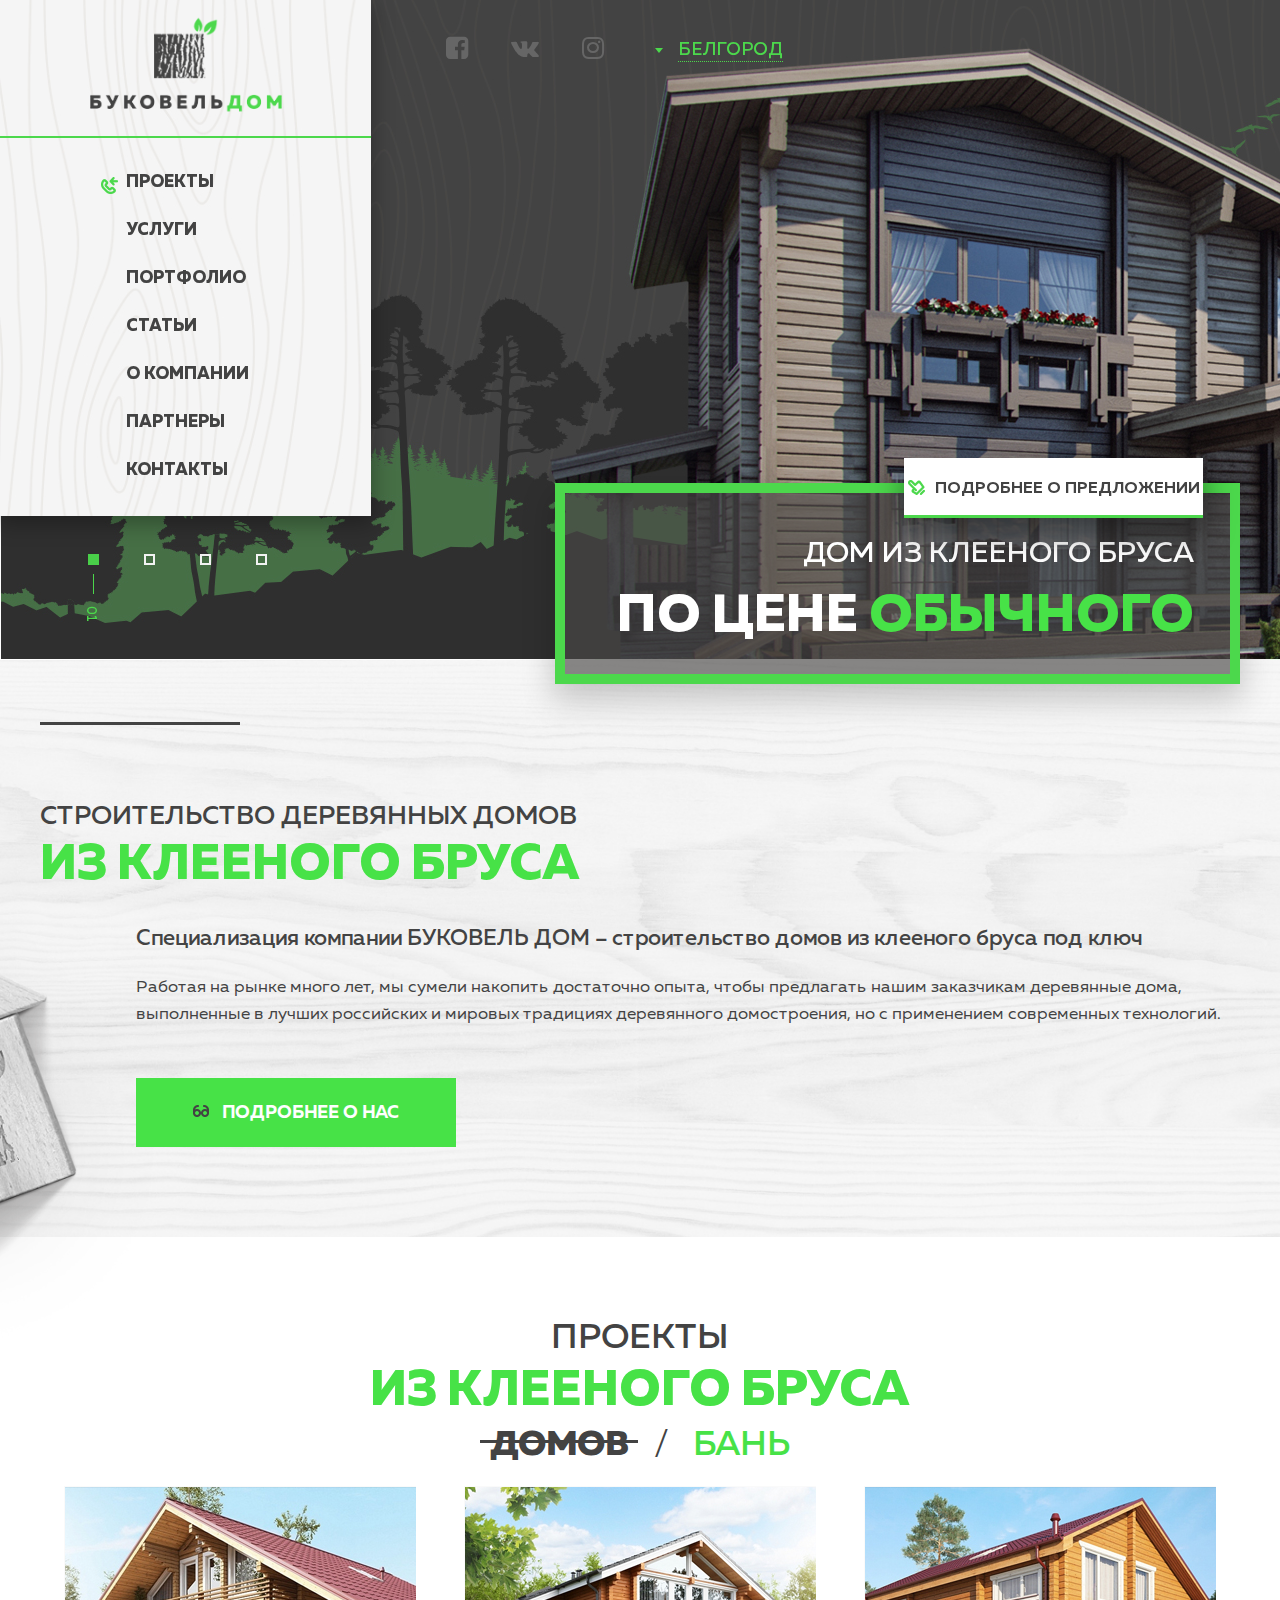
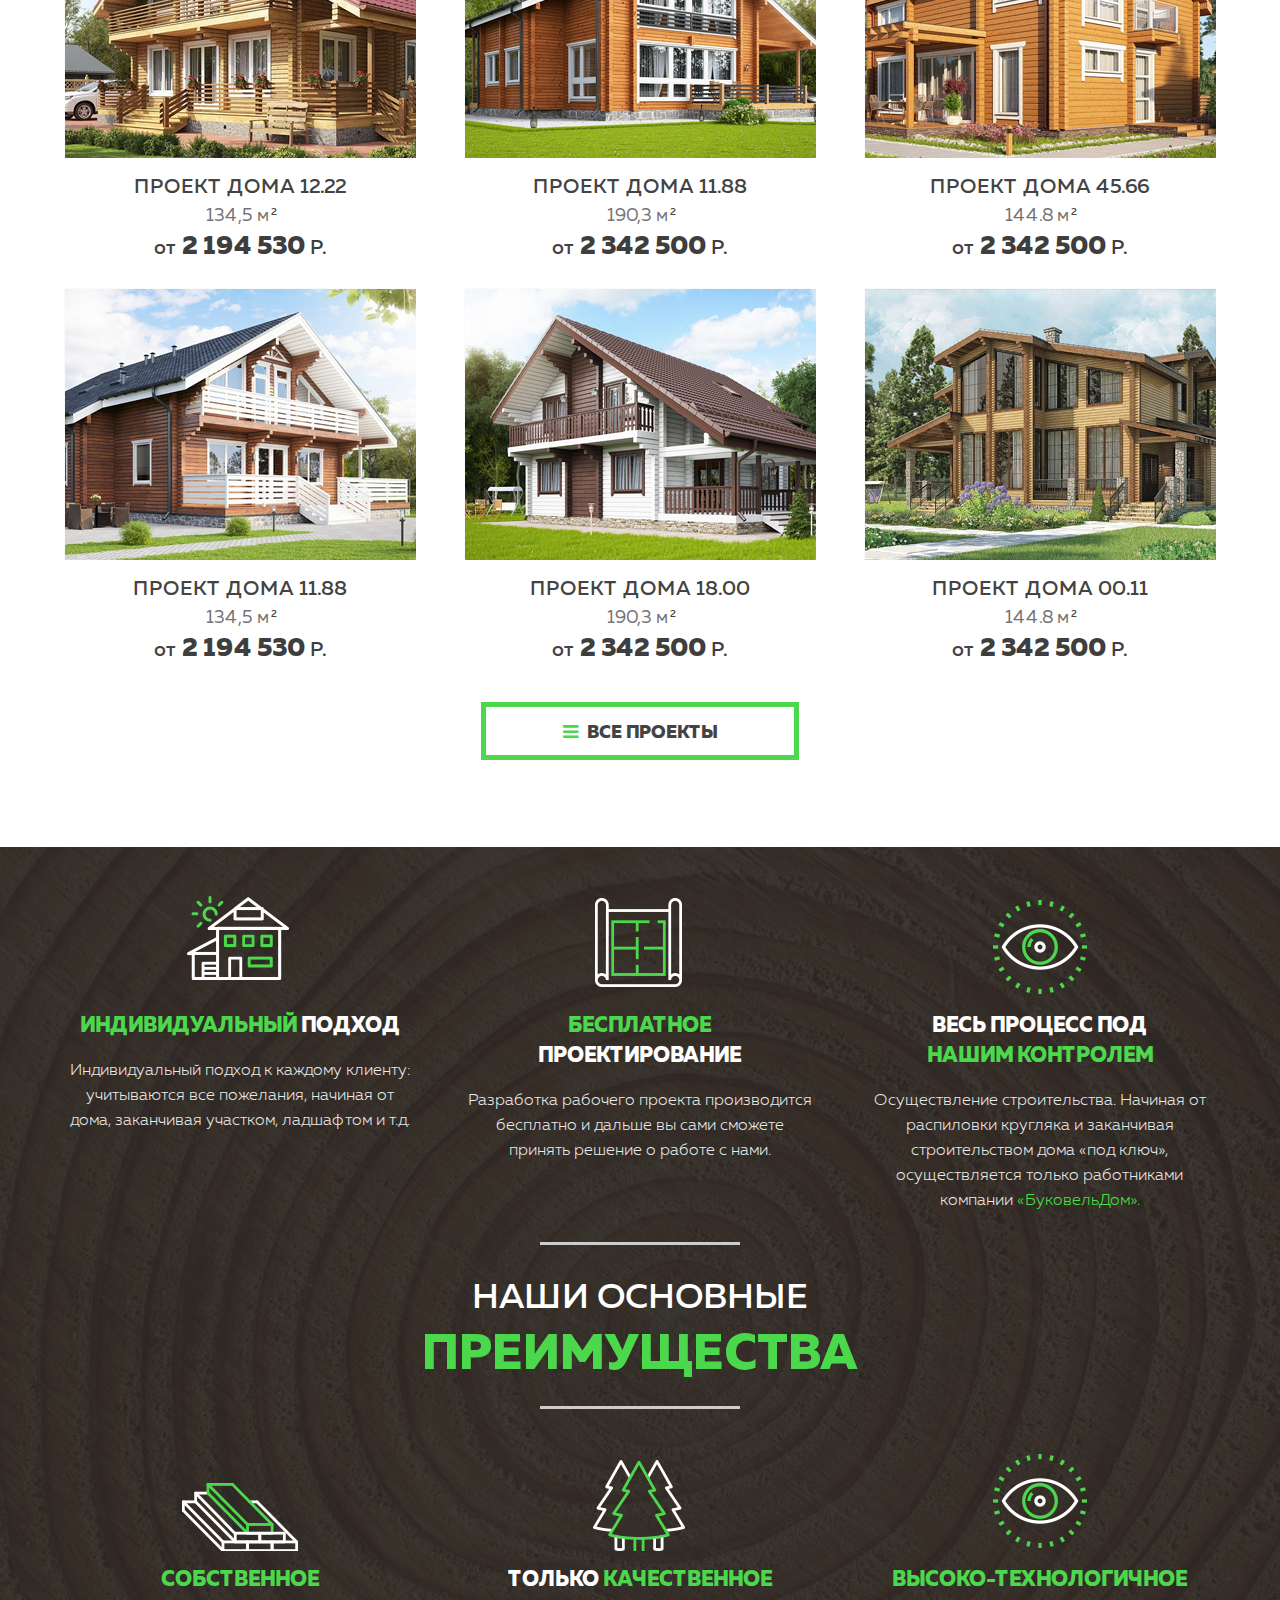
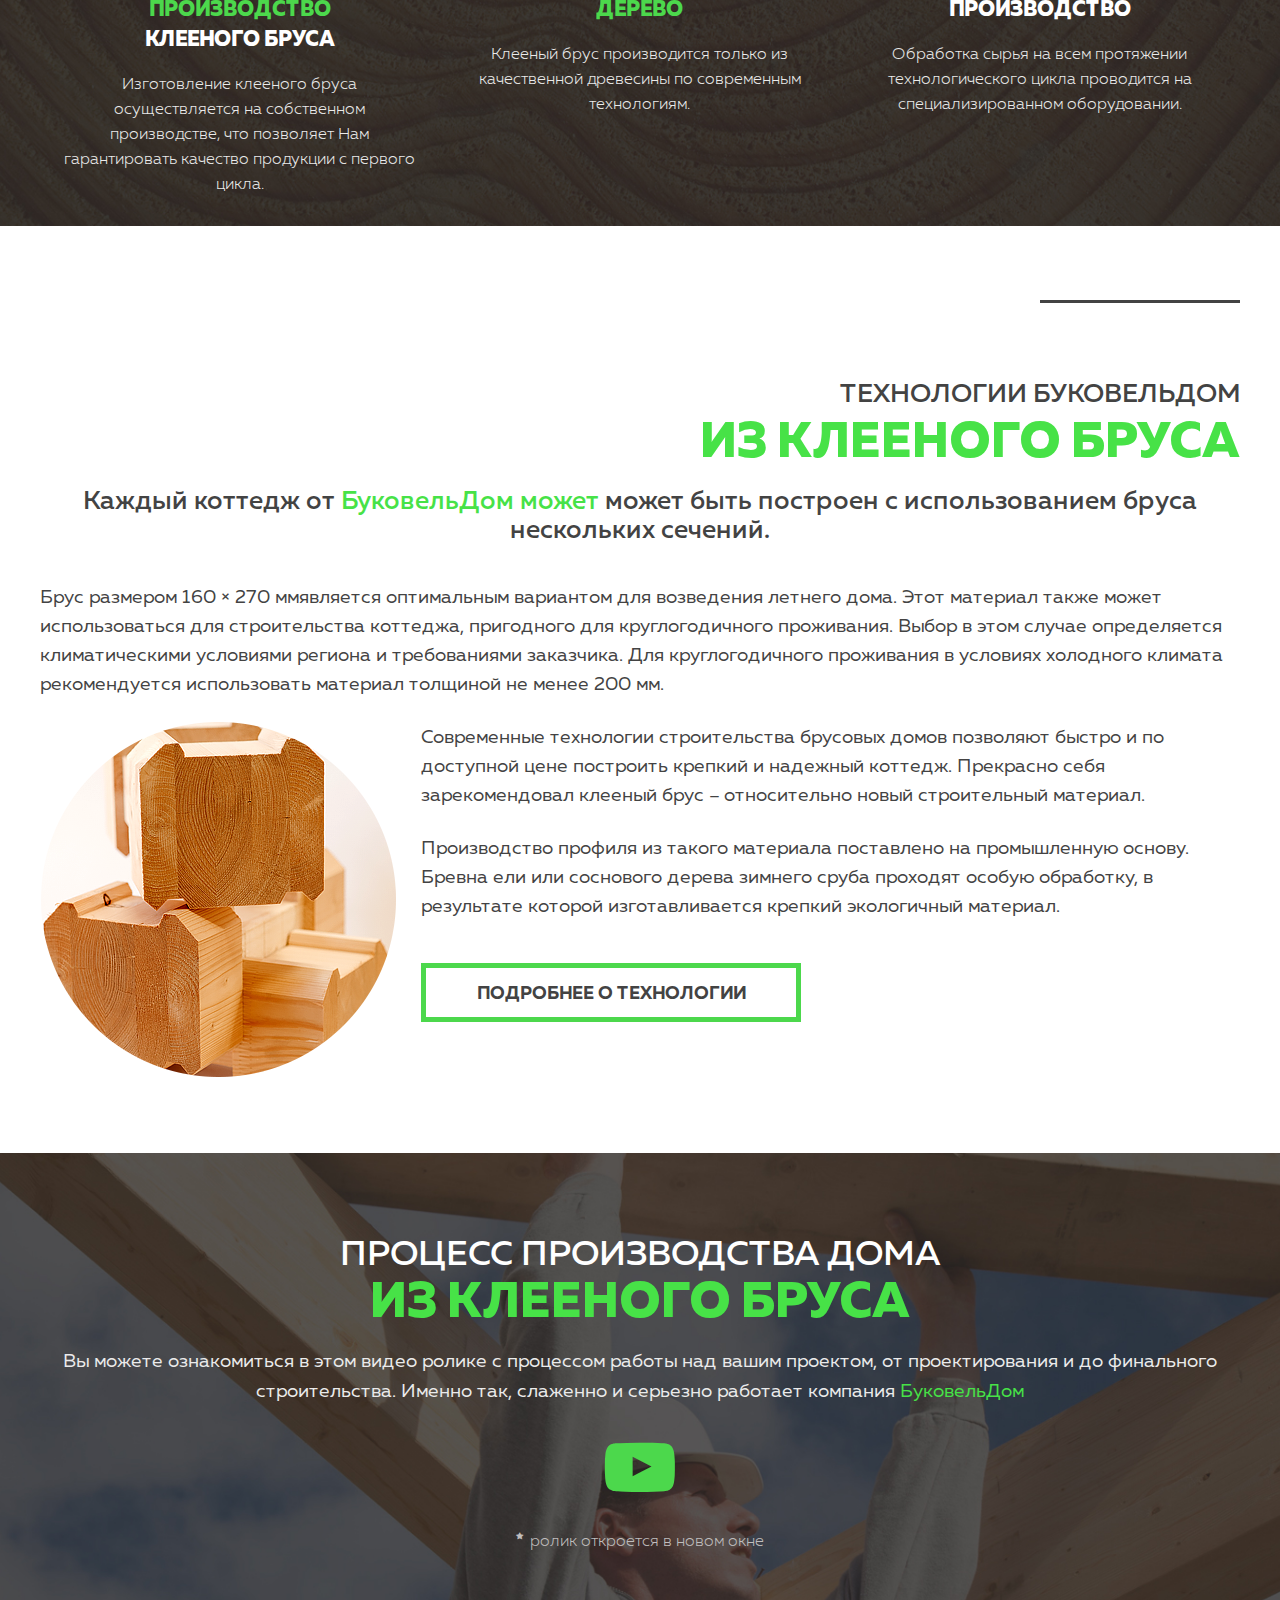
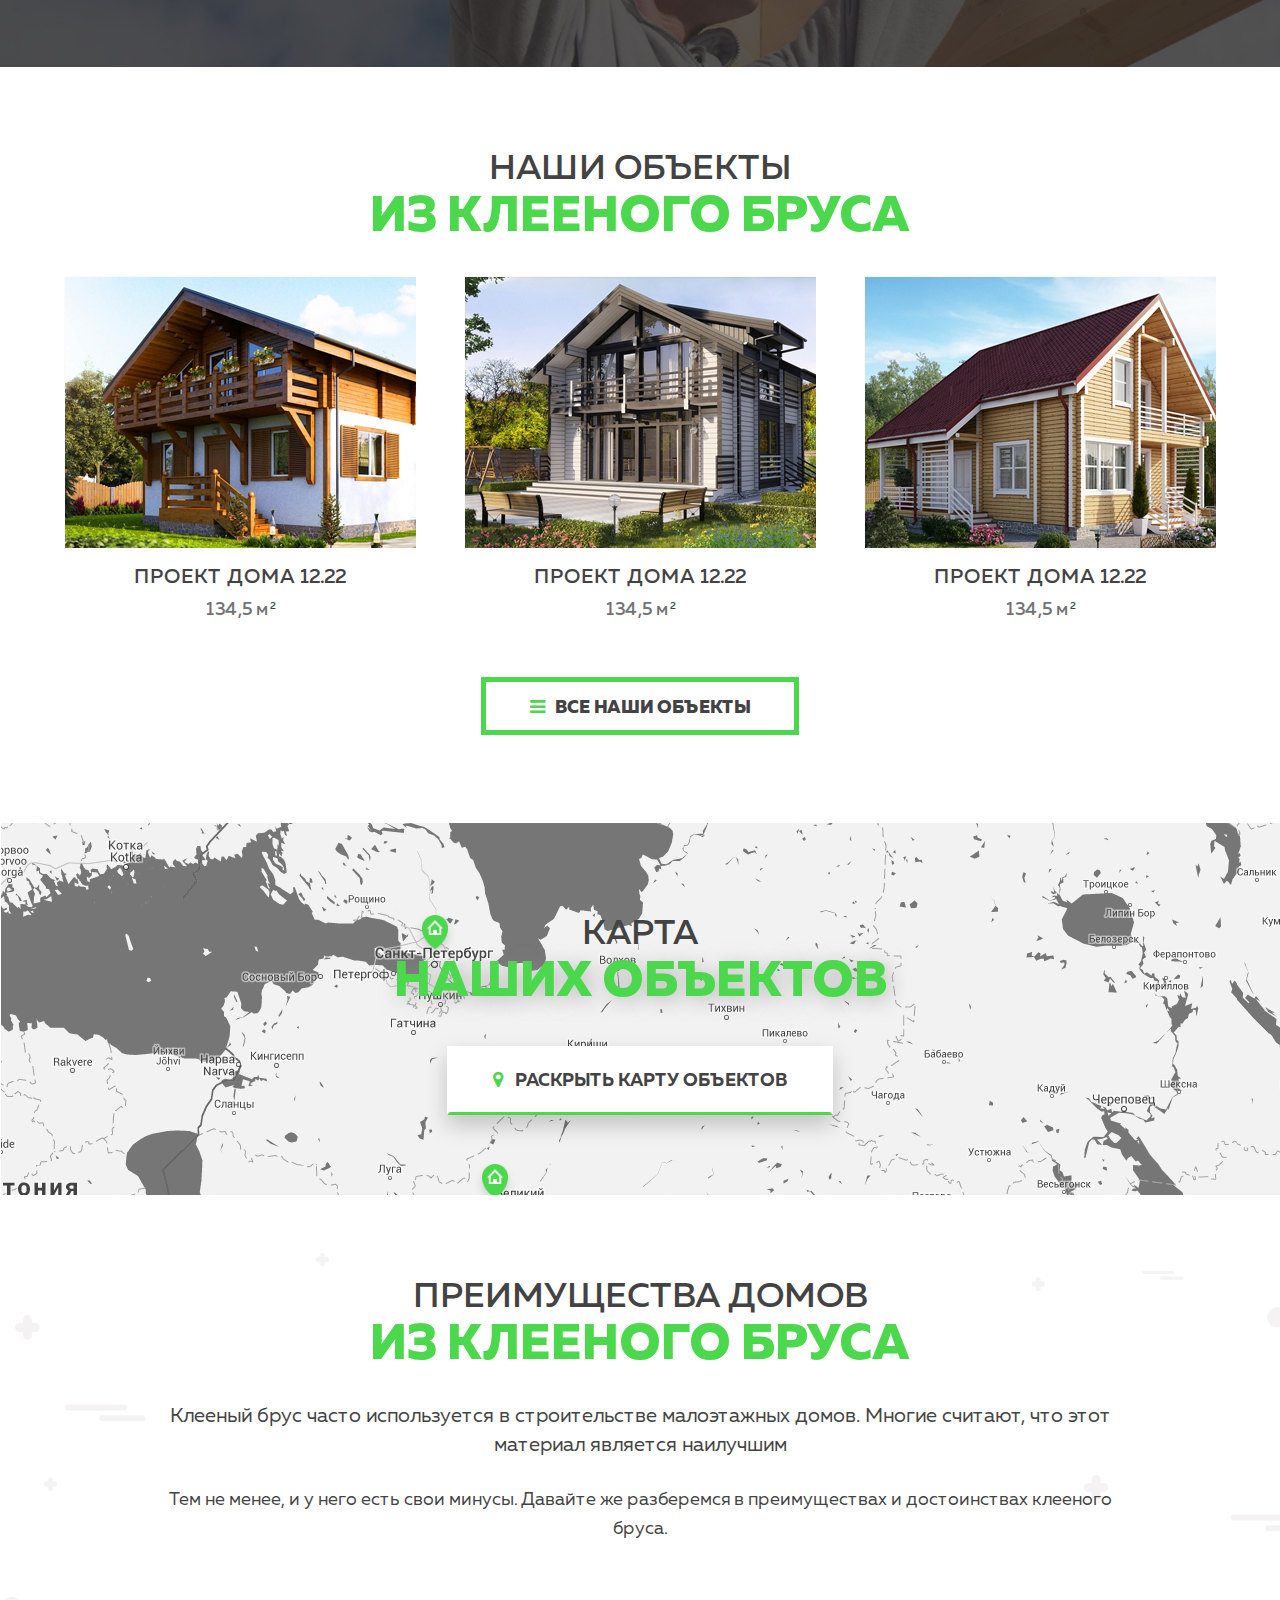
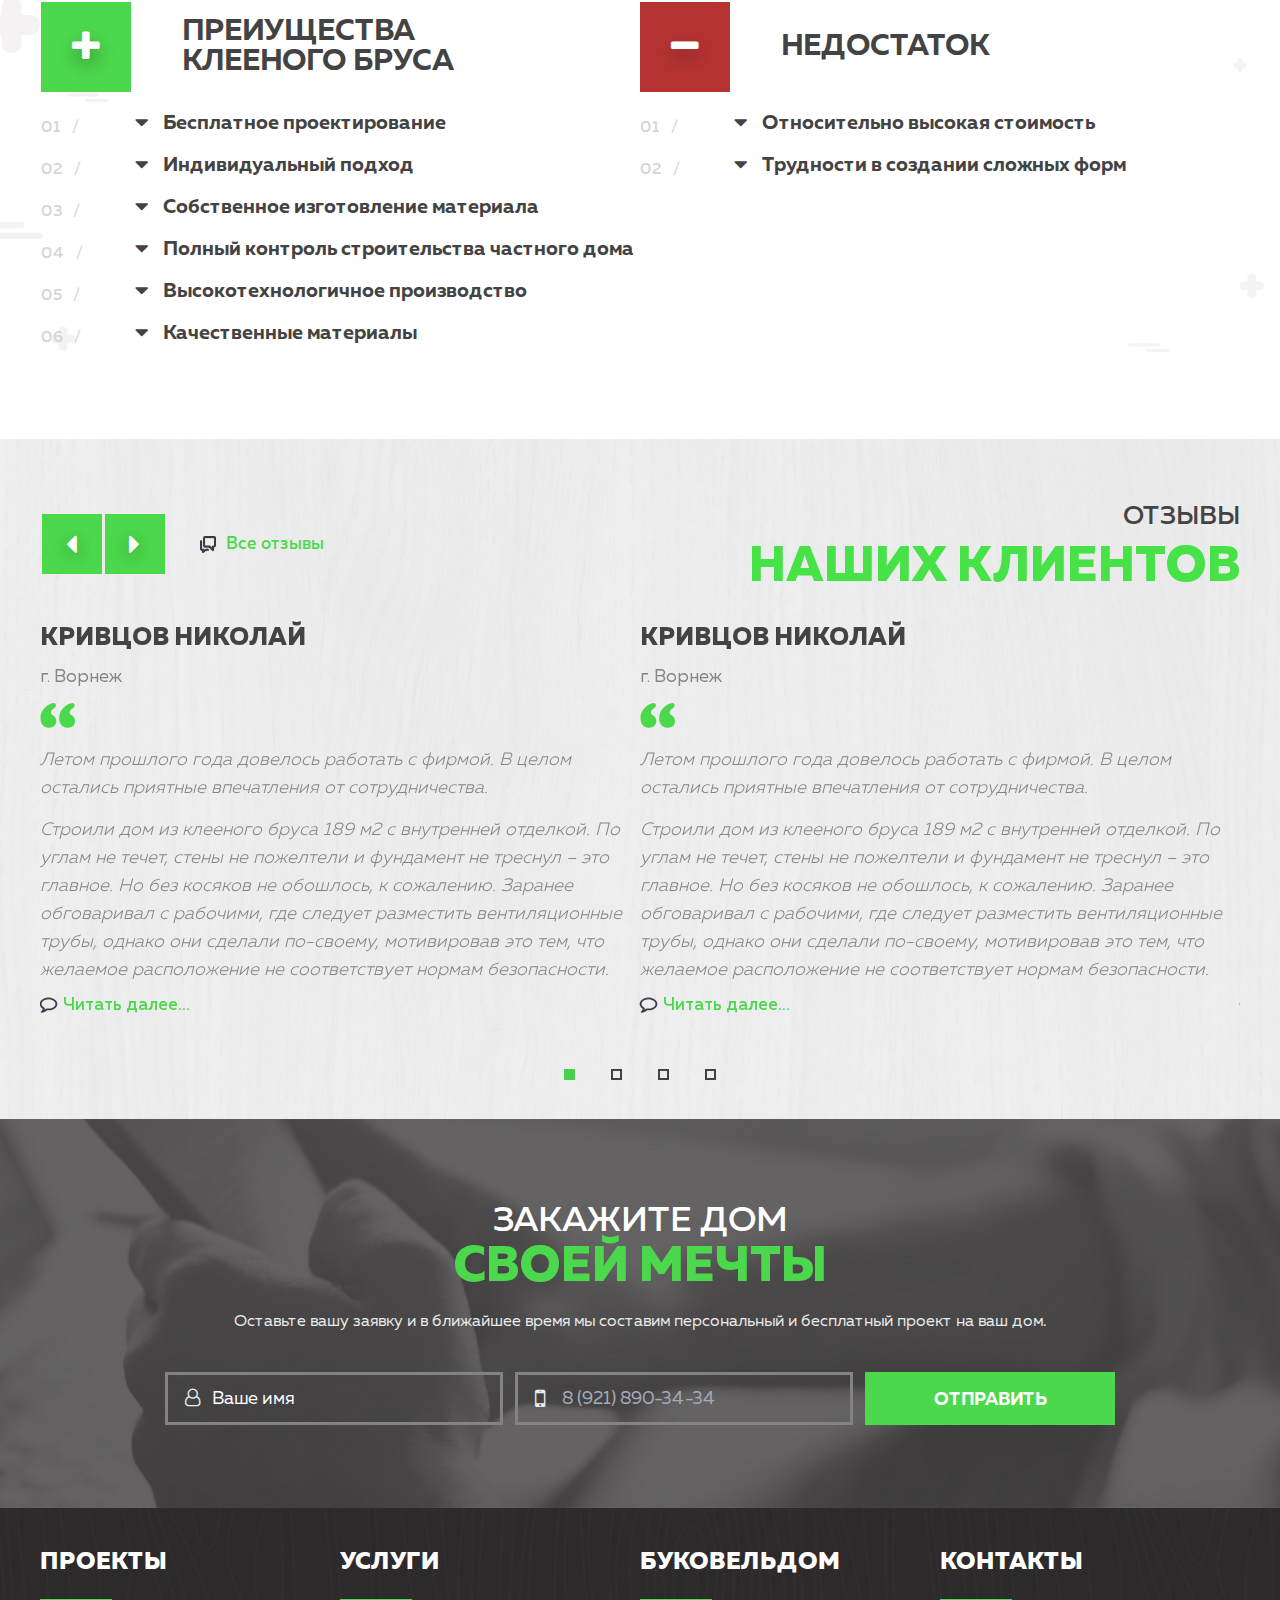
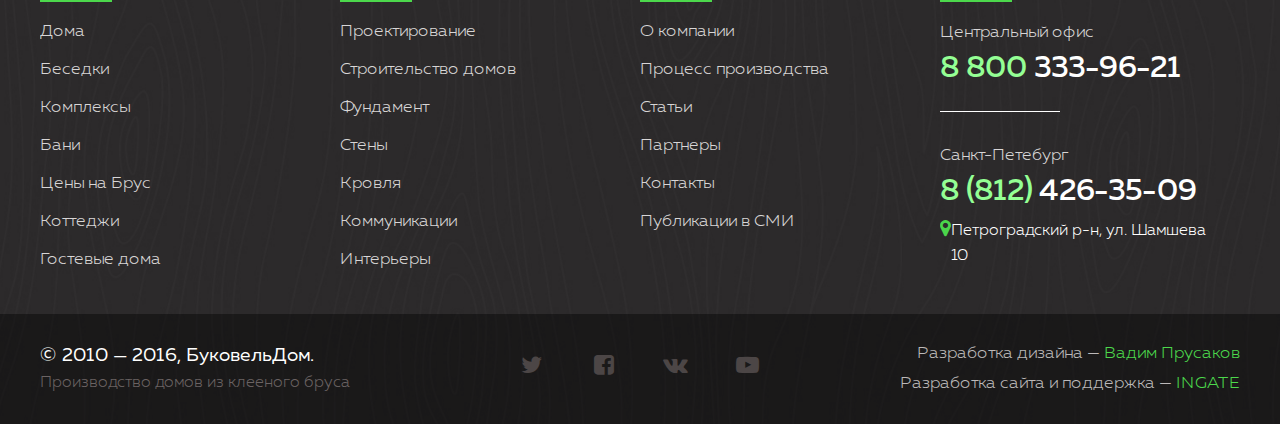
<file: index.html>
<!DOCTYPE html>

<html lang="ru">

<head>

	<meta charset="utf-8">

	<meta http-equiv="X-UA-Compatible" content="IE=edge" >

	<meta name="viewport" content="width=device-width, initial-scale=1.0">

	<meta name="description" content="">

	<link rel="stylesheet" type="text/css" href="vendors/css/animate.css">
	
	<link rel="stylesheet" type="text/css" href="style.css">

	<link rel="stylesheet" type="text/css" href="font-awesome.css">

	<link rel="stylesheet" type="text/css" href="responsive.css">

	<link rel="stylesheet" type="text/css" href="slick/slick.css">

	<link rel="stylesheet" href="vendors/css/jquery.mCustomScrollbar.css">

	<link rel="stylesheet" href="vendors/css/nouislider.css">

	<link rel="stylesheet" href="vendors/css/nouislider.tooltips.css">

	<link href="vendors/css/select2.css" rel="stylesheet" />

	<script type="text/javascript" src="vendors/js/jquery.js"></script>

	<script type="text/javascript" src="slick/slick.js"></script>

	<script src="vendors/js/nouislider.js"></script>

	<script src="vendors/js/jquery.mCustomScrollbar.concat.min.js"></script>

	<script src="vendors/js/select2.js"></script>


	<script type="text/javascript" src="vendors/js/wow.min.js"></script>
	<script>new WOW().init();</script>


	<link rel="icon" type="image/png" href="favicon/favicon.ico" sizes="16x16">

	
	<title>Title</title>
	

</head>

<body>

<div class="wrapper main-page">


	<!-- Header -->

	<header>

		<div class="header">
				
			<div class="header-top-row offset-ziro">
				
				<div class="col col-1">

					<div class="main-nav-box">

						<div class="top-row">
						
							<a class="logo-box" href="/">
								
								<img src="img/logo.png" alt="">

							</a>

						</div>

						<ul class="main-nav-list">

							<li><a class="main-nav-link" href="#">Проекты</a></li>
							<li><a class="main-nav-link" href="#">Услуги</a></li>
							<li><a class="main-nav-link" href="#">Портфолио</a></li>
							<li><a class="main-nav-link" href="#">Статьи</a></li>
							<li><a class="main-nav-link" href="#">О компании</a></li>
							<li><a class="main-nav-link" href="#">Партнеры</a></li>
							<li><a class="main-nav-link" href="#">Контакты</a></li>

						</ul>

					</div>

				</div>

				<div class="col col-2">
					
					<ul class="soc-icons-list">
						
						<li><a class="soc-icon-link facebook" href="#"><i class="fa fa-facebook-square" aria-hidden="true"></i></a></li>
						<li><a class="soc-icon-link vk" href="#"><i class="fa fa-vk" aria-hidden="true"></i></a></li>
						<li><a class="soc-icon-link instagram" href="#"><i class="fa fa-instagram" aria-hidden="true"></i></a></li>

					</ul>

				</div>

				<div class="col col-3 select-box">
					
					<div class="select-menu">
						
						<select  class="select-1">
							
							<option>Белгород</option>
							<option>Воронеж</option>
							<option>Москва</option>
							<option>Санкт-Петербург</option>
							<option>Курск</option>
							<option>Липецк</option>

						</select>

					</div>

				</div>

				<div class="col col-4 contacts-header">

					<h3>многоканальный телефон</h3>

					<a class="head-tel-link" href="tel:88003339621"><span class="green">8 800</span> 333-96-21</a>

					<button type="button" class="call-back-btn"><i class="call-back-icon"></i>Заказать звонок</button>

				</div>					

			</div>

			<div class="main-nav-sect">
				
				<div class="for-desc">

					<div class="row offset-ziro">
					
						<div class="col col-1">
							
							<a href="/" class="main-nav-logo-box">
								
								<img src="img/logo_main_menu.png" alt="">

							</a>

						</div>

						<div class="col col-2">
							
							<ul class="float-nav">

								<li><a class="nav-link active" href="#">Проекты</a></li>
								<li><a class="nav-link" href="#">Услуги</a></li>
								<li><a class="nav-link" href="#">Портфолио</a></li>
								<li><a class="nav-link" href="#">Статьи</a></li>
								<li><a class="nav-link" href="#">О компании</a></li>
								<li><a class="nav-link" href="#">Партнеры</a></li>
								<li><a class="nav-link" href="#">Контакты</a></li>

							</ul>

						</div>

						<div class="col col-3 for-desc-nav-contacts">
							
							<!-- <button class="float-call-back-btn"><i class="float-call-back-icon"></i></button> -->

							<a class="head-tel-link" href="tel:88003339621"><span class="green">8 800</span> 333-96-21</a>

							<button type="button" class="call-back-btn"><i class="call-back-icon"></i>Заказать звонок</button>

						</div>

					</div>

				</div>

				<div class="for-tab for-tab-nav">

					<div class="for-tab-nav-bg">

						<div class="row offset-ziro">
						
							<div class="col col-1 respmenubtn-box">
								
								<button class="respmenubtn">
									
									<span></span>
									<span></span>
									<span></span>

								</button>

							</div>

							<div class="col col-2">
								
								<a class="resp-logo" href="/">

									<div class="resp-logo-img-box">

										<img src="img/logo_main_menu.png" alt="">

									</div>

									<p>Буковель<span class="green-txt">Дом</span></p>

								</a>

							</div>

							<div class="col col-3 clearfix">
								
								<button class="phone-resp-btn right"></button>

							</div>

						</div>

					</div>

					<div class="tab-navigation">
						
						<ul class="tab-nav">

							<li><a href="#" class="tab-nav-link">Главная</a></li>
							<li><a href="#" class="tab-nav-link">Проекты</a></li>
							<li><a href="#" class="tab-nav-link">Услуги</a></li>
							<li><a href="#" class="tab-nav-link">Портфолио</a></li>
							<li><a href="#" class="tab-nav-link">Статьи</a></li>
							<li><a href="#" class="tab-nav-link">О компании</a></li>
							<li><a href="#" class="tab-nav-link">Партнеры</a></li>
							<li><a href="#" class="tab-nav-link">Контакты</a></li>

						</ul>

						<div class="contact-resp-nav">
							
							<h3>Звонок по России бесплатный</h3>

							<a class="contact-link" href="tel:88003339621"><span class="green">8 800</span> 333-96-21</a>

						</div>

					</div>

				</div>

			</div>

		</div>

								
	</header>

	<!-- /Header -->

		<!-- Content -->
			<div class="content">

				<!--  Popus  -->

				<!--  Popus  -->

					<div class="popup-calback">
						
						<div class="popup-bg"></div>

						<div class="callback-box">

							<div class="close-btn-box">

								<button class="close-popup-btn" type="button"><i class="close-x-icon"></i><span>Закрыть окно</span></button>

							</div>		

							<div class="callback-content">

								<div class="sect-h">
							
									<h3 class="center-txt">заказ</h3>

									<h2 class="center-txt green-txt">звонка</h2>

								</div>

								<p>Оставьте ваши контактные данные, и наши менеджеры свяжутся с вами в ближайшее время, чтобы обсудить все детали.</p>

								<div class="callback-form">

									<form>

										<div class="input-box">
											
											<i class="fa fa-user-o" aria-hidden="true"></i>
											<input type="text" placeholder="Ваше имя">

										</div>

										<div class="input-box">
											
											<i class="fa fa-mobile" aria-hidden="true"></i>
											<input type="tel" placeholder="Ваш телефон">

										</div>

										<div class="input-box btn-box">
											
											<button type="submit"><i class="fa fa-paper-plane-o" aria-hidden="true"></i>Отправить</button>

										</div>

									</form>

								</div>

							</div>

						</div>

					</div>

					<!--  Popup calback Tablet  -->

					<div class="popup-calback-tablet">
						
						<div class="popup-bg"></div>

						<div class="callback-tablet-box">

							<div class="callback-tablet-content">

								<div class="callback-tablet-h">

									<h3>Звонок по России бесплатный</h3>

									<a href="tel:88003339621" class="callback-tablet-tel"><span class="green-txt">8 800</span> 333-96-21</a>

								</div>

								<p>Оставьте вашу заявку и в ближайшее время мы составим персональный и бесплатный проект на ваш дом</p>

								<div class="callback-form">

									<form>

										<div class="input-box">
											
											<i class="fa fa-user-o" aria-hidden="true"></i>
											<input type="text" placeholder="Ваше имя">

										</div>

										<div class="input-box">
											
											<i class="fa fa-mobile" aria-hidden="true"></i>
											<input type="tel" placeholder="Ваш телефон">

										</div>

										<div class="input-box btn-box">
											
											<button type="submit">Отправить</button>

										</div>

									</form>

								</div>

							</div>

						</div>

					</div>

					<!--  /Popup calback Tablet  -->

					<!--  //////////////////////////////  -->

					<!-- <div class="popup-video">
						
						<div class="popup-bg"></div>

						<div class="popup-video-box">

							<div class="close-btn-box">

								<button class="close-popup-btn" type="button"><i class="close-x-icon"></i><span>Закрыть окно</span></button>

							</div>

							<div class="video-box" id="video-placeholder">
								
								

							</div>

						</div>

					</div> -->

					<!--  //////////////////////////////  -->

					<div class="popup-credit">
						
						<div class="popup-bg"></div>

						<div class="popup-credit-box">

							<div class="close-btn-box">

								<button class="close-popup-btn" type="button"><i class="close-x-icon"></i><span>Закрыть окно</span></button>

							</div>

							<div class="credit-box">
								
								<div class="sect-h">
							
									<h3 class="center-txt">Расчет</h3>

									<h2 class="center-txt green-txt">кредита</h2>

								</div>

								<div class="credit-content">
									
									<p>В данном окне вы можете сделать <span class="uppercase">предварительный</span> расчет кредита. Для уточнения, позвоните по телефону <a href="tel:88003339621" class="green-txt credit-tel-link">8 800 333-96-21</a> и наши менеджеры сделают вам более точный кредитный расчет под ваши условия.</p>

									<div class="credit-form offset-ziro">

										<form>

											<div class="credit-row">
												
												<div class="credit-input-box focus-group focus">

													<div class="col col-1">

														<h3>Стоимость дома</h3>

														<input type="text" placeholder="999999">

													</div>

													<p class="rub col col-2">руб.</p>

												</div>

											</div>

											<div class="credit-row">
												
												<div class="credit-input-box focus-group focus">

													<div class="col col-1">

														<h3>Cумма первоначального взноса</h3>

														<input type="text" placeholder="999999">

													</div>

													<p class="rub col col-2">руб.</p>

												</div>

											</div>

											<div class="credit-row">
												
												<div class="credit-input-box focus-group focus">

													<div class="col col-1">

														<h3>Планируемый срок кредита</h3>

														<input type="text" placeholder="999999">

													</div>

													<p class="rub col col-2">мес.</p>

												</div>

											</div>

											<div class="credit-row">
												
												<div class="credit-input-box focus-group focus">

													<div class="col col-1">

														<h3>Сумма кредита</h3>

														<input type="text" placeholder="999999">

													</div>

													<p class="rub col col-2">руб.</p>

												</div>

											</div>										

											<div class="credit-row credit-btn-box">
												
												<button class="popup-credit-btn"><i class="fa fa-calculator" aria-hidden="true"></i>Рассчитать</button>

											</div>

										</form>

									</div>

								</div>

							</div>

						</div>

					</div>

					<!--  Popup credit Tablet  -->

					<div class="popupcredit-tablet">
						
						<div class="popup-bg"></div>

						<div class="credit-tablet-box">

							<div class="credit-tablet-content">

								<div class="close-btn-box">

									<button class="close-popup-btn" type="button"><i class="close-x-icon"></i><span>Закрыть окно</span></button>

								</div>

								<div class="popupcredit-tablet-scroll-box">

									<div class="sect-h">
								
										<h3 class="center-txt">Расчет</h3>

										<h2 class="center-txt green-txt">кредита</h2>

									</div>

									<p>В данном окне вы можете сделать <span class="uppercase">предварительный</span> расчет кредита. Для уточнения, позвоните по телефону <a href="tel:88003339621" class="green-txt credit-tel-link">8 800 333-96-21</a> и наши менеджеры сделают вам более точный кредитный расчет под ваши условия.</p>


									<div class="credit-tablet-form offset-ziro">

										<form>

											<div class="credit-row">
												
												<div class="credit-input-box focus-group focus">

													<div class="col col-1">

														<h3>Стоимость дома</h3>

														<input type="text" placeholder="999999">

													</div>

													<p class="rub col col-2">руб.</p>

												</div>

											</div>

											<div class="credit-row">
												
												<div class="credit-input-box focus-group focus">

													<div class="col col-1">

														<h3>Cумма первоначального взноса</h3>

														<input type="text" placeholder="999999">

													</div>

													<p class="rub col col-2">руб.</p>

												</div>

											</div>

											<div class="credit-row">
												
												<div class="credit-input-box focus-group focus">

													<div class="col col-1">

														<h3>Планируемый срок кредита</h3>

														<input type="text" placeholder="999999">

													</div>

													<p class="rub col col-2">мес.</p>

												</div>

											</div>

											<div class="credit-row">
												
												<div class="credit-input-box focus-group focus">

													<div class="col col-1">

														<h3>Сумма кредита</h3>

														<input type="text" placeholder="999999">

													</div>

													<p class="rub col col-2">руб.</p>

												</div>

											</div>										

											<div class="credit-row credit-btn-box">
												
												<button class="popup-credit-btn">Рассчитать</button>

											</div>

										</form>

									</div>

								</div>

							</div>

						</div>

					</div>

					<!--  /Popup credit Tablet  -->

					<!--  //////////////////////////////  -->

					<div class="popup-credit-result">
						
						<div class="popup-bg"></div>

						<div class="popup-credit-result-box">

							<div class="close-btn-box">

								<button class="close-popup-btn" type="button"><i class="close-x-icon"></i><span>Закрыть окно</span></button>

							</div>

							<div class="credit-box">
								
								<div class="sect-h">
							
									<h3 class="center-txt">Расчет</h3>

									<h2 class="center-txt green-txt">кредита</h2>

								</div>

								<!-- <div class="credit-content">
									
									<p>В данном окне вы можете сделать <span class="uppercase">предварительный</span> расчет кредита. Для уточнения, позвоните по телефону <a href="tel:88003339621" class="green-txt credit-tel-link">8 800 333-96-21</a> и наши менеджеры сделают вам более точный кредитный расчет под ваши условия.</p>

								</div> -->

								<div class="sect-h">
							
									<h3 class="center-txt">Итого</h3>

								</div>

								<div class="credit-content-last">

									<p>При покупке дома стоимостью <span class="font-medium">1 248 800</span> с первоначальным <span class="font-medium">взносом 800 000</span> минимальный ежемесячный платеж за кредит на <span class="font-medium">36 месяцев</span> по ставке <span class="font-medium">14.5 процентов годовых</span> составит:</p>

								</div>

								<div class="credite-price-box">
									
									<p class="credit-price">15 448,13 <span class="credit-rub">р.</span></p>

									<p class="bank-txt">по программе банка <a href="#" class="green-txt bank-link">Крокус Банк</a></p>

								</div>

								<div class="credit-row">
												
									<button class="popup-credit-btn"><i class="fa fa-calculator" aria-hidden="true"></i>Новый расчет</button>

								</div>

							</div>

						</div>

					</div>


					<!--  Popup Credit Result Tablet  -->

					<div class="popup-credit-result-tablet">
						
						<div class="popup-bg"></div>

						<div class="popup-credit-result-tablet-box">

							<div class="close-btn-box">

								<button class="close-popup-btn" type="button"><i class="close-x-icon"></i><span>Закрыть окно</span></button>

							</div>

							<div class="credit-box credit-result-tablet-scroll">
								
								<div class="sect-h">
							
									<h3 class="center-txt">Расчет</h3>

									<h2 class="center-txt green-txt">кредита</h2>

								</div>

								<div class="sect-h">
							
									<h3 class="center-txt">Итого</h3>

								</div>

								<div class="credit-content-last">

									<p>При покупке дома стоимостью <span class="font-medium">1 248 800</span> с первоначальным <span class="font-medium">взносом 800 000</span> минимальный ежемесячный платеж за кредит на <span class="font-medium">36 месяцев</span> по ставке <span class="font-medium">14.5 процентов годовых</span> составит:</p>

								</div>

								<div class="credite-price-box">
									
									<p class="credit-price">15 448,13 <span class="credit-rub">р.</span></p>

									<p class="bank-txt">по программе банка <a href="#" class="green-txt bank-link">Крокус Банк</a></p>

								</div>

								<div class="credit-row">
												
									<button class="popup-credit-btn">Новый расчет</button>

								</div>

							</div>

						</div>

					</div>

					<!--  /Popup Credit Result Tablet  -->

				<!--  //////////////////////////////  -->

				<div class="popup-video">
					
					<div class="popup-bg"></div>

					<div class="popup-video-box">

						<div class="close-btn-box">

							<button class="close-popup-btn" type="button"><i class="close-x-icon"></i><span>Закрыть окно</span></button>

						</div>

						<div class="video-box">
							
							<iframe width="560" height="315" src="https://www.youtube.com/embed/Re2hxifRCiY" allowfullscreen id="video"></iframe>

						</div>

					</div>

				</div>

				<!-- /Popus -->

				<section class="sect-1 show-main-float-nav-coor">

					<div class="for-resp-slideinfo row"></div>
					
					<div class="slider-main slider_1">

						<div>

							<img class="slide-img" src="img/slide_1.jpg" alt="">

							<div class="row">
								
								<div class="slide-info">

									<a href="#1" class="morelink-slide"><i class="slide-icon-more"></i>Подробнее о предложении</a>
									
									<h3>Дом из клееного бруса</h3>

									<h2><span class="font-70">По цене</span> <span class="green-txt">обычного</span></h2>

								</div>

							</div>

						</div>

						<div>

							<img class="slide-img" src="img/slide_2.jpg" alt="">

							<div class="row">
								
								<div class="slide-info">

									<a href="#2" class="morelink-slide"><i class="slide-icon-more"></i>Подробнее о предложении</a>
									
									<h3>Слайдер</h3>

									<h2><span class="green-txt">2</span></h2>

								</div>

							</div>

						</div>

						<div>

							<img class="slide-img" src="img/slide_1.jpg" alt="">

							<div class="row">
								
								<div class="slide-info">

									<a href="#3" class="morelink-slide"><i class="slide-icon-more"></i>Подробнее о предложении</a>
									
									<h3>Слайдер</h3>

									<h2><span class="green-txt">3</span></h2>

								</div>

							</div>

						</div>

						<div>

							<img class="slide-img" src="img/slide_2.jpg" alt="">

							<div class="row">
								
								<div class="slide-info">

									<a href="#4" class="morelink-slide"><i class="slide-icon-more"></i>Подробнее о предложении</a>
									
									<h3>Слайдер</h3>

									<h2><span class="green-txt">4</span></h2>

								</div>

							</div>

						</div>

					</div>

					<div class="slide-bottom-row row offset-ziro">

						<div class="slick-dots-append for-slider-main"></div>

						<div class="for-tab">

							<div class="slide-info-box">
										
								<div class="slide-info change-content">

									<a href="#" class="morelink-slide"><i class="slide-icon-more"></i>Подробнее о предложении</a>
									
									<h3>Дом из клееного бруса</h3>

									<h2><span class="font-70">По цене</span> <span class="green-txt">обычного</span></h2>

								</div>

							</div>

						</div>

					</div>

					<!-- <div class="for-resp-slidei-btn row"></div> -->

				</section>

				<section class="sect-2">
					
					<div class="row">

						<div class="sect-h-box">
						
							<h3>Строительство деревянных домов</h3>

							<h2 class="green-txt">из клееного бруса</h2>

						</div>

						<div class="article two-cols offset-ziro">
							
							<div class="col col-1 tab-novisible">
								
								<div class="float-box">
									
									<img src="img/float_img_1.png" alt="Строительство деревянных домов из клееного бруса" >

								</div>

							</div>

							<div class="col col-2">
								
								<h4>Специализация компании БУКОВЕЛЬ ДОМ – строительство домов из клееного бруса под ключ</h4>

								<p>Работая на рынке много лет, мы сумели накопить достаточно опыта, чтобы предлагать нашим заказчикам 
								деревянные дома, выполненные в лучших российских и мировых традициях деревянного домостроения, но с 
								применением современных технологий.</p>

								<a class="more-link" href="#"><i class="more-see-icon"></i>Подробнее о нас</a>

							</div>

						</div>

					</div>

				</section>

				<section class="sect-3">
					
					<div class="row projects-sect">
						
						<h3 class="h-sect center-txt" >Проекты</h3>
						<h2 class="h-sect center-txt green-txt">из клееного бруса</h2>

						<ul class="project-views-list">
							
							<li><a class="project-views-link" href="#">домов</a></li>
							<li><a class="project-views-link active" href="#">Бань</a></li>

						</ul>

						<div class="thumbnails-projects offset-ziro">
							
							<div class="thumbnail-box">
								
								<div class="thumbnail">
									
									<div class="photo-box">

										<div class="photo">

											<img src="projects/photo_1.jpg" alt="">

										</div>

										<div class="mask">
											
											<a class="more-link"><i class="cube-icon"></i>Подробнее о проекте</a>

										</div>

									</div>

									<div class="thumbnail-txt">

										<p class="p-1">Проект дома 12.22</p>

										<p class="p-2">134,5 м<span class="sq">2</span></p>

										<p class="p-3 bold-txt">от <span>2 194 530</span> <span class="rub">р.</span></p>

									</div>

								</div>

							</div>

							<div class="thumbnail-box">
								
								<div class="thumbnail">
									
									<div class="photo-box">

										<div class="photo">

											<img src="projects/photo_2.jpg" alt="">

										</div>

										<div class="mask">
											
											<a class="more-link"><i class="cube-icon"></i>Подробнее о проекте</a>

										</div>

									</div>

									<div class="thumbnail-txt">

										<p class="p-1">Проект дома 11.88</p>

										<p class="p-2">190,3 м<span class="sq">2</span></p>

										<p class="p-3 bold-txt">от <span>2 342 500</span> <span class="rub">р.</span></p>

									</div>

								</div>

							</div>	

							<div class="thumbnail-box">
								
								<div class="thumbnail">
									
									<div class="photo-box">

										<div class="photo">

											<img src="projects/photo_3.jpg" alt="">

										</div>

										<div class="mask">
											
											<a class="more-link"><i class="cube-icon"></i>Подробнее о проекте</a>

										</div>

									</div>

									<div class="thumbnail-txt">

										<p class="p-1">Проект дома 45.66</p>

										<p class="p-2">144.8 м<span class="sq">2</span></p>

										<p class="p-3 bold-txt">от <span>2 342 500</span> <span class="rub">р.</span></p>

									</div>

								</div>

							</div>	

							<div class="thumbnail-box">
								
								<div class="thumbnail">
									
									<div class="photo-box">

										<div class="photo">

											<img src="projects/photo_4.jpg" alt="">

										</div>

										<div class="mask">
											
											<a class="more-link"><i class="cube-icon"></i>Подробнее о проекте</a>

										</div>

									</div>

									<div class="thumbnail-txt">

										<p class="p-1">Проект дома 11.88</p>

										<p class="p-2">134,5 м<span class="sq">2</span></p>

										<p class="p-3 bold-txt">от <span>2 194 530</span> <span class="rub">р.</span></p>

									</div>

								</div>

							</div>	

							<div class="thumbnail-box">
								
								<div class="thumbnail">
									
									<div class="photo-box">

										<div class="photo">

											<img src="projects/photo_5.jpg" alt="">

										</div>

										<div class="mask">
											
											<a class="more-link"><i class="cube-icon"></i>Подробнее о проекте</a>

										</div>

									</div>

									<div class="thumbnail-txt">

										<p class="p-1">Проект дома 18.00</p>

										<p class="p-2">190,3 м<span class="sq">2</span></p>

										<p class="p-3 bold-txt">от <span>2 342 500</span> <span class="rub">р.</span></p>

									</div>

								</div>

							</div>	

							<div class="thumbnail-box">
								
								<div class="thumbnail">
									
									<div class="photo-box">

										<div class="photo">

											<img src="projects/photo_6.jpg" alt="">

										</div>

										<div class="mask">
											
											<a class="more-link"><i class="cube-icon"></i>Подробнее о проекте</a>

										</div>

									</div>

									<div class="thumbnail-txt">

										<p class="p-1">Проект дома 00.11</p>

										<p class="p-2">144.8 м<span class="sq">2</span></p>

										<p class="p-3 bold-txt">от <span>2 342 500</span> <span class="rub">р.</span></p>

									</div>

								</div>

							</div>	

						</div>

						<div class="our-projects-slider-box">

							<div class="our-projects-slider thumbnails-projects">
							
								<div class="thumbnail-box">
									
									<div class="thumbnail">
										
										<div class="photo-box">

											<div class="photo">

												<img src="projects/photo_1.jpg" alt="">

											</div>

											<div class="mask">
												
												<a class="more-link"><i class="cube-icon"></i>Подробнее о проекте</a>

											</div>

										</div>

										<div class="thumbnail-txt">

											<p class="p-1">Проект дома 12.22</p>

											<p class="p-2">134,5 м<span class="sq">2</span></p>

											<p class="p-3 bold-txt">от <span>2 194 530</span> <span class="rub">р.</span></p>

										</div>

									</div>

								</div>

								<div class="thumbnail-box">
									
									<div class="thumbnail">
										
										<div class="photo-box">

											<div class="photo">

												<img src="projects/photo_2.jpg" alt="">

											</div>

											<div class="mask">
												
												<a class="more-link"><i class="cube-icon"></i>Подробнее о проекте</a>

											</div>

										</div>

										<div class="thumbnail-txt">

											<p class="p-1">Проект дома 11.88</p>

											<p class="p-2">190,3 м<span class="sq">2</span></p>

											<p class="p-3 bold-txt">от <span>2 342 500</span> <span class="rub">р.</span></p>

										</div>

									</div>

								</div>	

								<div class="thumbnail-box">
									
									<div class="thumbnail">
										
										<div class="photo-box">

											<div class="photo">

												<img src="projects/photo_3.jpg" alt="">

											</div>

											<div class="mask">
												
												<a class="more-link"><i class="cube-icon"></i>Подробнее о проекте</a>

											</div>

										</div>

										<div class="thumbnail-txt">

											<p class="p-1">Проект дома 45.66</p>

											<p class="p-2">144.8 м<span class="sq">2</span></p>

											<p class="p-3 bold-txt">от <span>2 342 500</span> <span class="rub">р.</span></p>

										</div>

									</div>

								</div>	

								<div class="thumbnail-box">
									
									<div class="thumbnail">
										
										<div class="photo-box">

											<div class="photo">

												<img src="projects/photo_4.jpg" alt="">

											</div>

											<div class="mask">
												
												<a class="more-link"><i class="cube-icon"></i>Подробнее о проекте</a>

											</div>

										</div>

										<div class="thumbnail-txt">

											<p class="p-1">Проект дома 11.88</p>

											<p class="p-2">134,5 м<span class="sq">2</span></p>

											<p class="p-3 bold-txt">от <span>2 194 530</span> <span class="rub">р.</span></p>

										</div>

									</div>

								</div>	

								<div class="thumbnail-box">
									
									<div class="thumbnail">
										
										<div class="photo-box">

											<div class="photo">

												<img src="projects/photo_5.jpg" alt="">

											</div>

											<div class="mask">
												
												<a class="more-link"><i class="cube-icon"></i>Подробнее о проекте</a>

											</div>

										</div>

										<div class="thumbnail-txt">

											<p class="p-1">Проект дома 18.00</p>

											<p class="p-2">190,3 м<span class="sq">2</span></p>

											<p class="p-3 bold-txt">от <span>2 342 500</span> <span class="rub">р.</span></p>

										</div>

									</div>

								</div>	

								<div class="thumbnail-box">
									
									<div class="thumbnail">
										
										<div class="photo-box">

											<div class="photo">

												<img src="projects/photo_6.jpg" alt="">

											</div>

											<div class="mask">
												
												<a class="more-link"><i class="cube-icon"></i>Подробнее о проекте</a>

											</div>

										</div>

										<div class="thumbnail-txt">

											<p class="p-1">Проект дома 00.11</p>

											<p class="p-2">144.8 м<span class="sq">2</span></p>

											<p class="p-3 bold-txt">от <span>2 342 500</span> <span class="rub">р.</span></p>

										</div>

									</div>

								</div>

							</div>

							<div class="our-projects-slider-arrows"></div>

						</div>

						<div>
								
							<button class="all-projects"><i class="fa fa-bars" aria-hidden="true"></i>Все проекты</button>

						</div>

					</div>

				</section>

				<section class="sect-4">
					
					<div class="row">

						<div class="for-resp-advantages-h">
							
							<div class="advantages-h">
								
								<h3>наши основные</h3>
								<h2 class="green">преимущества</h2>

							</div>

						</div>
						
						<div class="advantages offset-ziro">
							
							<div class="col">
								
								<div class="icon thumb-icon-1"></div>

								<div>

									<h3><span class="green">Индивидуальный</span> подход</h3>

									<p>Индивидуальный подход к каждому клиенту: учитываются все пожелания, начиная от дома, заканчивая участком, ладшафтом и т.д.</p>

								</div>

							</div>

							<div class="col">
								
								<div class="icon thumb-icon-2"></div>

								<div>

									<h3><span class="green">Бесплатное</span> проектирование</h3>

									<p>Разработка рабочего проекта производится бесплатно и дальше вы сами сможете принять решение о работе с нами.</p>

								</div>

							</div>

							<div class="col">
								
								<div class="icon thumb-icon-3"></div>

								<div>

									<h3>Весь процесс под <br /><span class="green">нашим контролем</span></h3>

									<p>Осуществление строительства. Начиная от распиловки кругляка и заканчивая строительством дома «под ключ», осуществляется только работниками компании <a href="#" class="green-txt">«БуковельДом».</a></p>

								</div>

							</div>

							<div class="advantages-h">
								
								<h3>наши основные</h3>
								<h2 class="green">преимущества</h2>

							</div>
							
							<div class="col">
								
								<div class="icon thumb-icon-4"></div>

								<div>

									<h3><span class="green">Собственное производство</span><br /> клееного бруса</h3>

									<p>Изготовление клееного бруса осуществляется на собственном производстве, что позволяет Нам гарантировать качество продукции с первого цикла.</p>

								</div>

							</div>

							<div class="col">
								
								<div class="icon thumb-icon-5"></div>

								<div>

									<h3>Только<span class="green"> качественное дерево</span></h3>

									<p>Клееный брус производится только из качественной древесины по современным технологиям.</p>

								</div>

							</div>

							<div class="col">
								
								<div class="icon thumb-icon-3"></div>

								<div>

									<h3><span class="green">Высоко-технологичное</span> производство</h3>

									<p>Обработка сырья на всем протяжении технологического цикла проводится на специализированном оборудовании.</p>

								</div>

							</div>

						</div>

					</div>

				</section>

				<section class="sect-5">
					
					<div class="row">
						
						<div class="sect-h-box sect-h-5 clearfix">
							
							<h3>Технологии Буковельдом</h3>

							<h2 class="green-txt">из клееного бруса</h2>

						</div>

						<div class="artcile-sect-5 clearfix">

							<h4 class="main-h center-txt">Каждый коттедж от <span class="green-txt">БуковельДом может</span> может быть построен с использованием бруса нескольких сечений.</h4>

							<div class="img-box resp circle">
										
								<img src="img/wood_block.png" alt="">

							</div>

							<p><span class="bold">Брус размером 160 × 270 мм</span >является оптимальным вариантом для возведения летнего дома. Этот материал также может использоваться для строительства коттеджа, пригодного для круглогодичного проживания. Выбор в этом случае определяется климатическими условиями региона и требованиями заказчика. Для круглогодичного проживания в условиях холодного климата рекомендуется использовать материал толщиной не менее 200 мм.</p>
									
							<div class="img-box circle tab-novisible left">
								
								<img src="img/wood_block.png" alt="">

							</div>
									
							<p>Современные технологии строительства брусовых домов позволяют быстро и по доступной цене построить крепкий и надежный коттедж. Прекрасно себя зарекомендовал клееный брус – относительно новый строительный материал.</p>

							<p>Производство профиля из такого материала поставлено на промышленную основу. Бревна ели или соснового дерева зимнего сруба проходят особую обработку, в результате которой изготавливается крепкий экологичный материал.</p>

							<a class="more-link" href="#">Подробнее о технологии</a>

						</div>

					</div>

				</section>

				<section class="sect-6">

					<div class="row">

						<div class="sect-h">
						
							<h3 class="center-txt white-txt">процесс производства дома</h3>

							<h2 class="center-txt green-txt">из клееного бруса</h2>

						</div>

						<p class="small">Вы можете ознакомиться в этом видео ролике с процессом работы над вашим проектом, от проектирования и до финального строительства. Именно так, слаженно и серьезно работает компания <a class="green-txt" href="#">БуковельДом</a></p>

						<div class="show-video-link-box">
							
							<a class="showvideo" href="#"><i class="fa fa-youtube-play" aria-hidden="true"></i></a>

							<p>ролик откроется в новом окне</p>

						</div>

					</div>

				</section>

				<section class="sect-our-objects">
					
					<div class="row">

						<div class="sect-h">
							
							<h3>Наши объекты</h3>

							<h2 class="green">из клееного бруса</h2>

						</div>

						<div class="objects offset-ziro">

							<div class="thumbnail-box">
								
								<div class="thumbnail">
									
									<div class="photo-box">

										<div class="photo">

											<img src="projects/photo_7.jpg" alt="">

										</div>

										<div class="mask">
											
											<a class="more-link"><i class="more_about_project_icon"></i>Подробнее о проекте</a>

										</div>

									</div>

									<div class="thumbnail-txt">

										<p class="p-1">Проект дома 12.22</p>

										<p class="p-2">134,5 м<span class="sq">2</span></p>

									</div>

								</div>

							</div>

							<div class="thumbnail-box">
								
								<div class="thumbnail">
									
									<div class="photo-box">

										<div class="photo">

											<img src="projects/photo_8.jpg" alt="">

										</div>

										<div class="mask">
											
											<a class="more-link"><i class="more_about_project_icon"></i>Подробнее о проекте</a>

										</div>

									</div>

									<div class="thumbnail-txt">

										<p class="p-1">Проект дома 12.22</p>

										<p class="p-2">134,5 м<span class="sq">2</span></p>

									</div>

								</div>

							</div>

							<div class="thumbnail-box">
								
								<div class="thumbnail">
									
									<div class="photo-box">

										<div class="photo">

											<img src="projects/photo_9.jpg" alt="">

										</div>

										<div class="mask">
											
											<a class="more-link"><i class="more_about_project_icon"></i>Подробнее о проекте</a>

										</div>

									</div>

									<div class="thumbnail-txt">

										<p class="p-1">Проект дома 12.22</p>

										<p class="p-2">134,5 м<span class="sq">2</span></p>

									</div>

								</div>

							</div>

						</div>

						<div class="our-objects-slider-box">

							<div class="our-objects-slider">
								
								<div class="thumbnail-box">
									
									<div class="thumbnail">
										
										<div class="photo-box">

											<div class="photo">

												<img src="projects/photo_7.jpg" alt="">

											</div>

											<div class="mask">
												
												<a class="more-link"><i class="more_about_project_icon"></i>Подробнее о проекте</a>

											</div>

										</div>

										<div class="thumbnail-txt">

											<p class="p-1">Проект дома 12.22</p>

											<p class="p-2">134,5 м<span class="sq">2</span></p>

										</div>

									</div>

								</div>

								<div class="thumbnail-box">
									
									<div class="thumbnail">
										
										<div class="photo-box">

											<div class="photo">

												<img src="projects/photo_8.jpg" alt="">

											</div>

											<div class="mask">
												
												<a class="more-link"><i class="more_about_project_icon"></i>Подробнее о проекте</a>

											</div>

										</div>

										<div class="thumbnail-txt">

											<p class="p-1">Проект дома 12.22</p>

											<p class="p-2">134,5 м<span class="sq">2</span></p>

										</div>

									</div>

								</div>

								<div class="thumbnail-box">
									
									<div class="thumbnail">
										
										<div class="photo-box">

											<div class="photo">

												<img src="projects/photo_9.jpg" alt="">

											</div>

											<div class="mask">
												
												<a class="more-link"><i class="more_about_project_icon"></i>Подробнее о проекте</a>

											</div>

										</div>

										<div class="thumbnail-txt">

											<p class="p-1">Проект дома 12.22</p>

											<p class="p-2">134,5 м<span class="sq">2</span></p>

										</div>

									</div>

								</div>

							</div>

							<div class="our-objects-slider-arrows"></div>

						</div>

						<div>
								
							<button class="all-projects"><i class="fa fa-bars" aria-hidden="true"></i>Все наши объекты</button>

						</div>

					</div>

				</section>

				<section class="sect-7">
					
					<div class="row map-section">

						<div class="map-content">
							
							<div class="sect-h">
								
								<h3>Карта</h3>

								<h2 class="green">наших объектов</h2>

							</div>

							<div class="map-object-info">

								<button type="button" class="close-map-object-info"><i class="close-x-icon"></i></button>
								
								<div class="object-info-append">

									<a href="#" class="object-info">

										<div class="object-photo-box">
											
											<img src="projects/photo_1.jpg" alt="">

										</div>

										<div class="map-object-info-content">

											<h3>Коттеджный поселок</h3>

											<h3>«Никольское-Лесное»</h3>

											<p>Ленинградское шоссе, 26 км</p>

										</div>

									</a>

								</div>

							</div>

							<button class="show-map-btn"><i class="fa fa-map-marker" aria-hidden="true"></i><span class="map-btn-txt">Раскрыть карту объектов</span></button>

						</div>

						<div class="map-box">
							
							<img class="map-img" src="img/map.jpg" alt="">


							<div class="marker-box marker-1">
									
								<i class="map-marker-icon"></i>

								<div class="object-info-for-append">
									
									<a href="" class="object-info">

										<div class="object-photo-box">
											
											<img src="projects/photo_1.jpg" alt="">

										</div>

										<div class="map-object-info-content">

											<h3>Коттеджный поселок</h3>

											<h3>«Никольское-Лесное»</h3>

											<p>Ленинградское шоссе, 26 км</p>

										</div>

									</a>

								</div>

							</div>

							<div class="marker-box marker-2">
									
								<i class="map-marker-icon"></i>

								<div class="object-info-for-append">
									
									<a href="#" class="object-info">

										<div class="object-photo-box">
											
											<img src="projects/photo_1.jpg" alt="">

										</div>

										<div class="map-object-info-content">

											<h3>Объект 2</h3>

											<h3>«Никольское-Лесное»</h3>

											<p>Ленинградское шоссе, 26 км</p>

										</div>

									</a>

								</div>

							</div>

							<div class="marker-box marker-3">
									
								<i class="map-marker-icon"></i>

								<div class="object-info-for-append">
									
									<a href="#" class="object-info">

										<div class="object-photo-box">
											
											<img src="projects/photo_1.jpg" alt="">

										</div>

										<div class="map-object-info-content">

											<h3>Объект 3</h3>

											<h3>«Никольское-Лесное»</h3>

											<p>Ленинградское шоссе, 26 км</p>

										</div>

									</a>

								</div>

							</div>

						</div>


					</div>

				</section>

				<section class="sect-8">
					
					<div class="row">
						
						<div class="sect-h">
							
							<h3>Преимущества домов</h3>

							<h2 class="green">Из клееного бруса</h2>

						</div>

						<div class="center-txt">

							<p class="font-20">Клееный брус часто используется в строительстве малоэтажных домов. Многие считают, что этот материал является наилучшим</p>

							<p class="font-18">Тем не менее, и у него есть свои минусы. Давайте же разберемся в преимуществах и достоинствах клееного бруса.</p>

						</div>

						<div class="accordion-sect two-cols offset-ziro">
							
							<div class="accordion plus col-1">

								<div class="accordion-h">
									
									<div class="inner-col-1">
										
										<div class="fa-box">

											<i class="fa fa-plus" aria-hidden="true"></i>

										</div>

									</div>

									<div class="inner-col-2">
										
										<h2 class="slide-btn" id="slide_block_1">Преиущества<br /> клееного бруса</h2>

									</div>

								</div>

								<div class="slide-block-wrapp" id="drop_slide_block_1">

									<div class="slide-block accordion-dropdown">

										<div class="accordion-item">
											
											<div class="inner-col-1">
												
												<p class="item-num">01</p>

											</div>

											<div class="inner-col-2">
												
												<div class="dropdown-click">
													
													<button class="dropdown-btn"><i class="fa fa-sort-asc" aria-hidden="true"></i></button>

													<h3>Бесплатное проектирование</h3>

												</div>

												<div class="accordion-item-content">

													<div class="acoordion-drop-wrapp">
														
														<div class="acoordion-item-txt">
															
															<p>Разработка рабочего проекта производится бесплатно, вы сами принимаете решение о том, будет ли строительство домов из клееного бруса проводиться нашей компанией.</p>

														</div>

													</div>

												</div>

											</div>

										</div>

										<div class="accordion-item">
											
											<div class="inner-col-1">
												
												<p class="item-num">01</p>

											</div>

											<div class="inner-col-2">
												
												<div class="dropdown-click">
													
													<button class="dropdown-btn"><i class="fa fa-sort-asc" aria-hidden="true"></i></button>

													<h3>Индивидуальный подход</h3>

												</div>

												<div class="accordion-item-content">

													<div class="acoordion-drop-wrapp">
														
														<div class="acoordion-item-txt">
															
															<p>Мы учитываем все пожелания наших клиентов, начиная от самого коттеджа, заканчивая участком, ландшафтом и т. д.</p>

														</div>

													</div>

												</div>

											</div>

										</div>

										<div class="accordion-item">
											
											<div class="inner-col-1">
												
												<p class="item-num">01</p>

											</div>

											<div class="inner-col-2">
												
												<div class="dropdown-click">
													
													<button class="dropdown-btn"><i class="fa fa-sort-asc" aria-hidden="true"></i></button>

													<h3>Собственное изготовление материала</h3>

												</div>

												<div class="accordion-item-content">

													<div class="acoordion-drop-wrapp">
														
														<div class="acoordion-item-txt">
															
															<p>Мы самостоятельно занимаемся производством клееного бруса. Это позволяет нам гарантировать исключительное качество материала, из которого будет осуществляться строительство загородных домов.</p>

														</div>

													</div>

												</div>

											</div>

										</div>

										<div class="accordion-item">
											
											<div class="inner-col-1">
												
												<p class="item-num">01</p>

											</div>

											<div class="inner-col-2">
												
												<div class="dropdown-click">
													
													<button class="dropdown-btn"><i class="fa fa-sort-asc" aria-hidden="true"></i></button>

													<h3>Полный контроль строительства частного дома</h3>

												</div>

												<div class="accordion-item-content">

													<div class="acoordion-drop-wrapp">
														
														<div class="acoordion-item-txt">
															
															<p>Строительство домов под ключ осуществляется только работниками компании БУКОВЕЛЬ ДОМ и строго контролируется на каждом этапе.</p>

														</div>

													</div>

												</div>

											</div>

										</div>

										<div class="accordion-item">
											
											<div class="inner-col-1">
												
												<p class="item-num">01</p>

											</div>

											<div class="inner-col-2">
												
												<div class="dropdown-click">
													
													<button class="dropdown-btn"><i class="fa fa-sort-asc" aria-hidden="true"></i></button>

													<h3>Высокотехнологичное производство</h3>

												</div>

												<div class="accordion-item-content">

													<div class="acoordion-drop-wrapp">
														
														<div class="acoordion-item-txt">
															
															<p>Обработка сырья на всем протяжении технологического цикла проводится на специализированном оборудовании. Благодаря этому строительство домов в Москве и других городах России осуществляется в соответствии со всеми стандартами качества.</p>

														</div>

													</div>

												</div>

											</div>

										</div>

										<div class="accordion-item">
											
											<div class="inner-col-1">
												
												<p class="item-num">01</p>

											</div>

											<div class="inner-col-2">
												
												<div class="dropdown-click">
													
													<button class="dropdown-btn"><i class="fa fa-sort-asc" aria-hidden="true"></i></button>

													<h3>Качественные материалы </h3>

												</div>

												<div class="accordion-item-content">

													<div class="acoordion-drop-wrapp">
														
														<div class="acoordion-item-txt">
															
															<p>Для строительства индивидуальных домов используется материал, который изготавливается по современным технологиям из древесины исключительного качества.</p>

														</div>

													</div>

												</div>

											</div>

										</div>

									</div>

								</div>

							</div>

							<div class="accordion minus col-2">

								<div class="accordion-h">

									<div class="inner-col-1">
										
										<div class="fa-box minus">

											<i class="fa fa-minus" aria-hidden="true"></i>

										</div>

									</div>

									<div class="inner-col-2">
										
										<h2 class="slide-btn" id="slide_block_2">Недостаток</h2>

									</div>

								</div>

								<div class="slide-block-wrapp" id="drop_slide_block_2">

									<div class="slide-block accordion-dropdown">

										<div class="accordion-item">
											
											<div class="inner-col-1">
												
												<p class="item-num">01</p>

											</div>

											<div class="inner-col-2">
												
												<div class="dropdown-click">
													
													<button class="dropdown-btn"><i class="fa fa-sort-asc" aria-hidden="true"></i></button>

													<h3>Относительно высокая стоимость</h3>

												</div>

												<div class="accordion-item-content">

													<div class="acoordion-drop-wrapp">
														
														<div class="acoordion-item-txt">
															
															<p>Самый заметный недостаток – брус дороже натурального бревна, каркасных конструкций или ячеистых бетонов, так как в процессе изготовления требует большого количества энергии (склейка и пропитка проходят при высоких температуре и давлении), а также сложных клеевых составов высокой степени экобезопасности.</p>

														</div>

													</div>

												</div>

											</div>

										</div>

										<div class="accordion-item">
											
											<div class="inner-col-1">
												
												<p class="item-num">02</p>

											</div>

											<div class="inner-col-2">
												
												<div class="dropdown-click">
													
													<button class="dropdown-btn"><i class="fa fa-sort-asc" aria-hidden="true"></i></button>

													<h3>Трудности в создании сложных форм</h3>

												</div>

												<div class="accordion-item-content">

													<div class="acoordion-drop-wrapp">
														
														<div class="acoordion-item-txt">
															
															<p>Самый заметный недостаток – брус дороже натурального бревна, каркасных конструкций или ячеистых бетонов, так как в процессе изготовления требует большого количества энергии (склейка и пропитка проходят при высоких температуре и давлении), а также сложных клеевых составов высокой степени экобезопасности.</p>

														</div>

													</div>

												</div>

											</div>

										</div>

									</div>

								</div>

							</div>

						</div>


					</div>

				</section>

				<section class="sect-9">
					
					<div class="row testimonial-sect">

						<div class="header-testimonial-slider offset-ziro">
							
							<div class="col col-1 offset-ziro">
								
								<div class="inner-col testimonial-slick-arrows">

								    <button class="leftSlickArrow"><i class="fa fa-caret-left" aria-hidden="true"></i></button>
								    <button class="rightSlickArrow"><i class="fa fa-caret-right" aria-hidden="true"></i></button>

								</div>

								<div class="inner-col">
									
									<a href="#" class="more-testimonials"><i class="testimonial-icon"></i>Все отзывы</a>

								</div>

							</div>

							<div class="col col-2">
								
								<h3>Отзывы</h3>

								<h2 class="green-txt">Наших клиентов</h2>

							</div>

						</div>

						<div class="testimonial-slider-box">
						
							<div class="testimonial-slider slider_2">

								<div class="testimonial">
									
									<h3>Кривцов Николай</h3>

									<p>г. Ворнеж</p>

									<div class="testimonial-txt">
										
										<p>Летом прошлого года довелось работать с фирмой. В целом остались приятные впечатления от сотрудничества.</p>

										<p>Строили дом из клееного бруса 189 м2 с внутренней отделкой. По углам не течет, стены не пожелтели и фундамент не треснул – это главное. Но без косяков не обошлось, к сожалению. Заранее обговаривал с рабочими, где следует разместить вентиляционные трубы, однако они сделали по-своему, мотивировав это тем, что желаемое расположение не соответствует нормам безопасности.</p>

										<a href="#" class="read-more"><i class="fa fa-comment-o" aria-hidden="true"></i>Читать далее...</a>

									</div>

								</div>

								<div class="testimonial">
									
									<h3>Кривцов Николай</h3>

									<p>г. Ворнеж</p>

									<div class="testimonial-txt">
										
										<p>Летом прошлого года довелось работать с фирмой. В целом остались приятные впечатления от сотрудничества.</p>

										<p>Строили дом из клееного бруса 189 м2 с внутренней отделкой. По углам не течет, стены не пожелтели и фундамент не треснул – это главное. Но без косяков не обошлось, к сожалению. Заранее обговаривал с рабочими, где следует разместить вентиляционные трубы, однако они сделали по-своему, мотивировав это тем, что желаемое расположение не соответствует нормам безопасности.</p>

										<a href="#" class="read-more"><i class="fa fa-comment-o" aria-hidden="true"></i>Читать далее...</a>

									</div>

								</div>

								<div class="testimonial">
									
									<h3>Кривцов Николай</h3>

									<p>г. Ворнеж</p>

									<div class="testimonial-txt">
										
										<p>Летом прошлого года довелось работать с фирмой. В целом остались приятные впечатления от сотрудничества.</p>

										<p>Строили дом из клееного бруса 189 м2 с внутренней отделкой. По углам не течет, стены не пожелтели и фундамент не треснул – это главное. Но без косяков не обошлось, к сожалению. Заранее обговаривал с рабочими, где следует разместить вентиляционные трубы, однако они сделали по-своему, мотивировав это тем, что желаемое расположение не соответствует нормам безопасности.</p>

										<a href="#" class="read-more"><i class="fa fa-comment-o" aria-hidden="true"></i>Читать далее...</a>

									</div>

								</div>

								<div class="testimonial">
									
									<h3>Кривцов Николай</h3>

									<p>г. Ворнеж</p>

									<div class="testimonial-txt">
										
										<p>Летом прошлого года довелось работать с фирмой. В целом остались приятные впечатления от сотрудничества.</p>

										<p>Строили дом из клееного бруса 189 м2 с внутренней отделкой. По углам не течет, стены не пожелтели и фундамент не треснул – это главное. Но без косяков не обошлось, к сожалению. Заранее обговаривал с рабочими, где следует разместить вентиляционные трубы, однако они сделали по-своему, мотивировав это тем, что желаемое расположение не соответствует нормам безопасности.</p>

										<a href="#" class="read-more"><i class="fa fa-comment-o" aria-hidden="true"></i>Читать далее...</a>

									</div>

								</div>

							</div>

							<div class="testimonial-slick-arrows-bottom">
								
								<div>

								    <button class="leftSlickArrow"><i class="fa fa-caret-left" aria-hidden="true"></i></button>
								    <button class="rightSlickArrow"><i class="fa fa-caret-right" aria-hidden="true"></i></button>

								</div>

							</div>

						</div>

					</div>

				</section>

				<section class="sect-10">
					
					<div class="row sect_10_block">
						
						<div class="sect-h">
							
							<h3 class="white-txt">Закажите дом</h3>
							<h2>Своей мечты</h2>

						</div>

						<p class="center-txt font-16">Оставьте вашу заявку и в ближайшее время мы составим персональный и бесплатный проект на ваш дом.</p>

						<div class="send-order-form-box offset-ziro">
							
							<form>
								
								<div class="col col-1">

									<div class="input-box input-trasparent">
									
										<i class="fa fa-user-o" aria-hidden="true"></i>
										<input type="text" placeholder="Ваше имя">

									</div>

								</div>

								<div class="col col-2">

									<div class="input-box input-mob">

										<i class="fa fa-mobile" aria-hidden="true"></i>
										<input type="tel" placeholder="8 (921) 890-34-34">

									</div>

								</div>

								<div class="col col-3">

									<div class="input-btn-box">
										
										<input type="button" value="отправить" class="input-btn-submit">

									</div>

								</div>

							</form>

						</div>

					</div>

				</section>

			</div>
		<!-- /Content -->

		<!-- Footer -->

		<footer>
			
			<div class="footer">
					
					<div class="footer-row-1 four-cols offset-ziro">

						<div class="row">
							
							<div class="col col-1">
								
								<h2 class="slide-btn" id="slide_block_3" >Проекты</h2><i class="fa fa-sort-asc" aria-hidden="true"></i>

								<div class="slide-block-wrapp" id="drop_slide_block_3">

									<div class="slide-block accordion-dropdown">

										<ul class="seo-text">								

											<li><a class="footer-link" href="#">Дома</a></li>
											<li><a class="footer-link" href="#">Беседки</a></li>
											<li><a class="footer-link" href="#">Комплексы</a></li>
											<li><a class="footer-link" href="#">Бани</a></li>
											<li><a class="footer-link" href="#">Цены на Брус</a></li>
											<li><a class="footer-link" href="#">Коттеджи</a></li>
											<li><a class="footer-link" href="#">Гостевые дома</a></li>

										</ul>

									</div>

								</div>

							</div>

							<div class="col col-2">
								
								<h2 class="slide-btn" id="slide_block_4">Услуги</h2><i class="fa fa-sort-asc" aria-hidden="true"></i>

								<div class="slide-block-wrapp" id="drop_slide_block_4">

									<div class="slide-block accordion-dropdown">

										<ul class="seo-text">

											<li><a class="footer-link" href="#">Проектирование</a></li>
											<li><a class="footer-link" href="#">Строительство домов</a></li>
											<li><a class="footer-link" href="#">Фундамент</a></li>
											<li><a class="footer-link" href="#">Стены</a></li>
											<li><a class="footer-link" href="#">Кровля</a></li>
											<li><a class="footer-link" href="#">Коммуникации</a></li>
											<li><a class="footer-link" href="#">Интерьеры</a></li>

										</ul>

									</div>

								</div>

							</div>

							<div class="col col-3">
								
								<h2 class="slide-btn" id="slide_block_5">Буковельдом</h2><i class="fa fa-sort-asc" aria-hidden="true"></i>

								<div class="slide-block-wrapp" id="drop_slide_block_5">

									<div class="slide-block accordion-dropdown">

										<ul class="seo-text">

											<li><a class="footer-link" href="#">О компании</a></li>
											<li><a class="footer-link" href="#">Процесс производства</a></li>
											<li><a class="footer-link" href="#">Статьи</a></li>
											<li><a class="footer-link" href="#">Партнеры</a></li>
											<li><a class="footer-link" href="#">Контакты</a></li>
											<li><a class="footer-link" href="#">Публикации в СМИ</a></li>
										
										</ul>

									</div>

								</div>

							</div>

							<div class="col col-4">
								
									<h2 class="slide-btn" id="slide_block_6">Контакты</h2><i class="fa fa-sort-asc" aria-hidden="true"></i>

									<div class="slide-block-wrapp" id="drop_slide_block_6">

										<div class="slide-block accordion-dropdown">

											<div class="contant-box">
												
												<h4>Центральный офис</h4>

												<a href="tel:88003339621" class="tel-link"><span class="green">8 800</span> 333-96-21</a>

												<a class="mail-link" href="mailto:office@bukoveldom.ru">office@bukoveldom.ru</a>

											</div>

											<div class="contant-box">
												
												<h4>Санкт-Петебург</h4>

												<a href="tel:88124263509" class="tel-link"><span class="green">8 (812)</span> 426-35-09</a>

												<p class="map-p"><i class="fa fa-map-marker" aria-hidden="true"></i>Петроградский р-н, ул. Шамшева 10</p>


											</div>

										</div>

									</div>

							</div>

						</div>

					</div>

					<div class="footer-row-bottom offset-ziro">

						<div class="row">
							
							<div class="col col-1">

								<ul class="soc-link-list for-resp-tab">
									
									<li><a class="soc-link" href="#"><i class="fa fa-twitter" aria-hidden="true"></i></a></li>
									<li><a class="soc-link" href="#"><i class="fa fa-facebook-square" aria-hidden="true"></i></a></li>
									<li><a class="soc-link" href="#"><i class="fa fa-vk" aria-hidden="true"></i></a></li>
									<li><a class="soc-link" href="#"><i class="fa fa-youtube-play" aria-hidden="true"></i></a></li>

								</ul>
								
								<p>&copy; 2010  —  2016, БуковельДом.</p>

								<p class="grey">Производство домов из клееного бруса</p>

							</div>

							<div class="col col-2">
								
								<ul class="soc-link-list">
									
									<li><a class="soc-link" href="#"><i class="fa fa-twitter" aria-hidden="true"></i></a></li>
									<li><a class="soc-link" href="#"><i class="fa fa-facebook-square" aria-hidden="true"></i></a></li>
									<li><a class="soc-link" href="#"><i class="fa fa-vk" aria-hidden="true"></i></a></li>
									<li><a class="soc-link" href="#"><i class="fa fa-youtube-play" aria-hidden="true"></i></a></li>

								</ul>

							</div>

							<div class="col col-3 corp-box">

								<p>Разработка дизайна  —  <a class="green" href="#">Вадим Прусаков</a></p>

								<p>Разработка сайта и поддержка  —  <a class="green" href="#">INGATE</a></p>

							</div>

						</div>

					</div>

			</div>

		</footer>

		<!-- /Footer -->

		<script src="js/scripts.js"></script>

		<script>

			(function($){

				$(window).on("load",function(){
					
					$(".tab-navigation").mCustomScrollbar();

				    $(".callback-tablet-box").mCustomScrollbar();

				    $(".sidebar-with-scroll").mCustomScrollbar();

				    $(".credit-box").mCustomScrollbar();

				});

			})(jQuery);

			// --------------------------

			$(".slider_1").slick({
				dots: true,
				arrows: false,
				speed: 900,
				fade: true,
				slidesToShow: 1,
				appendDots: $(".slick-dots-append"),
				responsive: [
	  			  	{
				      breakpoint: 768,
				      settings: {
				      	appendDots: $(".slick-dots-append")
				      }
				    }
				  ]
			});

			$('.slider_1').on('afterChange', function(event, slick, currentSlide, nextSlide){

			  $(".slide-info.change-content").html( $(".slick-slide:eq("+ currentSlide +") .slide-info").html() ) ;

			  $(".for-resp-slideinfo .morelink-slide").offset({ top: ( $(".slider-main").height() - $(".for-resp-slideinfo .morelink-slide").outerHeight(true) - 15 ) });			  

			});

			// --------------------------

			$(".our-projects-slider").slick({				
				dots: false,
				arrows: true,
				slidesToShow: 1
			});

			// --------------------------

			$(".our-objects-slider").slick({
				dots: false,
				arrows: true,
				slidesToShow: 1
			});

			// --------------------------

			$(".slider_2").slick({
				dots: true,
				arrows: false,
				speed: 900,
				autoplaySpeed: 7000,
				slidesToShow: 2,
				responsive: [
	  			  	{
				      breakpoint: 768,
				      settings: {
				        slidesToShow: 1,
				        dots: false
				      }
				    }
				  ]		
			});

			$(".leftSlickArrow").on("click", function(){
			    $(".slider_2").slick("slickPrev");
			});

			$(".rightSlickArrow").on("click", function(){
			    $(".slider_2").slick("slickNext");
			});

			// -------------------------
			
			$("select").select2();

		</script>
	
	</div>

</body>
</html>
</file>
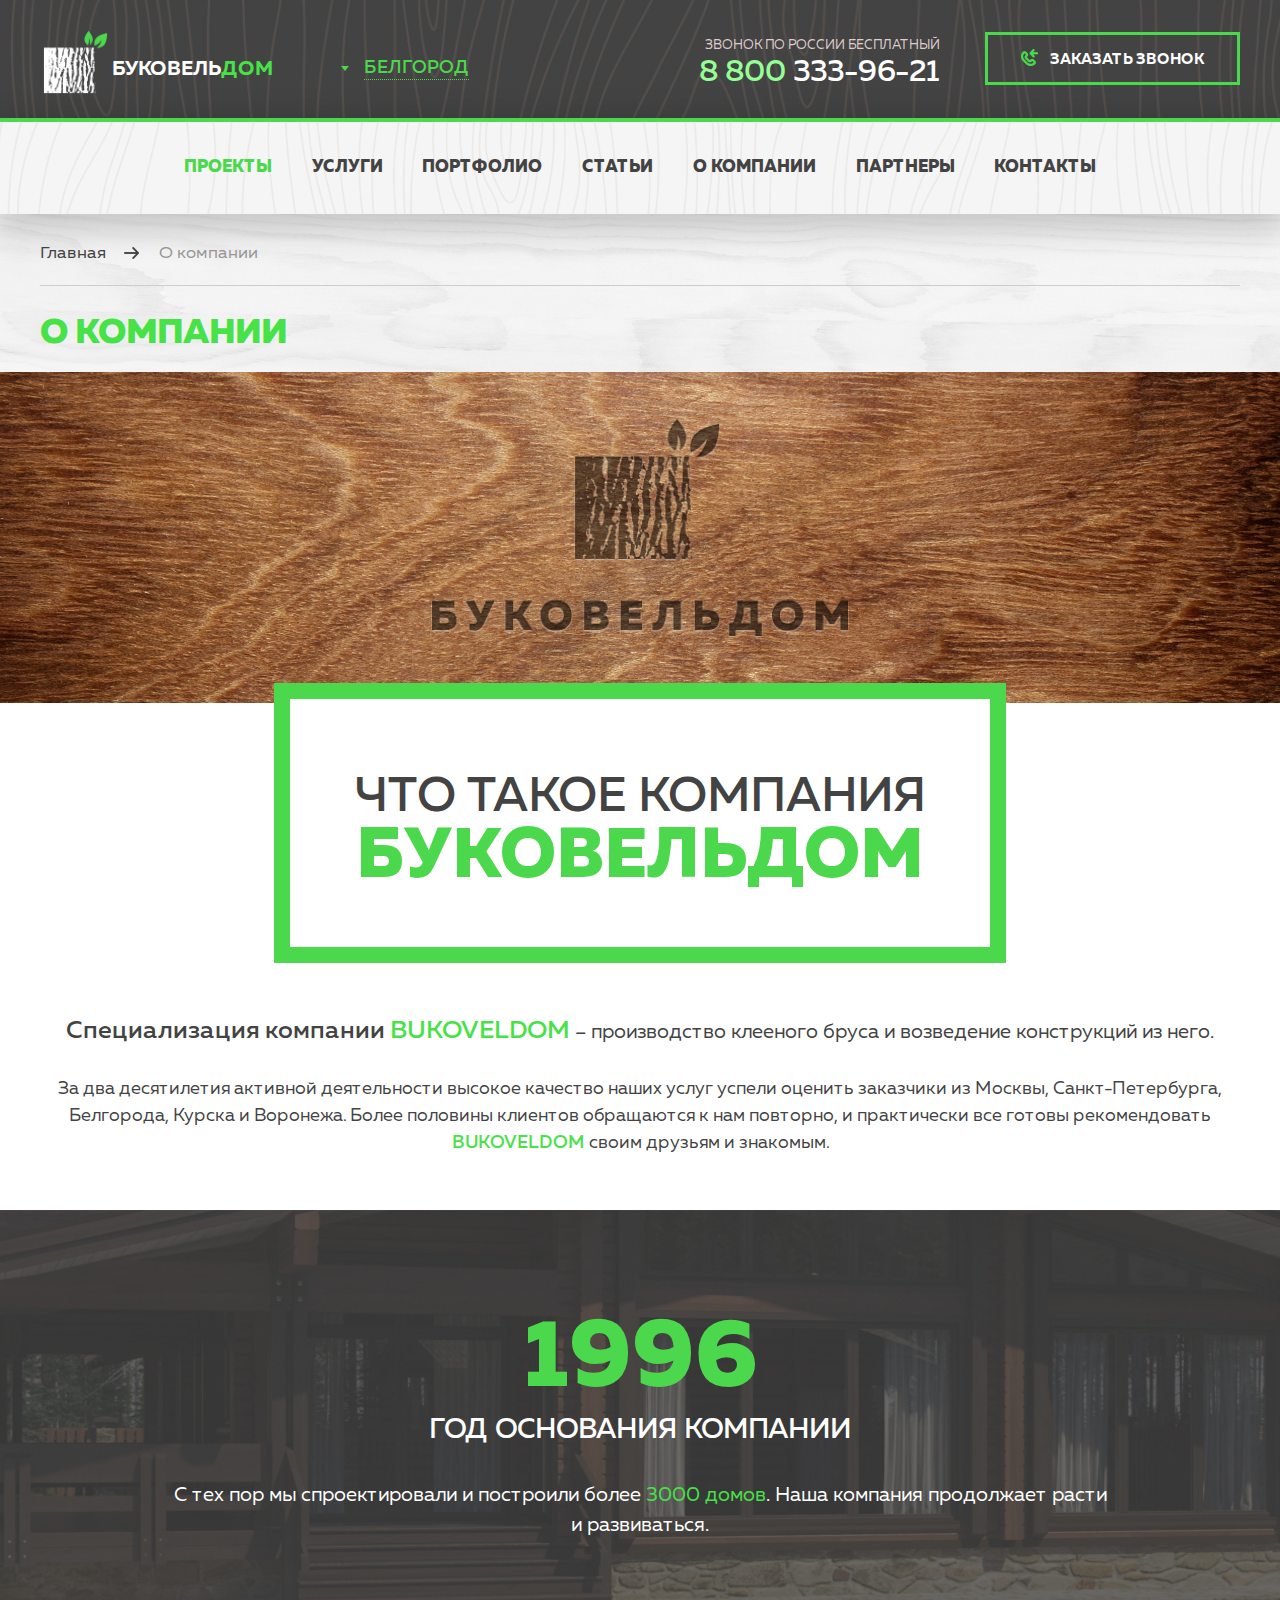
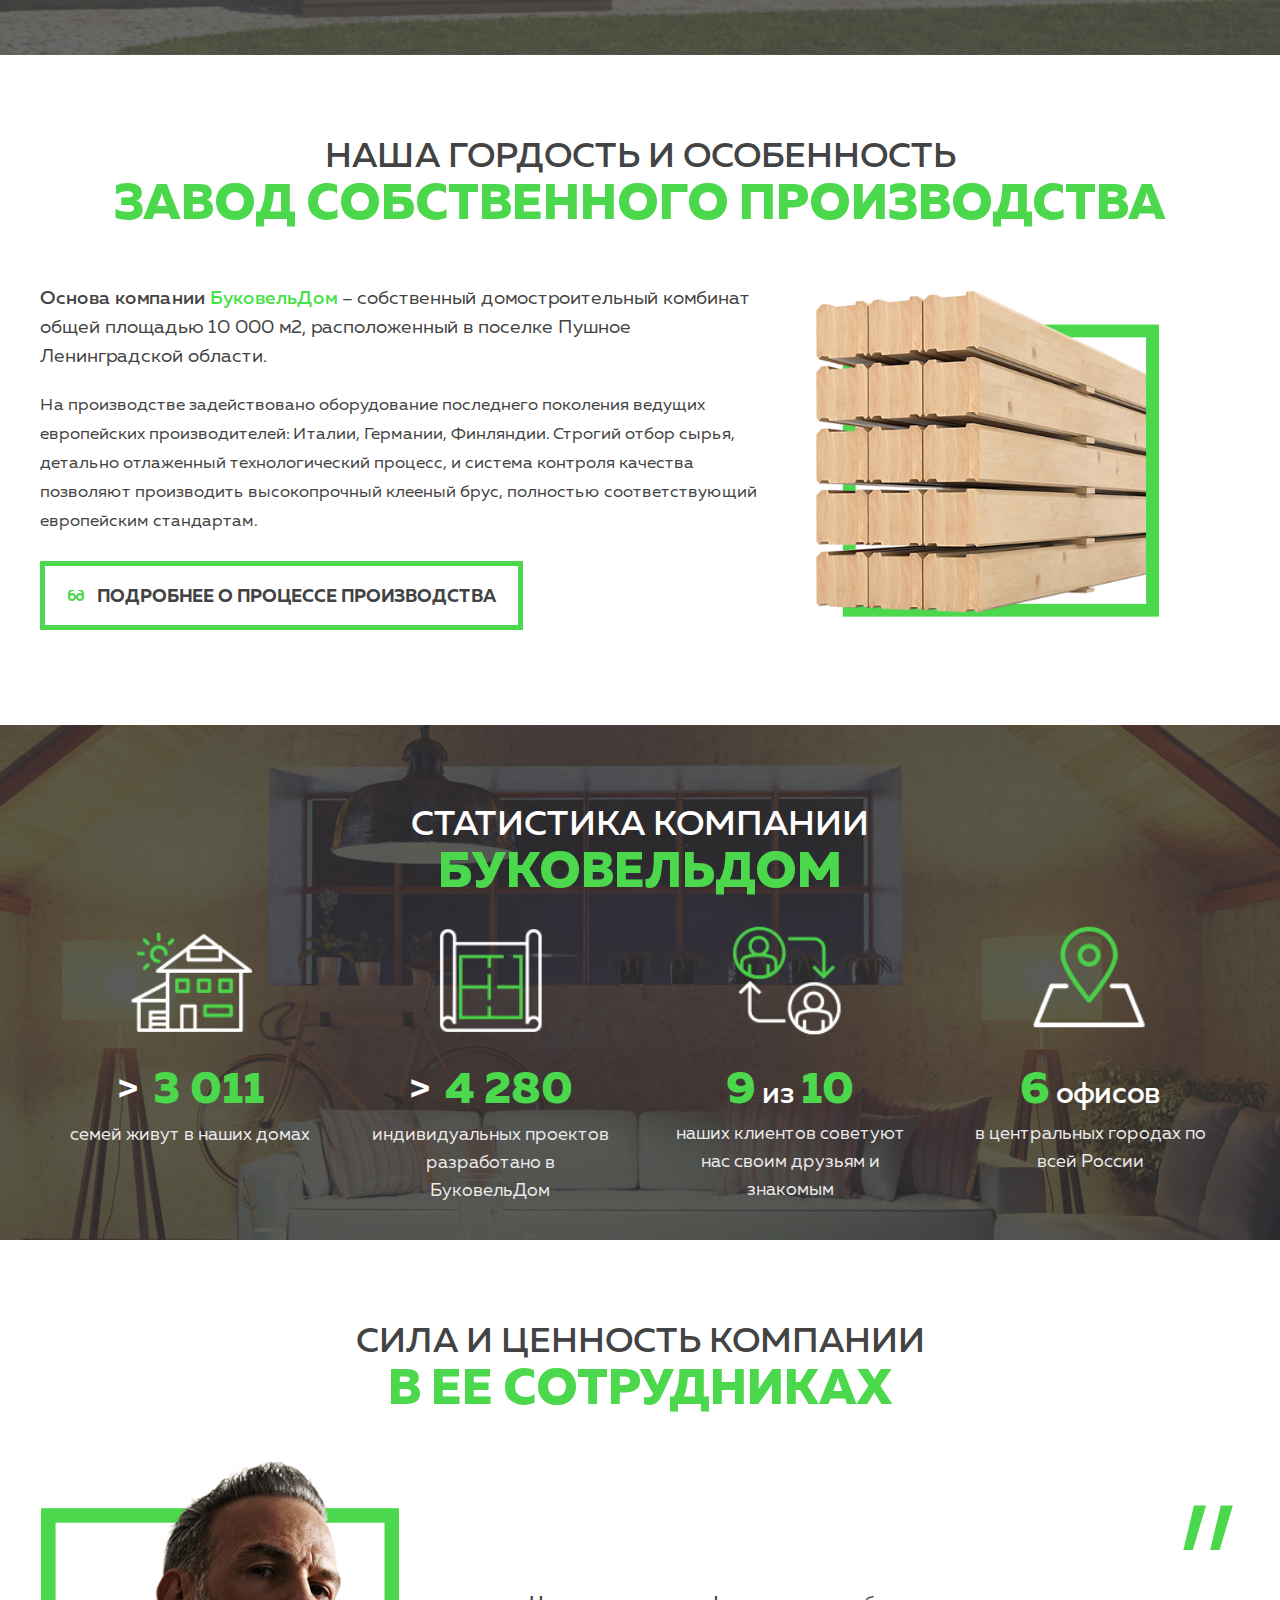
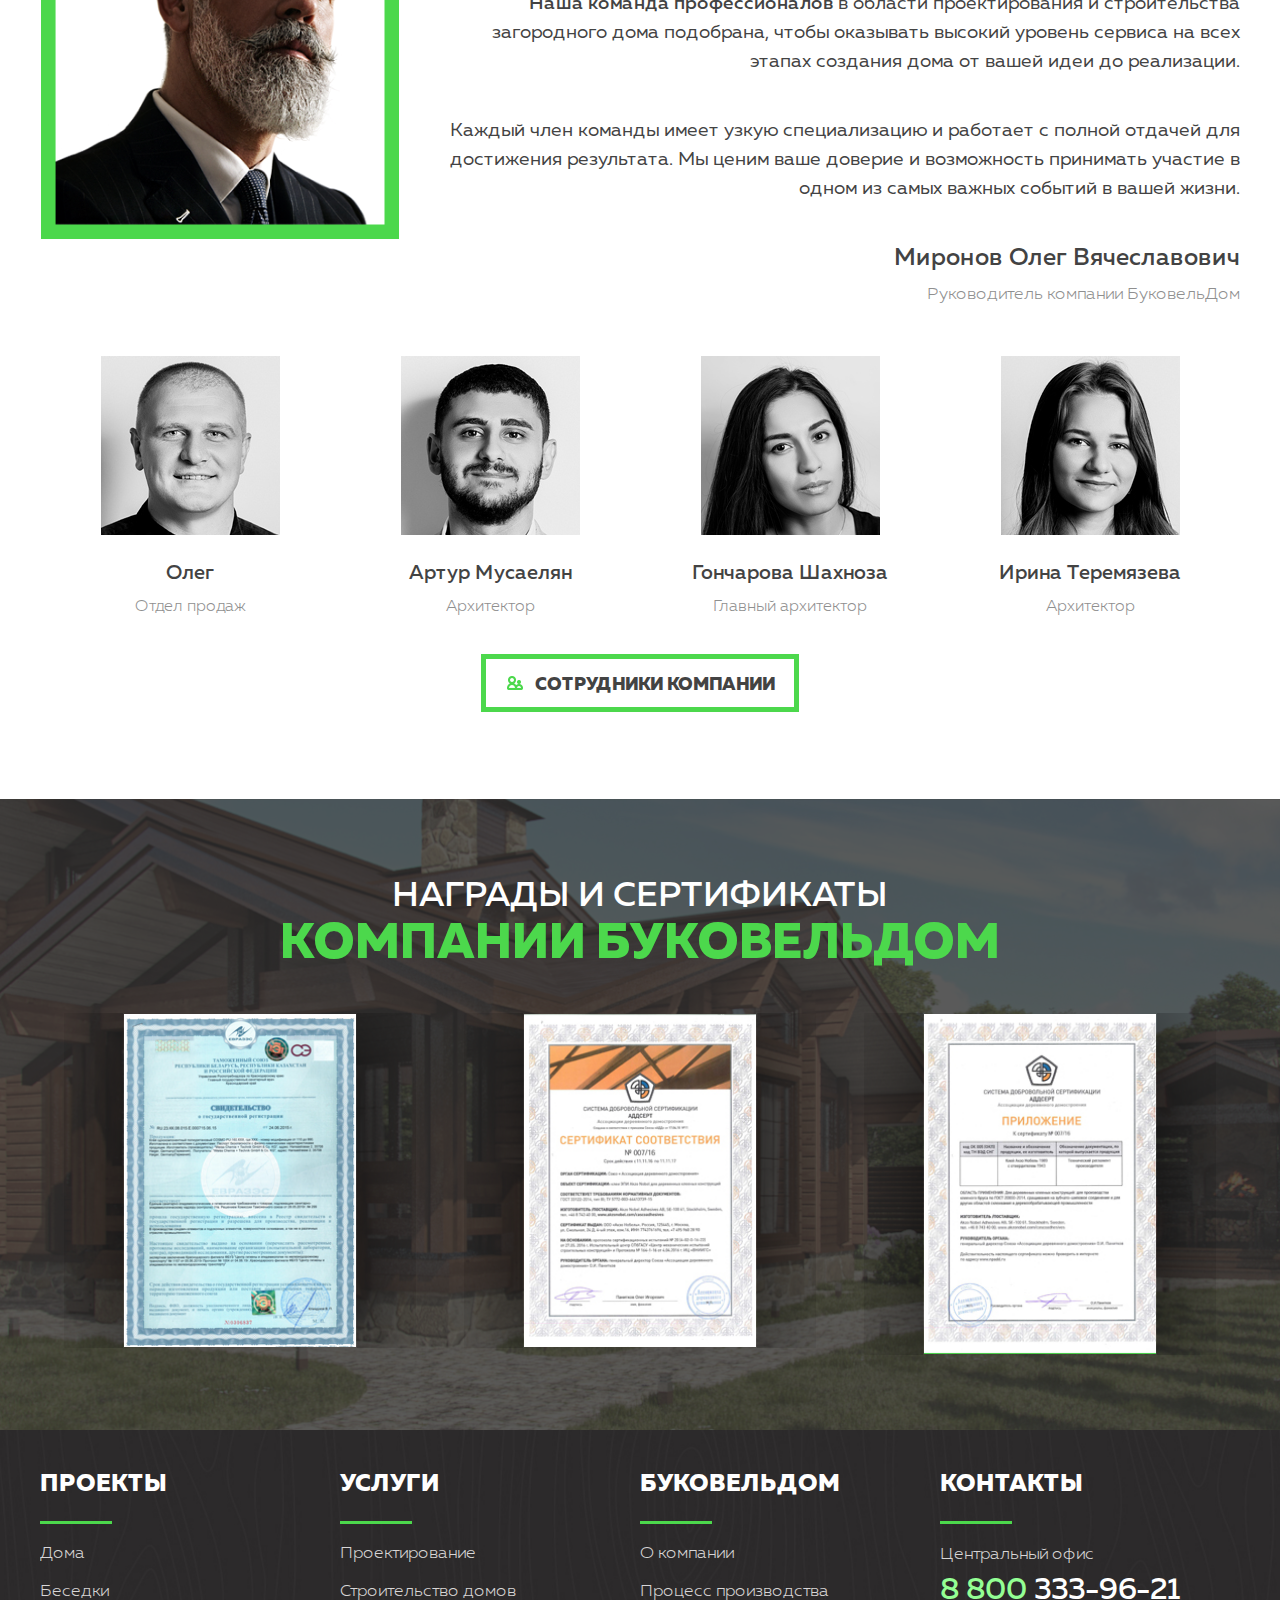
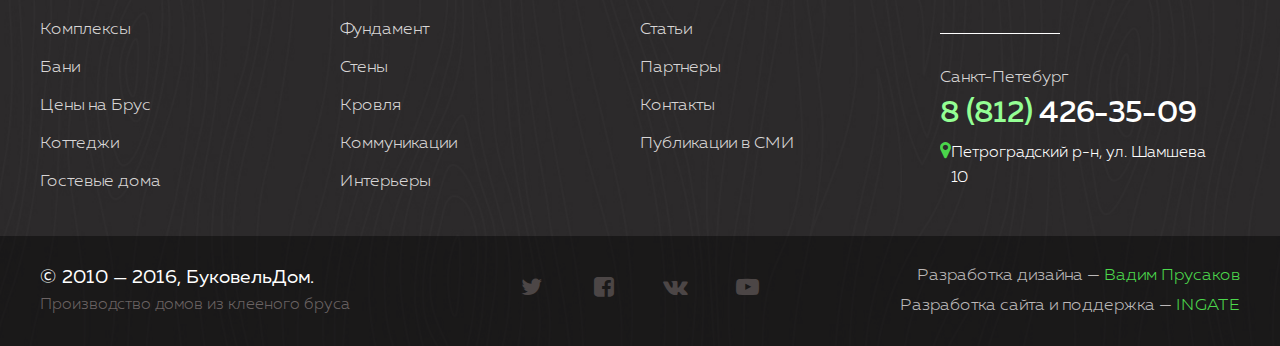
<file: about.html>
<!DOCTYPE html>

<html lang="ru">

<head>

	<meta charset="utf-8">

	<meta http-equiv="X-UA-Compatible" content="IE=edge" >

	<meta name="viewport" content="width=device-width, initial-scale=1.0">

	<meta name="description" content="">

	<link rel="stylesheet" type="text/css" href="vendors/css/animate.css">
	
	<link rel="stylesheet" type="text/css" href="style.css">

	<link rel="stylesheet" type="text/css" href="font-awesome.css">

	<link rel="stylesheet" type="text/css" href="responsive.css">

	<link rel="stylesheet" type="text/css" href="slick/slick.css">

	<link rel="stylesheet" href="vendors/css/jquery.mCustomScrollbar.css">

	<link href="vendors/css/select2.css" rel="stylesheet" />

	<script type="text/javascript" src="vendors/js/jquery.js"></script>

	<script type="text/javascript" src="slick/slick.js"></script>

	<script src="vendors/js/jquery.mCustomScrollbar.concat.min.js"></script>

	<script src="vendors/js/select2.js"></script>


	<script type="text/javascript" src="vendors/js/wow.min.js"></script>
	<script>new WOW().init();</script>


	<link rel="icon" type="image/png" href="favicon/favicon.ico" sizes="16x16">

	
	<title>Title</title>
	

</head>

<body>

<div class="wrapper">


	<!-- Header -->

	<header>

		<div class="header-inner-page">

			<div class="header-inner-top-row offset-ziro">

				<div class="row">

					<div class="col col-1">

						<a href="/" class="logo-box-inner-page">

							<div class="logo-img-inner-page col-1-col">
							
								<img src="img/logo_inner_page.png" alt="">

							</div>

							<div class="logo-col-txt col-1-col">
								
								<h1 class="main-h">Буковель<span class="green-txt">дом</span></h1>

							</div>

						</a>

					</div>

					<div class="col col-2 select-box">
						
						<div class="select-menu">
								
							<select  class="select-1">
								
								<option>Белгород</option>
								<option>Воронеж</option>
								<option>Москва</option>
								<option>Санкт-Петербург</option>
								<option>Курск</option>
								<option>Липецк</option>

							</select>

						</div>

					</div>

					<div class="col col-3 contacts-header">

						<h3>Звонок по России бесплатный</h3>
						
						<a class="head-tel-link" href="tel:88003339621"><span class="green">8 800</span> 333-96-21</a>

					</div>

					<div class="col col-4 contacts-header">

						<button type="button" class="call-back-btn"><i class="call-back-icon"></i>Заказать звонок</button>	

					</div>

				</div>

			</div>

			<div class="inner-page-nav-box">

				<div class="inner-page-nav">

					<ul class="inner-nav">

						<li><a class="nav-link active" href="#">Проекты</a></li>
						<li><a class="nav-link" href="#">Услуги</a></li>
						<li><a class="nav-link" href="#">Портфолио</a></li>
						<li><a class="nav-link" href="#">Статьи</a></li>
						<li><a class="nav-link" href="#">О компании</a></li>
						<li><a class="nav-link" href="#">Партнеры</a></li>
						<li><a class="nav-link" href="#">Контакты</a></li>

					</ul>

				</div>

			</div>

			<div class="main-nav-sect">
				
				<div class="for-desc">

					<div class="row offset-ziro">
					
						<div class="col col-1">
							
							<a href="/" class="main-nav-logo-box">
								
								<img src="img/logo_main_menu.png" alt="">

							</a>

						</div>

						<div class="col col-2">
							
							<ul class="float-nav">

								<li><a class="nav-link active" href="#">Проекты</a></li>
								<li><a class="nav-link" href="#">Услуги</a></li>
								<li><a class="nav-link" href="#">Портфолио</a></li>
								<li><a class="nav-link" href="#">Статьи</a></li>
								<li><a class="nav-link" href="#">О компании</a></li>
								<li><a class="nav-link" href="#">Партнеры</a></li>
								<li><a class="nav-link" href="#">Контакты</a></li>

							</ul>

						</div>

						<div class="col col-3 for-desc-nav-contacts">

							<a class="head-tel-link" href="tel:88003339621"><span class="green">8 800</span> 333-96-21</a>

							<button type="button" class="call-back-btn"><i class="call-back-icon"></i>Заказать звонок</button>

						</div>

					</div>

				</div>

				<div class="for-tab for-tab-nav">

					<div class="for-tab-nav-bg">

						<div class="row offset-ziro">
						
							<div class="col col-1 respmenubtn-box">
								
								<button class="respmenubtn">
									
									<span></span>
									<span></span>
									<span></span>

								</button>

							</div>

							<div class="col col-2">
								
								<a class="resp-logo" href="#">

									<div class="resp-logo-img-box">

										<img src="img/logo_main_menu.png" alt="">

									</div>

									<p>Буковель<span class="green-txt">Дом</span></p>

								</a>

							</div>

							<div class="col col-3 clearfix">
								
								<button class="phone-resp-btn right">
									
									<i class="icon phone-resp-btn-icon"></i>

								</button>

							</div>

						</div>

					</div>

					<div class="tab-navigation">
						
						<ul class="tab-nav">

							<li><a href="#" class="tab-nav-link">Главная</a></li>
							<li><a href="#" class="tab-nav-link">Проекты</a></li>
							<li><a href="#" class="tab-nav-link">Услуги</a></li>
							<li><a href="#" class="tab-nav-link">Портфолио</a></li>
							<li><a href="#" class="tab-nav-link">Статьи</a></li>
							<li><a href="#" class="tab-nav-link">О компании</a></li>
							<li><a href="#" class="tab-nav-link">Партнеры</a></li>
							<li><a href="#" class="tab-nav-link">Контакты</a></li>

						</ul>

						<div class="contact-resp-nav">
							
							<h3>Звонок по России бесплатный</h3>

							<a class="contact-link" href="tel:88003339621"><span class="green">8 800</span> 333-96-21</a>

						</div>

					</div>

				</div>

			</div>

		</div>
								
	</header>

	<!-- /Header -->

		<!-- Content -->
			<div class="content">

				<!--  Popus  -->

				<div class="popup-calback">
					
					<div class="popup-bg"></div>

					<div class="callback-box">

						<div class="close-btn-box">

							<button class="close-popup-btn" type="button"><i class="close-x-icon"></i><span>Закрыть окно</span></button>

						</div>		

						<div class="callback-content">

							<div class="sect-h">
						
								<h3 class="center-txt">заказ</h3>

								<h2 class="center-txt green-txt">звонка</h2>

							</div>

							<p>Оставьте ваши контактные данные, и наши менеджеры свяжутся с вами в ближайшее время, чтобы обсудить все детали.</p>

							<div class="callback-form">

								<form>

									<div class="input-box">
										
										<i class="fa fa-user-o" aria-hidden="true"></i>
										<input type="text" placeholder="Ваше имя">

									</div>

									<div class="input-box">
										
										<i class="fa fa-mobile" aria-hidden="true"></i>
										<input type="tel" placeholder="Ваш телефон">

									</div>

									<div class="input-box btn-box">
										
										<button type="submit"><i class="fa fa-paper-plane-o" aria-hidden="true"></i>Отправить</button>

									</div>

								</form>

							</div>

						</div>

					</div>

				</div>

				<!--  Popup calback Tablet  -->

				<div class="popup-calback-tablet">
					
					<div class="popup-bg"></div>

					<div class="callback-tablet-box">

						<div class="callback-tablet-content">

							<div class="callback-tablet-h">

								<h3>Звонок по России бесплатный</h3>

								<a href="tel:88003339621" class="callback-tablet-tel"><span class="green-txt">8 800</span> 333-96-21</a>

							</div>

							<p>Оставьте вашу заявку и в ближайшее время мы составим персональный и бесплатный проект на ваш дом</p>

							<div class="callback-form">

								<form>

									<div class="input-box">
										
										<i class="fa fa-user-o" aria-hidden="true"></i>
										<input type="text" placeholder="Ваше имя">

									</div>

									<div class="input-box">
										
										<i class="fa fa-mobile" aria-hidden="true"></i>
										<input type="tel" placeholder="Ваш телефон">

									</div>

									<div class="input-box btn-box">
										
										<button type="submit">Отправить</button>

									</div>

								</form>

							</div>

						</div>

					</div>

				</div>

				<!--  /Popup calback Tablet  -->

				<div class="popup-video">
					
					<div class="popup-bg"></div>

					<div class="popup-video-box">

						<div class="close-btn-box">

							<button class="close-popup-btn" type="button"><i class="close-x-icon"></i><span>Закрыть окно</span></button>

						</div>

						<div class="video-box" id="video-placeholder">
							
							<!-- <iframe width="560" height="315" src="https://www.youtube.com/embed/Re2hxifRCiY" frameborder="0" allowfullscreen id="video"></iframe> -->

						</div>

					</div>

				</div>

				<!--  //////////////////////////////  -->

				<div class="popup-credit">
					
					<div class="popup-bg"></div>

					<div class="popup-credit-box">

						<div class="close-btn-box">

							<button class="close-popup-btn" type="button"><i class="close-x-icon"></i><span>Закрыть окно</span></button>

						</div>

						<div class="credit-box">
							
							<div class="sect-h">
						
								<h3 class="center-txt">Расчет</h3>

								<h2 class="center-txt green-txt">кредита</h2>

							</div>

							<div class="credit-content">
								
								<p>В данном окне вы можете сделать <span class="uppercase">предварительный</span> расчет кредита. Для уточнения, позвоните по телефону <a href="tel:88003339621" class="green-txt credit-tel-link">8 800 333-96-21</a> и наши менеджеры сделают вам более точный кредитный расчет под ваши условия.</p>

								<div class="credit-form offset-ziro">

									<form>

										<div class="credit-row">
											
											<div class="credit-input-box focus-group focus">

												<div class="col col-1">

													<h3>Стоимость дома</h3>

													<input type="text" placeholder="999999">

												</div>

												<p class="rub col col-2">руб.</p>

											</div>

										</div>

										<div class="credit-row">
											
											<div class="credit-input-box focus-group focus">

												<div class="col col-1">

													<h3>Cумма первоначального взноса</h3>

													<input type="text" placeholder="999999">

												</div>

												<p class="rub col col-2">руб.</p>

											</div>

										</div>

										<div class="credit-row">
											
											<div class="credit-input-box focus-group focus">

												<div class="col col-1">

													<h3>Планируемый срок кредита</h3>

													<input type="text" placeholder="999999">

												</div>

												<p class="rub col col-2">мес.</p>

											</div>

										</div>

										<div class="credit-row">
											
											<div class="credit-input-box focus-group focus">

												<div class="col col-1">

													<h3>Сумма кредита</h3>

													<input type="text" placeholder="999999">

												</div>

												<p class="rub col col-2">руб.</p>

											</div>

										</div>										

										<div class="credit-row credit-btn-box">
											
											<button class="popup-credit-btn"><i class="fa fa-calculator" aria-hidden="true"></i>Рассчитать</button>

										</div>

									</form>

								</div>

							</div>

						</div>

					</div>

				</div>

				<!--  Popup credit Tablet  -->

				<div class="popupcredit-tablet">
					
					<div class="popup-bg"></div>

					<div class="credit-tablet-box">

						<div class="credit-tablet-content">

							<div class="close-btn-box">

								<button class="close-popup-btn" type="button"><i class="close-x-icon"></i><span>Закрыть окно</span></button>

							</div>

							<div class="popupcredit-tablet-scroll-box">

								<div class="sect-h">
							
									<h3 class="center-txt">Расчет</h3>

									<h2 class="center-txt green-txt">кредита</h2>

								</div>

								<p>В данном окне вы можете сделать <span class="uppercase">предварительный</span> расчет кредита. Для уточнения, позвоните по телефону <a href="tel:88003339621" class="green-txt credit-tel-link">8 800 333-96-21</a> и наши менеджеры сделают вам более точный кредитный расчет под ваши условия.</p>


								<div class="credit-tablet-form offset-ziro">

									<form>

										<div class="credit-row">
											
											<div class="credit-input-box focus-group focus">

												<div class="col col-1">

													<h3>Стоимость дома</h3>

													<input type="text" placeholder="999999">

												</div>

												<p class="rub col col-2">руб.</p>

											</div>

										</div>

										<div class="credit-row">
											
											<div class="credit-input-box focus-group focus">

												<div class="col col-1">

													<h3>Cумма первоначального взноса</h3>

													<input type="text" placeholder="999999">

												</div>

												<p class="rub col col-2">руб.</p>

											</div>

										</div>

										<div class="credit-row">
											
											<div class="credit-input-box focus-group focus">

												<div class="col col-1">

													<h3>Планируемый срок кредита</h3>

													<input type="text" placeholder="999999">

												</div>

												<p class="rub col col-2">мес.</p>

											</div>

										</div>

										<div class="credit-row">
											
											<div class="credit-input-box focus-group focus">

												<div class="col col-1">

													<h3>Сумма кредита</h3>

													<input type="text" placeholder="999999">

												</div>

												<p class="rub col col-2">руб.</p>

											</div>

										</div>										

										<div class="credit-row credit-btn-box">
											
											<button class="popup-credit-btn">Рассчитать</button>

										</div>

									</form>

								</div>

							</div>

						</div>

					</div>

				</div>

				<!--  /Popup credit Tablet  -->

				<!--  //////////////////////////////  -->

				<div class="popup-credit-result">
					
					<div class="popup-bg"></div>

					<div class="popup-credit-result-box">

						<div class="close-btn-box">

							<button class="close-popup-btn" type="button"><i class="close-x-icon"></i><span>Закрыть окно</span></button>

						</div>

						<div class="credit-box">
							
							<div class="sect-h">
						
								<h3 class="center-txt">Расчет</h3>

								<h2 class="center-txt green-txt">кредита</h2>

							</div>

							<!-- <div class="credit-content">
								
								<p>В данном окне вы можете сделать <span class="uppercase">предварительный</span> расчет кредита. Для уточнения, позвоните по телефону <a href="tel:88003339621" class="green-txt credit-tel-link">8 800 333-96-21</a> и наши менеджеры сделают вам более точный кредитный расчет под ваши условия.</p>

							</div> -->

							<div class="sect-h">
						
								<h3 class="center-txt">Итого</h3>

							</div>

							<div class="credit-content-last">

								<p>При покупке дома стоимостью <span class="font-medium">1 248 800</span> с первоначальным <span class="font-medium">взносом 800 000</span> минимальный ежемесячный платеж за кредит на <span class="font-medium">36 месяцев</span> по ставке <span class="font-medium">14.5 процентов годовых</span> составит:</p>

							</div>

							<div class="credite-price-box">
								
								<p class="credit-price">15 448,13 <span class="credit-rub">р.</span></p>

								<p class="bank-txt">по программе банка <a href="#" class="green-txt bank-link">Крокус Банк</a></p>

							</div>

							<div class="credit-row">
											
								<button class="popup-credit-btn"><i class="fa fa-calculator" aria-hidden="true"></i>Новый расчет</button>

							</div>

						</div>

					</div>

				</div>


				<!--  Popup Credit Result Tablet  -->

				<div class="popup-credit-result-tablet">
					
					<div class="popup-bg"></div>

					<div class="popup-credit-result-tablet-box">

						<div class="close-btn-box">

							<button class="close-popup-btn" type="button"><i class="close-x-icon"></i><span>Закрыть окно</span></button>

						</div>

						<div class="credit-box credit-result-tablet-scroll">
							
							<div class="sect-h">
						
								<h3 class="center-txt">Расчет</h3>

								<h2 class="center-txt green-txt">кредита</h2>

							</div>

							<div class="sect-h">
						
								<h3 class="center-txt">Итого</h3>

							</div>

							<div class="credit-content-last">

								<p>При покупке дома стоимостью <span class="font-medium">1 248 800</span> с первоначальным <span class="font-medium">взносом 800 000</span> минимальный ежемесячный платеж за кредит на <span class="font-medium">36 месяцев</span> по ставке <span class="font-medium">14.5 процентов годовых</span> составит:</p>

							</div>

							<div class="credite-price-box">
								
								<p class="credit-price">15 448,13 <span class="credit-rub">р.</span></p>

								<p class="bank-txt">по программе банка <a href="#" class="green-txt bank-link">Крокус Банк</a></p>

							</div>

							<div class="credit-row">
											
								<button class="popup-credit-btn">Новый расчет</button>

							</div>

						</div>

					</div>

				</div>

				<!--  /Popup Credit Result Tablet  -->

				<!-- /Popus -->

				<section class="inner-page-sect-1 show-main-float-nav-coor">
					
					<div class="row">
						
						<div class="breadcrumbs">
							
							<ul class="breadcrumbs-list">
								
								<li><a class="breadcrumb-link" href="#">Главная</a></li>

								<li><a class="breadcrumb-link" href="#">О компании</a></li>

							</ul>

						</div>

						<div class="inner-h">
							
							<h2>О компании</h2>

						</div>

					</div>

				</section>

				<section class="padding-0">
					
					<div class="promo-about-bg">

						<div class="row">
							
							<div class="about-promo-logo-box">
								
								<img src="img/about_logo.png" alt="О компании" class="about-promo-logo">

							</div>

						</div>

					</div>

				</section>

				<section class="about-sect-2 padding-0">
					
					<div class="row">
						
						<div class="square-h-box">
							
							<div class="sect-h">
								
								<h3>Что такое компания</h3>

								<h2>Буковельдом</h2>

							</div>

						</div>

						<div class="about-sect-2-content">

							<p class="font-20"><span class="medium-txt">Специализация компании</span> <a class="font-25 green-txt" href="#">BUKOVELDOM</a> – производство клееного бруса и возведение конструкций из него.</p>

							<p class="font-18">За два десятилетия активной деятельности высокое качество наших услуг успели оценить заказчики из Москвы, Санкт-Петербурга, Белгорода, Курска и Воронежа. Более половины клиентов обращаются к нам повторно, и практически все готовы рекомендовать<br /> <a class="green-txt" href="#">BUKOVELDOM</a> своим друзьям и знакомым.</p>

						</div>

					</div>

				</section>

				<section class="padding-0">
					
					<div class="born-year-bg">
						
						<div class="born-company-content row">
							
							<h2 class="year-h">1996</h2>

							<p class="born-p-1">год основания компании</p>

							<p class="born-p-2">С тех пор мы спроектировали и построили более <span class="green-txt count-projects">3000</span> <span class="green-txt">домов</span>. Наша компания продолжает расти и развиваться.</p>

						</div>

					</div>

				</section>

				<section class="about-sect-4">
					
					<div class="row">
						
						<div class="sect-h">
							
							<h3>Наша гордость и особенность</h3>

							<h2>Завод собственного производства</h2>

						</div>

						<div class="article-two-cols offset-ziro img-right personal-production">
							
							<div class="col col-1 tab-100">
								
								<p><span class="medium-txt">Основа компании</span> <span class="green-txt medium-txt">БуковельДом</span> – собственный домостроительный комбинат общей площадью 10 000 м2, расположенный в поселке Пушное Ленинградской области. </p>

								<p class="font-17">На производстве задействовано оборудование последнего поколения ведущих европейских производителей: Италии, Германии, Финляндии.  Строгий отбор сырья, детально отлаженный технологический процесс, и система контроля качества позволяют производить высокопрочный клееный брус, полностью соответствующий европейским стандартам.</p>

								<a class="more-link" href="#"><i class="about-more-see-icon"></i>Подробнее о процессе производства</a>

							</div>

							<div class="col col-2 tab-novisible">

								<div class="img-box circle">
									
									<img src="img/bruce_img.png" alt="">

								</div>

							</div>

						</div>

					</div>

				</section>

				<section class="company-static-bg">
						
					<div class="row">
						
						<div class="sect-h">
							
							<h3>Статистика компании</h3>

							<h2>Буковельдом</h2>

						</div>

						<div class="thumbnails static-company-thumbnails offset-ziro">
							
							<div class="thumbnail-box">
								
								<div class="thumbnail">
									
									<div class="icon-box">
										
										<i class="icon icon-1"></i>

									</div>

									<p class="static-p-1 pseudo"><span class="num">3 011</span></p>

									<p class="static-p-2">семей живут в наших домах</p>

								</div>

							</div>


							<div class="thumbnail-box">
								
								<div class="thumbnail">
									
									<div class="icon-box">
										
										<i class="icon icon-2"></i>

									</div>

									<p class="static-p-1 pseudo"><span class="num">4 280</span></p>

									<p class="static-p-2">индивидуальных проектов разработано в БуковельДом</p>

								</div>

							</div>

							<div class="thumbnail-box">
								
								<div class="thumbnail">
									
									<div class="icon-box">
										
										<i class="icon icon-3"></i>

									</div>

									<p class="static-p-1"><span class="num">9</span> из <span class="num">10</span></p>

									<p class="static-p-2">наших клиентов советуют нас своим друзьям и знакомым</p>

								</div>

							</div>


							<div class="thumbnail-box">
								
								<div class="thumbnail">
									
									<div class="icon-box">
										
										<i class="icon icon-4"></i>

									</div>

									<p class="static-p-1"><span class="num">6</span> офисов</p>

									<p class="static-p-2">в центральных городах по всей России</p>

								</div>

							</div>

						</div>

					</div>

				</section>

				<section>
					
					<div class="row">
						
						<div class="sect-h">
							
							<h3>Сила и ценность компании</h3>

							<h2>в ее сотрудниках</h2>

						</div>

						<div class="article-two-cols forse-workers-article offset-ziro">
							
							<div class="col col-1 tab-novisible">
								
								<div class="img-box">
									
									<img src="img/photo_3.jpg" alt="">

								</div>

							</div>

							<div class="col col-2 pseudo_quotes">
								
								<p><span class="medium">Наша команда профессионалов</span> в области проектирования и строительства загородного дома подобрана, чтобы оказывать высокий уровень сервиса на всех этапах создания дома от вашей идеи до реализации.</p>

								<p>Каждый член команды имеет узкую специализацию и работает с полной отдачей для достижения результата. Мы ценим ваше доверие и возможность принимать участие в одном из самых важных событий в вашей жизни.</p>

								<h3 class="director-h">Миронов Олег Вячеславович</h3>

								<p class="director-descript">Руководитель компании БуковельДом</p>							

							</div>

						</div>

						<div>
							
							<div class="thumbnails-workers about_thumbnails-workers four-cols offset-ziro">
							
									<div class="thumbnail-box">
										
										<div class="thumbnail">
											
											<div class="photo-box">

												<img src="workers_photos/oleg.jpg" alt="Олег - Отдел продаж">

											</div>

											<div class="thumbnail-txt">

												<p class="p-1">Олег</p>

												<p class="p-2">Отдел продаж</p>

											</div>

										</div>

									</div>

									<div class="thumbnail-box">
										
										<div class="thumbnail">
											
											<div class="photo-box">

												<img src="workers_photos/artur_musaelyan.jpg" alt="Артур Мусаелян - Архитектор">

											</div>

											<div class="thumbnail-txt">

												<p class="p-1">Артур Мусаелян</p>

												<p class="p-2">Архитектор</p>

											</div>

										</div>

									</div>

									<div class="thumbnail-box">
										
										<div class="thumbnail">
											
											<div class="photo-box">

												<img src="workers_photos/gorncharova_shahnova.jpg" alt="Гончарова Шахноза - Главный архитектор">

											</div>

											<div class="thumbnail-txt">

												<p class="p-1">Гончарова Шахноза</p>

												<p class="p-2">Главный архитектор</p>

											</div>

										</div>

									</div>

									<div class="thumbnail-box">
										
										<div class="thumbnail">
											
											<div class="photo-box">

												<img src="workers_photos/irina_teryazeva.jpg" alt="Ирина Теремязева - Архитектор">

											</div>

											<div class="thumbnail-txt">

												<p class="p-1">Ирина Теремязева</p>

												<p class="p-2">Архитектор</p>

											</div>

										</div>

									</div>

								</div>

								<div>
								
									<button class="all-projects all-employers-btn"><i class="employers_sprite_icon"></i>Сотрудники компании</button>

								</div>

						</div>

					</div>

				</section>

				<section class="award-sect">
					
					<div class="awards-bg">

						<div class="award-popup">

							<div class="popup-bg"></div>							

							<div class="award-big-image-box">

								<div class="close-btn-box">

									<button class="close-popup-btn" type="button"><i class="close-x-icon"></i><span>Закрыть окно</span></button>

								</div>
							
								<img class="award-big-image" src="awards/award_1.jpg" alt="" >

							</div>

						</div>
						
						<div class="row">

							<div class="sect-h">
								
								<h3>Награды и сертификаты</h3>

								<h2>Компании буковельдом</h2>

							</div>
							
							<div class="thumbnails awards-thumbnails offset-ziro">

							<!-- В data-url приписывается путь к большой картинке для попапа -->
								
								<div class="thumbnail-box">
									
									<a href="" class="thumbnail award-photo">
										
										<img class="award-photo-img" src="awards/award_5.jpg" alt="Award" data-url="awards/award_5.jpg" >

									</a>

								</div>

								<div class="thumbnail-box">
									
									<a href="" class="thumbnail award-photo">
										
										<img class="award-photo-img" src="awards/award_6.jpg" alt="Award" data-url="awards/award_6.jpg" >

									</a>

								</div>

								<div class="thumbnail-box">
									
									<a href="" class="thumbnail award-photo">
										
										<img  class="award-photo-img" src="awards/award_7.jpg" alt="Award" data-url="awards/award_7.jpg" >

									</a>

								</div>

							</div>

						</div>

					</div>

				</section>

			</div>
		<!-- /Content -->

		<!-- Footer -->

		<footer>
			
			<div class="footer">
					
					<div class="footer-row-1 four-cols offset-ziro">

						<div class="row">
							
							<div class="col col-1">
								
								<h2 class="slide-btn" id="slide_block_3" >Проекты</h2><i class="fa fa-sort-asc" aria-hidden="true"></i>

								<div class="slide-block-wrapp" id="drop_slide_block_3">

									<div class="slide-block accordion-dropdown">

										<ul class="seo-text">								

											<li><a class="footer-link" href="#">Дома</a></li>
											<li><a class="footer-link" href="#">Беседки</a></li>
											<li><a class="footer-link" href="#">Комплексы</a></li>
											<li><a class="footer-link" href="#">Бани</a></li>
											<li><a class="footer-link" href="#">Цены на Брус</a></li>
											<li><a class="footer-link" href="#">Коттеджи</a></li>
											<li><a class="footer-link" href="#">Гостевые дома</a></li>

										</ul>

									</div>

								</div>

							</div>

							<div class="col col-2">
								
								<h2 class="slide-btn" id="slide_block_4">Услуги</h2><i class="fa fa-sort-asc" aria-hidden="true"></i>

								<div class="slide-block-wrapp" id="drop_slide_block_4">

									<div class="slide-block accordion-dropdown">

										<ul class="seo-text">

											<li><a class="footer-link" href="#">Проектирование</a></li>
											<li><a class="footer-link" href="#">Строительство домов</a></li>
											<li><a class="footer-link" href="#">Фундамент</a></li>
											<li><a class="footer-link" href="#">Стены</a></li>
											<li><a class="footer-link" href="#">Кровля</a></li>
											<li><a class="footer-link" href="#">Коммуникации</a></li>
											<li><a class="footer-link" href="#">Интерьеры</a></li>

										</ul>

									</div>

								</div>

							</div>

							<div class="col col-3">
								
								<h2 class="slide-btn" id="slide_block_5">Буковельдом</h2><i class="fa fa-sort-asc" aria-hidden="true"></i>

								<div class="slide-block-wrapp" id="drop_slide_block_5">

									<div class="slide-block accordion-dropdown">

										<ul class="seo-text">

											<li><a class="footer-link" href="#">О компании</a></li>
											<li><a class="footer-link" href="#">Процесс производства</a></li>
											<li><a class="footer-link" href="#">Статьи</a></li>
											<li><a class="footer-link" href="#">Партнеры</a></li>
											<li><a class="footer-link" href="#">Контакты</a></li>
											<li><a class="footer-link" href="#">Публикации в СМИ</a></li>
										
										</ul>

									</div>

								</div>

							</div>

							<div class="col col-4">
								
									<h2 class="slide-btn" id="slide_block_6">Контакты</h2><i class="fa fa-sort-asc" aria-hidden="true"></i>

									<div class="slide-block-wrapp" id="drop_slide_block_6">

										<div class="slide-block accordion-dropdown">

											<div class="contant-box">
												
												<h4>Центральный офис</h4>

												<a href="tel:88003339621" class="tel-link"><span class="green">8 800</span> 333-96-21</a>

												<a class="mail-link" href="mailto:office@bukoveldom.ru">office@bukoveldom.ru</a>

											</div>

											<div class="contant-box">
												
												<h4>Санкт-Петебург</h4>

												<a href="tel:88124263509" class="tel-link"><span class="green">8 (812)</span> 426-35-09</a>

												<p class="map-p"><i class="fa fa-map-marker" aria-hidden="true"></i>Петроградский р-н, ул. Шамшева 10</p>


											</div>

										</div>

									</div>

							</div>

						</div>

					</div>

					<div class="footer-row-bottom offset-ziro">

						<div class="row">
							
							<div class="col col-1">

								<ul class="soc-link-list for-resp-tab">
									
									<li><a class="soc-link" href="#"><i class="fa fa-twitter" aria-hidden="true"></i></a></li>
									<li><a class="soc-link" href="#"><i class="fa fa-facebook-square" aria-hidden="true"></i></a></li>
									<li><a class="soc-link" href="#"><i class="fa fa-vk" aria-hidden="true"></i></a></li>
									<li><a class="soc-link" href="#"><i class="fa fa-youtube-play" aria-hidden="true"></i></a></li>

								</ul>
								
								<p>&copy; 2010  —  2016, БуковельДом.</p>

								<p class="grey">Производство домов из клееного бруса</p>

							</div>

							<div class="col col-2">
								
								<ul class="soc-link-list">
									
									<li><a class="soc-link" href="#"><i class="fa fa-twitter" aria-hidden="true"></i></a></li>
									<li><a class="soc-link" href="#"><i class="fa fa-facebook-square" aria-hidden="true"></i></a></li>
									<li><a class="soc-link" href="#"><i class="fa fa-vk" aria-hidden="true"></i></a></li>
									<li><a class="soc-link" href="#"><i class="fa fa-youtube-play" aria-hidden="true"></i></a></li>

								</ul>

							</div>

							<div class="col col-3 corp-box">

								<p>Разработка дизайна  —  <a class="green" href="#">Вадим Прусаков</a></p>

								<p>Разработка сайта и поддержка  —  <a class="green" href="#">INGATE</a></p>

							</div>

						</div>

					</div>

			</div>

		</footer>

		<!-- /Footer -->

		<script src="js/scripts.js"></script>

		<script>

			(function($){

				$(window).on("load",function(){
					
					$(".tab-navigation").mCustomScrollbar();

				    $(".callback-tablet-box").mCustomScrollbar();

				    $(".sidebar-with-scroll").mCustomScrollbar();

				    $(".credit-box").mCustomScrollbar();

				});

			})(jQuery);

			// $(".slider_1").slick({
			// 	dots: true,
			// 	arrows: false,
			// 	speed: 900,
			// 	fade: true,
			// 	slidesToShow: 1,
			// 	appendDots: $(".slick-dots-append"),
			// 	responsive: [
	  // 			  	{
			// 	      breakpoint: 768,
			// 	      settings: {
			// 	      	appendDots: $(".slick-dots-append")
			// 	      }
			// 	    }
			// 	  ]
			// });


			// $('.slider_1').on('afterChange', function(event, slick, currentSlide, nextSlide){

			//   $(".slide-info.change-content").html( $(".slick-slide:eq("+ currentSlide +") .slide-info").html() ) ;

			//   $(".for-resp-slideinfo .morelink-slide").offset({ top: ( $(".slider-main").height() - $(".for-resp-slideinfo .morelink-slide").outerHeight(true) - 15 ) });			  

			// });

			// --------------------------

			// $(".our-projects-slider").slick({
				
			// 	dots: false,
			// 	arrows: true,
			// 	slidesToShow: 1

			// });

			// --------------------------

			// $(".our-objects-slider").slick({

			// 	dots: false,
			// 	arrows: true,
			// 	slidesToShow: 1

			// });

			// --------------------------

			// $(".slider_2").slick({
			// 	dots: true,
			// 	arrows: false,
			// 	speed: 900,
			// 	autoplaySpeed: 7000,
			// 	slidesToShow: 2,
			// 	responsive: [
	  // 			  	{
			// 	      breakpoint: 768,
			// 	      settings: {
			// 	        slidesToShow: 1,
			// 	        dots: false
			// 	      }
			// 	    }
			// 	  ]		
			// });

			// $(".leftSlickArrow").on("click", function(){
			//     $(".slider_2").slick("slickPrev");
			// });

			// $(".rightSlickArrow").on("click", function(){
			//     $(".slider_2").slick("slickNext");
			// });

			// --------------------------
			
			$("select").select2();

		</script>
	
	</div>

</body>
</html>
</file>
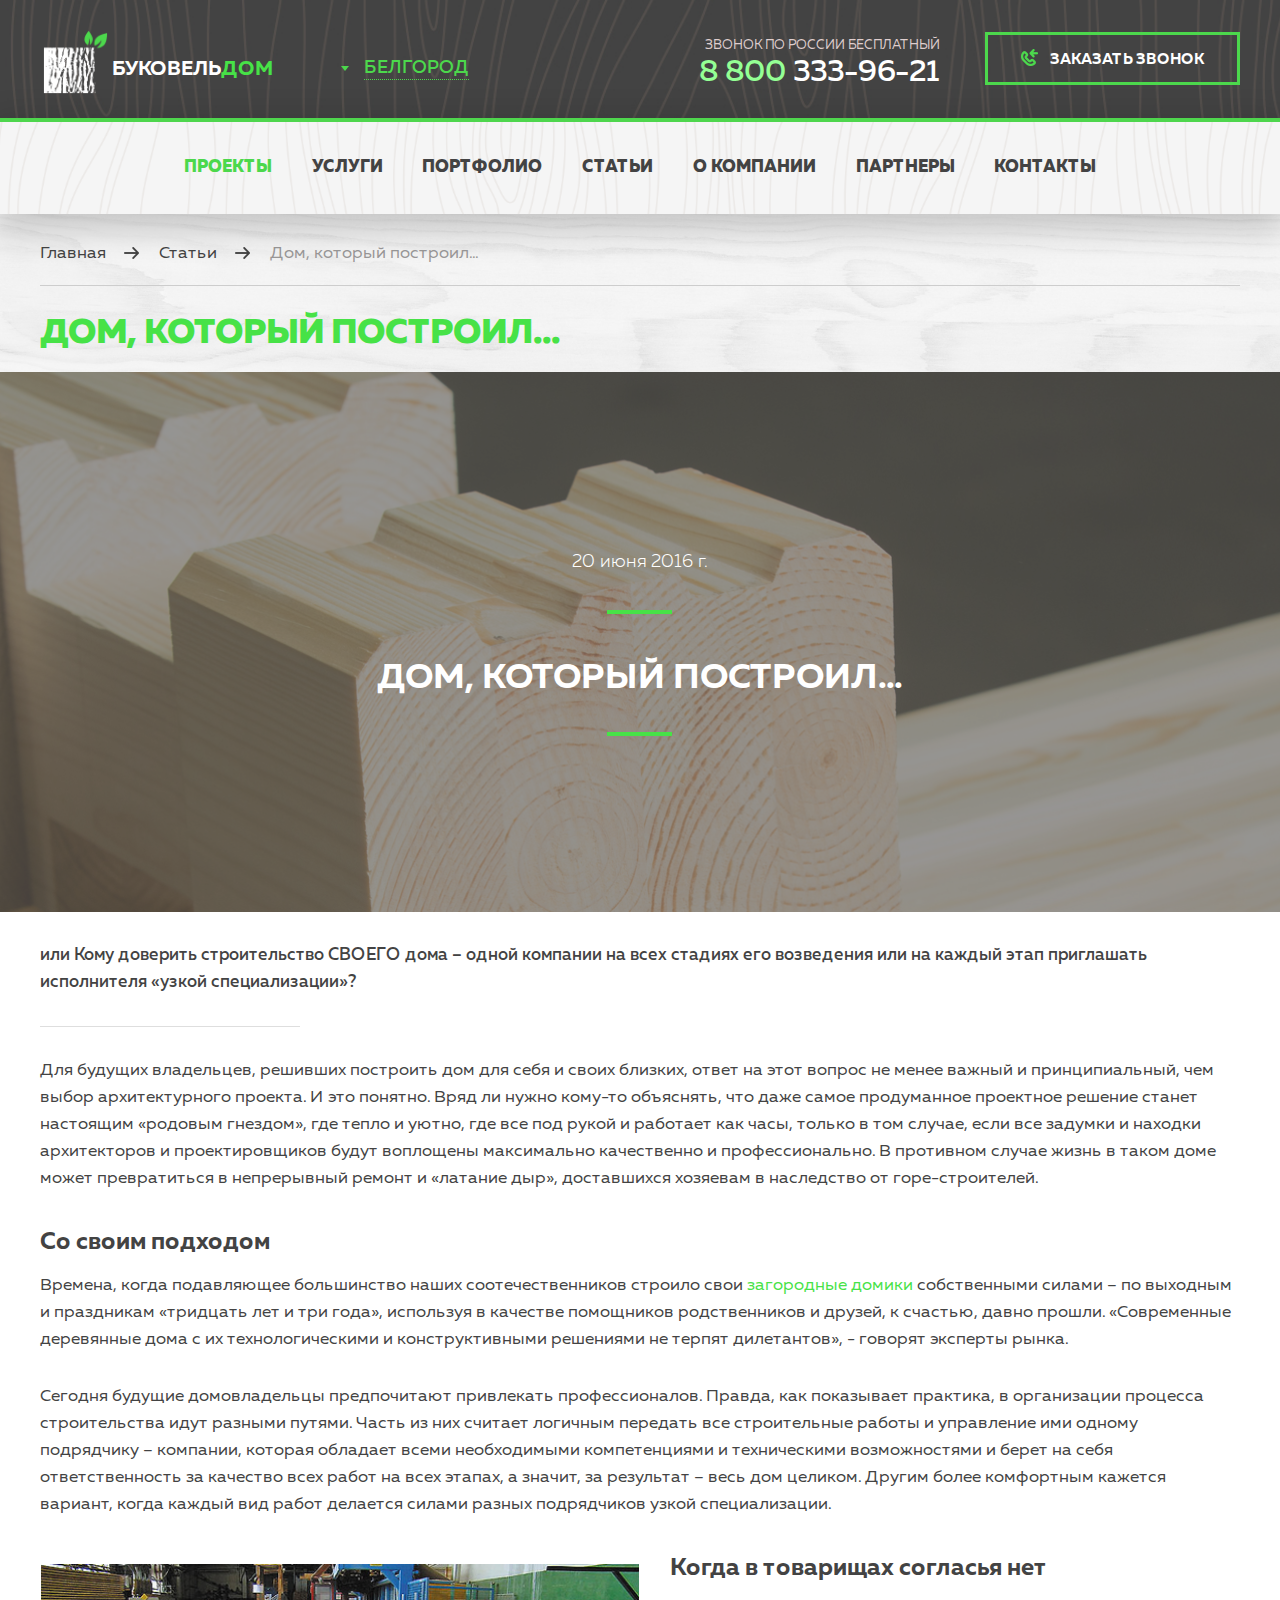
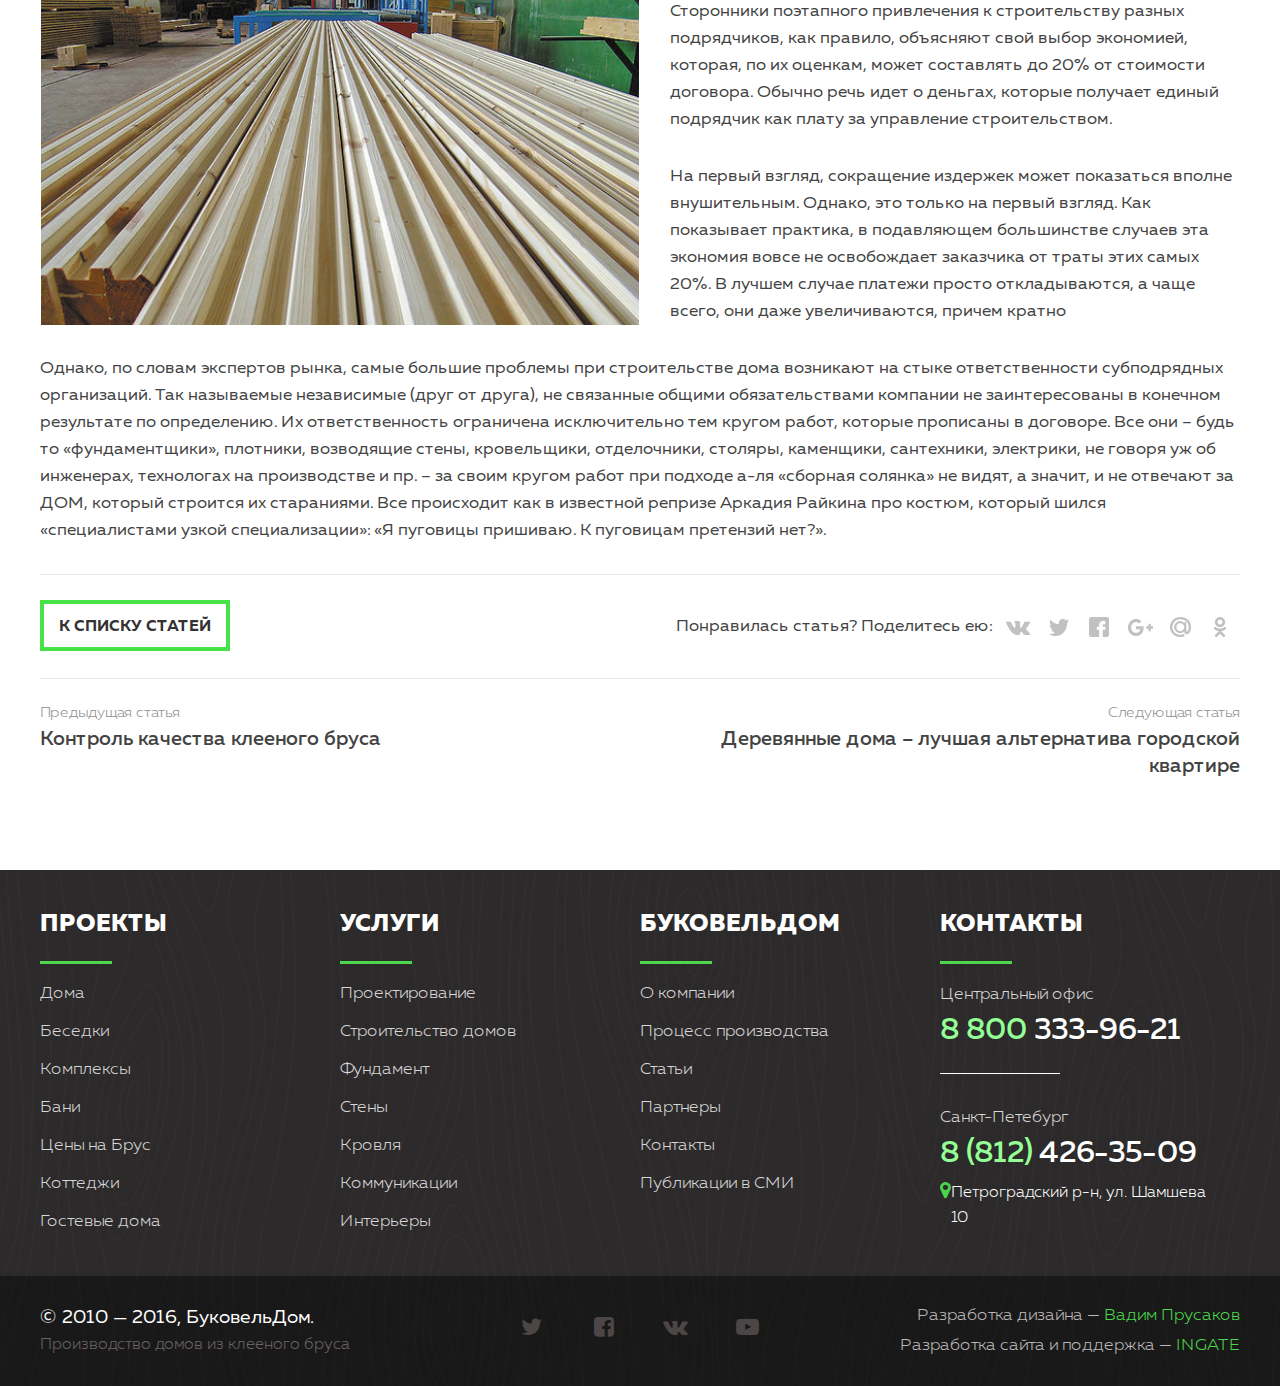
<file: article_page.html>
<!DOCTYPE html>

<html lang="ru">

<head>

	<meta charset="utf-8">

	<meta http-equiv="X-UA-Compatible" content="IE=edge" >

	<meta name="viewport" content="width=device-width, initial-scale=1.0">

	<meta name="description" content="">

	<link rel="stylesheet" type="text/css" href="vendors/css/animate.css">
	
	<link rel="stylesheet" type="text/css" href="style.css">

	<link rel="stylesheet" type="text/css" href="font-awesome.css">

	<link rel="stylesheet" type="text/css" href="responsive.css">

	<link rel="stylesheet" type="text/css" href="slick/slick.css">

	<link rel="stylesheet" href="vendors/css/jquery.mCustomScrollbar.css">

	<link href="vendors/css/select2.css" rel="stylesheet" />

	<script type="text/javascript" src="vendors/js/jquery.js"></script>

	<script type="text/javascript" src="slick/slick.js"></script>

	<script src="vendors/js/jquery.mCustomScrollbar.concat.min.js"></script>

	<script src="vendors/js/select2.js"></script>


	<script type="text/javascript" src="vendors/js/wow.min.js"></script>
	<script>new WOW().init();</script>


	<link rel="icon" type="image/png" href="favicon/favicon.ico" sizes="16x16">

	
	<title>Title</title>
	

</head>

<body>

<div class="wrapper">


	<!-- Header -->

	<header>


		<div class="header-inner-page">

			<div class="header-inner-top-row offset-ziro">

				<div class="row">

					<div class="col col-1">

						<a href="/" class="logo-box-inner-page">

							<div class="logo-img-inner-page col-1-col">
							
								<img src="img/logo_inner_page.png" alt="">

							</div>

							<div class="logo-col-txt col-1-col">
								
								<h1 class="main-h">Буковель<span class="green-txt">дом</span></h1>

							</div>

						</a>

					</div>

					<div class="col col-2 select-box">
						
						<div class="select-menu">
								
							<select  class="select-1">
								
								<option>Белгород</option>
								<option>Воронеж</option>
								<option>Москва</option>
								<option>Санкт-Петербург</option>
								<option>Курск</option>
								<option>Липецк</option>

							</select>

						</div>

					</div>

					<div class="col col-3 contacts-header">

						<h3>Звонок по России бесплатный</h3>
						
						<a class="head-tel-link" href="tel:88003339621"><span class="green">8 800</span> 333-96-21</a>

					</div>

					<div class="col col-4 contacts-header">

						<button type="button" class="call-back-btn"><i class="call-back-icon"></i>Заказать звонок</button>	

					</div>

				</div>

			</div>

			<div class="inner-page-nav-box">

				<div class="inner-page-nav">

					<ul class="inner-nav">

						<li><a class="nav-link active" href="#">Проекты</a></li>
						<li><a class="nav-link" href="#">Услуги</a></li>
						<li><a class="nav-link" href="#">Портфолио</a></li>
						<li><a class="nav-link" href="#">Статьи</a></li>
						<li><a class="nav-link" href="#">О компании</a></li>
						<li><a class="nav-link" href="#">Партнеры</a></li>
						<li><a class="nav-link" href="#">Контакты</a></li>

					</ul>

				</div>

			</div>

			<div class="main-nav-sect">
				
				<div class="for-desc">

					<div class="row offset-ziro">
					
						<div class="col col-1">
							
							<a href="/" class="main-nav-logo-box">
								
								<img src="img/logo_main_menu.png" alt="">

							</a>

						</div>

						<div class="col col-2">
							
							<ul class="float-nav">

								<li><a class="nav-link active" href="#">Проекты</a></li>
								<li><a class="nav-link" href="#">Услуги</a></li>
								<li><a class="nav-link" href="#">Портфолио</a></li>
								<li><a class="nav-link" href="#">Статьи</a></li>
								<li><a class="nav-link" href="#">О компании</a></li>
								<li><a class="nav-link" href="#">Партнеры</a></li>
								<li><a class="nav-link" href="#">Контакты</a></li>

							</ul>

						</div>

						<div class="col col-3 for-desc-nav-contacts">

							<a class="head-tel-link" href="tel:88003339621"><span class="green">8 800</span> 333-96-21</a>

							<button type="button" class="call-back-btn"><i class="call-back-icon"></i>Заказать звонок</button>

						</div>

					</div>

				</div>

				<div class="for-tab for-tab-nav">

					<div class="for-tab-nav-bg">

						<div class="row offset-ziro">
						
							<div class="col col-1 respmenubtn-box">
								
								<button class="respmenubtn">
									
									<span></span>
									<span></span>
									<span></span>

								</button>

							</div>

							<div class="col col-2">
								
								<a class="resp-logo" href="/">

									<div class="resp-logo-img-box">

										<img src="img/logo_main_menu.png" alt="">

									</div>

									<p>Буковель<span class="green-txt">Дом</span></p>

								</a>

							</div>

							<div class="col col-3 clearfix">
								
								<button class="phone-resp-btn right">
									
									<i class="icon phone-resp-btn-icon"></i>

								</button>

							</div>

						</div>

					</div>

					<div class="tab-navigation">
						
						<ul class="tab-nav">

							<li><a href="#" class="tab-nav-link">Главная</a></li>
							<li><a href="#" class="tab-nav-link">Проекты</a></li>
							<li><a href="#" class="tab-nav-link">Услуги</a></li>
							<li><a href="#" class="tab-nav-link">Портфолио</a></li>
							<li><a href="#" class="tab-nav-link">Статьи</a></li>
							<li><a href="#" class="tab-nav-link">О компании</a></li>
							<li><a href="#" class="tab-nav-link">Партнеры</a></li>
							<li><a href="#" class="tab-nav-link">Контакты</a></li>

						</ul>

						<div class="contact-resp-nav">
							
							<h3>Звонок по России бесплатный</h3>

							<!-- <a href="#" class="contact-link">8 800 333-96-21</a> -->

							<a class="contact-link" href="tel:88003339621"><span class="green">8 800</span> 333-96-21</a>

						</div>

					</div>

				</div>

			</div>

		</div>

								
	</header>

	<!-- /Header -->

		<!-- Content -->
			<div class="content">

				<!--  Popus  -->

				<div class="popup-calback">
					
					<div class="popup-bg"></div>

					<div class="callback-box">

						<div class="close-btn-box">

							<button class="close-popup-btn" type="button"><i class="close-x-icon"></i><span>Закрыть окно</span></button>

						</div>		

						<div class="callback-content">

							<div class="sect-h">
						
								<h3 class="center-txt">заказ</h3>

								<h2 class="center-txt green-txt">звонка</h2>

							</div>

							<p>Оставьте ваши контактные данные, и наши менеджеры свяжутся с вами в ближайшее время, чтобы обсудить все детали.</p>

							<div class="callback-form">

								<form>

									<div class="input-box">
										
										<i class="fa fa-user-o" aria-hidden="true"></i>
										<input type="text" placeholder="Ваше имя">

									</div>

									<div class="input-box">
										
										<i class="fa fa-mobile" aria-hidden="true"></i>
										<input type="tel" placeholder="Ваш телефон">

									</div>

									<div class="input-box btn-box">
										
										<button type="submit"><i class="fa fa-paper-plane-o" aria-hidden="true"></i>Отправить</button>

									</div>

								</form>

							</div>

						</div>

					</div>

				</div>

				<!--  Popup calback Tablet  -->

				<div class="popup-calback-tablet">
					
					<div class="popup-bg"></div>

					<div class="callback-tablet-box">

						<div class="callback-tablet-content">

							<div class="callback-tablet-h">

								<h3>Звонок по России бесплатный</h3>

								<a href="tel:88003339621" class="callback-tablet-tel"><span class="green-txt">8 800</span> 333-96-21</a>

							</div>

							<p>Оставьте вашу заявку и в ближайшее время мы составим персональный и бесплатный проект на ваш дом</p>

							<div class="callback-form">

								<form>

									<div class="input-box">
										
										<i class="fa fa-user-o" aria-hidden="true"></i>
										<input type="text" placeholder="Ваше имя">

									</div>

									<div class="input-box">
										
										<i class="fa fa-mobile" aria-hidden="true"></i>
										<input type="tel" placeholder="Ваш телефон">

									</div>

									<div class="input-box btn-box">
										
										<button type="submit">Отправить</button>

									</div>

								</form>

							</div>

						</div>

					</div>

				</div>

				<!--  /Popup calback Tablet  -->

				<!--  //////////////////////////////  -->

				<div class="popup-video">
					
					<div class="popup-bg"></div>

					<div class="popup-video-box">

						<div class="close-btn-box">

							<button class="close-popup-btn" type="button"><i class="close-x-icon"></i><span>Закрыть окно</span></button>

						</div>

						<div class="video-box" id="video-placeholder">
							
							<!-- <iframe width="560" height="315" src="https://www.youtube.com/embed/Re2hxifRCiY" frameborder="0" allowfullscreen id="video"></iframe> -->

						</div>

					</div>

				</div>

				<!-- /Popus -->



				<section class="inner-page-sect-1 show-main-float-nav-coor">
					
					<div class="row">
						
						<div class="breadcrumbs">
							
							<ul class="breadcrumbs-list">
								
								<li><a class="breadcrumb-link" href="#">Главная</a></li>

								<li><a class="breadcrumb-link" href="#">Статьи</a></li>

								<li><a class="breadcrumb-link" href="#">Дом, который построил...</a></li>

							</ul>

						</div>

						<div class="inner-h">
							
							<h2>Дом, который построил...</h2>

						</div>

					</div>

				</section>

				<section class="article-page-promo-sect">

					<div class="article-page-promo">
						
						<div class="row">
							
							<div class="article-promo-content">

								<div class="article-promo-head">
									
									<p class="article-promo-date">20 июня 2016 г.</p>

									<h2>Дом, который построил...</h2>

								</div>

							</div>

						</div>

					</div>

					<div class="row article-txt">
						
						<p class="medium with-ormament">или Кому доверить строительство СВОЕГО дома – одной компании на всех стадиях его возведения или на каждый этап приглашать исполнителя «узкой специализации»?</p>

						<p>Для будущих владельцев, решивших построить дом для себя и своих близких, ответ на этот вопрос не менее важный и принципиальный, чем выбор архитектурного проекта. И это понятно. Вряд ли нужно кому-то объяснять, что даже самое продуманное проектное решение станет настоящим «родовым гнездом», где тепло и уютно, где все под рукой и работает как часы, только в том случае, если все задумки и находки архитекторов и проектировщиков будут воплощены максимально качественно и профессионально. В противном случае жизнь в таком доме может превратиться в непрерывный ремонт и «латание дыр», доставшихся хозяевам в наследство от горе-строителей.</p>

						<h4>Со своим подходом</h4>

						<p>Времена, когда подавляющее большинство наших соотечественников строило свои <a href="#" class="green-txt">загородные домики</a> собственными силами – по выходным и праздникам «тридцать лет и три года», используя в качестве помощников родственников и друзей, к счастью, давно прошли. «Современные деревянные дома с их технологическими и конструктивными решениями не терпят дилетантов», - говорят эксперты рынка.</p>

						<p>Сегодня будущие домовладельцы предпочитают привлекать профессионалов. Правда, как показывает практика, в организации процесса строительства идут разными путями. Часть из них считает логичным передать все строительные работы и управление ими одному подрядчику – компании, которая обладает всеми необходимыми компетенциями и техническими возможностями и берет на себя ответственность за качество всех работ на всех этапах, а значит, за результат – весь дом целиком. Другим более комфортным кажется вариант, когда каждый вид работ делается силами разных подрядчиков узкой специализации.</p>

						<img src="img/article_page_photo.jpg" alt="Дом, который построил..." class="left">

						<h4>Когда в товарищах согласья нет</h4>

						<p>Сторонники поэтапного привлечения к строительству разных подрядчиков, как правило, объясняют свой выбор экономией, которая, по их оценкам, может составлять <span class="medium-txt">до 20% от стоимости</span> договора. Обычно речь идет о деньгах, которые получает единый подрядчик как плату за управление строительством.</p>

						<p>На первый взгляд, сокращение издержек может показаться вполне внушительным. Однако, это только на первый взгляд. Как показывает практика, в подавляющем большинстве случаев эта экономия вовсе не освобождает заказчика от траты этих самых 20%. В лучшем случае платежи просто откладываются, а чаще всего, они даже увеличиваются, причем кратно</p>

						<p>Однако, по словам экспертов рынка, самые большие проблемы при строительстве дома возникают на стыке ответственности субподрядных организаций. Так называемые независимые (друг от друга), не связанные общими обязательствами компании не заинтересованы в конечном результате по определению. Их ответственность ограничена исключительно тем кругом работ, которые прописаны в договоре. Все они – будь то «фундаментщики», плотники, возводящие стены, кровельщики, отделочники, столяры, каменщики, сантехники, электрики, не говоря уж об инженерах, технологах на производстве и пр. – за своим кругом работ при подходе а-ля «сборная солянка» не видят, а значит, и не отвечают за ДОМ, который строится их стараниями. Все происходит как в известной репризе Аркадия Райкина про костюм, который шился «специалистами узкой специализации»: «Я пуговицы пришиваю. К пуговицам претензий нет?».</p>

					</div>

					<div class="row clearfix article-page-row">
						
						<div class="left">

							<a href="#" class="show-all-btn">к списку статей</a>

						</div>

						<div class="right soc-links">

							<h3>Понравилась статья? Поделитесь ею:</h3>

							<ul class="article-soc-list">
								
								<li><a class="article-soc-link soc-1"></a></li>
								<li><a class="article-soc-link soc-2"></a></li>
								<li><a class="article-soc-link soc-3"></a></li>
								<li><a class="article-soc-link soc-4"></a></li>
								<li><a class="article-soc-link soc-5"></a></li>
								<li><a class="article-soc-link soc-6"></a></li>

							</ul>

						</div>

					</div>

					<div class="row clearfix article-page-row">
						
						<div class="left">
								
							<p class="prev-next-article-h">Предыдущая статья</p>

							<a href="#" class="prev-next-article">Контроль качества клееного бруса</a>

						</div>

						<div class="right">

							<p class="prev-next-article-h">Следующая статья</p>

							<a href="#" class="prev-next-article">Деревянные дома – лучшая альтернатива городской квартире</a>

						</div>

					</div>

				</section>

			</div>
		<!-- /Content -->

		<!-- Footer -->

				<footer>
			
			<div class="footer">
					
					<div class="footer-row-1 four-cols offset-ziro">

						<div class="row">
							
							<div class="col col-1">
								
								<h2 class="slide-btn" id="slide_block_3" >Проекты</h2><i class="fa fa-sort-asc" aria-hidden="true"></i>

								<div class="slide-block-wrapp" id="drop_slide_block_3">

									<div class="slide-block accordion-dropdown">

										<ul class="seo-text">								

											<li><a class="footer-link" href="#">Дома</a></li>
											<li><a class="footer-link" href="#">Беседки</a></li>
											<li><a class="footer-link" href="#">Комплексы</a></li>
											<li><a class="footer-link" href="#">Бани</a></li>
											<li><a class="footer-link" href="#">Цены на Брус</a></li>
											<li><a class="footer-link" href="#">Коттеджи</a></li>
											<li><a class="footer-link" href="#">Гостевые дома</a></li>

										</ul>

									</div>

								</div>

							</div>

							<div class="col col-2">
								
								<h2 class="slide-btn" id="slide_block_4">Услуги</h2><i class="fa fa-sort-asc" aria-hidden="true"></i>

								<div class="slide-block-wrapp" id="drop_slide_block_4">

									<div class="slide-block accordion-dropdown">

										<ul class="seo-text">

											<li><a class="footer-link" href="#">Проектирование</a></li>
											<li><a class="footer-link" href="#">Строительство домов</a></li>
											<li><a class="footer-link" href="#">Фундамент</a></li>
											<li><a class="footer-link" href="#">Стены</a></li>
											<li><a class="footer-link" href="#">Кровля</a></li>
											<li><a class="footer-link" href="#">Коммуникации</a></li>
											<li><a class="footer-link" href="#">Интерьеры</a></li>

										</ul>

									</div>

								</div>

							</div>

							<div class="col col-3">
								
								<h2 class="slide-btn" id="slide_block_5">Буковельдом</h2><i class="fa fa-sort-asc" aria-hidden="true"></i>

								<div class="slide-block-wrapp" id="drop_slide_block_5">

									<div class="slide-block accordion-dropdown">

										<ul class="seo-text">

											<li><a class="footer-link" href="#">О компании</a></li>
											<li><a class="footer-link" href="#">Процесс производства</a></li>
											<li><a class="footer-link" href="#">Статьи</a></li>
											<li><a class="footer-link" href="#">Партнеры</a></li>
											<li><a class="footer-link" href="#">Контакты</a></li>
											<li><a class="footer-link" href="#">Публикации в СМИ</a></li>
										
										</ul>

									</div>

								</div>

							</div>

							<div class="col col-4">
								
									<h2 class="slide-btn" id="slide_block_6">Контакты</h2><i class="fa fa-sort-asc" aria-hidden="true"></i>

									<div class="slide-block-wrapp" id="drop_slide_block_6">

										<div class="slide-block accordion-dropdown">

											<div class="contant-box">
												
												<h4>Центральный офис</h4>

												<a href="tel:88003339621" class="tel-link"><span class="green">8 800</span> 333-96-21</a>

												<a class="mail-link" href="mailto:office@bukoveldom.ru">office@bukoveldom.ru</a>

											</div>

											<div class="contant-box">
												
												<h4>Санкт-Петебург</h4>

												<a href="tel:88124263509" class="tel-link"><span class="green">8 (812)</span> 426-35-09</a>

												<p class="map-p"><i class="fa fa-map-marker" aria-hidden="true"></i>Петроградский р-н, ул. Шамшева 10</p>


											</div>

										</div>

									</div>

							</div>

						</div>

					</div>

					<div class="footer-row-bottom offset-ziro">

						<div class="row">
							
							<div class="col col-1">

								<ul class="soc-link-list for-resp-tab">
									
									<li><a class="soc-link" href="#"><i class="fa fa-twitter" aria-hidden="true"></i></a></li>
									<li><a class="soc-link" href="#"><i class="fa fa-facebook-square" aria-hidden="true"></i></a></li>
									<li><a class="soc-link" href="#"><i class="fa fa-vk" aria-hidden="true"></i></a></li>
									<li><a class="soc-link" href="#"><i class="fa fa-youtube-play" aria-hidden="true"></i></a></li>

								</ul>
								
								<p>&copy; 2010  —  2016, БуковельДом.</p>

								<p class="grey">Производство домов из клееного бруса</p>

							</div>

							<div class="col col-2">
								
								<ul class="soc-link-list">
									
									<li><a class="soc-link" href="#"><i class="fa fa-twitter" aria-hidden="true"></i></a></li>
									<li><a class="soc-link" href="#"><i class="fa fa-facebook-square" aria-hidden="true"></i></a></li>
									<li><a class="soc-link" href="#"><i class="fa fa-vk" aria-hidden="true"></i></a></li>
									<li><a class="soc-link" href="#"><i class="fa fa-youtube-play" aria-hidden="true"></i></a></li>

								</ul>

							</div>

							<div class="col col-3 corp-box">

								<p>Разработка дизайна  —  <a class="green" href="#">Вадим Прусаков</a></p>

								<p>Разработка сайта и поддержка  —  <a class="green" href="#">INGATE</a></p>

							</div>

						</div>

					</div>

			</div>

		</footer>

		<!-- /Footer -->

		<script src="js/scripts.js"></script>

		<script>

			(function($){

				$(window).on("load",function(){
					
					$(".tab-navigation").mCustomScrollbar();

				    $(".callback-tablet-box").mCustomScrollbar();

				    $(".sidebar-with-scroll").mCustomScrollbar();

				    $(".credit-box").mCustomScrollbar();

				});

			})(jQuery);

			// $(".slider_1").slick({
			// 	dots: true,
			// 	arrows: false,
			// 	speed: 900,
			// 	autoplaySpeed: 7000,
			// 	fade: true,
			// 	slidesToShow: 1			
			// });

			// $('.slider_1').on('afterChange', function(event, slick, currentSlide, nextSlide){

			//   $(".slide-info.change-content").html( $(".slick-slide:eq("+ currentSlide +") .slide-info").html() ) ;

			// });

			// $(".slider_2").slick({
			// 	dots: true,
			// 	arrows: true,
			// 	speed: 900,
			// 	autoplaySpeed: 7000,
			// 	slidesToShow: 2			
			// });
			
			$("select").select2();


			var sliderPrice = document.getElementById("slider");

			var minRange = 0;

			var maxRange = 9000000;

			var offsetLeftRangeLeft;

			var offsetLeftRangeRight;

			noUiSlider.create(sliderPrice, {
				start: [894580, 5831600],
				connect: true,
				tooltips: true,
				step: 1,
				range: {
					'min': minRange,
					'max': maxRange
				}

			});

			sliderPrice.noUiSlider.on('update', function( values, handle ) {

				$(".range-1").val( values[0] );

				$(".range-2").val( values[1] );

			});


			$(".range-1").keyup(function() {

				if ( /[0-9.]/.test( $(".range-1").val() ) == true && 
					$(".range-1").val() < parseInt( $(".noUi-tooltip:eq("+ 1 +")").text() ) && 
				 	$(".range-1").val() <= maxRange ) {

					console.log( /[0-9.]/.test( $(".range-1").val() ) );

					noUiconnectPosition();

					$(".noUi-tooltip:eq("+ 0 +")").text( $(".range-1").val() );

					$(".noUi-origin:eq("+ 0 +")").animate({"left" : offsetLeftRangeLeft + "%"}, 300);

				}

			});

			$(".range-2").keyup(function() {

				if ( /[0-9.]/.test( $(".range-2").val() ) == true && 
					$(".range-2").val() > parseInt( $(".noUi-tooltip:eq("+ 0 +")").text() ) && 
				 	$(".range-2").val() <= maxRange ) {

					noUiconnectPosition();

					$(".noUi-tooltip:eq("+ 1 +")").text( $(".range-2").val() );

					$(".noUi-origin:eq("+ 1 +")").animate({"left" : offsetLeftRangeRight + "%"}, 300);

				}

			});

			function noUiconnectPosition() {

				offsetLeftRangeLeft = parseInt( $(".range-1").val() ) / ( maxRange / 100 );

				offsetLeftRangeRight = parseInt( $(".range-2").val() ) / ( maxRange / 100 );

				$(".noUi-connect").animate({
											"left" : offsetLeftRangeLeft + "%",
											"right" : ( 100 - offsetLeftRangeRight ) + "%"
										}, 300);

			}



		</script>
	
	</div>

</body>
</html>
</file>
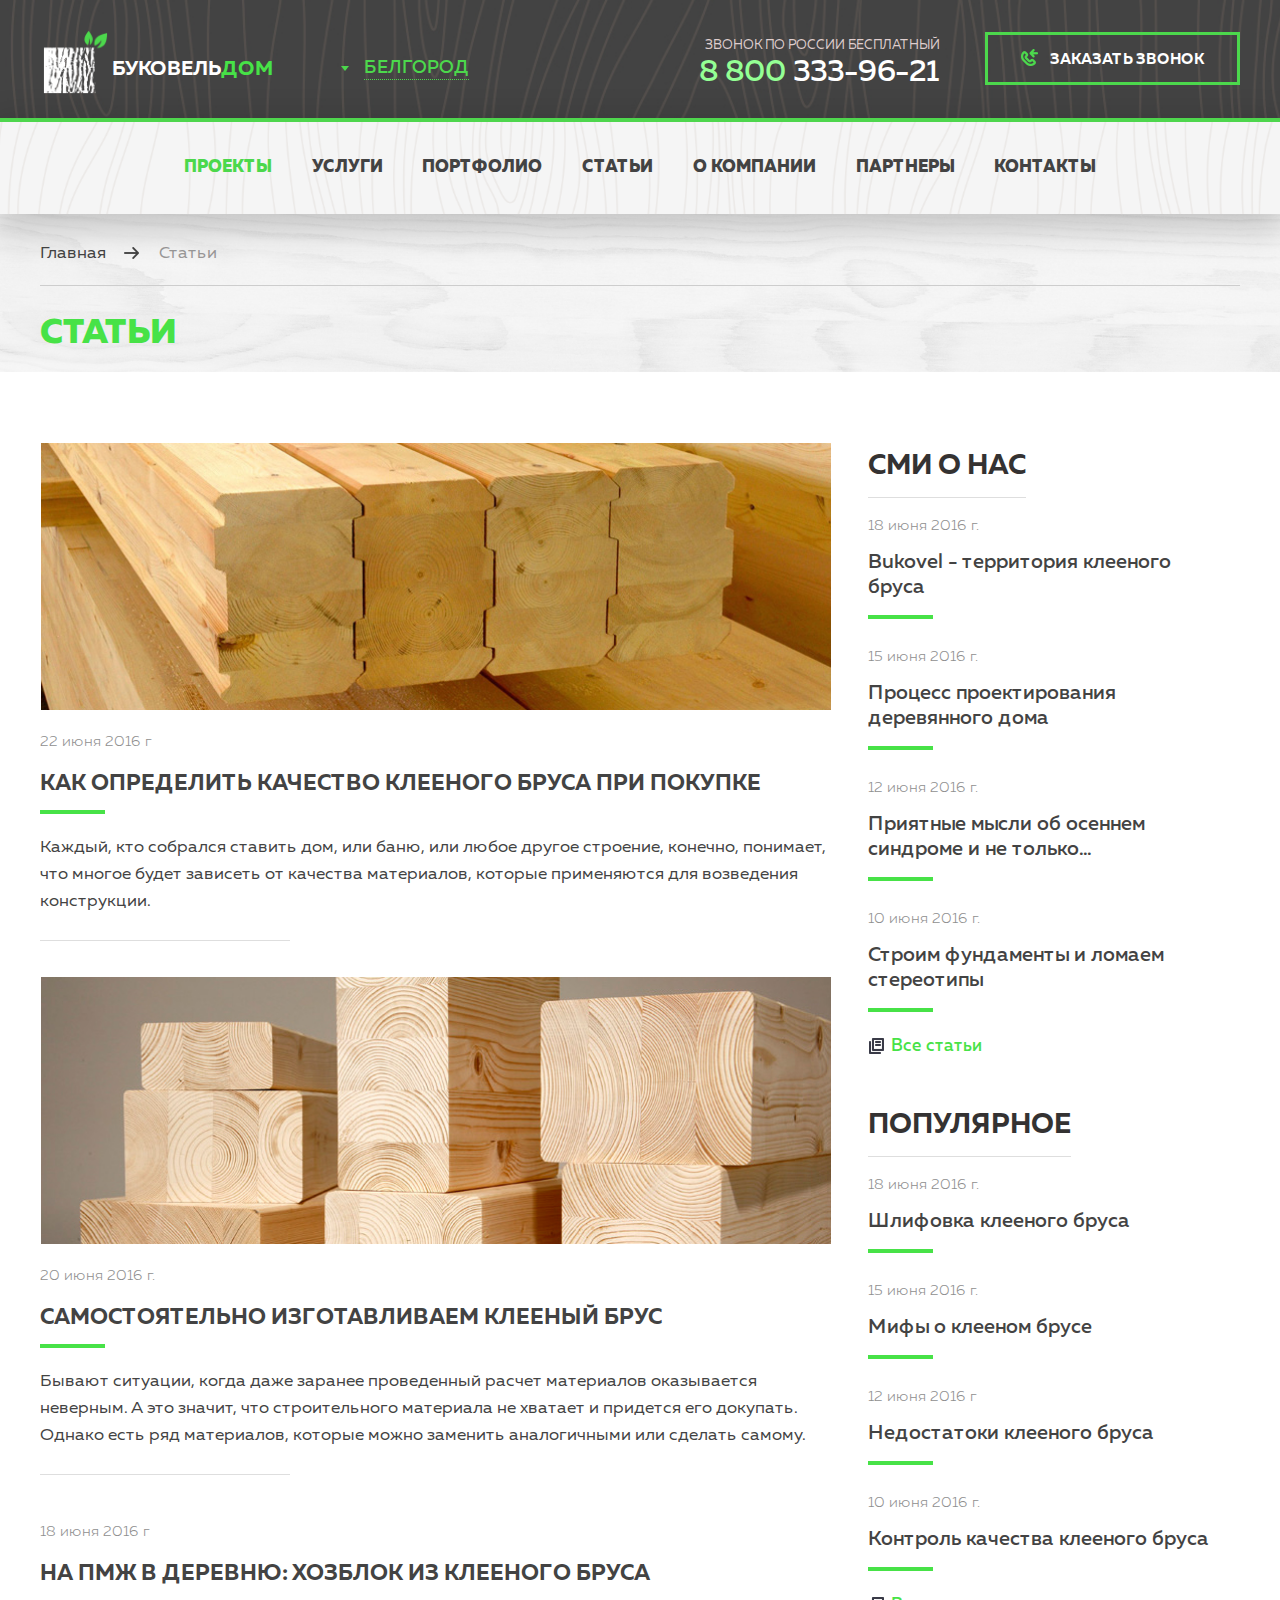
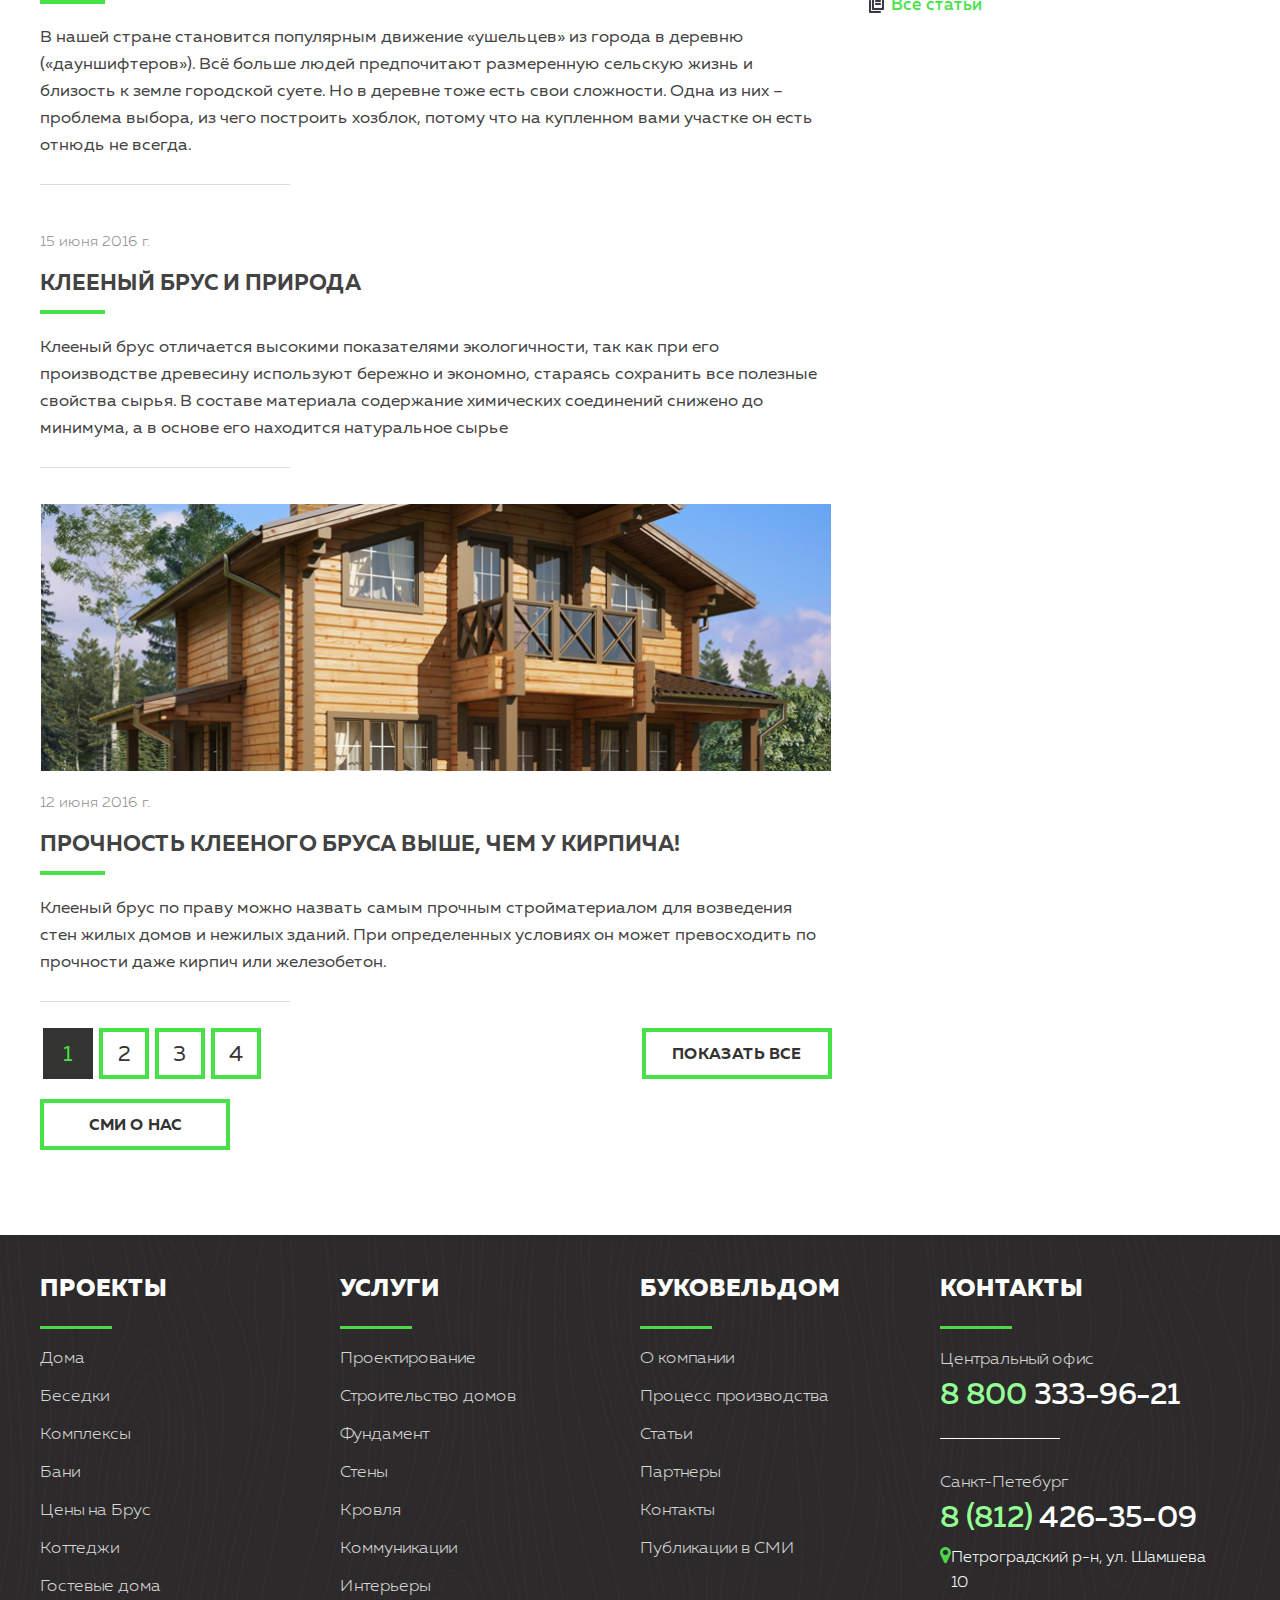
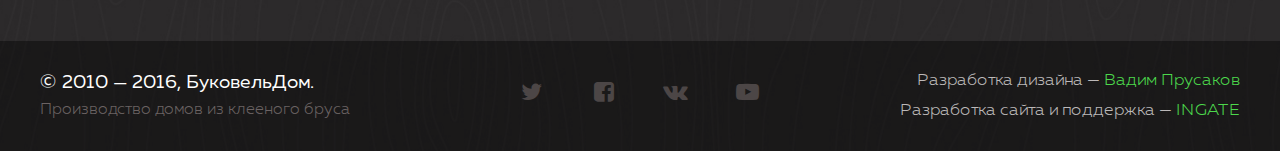
<file: articles.html>
<!DOCTYPE html>

<html lang="ru">

<head>

	<meta charset="utf-8">

	<meta http-equiv="X-UA-Compatible" content="IE=edge" >

	<meta name="viewport" content="width=device-width, initial-scale=1.0">

	<meta name="description" content="">

	<link rel="stylesheet" type="text/css" href="vendors/css/animate.css">
	
	<link rel="stylesheet" type="text/css" href="style.css">

	<link rel="stylesheet" type="text/css" href="font-awesome.css">

	<link rel="stylesheet" type="text/css" href="responsive.css">

	<link rel="stylesheet" type="text/css" href="slick/slick.css">

	<link rel="stylesheet" href="vendors/css/jquery.mCustomScrollbar.css">

	<link rel="stylesheet" href="vendors/css/nouislider.css">

	<link rel="stylesheet" href="vendors/css/nouislider.tooltips.css">

	<link href="vendors/css/select2.css" rel="stylesheet" />

	<script type="text/javascript" src="vendors/js/jquery.js"></script>

	<script type="text/javascript" src="slick/slick.js"></script>

	<script src="vendors/js/nouislider.js"></script>

	<script src="vendors/js/jquery.mCustomScrollbar.concat.min.js"></script>

	<script src="vendors/js/select2.js"></script>


	<script type="text/javascript" src="vendors/js/wow.min.js"></script>
	<script>new WOW().init();</script>


	<link rel="icon" type="image/png" href="favicon/favicon.ico" sizes="16x16">

	
	<title>Title</title>
	

</head>

<body>

<div class="wrapper">


	<!-- Header -->

	<header>

		<!-- <div class="header">
				
			<div class="header-top-row offset-ziro">
				
				<div class="col col-1">

					<div class="main-nav-box">

						<div class="top-row">
						
							<div class="logo-box">
								
								<img src="img/logo.png" alt="">

							</div>

						</div>

						<ul class="main-nav-list">

							<li><a class="main-nav-link" href="#">Проекты</a></li>
							<li><a class="main-nav-link" href="#">Услуги</a></li>
							<li><a class="main-nav-link" href="#">Портфолио</a></li>
							<li><a class="main-nav-link" href="#">Статьи</a></li>
							<li><a class="main-nav-link" href="#">О компании</a></li>
							<li><a class="main-nav-link" href="#">Партнеры</a></li>
							<li><a class="main-nav-link" href="#">Контакты</a></li>

						</ul>

					</div>

				</div>

				<div class="col col-2">
					
					<ul class="soc-icons-list">
						
						<li><a class="soc-icon-link facebook" href="#"><i class="fa fa-facebook-square" aria-hidden="true"></i></a></li>
						<li><a class="soc-icon-link vk" href="#"><i class="fa fa-vk" aria-hidden="true"></i></a></li>
						<li><a class="soc-icon-link instagram" href="#"><i class="fa fa-instagram" aria-hidden="true"></i></a></li>

					</ul>

				</div>

				<div class="col col-3 select-box">
					
					<div class="select-menu">
						
						<select  class="select-1">
							
							<option>Белгород</option>
							<option>Воронеж</option>
							<option>Москва</option>
							<option>Санкт-Петербург</option>
							<option>Курск</option>
							<option>Липецк</option>

						</select>

					</div>

				</div>

				<div class="col col-4 contacts-header">

					<h3>многоканальный телефон</h3>

					<a class="head-tel-link" href="tel:88003339621"><span class="green">8 800</span> 333-96-21</a>

					<button type="button" class="call-back-btn"><i class="call-back-icon"></i>Заказать звонок</button>

				</div>	

			</div>

			<div class="main-nav-sect">
				
				<div class="row offset-ziro">
					
					<div class="col col-1">
						
						<div class="main-nav-logo-box">
							
							<img src="img/logo_main_menu.png" alt="">

						</div>

					</div>

					<div class="col col-2">
						
						<ul class="float-nav">

							<li><a class="nav-link active" href="#">Проекты</a></li>
							<li><a class="nav-link" href="#">Услуги</a></li>
							<li><a class="nav-link" href="#">Портфолио</a></li>
							<li><a class="nav-link" href="#">Статьи</a></li>
							<li><a class="nav-link" href="#">О компании</a></li>
							<li><a class="nav-link" href="#">Партнеры</a></li>
							<li><a class="nav-link" href="#">Контакты</a></li>

						</ul>

					</div>

					<div class="col col-3">
						
						<button class="float-call-back-btn"><i class="float-call-back-icon"></i></button>

					</div>

				</div>

			</div>

		</div> -->


		<div class="header-inner-page">

			<div class="header-inner-top-row offset-ziro">

				<div class="row">

					<div class="col col-1">

						<a href="/" class="logo-box-inner-page">

							<div class="logo-img-inner-page col-1-col">
							
								<img src="img/logo_inner_page.png" alt="">

							</div>

							<div class="logo-col-txt col-1-col">
								
								<h1 class="main-h">Буковель<span class="green-txt">дом</span></h1>

							</div>

						</a>

					</div>

					<div class="col col-2 select-box">
						
						<div class="select-menu">
								
							<select  class="select-1">
								
								<option>Белгород</option>
								<option>Воронеж</option>
								<option>Москва</option>
								<option>Санкт-Петербург</option>
								<option>Курск</option>
								<option>Липецк</option>

							</select>

						</div>

					</div>

					<div class="col col-3 contacts-header">

						<h3>Звонок по России бесплатный</h3>
						
						<a class="head-tel-link" href="tel:88003339621"><span class="green">8 800</span> 333-96-21</a>

					</div>

					<div class="col col-4 contacts-header">

						<button type="button" class="call-back-btn"><i class="call-back-icon"></i>Заказать звонок</button>	

					</div>

				</div>

			</div>

			<div class="inner-page-nav-box">

				<div class="inner-page-nav">

					<ul class="inner-nav">

						<li><a class="nav-link active" href="#">Проекты</a></li>
						<li><a class="nav-link" href="#">Услуги</a></li>
						<li><a class="nav-link" href="#">Портфолио</a></li>
						<li><a class="nav-link" href="#">Статьи</a></li>
						<li><a class="nav-link" href="#">О компании</a></li>
						<li><a class="nav-link" href="#">Партнеры</a></li>
						<li><a class="nav-link" href="#">Контакты</a></li>

					</ul>

				</div>

			</div>

			<div class="main-nav-sect">
				
				<div class="for-desc">

					<div class="row offset-ziro">
					
						<div class="col col-1">
							
							<a href="/" class="main-nav-logo-box">
								
								<img src="img/logo_main_menu.png" alt="">

							</a>

						</div>

						<div class="col col-2">
							
							<ul class="float-nav">

								<li><a class="nav-link active" href="#">Проекты</a></li>
								<li><a class="nav-link" href="#">Услуги</a></li>
								<li><a class="nav-link" href="#">Портфолио</a></li>
								<li><a class="nav-link" href="#">Статьи</a></li>
								<li><a class="nav-link" href="#">О компании</a></li>
								<li><a class="nav-link" href="#">Партнеры</a></li>
								<li><a class="nav-link" href="#">Контакты</a></li>

							</ul>

						</div>

						<div class="col col-3 for-desc-nav-contacts">

							<a class="head-tel-link" href="tel:88003339621"><span class="green">8 800</span> 333-96-21</a>

							<button type="button" class="call-back-btn"><i class="call-back-icon"></i>Заказать звонок</button>

						</div>

					</div>

				</div>

				<div class="for-tab for-tab-nav">

					<div class="for-tab-nav-bg">

						<div class="row offset-ziro">
						
							<div class="col col-1 respmenubtn-box">
								
								<button class="respmenubtn">
									
									<span></span>
									<span></span>
									<span></span>

								</button>

							</div>

							<div class="col col-2">
								
								<a class="resp-logo" href="/">

									<div class="resp-logo-img-box">

										<img src="img/logo_main_menu.png" alt="">

									</div>

									<p>Буковель<span class="green-txt">Дом</span></p>

								</a>

							</div>

							<div class="col col-3 clearfix">
								
								<button class="phone-resp-btn right">
									
									<i class="icon phone-resp-btn-icon"></i>

								</button>

							</div>

						</div>

					</div>

					<div class="tab-navigation">
						
						<ul class="tab-nav">

							<li><a href="#" class="tab-nav-link">Главная</a></li>
							<li><a href="#" class="tab-nav-link">Проекты</a></li>
							<li><a href="#" class="tab-nav-link">Услуги</a></li>
							<li><a href="#" class="tab-nav-link">Портфолио</a></li>
							<li><a href="#" class="tab-nav-link">Статьи</a></li>
							<li><a href="#" class="tab-nav-link">О компании</a></li>
							<li><a href="#" class="tab-nav-link">Партнеры</a></li>
							<li><a href="#" class="tab-nav-link">Контакты</a></li>

						</ul>

						<div class="contact-resp-nav">
							
							<h3>Звонок по России бесплатный</h3>

							<!-- <a href="#" class="contact-link">8 800 333-96-21</a> -->

							<a class="contact-link" href="tel:88003339621"><span class="green">8 800</span> 333-96-21</a>

						</div>

					</div>

				</div>

			</div>

		</div>

								
	</header>

	<!-- /Header -->

		<!-- Content -->
			<div class="content">

				<!--  Popus  -->

				<div class="popup-calback">
					
					<div class="popup-bg"></div>

					<div class="callback-box">

						<div class="close-btn-box">

							<button class="close-popup-btn" type="button"><i class="close-x-icon"></i><span>Закрыть окно</span></button>

						</div>		

						<div class="callback-content">

							<div class="sect-h">
						
								<h3 class="center-txt">заказ</h3>

								<h2 class="center-txt green-txt">звонка</h2>

							</div>

							<p>Оставьте ваши контактные данные, и наши менеджеры свяжутся с вами в ближайшее время, чтобы обсудить все детали.</p>

							<div class="callback-form">

								<form>

									<div class="input-box">
										
										<i class="fa fa-user-o" aria-hidden="true"></i>
										<input type="text" placeholder="Ваше имя">

									</div>

									<div class="input-box">
										
										<i class="fa fa-mobile" aria-hidden="true"></i>
										<input type="tel" placeholder="Ваш телефон">

									</div>

									<div class="input-box btn-box">
										
										<button type="submit"><i class="fa fa-paper-plane-o" aria-hidden="true"></i>Отправить</button>

									</div>

								</form>

							</div>

						</div>

					</div>

				</div>

								<!--  Popup calback Tablet  -->

				<div class="popup-calback-tablet">
					
					<div class="popup-bg"></div>

					<div class="callback-tablet-box">

						<div class="callback-tablet-content">

							<div class="callback-tablet-h">

								<h3>Звонок по России бесплатный</h3>

								<a href="tel:88003339621" class="callback-tablet-tel"><span class="green-txt">8 800</span> 333-96-21</a>

							</div>

							<p>Оставьте вашу заявку и в ближайшее время мы составим персональный и бесплатный проект на ваш дом</p>

							<div class="callback-form">

								<form>

									<div class="input-box">
										
										<i class="fa fa-user-o" aria-hidden="true"></i>
										<input type="text" placeholder="Ваше имя">

									</div>

									<div class="input-box">
										
										<i class="fa fa-mobile" aria-hidden="true"></i>
										<input type="tel" placeholder="Ваш телефон">

									</div>

									<div class="input-box btn-box">
										
										<button type="submit">Отправить</button>

									</div>

								</form>

							</div>

						</div>

					</div>

				</div>

				<!--  /Popup calback Tablet  -->

				<!--  //////////////////////////////  -->

				<div class="popup-video">
					
					<div class="popup-bg"></div>

					<div class="popup-video-box">

						<div class="close-btn-box">

							<button class="close-popup-btn" type="button"><i class="close-x-icon"></i><span>Закрыть окно</span></button>

						</div>

						<div class="video-box" id="video-placeholder">
							
							<!-- <iframe width="560" height="315" src="https://www.youtube.com/embed/Re2hxifRCiY" frameborder="0" allowfullscreen id="video"></iframe> -->

						</div>

					</div>

				</div>

				<!-- /Popus -->



				<section class="inner-page-sect-1 show-main-float-nav-coor">
					
					<div class="row">
						
						<div class="breadcrumbs">
							
							<ul class="breadcrumbs-list">
								
								<li><a class="breadcrumb-link" href="#">Главная</a></li>

								<li><a class="breadcrumb-link" href="#">Статьи</a></li>

							</ul>

						</div>

						<div class="inner-h">
							
							<h2>Статьи</h2>

						</div>

					</div>

				</section>

				<section>

					<div class="content-aside-sect">
						
						<div class="row clearfix">

							<div class="main-content left">
								
								<div>

									<div class="article">
										
										<a href="#" class="article-photo-box">
											
											<div class="article-photo">
												
												<img src="articles_photos/article_photo_1.jpg" alt="" >

											</div>

											<div class="article-mask">
												
												<h2 class="mask-h">Читать статью</h2>

											</div>

										</a>

										<p class="article-date">22 июня 2016 г</p>

										<a href="#" class="article-h">Как определить качество клееного бруса при покупке</a>

										<p>Каждый, кто собрался ставить дом, или баню, или любое другое строение, конечно, понимает, что многое будет зависеть от качества материалов, которые применяются для возведения конструкции.</p>

									</div>

									<div class="article">
										
										<a href="#" class="article-photo-box">
											
											<div class="article-photo">
												
												<img src="articles_photos/article_photo_2.jpg" alt="" >

											</div>

											<div class="article-mask">
												
												<h2 class="mask-h">Читать статью</h2>

											</div>

										</a>

										<p class="article-date">20 июня 2016 г.</p>

										<a href="#" class="article-h">Самостоятельно изготавливаем клееный брус</a>

										<p>Бывают ситуации, когда даже заранее проведенный расчет материалов оказывается неверным. А это значит, что строительного материала не хватает и придется его докупать. Однако есть ряд материалов, которые можно заменить аналогичными или сделать самому.</p>

									</div>

									<div class="article">
										
										<!-- <a href="#" class="article-photo-box">
											
											<div class="article-photo">
												
												<img src="articles_photos/article_photo_1.jpg" alt="" >

											</div>

											<div class="article-mask">
												
												<h2 class="mask-h">Читать статью</h2>

											</div>

										</a> -->

										<p class="article-date">18 июня 2016 г</p>

										<a href="#" class="article-h">На ПМЖ в деревню: хозблок из клееного бруса</a>

										<p>В нашей стране становится популярным движение «ушельцев» из города в деревню («дауншифтеров»). Всё больше людей предпочитают размеренную сельскую жизнь и близость к земле городской суете. Но в деревне тоже есть свои сложности. Одна из них – проблема выбора, из чего построить хозблок, потому что на купленном вами участке он есть отнюдь не всегда.</p>

									</div>


									<div class="article">
										
										<!-- <a href="#" class="article-photo-box">
											
											<div class="article-photo">
												
												<img src="articles_photos/article_photo_1.jpg" alt="" >

											</div>

											<div class="article-mask">
												
												<h2 class="mask-h">Читать статью</h2>

											</div>

										</a> -->

										<p class="article-date">15 июня 2016 г.</p>

										<a href="#" class="article-h">Клееный брус и природа</a>

										<p>Клееный брус отличается высокими показателями экологичности, так как при его производстве древесину используют бережно и экономно, стараясь сохранить все полезные свойства сырья. В составе материала содержание химических соединений снижено до минимума, а в основе его находится натуральное сырье</p>

									</div>

									<div class="article">
										
										<a href="#" class="article-photo-box">
											
											<div class="article-photo">
												
												<img src="articles_photos/article_photo_3.jpg" alt="" >

											</div>

											<div class="article-mask">
												
												<h2 class="mask-h">Читать статью</h2>

											</div>

										</a>

										<p class="article-date">12 июня 2016 г.</p>

										<a href="#" class="article-h">Прочность клееного бруса выше, чем у кирпича!</a>

										<p>Клееный брус по праву можно назвать самым прочным стройматериалом для возведения стен жилых домов и нежилых зданий. При определенных условиях он может превосходить по прочности даже кирпич или железобетон.</p>

									</div>

								</div>

								<div class="pagination-box pagination-articles offset-ziro">
								
									<div class="pagination col col-1">
										
										<ul class="pagination-list">
											
											<li><a href="#" class="pagination-link active">1</a></li>
											<li><a href="#" class="pagination-link">2</a></li>
											<li><a href="#" class="pagination-link">3</a></li>
											<li><a href="#" class="pagination-link">4</a></li>

										</ul>

									</div>

									<div class="col col-2">
										
										<buton class="show-all-btn">показать всe</buton>

									</div>

								</div>

								<div>
									
								<a href="#" class="btn-link">СМИ о нас</a>

								</div>

							</div>

							<button class="show-sidebar-btn"><i class="fa fa-arrow-circle-o-right" aria-hidden="true"></i></button>

							<div class="show-sidebar-bg"></div>

							<div class="sidebar right sidebar-with-scroll">

								<div class="sidebar-articles">

									<h2>СМИ о нас</h2>

									<div>

										<div class="sidebar-thumb">
											
											<p class="data">18 июня 2016 г.</p>

											<a href="#" class="to-article-link">Bukovel - территория клееного бруса</a>

										</div>

										<div class="sidebar-thumb">
											
											<p class="data">15 июня 2016 г.</p>

											<a href="#" class="to-article-link">Процесс проектирования деревянного дома</a>

										</div>

										<div class="sidebar-thumb">
											
											<p class="data">12 июня 2016 г.</p>

											<a href="#" class="to-article-link">Приятные мысли об осеннем синдроме и не только...</a>

										</div>

										<div class="sidebar-thumb">
											
											<p class="data">10 июня 2016 г.</p>

											<a href="#" class="to-article-link">Строим фундаменты и ломаем стереотипы</a>

										</div>

									</div>

									<p class="all-aticles"><i class="more-art-icon"></i><a class="all-aticles-link" href="#" >Все статьи</a></p>

								</div>

								<div class="sidebar-articles">

									<h2>Популярное</h2>

									<div>

										<div class="sidebar-thumb">
											
											<p class="data">18 июня 2016 г.</p>

											<a href="#" class="to-article-link">Шлифовка клееного бруса</a>

										</div>

										<div class="sidebar-thumb">
											
											<p class="data">15 июня 2016 г.</p>

											<a href="#" class="to-article-link">Мифы о клееном брусе</a>

										</div>

										<div class="sidebar-thumb">
											
											<p class="data">12 июня 2016 г</p>

											<a href="#" class="to-article-link">Недостатоки клееного бруса</a>

										</div>

										<div class="sidebar-thumb">
											
											<p class="data">10 июня 2016 г.</p>

											<a href="#" class="to-article-link">Контроль качества клееного бруса</a>

										</div>

									</div>

									<p class="all-aticles"><i class="more-art-icon"></i><a class="all-aticles-link" href="#" >Все статьи</a></p>

								</div>

							</div>

						</div>

					</div>

				</section>

			</div>
		<!-- /Content -->

		<!-- Footer -->

		<footer>
			
			<div class="footer">
					
					<div class="footer-row-1 four-cols offset-ziro">

						<div class="row">
							
							<div class="col col-1">
								
								<h2 class="slide-btn" id="slide_block_3" >Проекты</h2><i class="fa fa-sort-asc" aria-hidden="true"></i>

								<div class="slide-block-wrapp" id="drop_slide_block_3">

									<div class="slide-block accordion-dropdown">

										<ul class="seo-text">								

											<li><a class="footer-link" href="#">Дома</a></li>
											<li><a class="footer-link" href="#">Беседки</a></li>
											<li><a class="footer-link" href="#">Комплексы</a></li>
											<li><a class="footer-link" href="#">Бани</a></li>
											<li><a class="footer-link" href="#">Цены на Брус</a></li>
											<li><a class="footer-link" href="#">Коттеджи</a></li>
											<li><a class="footer-link" href="#">Гостевые дома</a></li>

										</ul>

									</div>

								</div>

							</div>

							<div class="col col-2">
								
								<h2 class="slide-btn" id="slide_block_4">Услуги</h2><i class="fa fa-sort-asc" aria-hidden="true"></i>

								<div class="slide-block-wrapp" id="drop_slide_block_4">

									<div class="slide-block accordion-dropdown">

										<ul class="seo-text">

											<li><a class="footer-link" href="#">Проектирование</a></li>
											<li><a class="footer-link" href="#">Строительство домов</a></li>
											<li><a class="footer-link" href="#">Фундамент</a></li>
											<li><a class="footer-link" href="#">Стены</a></li>
											<li><a class="footer-link" href="#">Кровля</a></li>
											<li><a class="footer-link" href="#">Коммуникации</a></li>
											<li><a class="footer-link" href="#">Интерьеры</a></li>

										</ul>

									</div>

								</div>

							</div>

							<div class="col col-3">
								
								<h2 class="slide-btn" id="slide_block_5">Буковельдом</h2><i class="fa fa-sort-asc" aria-hidden="true"></i>

								<div class="slide-block-wrapp" id="drop_slide_block_5">

									<div class="slide-block accordion-dropdown">

										<ul class="seo-text">

											<li><a class="footer-link" href="#">О компании</a></li>
											<li><a class="footer-link" href="#">Процесс производства</a></li>
											<li><a class="footer-link" href="#">Статьи</a></li>
											<li><a class="footer-link" href="#">Партнеры</a></li>
											<li><a class="footer-link" href="#">Контакты</a></li>
											<li><a class="footer-link" href="#">Публикации в СМИ</a></li>
										
										</ul>

									</div>

								</div>

							</div>

							<div class="col col-4">
								
									<h2 class="slide-btn" id="slide_block_6">Контакты</h2><i class="fa fa-sort-asc" aria-hidden="true"></i>

									<div class="slide-block-wrapp" id="drop_slide_block_6">

										<div class="slide-block accordion-dropdown">

											<div class="contant-box">
												
												<h4>Центральный офис</h4>

												<a href="tel:88003339621" class="tel-link"><span class="green">8 800</span> 333-96-21</a>

												<a class="mail-link" href="mailto:office@bukoveldom.ru">office@bukoveldom.ru</a>

											</div>

											<div class="contant-box">
												
												<h4>Санкт-Петебург</h4>

												<a href="tel:88124263509" class="tel-link"><span class="green">8 (812)</span> 426-35-09</a>

												<p class="map-p"><i class="fa fa-map-marker" aria-hidden="true"></i>Петроградский р-н, ул. Шамшева 10</p>


											</div>

										</div>

									</div>

							</div>

						</div>

					</div>

					<div class="footer-row-bottom offset-ziro">

						<div class="row">
							
							<div class="col col-1">

								<ul class="soc-link-list for-resp-tab">
									
									<li><a class="soc-link" href="#"><i class="fa fa-twitter" aria-hidden="true"></i></a></li>
									<li><a class="soc-link" href="#"><i class="fa fa-facebook-square" aria-hidden="true"></i></a></li>
									<li><a class="soc-link" href="#"><i class="fa fa-vk" aria-hidden="true"></i></a></li>
									<li><a class="soc-link" href="#"><i class="fa fa-youtube-play" aria-hidden="true"></i></a></li>

								</ul>
								
								<p>&copy; 2010  —  2016, БуковельДом.</p>

								<p class="grey">Производство домов из клееного бруса</p>

							</div>

							<div class="col col-2">
								
								<ul class="soc-link-list">
									
									<li><a class="soc-link" href="#"><i class="fa fa-twitter" aria-hidden="true"></i></a></li>
									<li><a class="soc-link" href="#"><i class="fa fa-facebook-square" aria-hidden="true"></i></a></li>
									<li><a class="soc-link" href="#"><i class="fa fa-vk" aria-hidden="true"></i></a></li>
									<li><a class="soc-link" href="#"><i class="fa fa-youtube-play" aria-hidden="true"></i></a></li>

								</ul>

							</div>

							<div class="col col-3 corp-box">

								<p>Разработка дизайна  —  <a class="green" href="#">Вадим Прусаков</a></p>

								<p>Разработка сайта и поддержка  —  <a class="green" href="#">INGATE</a></p>

							</div>

						</div>

					</div>

			</div>

		</footer>

		<!-- /Footer -->

		<script src="js/scripts.js"></script>

		<script>


			(function($){

				$(window).on("load",function(){
					
					$(".tab-navigation").mCustomScrollbar();

				    $(".callback-tablet-box").mCustomScrollbar();

				    $(".sidebar-with-scroll").mCustomScrollbar();

				    $(".credit-box").mCustomScrollbar();

				});

			})(jQuery);

			// $(".slider_1").slick({
			// 	dots: true,
			// 	arrows: false,
			// 	speed: 900,
			// 	autoplaySpeed: 7000,
			// 	fade: true,
			// 	slidesToShow: 1			
			// });

			// $('.slider_1').on('afterChange', function(event, slick, currentSlide, nextSlide){

			//   $(".slide-info.change-content").html( $(".slick-slide:eq("+ currentSlide +") .slide-info").html() ) ;

			// });

			// $(".slider_2").slick({
			// 	dots: true,
			// 	arrows: true,
			// 	speed: 900,
			// 	autoplaySpeed: 7000,
			// 	slidesToShow: 2			
			// });
			
			$("select").select2();


			// var sliderPrice = document.getElementById("slider");

			// var minRange = 0;

			// var maxRange = 9000000;

			// var offsetLeftRangeLeft;

			// var offsetLeftRangeRight;

			// noUiSlider.create(sliderPrice, {
			// 	start: [894580, 5831600],
			// 	connect: true,
			// 	tooltips: true,
			// 	step: 1,
			// 	range: {
			// 		'min': minRange,
			// 		'max': maxRange
			// 	}

			// });

			// sliderPrice.noUiSlider.on('update', function( values, handle ) {

			// 	$(".range-1").val( values[0] );

			// 	$(".range-2").val( values[1] );

			// });


			// $(".range-1").keyup(function() {

			// 	if ( /[0-9.]/.test( $(".range-1").val() ) == true && 
			// 		$(".range-1").val() < parseInt( $(".noUi-tooltip:eq("+ 1 +")").text() ) && 
			// 	 	$(".range-1").val() <= maxRange ) {

			// 		console.log( /[0-9.]/.test( $(".range-1").val() ) );

			// 		noUiconnectPosition();

			// 		$(".noUi-tooltip:eq("+ 0 +")").text( $(".range-1").val() );

			// 		$(".noUi-origin:eq("+ 0 +")").animate({"left" : offsetLeftRangeLeft + "%"}, 300);

			// 	}

			// });

			// $(".range-2").keyup(function() {

			// 	if ( /[0-9.]/.test( $(".range-2").val() ) == true && 
			// 		$(".range-2").val() > parseInt( $(".noUi-tooltip:eq("+ 0 +")").text() ) && 
			// 	 	$(".range-2").val() <= maxRange ) {

			// 		noUiconnectPosition();

			// 		$(".noUi-tooltip:eq("+ 1 +")").text( $(".range-2").val() );

			// 		$(".noUi-origin:eq("+ 1 +")").animate({"left" : offsetLeftRangeRight + "%"}, 300);

			// 	}

			// });

			// function noUiconnectPosition() {

			// 	offsetLeftRangeLeft = parseInt( $(".range-1").val() ) / ( maxRange / 100 );

			// 	offsetLeftRangeRight = parseInt( $(".range-2").val() ) / ( maxRange / 100 );

			// 	$(".noUi-connect").animate({
			// 								"left" : offsetLeftRangeLeft + "%",
			// 								"right" : ( 100 - offsetLeftRangeRight ) + "%"
			// 							}, 300);

			// }

		</script>
	
	</div>

</body>
</html>
</file>
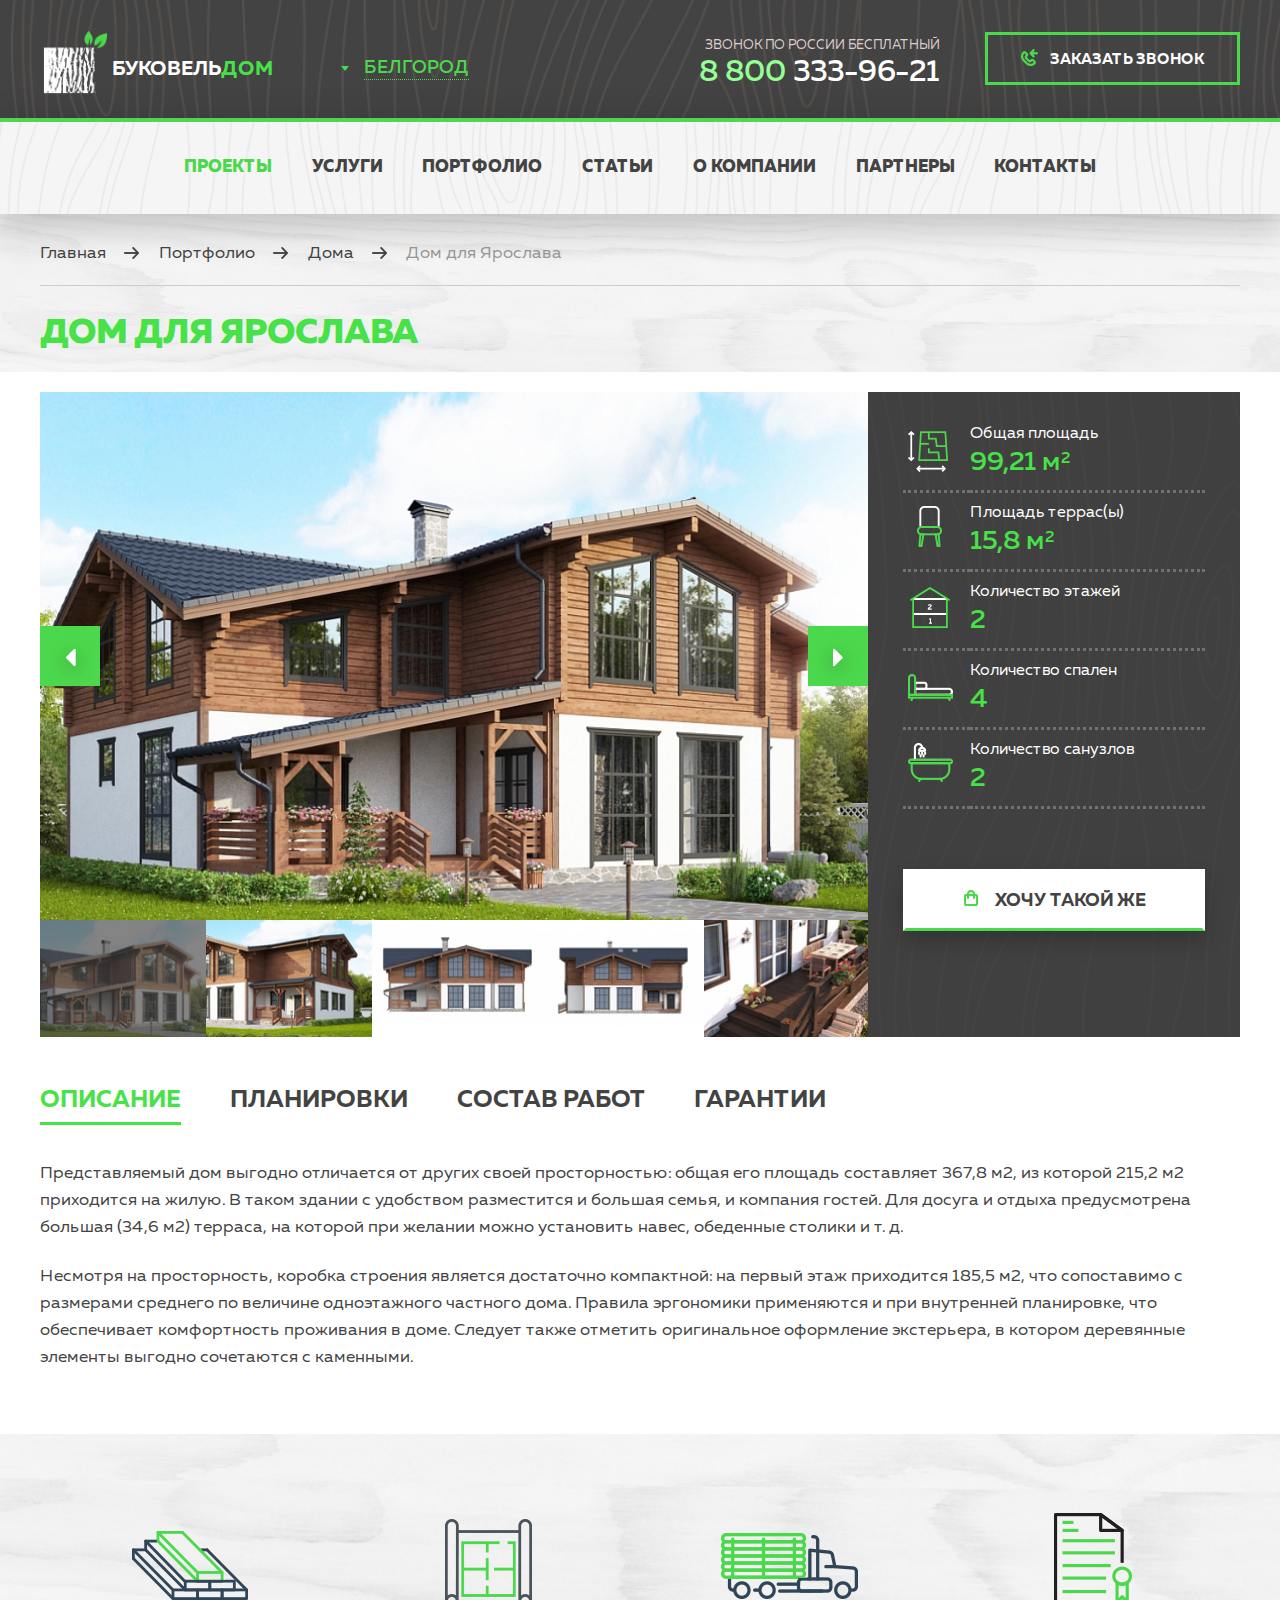
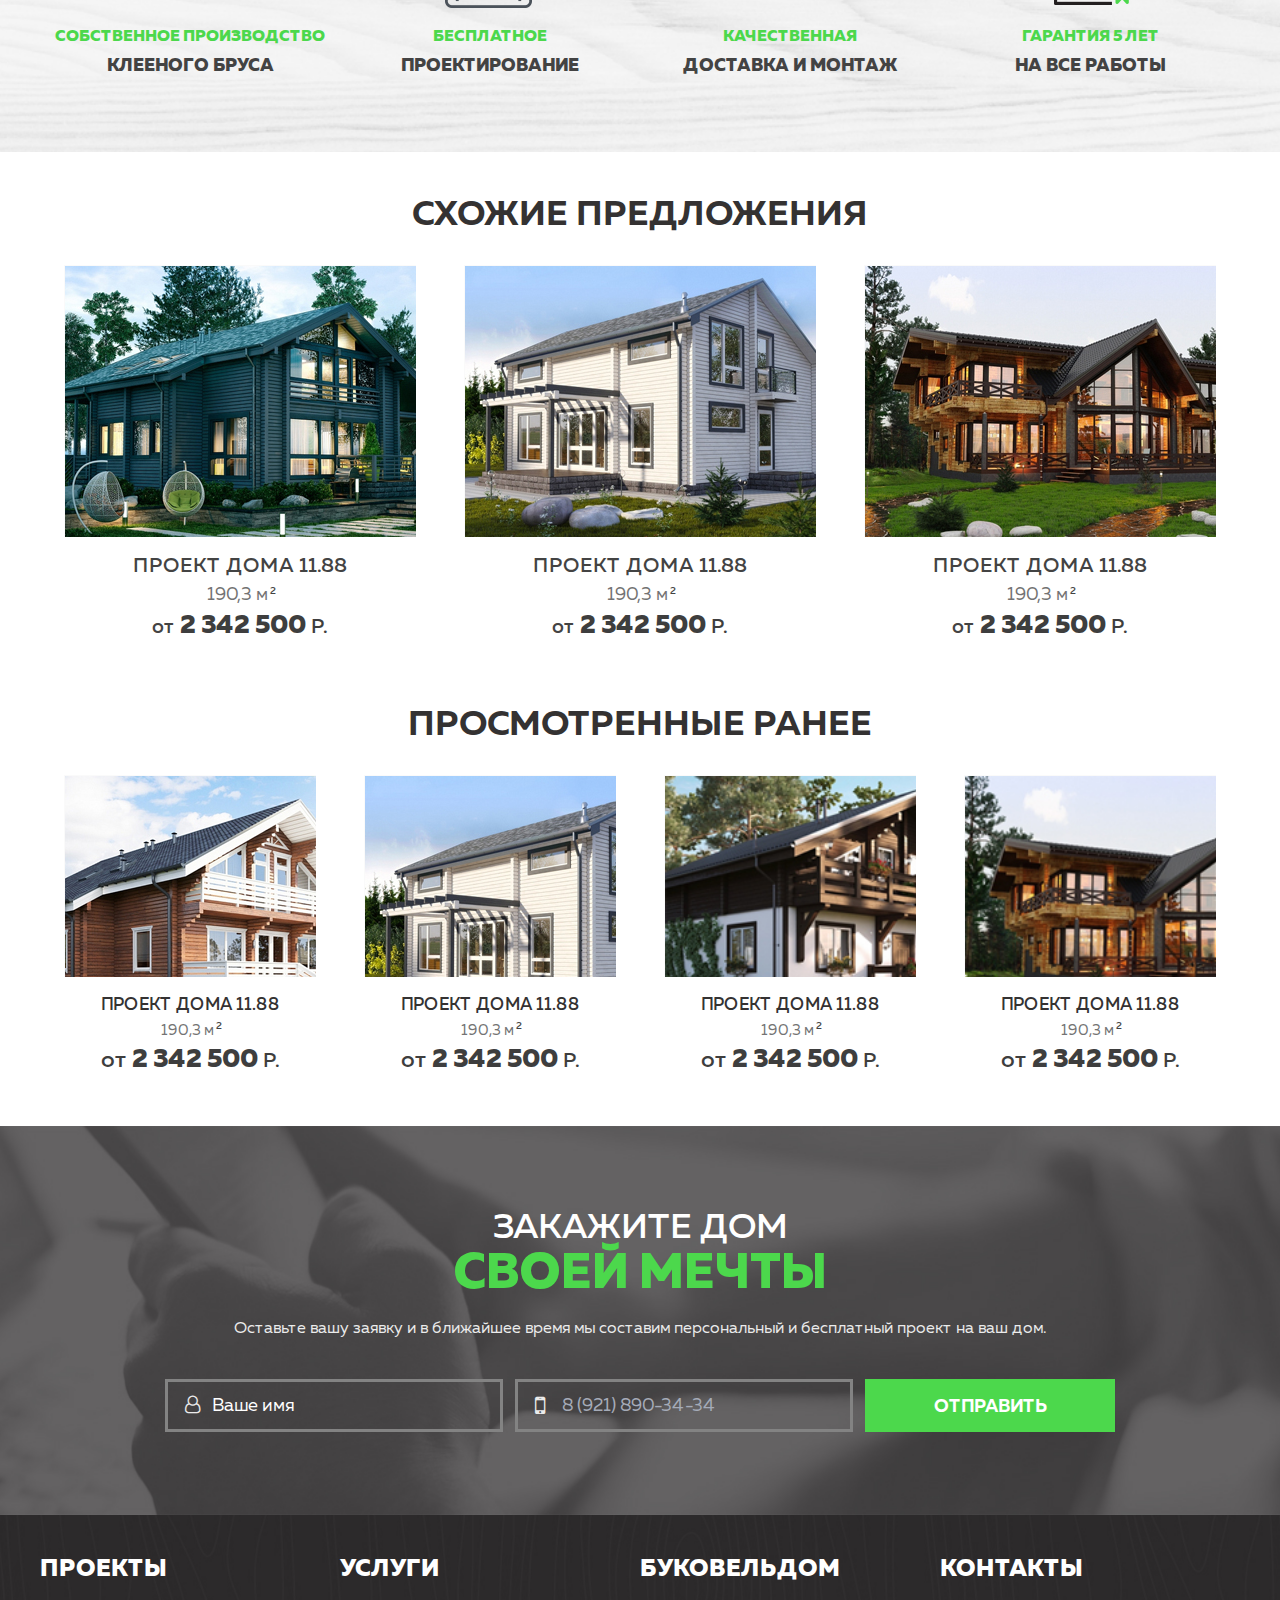
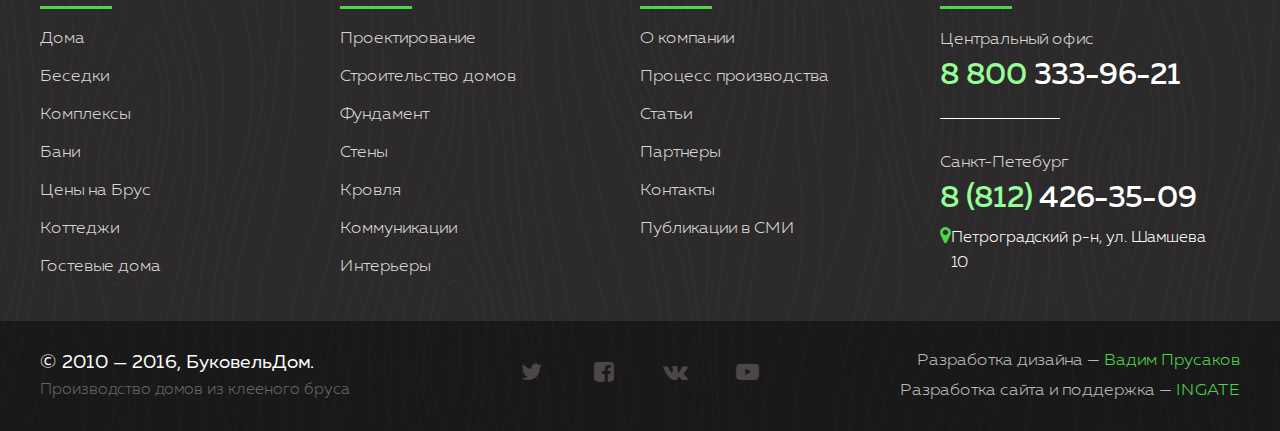
<file: object_podrob_info.html>
<!DOCTYPE html>

<html lang="ru">

<head>

	<meta charset="utf-8">

	<meta http-equiv="X-UA-Compatible" content="IE=edge" >

	<meta name="viewport" content="width=device-width, initial-scale=1.0">

	<meta name="description" content="">

	<link rel="stylesheet" type="text/css" href="vendors/css/animate.css">
	
	<link rel="stylesheet" type="text/css" href="style.css">

	<link rel="stylesheet" type="text/css" href="font-awesome.css">

	<link rel="stylesheet" type="text/css" href="responsive.css">

	<link rel="stylesheet" type="text/css" href="slick/slick.css">

	<link rel="stylesheet" href="vendors/css/jquery.mCustomScrollbar.css">

	<link rel="stylesheet" href="vendors/css/nouislider.css">

	<link rel="stylesheet" href="vendors/css/nouislider.tooltips.css">

	<link href="vendors/css/select2.css" rel="stylesheet" />

	<script type="text/javascript" src="vendors/js/jquery.js"></script>

	<script type="text/javascript" src="slick/slick.js"></script>

	<script src="vendors/js/nouislider.js"></script>

	<script src="vendors/js/jquery.mCustomScrollbar.concat.min.js"></script>

	<script src="vendors/js/select2.js"></script>


	<script type="text/javascript" src="vendors/js/wow.min.js"></script>
	<script>new WOW().init();</script>


	<link rel="icon" type="image/png" href="favicon/favicon.ico" sizes="16x16">

	
	<title>Title</title>
	

</head>

<body>

<div class="wrapper">


	<!-- Header -->

	<header>

		<!-- <div class="header">
				
			<div class="header-top-row offset-ziro">
				
				<div class="col col-1">

					<div class="main-nav-box">

						<div class="top-row">
						
							<div class="logo-box">
								
								<img src="img/logo.png" alt="">

							</div>

						</div>

						<ul class="main-nav-list">

							<li><a class="main-nav-link" href="#">Проекты</a></li>
							<li><a class="main-nav-link" href="#">Услуги</a></li>
							<li><a class="main-nav-link" href="#">Портфолио</a></li>
							<li><a class="main-nav-link" href="#">Статьи</a></li>
							<li><a class="main-nav-link" href="#">О компании</a></li>
							<li><a class="main-nav-link" href="#">Партнеры</a></li>
							<li><a class="main-nav-link" href="#">Контакты</a></li>

						</ul>

					</div>

				</div>

				<div class="col col-2">
					
					<ul class="soc-icons-list">
						
						<li><a class="soc-icon-link facebook" href="#"><i class="fa fa-facebook-square" aria-hidden="true"></i></a></li>
						<li><a class="soc-icon-link vk" href="#"><i class="fa fa-vk" aria-hidden="true"></i></a></li>
						<li><a class="soc-icon-link instagram" href="#"><i class="fa fa-instagram" aria-hidden="true"></i></a></li>

					</ul>

				</div>

				<div class="col col-3 select-box">
					
					<div class="select-menu">
						
						<select  class="select-1">
							
							<option>Белгород</option>
							<option>Воронеж</option>
							<option>Москва</option>
							<option>Санкт-Петербург</option>
							<option>Курск</option>
							<option>Липецк</option>

						</select>

					</div>

				</div>

				<div class="col col-4 contacts-header">

					<h3>многоканальный телефон</h3>

					<a class="head-tel-link" href="tel:88003339621"><span class="green">8 800</span> 333-96-21</a>

					<button type="button" class="call-back-btn"><i class="call-back-icon"></i>Заказать звонок</button>

				</div>	

			</div>

			<div class="main-nav-sect">
				
				<div class="row offset-ziro">
					
					<div class="col col-1">
						
						<div class="main-nav-logo-box">
							
							<img src="img/logo_main_menu.png" alt="">

						</div>

					</div>

					<div class="col col-2">
						
						<ul class="float-nav">

							<li><a class="nav-link active" href="#">Проекты</a></li>
							<li><a class="nav-link" href="#">Услуги</a></li>
							<li><a class="nav-link" href="#">Портфолио</a></li>
							<li><a class="nav-link" href="#">Статьи</a></li>
							<li><a class="nav-link" href="#">О компании</a></li>
							<li><a class="nav-link" href="#">Партнеры</a></li>
							<li><a class="nav-link" href="#">Контакты</a></li>

						</ul>

					</div>

					<div class="col col-3">
						
						<button class="float-call-back-btn"><i class="float-call-back-icon"></i></button>

					</div>

				</div>

			</div>

		</div> -->


		<div class="header-inner-page">

			<div class="header-inner-top-row offset-ziro">

				<div class="row">

					<div class="col col-1">

						<a href="/" class="logo-box-inner-page">

							<div class="logo-img-inner-page col-1-col">
							
								<img src="img/logo_inner_page.png" alt="">

							</div>

							<div class="logo-col-txt col-1-col">
								
								<h1 class="main-h">Буковель<span class="green-txt">дом</span></h1>

							</div>

						</a>

					</div>

					<div class="col col-2 select-box">
						
						<div class="select-menu">
								
							<select  class="select-1">
								
								<option>Белгород</option>
								<option>Воронеж</option>
								<option>Москва</option>
								<option>Санкт-Петербург</option>
								<option>Курск</option>
								<option>Липецк</option>

							</select>

						</div>

					</div>

					<div class="col col-3 contacts-header">

						<h3>Звонок по России бесплатный</h3>
						
						<a class="head-tel-link" href="tel:88003339621"><span class="green">8 800</span> 333-96-21</a>

					</div>

					<div class="col col-4 contacts-header">

						<button type="button" class="call-back-btn"><i class="call-back-icon"></i>Заказать звонок</button>	

					</div>

				</div>

			</div>

			<div class="inner-page-nav-box">

				<div class="inner-page-nav">

					<ul class="inner-nav">

						<li><a class="nav-link active" href="#">Проекты</a></li>
						<li><a class="nav-link" href="#">Услуги</a></li>
						<li><a class="nav-link" href="#">Портфолио</a></li>
						<li><a class="nav-link" href="#">Статьи</a></li>
						<li><a class="nav-link" href="#">О компании</a></li>
						<li><a class="nav-link" href="#">Партнеры</a></li>
						<li><a class="nav-link" href="#">Контакты</a></li>

					</ul>

				</div>

			</div>

			<div class="main-nav-sect">
				
				<div class="for-desc">

					<div class="row offset-ziro">
					
						<div class="col col-1">
							
							<a href="/" class="main-nav-logo-box">
								
								<img src="img/logo_main_menu.png" alt="">

							</a>

						</div>

						<div class="col col-2">
							
							<ul class="float-nav">

								<li><a class="nav-link active" href="#">Проекты</a></li>
								<li><a class="nav-link" href="#">Услуги</a></li>
								<li><a class="nav-link" href="#">Портфолио</a></li>
								<li><a class="nav-link" href="#">Статьи</a></li>
								<li><a class="nav-link" href="#">О компании</a></li>
								<li><a class="nav-link" href="#">Партнеры</a></li>
								<li><a class="nav-link" href="#">Контакты</a></li>

							</ul>

						</div>

						<div class="col col-3 for-desc-nav-contacts">

							<a class="head-tel-link" href="tel:88003339621"><span class="green">8 800</span> 333-96-21</a>

							<button type="button" class="call-back-btn"><i class="call-back-icon"></i>Заказать звонок</button>

						</div>

					</div>

				</div>

				<div class="for-tab for-tab-nav">

					<div class="for-tab-nav-bg">

						<div class="row offset-ziro">
						
							<div class="col col-1 respmenubtn-box">
								
								<button class="respmenubtn">
									
									<span></span>
									<span></span>
									<span></span>

								</button>

							</div>

							<div class="col col-2">
								
								<a class="resp-logo" href="/">

									<div class="resp-logo-img-box">

										<img src="img/logo_main_menu.png" alt="">

									</div>

									<p>Буковель<span class="green-txt">Дом</span></p>

								</a>

							</div>

							<div class="col col-3 clearfix">
								
								<button class="phone-resp-btn right">
									
									<i class="icon phone-resp-btn-icon"></i>

								</button>

							</div>

						</div>

					</div>

					<div class="tab-navigation">
						
						<ul class="tab-nav">

							<li><a href="#" class="tab-nav-link">Главная</a></li>
							<li><a href="#" class="tab-nav-link">Проекты</a></li>
							<li><a href="#" class="tab-nav-link">Услуги</a></li>
							<li><a href="#" class="tab-nav-link">Портфолио</a></li>
							<li><a href="#" class="tab-nav-link">Статьи</a></li>
							<li><a href="#" class="tab-nav-link">О компании</a></li>
							<li><a href="#" class="tab-nav-link">Партнеры</a></li>
							<li><a href="#" class="tab-nav-link">Контакты</a></li>

						</ul>

						<div class="contact-resp-nav">
							
							<h3>Звонок по России бесплатный</h3>

							<!-- <a href="#" class="contact-link">8 800 333-96-21</a> -->

							<a class="contact-link" href="tel:88003339621"><span class="green">8 800</span> 333-96-21</a>

						</div>

					</div>

				</div>

			</div>

		</div>

								
	</header>

	<!-- /Header -->

		<!-- Content -->
			<div class="content">

				<!--  Popus  -->

				<div class="popup-calback">
					
					<div class="popup-bg"></div>

					<div class="callback-box">

						<div class="close-btn-box">

							<button class="close-popup-btn" type="button"><i class="close-x-icon"></i><span>Закрыть окно</span></button>

						</div>		

						<div class="callback-content">

							<div class="sect-h">
						
								<h3 class="center-txt">заказ</h3>

								<h2 class="center-txt green-txt">звонка</h2>

							</div>

							<p>Оставьте ваши контактные данные, и наши менеджеры свяжутся с вами в ближайшее время, чтобы обсудить все детали.</p>

							<div class="callback-form">

								<form>

									<div class="input-box">
										
										<i class="fa fa-user-o" aria-hidden="true"></i>
										<input type="text" placeholder="Ваше имя">

									</div>

									<div class="input-box">
										
										<i class="fa fa-mobile" aria-hidden="true"></i>
										<input type="tel" placeholder="Ваш телефон">

									</div>

									<div class="input-box btn-box">
										
										<button type="submit"><i class="fa fa-paper-plane-o" aria-hidden="true"></i>Отправить</button>

									</div>

								</form>

							</div>

						</div>

					</div>

				</div>

								<!--  Popup calback Tablet  -->

				<div class="popup-calback-tablet">
					
					<div class="popup-bg"></div>

					<div class="callback-tablet-box">

						<div class="callback-tablet-content">

							<div class="callback-tablet-h">

								<h3>Звонок по России бесплатный</h3>

								<a href="tel:88003339621" class="callback-tablet-tel"><span class="green-txt">8 800</span> 333-96-21</a>

							</div>

							<p>Оставьте вашу заявку и в ближайшее время мы составим персональный и бесплатный проект на ваш дом</p>

							<div class="callback-form">

								<form>

									<div class="input-box">
										
										<i class="fa fa-user-o" aria-hidden="true"></i>
										<input type="text" placeholder="Ваше имя">

									</div>

									<div class="input-box">
										
										<i class="fa fa-mobile" aria-hidden="true"></i>
										<input type="tel" placeholder="Ваш телефон">

									</div>

									<div class="input-box btn-box">
										
										<button type="submit">Отправить</button>

									</div>

								</form>

							</div>

						</div>

					</div>

				</div>

				<!--  /Popup calback Tablet  -->

				<!--  //////////////////////////////  -->

				<div class="popup-video">
					
					<div class="popup-bg"></div>

					<div class="popup-video-box">

						<div class="close-btn-box">

							<button class="close-popup-btn" type="button"><i class="close-x-icon"></i><span>Закрыть окно</span></button>

						</div>

						<div class="video-box" id="video-placeholder">
							
							<!-- <iframe width="560" height="315" src="https://www.youtube.com/embed/Re2hxifRCiY" frameborder="0" allowfullscreen id="video"></iframe> -->

						</div>

					</div>

				</div>

				<!--  //////////////////////////////  -->

				<div class="popup-credit">
					
					<div class="popup-bg"></div>

					<div class="popup-credit-box">

						<div class="close-btn-box">

							<button class="close-popup-btn" type="button"><i class="close-x-icon"></i><span>Закрыть окно</span></button>

						</div>

						<div class="credit-box">
							
							<div class="sect-h">
						
								<h3 class="center-txt">Расчет</h3>

								<h2 class="center-txt green-txt">кредита</h2>

							</div>

							<div class="credit-content">
								
								<p>В данном окне вы можете сделать <span class="uppercase">предварительный</span> расчет кредита. Для уточнения, позвоните по телефону <a href="tel:88003339621" class="green-txt credit-tel-link">8 800 333-96-21</a> и наши менеджеры сделают вам более точный кредитный расчет под ваши условия.</p>

								<div class="credit-form">

									<form>

										<div class="credit-row">
											
											<div class="credit-input-box">

												<h3>Стоимость дома</h3>

												<input type="text" placeholder="999999">

											</div>

											<p class="rub">руб.</p>

										</div>

										<div class="credit-row">
											
											<div class="credit-input-box">

												<h3>Cумма первоначального взноса</h3>

												<input type="text" placeholder="999999">

											</div>

											<p class="rub">руб.</p>

										</div>

										<div class="credit-row">
											
											<div class="credit-input-box">

												<h3>Сумма кредита</h3>

												<input type="text" placeholder="999999">

											</div>

											<p class="rub">руб.</p>

										</div>

										<div class="credit-row">
											
											<div class="credit-input-box">

												<h3>Планируемый срок кредита</h3>

												<input type="text" placeholder="999999">

											</div>

											<p class="rub">руб.</p>

										</div>

										<div class="credit-row">
											
											<button class="popup-credit-btn"><i class="fa fa-calculator" aria-hidden="true"></i>Рассчитать</button>

										</div>

									</form>

								</div>

							</div>

						</div>

					</div>

				</div>

				<!--  //////////////////////////////  -->

				<!-- <div class="popup-credit-result">
					
					<div class="popup-bg"></div>

					<div class="popup-credit-result-box">

						<div class="close-btn-box">

							<button class="close-popup-btn" type="button"><i class="close-x-icon"></i><span>Закрыть окно</span></button>

						</div>

						<div class="credit-box">
							
							<div class="sect-h">
						
								<h3 class="center-txt">Расчет</h3>

								<h2 class="center-txt green-txt">кредита</h2>

							</div>

							<div class="credit-content">
								
								<p>В данном окне вы можете сделать <span class="uppercase">предварительный</span> расчет кредита. Для уточнения, позвоните по телефону <a href="tel:88003339621" class="green-txt credit-tel-link">8 800 333-96-21</a> и наши менеджеры сделают вам более точный кредитный расчет под ваши условия.</p>

							</div>

							<div class="sect-h">
						
								<h3 class="center-txt">Итого</h3>

							</div>

							<div class="credit-content-last">

								<p>При покупке дома стоимостью <span class="font-medium">1 248 800</span> с первоначальным <span class="font-medium">взносом 800 000</span> минимальный ежемесячный платеж за кредит на <span class="font-medium">36 месяцев</span> по ставке <span class="font-medium">14.5 процентов годовых</span> составит:</p>

							</div>

							<div class="credite-price-box">
								
								<p class="credit-price">15 448,13 <span class="credit-rub">р.</span></p>

								<p class="bank-txt">по программе банка <a href="#" class="green-txt bank-link">Крокус Банк</a></p>

							</div>

							<div class="credit-row">
											
								<button class="popup-credit-btn"><i class="fa fa-calculator" aria-hidden="true"></i>Новый расчет</button>

							</div>

						</div>

					</div>

				</div> -->

				<!-- /Popus -->



				<section class="inner-page-sect-1 show-main-float-nav-coor">
					
					<div class="row">
						
						<div class="breadcrumbs">
							
							<ul class="breadcrumbs-list">
								
								<li><a class="breadcrumb-link" href="#">Главная</a></li>

								<li><a class="breadcrumb-link" href="#">Портфолио</a></li>

								<li><a class="breadcrumb-link" href="#">Дома</a></li>

								<li><a class="breadcrumb-link" href="#">Дом для Ярослава</a></li>

							</ul>

						</div>

						<div class="inner-h">
							
							<h2>Дом для Ярослава</h2>

						</div>

					</div>

				</section>

				<section class="slider-project-sect">
					
					<div class="row">
						
						<div class="project-slider-box slider_3 offset-ziro">
							
							<div class="project-slider col col-1 project-slider-col">
								
								<div class="project-big-slider">

									<div><img src="project_slider/big_photo/photo_1.jpg" alt=""></div>
									<div><img src="project_slider/big_photo/photo_2.jpg" alt=""></div>
									<div><img src="project_slider/big_photo/photo_3.jpg" alt=""></div>
									<div><img src="project_slider/big_photo/photo_4.jpg" alt=""></div>
									<div><img src="project_slider/big_photo/photo_5.jpg" alt=""></div>
									<div><img src="project_slider/big_photo/photo_1.jpg" alt=""></div>
									<div><img src="project_slider/big_photo/photo_2.jpg" alt=""></div>
									<div><img src="project_slider/big_photo/photo_3.jpg" alt=""></div>
									<div><img src="project_slider/big_photo/photo_4.jpg" alt=""></div>
									<div><img src="project_slider/big_photo/photo_5.jpg" alt=""></div>

								</div>

								<div class="project-miniatures-slider">

									<div><img src="project_slider/miniature_photo/photo_1.jpg" alt=""></div>
									<div><img src="project_slider/miniature_photo/photo_2.jpg" alt=""></div>
									<div><img src="project_slider/miniature_photo/photo_3.jpg" alt=""></div>
									<div><img src="project_slider/miniature_photo/photo_4.jpg" alt=""></div>
									<div><img src="project_slider/miniature_photo/photo_5.jpg" alt=""></div>
									<div><img src="project_slider/miniature_photo/photo_1.jpg" alt=""></div>
									<div><img src="project_slider/miniature_photo/photo_2.jpg" alt=""></div>
									<div><img src="project_slider/miniature_photo/photo_3.jpg" alt=""></div>
									<div><img src="project_slider/miniature_photo/photo_4.jpg" alt=""></div>
									<div><img src="project_slider/miniature_photo/photo_5.jpg" alt=""></div>

								</div>

							</div>

							<div class="project-info-box col col-2 project-slider-col">
								
								<div class="project-info">
									
									<div class="project-info-row">
										
										<div class="col col-1">
												
											<i class="project-info-icon icon-1"></i>

										</div>

										<div class="col col-2">
												
											<h3>Общая площадь</h3>

											<p>99,21 м<span class="sq-2">2</span></p>

										</div>

									</div>

									<div class="project-info-row">
										
										<div class="col col-1">
												
											<i class="project-info-icon icon-2"></i>

										</div>

										<div class="col col-2">
												
											<h3>Площадь террас(ы)</h3>

											<p>15,8 м<span class="sq-2">2</span></p>

										</div>

									</div>

									<div class="project-info-row">
										
										<div class="col col-1">
												
											<i class="project-info-icon icon-3"></i>

										</div>

										<div class="col col-2">
												
											<h3>Количество этажей</h3>

											<p>2</p>

										</div>

									</div>

									<div class="project-info-row">
										
										<div class="col col-1">
												
											<i class="project-info-icon icon-4"></i>

										</div>

										<div class="col col-2">
												
											<h3>Количество спален</h3>

											<p>4</p>

										</div>

									</div>

									<div class="project-info-row">
										
										<div class="col col-1">
												
											<i class="project-info-icon icon-5"></i>

										</div>

										<div class="col col-2">
												
											<h3>Количество санузлов</h3>

											<p>2</p>

										</div>

									</div>

									<!-- <p class="project-price">4 223 233 <span class="rub">Р.</span></p> -->

									<div class="project-info-btn-boxo object-podrob">
										
										<button type="submit" class="send-btn call-back-btn"><i class="icon want_home_icon"></i>Хочу такой же</button>

										<!-- <button class="credit-btn object-podrob"><i class="icon object_podrob_info_icon"></i><span class="credit-link">Посмотреть проект</span></button> -->

									</div>

								</div>

							</div>

						</div>

					</div>

				</section>

				<section class="tabs-sect">
					
					<div class="row">
						
						<div class="tabs">

							<div class="row">

								<label for="tab1" class="card_tab_link active">Описание</label>
								<label for="tab2" class="card_tab_link">Планировки</label>
								<label for="tab3" class="card_tab_link">Состав работ</label>
								<label for="tab4" class="card_tab_link">Гарантии</label>

							</div>

							<div class="tabs-content">

								<input type="radio" name="tab" id="tab1">
								<div id="tab1" class="card_tab">

									<p>Представляемый дом выгодно отличается от других своей просторностью: общая его площадь составляет 367,8 м2, из которой 215,2 м2 приходится на жилую. В таком здании с удобством разместится и большая семья, и компания гостей. Для досуга и отдыха предусмотрена большая (34,6 м2) терраса, на которой при желании можно установить навес, обеденные столики и т. д.</p>

									<p>Несмотря на просторность, коробка строения является достаточно компактной: на первый этаж приходится 185,5 м2, что сопоставимо с размерами среднего по величине одноэтажного частного дома. Правила эргономики применяются и при внутренней планировке, что обеспечивает комфортность проживания в доме. Следует также отметить оригинальное оформление экстерьера, в котором деревянные элементы выгодно сочетаются с каменными.</p>

								</div>

								<input type="radio" name="tab" id="tab2">
								<div id="tab2" class="card_tab">

									<div class="plans-box">
										
										<div class="plan col">
											
											<div class="plan-img-box">
												
												<img src="img/project_plan_1.jpg" alt="">

											</div>

											<div class="plan-info">
												
												<div class="plan-info-header">
													
													<h3>Площадь 1 этажа</h3>

													<p>115 м<span class="sq">2</span></p>

												</div>

												<div class="plan-info-table">

													<div class="plan-info-table-row">
														
														<div class="cell cell-1">
															
															<h3>Прихожая</h3>

														</div>

														<div class="cell cell-2">
															
															<p>9.0 м<span class="sq-2">2</span></p>

														</div>

													</div>

												</div>

												<div class="plan-info-table">

													<div class="plan-info-table-row">
														
														<div class="cell cell-1">
															
															<h3>Прачечная</h3>

														</div>

														<div class="cell cell-2">
															
															<p>6.3 м<span class="sq-2">2</span></p>

														</div>

													</div>

												</div>

												<div class="plan-info-table">

													<div class="plan-info-table-row">
														
														<div class="cell cell-1">
															
															<h3>Котельная</h3>

														</div>

														<div class="cell cell-2">
															
															<p>14.7 м<span class="sq-2">2</span></p>

														</div>

													</div>

												</div>

												<div class="plan-info-table">

													<div class="plan-info-table-row">
														
														<div class="cell cell-1">
															
															<h3>Холл</h3>

														</div>

														<div class="cell cell-2">
															
															<p>34.5 м<span class="sq-2">2</span></p>

														</div>

													</div>

												</div>

												<div class="plan-info-table">

													<div class="plan-info-table-row">
														
														<div class="cell cell-1">
															
															<h3>Санузел</h3>

														</div>

														<div class="cell cell-2">
															
															<p>3.3 м<span class="sq-2">2</span></p>

														</div>

													</div>

												</div>

												<div class="plan-info-table">

													<div class="plan-info-table-row">
														
														<div class="cell cell-1">
															
															<h3>Спальня</h3>

														</div>

														<div class="cell cell-2">
															
															<p>19.1 м<span class="sq-2">2</span></p>

														</div>

													</div>

												</div>

												<div class="plan-info-table">

													<div class="plan-info-table-row">
														
														<div class="cell cell-1">
															
															<h3>Кухня-столовая</h3>

														</div>

														<div class="cell cell-2">
															
															<p>23.8 м<span class="sq-2">2</span></p>

														</div>

													</div>

												</div>

												<div class="plan-info-table">

													<div class="plan-info-table-row">
														
														<div class="cell cell-1">
															
															<h3>Гостиная</h3>

														</div>

														<div class="cell cell-2">
															
															<p>37.2 м<span class="sq-2">2</span></p>

														</div>

													</div>

												</div>

												<div class="plan-info-table">

													<div class="plan-info-table-row">
														
														<div class="cell cell-1">
															
															<h3>Терраса</h3>

														</div>

														<div class="cell cell-2">
															
															<p>25.3 м<span class="sq-2">2</span></p>

														</div>

													</div>

												</div>

												<div class="plan-info-table">

													<div class="plan-info-table-row">
														
														<div class="cell cell-1">
															
															<h3>Навеc</h3>

														</div>

														<div class="cell cell-2">
															
															<p>43.1 м<span class="sq-2">2</span></p>

														</div>

													</div>

												</div>

												<div class="plan-info-table">

													<div class="plan-info-table-row">
														
														<div class="cell cell-1">
															
															<h3>Крыльцо</h3>

														</div>

														<div class="cell cell-2">
															
															<p>6.1 м<span class="sq-2">2</span></p>

														</div>

													</div>

												</div>


											</div>

										</div>

										<div class="plan col">
											
											<div class="plan-img-box">
												
												<img src="img/project_plan_2.jpg" alt="">

											</div>

											<div class="plan-info">
												
												<div class="plan-info-header">
													
													<h3>Площадь 2 этажа</h3>

													<p>98 м<span class="sq">2</span></p>

												</div>

												<div class="plan-info-table">

													<div class="plan-info-table-row">
														
														<div class="cell cell-1">
															
															<h3>Холл</h3>

														</div>

														<div class="cell cell-2">
															
															<p>12.3 м<span class="sq-2">2</span></p>

														</div>

													</div>

												</div>

												<div class="plan-info-table">

													<div class="plan-info-table-row">
														
														<div class="cell cell-1">
															
															<h3>Спальня</h3>

														</div>

														<div class="cell cell-2">
															
															<p>32.2 м<span class="sq-2">2</span></p>

														</div>

													</div>

												</div>

												<div class="plan-info-table">

													<div class="plan-info-table-row">
														
														<div class="cell cell-1">
															
															<h3>Гардероб</h3>

														</div>

														<div class="cell cell-2">
															
															<p>3.8 м<span class="sq-2">2</span></p>

														</div>

													</div>

												</div>

												<div class="plan-info-table">

													<div class="plan-info-table-row">
														
														<div class="cell cell-1">
															
															<h3>Санузел</h3>

														</div>

														<div class="cell cell-2">
															
															<p>3.3 м<span class="sq-2">2</span></p>

														</div>

													</div>

												</div>

												<div class="plan-info-table">

													<div class="plan-info-table-row">
														
														<div class="cell cell-1">
															
															<h3>Кабинет</h3>

														</div>

														<div class="cell cell-2">
															
															<p>13.2 м<span class="sq-2">2</span></p>

														</div>

													</div>

												</div>

												<div class="plan-info-table">

													<div class="plan-info-table-row">
														
														<div class="cell cell-1">
															
															<h3>Спальня</h3>

														</div>

														<div class="cell cell-2">
															
															<p>27.2 м<span class="sq-2">2</span></p>

														</div>

													</div>

												</div>

												<div class="plan-info-table">

													<div class="plan-info-table-row">
														
														<div class="cell cell-1">
															
															<h3>Санузел</h3>

														</div>

														<div class="cell cell-2">
															
															<p>5.0 м<span class="sq-2">2</span></p>

														</div>

													</div>

												</div>

												<div class="plan-info-table">

													<div class="plan-info-table-row">
														
														<div class="cell cell-1">
															
															<h3>Гардероб</h3>

														</div>

														<div class="cell cell-2">
															
															<p>7.0 м<span class="sq-2">2</span></p>

														</div>

													</div>

												</div>

												<div class="plan-info-table">

													<div class="plan-info-table-row">
														
														<div class="cell cell-1">
															
															<h3>Спальня</h3>

														</div>

														<div class="cell cell-2">
															
															<p>15.2 м<span class="sq-2">2</span></p>

														</div>

													</div>

												</div>

												<div class="plan-info-table">

													<div class="plan-info-table-row">
														
														<div class="cell cell-1">
															
															<h3>Санузел</h3>

														</div>

														<div class="cell cell-2">
															
															<p>3.3 м<span class="sq-2">2</span></p>

														</div>

													</div>

												</div>

												<div class="plan-info-table">

													<div class="plan-info-table-row">
														
														<div class="cell cell-1">
															
															<h3>Гардероб</h3>

														</div>

														<div class="cell cell-2">
															
															<p>7.0 м<span class="sq-2">2</span></p>

														</div>

													</div>

												</div>

												<div class="plan-info-table">

													<div class="plan-info-table-row">
														
														<div class="cell cell-1">
															
															<h3>Балкон</h3>

														</div>

														<div class="cell cell-2">
															
															<p>4.6 м<span class="sq-2">2</span></p>

														</div>

													</div>

												</div>

												<div class="plan-info-table">

													<div class="plan-info-table-row">
														
														<div class="cell cell-1">
															
															<h3>Балкон</h3>

														</div>

														<div class="cell cell-2">
															
															<p>4.6 м<span class="sq-2">2</span></p>

														</div>

													</div>

												</div>

												<div class="plan-info-table">

													<div class="plan-info-table-row">
														
														<div class="cell cell-1">
															
															<h3>Балкон</h3>

														</div>

														<div class="cell cell-2">
															
															<p>12 м<span class="sq-2">2</span></p>

														</div>

													</div>

												</div>

											</div>
											
										</div>

									</div>


								</div>

								<input type="radio" name="tab" id="tab3">
								<div id="tab3" class="card_tab">

									<div class="tab-table two-cols">

										<div class="tab-col col-1">
											
											<div class="header-col">
												
												<h3>Комплектация</h3>

												<p>Базовая</p>

											</div>

											<div class="tab-txt">
												
												<h3>В состав комплекта входит:</h3>

												<ul class="with-mark">
													
													<li>разработка конструктивного проекта;</li>

													<li>изготовление конструктива <span>(стеновой комплект из клееного бруса, стропильная система из клееного бруса, балки перекрытия из клееного бруса, обвесы, ограждения).</span></li>

												</ul>

												<h3 class="price-h">Стоимость:</h3>

												<p class="price-num">4 223 233 <span class="rub">Р.</span></p>

											</div>

										</div>
											
										<div class="tab-col col-2">

											<div class="header-col">
												
												<h3>Комплектация</h3>

												<p>Под ключ</p>

											</div>

											<div class="tab-txt">
												
												<h3>В состав комплекта входит:</h3>

												<ul class="with-mark">
													
													<li>разработка конструктивного проекта;</li>

													<li>монтаж фундамента;</li>

													<li>изготовление и монтаж конструктива <span>(стеновой комплект из клееного бруса, стропильная система из клееного бруса, балки перекрытия из клееного бруса, обвесы, ограждения);</span></li>

													<li>монтаж кровли <span>(паробарьер, гидробарьер, подшивная рейка, утепление (200мм., изовол л-35), обрешетка, контробрешетка, финишное покрытие, водосточная система, ветровая доска, подшивная доска);</span></li>

													<li>отделка внутренняя и наружная;</li>

													<li>иженерия <span>(электрика, отопление, водоснабжение, канализация, вентиляция);</span></li>

													<li>устройство полов и потолков;</li>

													<li>монтаж окон и дверей;</li>

													<li>отделка террас;</li>

													<li>отделка цоколя.</li>

												</ul>

												<h3 class="price-h">Стоимость:</h3>

												<p class="price-num">5 789 800 <span class="rub">Р.</span></p>

											</div>

										</div>

									</div>

								</div>

								<input type="radio" name="tab" id="tab4">
								<div id="tab4" class="card_tab">

									<h3>Таб 4</h3>

								</div>

							</div>

						</div>

					</div>

				</section>

				<section class="project-thumbnails-1-sect">
					
					<div class="row">
						
						<div class="thumbnails project-thumbnails-1 offset-ziro">
							
							<div class="thumbnail col">
								
								<div class="icon-box">
									
									<i class="icon icon-1"></i>

								</div>

								<p class="p-main">Собственное производство</p>

								<p class="p-2">клееного бруса</p>

							</div>

							<div class="thumbnail col">
								
								<div class="icon-box">
									
									<i class="icon icon-2"></i>

								</div>

								<p class="p-main">Бесплатное</p>

								<p class="p-2">проектирование</p>

							</div>

							<div class="thumbnail col">
								
								<div class="icon-box">
									
									<i class="icon icon-3"></i>

								</div>

								<p class="p-main">качественная</p>

								<p class="p-2">доставка и монтаж</p>

							</div>

							<div class="thumbnail col">
								
								<div class="icon-box">
									
									<i class="icon icon-4"></i>

								</div>

								<p class="p-main">гарантия 5 лет</p>

								<p class="p-2">на все работы</p>

							</div>

						</div>

					</div>

				</section>

								<section class="simmilar-offers-sect">
					
					<div class="simmilar-offers row">

						<h2>Схожие предложения</h2>
						
						<div class="simmilar-offers-thumbnails thumbnails three-cols offset-ziro for-resp-desc">
									
							<div class="thumbnail-box">
							
								<div class="thumbnail">
									
									<div class="photo-box">

										<div class="photo">

											<img src="projects/photo_10.jpg" alt="">

										</div>

										<div class="mask">
											
											<a class="more-link"><i class="cube-icon"></i>Подробнее о проекте</a>

										</div>

									</div>

									<div class="thumbnail-txt">

										<p class="p-1">Проект дома 11.88</p>

										<p class="p-2">190,3 м<span class="sq">2</span></p>

										<p class="p-3 bold-txt">от <span>2 342 500</span> <span class="rub">р.</span></p>

									</div>

								</div>

							</div>

							<div class="thumbnail-box">
							
								<div class="thumbnail">
									
									<div class="photo-box">

										<div class="photo">

											<img src="projects/photo_11.jpg" alt="">

										</div>

										<div class="mask">
											
											<a class="more-link"><i class="cube-icon"></i>Подробнее о проекте</a>

										</div>

									</div>

									<div class="thumbnail-txt">

										<p class="p-1">Проект дома 11.88</p>

										<p class="p-2">190,3 м<span class="sq">2</span></p>

										<p class="p-3 bold-txt">от <span>2 342 500</span> <span class="rub">р.</span></p>

									</div>

								</div>

							</div>

							<div class="thumbnail-box">
							
								<div class="thumbnail">
									
									<div class="photo-box">

										<div class="photo">

											<img src="projects/photo_12.jpg" alt="">

										</div>

										<div class="mask">
											
											<a class="more-link"><i class="cube-icon"></i>Подробнее о проекте</a>

										</div>

									</div>

									<div class="thumbnail-txt">

										<p class="p-1">Проект дома 11.88</p>

										<p class="p-2">190,3 м<span class="sq">2</span></p>

										<p class="p-3 bold-txt">от <span>2 342 500</span> <span class="rub">р.</span></p>

									</div>

								</div>

							</div>

						</div>

						<div class="simmilar-offers-slider-box for-resp-mob" >							

							<div class="simmilar-offers-slider slider-7 slider-slick-with-arrows" >

								<div class="thumbnail-box">
								
									<div class="thumbnail">
										
										<div class="photo-box">

											<div class="photo">

												<img src="projects/photo_10.jpg" alt="">

											</div>

											<div class="mask">
												
												<a class="more-link"><i class="cube-icon"></i>Подробнее о проекте</a>

											</div>

										</div>

										<div class="thumbnail-txt">

											<p class="p-1">Проект дома 11.88</p>

											<p class="p-2">190,3 м<span class="sq">2</span></p>

											<p class="p-3 bold-txt">от <span>2 342 500</span> <span class="rub">р.</span></p>

										</div>

									</div>

								</div>

								<div class="thumbnail-box">
								
									<div class="thumbnail">
										
										<div class="photo-box">

											<div class="photo">

												<img src="projects/photo_11.jpg" alt="">

											</div>

											<div class="mask">
												
												<a class="more-link"><i class="cube-icon"></i>Подробнее о проекте</a>

											</div>

										</div>

										<div class="thumbnail-txt">

											<p class="p-1">Проект дома 11.88</p>

											<p class="p-2">190,3 м<span class="sq">2</span></p>

											<p class="p-3 bold-txt">от <span>2 342 500</span> <span class="rub">р.</span></p>

										</div>

									</div>

								</div>

								<div class="thumbnail-box">
								
									<div class="thumbnail">
										
										<div class="photo-box">

											<div class="photo">

												<img src="projects/photo_12.jpg" alt="">

											</div>

											<div class="mask">
												
												<a class="more-link"><i class="cube-icon"></i>Подробнее о проекте</a>

											</div>

										</div>

										<div class="thumbnail-txt">

											<p class="p-1">Проект дома 11.88</p>

											<p class="p-2">190,3 м<span class="sq">2</span></p>

											<p class="p-3 bold-txt">от <span>2 342 500</span> <span class="rub">р.</span></p>

										</div>

									</div>

								</div>

							</div>

							<div class="simmilar-offers-slider-arrows slick-append-arrows center-txt"></div>

						</div>

					</div>

				</section>

				<section class="last-saw-sect">
					
					<div class="last-saw row">

						<h2>Просмотренные ранее</h2>
						
						<div class="last-saw-thumbnails thumbnails offset-ziro for-resp-desc">
									
							<div class="thumbnail-box">
							
								<div class="thumbnail">
									
									<div class="photo-box">

										<div class="photo">

											<img src="projects/photo_4.jpg" alt="">

										</div>

										<div class="mask">
											
											<a class="more-link"><i class="cube-icon"></i>Подробнее о проекте</a>

										</div>

									</div>

									<div class="thumbnail-txt">

										<p class="p-1">Проект дома 11.88</p>

										<p class="p-2">190,3 м<span class="sq">2</span></p>

										<p class="p-3 bold-txt">от <span>2 342 500</span> <span class="rub">р.</span></p>

									</div>

								</div>

							</div>

							<div class="thumbnail-box">
							
								<div class="thumbnail">
									
									<div class="photo-box">

										<div class="photo">

											<img src="projects/photo_11.jpg" alt="">

										</div>

										<div class="mask">
											
											<a class="more-link"><i class="cube-icon"></i>Подробнее о проекте</a>

										</div>

									</div>

									<div class="thumbnail-txt">

										<p class="p-1">Проект дома 11.88</p>

										<p class="p-2">190,3 м<span class="sq">2</span></p>

										<p class="p-3 bold-txt">от <span>2 342 500</span> <span class="rub">р.</span></p>

									</div>

								</div>

							</div>	

							<div class="thumbnail-box">
							
								<div class="thumbnail">
									
									<div class="photo-box">

										<div class="photo">

											<img src="projects/photo_13.jpg" alt="">

										</div>

										<div class="mask">
											
											<a class="more-link"><i class="cube-icon"></i>Подробнее о проекте</a>

										</div>

									</div>

									<div class="thumbnail-txt">

										<p class="p-1">Проект дома 11.88</p>

										<p class="p-2">190,3 м<span class="sq">2</span></p>

										<p class="p-3 bold-txt">от <span>2 342 500</span> <span class="rub">р.</span></p>

									</div>

								</div>

							</div>

							<div class="thumbnail-box">
							
								<div class="thumbnail">
									
									<div class="photo-box">

										<div class="photo">

											<img src="projects/photo_14.jpg" alt="">

										</div>

										<div class="mask">
											
											<a class="more-link"><i class="cube-icon"></i>Подробнее о проекте</a>

										</div>

									</div>

									<div class="thumbnail-txt">

										<p class="p-1">Проект дома 11.88</p>

										<p class="p-2">190,3 м<span class="sq">2</span></p>

										<p class="p-3 bold-txt">от <span>2 342 500</span> <span class="rub">р.</span></p>

									</div>

								</div>

							</div>	

						</div>

						<div class="last-saw-thumbnails-slider-box for-resp-mob" >

							<div class="last-saw-thumbnails-slider slider-8" >

								<div class="thumbnail-box">
								
									<div class="thumbnail">
										
										<div class="photo-box">

											<div class="photo">

												<img src="projects/photo_4.jpg" alt="">

											</div>

											<div class="mask">
												
												<a class="more-link"><i class="cube-icon"></i>Подробнее о проекте</a>

											</div>

										</div>

										<div class="thumbnail-txt">

											<p class="p-1">Проект дома 11.88</p>

											<p class="p-2">190,3 м<span class="sq">2</span></p>

											<p class="p-3 bold-txt">от <span>2 342 500</span> <span class="rub">р.</span></p>

										</div>

									</div>

								</div>

								<div class="thumbnail-box">
								
									<div class="thumbnail">
										
										<div class="photo-box">

											<div class="photo">

												<img src="projects/photo_11.jpg" alt="">

											</div>

											<div class="mask">
												
												<a class="more-link"><i class="cube-icon"></i>Подробнее о проекте</a>

											</div>

										</div>

										<div class="thumbnail-txt">

											<p class="p-1">Проект дома 11.88</p>

											<p class="p-2">190,3 м<span class="sq">2</span></p>

											<p class="p-3 bold-txt">от <span>2 342 500</span> <span class="rub">р.</span></p>

										</div>

									</div>

								</div>	

								<div class="thumbnail-box">
								
									<div class="thumbnail">
										
										<div class="photo-box">

											<div class="photo">

												<img src="projects/photo_13.jpg" alt="">

											</div>

											<div class="mask">
												
												<a class="more-link"><i class="cube-icon"></i>Подробнее о проекте</a>

											</div>

										</div>

										<div class="thumbnail-txt">

											<p class="p-1">Проект дома 11.88</p>

											<p class="p-2">190,3 м<span class="sq">2</span></p>

											<p class="p-3 bold-txt">от <span>2 342 500</span> <span class="rub">р.</span></p>

										</div>

									</div>

								</div>

								<div class="thumbnail-box">
								
									<div class="thumbnail">
										
										<div class="photo-box">

											<div class="photo">

												<img src="projects/photo_14.jpg" alt="">

											</div>

											<div class="mask">
												
												<a class="more-link"><i class="cube-icon"></i>Подробнее о проекте</a>

											</div>

										</div>

										<div class="thumbnail-txt">

											<p class="p-1">Проект дома 11.88</p>

											<p class="p-2">190,3 м<span class="sq">2</span></p>

											<p class="p-3 bold-txt">от <span>2 342 500</span> <span class="rub">р.</span></p>

										</div>

									</div>

								</div>

							</div>

							<div class="last-saw-thumbnails-slider-arrows center-txt"></div>

						</div>

					</div>

				</section>


				<section class="sect-10">
					
					<div class="row sect_10_block">
						
						<div class="sect-h">
							
							<h3 class="white-txt">Закажите дом</h3>
							<h2>Своей мечты</h2>

						</div>

						<p class="center-txt font-16">Оставьте вашу заявку и в ближайшее время мы составим персональный и бесплатный проект на ваш дом.</p>

						<div class="send-order-form-box offset-ziro">
							
							<form>
								
								<div class="col col-1">

									<div class="input-box input-trasparent">
									
										<i class="fa fa-user-o" aria-hidden="true"></i>
										<input type="text" placeholder="Ваше имя">

									</div>

								</div>

								<div class="col col-2">

									<div class="input-box input-mob">

										<i class="fa fa-mobile" aria-hidden="true"></i>
										<input type="tel" placeholder="8 (921) 890-34-34">

									</div>

								</div>

								<div class="col col-3">

									<div class="input-btn-box">
										
										<input type="button" value="отправить" class="input-btn-submit">

									</div>

								</div>

							</form>

						</div>

					</div>

				</section>

			</div>
		<!-- /Content -->

		<!-- Footer -->

		<footer>
			
			<div class="footer">
					
					<div class="footer-row-1 four-cols offset-ziro">

						<div class="row">
							
							<div class="col col-1">
								
								<h2 class="slide-btn" id="slide_block_3" >Проекты</h2><i class="fa fa-sort-asc" aria-hidden="true"></i>

								<div class="slide-block-wrapp" id="drop_slide_block_3">

									<div class="slide-block accordion-dropdown">

										<ul class="seo-text">								

											<li><a class="footer-link" href="#">Дома</a></li>
											<li><a class="footer-link" href="#">Беседки</a></li>
											<li><a class="footer-link" href="#">Комплексы</a></li>
											<li><a class="footer-link" href="#">Бани</a></li>
											<li><a class="footer-link" href="#">Цены на Брус</a></li>
											<li><a class="footer-link" href="#">Коттеджи</a></li>
											<li><a class="footer-link" href="#">Гостевые дома</a></li>

										</ul>

									</div>

								</div>

							</div>

							<div class="col col-2">
								
								<h2 class="slide-btn" id="slide_block_4">Услуги</h2><i class="fa fa-sort-asc" aria-hidden="true"></i>

								<div class="slide-block-wrapp" id="drop_slide_block_4">

									<div class="slide-block accordion-dropdown">

										<ul class="seo-text">

											<li><a class="footer-link" href="#">Проектирование</a></li>
											<li><a class="footer-link" href="#">Строительство домов</a></li>
											<li><a class="footer-link" href="#">Фундамент</a></li>
											<li><a class="footer-link" href="#">Стены</a></li>
											<li><a class="footer-link" href="#">Кровля</a></li>
											<li><a class="footer-link" href="#">Коммуникации</a></li>
											<li><a class="footer-link" href="#">Интерьеры</a></li>

										</ul>

									</div>

								</div>

							</div>

							<div class="col col-3">
								
								<h2 class="slide-btn" id="slide_block_5">Буковельдом</h2><i class="fa fa-sort-asc" aria-hidden="true"></i>

								<div class="slide-block-wrapp" id="drop_slide_block_5">

									<div class="slide-block accordion-dropdown">

										<ul class="seo-text">

											<li><a class="footer-link" href="#">О компании</a></li>
											<li><a class="footer-link" href="#">Процесс производства</a></li>
											<li><a class="footer-link" href="#">Статьи</a></li>
											<li><a class="footer-link" href="#">Партнеры</a></li>
											<li><a class="footer-link" href="#">Контакты</a></li>
											<li><a class="footer-link" href="#">Публикации в СМИ</a></li>
										
										</ul>

									</div>

								</div>

							</div>

							<div class="col col-4">
								
									<h2 class="slide-btn" id="slide_block_6">Контакты</h2><i class="fa fa-sort-asc" aria-hidden="true"></i>

									<div class="slide-block-wrapp" id="drop_slide_block_6">

										<div class="slide-block accordion-dropdown">

											<div class="contant-box">
												
												<h4>Центральный офис</h4>

												<a href="tel:88003339621" class="tel-link"><span class="green">8 800</span> 333-96-21</a>

												<a class="mail-link" href="mailto:office@bukoveldom.ru">office@bukoveldom.ru</a>

											</div>

											<div class="contant-box">
												
												<h4>Санкт-Петебург</h4>

												<a href="tel:88124263509" class="tel-link"><span class="green">8 (812)</span> 426-35-09</a>

												<p class="map-p"><i class="fa fa-map-marker" aria-hidden="true"></i>Петроградский р-н, ул. Шамшева 10</p>


											</div>

										</div>

									</div>

							</div>

						</div>

					</div>

					<div class="footer-row-bottom offset-ziro">

						<div class="row">
							
							<div class="col col-1">

								<ul class="soc-link-list for-resp-tab">
									
									<li><a class="soc-link" href="#"><i class="fa fa-twitter" aria-hidden="true"></i></a></li>
									<li><a class="soc-link" href="#"><i class="fa fa-facebook-square" aria-hidden="true"></i></a></li>
									<li><a class="soc-link" href="#"><i class="fa fa-vk" aria-hidden="true"></i></a></li>
									<li><a class="soc-link" href="#"><i class="fa fa-youtube-play" aria-hidden="true"></i></a></li>

								</ul>
								
								<p>&copy; 2010  —  2016, БуковельДом.</p>

								<p class="grey">Производство домов из клееного бруса</p>

							</div>

							<div class="col col-2">
								
								<ul class="soc-link-list">
									
									<li><a class="soc-link" href="#"><i class="fa fa-twitter" aria-hidden="true"></i></a></li>
									<li><a class="soc-link" href="#"><i class="fa fa-facebook-square" aria-hidden="true"></i></a></li>
									<li><a class="soc-link" href="#"><i class="fa fa-vk" aria-hidden="true"></i></a></li>
									<li><a class="soc-link" href="#"><i class="fa fa-youtube-play" aria-hidden="true"></i></a></li>

								</ul>

							</div>

							<div class="col col-3 corp-box">

								<p>Разработка дизайна  —  <a class="green" href="#">Вадим Прусаков</a></p>

								<p>Разработка сайта и поддержка  —  <a class="green" href="#">INGATE</a></p>

							</div>

						</div>

					</div>

			</div>

		</footer>

		<!-- /Footer -->

		<script src="js/scripts.js"></script>

		<script>


			(function($){

				$(window).on("load",function(){
					
					$(".tab-navigation").mCustomScrollbar();

				    $(".callback-tablet-box").mCustomScrollbar();

				    $(".sidebar-with-scroll").mCustomScrollbar();

				    $(".credit-box").mCustomScrollbar();

				});

			})(jQuery);


			// $(".slider_1").slick({
			// 	dots: true,
			// 	arrows: false,
			// 	speed: 900,
			// 	autoplaySpeed: 7000,
			// 	fade: true,
			// 	slidesToShow: 1			
			// });

			// $('.slider_1').on('afterChange', function(event, slick, currentSlide, nextSlide){

			//   $(".slide-info.change-content").html( $(".slick-slide:eq("+ currentSlide +") .slide-info").html() ) ;

			// });

			// $(".slider_2").slick({
			// 	dots: true,
			// 	arrows: true,
			// 	speed: 900,
			// 	autoplaySpeed: 7000,
			// 	slidesToShow: 2			
			// });
			
			$("select").select2();


			$(".project-big-slider").slick({
			  slidesToShow: 1,
			  slidesToScroll: 1,
			  fade: true,
			  asNavFor: ".project-miniatures-slider"
			});

			$(".project-miniatures-slider").slick({
			  slidesToShow: 5,
			  slidesToScroll: 1,
			  asNavFor: ".project-big-slider",
			  arrows: false,
			  focusOnSelect: true,
			  responsive: [
	  			  	{
				      breakpoint: 480,
				      settings: {
				      	slidesToShow: 3
				      }
				    },
				    {
				      breakpoint: 360,
				      settings: {
				      	slidesToShow: 2
				      }
				    }
				  ]
			});

			$(".slider-7").slick({
			  slidesToShow: 1,
			  slidesToScroll: 1
			});

			$(".slider-8").slick({
			  slidesToShow: 1,
			  slidesToScroll: 1
			});


		</script>
	
	</div>

</body>
</html>
</file>
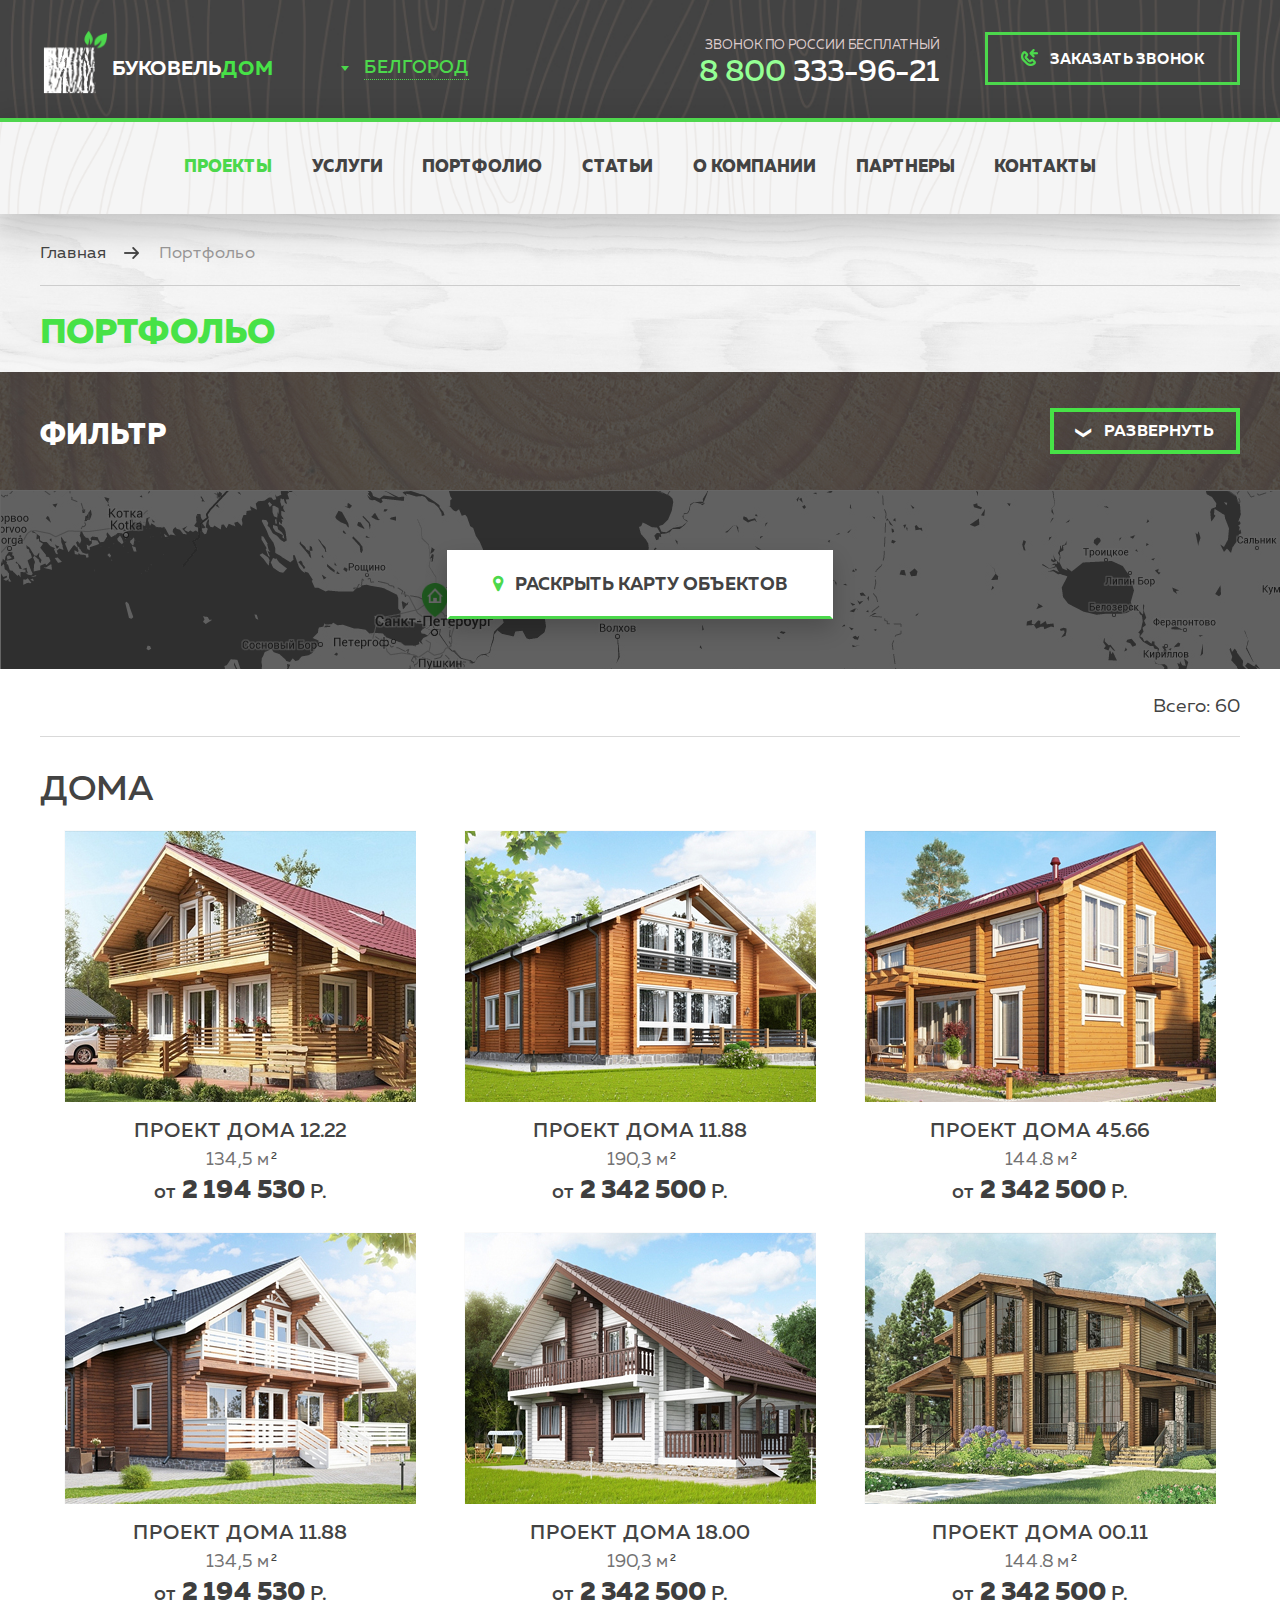
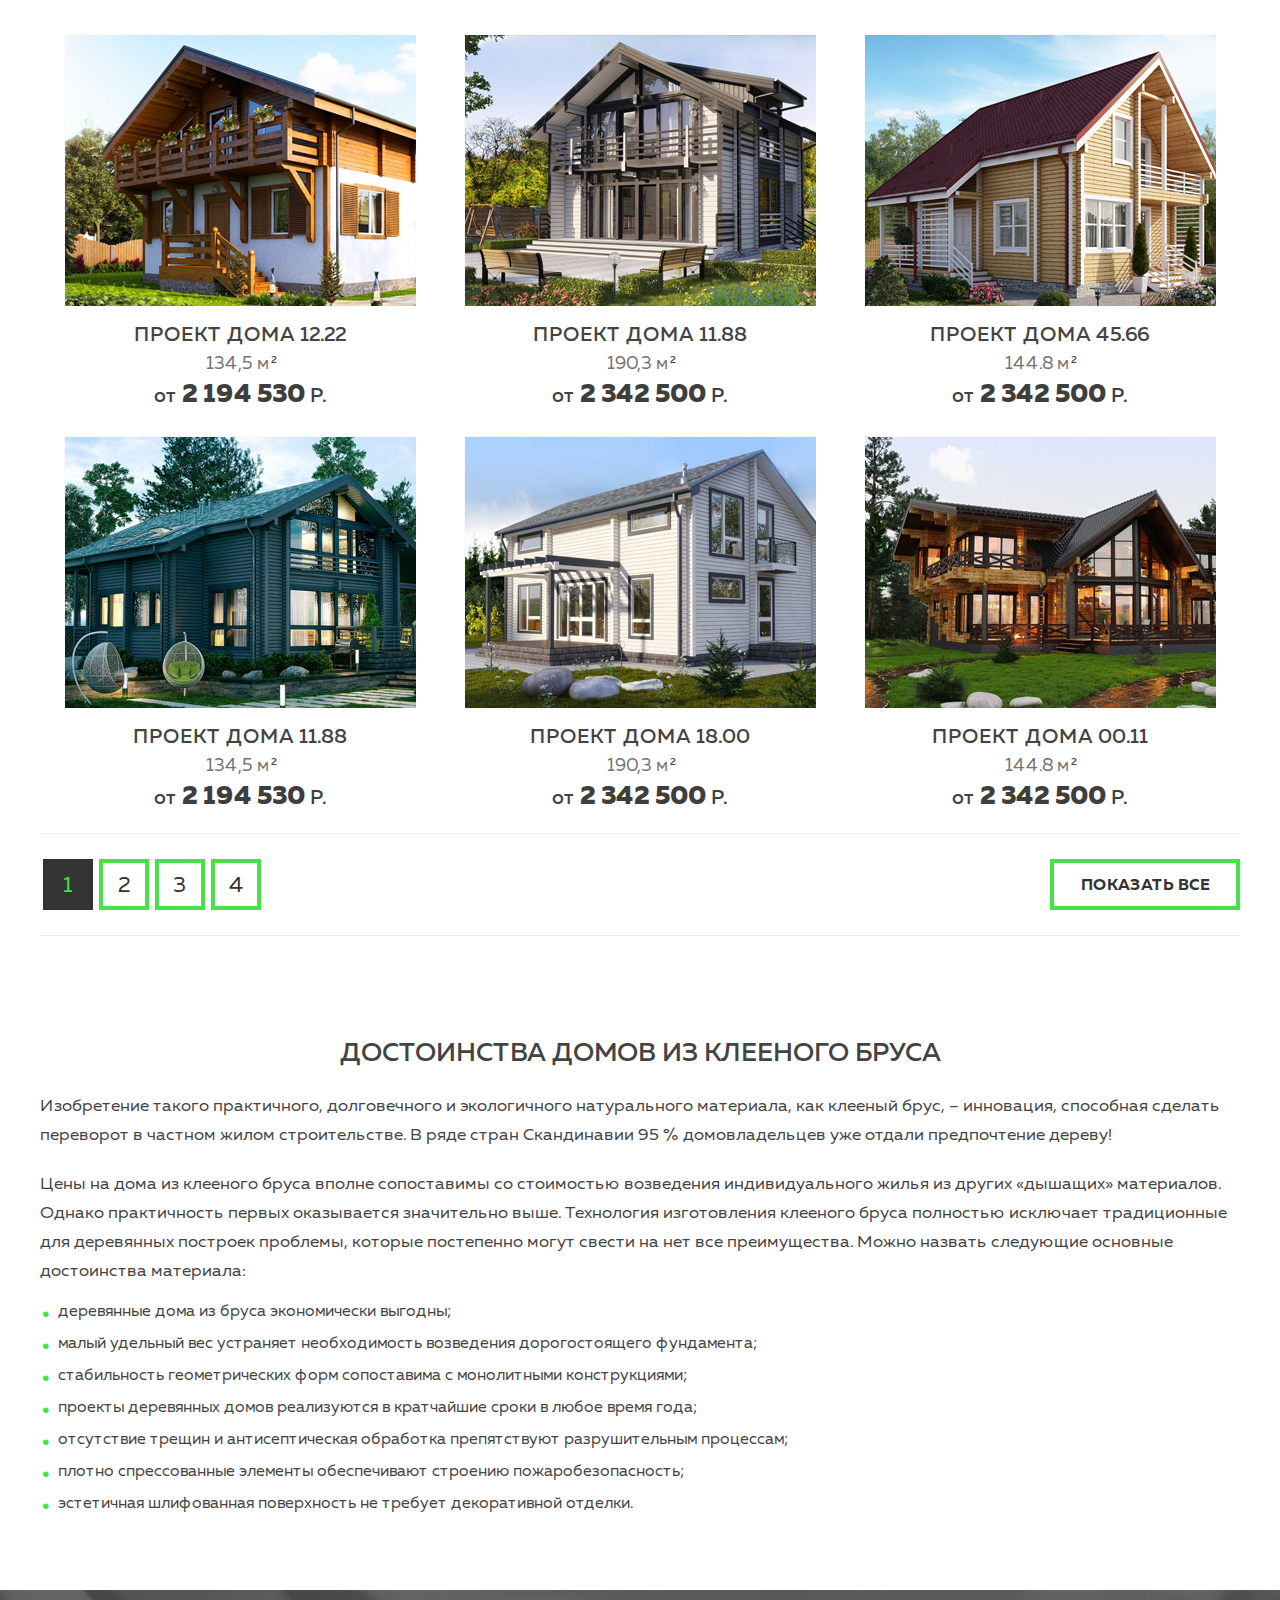
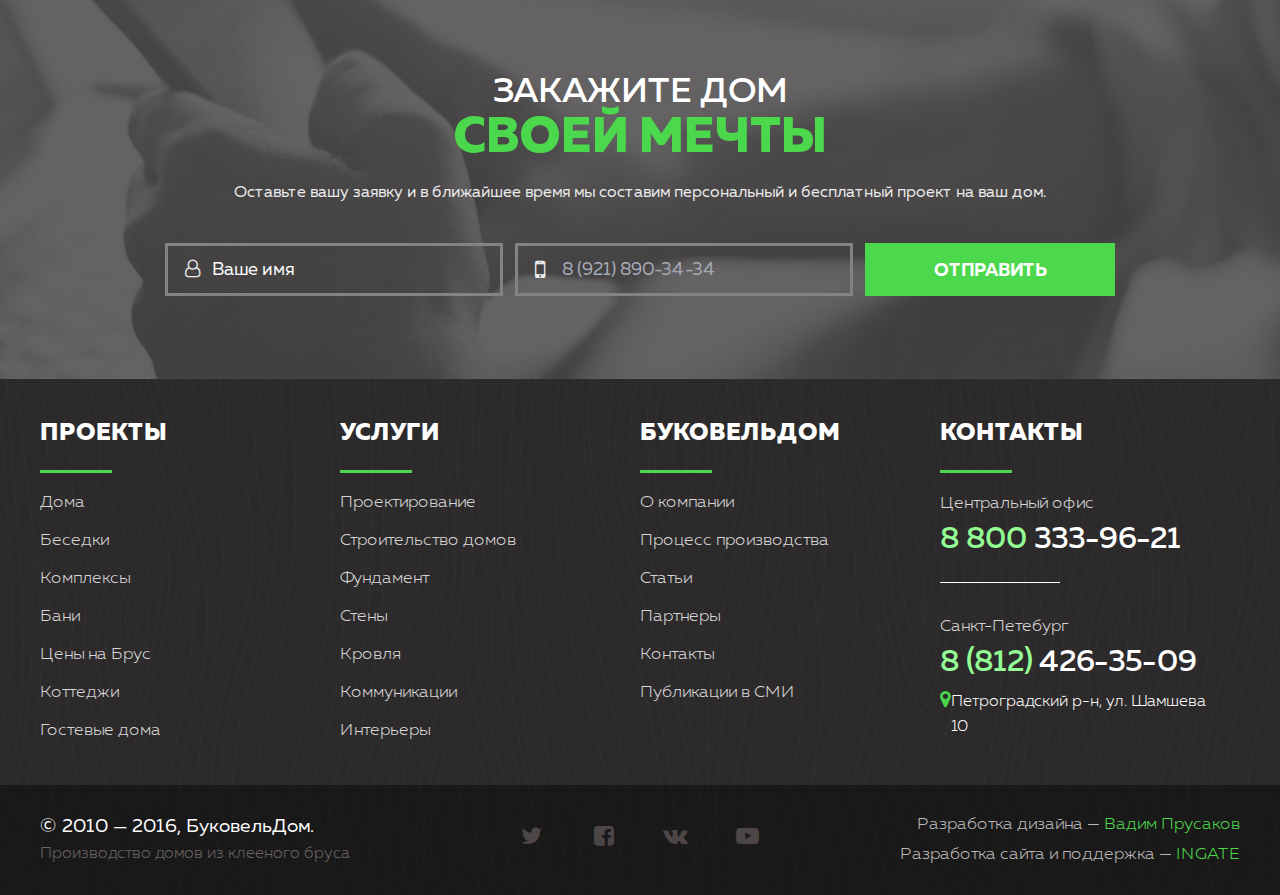
<file: portfolio.html>
<!DOCTYPE html>

<html lang="ru">

<head>

	<meta charset="utf-8">

	<meta http-equiv="X-UA-Compatible" content="IE=edge" >

	<meta name="viewport" content="width=device-width, initial-scale=1.0">

	<meta name="description" content="">

	<link rel="stylesheet" type="text/css" href="vendors/css/animate.css">
	
	<link rel="stylesheet" type="text/css" href="style.css">

	<link rel="stylesheet" type="text/css" href="font-awesome.css">

	<link rel="stylesheet" type="text/css" href="responsive.css">

	<link rel="stylesheet" type="text/css" href="slick/slick.css">

	<link rel="stylesheet" href="vendors/css/jquery.mCustomScrollbar.css">

	<link rel="stylesheet" href="vendors/css/nouislider.css">

	<link rel="stylesheet" href="vendors/css/nouislider.tooltips.css">

	<link href="vendors/css/select2.css" rel="stylesheet" />

	<script type="text/javascript" src="vendors/js/jquery.js"></script>

	<script type="text/javascript" src="slick/slick.js"></script>

	<script src="vendors/js/nouislider.js"></script>

	<script src="vendors/js/jquery.mCustomScrollbar.concat.min.js"></script>

	<script src="vendors/js/select2.js"></script>


	<script type="text/javascript" src="vendors/js/wow.min.js"></script>
	<script>new WOW().init();</script>


	<link rel="icon" type="image/png" href="favicon/favicon.ico" sizes="16x16">

	
	<title>Title</title>
	

</head>

<body>

<div class="wrapper">


	<!-- Header -->

	<header>

		<!-- <div class="header">
				
			<div class="header-top-row offset-ziro">
				
				<div class="col col-1">

					<div class="main-nav-box">

						<div class="top-row">
						
							<div class="logo-box">
								
								<img src="img/logo.png" alt="">

							</div>

						</div>

						<ul class="main-nav-list">

							<li><a class="main-nav-link" href="#">Проекты</a></li>
							<li><a class="main-nav-link" href="#">Услуги</a></li>
							<li><a class="main-nav-link" href="#">Портфолио</a></li>
							<li><a class="main-nav-link" href="#">Статьи</a></li>
							<li><a class="main-nav-link" href="#">О компании</a></li>
							<li><a class="main-nav-link" href="#">Партнеры</a></li>
							<li><a class="main-nav-link" href="#">Контакты</a></li>

						</ul>

					</div>

				</div>

				<div class="col col-2">
					
					<ul class="soc-icons-list">
						
						<li><a class="soc-icon-link facebook" href="#"><i class="fa fa-facebook-square" aria-hidden="true"></i></a></li>
						<li><a class="soc-icon-link vk" href="#"><i class="fa fa-vk" aria-hidden="true"></i></a></li>
						<li><a class="soc-icon-link instagram" href="#"><i class="fa fa-instagram" aria-hidden="true"></i></a></li>

					</ul>

				</div>

				<div class="col col-3 select-box">
					
					<div class="select-menu">
						
						<select  class="select-1">
							
							<option>Белгород</option>
							<option>Воронеж</option>
							<option>Москва</option>
							<option>Санкт-Петербург</option>
							<option>Курск</option>
							<option>Липецк</option>

						</select>

					</div>

				</div>

				<div class="col col-4 contacts-header">

					<h3>многоканальный телефон</h3>

					<a class="head-tel-link" href="tel:88003339621"><span class="green">8 800</span> 333-96-21</a>

					<button type="button" class="call-back-btn"><i class="call-back-icon"></i>Заказать звонок</button>

				</div>	

			</div>

			<div class="main-nav-sect">
				
				<div class="row offset-ziro">
					
					<div class="col col-1">
						
						<div class="main-nav-logo-box">
							
							<img src="img/logo_main_menu.png" alt="">

						</div>

					</div>

					<div class="col col-2">
						
						<ul class="float-nav">

							<li><a class="nav-link active" href="#">Проекты</a></li>
							<li><a class="nav-link" href="#">Услуги</a></li>
							<li><a class="nav-link" href="#">Портфолио</a></li>
							<li><a class="nav-link" href="#">Статьи</a></li>
							<li><a class="nav-link" href="#">О компании</a></li>
							<li><a class="nav-link" href="#">Партнеры</a></li>
							<li><a class="nav-link" href="#">Контакты</a></li>

						</ul>

					</div>

					<div class="col col-3">
						
						<button class="float-call-back-btn"><i class="float-call-back-icon"></i></button>

					</div>

				</div>

			</div>

		</div> -->


		<div class="header-inner-page">

			<div class="header-inner-top-row offset-ziro">

				<div class="row">

					<div class="col col-1">

						<a href="/" class="logo-box-inner-page">

							<div class="logo-img-inner-page col-1-col">
							
								<img src="img/logo_inner_page.png" alt="">

							</div>

							<div class="logo-col-txt col-1-col">
								
								<h1 class="main-h">Буковель<span class="green-txt">дом</span></h1>

							</div>

						</a>

					</div>

					<div class="col col-2 select-box">
						
						<div class="select-menu">
								
							<select  class="select-1">
								
								<option>Белгород</option>
								<option>Воронеж</option>
								<option>Москва</option>
								<option>Санкт-Петербург</option>
								<option>Курск</option>
								<option>Липецк</option>

							</select>

						</div>

					</div>

					<div class="col col-3 contacts-header">

						<h3>Звонок по России бесплатный</h3>
						
						<a class="head-tel-link" href="tel:88003339621"><span class="green">8 800</span> 333-96-21</a>

					</div>

					<div class="col col-4 contacts-header">

						<button type="button" class="call-back-btn"><i class="call-back-icon"></i>Заказать звонок</button>	

					</div>

				</div>

			</div>

			<div class="inner-page-nav-box">

				<div class="inner-page-nav">

					<ul class="inner-nav">

						<li><a class="nav-link active" href="#">Проекты</a></li>
						<li><a class="nav-link" href="#">Услуги</a></li>
						<li><a class="nav-link" href="#">Портфолио</a></li>
						<li><a class="nav-link" href="#">Статьи</a></li>
						<li><a class="nav-link" href="#">О компании</a></li>
						<li><a class="nav-link" href="#">Партнеры</a></li>
						<li><a class="nav-link" href="#">Контакты</a></li>

					</ul>

				</div>

			</div>

			<div class="main-nav-sect">
				
				<div class="for-desc">

					<div class="row offset-ziro">
					
						<div class="col col-1">
							
							<a href="/" class="main-nav-logo-box">
								
								<img src="img/logo_main_menu.png" alt="">

							</a>

						</div>

						<div class="col col-2">
							
							<ul class="float-nav">

								<li><a class="nav-link active" href="#">Проекты</a></li>
								<li><a class="nav-link" href="#">Услуги</a></li>
								<li><a class="nav-link" href="#">Портфолио</a></li>
								<li><a class="nav-link" href="#">Статьи</a></li>
								<li><a class="nav-link" href="#">О компании</a></li>
								<li><a class="nav-link" href="#">Партнеры</a></li>
								<li><a class="nav-link" href="#">Контакты</a></li>

							</ul>

						</div>

						<div class="col col-3 for-desc-nav-contacts">

							<a class="head-tel-link" href="tel:88003339621"><span class="green">8 800</span> 333-96-21</a>

							<button type="button" class="call-back-btn"><i class="call-back-icon"></i>Заказать звонок</button>

						</div>

					</div>

				</div>

				<div class="for-tab for-tab-nav">

					<div class="for-tab-nav-bg">

						<div class="row offset-ziro">
						
							<div class="col col-1 respmenubtn-box">
								
								<button class="respmenubtn">
									
									<span></span>
									<span></span>
									<span></span>

								</button>

							</div>

							<div class="col col-2">
								
								<a class="resp-logo" href="/">

									<div class="resp-logo-img-box">

										<img src="img/logo_main_menu.png" alt="">

									</div>

									<p>Буковель<span class="green-txt">Дом</span></p>

								</a>

							</div>

							<div class="col col-3 clearfix">
								
								<button class="phone-resp-btn right">
									
									<i class="icon phone-resp-btn-icon"></i>

								</button>

							</div>

						</div>

					</div>

					<div class="tab-navigation">
						
						<ul class="tab-nav">

							<li><a href="#" class="tab-nav-link">Главная</a></li>
							<li><a href="#" class="tab-nav-link">Проекты</a></li>
							<li><a href="#" class="tab-nav-link">Услуги</a></li>
							<li><a href="#" class="tab-nav-link">Портфолио</a></li>
							<li><a href="#" class="tab-nav-link">Статьи</a></li>
							<li><a href="#" class="tab-nav-link">О компании</a></li>
							<li><a href="#" class="tab-nav-link">Партнеры</a></li>
							<li><a href="#" class="tab-nav-link">Контакты</a></li>

						</ul>

						<div class="contact-resp-nav">
							
							<h3>Звонок по России бесплатный</h3>

							<!-- <a href="#" class="contact-link">8 800 333-96-21</a> -->

							<a class="contact-link" href="tel:88003339621"><span class="green">8 800</span> 333-96-21</a>

						</div>

					</div>

				</div>

			</div>

		</div>

								
	</header>

	<!-- /Header -->

		<!-- Content -->
			<div class="content">

				<!--  Popus  -->

				<div class="popup-calback">
					
					<div class="popup-bg"></div>

					<div class="callback-box">

						<div class="close-btn-box">

							<button class="close-popup-btn" type="button"><i class="close-x-icon"></i><span>Закрыть окно</span></button>

						</div>		

						<div class="callback-content">

							<div class="sect-h">
						
								<h3 class="center-txt">заказ</h3>

								<h2 class="center-txt green-txt">звонка</h2>

							</div>

							<p>Оставьте ваши контактные данные, и наши менеджеры свяжутся с вами в ближайшее время, чтобы обсудить все детали.</p>

							<div class="callback-form">

								<form>

									<div class="input-box">
										
										<i class="fa fa-user-o" aria-hidden="true"></i>
										<input type="text" placeholder="Ваше имя">

									</div>

									<div class="input-box">
										
										<i class="fa fa-mobile" aria-hidden="true"></i>
										<input type="tel" placeholder="Ваш телефон">

									</div>

									<div class="input-box btn-box">
										
										<button type="submit"><i class="fa fa-paper-plane-o" aria-hidden="true"></i>Отправить</button>

									</div>

								</form>

							</div>

						</div>

					</div>

				</div>

								<!--  Popup calback Tablet  -->

				<div class="popup-calback-tablet">
					
					<div class="popup-bg"></div>

					<div class="callback-tablet-box">

						<div class="callback-tablet-content">

							<div class="callback-tablet-h">

								<h3>Звонок по России бесплатный</h3>

								<a href="tel:88003339621" class="callback-tablet-tel"><span class="green-txt">8 800</span> 333-96-21</a>

							</div>

							<p>Оставьте вашу заявку и в ближайшее время мы составим персональный и бесплатный проект на ваш дом</p>

							<div class="callback-form">

								<form>

									<div class="input-box">
										
										<i class="fa fa-user-o" aria-hidden="true"></i>
										<input type="text" placeholder="Ваше имя">

									</div>

									<div class="input-box">
										
										<i class="fa fa-mobile" aria-hidden="true"></i>
										<input type="tel" placeholder="Ваш телефон">

									</div>

									<div class="input-box btn-box">
										
										<button type="submit">Отправить</button>

									</div>

								</form>

							</div>

						</div>

					</div>

				</div>

				<!--  /Popup calback Tablet  -->

				<!--  //////////////////////////////  -->

				<div class="popup-video">
					
					<div class="popup-bg"></div>

					<div class="popup-video-box">

						<div class="close-btn-box">

							<button class="close-popup-btn" type="button"><i class="close-x-icon"></i><span>Закрыть окно</span></button>

						</div>

						<div class="video-box" id="video-placeholder">
							
							<!-- <iframe width="560" height="315" src="https://www.youtube.com/embed/Re2hxifRCiY" frameborder="0" allowfullscreen id="video"></iframe> -->

						</div>

					</div>

				</div>

				<!-- /Popus -->



				<section class="inner-page-sect-1 show-main-float-nav-coor">
					
					<div class="row">
						
						<div class="breadcrumbs">
							
							<ul class="breadcrumbs-list">
								
								<li><a class="breadcrumb-link" href="#">Главная</a></li>

								<li><a class="breadcrumb-link" href="#">Портфольо</a></li>

							</ul>

						</div>

						<div class="inner-h">
							
							<h2>Портфольо</h2>

						</div>

					</div>

				</section>

				<section class="filter-section">
					
					<div class="row filter">
						
						<div class="filter-h-box">

							<h2 class="filter-h">Фильтр</h2>

						</div>

						<div class="filter-box">

							<div class="filters-wrapp">

								<div class="filters-content">

									<form>

										<div class="filter-row">
										
											<div class="col col-1">
												
												<h3>Тип объекта</h3>

											</div>

											<div class="col col-2">
												
												<div class="checkbox-box">

													<input type="checkbox" name="filteritem" id="checkbox1">
													<label for="checkbox1">Дома</label>

												</div>

												<div class="checkbox-box">

													<input type="checkbox" name="filteritem" id="checkbox2">
													<label for="checkbox2">Бани</label>

												</div>

												<div class="checkbox-box">

													<input type="checkbox" name="filteritem" id="checkbox3">
													<label for="checkbox3">Беседки</label>

												</div>

												<div class="checkbox-box">

													<input type="checkbox" name="filteritem" id="checkbox4">
													<label for="checkbox4">Навесы</label>

												</div>

												<div class="checkbox-box">

													<input type="checkbox" name="filteritem" id="checkbox5">
													<label for="checkbox5">Гаражи</label>

												</div>

												<div class="checkbox-box">

													<input type="checkbox" name="filteritem" id="checkbox6">
													<label for="checkbox6">Комплексы</label>

												</div>

												<div class="checkbox-box">

													<input type="checkbox" name="filteritem" id="checkbox6">
													<label for="checkbox6">Гостевые дома</label>

												</div>

											</div>

										</div>

										<div class="filter-row">
										
											<div class="col col-1">
												
												<h3>Особенность</h3>

											</div>

											<div class="col col-2">
												
												<div class="checkbox-box">

													<input type="checkbox" name="filteritem" id="checkbox7">
													<label for="checkbox7">Готовые</label>

												</div>

												<div class="checkbox-box">

													<input type="checkbox" name="filteritem" id="checkbox8">
													<label for="checkbox8">Строящиеся</label>

												</div>

											</div>

										</div>

										<div class="filter-button">
										
											<button type="button" class="filter-btn">Подобрать</button>

											<button type="button" class="reset-filter-btn">сбросить</button>

										</div>

									</form>

								</div>

							</div>

							<div class="show-hide-button">

								<button type="button" class="show-hide-filter-btn"><i class="icon-chewron-up" aria-hidden="true"></i><span class="filtershow-btn-txt">Развернуть</span></button>

							</div>

						</div>

					</div>

				</section>

				<section class="sect-7">
					
					<div class="row portfolio map-section">

						<div class="map-content">
							
<!-- 							<div class="sect-h">
								
								<h3>Карта</h3>

								<h2 class="green">наших объектов</h2>

							</div> -->

							<div class="map-object-info">

								<button type="button" class="close-map-object-info"><i class="close-x-icon"></i></button>
								<!-- <button class="close-popup-btn" type="button"><i class="close-x-icon"></i><span>Закрыть окно</span></button> -->
								
								<div class="object-info-append">

									<a href="#" class="object-info">

										<div class="object-photo-box">
											
											<img src="projects/photo_1.jpg" alt="">

										</div>

										<div class="map-object-info-content">

											<h3>Коттеджный поселок</h3>

											<h3>«Никольское-Лесное»</h3>

											<p>Ленинградское шоссе, 26 км</p>

										</div>

									</a>

								</div>

							</div>

							<button class="show-map-btn"><i class="fa fa-map-marker" aria-hidden="true"></i><span class="map-btn-txt">Раскрыть карту объектов</span></button>

						</div>

						<div class="map-box">
							
							<img class="map-img" src="img/map.jpg" alt="">

							<div class="marker-box marker-1">
									
								<i class="map-marker-icon"></i>

								<div class="object-info-for-append">
									
									<a href="" class="object-info">

										<div class="object-photo-box">
											
											<img src="projects/photo_1.jpg" alt="">

										</div>

										<div class="map-object-info-content">

											<h3>Коттеджный поселок</h3>

											<h3>«Никольское-Лесное»</h3>

											<p>Ленинградское шоссе, 26 км</p>

										</div>

									</a>

								</div>

							</div>

							<div class="marker-box marker-2">
									
								<i class="map-marker-icon"></i>

								<div class="object-info-for-append">
									
									<a href="#" class="object-info">

										<div class="object-photo-box">
											
											<img src="projects/photo_1.jpg" alt="">

										</div>

										<div class="map-object-info-content">

											<h3>Объект 2</h3>

											<h3>«Никольское-Лесное»</h3>

											<p>Ленинградское шоссе, 26 км</p>

										</div>

									</a>

								</div>

							</div>

							<div class="marker-box marker-3">
									
								<i class="map-marker-icon"></i>

								<div class="object-info-for-append">
									
									<a href="#" class="object-info">

										<div class="object-photo-box">
											
											<img src="projects/photo_1.jpg" alt="">

										</div>

										<div class="map-object-info-content">

											<h3>Объект 3</h3>

											<h3>«Никольское-Лесное»</h3>

											<p>Ленинградское шоссе, 26 км</p>

										</div>

									</a>

								</div>

							</div>

						</div>


					</div>

				</section>

				<section class="sortable-thumbnails-sect">
					
					<div class="row">

						<div class="sortable-header clearfix">
						
							<!-- <div class="sortable-links left">
								
								<h3>Сортировать по:</h3>

								<ul class="sortable-links-list">

									<li><a class="sortable-link active" href="#">Популярности</a></li>
									<li><a class="sortable-link" href="#">Цене</a></li>
									<li><a class="sortable-link" href="#">Площади</a></li>
									<li><a class="sortable-link" href="#">Размеру</a></li>

								</ul>

							</div> -->

							<div class="count-sort right">
								
								<p>Всего: 60</p>

							</div>

						</div>

						<div class="sortable-thumbnails">
							
							<h2>Дома</h2>

							<div class="thumbnails-projects catalog offset-ziro visible-important">
							
								<div class="thumbnail-box">
									
									<div class="thumbnail">
										
										<div class="photo-box">

											<div class="photo">

												<img src="projects/photo_1.jpg" alt="">

											</div>

											<div class="mask">
												
												<a class="more-link"><i class="cube-icon"></i>Подробнее о проекте</a>

											</div>

										</div>

										<div class="thumbnail-txt">

											<p class="p-1">Проект дома 12.22</p>

											<p class="p-2">134,5 м<span class="sq">2</span></p>

											<p class="p-3 bold-txt">от <span>2 194 530</span> <span class="rub">р.</span></p>

										</div>

									</div>

								</div>

								<div class="thumbnail-box">
									
									<div class="thumbnail">
										
										<div class="photo-box">

											<div class="photo">

												<img src="projects/photo_2.jpg" alt="">

											</div>

											<div class="mask">
												
												<a class="more-link"><i class="cube-icon"></i>Подробнее о проекте</a>

											</div>

										</div>

										<div class="thumbnail-txt">

											<p class="p-1">Проект дома 11.88</p>

											<p class="p-2">190,3 м<span class="sq">2</span></p>

											<p class="p-3 bold-txt">от <span>2 342 500</span> <span class="rub">р.</span></p>

										</div>

									</div>

								</div>	

								<div class="thumbnail-box">
									
									<div class="thumbnail">
										
										<div class="photo-box">

											<div class="photo">

												<img src="projects/photo_3.jpg" alt="">

											</div>

											<div class="mask">
												
												<a class="more-link"><i class="cube-icon"></i>Подробнее о проекте</a>

											</div>

										</div>

										<div class="thumbnail-txt">

											<p class="p-1">Проект дома 45.66</p>

											<p class="p-2">144.8 м<span class="sq">2</span></p>

											<p class="p-3 bold-txt">от <span>2 342 500</span> <span class="rub">р.</span></p>

										</div>

									</div>

								</div>	

								<div class="thumbnail-box">
									
									<div class="thumbnail">
										
										<div class="photo-box">

											<div class="photo">

												<img src="projects/photo_4.jpg" alt="">

											</div>

											<div class="mask">
												
												<a class="more-link"><i class="cube-icon"></i>Подробнее о проекте</a>

											</div>

										</div>

										<div class="thumbnail-txt">

											<p class="p-1">Проект дома 11.88</p>

											<p class="p-2">134,5 м<span class="sq">2</span></p>

											<p class="p-3 bold-txt">от <span>2 194 530</span> <span class="rub">р.</span></p>

										</div>

									</div>

								</div>	

								<div class="thumbnail-box">
									
									<div class="thumbnail">
										
										<div class="photo-box">

											<div class="photo">

												<img src="projects/photo_5.jpg" alt="">

											</div>

											<div class="mask">
												
												<a class="more-link"><i class="cube-icon"></i>Подробнее о проекте</a>

											</div>

										</div>

										<div class="thumbnail-txt">

											<p class="p-1">Проект дома 18.00</p>

											<p class="p-2">190,3 м<span class="sq">2</span></p>

											<p class="p-3 bold-txt">от <span>2 342 500</span> <span class="rub">р.</span></p>

										</div>

									</div>

								</div>	

								<div class="thumbnail-box">
									
									<div class="thumbnail">
										
										<div class="photo-box">

											<div class="photo">

												<img src="projects/photo_6.jpg" alt="">

											</div>

											<div class="mask">
												
												<a class="more-link"><i class="cube-icon"></i>Подробнее о проекте</a>

											</div>

										</div>

										<div class="thumbnail-txt">

											<p class="p-1">Проект дома 00.11</p>

											<p class="p-2">144.8 м<span class="sq">2</span></p>

											<p class="p-3 bold-txt">от <span>2 342 500</span> <span class="rub">р.</span></p>

										</div>

									</div>

								</div>

								<div class="thumbnail-box">
									
									<div class="thumbnail">
										
										<div class="photo-box">

											<div class="photo">

												<img src="projects/photo_7.jpg" alt="">

											</div>

											<div class="mask">
												
												<a class="more-link"><i class="cube-icon"></i>Подробнее о проекте</a>

											</div>

										</div>

										<div class="thumbnail-txt">

											<p class="p-1">Проект дома 12.22</p>

											<p class="p-2">134,5 м<span class="sq">2</span></p>

											<p class="p-3 bold-txt">от <span>2 194 530</span> <span class="rub">р.</span></p>

										</div>

									</div>

								</div>

								<div class="thumbnail-box">
									
									<div class="thumbnail">
										
										<div class="photo-box">

											<div class="photo">

												<img src="projects/photo_8.jpg" alt="">

											</div>

											<div class="mask">
												
												<a class="more-link"><i class="cube-icon"></i>Подробнее о проекте</a>

											</div>

										</div>

										<div class="thumbnail-txt">

											<p class="p-1">Проект дома 11.88</p>

											<p class="p-2">190,3 м<span class="sq">2</span></p>

											<p class="p-3 bold-txt">от <span>2 342 500</span> <span class="rub">р.</span></p>

										</div>

									</div>

								</div>	

								<div class="thumbnail-box">
									
									<div class="thumbnail">
										
										<div class="photo-box">

											<div class="photo">

												<img src="projects/photo_9.jpg" alt="">

											</div>

											<div class="mask">
												
												<a class="more-link"><i class="cube-icon"></i>Подробнее о проекте</a>

											</div>

										</div>

										<div class="thumbnail-txt">

											<p class="p-1">Проект дома 45.66</p>

											<p class="p-2">144.8 м<span class="sq">2</span></p>

											<p class="p-3 bold-txt">от <span>2 342 500</span> <span class="rub">р.</span></p>

										</div>

									</div>

								</div>	

								<div class="thumbnail-box">
									
									<div class="thumbnail">
										
										<div class="photo-box">

											<div class="photo">

												<img src="projects/photo_10.jpg" alt="">

											</div>

											<div class="mask">
												
												<a class="more-link"><i class="cube-icon"></i>Подробнее о проекте</a>

											</div>

										</div>

										<div class="thumbnail-txt">

											<p class="p-1">Проект дома 11.88</p>

											<p class="p-2">134,5 м<span class="sq">2</span></p>

											<p class="p-3 bold-txt">от <span>2 194 530</span> <span class="rub">р.</span></p>

										</div>

									</div>

								</div>	

								<div class="thumbnail-box">
									
									<div class="thumbnail">
										
										<div class="photo-box">

											<div class="photo">

												<img src="projects/photo_11.jpg" alt="">

											</div>

											<div class="mask">
												
												<a class="more-link"><i class="cube-icon"></i>Подробнее о проекте</a>

											</div>

										</div>

										<div class="thumbnail-txt">

											<p class="p-1">Проект дома 18.00</p>

											<p class="p-2">190,3 м<span class="sq">2</span></p>

											<p class="p-3 bold-txt">от <span>2 342 500</span> <span class="rub">р.</span></p>

										</div>

									</div>

								</div>	

								<div class="thumbnail-box">
									
									<div class="thumbnail">
										
										<div class="photo-box">

											<div class="photo">

												<img src="projects/photo_12.jpg" alt="">

											</div>

											<div class="mask">
												
												<a class="more-link"><i class="cube-icon"></i>Подробнее о проекте</a>

											</div>

										</div>

										<div class="thumbnail-txt">

											<p class="p-1">Проект дома 00.11</p>

											<p class="p-2">144.8 м<span class="sq">2</span></p>

											<p class="p-3 bold-txt">от <span>2 342 500</span> <span class="rub">р.</span></p>

										</div>

									</div>

								</div>	

							</div>

							<div class="pagination-box offset-ziro">
								
								<div class="pagination col col-1">
									
									<ul class="pagination-list">
										
										<li><a href="#" class="pagination-link active">1</a></li>
										<li><a href="#" class="pagination-link">2</a></li>
										<li><a href="#" class="pagination-link">3</a></li>
										<li><a href="#" class="pagination-link">4</a></li>

									</ul>

								</div>

								<div class="col col-2 clearfix">
									
									<button class="show-all-btn right">показать всe</button>

								</div>

							</div>

						</div>

					</div>

				</section>

				<section>
					
					<div class="row">
						
						<h3 class="center-txt">Достоинства домов из клееного бруса</h3>

						<p class="font-17 offset-20">Изобретение такого практичного, долговечного и экологичного натурального материала, как клееный брус, – инновация, способная сделать переворот в частном жилом строительстве. В ряде стран Скандинавии 95 % домовладельцев уже отдали предпочтение дереву!</p>

						<p class="font-17 offset-20">Цены на дома из клееного бруса вполне сопоставимы со стоимостью возведения индивидуального жилья из других «дышащих» материалов. Однако практичность первых оказывается значительно выше. Технология изготовления клееного бруса полностью исключает традиционные для деревянных построек проблемы, которые постепенно могут свести на нет все преимущества. Можно назвать следующие основные достоинства материала:</p>

						<ul class="with-mark">
							
							<li>деревянные дома из бруса экономически выгодны;</li>
							<li>малый удельный вес устраняет необходимость возведения дорогостоящего фундамента;</li>
							<li>стабильность геометрических форм сопоставима с монолитными конструкциями;</li>
							<li>проекты деревянных домов реализуются в кратчайшие сроки в любое время года;</li>
							<li>отсутствие трещин и антисептическая обработка препятствуют разрушительным процессам;</li>
							<li>плотно спрессованные элементы обеспечивают строению пожаробезопасность;</li>
							<li>эстетичная шлифованная поверхность не требует декоративной отделки.</li>

						</ul>

					</div>

				</section>


				<section class="sect-10">
					
					<div class="row sect_10_block">
						
						<div class="sect-h">
							
							<h3 class="white-txt">Закажите дом</h3>
							<h2>Своей мечты</h2>

						</div>

						<p class="center-txt font-16">Оставьте вашу заявку и в ближайшее время мы составим персональный и бесплатный проект на ваш дом.</p>

						<div class="send-order-form-box offset-ziro">
							
							<form>
								
								<div class="col col-1">

									<div class="input-box input-trasparent">
									
										<i class="fa fa-user-o" aria-hidden="true"></i>
										<input type="text" placeholder="Ваше имя">

									</div>

								</div>

								<div class="col col-2">

									<div class="input-box input-mob">

										<i class="fa fa-mobile" aria-hidden="true"></i>
										<input type="tel" placeholder="8 (921) 890-34-34">

									</div>

								</div>

								<div class="col col-3">

									<div class="input-btn-box">
										
										<input type="button" value="отправить" class="input-btn-submit">

									</div>

								</div>

							</form>

						</div>

					</div>

				</section>

			</div>
		<!-- /Content -->

		<!-- Footer -->

		<footer>
			
			<div class="footer">
					
					<div class="footer-row-1 four-cols offset-ziro">

						<div class="row">
							
							<div class="col col-1">
								
								<h2 class="slide-btn" id="slide_block_3" >Проекты</h2><i class="fa fa-sort-asc" aria-hidden="true"></i>

								<div class="slide-block-wrapp" id="drop_slide_block_3">

									<div class="slide-block accordion-dropdown">

										<ul class="seo-text">								

											<li><a class="footer-link" href="#">Дома</a></li>
											<li><a class="footer-link" href="#">Беседки</a></li>
											<li><a class="footer-link" href="#">Комплексы</a></li>
											<li><a class="footer-link" href="#">Бани</a></li>
											<li><a class="footer-link" href="#">Цены на Брус</a></li>
											<li><a class="footer-link" href="#">Коттеджи</a></li>
											<li><a class="footer-link" href="#">Гостевые дома</a></li>

										</ul>

									</div>

								</div>

							</div>

							<div class="col col-2">
								
								<h2 class="slide-btn" id="slide_block_4">Услуги</h2><i class="fa fa-sort-asc" aria-hidden="true"></i>

								<div class="slide-block-wrapp" id="drop_slide_block_4">

									<div class="slide-block accordion-dropdown">

										<ul class="seo-text">

											<li><a class="footer-link" href="#">Проектирование</a></li>
											<li><a class="footer-link" href="#">Строительство домов</a></li>
											<li><a class="footer-link" href="#">Фундамент</a></li>
											<li><a class="footer-link" href="#">Стены</a></li>
											<li><a class="footer-link" href="#">Кровля</a></li>
											<li><a class="footer-link" href="#">Коммуникации</a></li>
											<li><a class="footer-link" href="#">Интерьеры</a></li>

										</ul>

									</div>

								</div>

							</div>

							<div class="col col-3">
								
								<h2 class="slide-btn" id="slide_block_5">Буковельдом</h2><i class="fa fa-sort-asc" aria-hidden="true"></i>

								<div class="slide-block-wrapp" id="drop_slide_block_5">

									<div class="slide-block accordion-dropdown">

										<ul class="seo-text">

											<li><a class="footer-link" href="#">О компании</a></li>
											<li><a class="footer-link" href="#">Процесс производства</a></li>
											<li><a class="footer-link" href="#">Статьи</a></li>
											<li><a class="footer-link" href="#">Партнеры</a></li>
											<li><a class="footer-link" href="#">Контакты</a></li>
											<li><a class="footer-link" href="#">Публикации в СМИ</a></li>
										
										</ul>

									</div>

								</div>

							</div>

							<div class="col col-4">
								
									<h2 class="slide-btn" id="slide_block_6">Контакты</h2><i class="fa fa-sort-asc" aria-hidden="true"></i>

									<div class="slide-block-wrapp" id="drop_slide_block_6">

										<div class="slide-block accordion-dropdown">

											<div class="contant-box">
												
												<h4>Центральный офис</h4>

												<a href="tel:88003339621" class="tel-link"><span class="green">8 800</span> 333-96-21</a>

												<a class="mail-link" href="mailto:office@bukoveldom.ru">office@bukoveldom.ru</a>

											</div>

											<div class="contant-box">
												
												<h4>Санкт-Петебург</h4>

												<a href="tel:88124263509" class="tel-link"><span class="green">8 (812)</span> 426-35-09</a>

												<p class="map-p"><i class="fa fa-map-marker" aria-hidden="true"></i>Петроградский р-н, ул. Шамшева 10</p>


											</div>

										</div>

									</div>

							</div>

						</div>

					</div>

					<div class="footer-row-bottom offset-ziro">

						<div class="row">
							
							<div class="col col-1">

								<ul class="soc-link-list for-resp-tab">
									
									<li><a class="soc-link" href="#"><i class="fa fa-twitter" aria-hidden="true"></i></a></li>
									<li><a class="soc-link" href="#"><i class="fa fa-facebook-square" aria-hidden="true"></i></a></li>
									<li><a class="soc-link" href="#"><i class="fa fa-vk" aria-hidden="true"></i></a></li>
									<li><a class="soc-link" href="#"><i class="fa fa-youtube-play" aria-hidden="true"></i></a></li>

								</ul>
								
								<p>&copy; 2010  —  2016, БуковельДом.</p>

								<p class="grey">Производство домов из клееного бруса</p>

							</div>

							<div class="col col-2">
								
								<ul class="soc-link-list">
									
									<li><a class="soc-link" href="#"><i class="fa fa-twitter" aria-hidden="true"></i></a></li>
									<li><a class="soc-link" href="#"><i class="fa fa-facebook-square" aria-hidden="true"></i></a></li>
									<li><a class="soc-link" href="#"><i class="fa fa-vk" aria-hidden="true"></i></a></li>
									<li><a class="soc-link" href="#"><i class="fa fa-youtube-play" aria-hidden="true"></i></a></li>

								</ul>

							</div>

							<div class="col col-3 corp-box">

								<p>Разработка дизайна  —  <a class="green" href="#">Вадим Прусаков</a></p>

								<p>Разработка сайта и поддержка  —  <a class="green" href="#">INGATE</a></p>

							</div>

						</div>

					</div>

			</div>

		</footer>

		<!-- /Footer -->

		<script src="js/scripts.js"></script>

		<script>

			(function($){

				$(window).on("load",function(){
					
					$(".tab-navigation").mCustomScrollbar();

				    $(".callback-tablet-box").mCustomScrollbar();

				    $(".sidebar-with-scroll").mCustomScrollbar();

				    $(".credit-box").mCustomScrollbar();

				});

			})(jQuery);


			// $(".slider_1").slick({
			// 	dots: true,
			// 	arrows: false,
			// 	speed: 900,
			// 	autoplaySpeed: 7000,
			// 	fade: true,
			// 	slidesToShow: 1			
			// });

			// $('.slider_1').on('afterChange', function(event, slick, currentSlide, nextSlide){

			//   $(".slide-info.change-content").html( $(".slick-slide:eq("+ currentSlide +") .slide-info").html() ) ;

			// });

			// --------------------------------------------------

			// $(".slider_2").slick({
			// 	dots: true,
			// 	arrows: true,
			// 	speed: 900,
			// 	autoplaySpeed: 7000,
			// 	slidesToShow: 2			
			// });
			
			$("select").select2();


			// --------------------------------------------------


			// var sliderPrice = document.getElementById("slider");

			// var minRange = 0;

			// var maxRange = 9000000;

			// var offsetLeftRangeLeft;

			// var offsetLeftRangeRight;

			// noUiSlider.create(sliderPrice, {
			// 	start: [894580, 5831600],
			// 	connect: true,
			// 	tooltips: true,
			// 	step: 1,
			// 	range: {
			// 		'min': minRange,
			// 		'max': maxRange
			// 	}

			// });

			// sliderPrice.noUiSlider.on('update', function( values, handle ) {

			// 	$(".range-1").val( values[0] );

			// 	$(".range-2").val( values[1] );

			// });


			// $(".range-1").keyup(function() {

			// 	if ( /[0-9.]/.test( $(".range-1").val() ) == true && 
			// 		$(".range-1").val() < parseInt( $(".noUi-tooltip:eq("+ 1 +")").text() ) && 
			// 	 	$(".range-1").val() <= maxRange ) {

			// 		console.log( /[0-9.]/.test( $(".range-1").val() ) );

			// 		noUiconnectPosition();

			// 		$(".noUi-tooltip:eq("+ 0 +")").text( $(".range-1").val() );

			// 		$(".noUi-origin:eq("+ 0 +")").animate({"left" : offsetLeftRangeLeft + "%"}, 300);

			// 	}

			// });

			// $(".range-2").keyup(function() {

			// 	if ( /[0-9.]/.test( $(".range-2").val() ) == true && 
			// 		$(".range-2").val() > parseInt( $(".noUi-tooltip:eq("+ 0 +")").text() ) && 
			// 	 	$(".range-2").val() <= maxRange ) {

			// 		noUiconnectPosition();

			// 		$(".noUi-tooltip:eq("+ 1 +")").text( $(".range-2").val() );

			// 		$(".noUi-origin:eq("+ 1 +")").animate({"left" : offsetLeftRangeRight + "%"}, 300);

			// 	}

			// });

			// function noUiconnectPosition() {

			// 	offsetLeftRangeLeft = parseInt( $(".range-1").val() ) / ( maxRange / 100 );

			// 	offsetLeftRangeRight = parseInt( $(".range-2").val() ) / ( maxRange / 100 );

			// 	$(".noUi-connect").animate({
			// 								"left" : offsetLeftRangeLeft + "%",
			// 								"right" : ( 100 - offsetLeftRangeRight ) + "%"
			// 							}, 300);

			// }


			// --------------------------------------------------


		</script>
	
	</div>

</body>
</html>
</file>
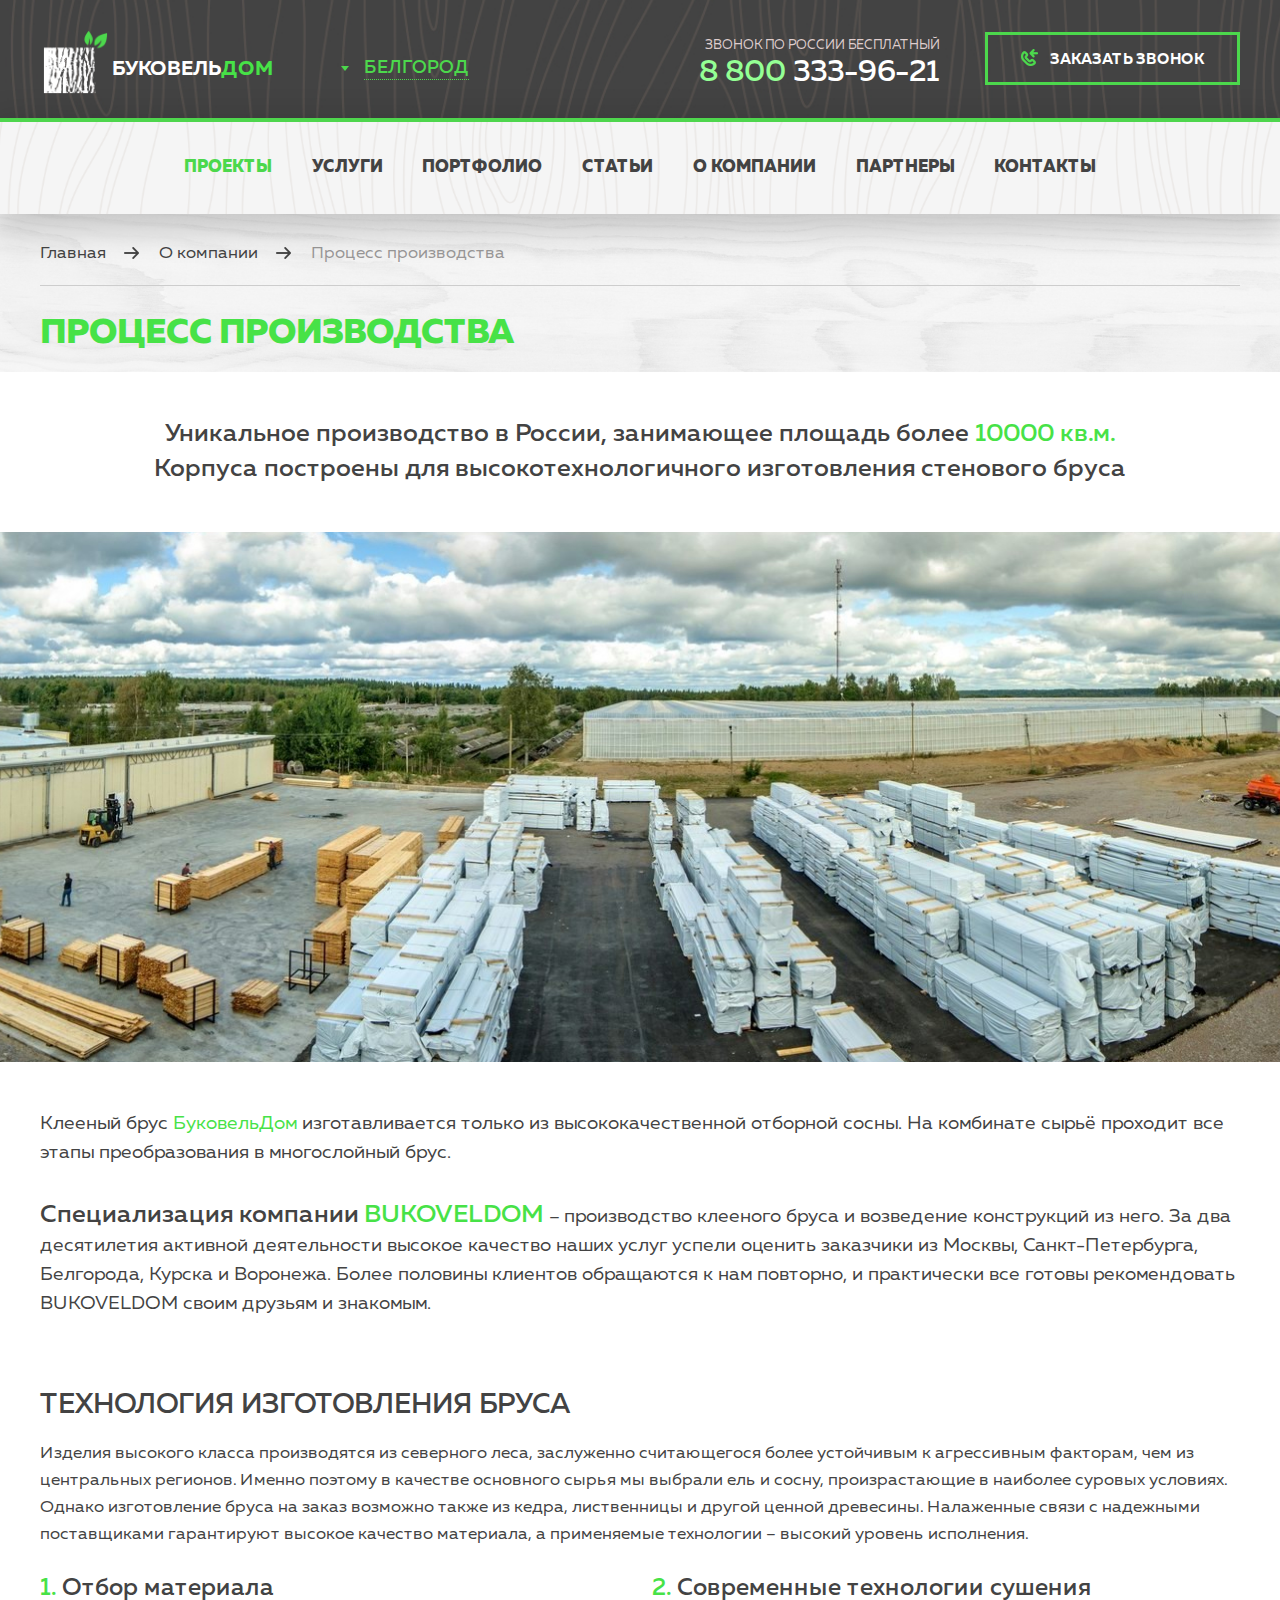
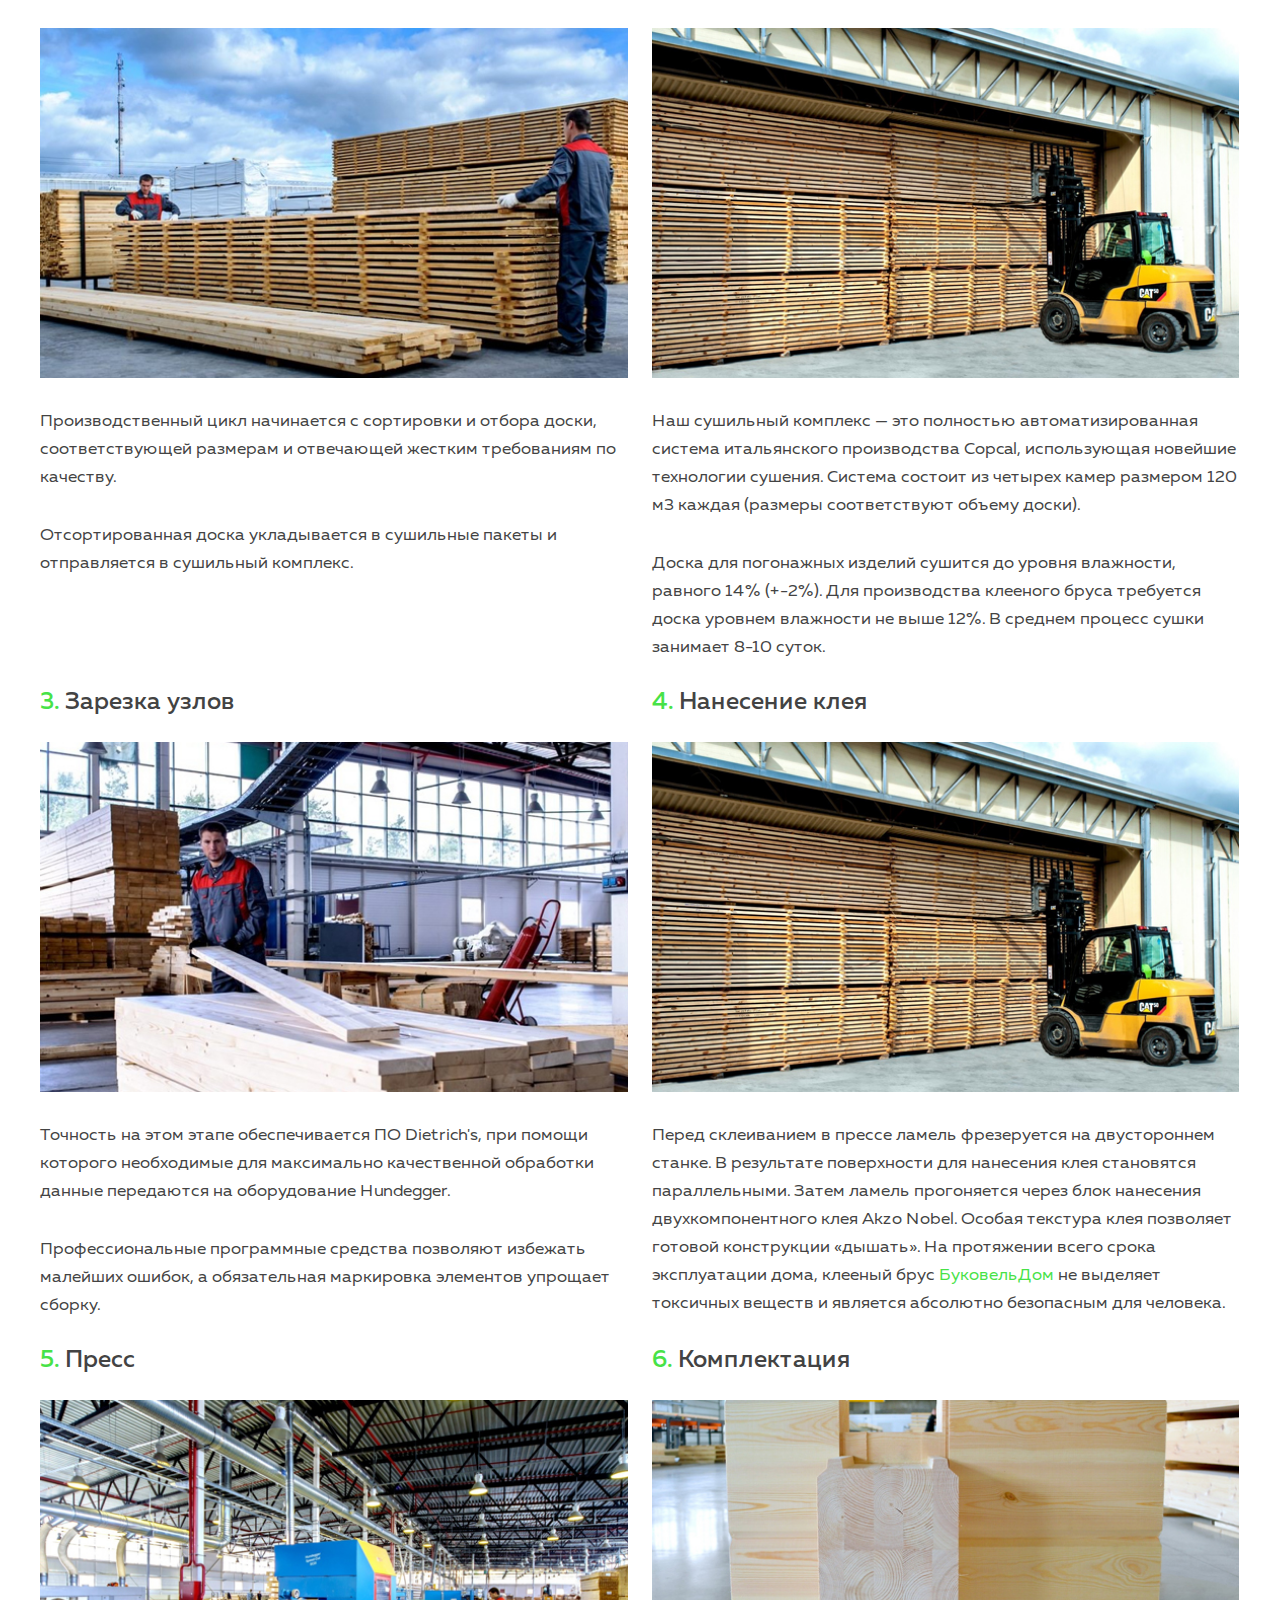
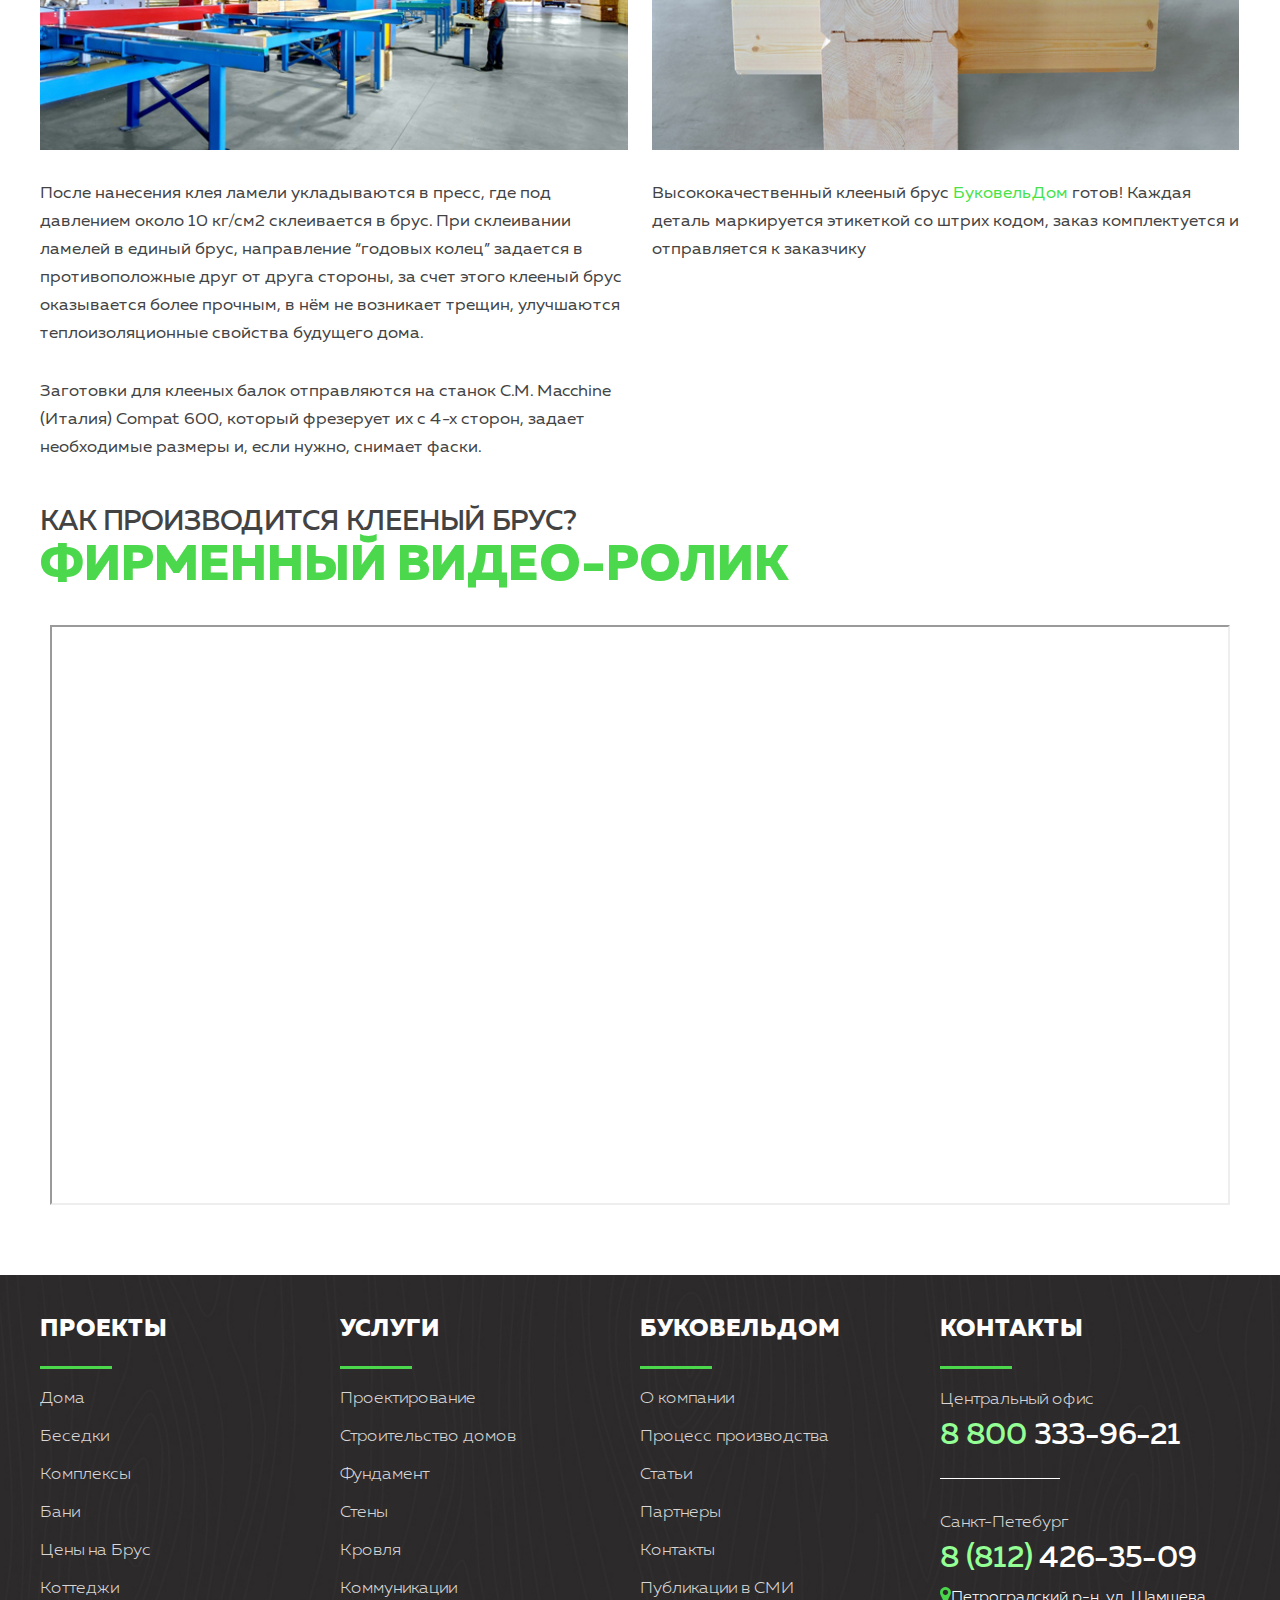
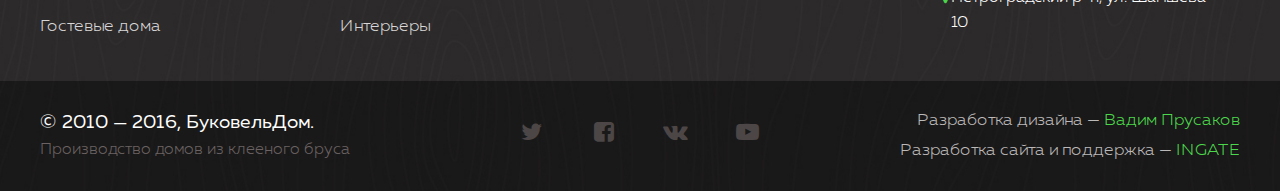
<file: process.html>
<!DOCTYPE html>

<html lang="ru">

<head>

	<meta charset="utf-8">

	<meta http-equiv="X-UA-Compatible" content="IE=edge" >

	<meta name="viewport" content="width=device-width, initial-scale=1.0">

	<meta name="description" content="">

	<link rel="stylesheet" type="text/css" href="vendors/css/animate.css">
	
	<link rel="stylesheet" type="text/css" href="style.css">

	<link rel="stylesheet" type="text/css" href="font-awesome.css">

	<link rel="stylesheet" type="text/css" href="responsive.css">

	<link rel="stylesheet" type="text/css" href="slick/slick.css">

	<link rel="stylesheet" href="vendors/css/jquery.mCustomScrollbar.css">

	<link rel="stylesheet" href="vendors/css/nouislider.css">

	<link rel="stylesheet" href="vendors/css/nouislider.tooltips.css">

	<link href="vendors/css/select2.css" rel="stylesheet" />

	<script type="text/javascript" src="vendors/js/jquery.js"></script>

	<script type="text/javascript" src="slick/slick.js"></script>

	<script src="vendors/js/nouislider.js"></script>

	<script src="vendors/js/jquery.mCustomScrollbar.concat.min.js"></script>

	<script src="vendors/js/select2.js"></script>


	<script type="text/javascript" src="vendors/js/wow.min.js"></script>
	<script>new WOW().init();</script>


	<link rel="icon" type="image/png" href="favicon/favicon.ico" sizes="16x16">

	
	<title>Title</title>
	

</head>

<body>

<div class="wrapper">


	<!-- Header -->

	<header>

		<!-- <div class="header">
				
			<div class="header-top-row offset-ziro">
				
				<div class="col col-1">

					<div class="main-nav-box">

						<div class="top-row">
						
							<div class="logo-box">
								
								<img src="img/logo.png" alt="">

							</div>

						</div>

						<ul class="main-nav-list">

							<li><a class="main-nav-link" href="#">Проекты</a></li>
							<li><a class="main-nav-link" href="#">Услуги</a></li>
							<li><a class="main-nav-link" href="#">Портфолио</a></li>
							<li><a class="main-nav-link" href="#">Статьи</a></li>
							<li><a class="main-nav-link" href="#">О компании</a></li>
							<li><a class="main-nav-link" href="#">Партнеры</a></li>
							<li><a class="main-nav-link" href="#">Контакты</a></li>

						</ul>

					</div>

				</div>

				<div class="col col-2">
					
					<ul class="soc-icons-list">
						
						<li><a class="soc-icon-link facebook" href="#"><i class="fa fa-facebook-square" aria-hidden="true"></i></a></li>
						<li><a class="soc-icon-link vk" href="#"><i class="fa fa-vk" aria-hidden="true"></i></a></li>
						<li><a class="soc-icon-link instagram" href="#"><i class="fa fa-instagram" aria-hidden="true"></i></a></li>

					</ul>

				</div>

				<div class="col col-3 select-box">
					
					<div class="select-menu">
						
						<select  class="select-1">
							
							<option>Белгород</option>
							<option>Воронеж</option>
							<option>Москва</option>
							<option>Санкт-Петербург</option>
							<option>Курск</option>
							<option>Липецк</option>

						</select>

					</div>

				</div>

				<div class="col col-4 contacts-header">

					<h3>многоканальный телефон</h3>

					<a class="head-tel-link" href="tel:88003339621"><span class="green">8 800</span> 333-96-21</a>

					<button type="button" class="call-back-btn"><i class="call-back-icon"></i>Заказать звонок</button>

				</div>	

			</div>

			<div class="main-nav-sect">
				
				<div class="row offset-ziro">
					
					<div class="col col-1">
						
						<div class="main-nav-logo-box">
							
							<img src="img/logo_main_menu.png" alt="">

						</div>

					</div>

					<div class="col col-2">
						
						<ul class="float-nav">

							<li><a class="nav-link active" href="#">Проекты</a></li>
							<li><a class="nav-link" href="#">Услуги</a></li>
							<li><a class="nav-link" href="#">Портфолио</a></li>
							<li><a class="nav-link" href="#">Статьи</a></li>
							<li><a class="nav-link" href="#">О компании</a></li>
							<li><a class="nav-link" href="#">Партнеры</a></li>
							<li><a class="nav-link" href="#">Контакты</a></li>

						</ul>

					</div>

					<div class="col col-3">
						
						<button class="float-call-back-btn"><i class="float-call-back-icon"></i></button>

					</div>

				</div>

			</div>

		</div> -->


		<div class="header-inner-page">

			<div class="header-inner-top-row offset-ziro">

				<div class="row">

					<div class="col col-1">

						<a href="/" class="logo-box-inner-page">

							<div class="logo-img-inner-page col-1-col">
							
								<img src="img/logo_inner_page.png" alt="">

							</div>

							<div class="logo-col-txt col-1-col">
								
								<h1 class="main-h">Буковель<span class="green-txt">дом</span></h1>

							</div>

						</a>

					</div>

					<div class="col col-2 select-box">
						
						<div class="select-menu">
								
							<select  class="select-1">
								
								<option>Белгород</option>
								<option>Воронеж</option>
								<option>Москва</option>
								<option>Санкт-Петербург</option>
								<option>Курск</option>
								<option>Липецк</option>

							</select>

						</div>

					</div>

					<div class="col col-3 contacts-header">

						<h3>Звонок по России бесплатный</h3>
						
						<a class="head-tel-link" href="tel:88003339621"><span class="green">8 800</span> 333-96-21</a>

					</div>

					<div class="col col-4 contacts-header">

						<button type="button" class="call-back-btn"><i class="call-back-icon"></i>Заказать звонок</button>	

					</div>

				</div>

			</div>

			<div class="inner-page-nav-box">

				<div class="inner-page-nav">

					<ul class="inner-nav">

						<li><a class="nav-link active" href="#">Проекты</a></li>
						<li><a class="nav-link" href="#">Услуги</a></li>
						<li><a class="nav-link" href="#">Портфолио</a></li>
						<li><a class="nav-link" href="#">Статьи</a></li>
						<li><a class="nav-link" href="#">О компании</a></li>
						<li><a class="nav-link" href="#">Партнеры</a></li>
						<li><a class="nav-link" href="#">Контакты</a></li>

					</ul>

				</div>

			</div>

			<div class="main-nav-sect">
				
				<div class="for-desc">

					<div class="row offset-ziro">
					
						<div class="col col-1">
							
							<a href="/" class="main-nav-logo-box">
								
								<img src="img/logo_main_menu.png" alt="">

							</a>

						</div>

						<div class="col col-2">
							
							<ul class="float-nav">

								<li><a class="nav-link active" href="#">Проекты</a></li>
								<li><a class="nav-link" href="#">Услуги</a></li>
								<li><a class="nav-link" href="#">Портфолио</a></li>
								<li><a class="nav-link" href="#">Статьи</a></li>
								<li><a class="nav-link" href="#">О компании</a></li>
								<li><a class="nav-link" href="#">Партнеры</a></li>
								<li><a class="nav-link" href="#">Контакты</a></li>

							</ul>

						</div>

						<div class="col col-3 for-desc-nav-contacts">

							<a class="head-tel-link" href="tel:88003339621"><span class="green">8 800</span> 333-96-21</a>

							<button type="button" class="call-back-btn"><i class="call-back-icon"></i>Заказать звонок</button>

						</div>

					</div>

				</div>

				<div class="for-tab for-tab-nav">

					<div class="for-tab-nav-bg">

						<div class="row offset-ziro">
						
							<div class="col col-1 respmenubtn-box">
								
								<button class="respmenubtn">
									
									<span></span>
									<span></span>
									<span></span>

								</button>

							</div>

							<div class="col col-2">
								
								<a class="resp-logo" href="/">

									<div class="resp-logo-img-box">

										<img src="img/logo_main_menu.png" alt="">

									</div>

									<p>Буковель<span class="green-txt">Дом</span></p>

								</a>

							</div>

							<div class="col col-3 clearfix">
								
								<button class="phone-resp-btn right">
									
									<i class="icon phone-resp-btn-icon"></i>

								</button>

							</div>

						</div>

					</div>

					<div class="tab-navigation">
						
						<ul class="tab-nav">

							<li><a href="#" class="tab-nav-link">Главная</a></li>
							<li><a href="#" class="tab-nav-link">Проекты</a></li>
							<li><a href="#" class="tab-nav-link">Услуги</a></li>
							<li><a href="#" class="tab-nav-link">Портфолио</a></li>
							<li><a href="#" class="tab-nav-link">Статьи</a></li>
							<li><a href="#" class="tab-nav-link">О компании</a></li>
							<li><a href="#" class="tab-nav-link">Партнеры</a></li>
							<li><a href="#" class="tab-nav-link">Контакты</a></li>

						</ul>

						<div class="contact-resp-nav">
							
							<h3>Звонок по России бесплатный</h3>

							<a class="contact-link" href="tel:88003339621"><span class="green">8 800</span> 333-96-21</a>

						</div>

					</div>

				</div>

			</div>

		</div>

								
	</header>

	<!-- /Header -->

		<!-- Content -->
			<div class="content">

				<!--  Popus  -->

				<div class="popup-calback">
					
					<div class="popup-bg"></div>

					<div class="callback-box">

						<div class="close-btn-box">

							<button class="close-popup-btn" type="button"><i class="close-x-icon"></i><span>Закрыть окно</span></button>

						</div>		

						<div class="callback-content">

							<div class="sect-h">
						
								<h3 class="center-txt">заказ</h3>

								<h2 class="center-txt green-txt">звонка</h2>

							</div>

							<p>Оставьте ваши контактные данные, и наши менеджеры свяжутся с вами в ближайшее время, чтобы обсудить все детали.</p>

							<div class="callback-form">

								<form>

									<div class="input-box">
										
										<i class="fa fa-user-o" aria-hidden="true"></i>
										<input type="text" placeholder="Ваше имя">

									</div>

									<div class="input-box">
										
										<i class="fa fa-mobile" aria-hidden="true"></i>
										<input type="tel" placeholder="Ваш телефон">

									</div>

									<div class="input-box btn-box">
										
										<button type="submit"><i class="fa fa-paper-plane-o" aria-hidden="true"></i>Отправить</button>

									</div>

								</form>

							</div>

						</div>

					</div>

				</div>

				<!--  Popup calback Tablet  -->

				<div class="popup-calback-tablet">
					
					<div class="popup-bg"></div>

					<div class="callback-tablet-box">

						<div class="callback-tablet-content">

							<div class="callback-tablet-h">

								<h3>Звонок по России бесплатный</h3>

								<a href="tel:88003339621" class="callback-tablet-tel"><span class="green-txt">8 800</span> 333-96-21</a>

							</div>

							<p>Оставьте вашу заявку и в ближайшее время мы составим персональный и бесплатный проект на ваш дом</p>

							<div class="callback-form">

								<form>

									<div class="input-box">
										
										<i class="fa fa-user-o" aria-hidden="true"></i>
										<input type="text" placeholder="Ваше имя">

									</div>

									<div class="input-box">
										
										<i class="fa fa-mobile" aria-hidden="true"></i>
										<input type="tel" placeholder="Ваш телефон">

									</div>

									<div class="input-box btn-box">
										
										<button type="submit">Отправить</button>

									</div>

								</form>

							</div>

						</div>

					</div>

				</div>

				<!--  /Popup calback Tablet  -->

				<!--  //////////////////////////////  -->

				<div class="popup-video">
					
					<div class="popup-bg"></div>

					<div class="popup-video-box">

						<div class="close-btn-box">

							<button class="close-popup-btn" type="button"><i class="close-x-icon"></i><span>Закрыть окно</span></button>

						</div>

						<div class="video-box" id="video-placeholder">
							
							<!-- <iframe width="560" height="315" src="https://www.youtube.com/embed/Re2hxifRCiY" frameborder="0" allowfullscreen id="video"></iframe> -->

						</div>

					</div>

				</div>

				<!-- /Popus -->



				<section class="inner-page-sect-1 show-main-float-nav-coor">
					
					<div class="row">
						
						<div class="breadcrumbs">
							
							<ul class="breadcrumbs-list">
								
								<li><a class="breadcrumb-link" href="#">Главная</a></li>

								<li><a class="breadcrumb-link" href="#">О компании</a></li>

								<li><a class="breadcrumb-link" href="#">Процесс производства</a></li>

							</ul>

						</div>

						<div class="inner-h">
							
							<h2>Процесс производства</h2>

						</div>

					</div>

				</section>

				
				<section class="process-promo-sect" >
					
					<div class="process-promo row">
						
						<h3 class="process-promo-h">Уникальное производство в России, занимающее площадь более <span class="green-txt">10000 кв.м.</span><br /> Корпуса построены для высокотехнологичного изготовления стенового бруса</h3>

					</div>

					<div class="process-promo-bg"></div>

					<div class="row">

						<p>Клееный брус <a href="#" class="green-txt">БуковельДом</a> изготавливается только из высококачественной отборной сосны. На комбинате сырьё проходит все этапы преобразования в многослойный брус.</p>

						<p><span class="font-25 medium">Специализация компании</span> <a href="#" class="green-txt font-25 medium">BUKOVELDOM</a> – производство клееного бруса и возведение конструкций из него. За два десятилетия активной деятельности высокое качество наших услуг успели оценить заказчики из Москвы, Санкт-Петербурга, Белгорода, Курска и Воронежа. Более половины клиентов обращаются к нам повторно, и практически все готовы рекомендовать BUKOVELDOM своим друзьям и знакомым.</p>

					</div>

				</section>

				<section class="process-sect-2">
					
					<div class="row">
						
						<h2>Технология изготовления бруса</h2>

						<p>Изделия высокого класса производятся из северного леса, заслуженно считающегося более устойчивым к агрессивным факторам, чем из центральных регионов. Именно поэтому в качестве основного сырья мы выбрали ель и сосну, произрастающие в наиболее суровых условиях. Однако изготовление бруса на заказ возможно также из кедра, лиственницы и другой ценной древесины. Налаженные связи с надежными поставщиками гарантируют высокое качество материала, а применяемые технологии – высокий уровень исполнения.</p>

						<div class="process-thumbnails offset-ziro">
							
							<div class="thumbnail-box">
								
								<div class="thumbnail">
									
									<p class="main-p"><span>1.</span> Отбор материала</p>

									<div class="process-photo-box">
										
										<img src="process/process_1.jpg" alt="" >

									</div>

									<p>Производственный цикл начинается с сортировки  и отбора доски, соответствующей размерам и отвечающей жестким требованиям по качеству.</p>

									<p>Отсортированная доска укладывается в сушильные пакеты и отправляется в сушильный комплекс.</p>

								</div>

							</div>

							<div class="thumbnail-box">
								
								<div class="thumbnail">
									
									<p class="main-p"><span>2.</span> Современные технологии сушения</p>

									<div class="process-photo-box">
										
										<img src="process/process_2.jpg" alt="" >

									</div>

									<p>Наш сушильный комплекс — это полностью автоматизированная система итальянского производства Copcal, использующая новейшие технологии  сушения. Система состоит из четырех камер размером 120 м3 каждая (размеры соответствуют объему доски).</p>

									<p>Доска для погонажных изделий сушится до уровня влажности, равного 14% (+-2%). Для производства клееного бруса требуется доска уровнем влажности не выше 12%. В среднем процесс сушки занимает 8-10 суток.</p>

								</div>

							</div>

							<div class="thumbnail-box">
								
								<div class="thumbnail">
									
									<p class="main-p"><span>3.</span> Зарезка узлов</p>

									<div class="process-photo-box">
										
										<img src="process/process_3.jpg" alt="" >

									</div>

									<p>Точность на этом этапе обеспечивается ПО Dietrich's, при помощи которого необходимые для максимально качественной обработки данные передаются на оборудование Hundegger. </p>

									<p>Профессиональные программные средства позволяют избежать малейших ошибок, а обязательная маркировка элементов упрощает сборку.</p>

								</div>

							</div>

							<div class="thumbnail-box">
								
								<div class="thumbnail">
									
									<p class="main-p"><span>4.</span> Нанесение клея</p>

									<div class="process-photo-box">
										
										<img src="process/process_2.jpg" alt="" >

									</div>

									<p>Перед склеиванием в прессе ламель фрезеруется на двустороннем станке. В результате поверхности для нанесения клея становятся параллельными. Затем ламель прогоняется через блок нанесения двухкомпонентного клея Akzo Nobel. Особая текстура клея позволяет готовой конструкции «дышать». На протяжении всего срока эксплуатации дома, клееный брус <a href="#" class="green-txt">БуковельДом</a> не выделяет токсичных веществ и является абсолютно безопасным для человека.</p>

								</div>

							</div>

							<div class="thumbnail-box">
								
								<div class="thumbnail">
									
									<p class="main-p"><span>5.</span>  Пресс</p>

									<div class="process-photo-box">
										
										<img src="process/process_4.jpg" alt="" >

									</div>

									<p>После нанесения клея ламели укладываются в пресс, где под давлением около 10 кг/см2 склеивается в брус. При склеивании ламелей в единый брус, направление “годовых колец” задается в противоположные друг от друга стороны, за счет этого клееный брус оказывается более прочным, в нём не возникает трещин, улучшаются теплоизоляционные свойства будущего дома.</p>

									<p>Заготовки для клееных балок отправляются на станок C.M. Macchine (Италия) Compat 600, который фрезерует их с 4-х сторон, задает необходимые размеры и, если нужно, снимает фаски.</p>

								</div>

							</div>


							<div class="thumbnail-box">
								
								<div class="thumbnail">
									
									<p class="main-p"><span>6.</span> Комплектация</p>

									<div class="process-photo-box">
										
										<img src="process/process_5.jpg" alt="" >

									</div>

									<p>Высококачественный клееный брус <a href="#" class="green-txt">БуковельДом</a> готов! Каждая деталь маркируется этикеткой со штрих кодом, заказ комплектуется и отправляется к заказчику</p>

								</div>

							</div>

						</div>

					</div>

				</section>

				<section class="video-sect_process">
					
					<div class="row">
						
						<div class="sect-h left-txt">
							
							<h3>Как производится клееный брус?</h3>

							<h2>Фирменный видео-ролик</h2>

						</div>

						<div class="video-box">

							<!-- <div class="mask-video">
								
								<button class="mask-video-btn">

									<i class="fa fa-youtube-play" aria-hidden="true"></i>

								</button>

							</div> -->
							
							<iframe width="560" height="315" src="https://www.youtube.com/embed/Re2hxifRCiY" allowfullscreen></iframe>

						</div>

					</div>

				</section>

				

			</div>
		<!-- /Content -->

		<!-- Footer -->

		<footer>
			
			<div class="footer">
					
					<div class="footer-row-1 four-cols offset-ziro">

						<div class="row">
							
							<div class="col col-1">
								
								<h2 class="slide-btn" id="slide_block_3" >Проекты</h2><i class="fa fa-sort-asc" aria-hidden="true"></i>

								<div class="slide-block-wrapp" id="drop_slide_block_3">

									<div class="slide-block accordion-dropdown">

										<ul class="seo-text">								

											<li><a class="footer-link" href="#">Дома</a></li>
											<li><a class="footer-link" href="#">Беседки</a></li>
											<li><a class="footer-link" href="#">Комплексы</a></li>
											<li><a class="footer-link" href="#">Бани</a></li>
											<li><a class="footer-link" href="#">Цены на Брус</a></li>
											<li><a class="footer-link" href="#">Коттеджи</a></li>
											<li><a class="footer-link" href="#">Гостевые дома</a></li>

										</ul>

									</div>

								</div>

							</div>

							<div class="col col-2">
								
								<h2 class="slide-btn" id="slide_block_4">Услуги</h2><i class="fa fa-sort-asc" aria-hidden="true"></i>

								<div class="slide-block-wrapp" id="drop_slide_block_4">

									<div class="slide-block accordion-dropdown">

										<ul class="seo-text">

											<li><a class="footer-link" href="#">Проектирование</a></li>
											<li><a class="footer-link" href="#">Строительство домов</a></li>
											<li><a class="footer-link" href="#">Фундамент</a></li>
											<li><a class="footer-link" href="#">Стены</a></li>
											<li><a class="footer-link" href="#">Кровля</a></li>
											<li><a class="footer-link" href="#">Коммуникации</a></li>
											<li><a class="footer-link" href="#">Интерьеры</a></li>

										</ul>

									</div>

								</div>

							</div>

							<div class="col col-3">
								
								<h2 class="slide-btn" id="slide_block_5">Буковельдом</h2><i class="fa fa-sort-asc" aria-hidden="true"></i>

								<div class="slide-block-wrapp" id="drop_slide_block_5">

									<div class="slide-block accordion-dropdown">

										<ul class="seo-text">

											<li><a class="footer-link" href="#">О компании</a></li>
											<li><a class="footer-link" href="#">Процесс производства</a></li>
											<li><a class="footer-link" href="#">Статьи</a></li>
											<li><a class="footer-link" href="#">Партнеры</a></li>
											<li><a class="footer-link" href="#">Контакты</a></li>
											<li><a class="footer-link" href="#">Публикации в СМИ</a></li>
										
										</ul>

									</div>

								</div>

							</div>

							<div class="col col-4">
								
									<h2 class="slide-btn" id="slide_block_6">Контакты</h2><i class="fa fa-sort-asc" aria-hidden="true"></i>

									<div class="slide-block-wrapp" id="drop_slide_block_6">

										<div class="slide-block accordion-dropdown">

											<div class="contant-box">
												
												<h4>Центральный офис</h4>

												<a href="tel:88003339621" class="tel-link"><span class="green">8 800</span> 333-96-21</a>

												<a class="mail-link" href="mailto:office@bukoveldom.ru">office@bukoveldom.ru</a>

											</div>

											<div class="contant-box">
												
												<h4>Санкт-Петебург</h4>

												<a href="tel:88124263509" class="tel-link"><span class="green">8 (812)</span> 426-35-09</a>

												<p class="map-p"><i class="fa fa-map-marker" aria-hidden="true"></i>Петроградский р-н, ул. Шамшева 10</p>


											</div>

										</div>

									</div>

							</div>

						</div>

					</div>

					<div class="footer-row-bottom offset-ziro">

						<div class="row">
							
							<div class="col col-1">

								<ul class="soc-link-list for-resp-tab">
									
									<li><a class="soc-link" href="#"><i class="fa fa-twitter" aria-hidden="true"></i></a></li>
									<li><a class="soc-link" href="#"><i class="fa fa-facebook-square" aria-hidden="true"></i></a></li>
									<li><a class="soc-link" href="#"><i class="fa fa-vk" aria-hidden="true"></i></a></li>
									<li><a class="soc-link" href="#"><i class="fa fa-youtube-play" aria-hidden="true"></i></a></li>

								</ul>
								
								<p>&copy; 2010  —  2016, БуковельДом.</p>

								<p class="grey">Производство домов из клееного бруса</p>

							</div>

							<div class="col col-2">
								
								<ul class="soc-link-list">
									
									<li><a class="soc-link" href="#"><i class="fa fa-twitter" aria-hidden="true"></i></a></li>
									<li><a class="soc-link" href="#"><i class="fa fa-facebook-square" aria-hidden="true"></i></a></li>
									<li><a class="soc-link" href="#"><i class="fa fa-vk" aria-hidden="true"></i></a></li>
									<li><a class="soc-link" href="#"><i class="fa fa-youtube-play" aria-hidden="true"></i></a></li>

								</ul>

							</div>

							<div class="col col-3 corp-box">

								<p>Разработка дизайна  —  <a class="green" href="#">Вадим Прусаков</a></p>

								<p>Разработка сайта и поддержка  —  <a class="green" href="#">INGATE</a></p>

							</div>

						</div>

					</div>

			</div>

		</footer>

		<!-- /Footer -->

		<script src="js/scripts.js"></script>

		<script>

			(function($){

				$(window).on("load",function(){
					
					$(".tab-navigation").mCustomScrollbar();

				    $(".callback-tablet-box").mCustomScrollbar();

				    $(".sidebar-with-scroll").mCustomScrollbar();

				    $(".credit-box").mCustomScrollbar();

				});

			})(jQuery);


			// --------------------------------------------------

			// $(".slider_1").slick({
			// 	dots: true,
			// 	arrows: false,
			// 	speed: 900,
			// 	autoplaySpeed: 7000,
			// 	fade: true,
			// 	slidesToShow: 1			
			// });

			// $('.slider_1').on('afterChange', function(event, slick, currentSlide, nextSlide){

			//   $(".slide-info.change-content").html( $(".slick-slide:eq("+ currentSlide +") .slide-info").html() ) ;

			// });

			// --------------------------------------------------

			// $(".slider_2").slick({
			// 	dots: true,
			// 	arrows: true,
			// 	speed: 900,
			// 	autoplaySpeed: 7000,
			// 	slidesToShow: 2			
			// });


			// --------------------------------------------------
			
			$("select").select2();

			// --------------------------------------------------

			// var sliderPrice = document.getElementById("slider");

			// var minRange = 0;

			// var maxRange = 9000000;

			// var offsetLeftRangeLeft;

			// var offsetLeftRangeRight;

			// noUiSlider.create(sliderPrice, {
			// 	start: [894580, 5831600],
			// 	connect: true,
			// 	tooltips: true,
			// 	step: 1,
			// 	range: {
			// 		'min': minRange,
			// 		'max': maxRange
			// 	}

			// });

			// sliderPrice.noUiSlider.on('update', function( values, handle ) {

			// 	$(".range-1").val( values[0] );

			// 	$(".range-2").val( values[1] );

			// });


			// $(".range-1").keyup(function() {

			// 	if ( /[0-9.]/.test( $(".range-1").val() ) == true && 
			// 		$(".range-1").val() < parseInt( $(".noUi-tooltip:eq("+ 1 +")").text() ) && 
			// 	 	$(".range-1").val() <= maxRange ) {

			// 		console.log( /[0-9.]/.test( $(".range-1").val() ) );

			// 		noUiconnectPosition();

			// 		$(".noUi-tooltip:eq("+ 0 +")").text( $(".range-1").val() );

			// 		$(".noUi-origin:eq("+ 0 +")").animate({"left" : offsetLeftRangeLeft + "%"}, 300);

			// 	}

			// });

			// $(".range-2").keyup(function() {

			// 	if ( /[0-9.]/.test( $(".range-2").val() ) == true && 
			// 		$(".range-2").val() > parseInt( $(".noUi-tooltip:eq("+ 0 +")").text() ) && 
			// 	 	$(".range-2").val() <= maxRange ) {

			// 		noUiconnectPosition();

			// 		$(".noUi-tooltip:eq("+ 1 +")").text( $(".range-2").val() );

			// 		$(".noUi-origin:eq("+ 1 +")").animate({"left" : offsetLeftRangeRight + "%"}, 300);

			// 	}

			// });

			// function noUiconnectPosition() {

			// 	offsetLeftRangeLeft = parseInt( $(".range-1").val() ) / ( maxRange / 100 );

			// 	offsetLeftRangeRight = parseInt( $(".range-2").val() ) / ( maxRange / 100 );

			// 	$(".noUi-connect").animate({
			// 								"left" : offsetLeftRangeLeft + "%",
			// 								"right" : ( 100 - offsetLeftRangeRight ) + "%"
			// 							}, 300);

			// }

			// ------------------------------------------------------------------------------------------

		</script>
	
	</div>

</body>
</html>
</file>
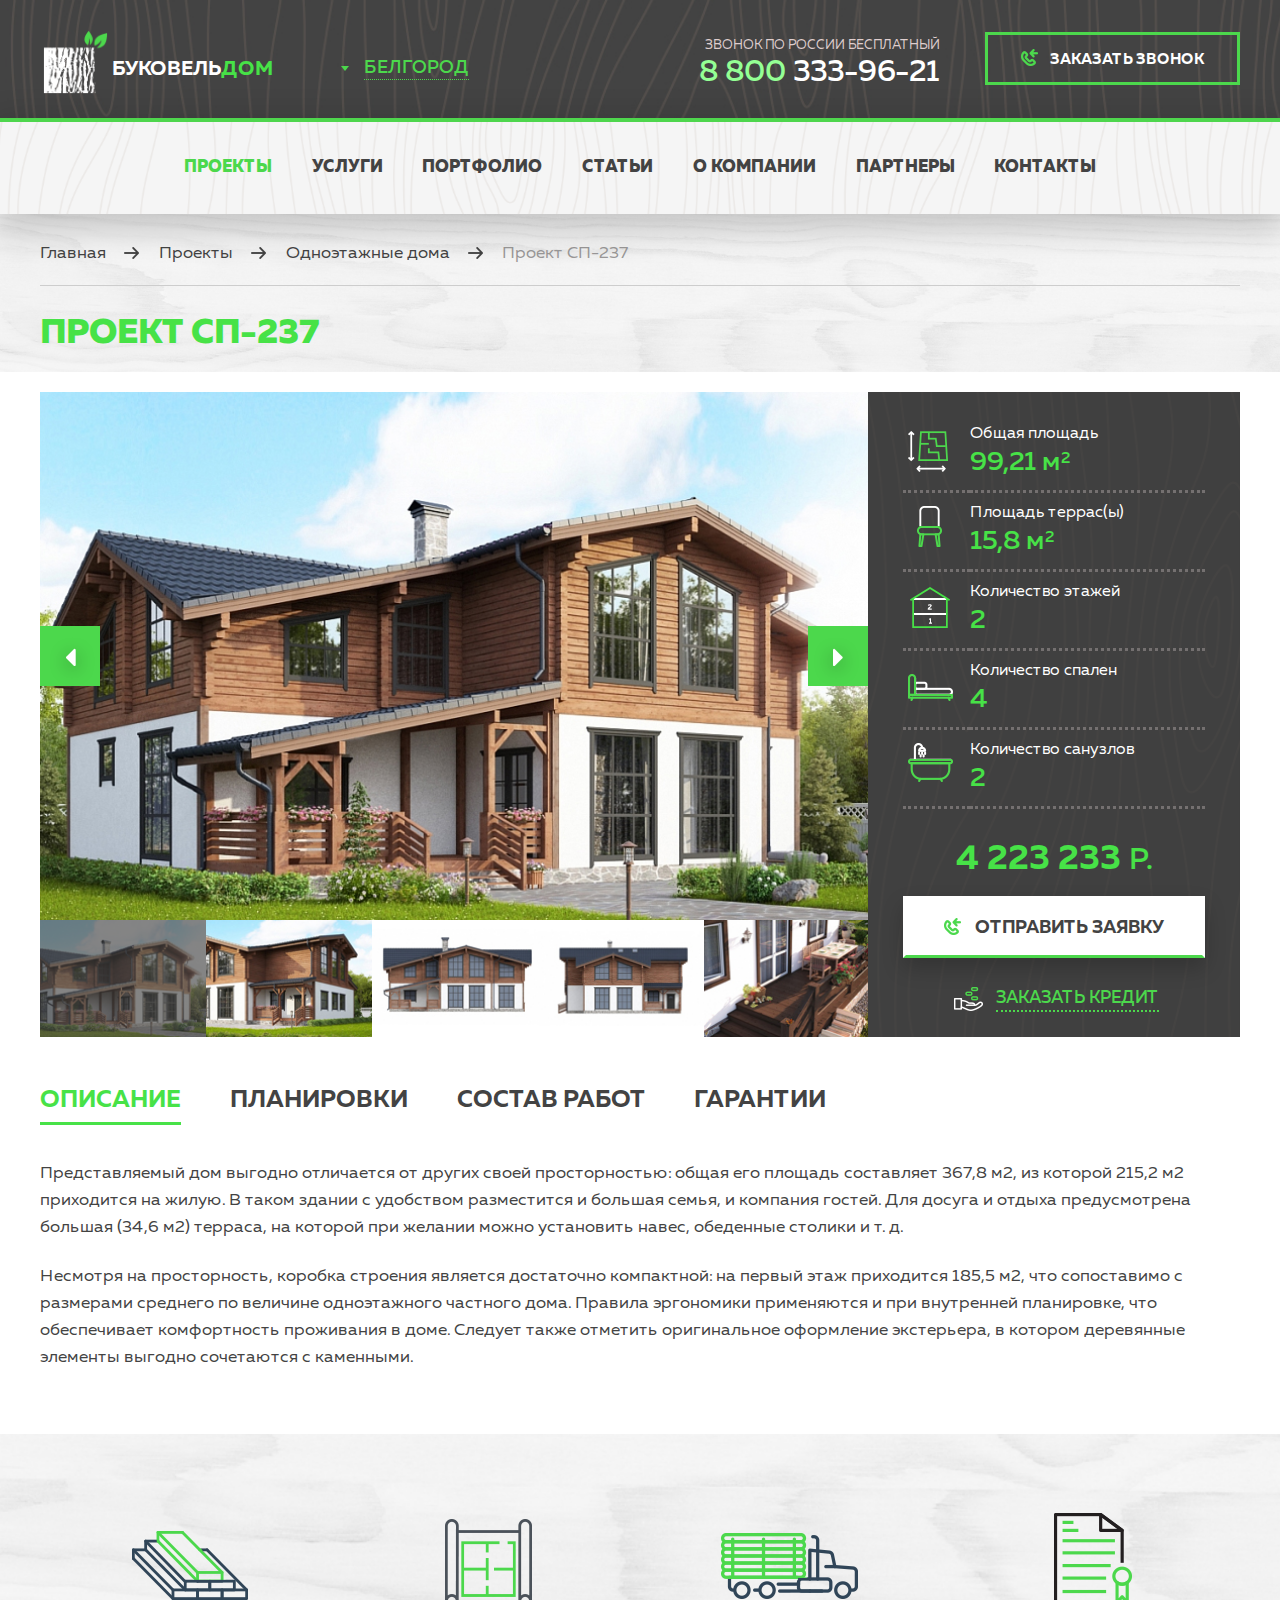
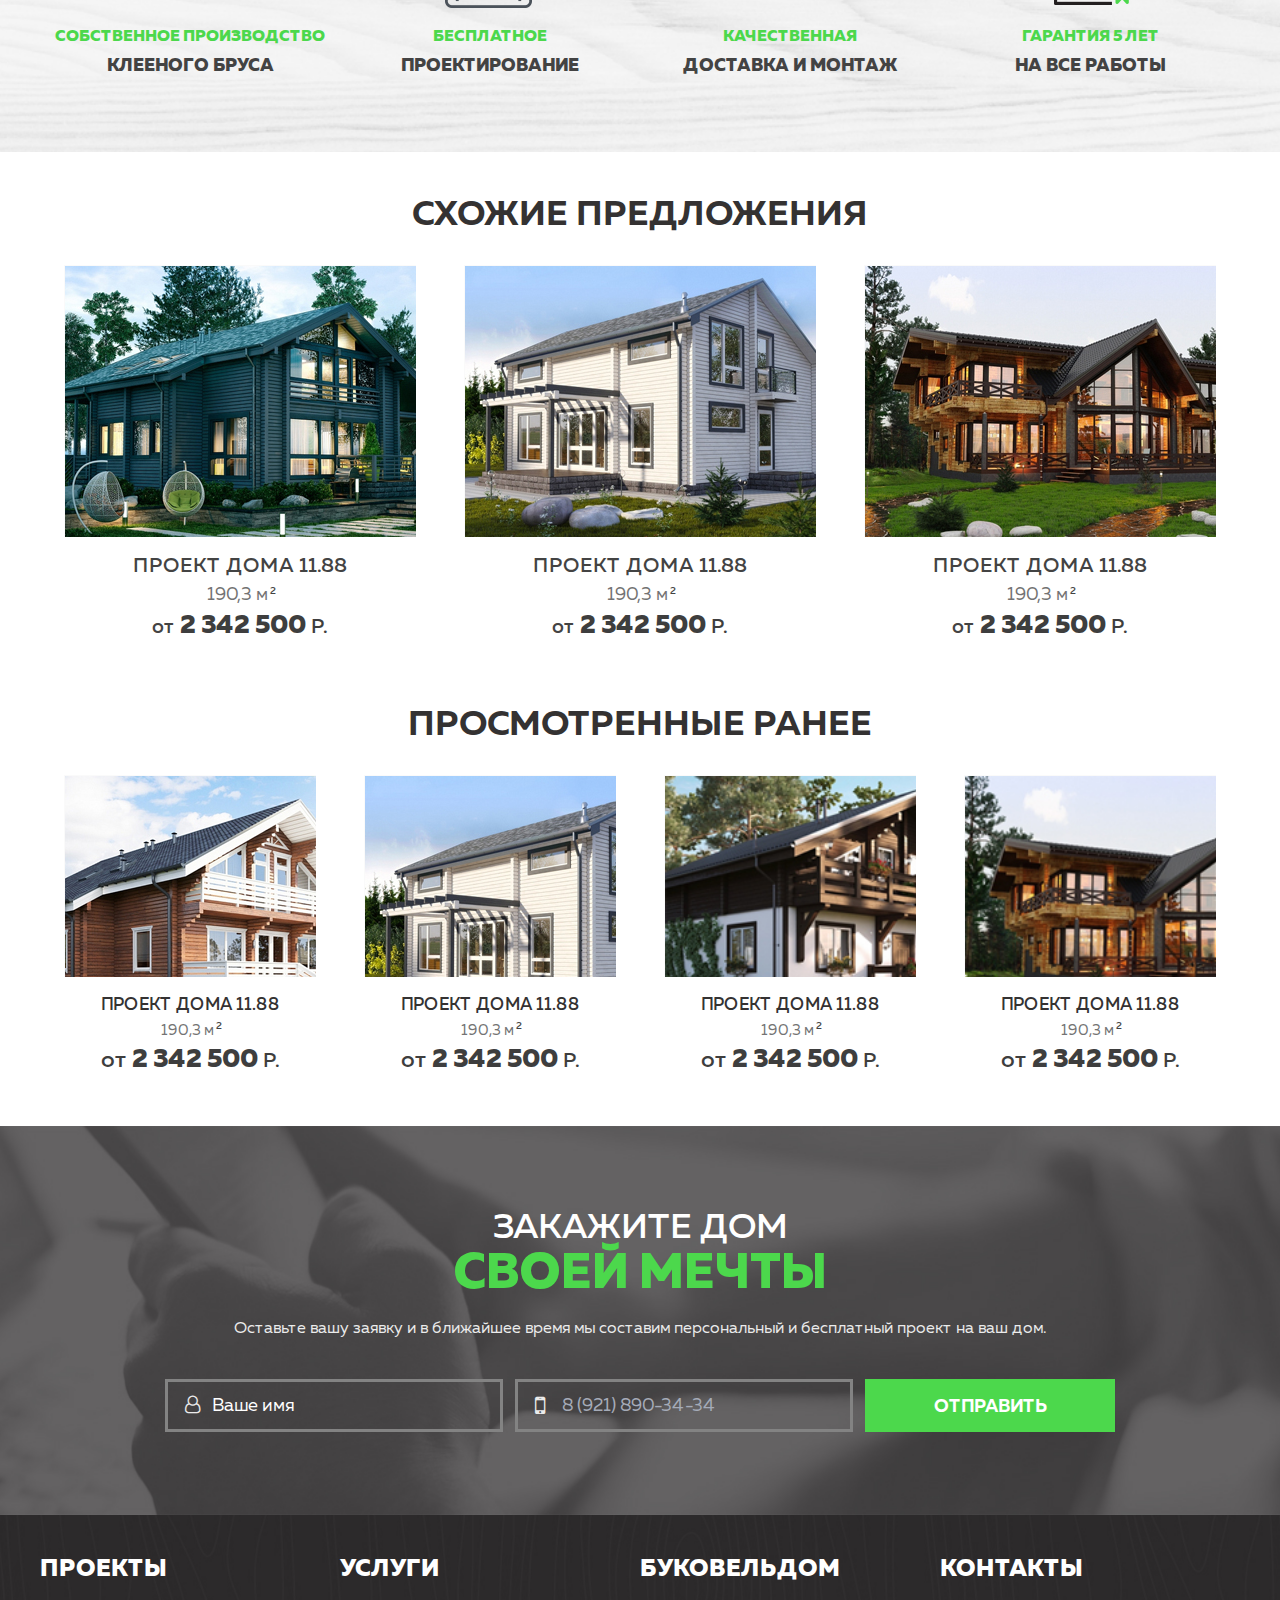
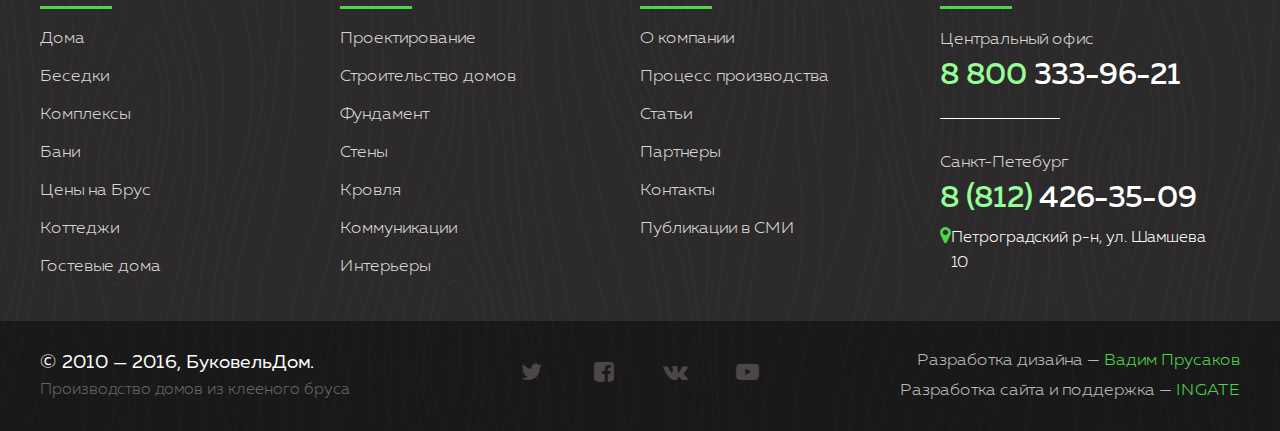
<file: project_info.html>
<!DOCTYPE html>

<html lang="ru">

<head>

	<meta charset="utf-8">

	<meta http-equiv="X-UA-Compatible" content="IE=edge" >

	<meta name="viewport" content="width=device-width, initial-scale=1.0">

	<meta name="description" content="">

	<link rel="stylesheet" type="text/css" href="vendors/css/animate.css">
	
	<link rel="stylesheet" type="text/css" href="style.css">

	<link rel="stylesheet" type="text/css" href="font-awesome.css">

	<link rel="stylesheet" type="text/css" href="responsive.css">

	<link rel="stylesheet" type="text/css" href="slick/slick.css">

	<link rel="stylesheet" href="vendors/css/jquery.mCustomScrollbar.css">

	<link rel="stylesheet" href="vendors/css/nouislider.css">

	<link rel="stylesheet" href="vendors/css/nouislider.tooltips.css">

	<link href="vendors/css/select2.css" rel="stylesheet" />

	<script type="text/javascript" src="vendors/js/jquery.js"></script>

	<script type="text/javascript" src="slick/slick.js"></script>

	<script src="vendors/js/nouislider.js"></script>

	<script src="vendors/js/jquery.mCustomScrollbar.concat.min.js"></script>

	<script src="vendors/js/select2.js"></script>


	<script type="text/javascript" src="vendors/js/wow.min.js"></script>
	<script>new WOW().init();</script>


	<link rel="icon" type="image/png" href="favicon/favicon.ico" sizes="16x16">

	
	<title>Title</title>
	

</head>

<body>

<div class="wrapper">


	<!-- Header -->

	<header>

		<!-- <div class="header">
				
			<div class="header-top-row offset-ziro">
				
				<div class="col col-1">

					<div class="main-nav-box">

						<div class="top-row">
						
							<div class="logo-box">
								
								<img src="img/logo.png" alt="">

							</div>

						</div>

						<ul class="main-nav-list">

							<li><a class="main-nav-link" href="#">Проекты</a></li>
							<li><a class="main-nav-link" href="#">Услуги</a></li>
							<li><a class="main-nav-link" href="#">Портфолио</a></li>
							<li><a class="main-nav-link" href="#">Статьи</a></li>
							<li><a class="main-nav-link" href="#">О компании</a></li>
							<li><a class="main-nav-link" href="#">Партнеры</a></li>
							<li><a class="main-nav-link" href="#">Контакты</a></li>

						</ul>

					</div>

				</div>

				<div class="col col-2">
					
					<ul class="soc-icons-list">
						
						<li><a class="soc-icon-link facebook" href="#"><i class="fa fa-facebook-square" aria-hidden="true"></i></a></li>
						<li><a class="soc-icon-link vk" href="#"><i class="fa fa-vk" aria-hidden="true"></i></a></li>
						<li><a class="soc-icon-link instagram" href="#"><i class="fa fa-instagram" aria-hidden="true"></i></a></li>

					</ul>

				</div>

				<div class="col col-3 select-box">
					
					<div class="select-menu">
						
						<select  class="select-1">
							
							<option>Белгород</option>
							<option>Воронеж</option>
							<option>Москва</option>
							<option>Санкт-Петербург</option>
							<option>Курск</option>
							<option>Липецк</option>

						</select>

					</div>

				</div>

				<div class="col col-4 contacts-header">

					<h3>многоканальный телефон</h3>

					<a class="head-tel-link" href="tel:88003339621"><span class="green">8 800</span> 333-96-21</a>

					<button type="button" class="call-back-btn"><i class="call-back-icon"></i>Заказать звонок</button>

				</div>	

			</div>

			<div class="main-nav-sect">
				
				<div class="row offset-ziro">
					
					<div class="col col-1">
						
						<div class="main-nav-logo-box">
							
							<img src="img/logo_main_menu.png" alt="">

						</div>

					</div>

					<div class="col col-2">
						
						<ul class="float-nav">

							<li><a class="nav-link active" href="#">Проекты</a></li>
							<li><a class="nav-link" href="#">Услуги</a></li>
							<li><a class="nav-link" href="#">Портфолио</a></li>
							<li><a class="nav-link" href="#">Статьи</a></li>
							<li><a class="nav-link" href="#">О компании</a></li>
							<li><a class="nav-link" href="#">Партнеры</a></li>
							<li><a class="nav-link" href="#">Контакты</a></li>

						</ul>

					</div>

					<div class="col col-3">
						
						<button class="float-call-back-btn"><i class="float-call-back-icon"></i></button>

					</div>

				</div>

			</div>

		</div> -->


		<div class="header-inner-page">

			<div class="header-inner-top-row offset-ziro">

				<div class="row">

					<div class="col col-1">

						<a href="/" class="logo-box-inner-page">

							<div class="logo-img-inner-page col-1-col">
							
								<img src="img/logo_inner_page.png" alt="">

							</div>

							<div class="logo-col-txt col-1-col">
								
								<h1 class="main-h">Буковель<span class="green-txt">дом</span></h1>

							</div>

						</a>

					</div>

					<div class="col col-2 select-box">
						
						<div class="select-menu">
								
							<select  class="select-1">
								
								<option>Белгород</option>
								<option>Воронеж</option>
								<option>Москва</option>
								<option>Санкт-Петербург</option>
								<option>Курск</option>
								<option>Липецк</option>

							</select>

						</div>

					</div>

					<div class="col col-3 contacts-header">

						<h3>Звонок по России бесплатный</h3>
						
						<a class="head-tel-link" href="tel:88003339621"><span class="green">8 800</span> 333-96-21</a>

					</div>

					<div class="col col-4 contacts-header">

						<button type="button" class="call-back-btn"><i class="call-back-icon"></i>Заказать звонок</button>	

					</div>

				</div>

			</div>

			<div class="inner-page-nav-box">

				<div class="inner-page-nav">

					<ul class="inner-nav">

						<li><a class="nav-link active" href="#">Проекты</a></li>
						<li><a class="nav-link" href="#">Услуги</a></li>
						<li><a class="nav-link" href="#">Портфолио</a></li>
						<li><a class="nav-link" href="#">Статьи</a></li>
						<li><a class="nav-link" href="#">О компании</a></li>
						<li><a class="nav-link" href="#">Партнеры</a></li>
						<li><a class="nav-link" href="#">Контакты</a></li>

					</ul>

				</div>

			</div>

			<div class="main-nav-sect">
				
				<div class="for-desc">

					<div class="row offset-ziro">
					
						<div class="col col-1">
							
							<a href="/" class="main-nav-logo-box">
								
								<img src="img/logo_main_menu.png" alt="">

							</a>

						</div>

						<div class="col col-2">
							
							<ul class="float-nav">

								<li><a class="nav-link active" href="#">Проекты</a></li>
								<li><a class="nav-link" href="#">Услуги</a></li>
								<li><a class="nav-link" href="#">Портфолио</a></li>
								<li><a class="nav-link" href="#">Статьи</a></li>
								<li><a class="nav-link" href="#">О компании</a></li>
								<li><a class="nav-link" href="#">Партнеры</a></li>
								<li><a class="nav-link" href="#">Контакты</a></li>

							</ul>

						</div>

						<div class="col col-3 for-desc-nav-contacts">

							<a class="head-tel-link" href="tel:88003339621"><span class="green">8 800</span> 333-96-21</a>

							<button type="button" class="call-back-btn"><i class="call-back-icon"></i>Заказать звонок</button>

						</div>

					</div>

				</div>

				<div class="for-tab for-tab-nav">

					<div class="for-tab-nav-bg">

						<div class="row offset-ziro">
						
							<div class="col col-1 respmenubtn-box">
								
								<button class="respmenubtn">
									
									<span></span>
									<span></span>
									<span></span>

								</button>

							</div>

							<div class="col col-2">
								
								<a class="resp-logo" href="/">

									<div class="resp-logo-img-box">

										<img src="img/logo_main_menu.png" alt="">

									</div>

									<p>Буковель<span class="green-txt">Дом</span></p>

								</a>

							</div>

							<div class="col col-3 clearfix">
								
								<button class="phone-resp-btn right">
									
									<i class="icon phone-resp-btn-icon"></i>

								</button>

							</div>

						</div>

					</div>

					<div class="tab-navigation">
						
						<ul class="tab-nav">

							<li><a href="#" class="tab-nav-link">Главная</a></li>
							<li><a href="#" class="tab-nav-link">Проекты</a></li>
							<li><a href="#" class="tab-nav-link">Услуги</a></li>
							<li><a href="#" class="tab-nav-link">Портфолио</a></li>
							<li><a href="#" class="tab-nav-link">Статьи</a></li>
							<li><a href="#" class="tab-nav-link">О компании</a></li>
							<li><a href="#" class="tab-nav-link">Партнеры</a></li>
							<li><a href="#" class="tab-nav-link">Контакты</a></li>

						</ul>

						<div class="contact-resp-nav">
							
							<h3>Звонок по России бесплатный</h3>

							<a class="contact-link" href="tel:88003339621"><span class="green">8 800</span> 333-96-21</a>

						</div>

					</div>

				</div>

			</div>

		</div>

								
	</header>

	<!-- /Header -->

		<!-- Content -->
			<div class="content">

				<!--  Popus  -->

				<div class="popup-calback">
					
					<div class="popup-bg"></div>

					<div class="callback-box">

						<div class="close-btn-box">

							<button class="close-popup-btn" type="button"><i class="close-x-icon"></i><span>Закрыть окно</span></button>

						</div>		

						<div class="callback-content">

							<div class="sect-h">
						
								<h3 class="center-txt">заказ</h3>

								<h2 class="center-txt green-txt">звонка</h2>

							</div>

							<p>Оставьте ваши контактные данные, и наши менеджеры свяжутся с вами в ближайшее время, чтобы обсудить все детали.</p>

							<div class="callback-form">

								<form>

									<div class="input-box">
										
										<i class="fa fa-user-o" aria-hidden="true"></i>
										<input type="text" placeholder="Ваше имя">

									</div>

									<div class="input-box">
										
										<i class="fa fa-mobile" aria-hidden="true"></i>
										<input type="tel" placeholder="Ваш телефон">

									</div>

									<div class="input-box btn-box">
										
										<button type="submit"><i class="fa fa-paper-plane-o" aria-hidden="true"></i>Отправить</button>

									</div>

								</form>

							</div>

						</div>

					</div>

				</div>

				<!--  Popup calback Tablet  -->

				<div class="popup-calback-tablet">
					
					<div class="popup-bg"></div>

					<div class="callback-tablet-box">

						<div class="callback-tablet-content">

							<div class="callback-tablet-h">

								<h3>Звонок по России бесплатный</h3>

								<a href="tel:88003339621" class="callback-tablet-tel"><span class="green-txt">8 800</span> 333-96-21</a>

							</div>

							<p>Оставьте вашу заявку и в ближайшее время мы составим персональный и бесплатный проект на ваш дом</p>

							<div class="callback-form">

								<form>

									<div class="input-box">
										
										<i class="fa fa-user-o" aria-hidden="true"></i>
										<input type="text" placeholder="Ваше имя">

									</div>

									<div class="input-box">
										
										<i class="fa fa-mobile" aria-hidden="true"></i>
										<input type="tel" placeholder="Ваш телефон">

									</div>

									<div class="input-box btn-box">
										
										<button type="submit">Отправить</button>

									</div>

								</form>

							</div>

						</div>

					</div>

				</div>

				<!--  /Popup calback Tablet  -->

				<!--  //////////////////////////////  -->

				<div class="popup-video">
					
					<div class="popup-bg"></div>

					<div class="popup-video-box">

						<div class="close-btn-box">

							<button class="close-popup-btn" type="button"><i class="close-x-icon"></i><span>Закрыть окно</span></button>

						</div>

						<div class="video-box" id="video-placeholder">
							
							<!-- <iframe width="560" height="315" src="https://www.youtube.com/embed/Re2hxifRCiY" frameborder="0" allowfullscreen id="video"></iframe> -->

						</div>

					</div>

				</div>

				<!--  //////////////////////////////  -->

				<div class="popup-credit">
					
					<div class="popup-bg"></div>

					<div class="popup-credit-box">

						<div class="close-btn-box">

							<button class="close-popup-btn" type="button"><i class="close-x-icon"></i><span>Закрыть окно</span></button>

						</div>

						<div class="credit-box">
							
							<div class="sect-h">
						
								<h3 class="center-txt">Расчет</h3>

								<h2 class="center-txt green-txt">кредита</h2>

							</div>

							<div class="credit-content">
								
								<p>В данном окне вы можете сделать <span class="uppercase">предварительный</span> расчет кредита. Для уточнения, позвоните по телефону <a href="tel:88003339621" class="green-txt credit-tel-link">8 800 333-96-21</a> и наши менеджеры сделают вам более точный кредитный расчет под ваши условия.</p>

								<div class="credit-form offset-ziro">

									<form>

										<div class="credit-row">
											
											<div class="credit-input-box focus-group focus">

												<div class="col col-1">

													<h3>Стоимость дома</h3>

													<input type="text" placeholder="999999">

												</div>

												<p class="rub col col-2">руб.</p>

											</div>

										</div>

										<div class="credit-row">
											
											<div class="credit-input-box focus-group focus">

												<div class="col col-1">

													<h3>Cумма первоначального взноса</h3>

													<input type="text" placeholder="999999">

												</div>

												<p class="rub col col-2">руб.</p>

											</div>

										</div>

										<div class="credit-row">
											
											<div class="credit-input-box focus-group focus">

												<div class="col col-1">

													<h3>Планируемый срок кредита</h3>

													<input type="text" placeholder="999999">

												</div>

												<p class="rub col col-2">мес.</p>

											</div>

										</div>

										<div class="credit-row">
											
											<div class="credit-input-box focus-group focus">

												<div class="col col-1">

													<h3>Сумма кредита</h3>

													<input type="text" placeholder="999999">

												</div>

												<p class="rub col col-2">руб.</p>

											</div>

										</div>										

										<div class="credit-row credit-btn-box">
											
											<button class="popup-credit-btn"><i class="fa fa-calculator" aria-hidden="true"></i>Рассчитать</button>

										</div>

									</form>

								</div>

							</div>

						</div>

					</div>

				</div>

				<!--  Popup credit Tablet  -->

				<div class="popupcredit-tablet">
					
					<div class="popup-bg"></div>

					<div class="credit-tablet-box">

						<div class="credit-tablet-content">

							<div class="close-btn-box">

								<button class="close-popup-btn" type="button"><i class="close-x-icon"></i><span>Закрыть окно</span></button>

							</div>

							<div class="popupcredit-tablet-scroll-box">

								<div class="sect-h">
							
									<h3 class="center-txt">Расчет</h3>

									<h2 class="center-txt green-txt">кредита</h2>

								</div>

								<p>В данном окне вы можете сделать <span class="uppercase">предварительный</span> расчет кредита. Для уточнения, позвоните по телефону <a href="tel:88003339621" class="green-txt credit-tel-link">8 800 333-96-21</a> и наши менеджеры сделают вам более точный кредитный расчет под ваши условия.</p>


								<div class="credit-tablet-form offset-ziro">

									<form>

										<div class="credit-row">
											
											<div class="credit-input-box focus-group focus">

												<div class="col col-1">

													<h3>Стоимость дома</h3>

													<input type="text" placeholder="999999">

												</div>

												<p class="rub col col-2">руб.</p>

											</div>

										</div>

										<div class="credit-row">
											
											<div class="credit-input-box focus-group focus">

												<div class="col col-1">

													<h3>Cумма первоначального взноса</h3>

													<input type="text" placeholder="999999">

												</div>

												<p class="rub col col-2">руб.</p>

											</div>

										</div>

										<div class="credit-row">
											
											<div class="credit-input-box focus-group focus">

												<div class="col col-1">

													<h3>Планируемый срок кредита</h3>

													<input type="text" placeholder="999999">

												</div>

												<p class="rub col col-2">мес.</p>

											</div>

										</div>

										<div class="credit-row">
											
											<div class="credit-input-box focus-group focus">

												<div class="col col-1">

													<h3>Сумма кредита</h3>

													<input type="text" placeholder="999999">

												</div>

												<p class="rub col col-2">руб.</p>

											</div>

										</div>										

										<div class="credit-row credit-btn-box">
											
											<button class="popup-credit-btn">Рассчитать</button>

										</div>

									</form>

								</div>

							</div>

						</div>

					</div>

				</div>

				<!--  /Popup credit Tablet  -->

				<!--  //////////////////////////////  -->

				<div class="popup-credit-result">
					
					<div class="popup-bg"></div>

					<div class="popup-credit-result-box">

						<div class="close-btn-box">

							<button class="close-popup-btn" type="button"><i class="close-x-icon"></i><span>Закрыть окно</span></button>

						</div>

						<div class="credit-box">
							
							<div class="sect-h">
						
								<h3 class="center-txt">Расчет</h3>

								<h2 class="center-txt green-txt">кредита</h2>

							</div>

							<!-- <div class="credit-content">
								
								<p>В данном окне вы можете сделать <span class="uppercase">предварительный</span> расчет кредита. Для уточнения, позвоните по телефону <a href="tel:88003339621" class="green-txt credit-tel-link">8 800 333-96-21</a> и наши менеджеры сделают вам более точный кредитный расчет под ваши условия.</p>

							</div> -->

							<div class="sect-h">
						
								<h3 class="center-txt">Итого</h3>

							</div>

							<div class="credit-content-last">

								<p>При покупке дома стоимостью <span class="font-medium">1 248 800</span> с первоначальным <span class="font-medium">взносом 800 000</span> минимальный ежемесячный платеж за кредит на <span class="font-medium">36 месяцев</span> по ставке <span class="font-medium">14.5 процентов годовых</span> составит:</p>

							</div>

							<div class="credite-price-box">
								
								<p class="credit-price">15 448,13 <span class="credit-rub">р.</span></p>

								<p class="bank-txt">по программе банка <a href="#" class="green-txt bank-link">Крокус Банк</a></p>

							</div>

							<div class="credit-row">
											
								<button class="popup-credit-btn"><i class="fa fa-calculator" aria-hidden="true"></i>Новый расчет</button>

							</div>

						</div>

					</div>

				</div>


				<!--  Popup Credit Result Tablet  -->

				<div class="popup-credit-result-tablet">
					
					<div class="popup-bg"></div>

					<div class="popup-credit-result-tablet-box">

						<div class="close-btn-box">

							<button class="close-popup-btn" type="button"><i class="close-x-icon"></i><span>Закрыть окно</span></button>

						</div>

						<div class="credit-box credit-result-tablet-scroll">
							
							<div class="sect-h">
						
								<h3 class="center-txt">Расчет</h3>

								<h2 class="center-txt green-txt">кредита</h2>

							</div>

							<div class="sect-h">
						
								<h3 class="center-txt">Итого</h3>

							</div>

							<div class="credit-content-last">

								<p>При покупке дома стоимостью <span class="font-medium">1 248 800</span> с первоначальным <span class="font-medium">взносом 800 000</span> минимальный ежемесячный платеж за кредит на <span class="font-medium">36 месяцев</span> по ставке <span class="font-medium">14.5 процентов годовых</span> составит:</p>

							</div>

							<div class="credite-price-box">
								
								<p class="credit-price">15 448,13 <span class="credit-rub">р.</span></p>

								<p class="bank-txt">по программе банка <a href="#" class="green-txt bank-link">Крокус Банк</a></p>

							</div>

							<div class="credit-row">
											
								<button class="popup-credit-btn">Новый расчет</button>

							</div>

						</div>

					</div>

				</div>

				<!--  /Popup Credit Result Tablet  -->


				<!-- /Popus -->



				<section class="inner-page-sect-1 show-main-float-nav-coor">
					
					<div class="row">
						
						<div class="breadcrumbs">
							
							<ul class="breadcrumbs-list">
								
								<li><a class="breadcrumb-link" href="#">Главная</a></li>

								<li><a class="breadcrumb-link" href="#">Проекты</a></li>

								<li><a class="breadcrumb-link" href="#">Одноэтажные дома</a></li>

								<li><a class="breadcrumb-link" href="#">Проект СП-237</a></li>

							</ul>

						</div>

						<div class="inner-h">
							
							<h2>Проект Сп-237</h2>

						</div>

					</div>

				</section>

				<section class="slider-project-sect">
					
					<div class="row">
						
						<div class="project-slider-box slider_3 offset-ziro">
							
							<div class="project-slider col col-1 project-slider-col">
								
								<div class="project-big-slider">

									<div><img src="project_slider/big_photo/photo_1.jpg" alt=""></div>
									<div><img src="project_slider/big_photo/photo_2.jpg" alt=""></div>
									<div><img src="project_slider/big_photo/photo_3.jpg" alt=""></div>
									<div><img src="project_slider/big_photo/photo_4.jpg" alt=""></div>
									<div><img src="project_slider/big_photo/photo_5.jpg" alt=""></div>
									<div><img src="project_slider/big_photo/photo_1.jpg" alt=""></div>
									<div><img src="project_slider/big_photo/photo_2.jpg" alt=""></div>
									<div><img src="project_slider/big_photo/photo_3.jpg" alt=""></div>
									<div><img src="project_slider/big_photo/photo_4.jpg" alt=""></div>
									<div><img src="project_slider/big_photo/photo_5.jpg" alt=""></div>

								</div>

								<div class="project-miniatures-slider">

									<div><img src="project_slider/miniature_photo/photo_1.jpg" alt=""></div>
									<div><img src="project_slider/miniature_photo/photo_2.jpg" alt=""></div>
									<div><img src="project_slider/miniature_photo/photo_3.jpg" alt=""></div>
									<div><img src="project_slider/miniature_photo/photo_4.jpg" alt=""></div>
									<div><img src="project_slider/miniature_photo/photo_5.jpg" alt=""></div>
									<div><img src="project_slider/miniature_photo/photo_1.jpg" alt=""></div>
									<div><img src="project_slider/miniature_photo/photo_2.jpg" alt=""></div>
									<div><img src="project_slider/miniature_photo/photo_3.jpg" alt=""></div>
									<div><img src="project_slider/miniature_photo/photo_4.jpg" alt=""></div>
									<div><img src="project_slider/miniature_photo/photo_5.jpg" alt=""></div>

								</div>

							</div>

							<div class="project-info-box col col-2 project-slider-col">
								
								<div class="project-info">
									
									<div class="project-info-row">
										
										<div class="col col-1">
												
											<i class="project-info-icon icon-1"></i>

										</div>

										<div class="col col-2">
												
											<h3>Общая площадь</h3>

											<p>99,21 м<span class="sq-2">2</span></p>

										</div>

									</div>

									<div class="project-info-row">
										
										<div class="col col-1">
												
											<i class="project-info-icon icon-2"></i>

										</div>

										<div class="col col-2">
												
											<h3>Площадь террас(ы)</h3>

											<p>15,8 м<span class="sq-2">2</span></p>

										</div>

									</div>

									<div class="project-info-row">
										
										<div class="col col-1">
												
											<i class="project-info-icon icon-3"></i>

										</div>

										<div class="col col-2">
												
											<h3>Количество этажей</h3>

											<p>2</p>

										</div>

									</div>

									<div class="project-info-row">
										
										<div class="col col-1">
												
											<i class="project-info-icon icon-4"></i>

										</div>

										<div class="col col-2">
												
											<h3>Количество спален</h3>

											<p>4</p>

										</div>

									</div>

									<div class="project-info-row">
										
										<div class="col col-1">
												
											<i class="project-info-icon icon-5"></i>

										</div>

										<div class="col col-2">
												
											<h3>Количество санузлов</h3>

											<p>2</p>

										</div>

									</div>

									<p class="project-price">4 223 233 <span class="rub">Р.</span></p>

									<div class="project-info-btn-box">
										
										<button type="submit" class="send-btn call-callback"><i class="icon call-back-icon" aria-hidden="true"></i>Отправить заявку</button>

										<button class="credit-btn"><i class="icon credit-icon"></i><span class="credit-link">Заказать кредит</span></button>

									</div>

								</div>

							</div>

						</div>

					</div>

				</section>

				<section class="tabs-sect">
					
					<div class="row">
						
						<div class="tabs">

							<div class="row">

								<label for="tab1" class="card_tab_link active">Описание</label>
								<label for="tab2" class="card_tab_link">Планировки</label>
								<label for="tab3" class="card_tab_link">Состав работ</label>
								<label for="tab4" class="card_tab_link">Гарантии</label>

							</div>

							<div class="tabs-content">

								<input type="radio" name="tab" id="tab1">
								<div id="tab1" class="card_tab">

									<p>Представляемый дом выгодно отличается от других своей просторностью: общая его площадь составляет 367,8 м2, из которой 215,2 м2 приходится на жилую. В таком здании с удобством разместится и большая семья, и компания гостей. Для досуга и отдыха предусмотрена большая (34,6 м2) терраса, на которой при желании можно установить навес, обеденные столики и т. д.</p>

									<p>Несмотря на просторность, коробка строения является достаточно компактной: на первый этаж приходится 185,5 м2, что сопоставимо с размерами среднего по величине одноэтажного частного дома. Правила эргономики применяются и при внутренней планировке, что обеспечивает комфортность проживания в доме. Следует также отметить оригинальное оформление экстерьера, в котором деревянные элементы выгодно сочетаются с каменными.</p>

								</div>

								<input type="radio" name="tab" id="tab2">
								<div id="tab2" class="card_tab">

									<div class="plans-box">
										
										<div class="plan col">
											
											<div class="plan-img-box">
												
												<img src="img/project_plan_1.jpg" alt="">

											</div>

											<div class="plan-info">
												
												<div class="plan-info-header">
													
													<h3>Площадь 1 этажа</h3>

													<p>115 м<span class="sq">2</span></p>

												</div>

												<div class="plan-info-table">

													<div class="plan-info-table-row">
														
														<div class="cell cell-1">
															
															<h3>Прихожая</h3>

														</div>

														<div class="cell cell-2">
															
															<p>9.0 м<span class="sq-2">2</span></p>

														</div>

													</div>

												</div>

												<div class="plan-info-table">

													<div class="plan-info-table-row">
														
														<div class="cell cell-1">
															
															<h3>Прачечная</h3>

														</div>

														<div class="cell cell-2">
															
															<p>6.3 м<span class="sq-2">2</span></p>

														</div>

													</div>

												</div>

												<div class="plan-info-table">

													<div class="plan-info-table-row">
														
														<div class="cell cell-1">
															
															<h3>Котельная</h3>

														</div>

														<div class="cell cell-2">
															
															<p>14.7 м<span class="sq-2">2</span></p>

														</div>

													</div>

												</div>

												<div class="plan-info-table">

													<div class="plan-info-table-row">
														
														<div class="cell cell-1">
															
															<h3>Холл</h3>

														</div>

														<div class="cell cell-2">
															
															<p>34.5 м<span class="sq-2">2</span></p>

														</div>

													</div>

												</div>

												<div class="plan-info-table">

													<div class="plan-info-table-row">
														
														<div class="cell cell-1">
															
															<h3>Санузел</h3>

														</div>

														<div class="cell cell-2">
															
															<p>3.3 м<span class="sq-2">2</span></p>

														</div>

													</div>

												</div>

												<div class="plan-info-table">

													<div class="plan-info-table-row">
														
														<div class="cell cell-1">
															
															<h3>Спальня</h3>

														</div>

														<div class="cell cell-2">
															
															<p>19.1 м<span class="sq-2">2</span></p>

														</div>

													</div>

												</div>

												<div class="plan-info-table">

													<div class="plan-info-table-row">
														
														<div class="cell cell-1">
															
															<h3>Кухня-столовая</h3>

														</div>

														<div class="cell cell-2">
															
															<p>23.8 м<span class="sq-2">2</span></p>

														</div>

													</div>

												</div>

												<div class="plan-info-table">

													<div class="plan-info-table-row">
														
														<div class="cell cell-1">
															
															<h3>Гостиная</h3>

														</div>

														<div class="cell cell-2">
															
															<p>37.2 м<span class="sq-2">2</span></p>

														</div>

													</div>

												</div>

												<div class="plan-info-table">

													<div class="plan-info-table-row">
														
														<div class="cell cell-1">
															
															<h3>Терраса</h3>

														</div>

														<div class="cell cell-2">
															
															<p>25.3 м<span class="sq-2">2</span></p>

														</div>

													</div>

												</div>

												<div class="plan-info-table">

													<div class="plan-info-table-row">
														
														<div class="cell cell-1">
															
															<h3>Навеc</h3>

														</div>

														<div class="cell cell-2">
															
															<p>43.1 м<span class="sq-2">2</span></p>

														</div>

													</div>

												</div>

												<div class="plan-info-table">

													<div class="plan-info-table-row">
														
														<div class="cell cell-1">
															
															<h3>Крыльцо</h3>

														</div>

														<div class="cell cell-2">
															
															<p>6.1 м<span class="sq-2">2</span></p>

														</div>

													</div>

												</div>


											</div>

										</div>

										<div class="plan col">
											
											<div class="plan-img-box">
												
												<img src="img/project_plan_2.jpg" alt="">

											</div>

											<div class="plan-info">
												
												<div class="plan-info-header">
													
													<h3>Площадь 2 этажа</h3>

													<p>98 м<span class="sq">2</span></p>

												</div>

												<div class="plan-info-table">

													<div class="plan-info-table-row">
														
														<div class="cell cell-1">
															
															<h3>Холл</h3>

														</div>

														<div class="cell cell-2">
															
															<p>12.3 м<span class="sq-2">2</span></p>

														</div>

													</div>

												</div>

												<div class="plan-info-table">

													<div class="plan-info-table-row">
														
														<div class="cell cell-1">
															
															<h3>Спальня</h3>

														</div>

														<div class="cell cell-2">
															
															<p>32.2 м<span class="sq-2">2</span></p>

														</div>

													</div>

												</div>

												<div class="plan-info-table">

													<div class="plan-info-table-row">
														
														<div class="cell cell-1">
															
															<h3>Гардероб</h3>

														</div>

														<div class="cell cell-2">
															
															<p>3.8 м<span class="sq-2">2</span></p>

														</div>

													</div>

												</div>

												<div class="plan-info-table">

													<div class="plan-info-table-row">
														
														<div class="cell cell-1">
															
															<h3>Санузел</h3>

														</div>

														<div class="cell cell-2">
															
															<p>3.3 м<span class="sq-2">2</span></p>

														</div>

													</div>

												</div>

												<div class="plan-info-table">

													<div class="plan-info-table-row">
														
														<div class="cell cell-1">
															
															<h3>Кабинет</h3>

														</div>

														<div class="cell cell-2">
															
															<p>13.2 м<span class="sq-2">2</span></p>

														</div>

													</div>

												</div>

												<div class="plan-info-table">

													<div class="plan-info-table-row">
														
														<div class="cell cell-1">
															
															<h3>Спальня</h3>

														</div>

														<div class="cell cell-2">
															
															<p>27.2 м<span class="sq-2">2</span></p>

														</div>

													</div>

												</div>

												<div class="plan-info-table">

													<div class="plan-info-table-row">
														
														<div class="cell cell-1">
															
															<h3>Санузел</h3>

														</div>

														<div class="cell cell-2">
															
															<p>5.0 м<span class="sq-2">2</span></p>

														</div>

													</div>

												</div>

												<div class="plan-info-table">

													<div class="plan-info-table-row">
														
														<div class="cell cell-1">
															
															<h3>Гардероб</h3>

														</div>

														<div class="cell cell-2">
															
															<p>7.0 м<span class="sq-2">2</span></p>

														</div>

													</div>

												</div>

												<div class="plan-info-table">

													<div class="plan-info-table-row">
														
														<div class="cell cell-1">
															
															<h3>Спальня</h3>

														</div>

														<div class="cell cell-2">
															
															<p>15.2 м<span class="sq-2">2</span></p>

														</div>

													</div>

												</div>

												<div class="plan-info-table">

													<div class="plan-info-table-row">
														
														<div class="cell cell-1">
															
															<h3>Санузел</h3>

														</div>

														<div class="cell cell-2">
															
															<p>3.3 м<span class="sq-2">2</span></p>

														</div>

													</div>

												</div>

												<div class="plan-info-table">

													<div class="plan-info-table-row">
														
														<div class="cell cell-1">
															
															<h3>Гардероб</h3>

														</div>

														<div class="cell cell-2">
															
															<p>7.0 м<span class="sq-2">2</span></p>

														</div>

													</div>

												</div>

												<div class="plan-info-table">

													<div class="plan-info-table-row">
														
														<div class="cell cell-1">
															
															<h3>Балкон</h3>

														</div>

														<div class="cell cell-2">
															
															<p>4.6 м<span class="sq-2">2</span></p>

														</div>

													</div>

												</div>

												<div class="plan-info-table">

													<div class="plan-info-table-row">
														
														<div class="cell cell-1">
															
															<h3>Балкон</h3>

														</div>

														<div class="cell cell-2">
															
															<p>4.6 м<span class="sq-2">2</span></p>

														</div>

													</div>

												</div>

												<div class="plan-info-table">

													<div class="plan-info-table-row">
														
														<div class="cell cell-1">
															
															<h3>Балкон</h3>

														</div>

														<div class="cell cell-2">
															
															<p>12 м<span class="sq-2">2</span></p>

														</div>

													</div>

												</div>

											</div>
											
										</div>

									</div>


								</div>

								<input type="radio" name="tab" id="tab3">
								<div id="tab3" class="card_tab">

									<div class="tab-table two-cols">

										<div class="tab-col col-1">
											
											<div class="header-col">
												
												<h3>Комплектация</h3>

												<p>Базовая</p>

											</div>

											<div class="tab-txt">
												
												<h3>В состав комплекта входит:</h3>

												<ul class="with-mark">
													
													<li>разработка конструктивного проекта;</li>

													<li>изготовление конструктива <span>(стеновой комплект из клееного бруса, стропильная система из клееного бруса, балки перекрытия из клееного бруса, обвесы, ограждения).</span></li>

												</ul>

												<h3 class="price-h">Стоимость:</h3>

												<p class="price-num">4 223 233 <span class="rub">Р.</span></p>

											</div>

										</div>
											
										<div class="tab-col col-2">

											<div class="header-col">
												
												<h3>Комплектация</h3>

												<p>Под ключ</p>

											</div>

											<div class="tab-txt">
												
												<h3>В состав комплекта входит:</h3>

												<ul class="with-mark">
													
													<li>разработка конструктивного проекта;</li>

													<li>монтаж фундамента;</li>

													<li>изготовление и монтаж конструктива <span>(стеновой комплект из клееного бруса, стропильная система из клееного бруса, балки перекрытия из клееного бруса, обвесы, ограждения);</span></li>

													<li>монтаж кровли <span>(паробарьер, гидробарьер, подшивная рейка, утепление (200мм., изовол л-35), обрешетка, контробрешетка, финишное покрытие, водосточная система, ветровая доска, подшивная доска);</span></li>

													<li>отделка внутренняя и наружная;</li>

													<li>иженерия <span>(электрика, отопление, водоснабжение, канализация, вентиляция);</span></li>

													<li>устройство полов и потолков;</li>

													<li>монтаж окон и дверей;</li>

													<li>отделка террас;</li>

													<li>отделка цоколя.</li>

												</ul>

												<h3 class="price-h">Стоимость:</h3>

												<p class="price-num">5 789 800 <span class="rub">Р.</span></p>

											</div>

										</div>

									</div>

								</div>

								<input type="radio" name="tab" id="tab4">
								<div id="tab4" class="card_tab">

									<h3>Таб 4</h3>

								</div>

							</div>

						</div>

					</div>

				</section>

				<section class="project-thumbnails-1-sect">
					
					<div class="row">
						
						<div class="thumbnails project-thumbnails-1 offset-ziro">
							
							<div class="thumbnail col">
								
								<div class="icon-box">
									
									<i class="icon icon-1"></i>

								</div>

								<p class="p-main">Собственное производство</p>

								<p class="p-2">клееного бруса</p>

							</div>

							<div class="thumbnail col">
								
								<div class="icon-box">
									
									<i class="icon icon-2"></i>

								</div>

								<p class="p-main">Бесплатное</p>

								<p class="p-2">проектирование</p>

							</div>

							<div class="thumbnail col">
								
								<div class="icon-box">
									
									<i class="icon icon-3"></i>

								</div>

								<p class="p-main">качественная</p>

								<p class="p-2">доставка и монтаж</p>

							</div>

							<div class="thumbnail col">
								
								<div class="icon-box">
									
									<i class="icon icon-4"></i>

								</div>

								<p class="p-main">гарантия 5 лет</p>

								<p class="p-2">на все работы</p>

							</div>

						</div>

					</div>

				</section>

				<section class="simmilar-offers-sect">
					
					<div class="simmilar-offers row">

						<h2>Схожие предложения</h2>
						
						<div class="simmilar-offers-thumbnails thumbnails three-cols offset-ziro for-resp-desc">
									
							<div class="thumbnail-box">
							
								<div class="thumbnail">
									
									<div class="photo-box">

										<div class="photo">

											<img src="projects/photo_10.jpg" alt="">

										</div>

										<div class="mask">
											
											<a class="more-link"><i class="cube-icon"></i>Подробнее о проекте</a>

										</div>

									</div>

									<div class="thumbnail-txt">

										<p class="p-1">Проект дома 11.88</p>

										<p class="p-2">190,3 м<span class="sq">2</span></p>

										<p class="p-3 bold-txt">от <span>2 342 500</span> <span class="rub">р.</span></p>

									</div>

								</div>

							</div>

							<div class="thumbnail-box">
							
								<div class="thumbnail">
									
									<div class="photo-box">

										<div class="photo">

											<img src="projects/photo_11.jpg" alt="">

										</div>

										<div class="mask">
											
											<a class="more-link"><i class="cube-icon"></i>Подробнее о проекте</a>

										</div>

									</div>

									<div class="thumbnail-txt">

										<p class="p-1">Проект дома 11.88</p>

										<p class="p-2">190,3 м<span class="sq">2</span></p>

										<p class="p-3 bold-txt">от <span>2 342 500</span> <span class="rub">р.</span></p>

									</div>

								</div>

							</div>

							<div class="thumbnail-box">
							
								<div class="thumbnail">
									
									<div class="photo-box">

										<div class="photo">

											<img src="projects/photo_12.jpg" alt="">

										</div>

										<div class="mask">
											
											<a class="more-link"><i class="cube-icon"></i>Подробнее о проекте</a>

										</div>

									</div>

									<div class="thumbnail-txt">

										<p class="p-1">Проект дома 11.88</p>

										<p class="p-2">190,3 м<span class="sq">2</span></p>

										<p class="p-3 bold-txt">от <span>2 342 500</span> <span class="rub">р.</span></p>

									</div>

								</div>

							</div>

						</div>

						<div class="simmilar-offers-slider-box for-resp-mob" >							

							<div class="simmilar-offers-slider slider-7 slider-slick-with-arrows" >

								<div class="thumbnail-box">
								
									<div class="thumbnail">
										
										<div class="photo-box">

											<div class="photo">

												<img src="projects/photo_10.jpg" alt="">

											</div>

											<div class="mask">
												
												<a class="more-link"><i class="cube-icon"></i>Подробнее о проекте</a>

											</div>

										</div>

										<div class="thumbnail-txt">

											<p class="p-1">Проект дома 11.88</p>

											<p class="p-2">190,3 м<span class="sq">2</span></p>

											<p class="p-3 bold-txt">от <span>2 342 500</span> <span class="rub">р.</span></p>

										</div>

									</div>

								</div>

								<div class="thumbnail-box">
								
									<div class="thumbnail">
										
										<div class="photo-box">

											<div class="photo">

												<img src="projects/photo_11.jpg" alt="">

											</div>

											<div class="mask">
												
												<a class="more-link"><i class="cube-icon"></i>Подробнее о проекте</a>

											</div>

										</div>

										<div class="thumbnail-txt">

											<p class="p-1">Проект дома 11.88</p>

											<p class="p-2">190,3 м<span class="sq">2</span></p>

											<p class="p-3 bold-txt">от <span>2 342 500</span> <span class="rub">р.</span></p>

										</div>

									</div>

								</div>

								<div class="thumbnail-box">
								
									<div class="thumbnail">
										
										<div class="photo-box">

											<div class="photo">

												<img src="projects/photo_12.jpg" alt="">

											</div>

											<div class="mask">
												
												<a class="more-link"><i class="cube-icon"></i>Подробнее о проекте</a>

											</div>

										</div>

										<div class="thumbnail-txt">

											<p class="p-1">Проект дома 11.88</p>

											<p class="p-2">190,3 м<span class="sq">2</span></p>

											<p class="p-3 bold-txt">от <span>2 342 500</span> <span class="rub">р.</span></p>

										</div>

									</div>

								</div>

							</div>

							<div class="simmilar-offers-slider-arrows slick-append-arrows center-txt"></div>

						</div>

					</div>

				</section>

				<section class="last-saw-sect">
					
					<div class="last-saw row">

						<h2>Просмотренные ранее</h2>
						
						<div class="last-saw-thumbnails thumbnails offset-ziro for-resp-desc">
									
							<div class="thumbnail-box">
							
								<div class="thumbnail">
									
									<div class="photo-box">

										<div class="photo">

											<img src="projects/photo_4.jpg" alt="">

										</div>

										<div class="mask">
											
											<a class="more-link"><i class="cube-icon"></i>Подробнее о проекте</a>

										</div>

									</div>

									<div class="thumbnail-txt">

										<p class="p-1">Проект дома 11.88</p>

										<p class="p-2">190,3 м<span class="sq">2</span></p>

										<p class="p-3 bold-txt">от <span>2 342 500</span> <span class="rub">р.</span></p>

									</div>

								</div>

							</div>

							<div class="thumbnail-box">
							
								<div class="thumbnail">
									
									<div class="photo-box">

										<div class="photo">

											<img src="projects/photo_11.jpg" alt="">

										</div>

										<div class="mask">
											
											<a class="more-link"><i class="cube-icon"></i>Подробнее о проекте</a>

										</div>

									</div>

									<div class="thumbnail-txt">

										<p class="p-1">Проект дома 11.88</p>

										<p class="p-2">190,3 м<span class="sq">2</span></p>

										<p class="p-3 bold-txt">от <span>2 342 500</span> <span class="rub">р.</span></p>

									</div>

								</div>

							</div>	

							<div class="thumbnail-box">
							
								<div class="thumbnail">
									
									<div class="photo-box">

										<div class="photo">

											<img src="projects/photo_13.jpg" alt="">

										</div>

										<div class="mask">
											
											<a class="more-link"><i class="cube-icon"></i>Подробнее о проекте</a>

										</div>

									</div>

									<div class="thumbnail-txt">

										<p class="p-1">Проект дома 11.88</p>

										<p class="p-2">190,3 м<span class="sq">2</span></p>

										<p class="p-3 bold-txt">от <span>2 342 500</span> <span class="rub">р.</span></p>

									</div>

								</div>

							</div>

							<div class="thumbnail-box">
							
								<div class="thumbnail">
									
									<div class="photo-box">

										<div class="photo">

											<img src="projects/photo_14.jpg" alt="">

										</div>

										<div class="mask">
											
											<a class="more-link"><i class="cube-icon"></i>Подробнее о проекте</a>

										</div>

									</div>

									<div class="thumbnail-txt">

										<p class="p-1">Проект дома 11.88</p>

										<p class="p-2">190,3 м<span class="sq">2</span></p>

										<p class="p-3 bold-txt">от <span>2 342 500</span> <span class="rub">р.</span></p>

									</div>

								</div>

							</div>	

						</div>

						<div class="last-saw-thumbnails-slider-box for-resp-mob" >

							<div class="last-saw-thumbnails-slider slider-8" >

								<div class="thumbnail-box">
								
									<div class="thumbnail">
										
										<div class="photo-box">

											<div class="photo">

												<img src="projects/photo_4.jpg" alt="">

											</div>

											<div class="mask">
												
												<a class="more-link"><i class="cube-icon"></i>Подробнее о проекте</a>

											</div>

										</div>

										<div class="thumbnail-txt">

											<p class="p-1">Проект дома 11.88</p>

											<p class="p-2">190,3 м<span class="sq">2</span></p>

											<p class="p-3 bold-txt">от <span>2 342 500</span> <span class="rub">р.</span></p>

										</div>

									</div>

								</div>

								<div class="thumbnail-box">
								
									<div class="thumbnail">
										
										<div class="photo-box">

											<div class="photo">

												<img src="projects/photo_11.jpg" alt="">

											</div>

											<div class="mask">
												
												<a class="more-link"><i class="cube-icon"></i>Подробнее о проекте</a>

											</div>

										</div>

										<div class="thumbnail-txt">

											<p class="p-1">Проект дома 11.88</p>

											<p class="p-2">190,3 м<span class="sq">2</span></p>

											<p class="p-3 bold-txt">от <span>2 342 500</span> <span class="rub">р.</span></p>

										</div>

									</div>

								</div>	

								<div class="thumbnail-box">
								
									<div class="thumbnail">
										
										<div class="photo-box">

											<div class="photo">

												<img src="projects/photo_13.jpg" alt="">

											</div>

											<div class="mask">
												
												<a class="more-link"><i class="cube-icon"></i>Подробнее о проекте</a>

											</div>

										</div>

										<div class="thumbnail-txt">

											<p class="p-1">Проект дома 11.88</p>

											<p class="p-2">190,3 м<span class="sq">2</span></p>

											<p class="p-3 bold-txt">от <span>2 342 500</span> <span class="rub">р.</span></p>

										</div>

									</div>

								</div>

								<div class="thumbnail-box">
								
									<div class="thumbnail">
										
										<div class="photo-box">

											<div class="photo">

												<img src="projects/photo_14.jpg" alt="">

											</div>

											<div class="mask">
												
												<a class="more-link"><i class="cube-icon"></i>Подробнее о проекте</a>

											</div>

										</div>

										<div class="thumbnail-txt">

											<p class="p-1">Проект дома 11.88</p>

											<p class="p-2">190,3 м<span class="sq">2</span></p>

											<p class="p-3 bold-txt">от <span>2 342 500</span> <span class="rub">р.</span></p>

										</div>

									</div>

								</div>

							</div>

							<div class="last-saw-thumbnails-slider-arrows center-txt"></div>

						</div>

					</div>

				</section>


				<section class="sect-10">
					
					<div class="row sect_10_block">
						
						<div class="sect-h">
							
							<h3 class="white-txt">Закажите дом</h3>
							<h2>Своей мечты</h2>

						</div>

						<p class="center-txt font-16">Оставьте вашу заявку и в ближайшее время мы составим персональный и бесплатный проект на ваш дом.</p>

						<div class="send-order-form-box offset-ziro">
							
							<form>
								
								<div class="col col-1">

									<div class="input-box input-trasparent">
									
										<i class="fa fa-user-o" aria-hidden="true"></i>
										<input type="text" placeholder="Ваше имя">

									</div>

								</div>

								<div class="col col-2">

									<div class="input-box input-mob">

										<i class="fa fa-mobile" aria-hidden="true"></i>
										<input type="tel" placeholder="8 (921) 890-34-34">

									</div>

								</div>

								<div class="col col-3">

									<div class="input-btn-box">
										
										<input type="button" value="отправить" class="input-btn-submit">

									</div>

								</div>

							</form>

						</div>

					</div>

				</section>

			</div>
		<!-- /Content -->

		<!-- Footer -->

		<footer>
			
			<div class="footer">
					
					<div class="footer-row-1 four-cols offset-ziro">

						<div class="row">
							
							<div class="col col-1">
								
								<h2 class="slide-btn" id="slide_block_3" >Проекты</h2><i class="fa fa-sort-asc" aria-hidden="true"></i>

								<div class="slide-block-wrapp" id="drop_slide_block_3">

									<div class="slide-block accordion-dropdown">

										<ul class="seo-text">								

											<li><a class="footer-link" href="#">Дома</a></li>
											<li><a class="footer-link" href="#">Беседки</a></li>
											<li><a class="footer-link" href="#">Комплексы</a></li>
											<li><a class="footer-link" href="#">Бани</a></li>
											<li><a class="footer-link" href="#">Цены на Брус</a></li>
											<li><a class="footer-link" href="#">Коттеджи</a></li>
											<li><a class="footer-link" href="#">Гостевые дома</a></li>

										</ul>

									</div>

								</div>

							</div>

							<div class="col col-2">
								
								<h2 class="slide-btn" id="slide_block_4">Услуги</h2><i class="fa fa-sort-asc" aria-hidden="true"></i>

								<div class="slide-block-wrapp" id="drop_slide_block_4">

									<div class="slide-block accordion-dropdown">

										<ul class="seo-text">

											<li><a class="footer-link" href="#">Проектирование</a></li>
											<li><a class="footer-link" href="#">Строительство домов</a></li>
											<li><a class="footer-link" href="#">Фундамент</a></li>
											<li><a class="footer-link" href="#">Стены</a></li>
											<li><a class="footer-link" href="#">Кровля</a></li>
											<li><a class="footer-link" href="#">Коммуникации</a></li>
											<li><a class="footer-link" href="#">Интерьеры</a></li>

										</ul>

									</div>

								</div>

							</div>

							<div class="col col-3">
								
								<h2 class="slide-btn" id="slide_block_5">Буковельдом</h2><i class="fa fa-sort-asc" aria-hidden="true"></i>

								<div class="slide-block-wrapp" id="drop_slide_block_5">

									<div class="slide-block accordion-dropdown">

										<ul class="seo-text">

											<li><a class="footer-link" href="#">О компании</a></li>
											<li><a class="footer-link" href="#">Процесс производства</a></li>
											<li><a class="footer-link" href="#">Статьи</a></li>
											<li><a class="footer-link" href="#">Партнеры</a></li>
											<li><a class="footer-link" href="#">Контакты</a></li>
											<li><a class="footer-link" href="#">Публикации в СМИ</a></li>
										
										</ul>

									</div>

								</div>

							</div>

							<div class="col col-4">
								
									<h2 class="slide-btn" id="slide_block_6">Контакты</h2><i class="fa fa-sort-asc" aria-hidden="true"></i>

									<div class="slide-block-wrapp" id="drop_slide_block_6">

										<div class="slide-block accordion-dropdown">

											<div class="contant-box">
												
												<h4>Центральный офис</h4>

												<a href="tel:88003339621" class="tel-link"><span class="green">8 800</span> 333-96-21</a>

												<a class="mail-link" href="mailto:office@bukoveldom.ru">office@bukoveldom.ru</a>

											</div>

											<div class="contant-box">
												
												<h4>Санкт-Петебург</h4>

												<a href="tel:88124263509" class="tel-link"><span class="green">8 (812)</span> 426-35-09</a>

												<p class="map-p"><i class="fa fa-map-marker" aria-hidden="true"></i>Петроградский р-н, ул. Шамшева 10</p>


											</div>

										</div>

									</div>

							</div>

						</div>

					</div>

					<div class="footer-row-bottom offset-ziro">

						<div class="row">
							
							<div class="col col-1">

								<ul class="soc-link-list for-resp-tab">
									
									<li><a class="soc-link" href="#"><i class="fa fa-twitter" aria-hidden="true"></i></a></li>
									<li><a class="soc-link" href="#"><i class="fa fa-facebook-square" aria-hidden="true"></i></a></li>
									<li><a class="soc-link" href="#"><i class="fa fa-vk" aria-hidden="true"></i></a></li>
									<li><a class="soc-link" href="#"><i class="fa fa-youtube-play" aria-hidden="true"></i></a></li>

								</ul>
								
								<p>&copy; 2010  —  2016, БуковельДом.</p>

								<p class="grey">Производство домов из клееного бруса</p>

							</div>

							<div class="col col-2">
								
								<ul class="soc-link-list">
									
									<li><a class="soc-link" href="#"><i class="fa fa-twitter" aria-hidden="true"></i></a></li>
									<li><a class="soc-link" href="#"><i class="fa fa-facebook-square" aria-hidden="true"></i></a></li>
									<li><a class="soc-link" href="#"><i class="fa fa-vk" aria-hidden="true"></i></a></li>
									<li><a class="soc-link" href="#"><i class="fa fa-youtube-play" aria-hidden="true"></i></a></li>

								</ul>

							</div>

							<div class="col col-3 corp-box">

								<p>Разработка дизайна  —  <a class="green" href="#">Вадим Прусаков</a></p>

								<p>Разработка сайта и поддержка  —  <a class="green" href="#">INGATE</a></p>

							</div>

						</div>

					</div>

			</div>

		</footer>

		<!-- /Footer -->

		<script src="js/scripts.js"></script>

		<script>

			(function($){

				$(window).on("load",function(){
					
					$(".tab-navigation").mCustomScrollbar();

				    $(".callback-tablet-box").mCustomScrollbar();

				    $(".sidebar-with-scroll").mCustomScrollbar();

				    $(".credit-box").mCustomScrollbar();

				    $(".popupcredit-tablet-scroll-box").mCustomScrollbar();

				    $(".credit-result-tablet-scroll").mCustomScrollbar();

				});

			})(jQuery);

			// ----------------------------------------------------------------

			// $(".slider_1").slick({
			// 	dots: true,
			// 	arrows: false,
			// 	speed: 900,
			// 	autoplaySpeed: 7000,
			// 	fade: true,
			// 	slidesToShow: 1			
			// });


			// $('.slider_1').on('afterChange', function(event, slick, currentSlide, nextSlide){

			//   $(".slide-info.change-content").html( $(".slick-slide:eq("+ currentSlide +") .slide-info").html() ) ;

			// });

			// ----------------------------------------------------------------

			// $(".slider_2").slick({
			// 	dots: true,
			// 	arrows: true,
			// 	speed: 900,
			// 	autoplaySpeed: 7000,
			// 	slidesToShow: 2			
			// });
			
			// ----------------------------------------------------------------

			$("select").select2();

			// ----------------------------------------------------------------

			$(".project-big-slider").slick({
			  slidesToShow: 1,
			  slidesToScroll: 1,
			  fade: true,
			  asNavFor: ".project-miniatures-slider"
			});

			$(".project-miniatures-slider").slick({
			  slidesToShow: 5,
			  slidesToScroll: 1,
			  asNavFor: ".project-big-slider",
			  arrows: false,
			  focusOnSelect: true,
			  responsive: [
	  			  	{
				      breakpoint: 768,
				      settings: {
				      	slidesToShow: 4,
				      }
				    },
				    {
				      breakpoint: 480,
				      settings: {
				      	slidesToShow: 2,
				      }
				    }
				  ]
			});

			// ----------------------------------------------------------------

			$(".slider-7").slick({
			  slidesToShow: 1,
			  slidesToScroll: 1
			});

			// ----------------------------------------------------------------

			$(".slider-8").slick({
			  slidesToShow: 1,
			  slidesToScroll: 1
			});

			// ----------------------------------------------------------------

		</script>
	
	</div>

</body>
</html>
</file>
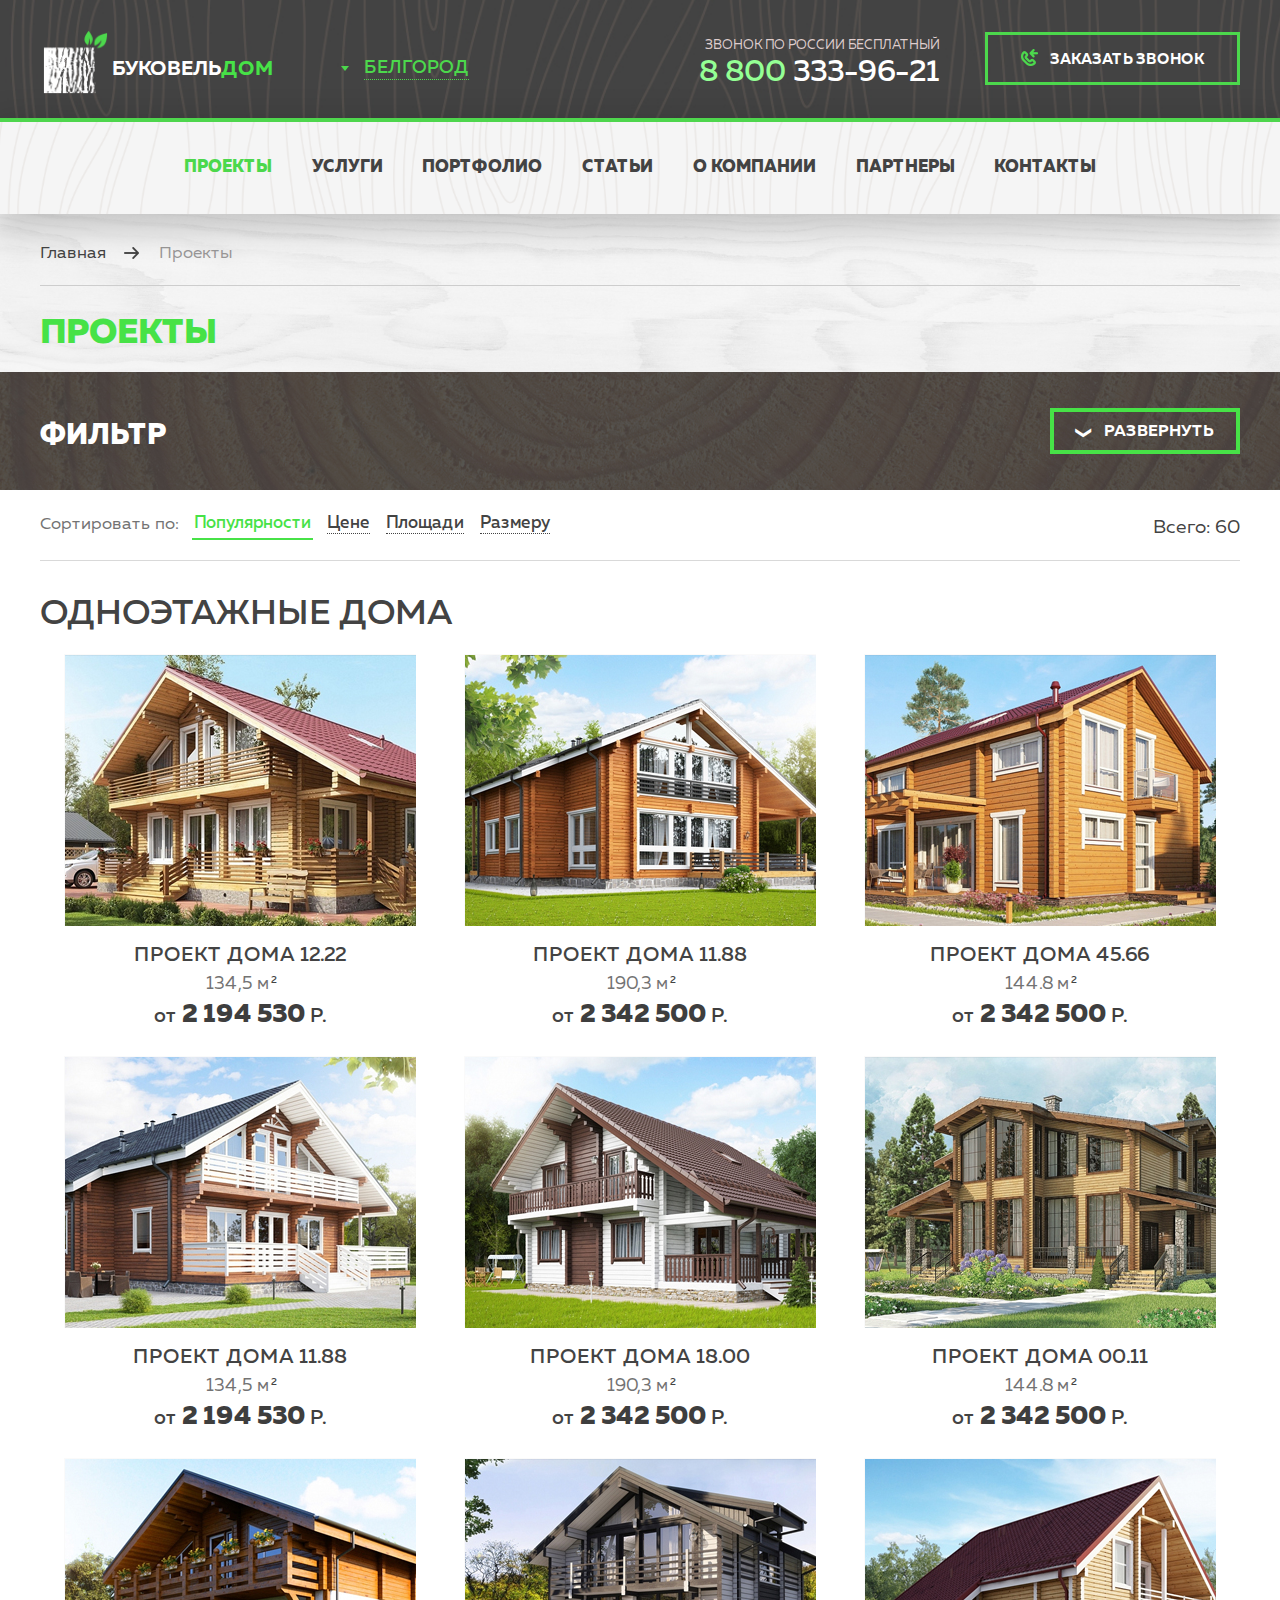
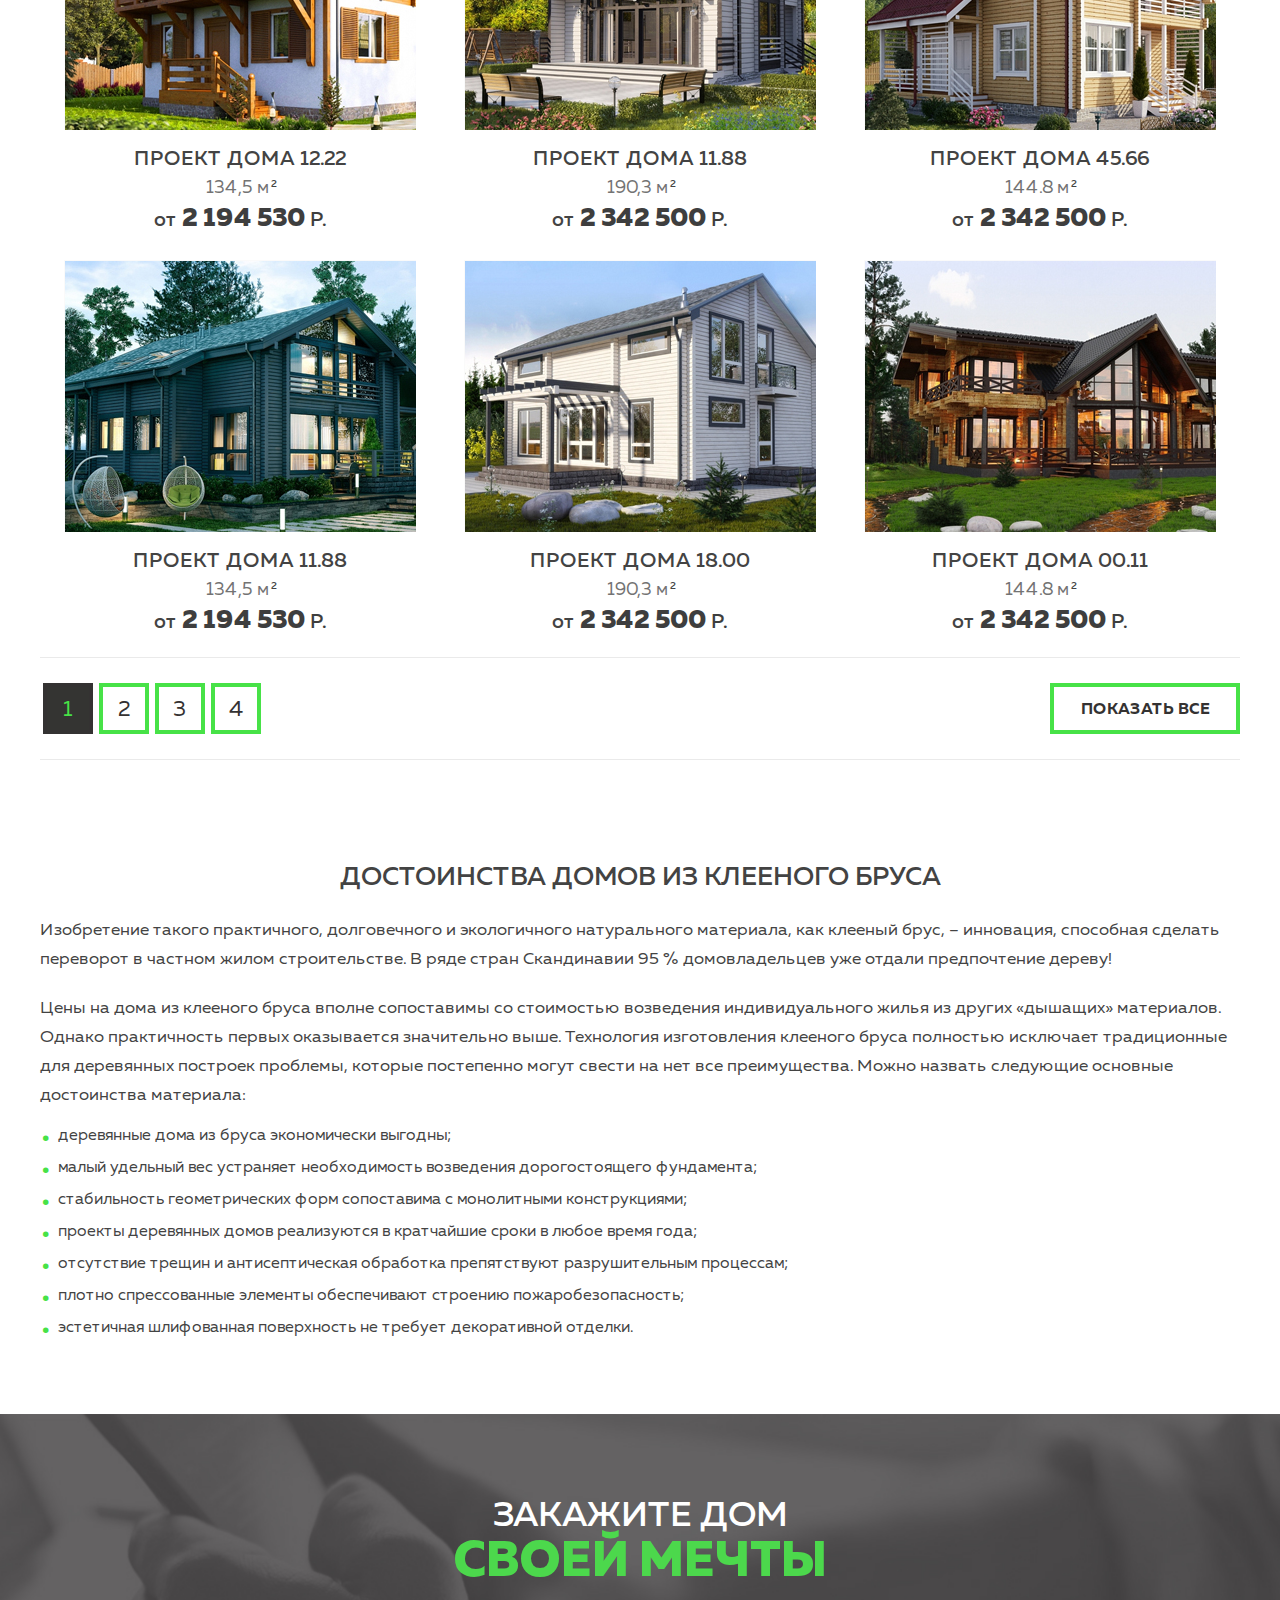
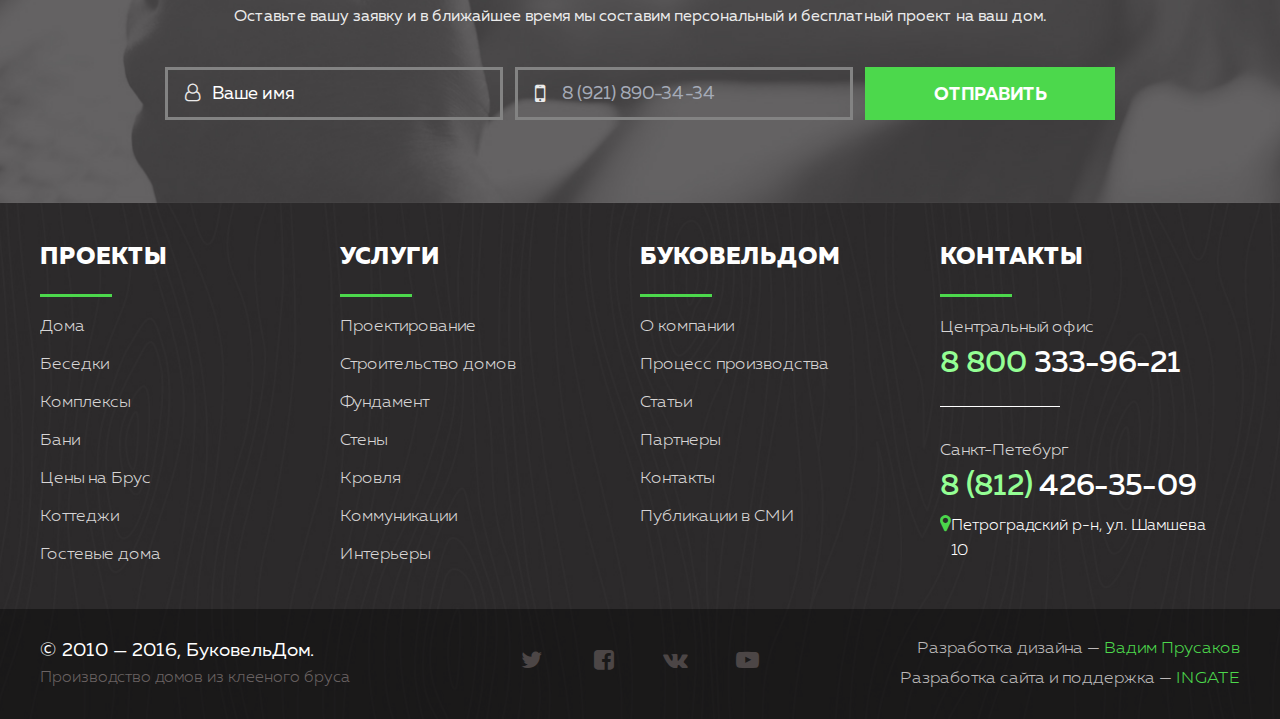
<file: projects.html>
<!DOCTYPE html>

<html lang="ru">

<head>

	<meta charset="utf-8">

	<meta http-equiv="X-UA-Compatible" content="IE=edge" >

	<meta name="viewport" content="width=device-width, initial-scale=1.0">

	<meta name="description" content="">

	<link rel="stylesheet" type="text/css" href="vendors/css/animate.css">
	
	<link rel="stylesheet" type="text/css" href="style.css">

	<link rel="stylesheet" type="text/css" href="font-awesome.css">

	<link rel="stylesheet" type="text/css" href="responsive.css">

	<link rel="stylesheet" type="text/css" href="slick/slick.css">

	<link rel="stylesheet" href="vendors/css/jquery.mCustomScrollbar.css">

	<link rel="stylesheet" href="vendors/css/nouislider.css">

	<link rel="stylesheet" href="vendors/css/nouislider.tooltips.css">

	<link href="vendors/css/select2.css" rel="stylesheet" />

	<script type="text/javascript" src="vendors/js/jquery.js"></script>

	<script type="text/javascript" src="slick/slick.js"></script>

	<script src="vendors/js/nouislider.js"></script>

	<script src="vendors/js/jquery.mCustomScrollbar.concat.min.js"></script>

	<script src="vendors/js/select2.js"></script>


	<script type="text/javascript" src="vendors/js/wow.min.js"></script>
	<script>new WOW().init();</script>


	<link rel="icon" type="image/png" href="favicon/favicon.ico" sizes="16x16">

	
	<title>Title</title>
	

</head>

<body>

<div class="wrapper">


	<!-- Header -->

	<header>

		<!-- <div class="header">
				
			<div class="header-top-row offset-ziro">
				
				<div class="col col-1">

					<div class="main-nav-box">

						<div class="top-row">
						
							<div class="logo-box">
								
								<img src="img/logo.png" alt="">

							</div>

						</div>

						<ul class="main-nav-list">

							<li><a class="main-nav-link" href="#">Проекты</a></li>
							<li><a class="main-nav-link" href="#">Услуги</a></li>
							<li><a class="main-nav-link" href="#">Портфолио</a></li>
							<li><a class="main-nav-link" href="#">Статьи</a></li>
							<li><a class="main-nav-link" href="#">О компании</a></li>
							<li><a class="main-nav-link" href="#">Партнеры</a></li>
							<li><a class="main-nav-link" href="#">Контакты</a></li>

						</ul>

					</div>

				</div>

				<div class="col col-2">
					
					<ul class="soc-icons-list">
						
						<li><a class="soc-icon-link facebook" href="#"><i class="fa fa-facebook-square" aria-hidden="true"></i></a></li>
						<li><a class="soc-icon-link vk" href="#"><i class="fa fa-vk" aria-hidden="true"></i></a></li>
						<li><a class="soc-icon-link instagram" href="#"><i class="fa fa-instagram" aria-hidden="true"></i></a></li>

					</ul>

				</div>

				<div class="col col-3 select-box">
					
					<div class="select-menu">
						
						<select  class="select-1">
							
							<option>Белгород</option>
							<option>Воронеж</option>
							<option>Москва</option>
							<option>Санкт-Петербург</option>
							<option>Курск</option>
							<option>Липецк</option>

						</select>

					</div>

				</div>

				<div class="col col-4 contacts-header">

					<h3>многоканальный телефон</h3>

					<a class="head-tel-link" href="tel:88003339621"><span class="green">8 800</span> 333-96-21</a>

					<button type="button" class="call-back-btn"><i class="call-back-icon"></i>Заказать звонок</button>

				</div>	

			</div>

			<div class="main-nav-sect">
				
				<div class="row offset-ziro">
					
					<div class="col col-1">
						
						<div class="main-nav-logo-box">
							
							<img src="img/logo_main_menu.png" alt="">

						</div>

					</div>

					<div class="col col-2">
						
						<ul class="float-nav">

							<li><a class="nav-link active" href="#">Проекты</a></li>
							<li><a class="nav-link" href="#">Услуги</a></li>
							<li><a class="nav-link" href="#">Портфолио</a></li>
							<li><a class="nav-link" href="#">Статьи</a></li>
							<li><a class="nav-link" href="#">О компании</a></li>
							<li><a class="nav-link" href="#">Партнеры</a></li>
							<li><a class="nav-link" href="#">Контакты</a></li>

						</ul>

					</div>

					<div class="col col-3">
						
						<button class="float-call-back-btn"><i class="float-call-back-icon"></i></button>

					</div>

				</div>

			</div>

		</div> -->


		<div class="header-inner-page">

			<div class="header-inner-top-row offset-ziro">

				<div class="row">

					<div class="col col-1">

						<a href="/" class="logo-box-inner-page">

							<div class="logo-img-inner-page col-1-col">
							
								<img src="img/logo_inner_page.png" alt="">

							</div>

							<div class="logo-col-txt col-1-col">
								
								<h1 class="main-h">Буковель<span class="green-txt">дом</span></h1>

							</div>

						</a>

					</div>

					<div class="col col-2 select-box">
						
						<div class="select-menu">
								
							<select  class="select-1">
								
								<option>Белгород</option>
								<option>Воронеж</option>
								<option>Москва</option>
								<option>Санкт-Петербург</option>
								<option>Курск</option>
								<option>Липецк</option>

							</select>

						</div>

					</div>

					<div class="col col-3 contacts-header">

						<h3>Звонок по России бесплатный</h3>
						
						<a class="head-tel-link" href="tel:88003339621"><span class="green">8 800</span> 333-96-21</a>

					</div>

					<div class="col col-4 contacts-header">

						<button type="button" class="call-back-btn"><i class="call-back-icon"></i>Заказать звонок</button>	

					</div>

				</div>

			</div>

			<div class="inner-page-nav-box">

				<div class="inner-page-nav">

					<ul class="inner-nav">

						<li><a class="nav-link active" href="#">Проекты</a></li>
						<li><a class="nav-link" href="#">Услуги</a></li>
						<li><a class="nav-link" href="#">Портфолио</a></li>
						<li><a class="nav-link" href="#">Статьи</a></li>
						<li><a class="nav-link" href="#">О компании</a></li>
						<li><a class="nav-link" href="#">Партнеры</a></li>
						<li><a class="nav-link" href="#">Контакты</a></li>

					</ul>

				</div>

			</div>

			<div class="main-nav-sect">
				
				<div class="for-desc">

					<div class="row offset-ziro">
					
						<div class="col col-1">
							
							<a href="/" class="main-nav-logo-box">
								
								<img src="img/logo_main_menu.png" alt="">

							</a>

						</div>

						<div class="col col-2">
							
							<ul class="float-nav">

								<li><a class="nav-link active" href="#">Проекты</a></li>
								<li><a class="nav-link" href="#">Услуги</a></li>
								<li><a class="nav-link" href="#">Портфолио</a></li>
								<li><a class="nav-link" href="#">Статьи</a></li>
								<li><a class="nav-link" href="#">О компании</a></li>
								<li><a class="nav-link" href="#">Партнеры</a></li>
								<li><a class="nav-link" href="#">Контакты</a></li>

							</ul>

						</div>

						<div class="col col-3 for-desc-nav-contacts">

							<a class="head-tel-link" href="tel:88003339621"><span class="green">8 800</span> 333-96-21</a>

							<button type="button" class="call-back-btn"><i class="call-back-icon"></i>Заказать звонок</button>

						</div>

					</div>

				</div>

				<div class="for-tab for-tab-nav">

					<div class="for-tab-nav-bg">

						<div class="row offset-ziro">
						
							<div class="col col-1 respmenubtn-box">
								
								<button class="respmenubtn">
									
									<span></span>
									<span></span>
									<span></span>

								</button>

							</div>

							<div class="col col-2">
								
								<a class="resp-logo" href="/">

									<div class="resp-logo-img-box">

										<img src="img/logo_main_menu.png" alt="">

									</div>

									<p>Буковель<span class="green-txt">Дом</span></p>

								</a>

							</div>

							<div class="col col-3 clearfix">
								
								<button class="phone-resp-btn right">
									
									<i class="icon phone-resp-btn-icon"></i>

								</button>

							</div>

						</div>

					</div>

					<div class="tab-navigation">
						
						<ul class="tab-nav">

							<li><a href="#" class="tab-nav-link">Главная</a></li>
							<li><a href="#" class="tab-nav-link">Проекты</a></li>
							<li><a href="#" class="tab-nav-link">Услуги</a></li>
							<li><a href="#" class="tab-nav-link">Портфолио</a></li>
							<li><a href="#" class="tab-nav-link">Статьи</a></li>
							<li><a href="#" class="tab-nav-link">О компании</a></li>
							<li><a href="#" class="tab-nav-link">Партнеры</a></li>
							<li><a href="#" class="tab-nav-link">Контакты</a></li>

						</ul>

						<div class="contact-resp-nav">
							
							<h3>Звонок по России бесплатный</h3>

							<a class="contact-link" href="tel:88003339621"><span class="green">8 800</span> 333-96-21</a>

						</div>

					</div>

				</div>

			</div>

		</div>

								
	</header>

	<!-- /Header -->

		<!-- Content -->
			<div class="content">

				<!--  Popus  -->

				<div class="popup-calback">
					
					<div class="popup-bg"></div>

					<div class="callback-box">

						<div class="close-btn-box">

							<button class="close-popup-btn" type="button"><i class="close-x-icon"></i><span>Закрыть окно</span></button>

						</div>		

						<div class="callback-content">

							<div class="sect-h">
						
								<h3 class="center-txt">заказ</h3>

								<h2 class="center-txt green-txt">звонка</h2>

							</div>

							<p>Оставьте ваши контактные данные, и наши менеджеры свяжутся с вами в ближайшее время, чтобы обсудить все детали.</p>

							<div class="callback-form">

								<form>

									<div class="input-box">
										
										<i class="fa fa-user-o" aria-hidden="true"></i>
										<input type="text" placeholder="Ваше имя">

									</div>

									<div class="input-box">
										
										<i class="fa fa-mobile" aria-hidden="true"></i>
										<input type="tel" placeholder="Ваш телефон">

									</div>

									<div class="input-box btn-box">
										
										<button type="submit"><i class="fa fa-paper-plane-o" aria-hidden="true"></i>Отправить</button>

									</div>

								</form>

							</div>

						</div>

					</div>

				</div>

				<!--  Popup calback Tablet  -->

				<div class="popup-calback-tablet">
					
					<div class="popup-bg"></div>

					<div class="callback-tablet-box">

						<div class="callback-tablet-content">

							<div class="callback-tablet-h">

								<h3>Звонок по России бесплатный</h3>

								<a href="tel:88003339621" class="callback-tablet-tel"><span class="green-txt">8 800</span> 333-96-21</a>

							</div>

							<p>Оставьте вашу заявку и в ближайшее время мы составим персональный и бесплатный проект на ваш дом</p>

							<div class="callback-form">

								<form>

									<div class="input-box">
										
										<i class="fa fa-user-o" aria-hidden="true"></i>
										<input type="text" placeholder="Ваше имя">

									</div>

									<div class="input-box">
										
										<i class="fa fa-mobile" aria-hidden="true"></i>
										<input type="tel" placeholder="Ваш телефон">

									</div>

									<div class="input-box btn-box">
										
										<button type="submit">Отправить</button>

									</div>

								</form>

							</div>

						</div>

					</div>

				</div>

				<!--  /Popup calback Tablet  -->

				<!--  //////////////////////////////  -->

				<div class="popup-video">
					
					<div class="popup-bg"></div>

					<div class="popup-video-box">

						<div class="close-btn-box">

							<button class="close-popup-btn" type="button"><i class="close-x-icon"></i><span>Закрыть окно</span></button>

						</div>

						<div class="video-box" id="video-placeholder">
							
							<!-- <iframe width="560" height="315" src="https://www.youtube.com/embed/Re2hxifRCiY" frameborder="0" allowfullscreen id="video"></iframe> -->

						</div>

					</div>

				</div>

				<!-- /Popus -->



				<section class="inner-page-sect-1 show-main-float-nav-coor">
					
					<div class="row">
						
						<div class="breadcrumbs">
							
							<ul class="breadcrumbs-list">
								
								<li><a class="breadcrumb-link" href="#">Главная</a></li>

								<li><a class="breadcrumb-link" href="#">Проекты</a></li>

							</ul>

						</div>

						<div class="inner-h">
							
							<h2>Проекты</h2>

						</div>

					</div>

				</section>

				<section class="filter-section">
					
					<div class="row filter">
						
						<div class="filter-h-box">

							<h2 class="filter-h">Фильтр</h2>

						</div>

						<div class="filter-box">

							<div class="filters-wrapp">

								<div class="filters-content">

									<form>

										<div class="filter-row">
										
											<div class="col col-1">
												
												<h3>Тип объекта</h3>

											</div>

											<div class="col col-2">
												
												<div class="checkbox-box">

													<input type="checkbox" name="filteritem" id="checkbox1">
													<label for="checkbox1">Одноэтажные дома</label>

												</div>

												<div class="checkbox-box">

													<input type="checkbox" name="filteritem" id="checkbox2">
													<label for="checkbox2">Двухэтажные дома</label>

												</div>

												<div class="checkbox-box">

													<input type="checkbox" name="filteritem" id="checkbox3">
													<label for="checkbox3">Коттеджи</label>

												</div>

												<div class="checkbox-box">

													<input type="checkbox" name="filteritem" id="checkbox4">
													<label for="checkbox4">Шале</label>

												</div>

												<div class="checkbox-box">

													<input type="checkbox" name="filteritem" id="checkbox5">
													<label for="checkbox5">Фахверк</label>

												</div>

												<div class="checkbox-box">

													<input type="checkbox" name="filteritem" id="checkbox6">
													<label for="checkbox6">Хай-тек</label>

												</div>

											</div>

										</div>

										<div class="filter-row">
										
											<div class="col col-1">
												
												<h3>Особенность</h3>

											</div>

											<div class="col col-2">
												
												<div class="checkbox-box">

													<input type="checkbox" name="filteritem" id="checkbox7">
													<label for="checkbox7">С террасой</label>

												</div>

												<div class="checkbox-box">

													<input type="checkbox" name="filteritem" id="checkbox8">
													<label for="checkbox8">С мансардой</label>

												</div>

												<div class="checkbox-box">

													<input type="checkbox" name="filteritem" id="checkbox9">
													<label for="checkbox9">С эркером</label>

												</div>

												<div class="checkbox-box">

													<input type="checkbox" name="filteritem" id="checkbox10">
													<label for="checkbox10">С балконом</label>

												</div>

												<div class="checkbox-box">

													<input type="checkbox" name="filteritem" id="checkbox11">
													<label for="checkbox11">С бассейном</label>

												</div>

												<div class="checkbox-box">

													<input type="checkbox" name="filteritem" id="checkbox12">
													<label for="checkbox12">С гаражом</label>

												</div>

											</div>

										</div>

										<div class="filter-row">
										
											<div class="col col-1">
												
												<h3>Площадь</h3>

											</div>

											<div class="col col-2">
												
												<div class="checkbox-box">

													<input type="checkbox" name="filteritem" id="checkbox13">
													<label for="checkbox13">До 200 кв.м.</label>

												</div>

												<div class="checkbox-box">

													<input type="checkbox" name="filteritem" id="checkbox14">
													<label for="checkbox14">Более 200 кв.м.</label>

												</div>

											</div>

										</div>

										<div class="filter-row">
										
											<div class="col col-1">
												
												<h3>Цена</h3>

											</div>

											<div class="col col-2 with-price-slider">
												
												<div class="price-slider-box">

													<div id="slider"></div>

													<div class="ranges-box clearfix">

														<div class="range-input"><p>от</p><input type="text" class="range-1"></div>

														<div class="range-input"><p>до</p><input type="text" class="range-2"></div>

													</div>

												</div>

												<div class="price-sorts">
													
													<div class="checkbox-box">

														<input type="checkbox" name="filteritem" id="checkbox15">
														<label for="checkbox15">Все</label>

													</div>

													<div class="checkbox-box">

														<input type="checkbox" name="filteritem" id="checkbox16">
														<label for="checkbox16">Недорогие</label>

													</div>

													<div class="checkbox-box">

														<input type="checkbox" name="filteritem" id="checkbox17">
														<label for="checkbox17">Элитные</label>

													</div>

												</div>

											</div>

										</div>

										<div class="filter-row">
										
											<div class="col col-1">
												
												<h3>Количество комнат</h3>

											</div>

											<div class="col col-2">
												
												<div class="radio-box">

													<input type="radio" name="filterradio1" id="for1">
													<label for="for1">2</label>

												</div>

												<div class="radio-box">

													<input type="radio" name="filterradio1" id="for2">
													<label for="for2">3</label>

												</div>

												<div class="radio-box">

													<input type="radio" name="filterradio1" id="for3">
													<label for="for3">4</label>

												</div>

												<div class="radio-box">

													<input type="radio" name="filterradio1" id="for5">
													<label for="for5">5+</label>

												</div>

											</div>

										</div>

										<div class="filter-row">
										
											<div class="col col-1">
												
												<h3>Количество комнат</h3>

											</div>

											<div class="col col-2">

												<div class="radio-box">

													<input type="radio" name="filterradio2" id="for6">
													<label for="for6">1</label>

												</div>
												
												<div class="radio-box">

													<input type="radio" name="filterradio2" id="for7">
													<label for="for7">2</label>

												</div>

												<div class="radio-box">

													<input type="radio" name="filterradio2" id="for8">
													<label for="for8">3</label>

												</div>

											</div>

										</div>

										<div class="filter-button">
										
											<button type="button" class="filter-btn">Подобрать</button>

											<button type="button" class="reset-filter-btn">сбросить</button>

										</div>

									</form>

								</div>

							</div>

							<div class="show-hide-button">

								<button type="button" class="show-hide-filter-btn"><i class="icon-chewron-up" aria-hidden="true"></i><span class="filtershow-btn-txt">Развернуть</span></button>

							</div>

						</div>

					</div>

				</section>

				<section class="sortable-thumbnails-sect">
					
					<div class="row">

						<div class="sortable-header offset-ziro">
						
							<div class="sortable-links">
								
								<h3>Сортировать по:</h3>

								<ul class="sortable-links-list">

									<li><a class="sortable-link active" href="#">Популярности</a></li>
									<li><a class="sortable-link" href="#">Цене</a></li>
									<li><a class="sortable-link" href="#">Площади</a></li>
									<li><a class="sortable-link" href="#">Размеру</a></li>

								</ul>

							</div>

							<div class="count-sort">
								
								<p>Всего: 60</p>

							</div>

						</div>

						<div class="sortable-thumbnails">
							
							<h2>Одноэтажные дома</h2>

							<div class="thumbnails-projects catalog offset-ziro visible-important offset-ziro">
							
								<div class="thumbnail-box">
									
									<div class="thumbnail">
										
										<div class="photo-box">

											<div class="photo">

												<img src="projects/photo_1.jpg" alt="">

											</div>

											<div class="mask">
												
												<a class="more-link"><i class="cube-icon"></i>Подробнее о проекте</a>

											</div>

										</div>

										<div class="thumbnail-txt">

											<p class="p-1">Проект дома 12.22</p>

											<p class="p-2">134,5 м<span class="sq">2</span></p>

											<p class="p-3 bold-txt">от <span>2 194 530</span> <span class="rub">р.</span></p>

										</div>

									</div>

								</div>

								<div class="thumbnail-box">
									
									<div class="thumbnail">
										
										<div class="photo-box">

											<div class="photo">

												<img src="projects/photo_2.jpg" alt="">

											</div>

											<div class="mask">
												
												<a class="more-link"><i class="cube-icon"></i>Подробнее о проекте</a>

											</div>

										</div>

										<div class="thumbnail-txt">

											<p class="p-1">Проект дома 11.88</p>

											<p class="p-2">190,3 м<span class="sq">2</span></p>

											<p class="p-3 bold-txt">от <span>2 342 500</span> <span class="rub">р.</span></p>

										</div>

									</div>

								</div>	

								<div class="thumbnail-box">
									
									<div class="thumbnail">
										
										<div class="photo-box">

											<div class="photo">

												<img src="projects/photo_3.jpg" alt="">

											</div>

											<div class="mask">
												
												<a class="more-link"><i class="cube-icon"></i>Подробнее о проекте</a>

											</div>

										</div>

										<div class="thumbnail-txt">

											<p class="p-1">Проект дома 45.66</p>

											<p class="p-2">144.8 м<span class="sq">2</span></p>

											<p class="p-3 bold-txt">от <span>2 342 500</span> <span class="rub">р.</span></p>

										</div>

									</div>

								</div>	

								<div class="thumbnail-box">
									
									<div class="thumbnail">
										
										<div class="photo-box">

											<div class="photo">

												<img src="projects/photo_4.jpg" alt="">

											</div>

											<div class="mask">
												
												<a class="more-link"><i class="cube-icon"></i>Подробнее о проекте</a>

											</div>

										</div>

										<div class="thumbnail-txt">

											<p class="p-1">Проект дома 11.88</p>

											<p class="p-2">134,5 м<span class="sq">2</span></p>

											<p class="p-3 bold-txt">от <span>2 194 530</span> <span class="rub">р.</span></p>

										</div>

									</div>

								</div>	

								<div class="thumbnail-box">
									
									<div class="thumbnail">
										
										<div class="photo-box">

											<div class="photo">

												<img src="projects/photo_5.jpg" alt="">

											</div>

											<div class="mask">
												
												<a class="more-link"><i class="cube-icon"></i>Подробнее о проекте</a>

											</div>

										</div>

										<div class="thumbnail-txt">

											<p class="p-1">Проект дома 18.00</p>

											<p class="p-2">190,3 м<span class="sq">2</span></p>

											<p class="p-3 bold-txt">от <span>2 342 500</span> <span class="rub">р.</span></p>

										</div>

									</div>

								</div>	

								<div class="thumbnail-box">
									
									<div class="thumbnail">
										
										<div class="photo-box">

											<div class="photo">

												<img src="projects/photo_6.jpg" alt="">

											</div>

											<div class="mask">
												
												<a class="more-link"><i class="cube-icon"></i>Подробнее о проекте</a>

											</div>

										</div>

										<div class="thumbnail-txt">

											<p class="p-1">Проект дома 00.11</p>

											<p class="p-2">144.8 м<span class="sq">2</span></p>

											<p class="p-3 bold-txt">от <span>2 342 500</span> <span class="rub">р.</span></p>

										</div>

									</div>

								</div>

								<div class="thumbnail-box">
									
									<div class="thumbnail">
										
										<div class="photo-box">

											<div class="photo">

												<img src="projects/photo_7.jpg" alt="">

											</div>

											<div class="mask">
												
												<a class="more-link"><i class="cube-icon"></i>Подробнее о проекте</a>

											</div>

										</div>

										<div class="thumbnail-txt">

											<p class="p-1">Проект дома 12.22</p>

											<p class="p-2">134,5 м<span class="sq">2</span></p>

											<p class="p-3 bold-txt">от <span>2 194 530</span> <span class="rub">р.</span></p>

										</div>

									</div>

								</div>

								<div class="thumbnail-box">
									
									<div class="thumbnail">
										
										<div class="photo-box">

											<div class="photo">

												<img src="projects/photo_8.jpg" alt="">

											</div>

											<div class="mask">
												
												<a class="more-link"><i class="cube-icon"></i>Подробнее о проекте</a>

											</div>

										</div>

										<div class="thumbnail-txt">

											<p class="p-1">Проект дома 11.88</p>

											<p class="p-2">190,3 м<span class="sq">2</span></p>

											<p class="p-3 bold-txt">от <span>2 342 500</span> <span class="rub">р.</span></p>

										</div>

									</div>

								</div>	

								<div class="thumbnail-box">
									
									<div class="thumbnail">
										
										<div class="photo-box">

											<div class="photo">

												<img src="projects/photo_9.jpg" alt="">

											</div>

											<div class="mask">
												
												<a class="more-link"><i class="cube-icon"></i>Подробнее о проекте</a>

											</div>

										</div>

										<div class="thumbnail-txt">

											<p class="p-1">Проект дома 45.66</p>

											<p class="p-2">144.8 м<span class="sq">2</span></p>

											<p class="p-3 bold-txt">от <span>2 342 500</span> <span class="rub">р.</span></p>

										</div>

									</div>

								</div>	

								<div class="thumbnail-box">
									
									<div class="thumbnail">
										
										<div class="photo-box">

											<div class="photo">

												<img src="projects/photo_10.jpg" alt="">

											</div>

											<div class="mask">
												
												<a class="more-link"><i class="cube-icon"></i>Подробнее о проекте</a>

											</div>

										</div>

										<div class="thumbnail-txt">

											<p class="p-1">Проект дома 11.88</p>

											<p class="p-2">134,5 м<span class="sq">2</span></p>

											<p class="p-3 bold-txt">от <span>2 194 530</span> <span class="rub">р.</span></p>

										</div>

									</div>

								</div>	

								<div class="thumbnail-box">
									
									<div class="thumbnail">
										
										<div class="photo-box">

											<div class="photo">

												<img src="projects/photo_11.jpg" alt="">

											</div>

											<div class="mask">
												
												<a class="more-link"><i class="cube-icon"></i>Подробнее о проекте</a>

											</div>

										</div>

										<div class="thumbnail-txt">

											<p class="p-1">Проект дома 18.00</p>

											<p class="p-2">190,3 м<span class="sq">2</span></p>

											<p class="p-3 bold-txt">от <span>2 342 500</span> <span class="rub">р.</span></p>

										</div>

									</div>

								</div>	

								<div class="thumbnail-box">
									
									<div class="thumbnail">
										
										<div class="photo-box">

											<div class="photo">

												<img src="projects/photo_12.jpg" alt="">

											</div>

											<div class="mask">
												
												<a class="more-link"><i class="cube-icon"></i>Подробнее о проекте</a>

											</div>

										</div>

										<div class="thumbnail-txt">

											<p class="p-1">Проект дома 00.11</p>

											<p class="p-2">144.8 м<span class="sq">2</span></p>

											<p class="p-3 bold-txt">от <span>2 342 500</span> <span class="rub">р.</span></p>

										</div>

									</div>

								</div>	

							</div>

							<div class="pagination-box offset-ziro">
								
								<div class="pagination col col-1">
									
									<ul class="pagination-list">
										
										<li><a href="#" class="pagination-link active">1</a></li>
										<li><a href="#" class="pagination-link">2</a></li>
										<li><a href="#" class="pagination-link">3</a></li>
										<li><a href="#" class="pagination-link">4</a></li>

									</ul>

								</div>

								<div class="col col-2 clearfix">
									
									<button type="button" class="show-all-btn right">показать всe</button>

								</div>

							</div>

						</div>

					</div>

				</section>

				<section>
					
					<div class="row">
						
						<h3 class="center-txt">Достоинства домов из клееного бруса</h3>

						<p class="font-17 offset-20">Изобретение такого практичного, долговечного и экологичного натурального материала, как клееный брус, – инновация, способная сделать переворот в частном жилом строительстве. В ряде стран Скандинавии 95 % домовладельцев уже отдали предпочтение дереву!</p>

						<p class="font-17 offset-20">Цены на дома из клееного бруса вполне сопоставимы со стоимостью возведения индивидуального жилья из других «дышащих» материалов. Однако практичность первых оказывается значительно выше. Технология изготовления клееного бруса полностью исключает традиционные для деревянных построек проблемы, которые постепенно могут свести на нет все преимущества. Можно назвать следующие основные достоинства материала:</p>

						<ul class="with-mark">
							
							<li>деревянные дома из бруса экономически выгодны;</li>
							<li>малый удельный вес устраняет необходимость возведения дорогостоящего фундамента;</li>
							<li>стабильность геометрических форм сопоставима с монолитными конструкциями;</li>
							<li>проекты деревянных домов реализуются в кратчайшие сроки в любое время года;</li>
							<li>отсутствие трещин и антисептическая обработка препятствуют разрушительным процессам;</li>
							<li>плотно спрессованные элементы обеспечивают строению пожаробезопасность;</li>
							<li>эстетичная шлифованная поверхность не требует декоративной отделки.</li>

						</ul>

					</div>

				</section>


				<section class="sect-10">
					
					<div class="row sect_10_block">
						
						<div class="sect-h">
							
							<h3 class="white-txt">Закажите дом</h3>
							<h2>Своей мечты</h2>

						</div>

						<p class="center-txt font-16">Оставьте вашу заявку и в ближайшее время мы составим персональный и бесплатный проект на ваш дом.</p>

						<div class="send-order-form-box offset-ziro">
							
							<form>
								
								<div class="col col-1">

									<div class="input-box input-trasparent">
									
										<i class="fa fa-user-o" aria-hidden="true"></i>
										<input type="text" placeholder="Ваше имя">

									</div>

								</div>

								<div class="col col-2">

									<div class="input-box input-mob">

										<i class="fa fa-mobile" aria-hidden="true"></i>
										<input type="tel" placeholder="8 (921) 890-34-34">

									</div>

								</div>

								<div class="col col-3">

									<div class="input-btn-box">
										
										<input type="button" value="отправить" class="input-btn-submit">

									</div>

								</div>

							</form>

						</div>

					</div>

				</section>

			</div>
		<!-- /Content -->

		<!-- Footer -->

				<footer>
			
			<div class="footer">
					
					<div class="footer-row-1 four-cols offset-ziro">

						<div class="row">
							
							<div class="col col-1">
								
								<h2 class="slide-btn" id="slide_block_3" >Проекты</h2><i class="fa fa-sort-asc" aria-hidden="true"></i>

								<div class="slide-block-wrapp" id="drop_slide_block_3">

									<div class="slide-block accordion-dropdown">

										<ul class="seo-text">								

											<li><a class="footer-link" href="#">Дома</a></li>
											<li><a class="footer-link" href="#">Беседки</a></li>
											<li><a class="footer-link" href="#">Комплексы</a></li>
											<li><a class="footer-link" href="#">Бани</a></li>
											<li><a class="footer-link" href="#">Цены на Брус</a></li>
											<li><a class="footer-link" href="#">Коттеджи</a></li>
											<li><a class="footer-link" href="#">Гостевые дома</a></li>

										</ul>

									</div>

								</div>

							</div>

							<div class="col col-2">
								
								<h2 class="slide-btn" id="slide_block_4">Услуги</h2><i class="fa fa-sort-asc" aria-hidden="true"></i>

								<div class="slide-block-wrapp" id="drop_slide_block_4">

									<div class="slide-block accordion-dropdown">

										<ul class="seo-text">

											<li><a class="footer-link" href="#">Проектирование</a></li>
											<li><a class="footer-link" href="#">Строительство домов</a></li>
											<li><a class="footer-link" href="#">Фундамент</a></li>
											<li><a class="footer-link" href="#">Стены</a></li>
											<li><a class="footer-link" href="#">Кровля</a></li>
											<li><a class="footer-link" href="#">Коммуникации</a></li>
											<li><a class="footer-link" href="#">Интерьеры</a></li>

										</ul>

									</div>

								</div>

							</div>

							<div class="col col-3">
								
								<h2 class="slide-btn" id="slide_block_5">Буковельдом</h2><i class="fa fa-sort-asc" aria-hidden="true"></i>

								<div class="slide-block-wrapp" id="drop_slide_block_5">

									<div class="slide-block accordion-dropdown">

										<ul class="seo-text">

											<li><a class="footer-link" href="#">О компании</a></li>
											<li><a class="footer-link" href="#">Процесс производства</a></li>
											<li><a class="footer-link" href="#">Статьи</a></li>
											<li><a class="footer-link" href="#">Партнеры</a></li>
											<li><a class="footer-link" href="#">Контакты</a></li>
											<li><a class="footer-link" href="#">Публикации в СМИ</a></li>
										
										</ul>

									</div>

								</div>

							</div>

							<div class="col col-4">
								
									<h2 class="slide-btn" id="slide_block_6">Контакты</h2><i class="fa fa-sort-asc" aria-hidden="true"></i>

									<div class="slide-block-wrapp" id="drop_slide_block_6">

										<div class="slide-block accordion-dropdown">

											<div class="contant-box">
												
												<h4>Центральный офис</h4>

												<a href="tel:88003339621" class="tel-link"><span class="green">8 800</span> 333-96-21</a>

												<a class="mail-link" href="mailto:office@bukoveldom.ru">office@bukoveldom.ru</a>

											</div>

											<div class="contant-box">
												
												<h4>Санкт-Петебург</h4>

												<a href="tel:88124263509" class="tel-link"><span class="green">8 (812)</span> 426-35-09</a>

												<p class="map-p"><i class="fa fa-map-marker" aria-hidden="true"></i>Петроградский р-н, ул. Шамшева 10</p>


											</div>

										</div>

									</div>

							</div>

						</div>

					</div>

					<div class="footer-row-bottom offset-ziro">

						<div class="row">
							
							<div class="col col-1">

								<ul class="soc-link-list for-resp-tab">
									
									<li><a class="soc-link" href="#"><i class="fa fa-twitter" aria-hidden="true"></i></a></li>
									<li><a class="soc-link" href="#"><i class="fa fa-facebook-square" aria-hidden="true"></i></a></li>
									<li><a class="soc-link" href="#"><i class="fa fa-vk" aria-hidden="true"></i></a></li>
									<li><a class="soc-link" href="#"><i class="fa fa-youtube-play" aria-hidden="true"></i></a></li>

								</ul>
								
								<p>&copy; 2010  —  2016, БуковельДом.</p>

								<p class="grey">Производство домов из клееного бруса</p>

							</div>

							<div class="col col-2">
								
								<ul class="soc-link-list">
									
									<li><a class="soc-link" href="#"><i class="fa fa-twitter" aria-hidden="true"></i></a></li>
									<li><a class="soc-link" href="#"><i class="fa fa-facebook-square" aria-hidden="true"></i></a></li>
									<li><a class="soc-link" href="#"><i class="fa fa-vk" aria-hidden="true"></i></a></li>
									<li><a class="soc-link" href="#"><i class="fa fa-youtube-play" aria-hidden="true"></i></a></li>

								</ul>

							</div>

							<div class="col col-3 corp-box">

								<p>Разработка дизайна  —  <a class="green" href="#">Вадим Прусаков</a></p>

								<p>Разработка сайта и поддержка  —  <a class="green" href="#">INGATE</a></p>

							</div>

						</div>

					</div>

			</div>

		</footer>

		<!-- /Footer -->

		<script src="js/scripts.js"></script>

		<script>

			(function($){

				$(window).on("load",function(){
					
					$(".tab-navigation").mCustomScrollbar();

				    $(".callback-tablet-box").mCustomScrollbar();

				    $(".sidebar-with-scroll").mCustomScrollbar();

				    $(".credit-box").mCustomScrollbar();

				});

			})(jQuery);

			// --------------------------------------------

			// $(".slider_1").slick({
			// 	dots: true,
			// 	arrows: false,
			// 	speed: 900,
			// 	autoplaySpeed: 7000,
			// 	fade: true,
			// 	slidesToShow: 1			
			// });


			// $('.slider_1').on('afterChange', function(event, slick, currentSlide, nextSlide){

			//   $(".slide-info.change-content").html( $(".slick-slide:eq("+ currentSlide +") .slide-info").html() ) ;

			// });

			// --------------------------------------------

			// $(".slider_2").slick({
			// 	dots: true,
			// 	arrows: true,
			// 	speed: 900,
			// 	autoplaySpeed: 7000,
			// 	slidesToShow: 2			
			// });

			// --------------------------------------------
			
			$("select").select2();


			// --------------------------------------------


			var sliderPrice = document.getElementById("slider");

			var minRange = 0;

			var maxRange = 9000000;

			var offsetLeftRangeLeft;

			var offsetLeftRangeRight;

			noUiSlider.create(sliderPrice, {
				start: [894580, 5831600],
				connect: true,
				tooltips: true,
				step: 1,
				range: {
					'min': minRange,
					'max': maxRange
				}

			});

			sliderPrice.noUiSlider.on('update', function( values, handle ) {

				$(".noUi-tooltip:eq(0)").text( parseInt( $(".noUi-tooltip:eq(0)").text() ) );

				$(".noUi-tooltip:eq(1)").text( parseInt( $(".noUi-tooltip:eq(1)").text() ) );

				$(".range-1").val( parseInt( values[0] ) );

				$(".range-2").val( parseInt( values[1] ) );

			});


			$(".range-1").keyup(function() {

				if ( /[0-9.]/.test( $(".range-1").val() ) == true && 
					$(".range-1").val() < parseInt( $(".noUi-tooltip:eq("+ 1 +")").text() ) && 
				 	$(".range-1").val() <= maxRange ) {

					console.log( /[0-9.]/.test( $(".range-1").val() ) );

					noUiconnectPosition();

					$(".noUi-tooltip:eq("+ 0 +")").text( $(".range-1").val() );

					$(".noUi-origin:eq("+ 0 +")").animate({"left" : offsetLeftRangeLeft + "%"}, 300);

				}

			});

			$(".range-2").keyup(function() {

				if ( /[0-9.]/.test( $(".range-2").val() ) == true && 
					$(".range-2").val() > parseInt( $(".noUi-tooltip:eq("+ 0 +")").text() ) && 
				 	$(".range-2").val() <= maxRange ) {

					noUiconnectPosition();

					$(".noUi-tooltip:eq("+ 1 +")").text( $(".range-2").val() );

					$(".noUi-origin:eq("+ 1 +")").animate({"left" : offsetLeftRangeRight + "%"}, 300);

				}

			});

			function noUiconnectPosition() {

				offsetLeftRangeLeft = parseInt( $(".range-1").val() ) / ( maxRange / 100 );

				offsetLeftRangeRight = parseInt( $(".range-2").val() ) / ( maxRange / 100 );

				$(".noUi-connect").animate({
											"left" : offsetLeftRangeLeft + "%",
											"right" : ( 100 - offsetLeftRangeRight ) + "%"
										}, 300);

			}

			// --------------------------------------------


		</script>
	
	</div>

</body>
</html>
</file>
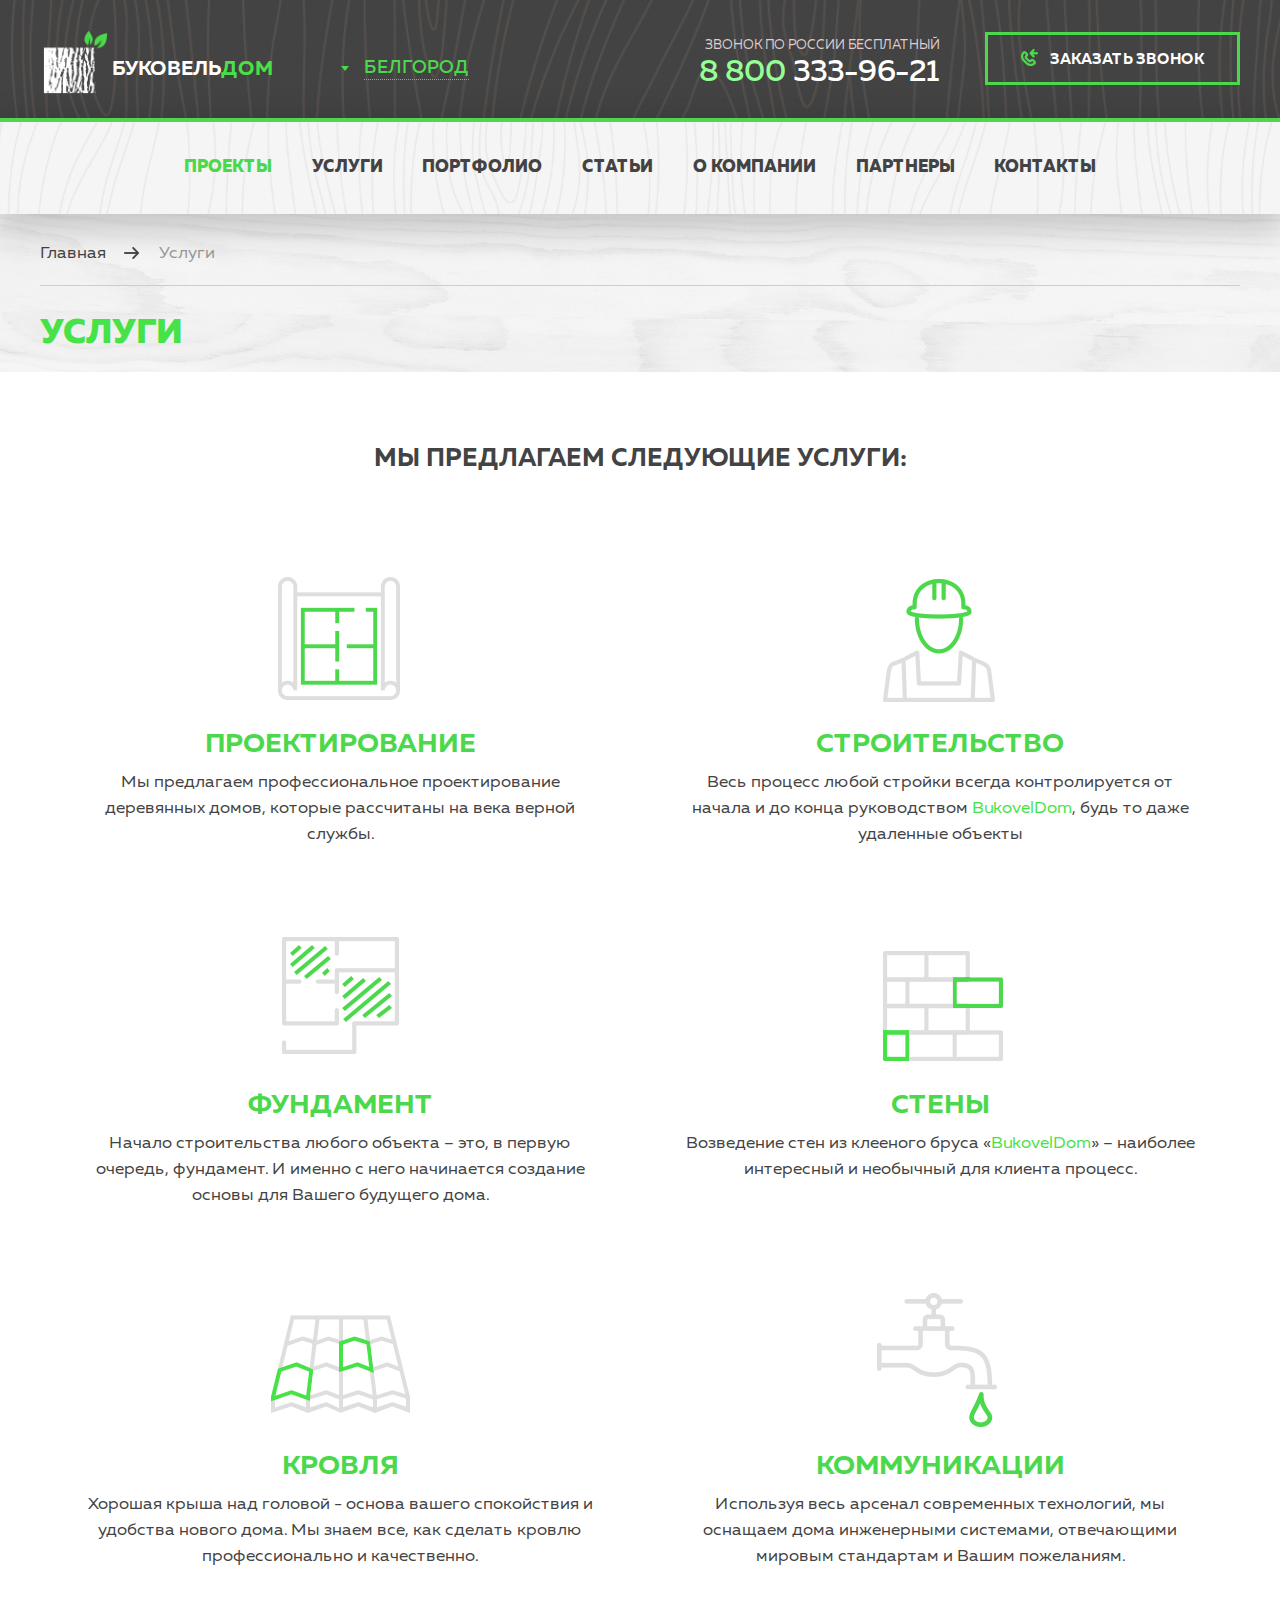
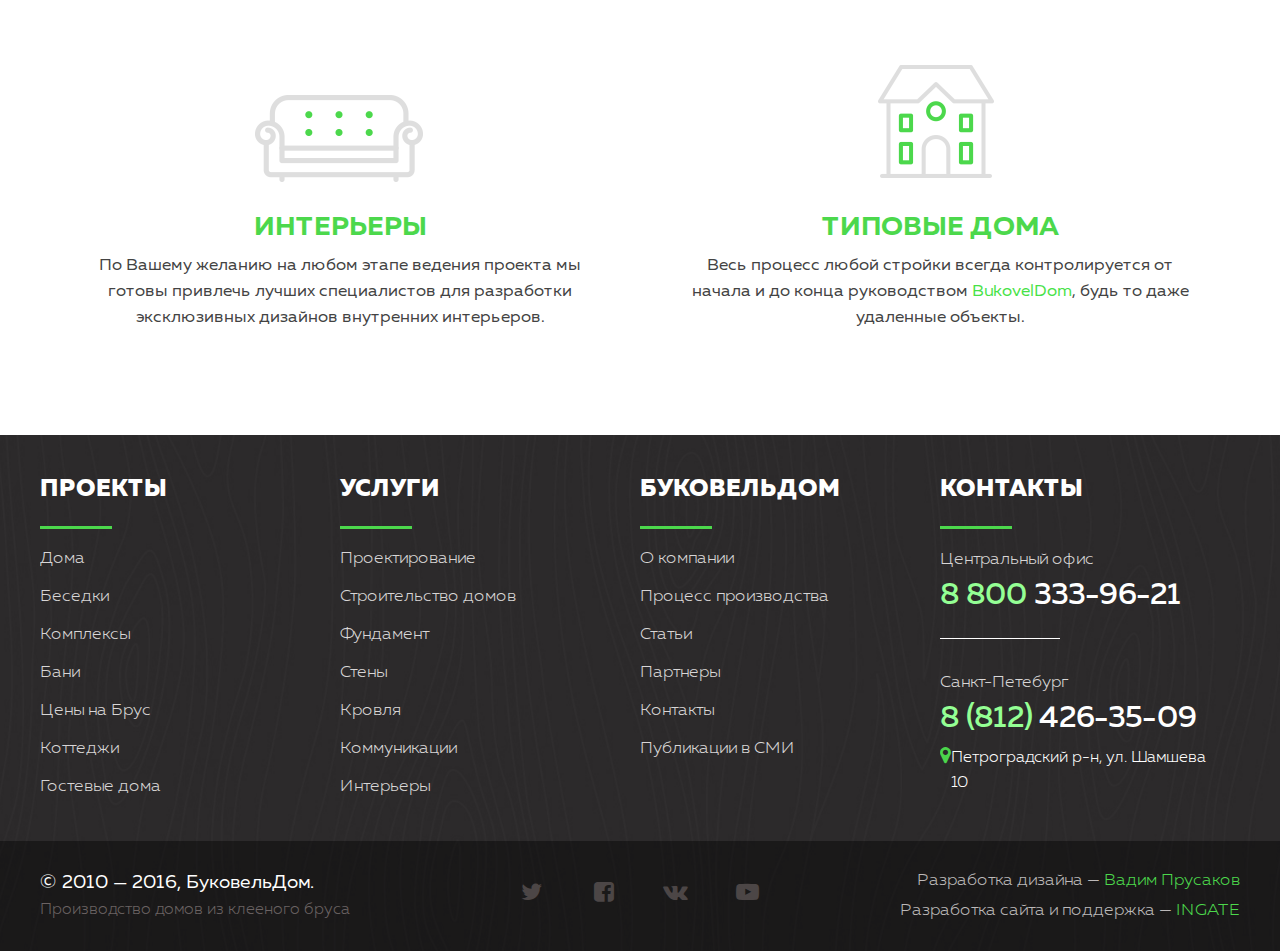
<file: services.html>
<!DOCTYPE html>

<html lang="ru">

<head>

	<meta charset="utf-8">

	<meta http-equiv="X-UA-Compatible" content="IE=edge" >

	<meta name="viewport" content="width=device-width, initial-scale=1.0">

	<meta name="description" content="">

	<link rel="stylesheet" type="text/css" href="vendors/css/animate.css">
	
	<link rel="stylesheet" type="text/css" href="style.css">

	<link rel="stylesheet" type="text/css" href="font-awesome.css">

	<link rel="stylesheet" type="text/css" href="responsive.css">

	<link rel="stylesheet" type="text/css" href="slick/slick.css">

	<link rel="stylesheet" href="vendors/css/jquery.mCustomScrollbar.css">

	<link rel="stylesheet" href="vendors/css/nouislider.css">

	<link rel="stylesheet" href="vendors/css/nouislider.tooltips.css">

	<link href="vendors/css/select2.css" rel="stylesheet" />

	<script type="text/javascript" src="vendors/js/jquery.js"></script>

	<script type="text/javascript" src="slick/slick.js"></script>

	<script src="vendors/js/nouislider.js"></script>

	<script src="vendors/js/jquery.mCustomScrollbar.concat.min.js"></script>

	<script src="vendors/js/select2.js"></script>


	<script type="text/javascript" src="vendors/js/wow.min.js"></script>
	<script>new WOW().init();</script>


	<link rel="icon" type="image/png" href="favicon/favicon.ico" sizes="16x16">

	
	<title>Title</title>
	

</head>

<body>

<div class="wrapper">


	<!-- Header -->

	<header>

		<!-- <div class="header">
				
			<div class="header-top-row offset-ziro">
				
				<div class="col col-1">

					<div class="main-nav-box">

						<div class="top-row">
						
							<div class="logo-box">
								
								<img src="img/logo.png" alt="">

							</div>

						</div>

						<ul class="main-nav-list">

							<li><a class="main-nav-link" href="#">Проекты</a></li>
							<li><a class="main-nav-link" href="#">Услуги</a></li>
							<li><a class="main-nav-link" href="#">Портфолио</a></li>
							<li><a class="main-nav-link" href="#">Статьи</a></li>
							<li><a class="main-nav-link" href="#">О компании</a></li>
							<li><a class="main-nav-link" href="#">Партнеры</a></li>
							<li><a class="main-nav-link" href="#">Контакты</a></li>

						</ul>

					</div>

				</div>

				<div class="col col-2">
					
					<ul class="soc-icons-list">
						
						<li><a class="soc-icon-link facebook" href="#"><i class="fa fa-facebook-square" aria-hidden="true"></i></a></li>
						<li><a class="soc-icon-link vk" href="#"><i class="fa fa-vk" aria-hidden="true"></i></a></li>
						<li><a class="soc-icon-link instagram" href="#"><i class="fa fa-instagram" aria-hidden="true"></i></a></li>

					</ul>

				</div>

				<div class="col col-3 select-box">
					
					<div class="select-menu">
						
						<select  class="select-1">
							
							<option>Белгород</option>
							<option>Воронеж</option>
							<option>Москва</option>
							<option>Санкт-Петербург</option>
							<option>Курск</option>
							<option>Липецк</option>

						</select>

					</div>

				</div>

				<div class="col col-4 contacts-header">

					<h3>многоканальный телефон</h3>

					<a class="head-tel-link" href="tel:88003339621"><span class="green">8 800</span> 333-96-21</a>

					<button type="button" class="call-back-btn"><i class="call-back-icon"></i>Заказать звонок</button>

				</div>	

			</div>

			<div class="main-nav-sect">
				
				<div class="row offset-ziro">
					
					<div class="col col-1">
						
						<div class="main-nav-logo-box">
							
							<img src="img/logo_main_menu.png" alt="">

						</div>

					</div>

					<div class="col col-2">
						
						<ul class="float-nav">

							<li><a class="nav-link active" href="#">Проекты</a></li>
							<li><a class="nav-link" href="#">Услуги</a></li>
							<li><a class="nav-link" href="#">Портфолио</a></li>
							<li><a class="nav-link" href="#">Статьи</a></li>
							<li><a class="nav-link" href="#">О компании</a></li>
							<li><a class="nav-link" href="#">Партнеры</a></li>
							<li><a class="nav-link" href="#">Контакты</a></li>

						</ul>

					</div>

					<div class="col col-3">
						
						<button class="float-call-back-btn"><i class="float-call-back-icon"></i></button>

					</div>

				</div>

			</div>

		</div> -->


		<div class="header-inner-page">

			<div class="header-inner-top-row offset-ziro">

				<div class="row">

					<div class="col col-1">

						<a href="/" class="logo-box-inner-page">

							<div class="logo-img-inner-page col-1-col">
							
								<img src="img/logo_inner_page.png" alt="">

							</div>

							<div class="logo-col-txt col-1-col">
								
								<h1 class="main-h">Буковель<span class="green-txt">дом</span></h1>

							</div>

						</a>

					</div>

					<div class="col col-2 select-box">
						
						<div class="select-menu">
								
							<select  class="select-1">
								
								<option>Белгород</option>
								<option>Воронеж</option>
								<option>Москва</option>
								<option>Санкт-Петербург</option>
								<option>Курск</option>
								<option>Липецк</option>

							</select>

						</div>

					</div>

					<div class="col col-3 contacts-header">

						<h3>Звонок по России бесплатный</h3>
						
						<a class="head-tel-link" href="tel:88003339621"><span class="green">8 800</span> 333-96-21</a>

					</div>

					<div class="col col-4 contacts-header">

						<button type="button" class="call-back-btn"><i class="call-back-icon"></i>Заказать звонок</button>	

					</div>

				</div>

			</div>

			<div class="inner-page-nav-box">

				<div class="inner-page-nav">

					<ul class="inner-nav">

						<li><a class="nav-link active" href="#">Проекты</a></li>
						<li><a class="nav-link" href="#">Услуги</a></li>
						<li><a class="nav-link" href="#">Портфолио</a></li>
						<li><a class="nav-link" href="#">Статьи</a></li>
						<li><a class="nav-link" href="#">О компании</a></li>
						<li><a class="nav-link" href="#">Партнеры</a></li>
						<li><a class="nav-link" href="#">Контакты</a></li>

					</ul>

				</div>

			</div>

			<div class="main-nav-sect">
				
				<div class="for-desc">

					<div class="row offset-ziro">
					
						<div class="col col-1">
							
							<a href="/" class="main-nav-logo-box">
								
								<img src="img/logo_main_menu.png" alt="">

							</a>

						</div>

						<div class="col col-2">
							
							<ul class="float-nav">

								<li><a class="nav-link active" href="#">Проекты</a></li>
								<li><a class="nav-link" href="#">Услуги</a></li>
								<li><a class="nav-link" href="#">Портфолио</a></li>
								<li><a class="nav-link" href="#">Статьи</a></li>
								<li><a class="nav-link" href="#">О компании</a></li>
								<li><a class="nav-link" href="#">Партнеры</a></li>
								<li><a class="nav-link" href="#">Контакты</a></li>

							</ul>

						</div>

						<div class="col col-3 for-desc-nav-contacts">

							<a class="head-tel-link" href="tel:88003339621"><span class="green">8 800</span> 333-96-21</a>

							<button type="button" class="call-back-btn"><i class="call-back-icon"></i>Заказать звонок</button>

						</div>

					</div>

				</div>

				<div class="for-tab for-tab-nav">

					<div class="for-tab-nav-bg">

						<div class="row offset-ziro">
						
							<div class="col col-1 respmenubtn-box">
								
								<button class="respmenubtn">
									
									<span></span>
									<span></span>
									<span></span>

								</button>

							</div>

							<div class="col col-2">
								
								<a class="resp-logo" href="/">

									<div class="resp-logo-img-box">

										<img src="img/logo_main_menu.png" alt="">

									</div>

									<p>Буковель<span class="green-txt">Дом</span></p>

								</a>

							</div>

							<div class="col col-3 clearfix">
								
								<button class="phone-resp-btn right">
									
									<i class="icon phone-resp-btn-icon"></i>

								</button>

							</div>

						</div>

					</div>

					<div class="tab-navigation">
						
						<ul class="tab-nav">

							<li><a href="#" class="tab-nav-link">Главная</a></li>
							<li><a href="#" class="tab-nav-link">Проекты</a></li>
							<li><a href="#" class="tab-nav-link">Услуги</a></li>
							<li><a href="#" class="tab-nav-link">Портфолио</a></li>
							<li><a href="#" class="tab-nav-link">Статьи</a></li>
							<li><a href="#" class="tab-nav-link">О компании</a></li>
							<li><a href="#" class="tab-nav-link">Партнеры</a></li>
							<li><a href="#" class="tab-nav-link">Контакты</a></li>

						</ul>

						<div class="contact-resp-nav">
							
							<h3>Звонок по России бесплатный</h3>

							<a class="contact-link" href="tel:88003339621"><span class="green">8 800</span> 333-96-21</a>

						</div>

					</div>

				</div>

			</div>

		</div>

								
	</header>

	<!-- /Header -->

		<!-- Content -->
			<div class="content">

				<!--  Popus  -->

				<div class="popup-calback">
					
					<div class="popup-bg"></div>

					<div class="callback-box">

						<div class="close-btn-box">

							<button class="close-popup-btn" type="button"><i class="close-x-icon"></i><span>Закрыть окно</span></button>

						</div>		

						<div class="callback-content">

							<div class="sect-h">
						
								<h3 class="center-txt">заказ</h3>

								<h2 class="center-txt green-txt">звонка</h2>

							</div>

							<p>Оставьте ваши контактные данные, и наши менеджеры свяжутся с вами в ближайшее время, чтобы обсудить все детали.</p>

							<div class="callback-form">

								<form>

									<div class="input-box">
										
										<i class="fa fa-user-o" aria-hidden="true"></i>
										<input type="text" placeholder="Ваше имя">

									</div>

									<div class="input-box">
										
										<i class="fa fa-mobile" aria-hidden="true"></i>
										<input type="tel" placeholder="Ваш телефон">

									</div>

									<div class="input-box btn-box">
										
										<button type="submit"><i class="fa fa-paper-plane-o" aria-hidden="true"></i>Отправить</button>

									</div>

								</form>

							</div>

						</div>

					</div>

				</div>

				<!--  Popup calback Tablet  -->

				<div class="popup-calback-tablet">
					
					<div class="popup-bg"></div>

					<div class="callback-tablet-box">

						<div class="callback-tablet-content">

							<div class="callback-tablet-h">

								<h3>Звонок по России бесплатный</h3>

								<a href="tel:88003339621" class="callback-tablet-tel"><span class="green-txt">8 800</span> 333-96-21</a>

							</div>

							<p>Оставьте вашу заявку и в ближайшее время мы составим персональный и бесплатный проект на ваш дом</p>

							<div class="callback-form">

								<form>

									<div class="input-box">
										
										<i class="fa fa-user-o" aria-hidden="true"></i>
										<input type="text" placeholder="Ваше имя">

									</div>

									<div class="input-box">
										
										<i class="fa fa-mobile" aria-hidden="true"></i>
										<input type="tel" placeholder="Ваш телефон">

									</div>

									<div class="input-box btn-box">
										
										<button type="submit">Отправить</button>

									</div>

								</form>

							</div>

						</div>

					</div>

				</div>

				<!--  /Popup calback Tablet  -->

				<!--  //////////////////////////////  -->

				<div class="popup-video">
					
					<div class="popup-bg"></div>

					<div class="popup-video-box">

						<div class="close-btn-box">

							<button class="close-popup-btn" type="button"><i class="close-x-icon"></i><span>Закрыть окно</span></button>

						</div>

						<div class="video-box" id="video-placeholder">
							
							<!-- <iframe width="560" height="315" src="https://www.youtube.com/embed/Re2hxifRCiY" frameborder="0" allowfullscreen id="video"></iframe> -->

						</div>

					</div>

				</div>

				<!-- /Popus -->



				<section class="inner-page-sect-1 show-main-float-nav-coor">
					
					<div class="row">
						
						<div class="breadcrumbs">
							
							<ul class="breadcrumbs-list">
								
								<li><a class="breadcrumb-link" href="#">Главная</a></li>

								<li><a class="breadcrumb-link" href="#">Услуги</a></li>

							</ul>

						</div>

						<div class="inner-h">
							
							<h2>Услуги</h2>

						</div>

					</div>

				</section>

				<section class="services-thumbnail-sect">
					
					<div class="row">
						
						<h2>Мы предлагаем следующие услуги:</h2>

						<div class="services thumbnails offset-ziro">
							
							<a href="#" class="thumbnail">
								
								<i class="service-icon icon-1"></i>

								<h3>Проектирование</h3>

								<p>Мы предлагаем профессиональное проектирование деревянных домов, которые рассчитаны на века верной службы.</p>

							</a>

							<a href="#" class="thumbnail">
								
								<i class="service-icon icon-2"></i>

								<h3>Строительство</h3>

								<p>Весь процесс любой стройки всегда контролируется от начала и до конца руководством <span class="green-txt">BukovelDom</span>, будь то даже удаленные объекты</p>

							</a>

							<a href="#" class="thumbnail">
								
								<i class="service-icon icon-3"></i>

								<h3>Фундамент</h3>

								<p>Начало строительства любого объекта – это, в первую очередь, фундамент. И именно с него начинается создание основы для Вашего будущего дома.</p>

							</a>

							<a href="#" class="thumbnail">
								
								<i class="service-icon icon-4"></i>

								<h3>Стены</h3>

								<p>Возведение стен из клееного бруса «<span class="green-txt">BukovelDom</span>» – наиболее интересный и необычный для клиента процесс.</p>

							</a>

							<a href="#" class="thumbnail">
								
								<i class="service-icon icon-5"></i>

								<h3>Кровля</h3>

								<p>Хорошая крыша над головой - основа вашего спокойствия и удобства нового дома. Мы знаем все, как сделать кровлю профессионально и качественно.</p>

							</a>

							<a href="#" class="thumbnail">
								
								<i class="service-icon icon-6"></i>

								<h3>Коммуникации</h3>

								<p>Используя весь арсенал современных технологий, мы оснащаем дома инженерными системами, отвечающими мировым стандартам и Вашим пожеланиям.</p>

							</a>

							<a href="#" class="thumbnail">
								
								<i class="service-icon icon-7"></i>

								<h3>Интерьеры</h3>

								<p>По Вашему желанию на любом этапе ведения проекта мы готовы привлечь лучших  специалистов для разработки эксклюзивных дизайнов внутренних интерьеров.</p>

							</a>

							<a href="#" class="thumbnail">
								
								<i class="service-icon icon-8"></i>

								<h3>Типовые дома</h3>

								<p>Весь процесс любой стройки всегда контролируется от начала и до конца руководством <span class="green-txt">BukovelDom</span>, будь то даже удаленные объекты.</p>

							</a>

						</div>

					</div>

				</section>

				

			</div>
		<!-- /Content -->

		<!-- Footer -->

		<footer>
			
			<div class="footer">
					
					<div class="footer-row-1 four-cols offset-ziro">

						<div class="row">
							
							<div class="col col-1">
								
								<h2 class="slide-btn" id="slide_block_3" >Проекты</h2><i class="fa fa-sort-asc" aria-hidden="true"></i>

								<div class="slide-block-wrapp" id="drop_slide_block_3">

									<div class="slide-block accordion-dropdown">

										<ul class="seo-text">								

											<li><a class="footer-link" href="#">Дома</a></li>
											<li><a class="footer-link" href="#">Беседки</a></li>
											<li><a class="footer-link" href="#">Комплексы</a></li>
											<li><a class="footer-link" href="#">Бани</a></li>
											<li><a class="footer-link" href="#">Цены на Брус</a></li>
											<li><a class="footer-link" href="#">Коттеджи</a></li>
											<li><a class="footer-link" href="#">Гостевые дома</a></li>

										</ul>

									</div>

								</div>

							</div>

							<div class="col col-2">
								
								<h2 class="slide-btn" id="slide_block_4">Услуги</h2><i class="fa fa-sort-asc" aria-hidden="true"></i>

								<div class="slide-block-wrapp" id="drop_slide_block_4">

									<div class="slide-block accordion-dropdown">

										<ul class="seo-text">

											<li><a class="footer-link" href="#">Проектирование</a></li>
											<li><a class="footer-link" href="#">Строительство домов</a></li>
											<li><a class="footer-link" href="#">Фундамент</a></li>
											<li><a class="footer-link" href="#">Стены</a></li>
											<li><a class="footer-link" href="#">Кровля</a></li>
											<li><a class="footer-link" href="#">Коммуникации</a></li>
											<li><a class="footer-link" href="#">Интерьеры</a></li>

										</ul>

									</div>

								</div>

							</div>

							<div class="col col-3">
								
								<h2 class="slide-btn" id="slide_block_5">Буковельдом</h2><i class="fa fa-sort-asc" aria-hidden="true"></i>

								<div class="slide-block-wrapp" id="drop_slide_block_5">

									<div class="slide-block accordion-dropdown">

										<ul class="seo-text">

											<li><a class="footer-link" href="#">О компании</a></li>
											<li><a class="footer-link" href="#">Процесс производства</a></li>
											<li><a class="footer-link" href="#">Статьи</a></li>
											<li><a class="footer-link" href="#">Партнеры</a></li>
											<li><a class="footer-link" href="#">Контакты</a></li>
											<li><a class="footer-link" href="#">Публикации в СМИ</a></li>
										
										</ul>

									</div>

								</div>

							</div>

							<div class="col col-4">
								
									<h2 class="slide-btn" id="slide_block_6">Контакты</h2><i class="fa fa-sort-asc" aria-hidden="true"></i>

									<div class="slide-block-wrapp" id="drop_slide_block_6">

										<div class="slide-block accordion-dropdown">

											<div class="contant-box">
												
												<h4>Центральный офис</h4>

												<a href="tel:88003339621" class="tel-link"><span class="green">8 800</span> 333-96-21</a>

												<a class="mail-link" href="mailto:office@bukoveldom.ru">office@bukoveldom.ru</a>

											</div>

											<div class="contant-box">
												
												<h4>Санкт-Петебург</h4>

												<a href="tel:88124263509" class="tel-link"><span class="green">8 (812)</span> 426-35-09</a>

												<p class="map-p"><i class="fa fa-map-marker" aria-hidden="true"></i>Петроградский р-н, ул. Шамшева 10</p>


											</div>

										</div>

									</div>

							</div>

						</div>

					</div>

					<div class="footer-row-bottom offset-ziro">

						<div class="row">
							
							<div class="col col-1">

								<ul class="soc-link-list for-resp-tab">
									
									<li><a class="soc-link" href="#"><i class="fa fa-twitter" aria-hidden="true"></i></a></li>
									<li><a class="soc-link" href="#"><i class="fa fa-facebook-square" aria-hidden="true"></i></a></li>
									<li><a class="soc-link" href="#"><i class="fa fa-vk" aria-hidden="true"></i></a></li>
									<li><a class="soc-link" href="#"><i class="fa fa-youtube-play" aria-hidden="true"></i></a></li>

								</ul>
								
								<p>&copy; 2010  —  2016, БуковельДом.</p>

								<p class="grey">Производство домов из клееного бруса</p>

							</div>

							<div class="col col-2">
								
								<ul class="soc-link-list">
									
									<li><a class="soc-link" href="#"><i class="fa fa-twitter" aria-hidden="true"></i></a></li>
									<li><a class="soc-link" href="#"><i class="fa fa-facebook-square" aria-hidden="true"></i></a></li>
									<li><a class="soc-link" href="#"><i class="fa fa-vk" aria-hidden="true"></i></a></li>
									<li><a class="soc-link" href="#"><i class="fa fa-youtube-play" aria-hidden="true"></i></a></li>

								</ul>

							</div>

							<div class="col col-3 corp-box">

								<p>Разработка дизайна  —  <a class="green" href="#">Вадим Прусаков</a></p>

								<p>Разработка сайта и поддержка  —  <a class="green" href="#">INGATE</a></p>

							</div>

						</div>

					</div>

			</div>

		</footer>

		<!-- /Footer -->

		<script src="js/scripts.js"></script>

		<script>

			(function($){

				$(window).on("load",function(){
					
					$(".tab-navigation").mCustomScrollbar();

				    $(".callback-tablet-box").mCustomScrollbar();

				    $(".sidebar-with-scroll").mCustomScrollbar();

				    $(".credit-box").mCustomScrollbar();

				});

			})(jQuery);

			// --------------------------------------------------

			// $(".slider_1").slick({
			// 	dots: true,
			// 	arrows: false,
			// 	speed: 900,
			// 	autoplaySpeed: 7000,
			// 	fade: true,
			// 	slidesToShow: 1			
			// });

			// $('.slider_1').on('afterChange', function(event, slick, currentSlide, nextSlide){

			//   $(".slide-info.change-content").html( $(".slick-slide:eq("+ currentSlide +") .slide-info").html() ) ;

			// });

			// --------------------------------------------------

			// $(".slider_2").slick({
			// 	dots: true,
			// 	arrows: true,
			// 	speed: 900,
			// 	autoplaySpeed: 7000,
			// 	slidesToShow: 2			
			// });

			// --------------------------------------------------
			
			$("select").select2();

			// --------------------------------------------------

			// var sliderPrice = document.getElementById("slider");

			// var minRange = 0;

			// var maxRange = 9000000;

			// var offsetLeftRangeLeft;

			// var offsetLeftRangeRight;

			// noUiSlider.create(sliderPrice, {
			// 	start: [894580, 5831600],
			// 	connect: true,
			// 	tooltips: true,
			// 	step: 1,
			// 	range: {
			// 		'min': minRange,
			// 		'max': maxRange
			// 	}

			// });

			// sliderPrice.noUiSlider.on('update', function( values, handle ) {

			// 	$(".range-1").val( values[0] );

			// 	$(".range-2").val( values[1] );

			// });


			// $(".range-1").keyup(function() {

			// 	if ( /[0-9.]/.test( $(".range-1").val() ) == true && 
			// 		$(".range-1").val() < parseInt( $(".noUi-tooltip:eq("+ 1 +")").text() ) && 
			// 	 	$(".range-1").val() <= maxRange ) {

			// 		console.log( /[0-9.]/.test( $(".range-1").val() ) );

			// 		noUiconnectPosition();

			// 		$(".noUi-tooltip:eq("+ 0 +")").text( $(".range-1").val() );

			// 		$(".noUi-origin:eq("+ 0 +")").animate({"left" : offsetLeftRangeLeft + "%"}, 300);

			// 	}

			// });

			// $(".range-2").keyup(function() {

			// 	if ( /[0-9.]/.test( $(".range-2").val() ) == true && 
			// 		$(".range-2").val() > parseInt( $(".noUi-tooltip:eq("+ 0 +")").text() ) && 
			// 	 	$(".range-2").val() <= maxRange ) {

			// 		noUiconnectPosition();

			// 		$(".noUi-tooltip:eq("+ 1 +")").text( $(".range-2").val() );

			// 		$(".noUi-origin:eq("+ 1 +")").animate({"left" : offsetLeftRangeRight + "%"}, 300);

			// 	}

			// });

			// function noUiconnectPosition() {

			// 	offsetLeftRangeLeft = parseInt( $(".range-1").val() ) / ( maxRange / 100 );

			// 	offsetLeftRangeRight = parseInt( $(".range-2").val() ) / ( maxRange / 100 );

			// 	$(".noUi-connect").animate({
			// 								"left" : offsetLeftRangeLeft + "%",
			// 								"right" : ( 100 - offsetLeftRangeRight ) + "%"
			// 							}, 300);

			// }



		</script>
	
	</div>

</body>
</html>
</file>
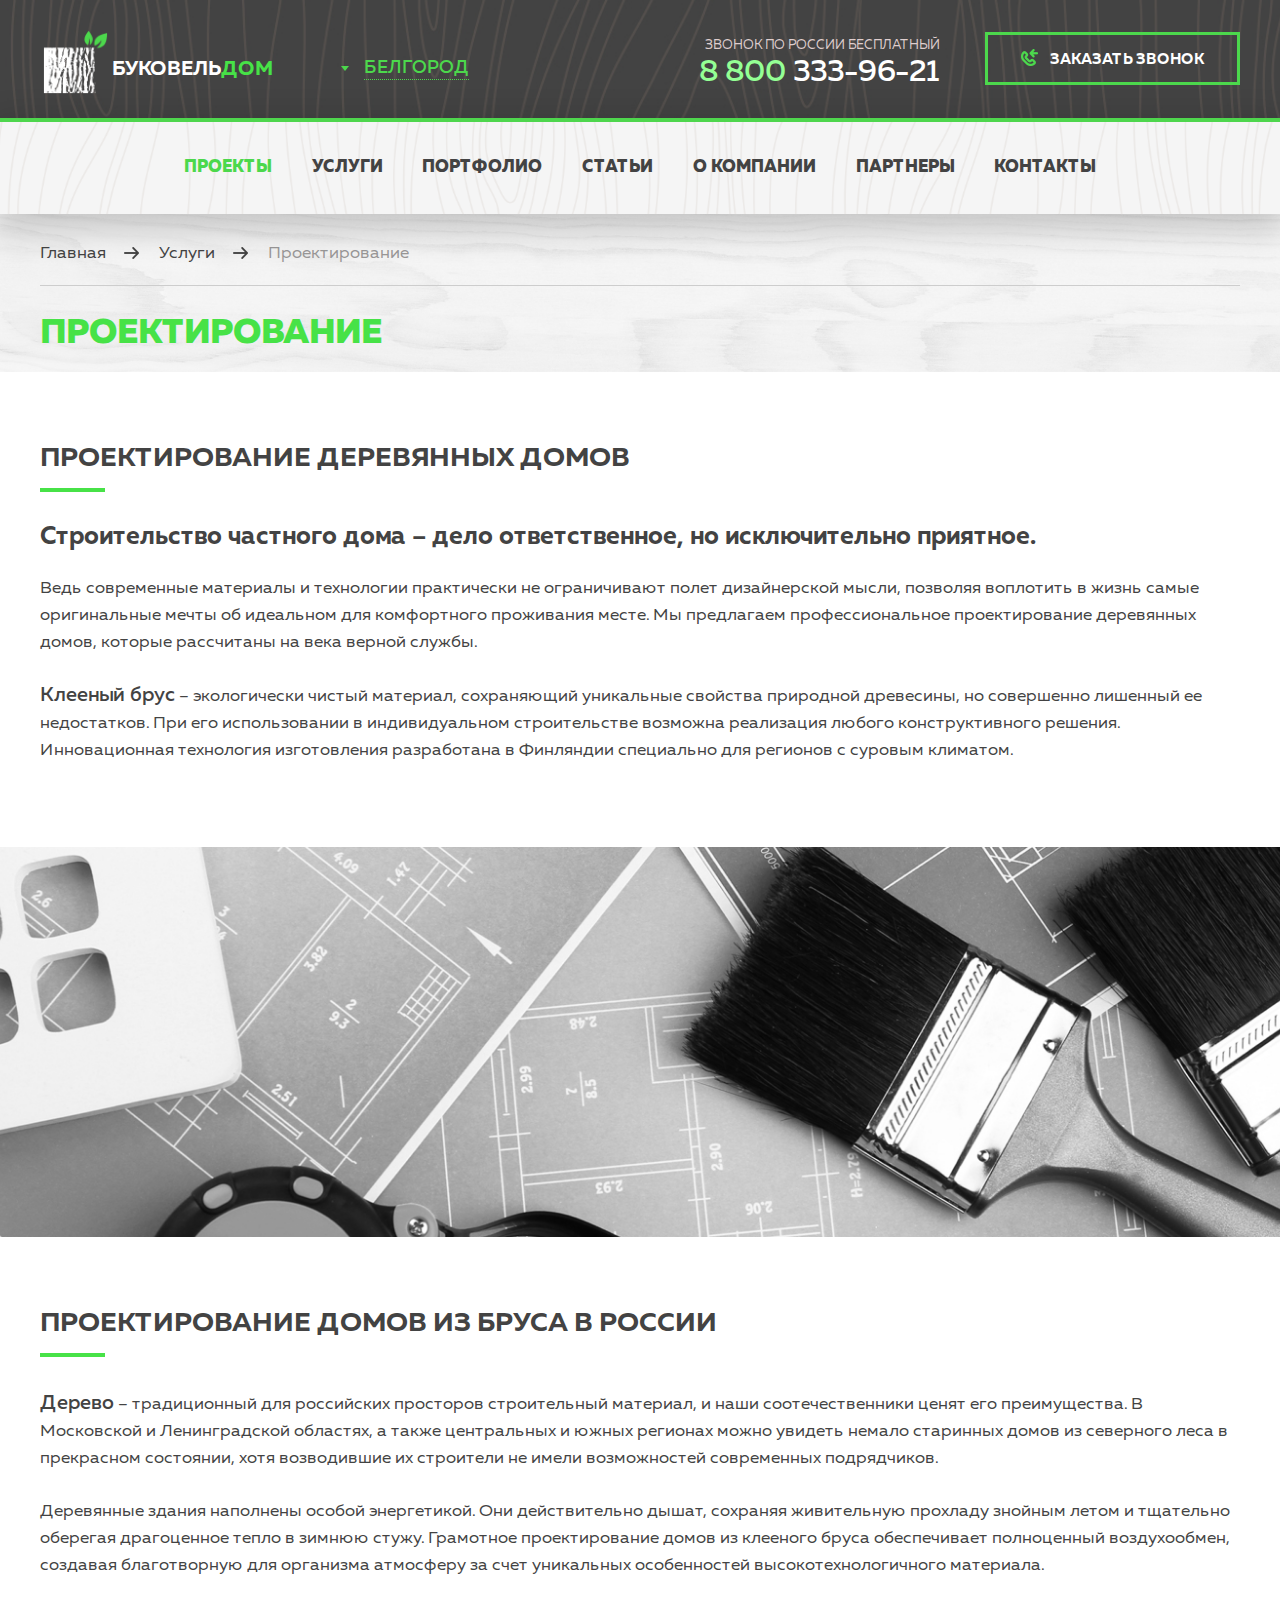
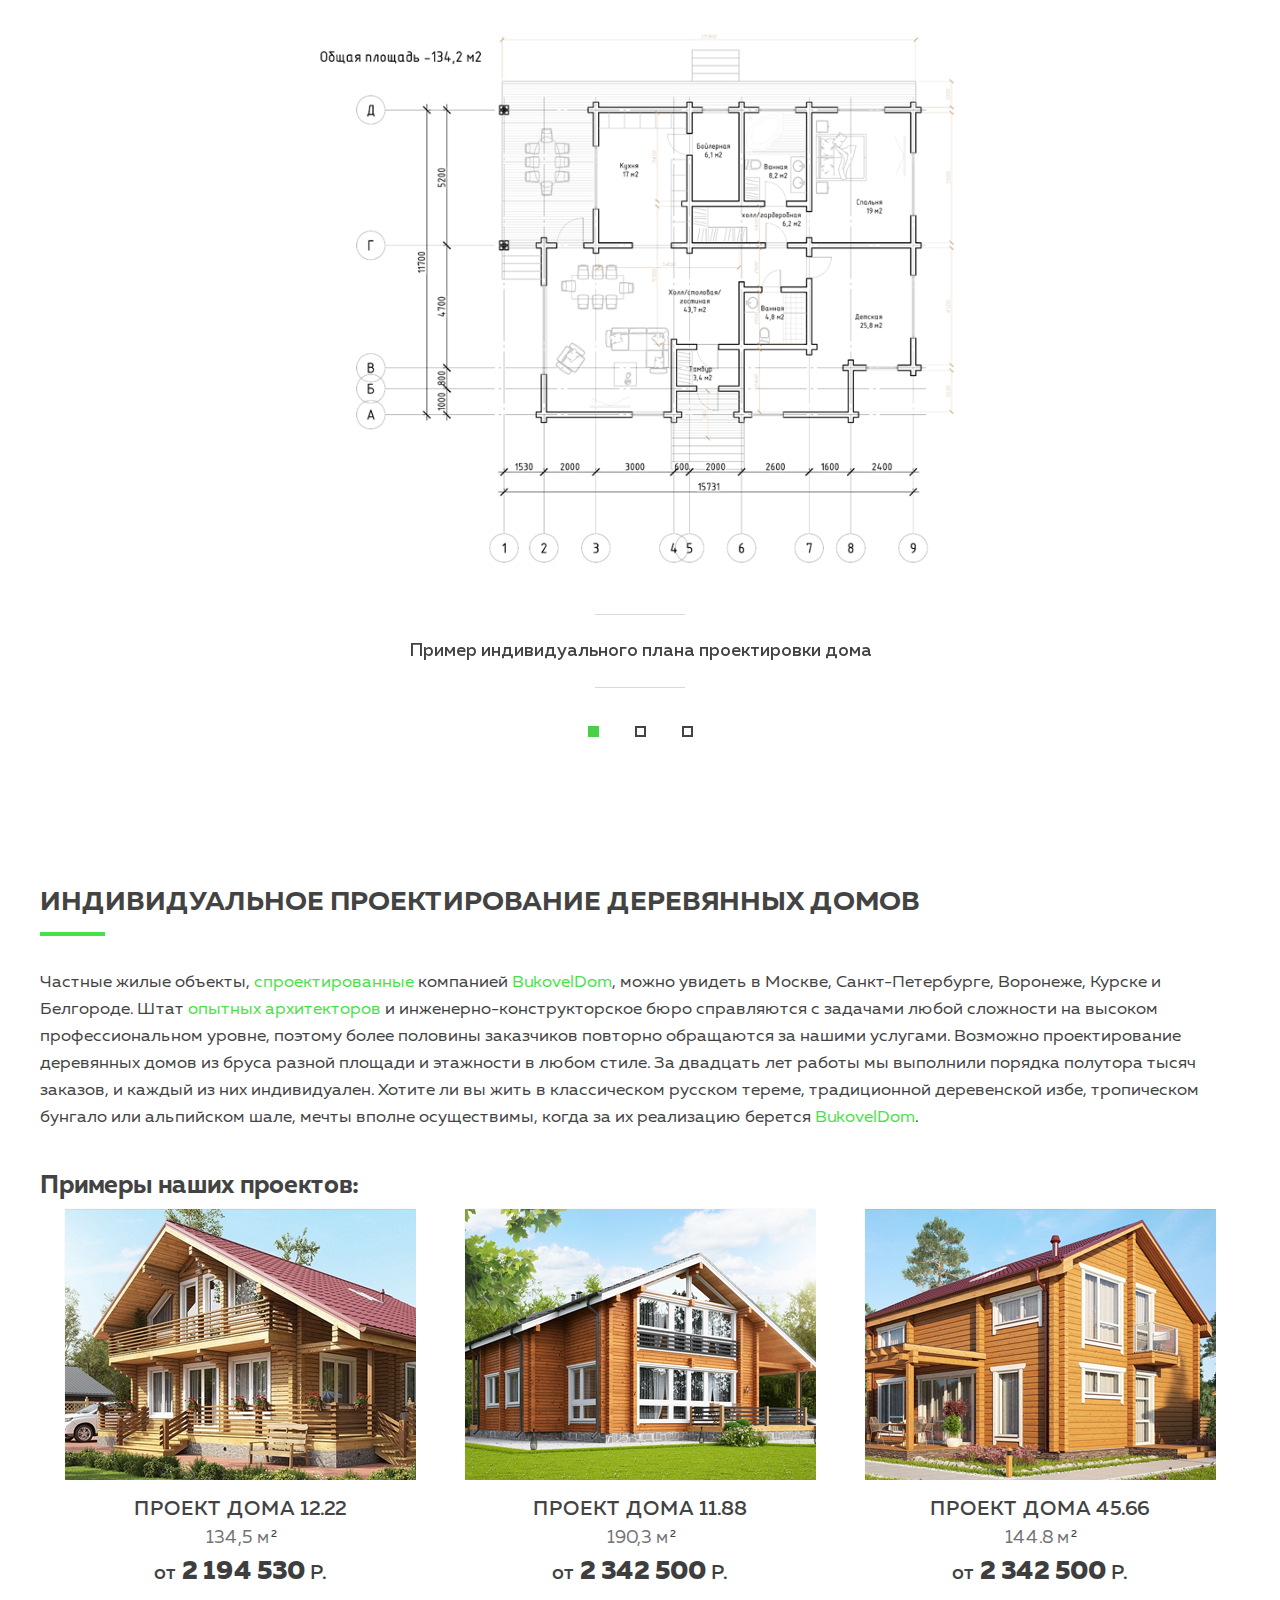
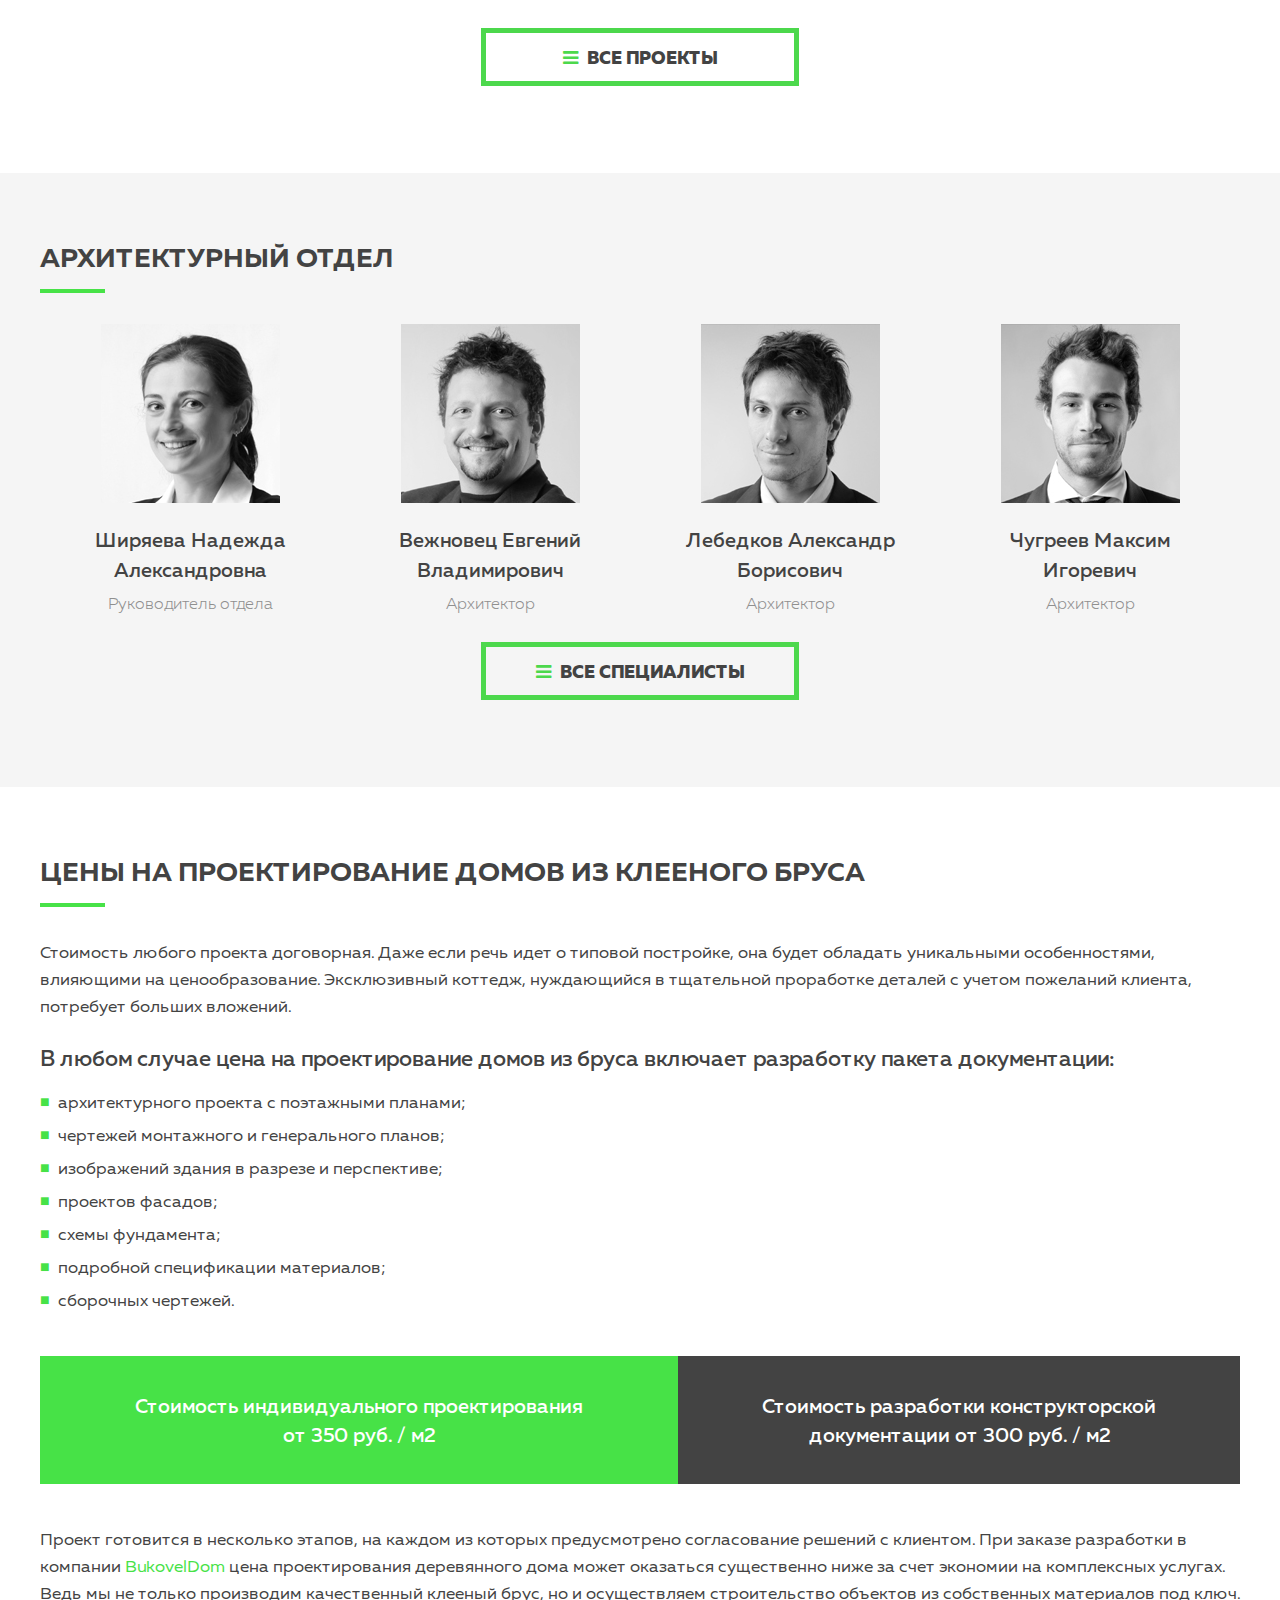
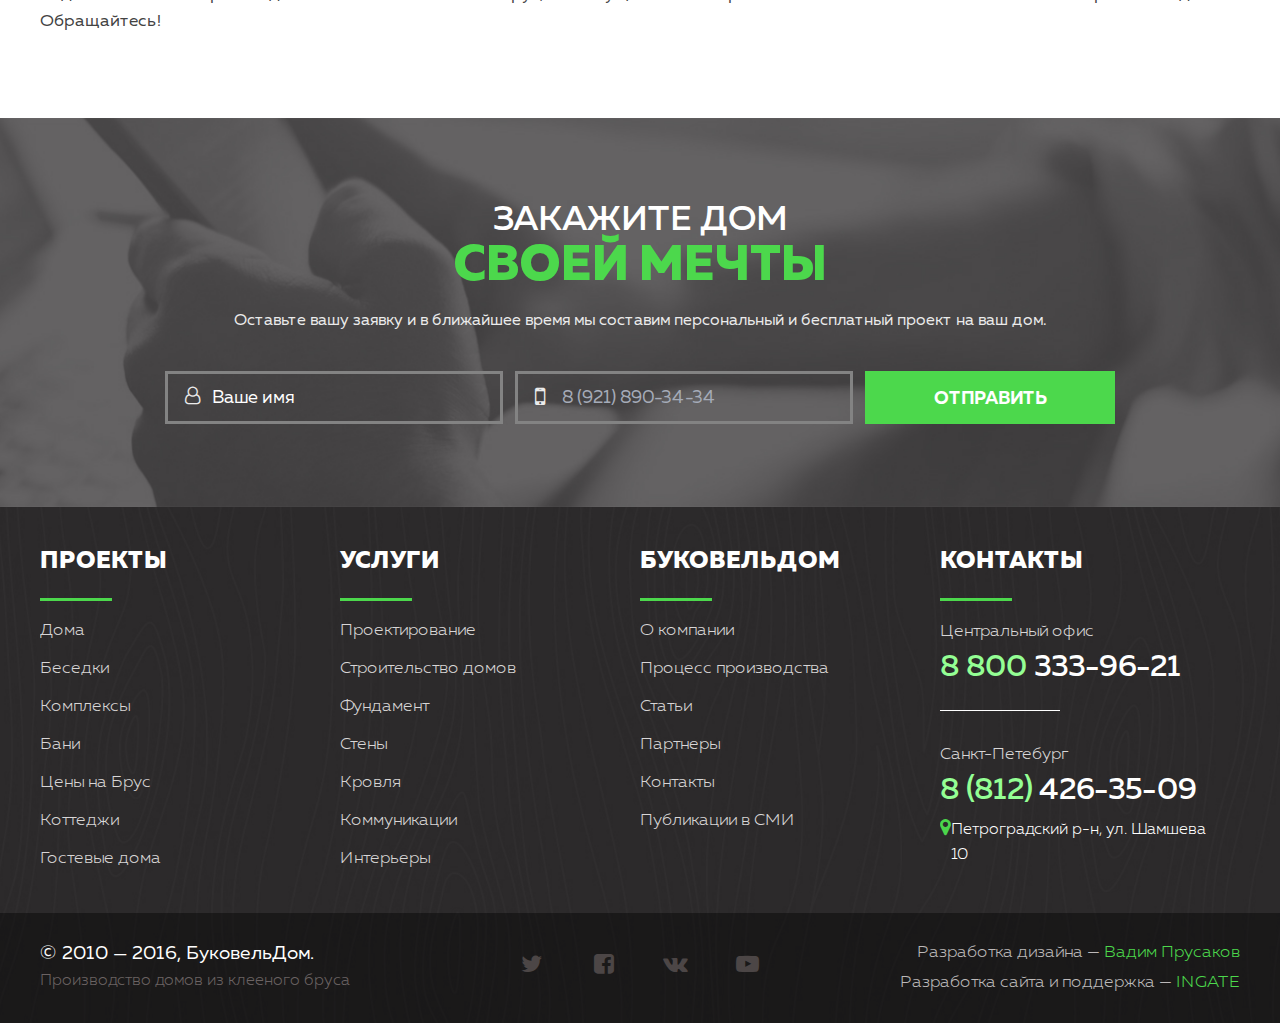
<file: services_project.html>
<!DOCTYPE html>

<html lang="ru">

<head>

	<meta charset="utf-8">

	<meta http-equiv="X-UA-Compatible" content="IE=edge" >

	<meta name="viewport" content="width=device-width, initial-scale=1.0">

	<meta name="description" content="">

	<link rel="stylesheet" type="text/css" href="vendors/css/animate.css">
	
	<link rel="stylesheet" type="text/css" href="style.css">

	<link rel="stylesheet" type="text/css" href="font-awesome.css">

	<link rel="stylesheet" type="text/css" href="responsive.css">

	<link rel="stylesheet" type="text/css" href="slick/slick.css">

	<link rel="stylesheet" href="vendors/css/jquery.mCustomScrollbar.css">

	<link rel="stylesheet" href="vendors/css/nouislider.css">

	<link rel="stylesheet" href="vendors/css/nouislider.tooltips.css">

	<link href="vendors/css/select2.css" rel="stylesheet" />

	<script type="text/javascript" src="vendors/js/jquery.js"></script>

	<script type="text/javascript" src="slick/slick.js"></script>

	<script src="vendors/js/nouislider.js"></script>

	<script src="vendors/js/jquery.mCustomScrollbar.concat.min.js"></script>

	<script src="vendors/js/select2.js"></script>


	<script type="text/javascript" src="vendors/js/wow.min.js"></script>
	<script>new WOW().init();</script>


	<link rel="icon" type="image/png" href="favicon/favicon.ico" sizes="16x16">

	
	<title>Title</title>
	

</head>

<body>

<div class="wrapper">


	<!-- Header -->

	<header>

		<!-- <div class="header">
				
			<div class="header-top-row offset-ziro">
				
				<div class="col col-1">

					<div class="main-nav-box">

						<div class="top-row">
						
							<div class="logo-box">
								
								<img src="img/logo.png" alt="">

							</div>

						</div>

						<ul class="main-nav-list">

							<li><a class="main-nav-link" href="#">Проекты</a></li>
							<li><a class="main-nav-link" href="#">Услуги</a></li>
							<li><a class="main-nav-link" href="#">Портфолио</a></li>
							<li><a class="main-nav-link" href="#">Статьи</a></li>
							<li><a class="main-nav-link" href="#">О компании</a></li>
							<li><a class="main-nav-link" href="#">Партнеры</a></li>
							<li><a class="main-nav-link" href="#">Контакты</a></li>

						</ul>

					</div>

				</div>

				<div class="col col-2">
					
					<ul class="soc-icons-list">
						
						<li><a class="soc-icon-link facebook" href="#"><i class="fa fa-facebook-square" aria-hidden="true"></i></a></li>
						<li><a class="soc-icon-link vk" href="#"><i class="fa fa-vk" aria-hidden="true"></i></a></li>
						<li><a class="soc-icon-link instagram" href="#"><i class="fa fa-instagram" aria-hidden="true"></i></a></li>

					</ul>

				</div>

				<div class="col col-3 select-box">
					
					<div class="select-menu">
						
						<select  class="select-1">
							
							<option>Белгород</option>
							<option>Воронеж</option>
							<option>Москва</option>
							<option>Санкт-Петербург</option>
							<option>Курск</option>
							<option>Липецк</option>

						</select>

					</div>

				</div>

				<div class="col col-4 contacts-header">

					<h3>многоканальный телефон</h3>

					<a class="head-tel-link" href="tel:88003339621"><span class="green">8 800</span> 333-96-21</a>

					<button type="button" class="call-back-btn"><i class="call-back-icon"></i>Заказать звонок</button>

				</div>	

			</div>

			<div class="main-nav-sect">
				
				<div class="row offset-ziro">
					
					<div class="col col-1">
						
						<div class="main-nav-logo-box">
							
							<img src="img/logo_main_menu.png" alt="">

						</div>

					</div>

					<div class="col col-2">
						
						<ul class="float-nav">

							<li><a class="nav-link active" href="#">Проекты</a></li>
							<li><a class="nav-link" href="#">Услуги</a></li>
							<li><a class="nav-link" href="#">Портфолио</a></li>
							<li><a class="nav-link" href="#">Статьи</a></li>
							<li><a class="nav-link" href="#">О компании</a></li>
							<li><a class="nav-link" href="#">Партнеры</a></li>
							<li><a class="nav-link" href="#">Контакты</a></li>

						</ul>

					</div>

					<div class="col col-3">
						
						<button class="float-call-back-btn"><i class="float-call-back-icon"></i></button>

					</div>

				</div>

			</div>

		</div> -->


		<div class="header-inner-page">

			<div class="header-inner-top-row offset-ziro">

				<div class="row">

					<div class="col col-1">

						<a href="/" class="logo-box-inner-page">

							<div class="logo-img-inner-page col-1-col">
							
								<img src="img/logo_inner_page.png" alt="">

							</div>

							<div class="logo-col-txt col-1-col">
								
								<h1 class="main-h">Буковель<span class="green-txt">дом</span></h1>

							</div>

						</a>

					</div>

					<div class="col col-2 select-box">
						
						<div class="select-menu">
								
							<select  class="select-1">
								
								<option>Белгород</option>
								<option>Воронеж</option>
								<option>Москва</option>
								<option>Санкт-Петербург</option>
								<option>Курск</option>
								<option>Липецк</option>

							</select>

						</div>

					</div>

					<div class="col col-3 contacts-header">

						<h3>Звонок по России бесплатный</h3>
						
						<a class="head-tel-link" href="tel:88003339621"><span class="green">8 800</span> 333-96-21</a>

					</div>

					<div class="col col-4 contacts-header">

						<button type="button" class="call-back-btn"><i class="call-back-icon"></i>Заказать звонок</button>	

					</div>

				</div>

			</div>

			<div class="inner-page-nav-box">

				<div class="inner-page-nav">

					<ul class="inner-nav">

						<li><a class="nav-link active" href="#">Проекты</a></li>
						<li><a class="nav-link" href="#">Услуги</a></li>
						<li><a class="nav-link" href="#">Портфолио</a></li>
						<li><a class="nav-link" href="#">Статьи</a></li>
						<li><a class="nav-link" href="#">О компании</a></li>
						<li><a class="nav-link" href="#">Партнеры</a></li>
						<li><a class="nav-link" href="#">Контакты</a></li>

					</ul>

				</div>

			</div>

			<div class="main-nav-sect">
				
				<div class="for-desc">

					<div class="row offset-ziro">
					
						<div class="col col-1">
							
							<a href="/" class="main-nav-logo-box">
								
								<img src="img/logo_main_menu.png" alt="">

							</a>

						</div>

						<div class="col col-2">
							
							<ul class="float-nav">

								<li><a class="nav-link active" href="#">Проекты</a></li>
								<li><a class="nav-link" href="#">Услуги</a></li>
								<li><a class="nav-link" href="#">Портфолио</a></li>
								<li><a class="nav-link" href="#">Статьи</a></li>
								<li><a class="nav-link" href="#">О компании</a></li>
								<li><a class="nav-link" href="#">Партнеры</a></li>
								<li><a class="nav-link" href="#">Контакты</a></li>

							</ul>

						</div>

						<div class="col col-3 for-desc-nav-contacts">

							<a class="head-tel-link" href="tel:88003339621"><span class="green">8 800</span> 333-96-21</a>

							<button type="button" class="call-back-btn"><i class="call-back-icon"></i>Заказать звонок</button>

						</div>

					</div>

				</div>

				<div class="for-tab for-tab-nav">

					<div class="for-tab-nav-bg">

						<div class="row offset-ziro">
						
							<div class="col col-1 respmenubtn-box">
								
								<button class="respmenubtn">
									
									<span></span>
									<span></span>
									<span></span>

								</button>

							</div>

							<div class="col col-2">
								
								<a class="resp-logo" href="/">

									<div class="resp-logo-img-box">

										<img src="img/logo_main_menu.png" alt="">

									</div>

									<p>Буковель<span class="green-txt">Дом</span></p>

								</a>

							</div>

							<div class="col col-3 clearfix">
								
								<button class="phone-resp-btn right">
									
									<i class="icon phone-resp-btn-icon"></i>

								</button>

							</div>

						</div>

					</div>

					<div class="tab-navigation">
						
						<ul class="tab-nav">

							<li><a href="#" class="tab-nav-link">Главная</a></li>
							<li><a href="#" class="tab-nav-link">Проекты</a></li>
							<li><a href="#" class="tab-nav-link">Услуги</a></li>
							<li><a href="#" class="tab-nav-link">Портфолио</a></li>
							<li><a href="#" class="tab-nav-link">Статьи</a></li>
							<li><a href="#" class="tab-nav-link">О компании</a></li>
							<li><a href="#" class="tab-nav-link">Партнеры</a></li>
							<li><a href="#" class="tab-nav-link">Контакты</a></li>

						</ul>

						<div class="contact-resp-nav">
							
							<h3>Звонок по России бесплатный</h3>

							<a class="contact-link" href="tel:88003339621"><span class="green">8 800</span> 333-96-21</a>

						</div>

					</div>

				</div>

			</div>

		</div>

								
	</header>

	<!-- /Header -->

		<!-- Content -->
			<div class="content">

				<!--  Popus  -->

				<div class="popup-calback">
					
					<div class="popup-bg"></div>

					<div class="callback-box">

						<div class="close-btn-box">

							<button class="close-popup-btn" type="button"><i class="close-x-icon"></i><span>Закрыть окно</span></button>

						</div>		

						<div class="callback-content">

							<div class="sect-h">
						
								<h3 class="center-txt">заказ</h3>

								<h2 class="center-txt green-txt">звонка</h2>

							</div>

							<p>Оставьте ваши контактные данные, и наши менеджеры свяжутся с вами в ближайшее время, чтобы обсудить все детали.</p>

							<div class="callback-form">

								<form>

									<div class="input-box">
										
										<i class="fa fa-user-o" aria-hidden="true"></i>
										<input type="text" placeholder="Ваше имя">

									</div>

									<div class="input-box">
										
										<i class="fa fa-mobile" aria-hidden="true"></i>
										<input type="tel" placeholder="Ваш телефон">

									</div>

									<div class="input-box btn-box">
										
										<button type="submit"><i class="fa fa-paper-plane-o" aria-hidden="true"></i>Отправить</button>

									</div>

								</form>

							</div>

						</div>

					</div>

				</div>

				<!--  Popup calback Tablet  -->

				<div class="popup-calback-tablet">
					
					<div class="popup-bg"></div>

					<div class="callback-tablet-box">

						<div class="callback-tablet-content">

							<div class="callback-tablet-h">

								<h3>Звонок по России бесплатный</h3>

								<a href="tel:88003339621" class="callback-tablet-tel"><span class="green-txt">8 800</span> 333-96-21</a>

							</div>

							<p>Оставьте вашу заявку и в ближайшее время мы составим персональный и бесплатный проект на ваш дом</p>

							<div class="callback-form">

								<form>

									<div class="input-box">
										
										<i class="fa fa-user-o" aria-hidden="true"></i>
										<input type="text" placeholder="Ваше имя">

									</div>

									<div class="input-box">
										
										<i class="fa fa-mobile" aria-hidden="true"></i>
										<input type="tel" placeholder="Ваш телефон">

									</div>

									<div class="input-box btn-box">
										
										<button type="submit">Отправить</button>

									</div>

								</form>

							</div>

						</div>

					</div>

				</div>

				<!--  /Popup calback Tablet  -->

				<!--  //////////////////////////////  -->

				<div class="popup-video">
					
					<div class="popup-bg"></div>

					<div class="popup-video-box">

						<div class="close-btn-box">

							<button class="close-popup-btn" type="button"><i class="close-x-icon"></i><span>Закрыть окно</span></button>

						</div>

						<div class="video-box" id="video-placeholder">
							
							<!-- <iframe width="560" height="315" src="https://www.youtube.com/embed/Re2hxifRCiY" frameborder="0" allowfullscreen id="video"></iframe> -->

						</div>

					</div>

				</div>

				<!-- /Popus -->



				<section class="inner-page-sect-1 show-main-float-nav-coor">
					
					<div class="row">
						
						<div class="breadcrumbs">
							
							<ul class="breadcrumbs-list">
								
								<li><a class="breadcrumb-link" href="#">Главная</a></li>

								<li><a class="breadcrumb-link" href="#">Услуги</a></li>

								<li><a class="breadcrumb-link" href="#">Проектирование</a></li>

							</ul>

						</div>

						<div class="inner-h">
							
							<h2>Проектирование</h2>

						</div>

					</div>

				</section>

				<section>
					
					<div class="services_page_sect row">
						
						<h2 class="ornament">Проектирование деревянных домов</h2>

						<h3>Строительство частного дома – дело ответственное, но исключительно приятное.</h3>

						<p>Ведь современные материалы и технологии практически не ограничивают полет дизайнерской мысли, позволяя воплотить в жизнь самые оригинальные мечты об идеальном для комфортного проживания месте. Мы предлагаем профессиональное проектирование деревянных домов, которые рассчитаны на века верной службы.</p>

						<p><span class="medium-txt font-20">Клееный брус</span> – экологически чистый материал, сохраняющий уникальные свойства природной древесины, но совершенно лишенный ее недостатков. При его использовании в индивидуальном строительстве возможна реализация любого конструктивного решения. Инновационная технология изготовления разработана в Финляндии специально для регионов с суровым климатом.</p>

					</div>

				</section>

				<section class="services-project-promo-sect">
					
					<div class="services-project-promo-box"></div>

				</section>

				<section>
					
					<div class="services_page_sect row">
						
						<h2 class="ornament">Проектирование домов из бруса в России</h2>

						<p><span class="medium-txt font-20">Дерево</span> – традиционный для российских просторов строительный материал, и наши соотечественники ценят его преимущества. В Московской и Ленинградской областях, а также центральных и южных регионах можно увидеть немало старинных домов из северного леса в прекрасном состоянии, хотя возводившие их строители не имели возможностей современных подрядчиков.</p>

						<p>Деревянные здания наполнены особой энергетикой. Они действительно дышат, сохраняя живительную прохладу знойным летом и тщательно оберегая драгоценное тепло в зимнюю стужу. Грамотное проектирование домов из клееного бруса обеспечивает полноценный воздухообмен, создавая благотворную для организма атмосферу за счет уникальных особенностей высокотехнологичного материала.</p>

						<div class="services-project-slider slider-3">
							
							<div>
								
								<div class="project-slider-photo">

									<img src="services/plan_1.png" alt="" >

								</div>

								<h3 class="slide-title">Пример индивидуального плана проектировки дома</h3>

							</div>

							<div>
								
								<div class="project-slider-photo">

									<img src="services/plan_1.png" alt="" >

								</div>

								<h3 class="slide-title">Слайд 2</h3>

							</div>

							<div>
								
								<div class="project-slider-photo">

									<img src="services/plan_1.png" alt="" >

								</div>

								<h3 class="slide-title">Слайд 3</h3>

							</div>

						</div>


					</div>

				</section>

				<section>
					
					<div class="services_page_sect row">
						
						<h2 class="ornament">Индивидуальное проектирование деревянных домов</h2>

						<p>Частные жилые объекты, <a href="#" class="green-txt">спроектированные</a> компанией <a href="#" class="green-txt">BukovelDom</a>, можно увидеть в Москве, Санкт-Петербурге, Воронеже, Курске и Белгороде. Штат <a href="#" class="green-txt">опытных архитекторов</a> и инженерно-конструкторское бюро справляются с задачами любой сложности на высоком профессиональном уровне, поэтому более половины заказчиков повторно обращаются за нашими услугами. Возможно проектирование деревянных домов из бруса разной площади и этажности в любом стиле. За двадцать лет работы мы выполнили порядка полутора тысяч заказов, и каждый из них индивидуален. Хотите ли вы жить в классическом русском тереме, традиционной деревенской избе, тропическом бунгало или альпийском шале, мечты вполне осуществимы, когда за их реализацию берется <a href="#" class="green-txt">BukovelDom</a>.</p>

						<div class="thumbnails-projects-service">

							<h3>Примеры наших проектов:</h3>

							<div class="service-thumbnail-projects">
							
								<div class="thumbnails-projects offset-ziro">
								
									<div class="thumbnail-box">
										
										<div class="thumbnail">
											
											<div class="photo-box">

												<div class="photo">

													<img src="projects/photo_1.jpg" alt="">

												</div>

												<div class="mask">
													
													<a class="more-link"><i class="cube-icon"></i>Подробнее о проекте</a>

												</div>

											</div>

											<div class="thumbnail-txt">

												<p class="p-1">Проект дома 12.22</p>

												<p class="p-2">134,5 м<span class="sq">2</span></p>

												<p class="p-3 bold-txt">от <span>2 194 530</span> <span class="rub">р.</span></p>

											</div>

										</div>

									</div>

									<div class="thumbnail-box">
										
										<div class="thumbnail">
											
											<div class="photo-box">

												<div class="photo">

													<img src="projects/photo_2.jpg" alt="">

												</div>

												<div class="mask">
													
													<a class="more-link"><i class="cube-icon"></i>Подробнее о проекте</a>

												</div>

											</div>

											<div class="thumbnail-txt">

												<p class="p-1">Проект дома 11.88</p>

												<p class="p-2">190,3 м<span class="sq">2</span></p>

												<p class="p-3 bold-txt">от <span>2 342 500</span> <span class="rub">р.</span></p>

											</div>

										</div>

									</div>	

									<div class="thumbnail-box">
										
										<div class="thumbnail">
											
											<div class="photo-box">

												<div class="photo">

													<img src="projects/photo_3.jpg" alt="">

												</div>

												<div class="mask">
													
													<a class="more-link"><i class="cube-icon"></i>Подробнее о проекте</a>

												</div>

											</div>

											<div class="thumbnail-txt">

												<p class="p-1">Проект дома 45.66</p>

												<p class="p-2">144.8 м<span class="sq">2</span></p>

												<p class="p-3 bold-txt">от <span>2 342 500</span> <span class="rub">р.</span></p>

											</div>

										</div>

									</div>

								</div>

								<div class="service-projects-slider-box slider-projects">

									<div class="service-projects-slider slider-thumbnail">
										
										<div class="thumbnail-box">
											
											<div class="thumbnail">
												
												<div class="photo-box">

													<div class="photo">

														<img src="projects/photo_1.jpg" alt="">

													</div>

													<div class="mask">
														
														<a class="more-link"><i class="cube-icon"></i>Подробнее о проекте</a>

													</div>

												</div>

												<div class="thumbnail-txt">

													<p class="p-1">Проект дома 12.22</p>

													<p class="p-2">134,5 м<span class="sq">2</span></p>

													<p class="p-3 bold-txt">от <span>2 194 530</span> <span class="rub">р.</span></p>

												</div>

											</div>

										</div>

										<div class="thumbnail-box">
											
											<div class="thumbnail">
												
												<div class="photo-box">

													<div class="photo">

														<img src="projects/photo_2.jpg" alt="">

													</div>

													<div class="mask">
														
														<a class="more-link"><i class="cube-icon"></i>Подробнее о проекте</a>

													</div>

												</div>

												<div class="thumbnail-txt">

													<p class="p-1">Проект дома 11.88</p>

													<p class="p-2">190,3 м<span class="sq">2</span></p>

													<p class="p-3 bold-txt">от <span>2 342 500</span> <span class="rub">р.</span></p>

												</div>

											</div>

										</div>	

										<div class="thumbnail-box">
											
											<div class="thumbnail">
												
												<div class="photo-box">

													<div class="photo">

														<img src="projects/photo_3.jpg" alt="">

													</div>

													<div class="mask">
														
														<a class="more-link"><i class="cube-icon"></i>Подробнее о проекте</a>

													</div>

												</div>

												<div class="thumbnail-txt">

													<p class="p-1">Проект дома 45.66</p>

													<p class="p-2">144.8 м<span class="sq">2</span></p>

													<p class="p-3 bold-txt">от <span>2 342 500</span> <span class="rub">р.</span></p>

												</div>

											</div>

										</div>

									</div>

									<div class="service-projects-arrows slider-thumbnail-arrows"></div>

								</div>

								<div>
										
									<button class="all-projects"><i class="fa fa-bars" aria-hidden="true"></i>Все проекты</button>

								</div>

							</div>

						</div>

					</div>

				</section>

				<section class="services_page_sect-6">
					
					<div class="services_page_sect row">

						<h2 class="ornament">Архитектурный отдел</h2>
						
						<div>
							
							<div class="thumbnails-workers four-cols offset-ziro">
							
								<div class="thumbnail-box">
									
									<div class="thumbnail">
										
										<div class="photo-box">

											<img src="workers_photos/photo_1.jpg" alt="">

										</div>

										<div class="thumbnail-txt">

											<p class="p-1">Ширяева Надежда Александровна</p>

											<p class="p-2">Руководитель отдела</p>

										</div>

									</div>

								</div>

								<div class="thumbnail-box">
									
									<div class="thumbnail">
										
										<div class="photo-box">

											<img src="workers_photos/photo_2.jpg" alt="">

										</div>

										<div class="thumbnail-txt">

											<p class="p-1">Вежновец Евгений Владимирович</p>

											<p class="p-2">Архитектор</p>

										</div>

									</div>

								</div>


								<div class="thumbnail-box">
									
									<div class="thumbnail">
										
										<div class="photo-box">

											<img src="workers_photos/photo_3.jpg" alt="">

										</div>

										<div class="thumbnail-txt">

											<p class="p-1">Лебедков Александр Борисович</p>

											<p class="p-2">Архитектор</p>

										</div>

									</div>

								</div>


								<div class="thumbnail-box">
									
									<div class="thumbnail">
										
										<div class="photo-box">

											<img src="workers_photos/photo_4.jpg" alt="">

										</div>

										<div class="thumbnail-txt">

											<p class="p-1">Чугреев Максим Игоревич</p>

											<p class="p-2">Архитектор</p>

										</div>

									</div>

								</div>




							</div>

							<div>
									
								<button class="all-projects"><i class="fa fa-bars" aria-hidden="true"></i>Все специалисты</button>

							</div>

						</div>

					</div>

				</section>


				<section>
					
					<div class="services_page_sect row">
						
						<h2 class="ornament">Цены на проектирование домов из клееного бруса</h2>

						<p>Стоимость любого проекта договорная. Даже если речь идет о типовой постройке, она будет обладать уникальными особенностями, влияющими на ценообразование. Эксклюзивный коттедж, нуждающийся в тщательной проработке деталей с учетом пожеланий клиента, потребует больших вложений.</p>

						<h4>В любом случае цена на проектирование домов из бруса включает разработку пакета документации:</h4>

						<ul class="with-mark">

							<li>архитектурного проекта с поэтажными планами;</li>
							<li>чертежей монтажного и генерального планов;</li>
							<li>изображений здания в разрезе и перспективе;</li>
							<li>проектов фасадов;</li>
							<li>схемы фундамента;</li>
							<li>подробной спецификации материалов;</li>
							<li>сборочных чертежей.</li>

						</ul>

						<div class="price-job-thumbs offset-ziro">
							
							<div class="price-job-thumb green">
								
								<p>Стоимость индивидуального проектирования <br />от 350 руб. / м2</p>

							</div>

							<div class="price-job-thumb grey">

								<p>Стоимость разработки конструкторской<br /> документации от 300 руб. / м2</p>

							</div>

						</div>

						<p>Проект готовится в несколько этапов, на каждом из которых предусмотрено согласование решений с клиентом. При заказе разработки в компании <a href="#" class="green-txt">BukovelDom</a> цена проектирования деревянного дома может оказаться существенно ниже за счет экономии на комплексных услугах. Ведь мы не только производим качественный клееный брус, но и осуществляем строительство объектов из собственных материалов под ключ. Обращайтесь!</p>

					</div>

				</section>


				<section class="sect-10">
					
					<div class="row sect_10_block">
						
						<div class="sect-h">
							
							<h3 class="white-txt">Закажите дом</h3>
							<h2>Своей мечты</h2>

						</div>

						<p class="center-txt font-16">Оставьте вашу заявку и в ближайшее время мы составим персональный и бесплатный проект на ваш дом.</p>

						<div class="send-order-form-box offset-ziro">
							
							<form>
								
								<div class="col col-1">

									<div class="input-box input-trasparent">
									
										<i class="fa fa-user-o" aria-hidden="true"></i>
										<input type="text" placeholder="Ваше имя">

									</div>

								</div>

								<div class="col col-2">

									<div class="input-box input-mob">

										<i class="fa fa-mobile" aria-hidden="true"></i>
										<input type="tel" placeholder="8 (921) 890-34-34">

									</div>

								</div>

								<div class="col col-3">

									<div class="input-btn-box">
										
										<input type="button" value="отправить" class="input-btn-submit">

									</div>

								</div>

							</form>

						</div>

					</div>

				</section>

			</div>
		<!-- /Content -->

		<!-- Footer -->

				<footer>
			
			<div class="footer">
					
					<div class="footer-row-1 four-cols offset-ziro">

						<div class="row">
							
							<div class="col col-1">
								
								<h2 class="slide-btn" id="slide_block_3" >Проекты</h2><i class="fa fa-sort-asc" aria-hidden="true"></i>

								<div class="slide-block-wrapp" id="drop_slide_block_3">

									<div class="slide-block accordion-dropdown">

										<ul class="seo-text">								

											<li><a class="footer-link" href="#">Дома</a></li>
											<li><a class="footer-link" href="#">Беседки</a></li>
											<li><a class="footer-link" href="#">Комплексы</a></li>
											<li><a class="footer-link" href="#">Бани</a></li>
											<li><a class="footer-link" href="#">Цены на Брус</a></li>
											<li><a class="footer-link" href="#">Коттеджи</a></li>
											<li><a class="footer-link" href="#">Гостевые дома</a></li>

										</ul>

									</div>

								</div>

							</div>

							<div class="col col-2">
								
								<h2 class="slide-btn" id="slide_block_4">Услуги</h2><i class="fa fa-sort-asc" aria-hidden="true"></i>

								<div class="slide-block-wrapp" id="drop_slide_block_4">

									<div class="slide-block accordion-dropdown">

										<ul class="seo-text">

											<li><a class="footer-link" href="#">Проектирование</a></li>
											<li><a class="footer-link" href="#">Строительство домов</a></li>
											<li><a class="footer-link" href="#">Фундамент</a></li>
											<li><a class="footer-link" href="#">Стены</a></li>
											<li><a class="footer-link" href="#">Кровля</a></li>
											<li><a class="footer-link" href="#">Коммуникации</a></li>
											<li><a class="footer-link" href="#">Интерьеры</a></li>

										</ul>

									</div>

								</div>

							</div>

							<div class="col col-3">
								
								<h2 class="slide-btn" id="slide_block_5">Буковельдом</h2><i class="fa fa-sort-asc" aria-hidden="true"></i>

								<div class="slide-block-wrapp" id="drop_slide_block_5">

									<div class="slide-block accordion-dropdown">

										<ul class="seo-text">

											<li><a class="footer-link" href="#">О компании</a></li>
											<li><a class="footer-link" href="#">Процесс производства</a></li>
											<li><a class="footer-link" href="#">Статьи</a></li>
											<li><a class="footer-link" href="#">Партнеры</a></li>
											<li><a class="footer-link" href="#">Контакты</a></li>
											<li><a class="footer-link" href="#">Публикации в СМИ</a></li>
										
										</ul>

									</div>

								</div>

							</div>

							<div class="col col-4">
								
									<h2 class="slide-btn" id="slide_block_6">Контакты</h2><i class="fa fa-sort-asc" aria-hidden="true"></i>

									<div class="slide-block-wrapp" id="drop_slide_block_6">

										<div class="slide-block accordion-dropdown">

											<div class="contant-box">
												
												<h4>Центральный офис</h4>

												<a href="tel:88003339621" class="tel-link"><span class="green">8 800</span> 333-96-21</a>

												<a class="mail-link" href="mailto:office@bukoveldom.ru">office@bukoveldom.ru</a>

											</div>

											<div class="contant-box">
												
												<h4>Санкт-Петебург</h4>

												<a href="tel:88124263509" class="tel-link"><span class="green">8 (812)</span> 426-35-09</a>

												<p class="map-p"><i class="fa fa-map-marker" aria-hidden="true"></i>Петроградский р-н, ул. Шамшева 10</p>


											</div>

										</div>

									</div>

							</div>

						</div>

					</div>

					<div class="footer-row-bottom offset-ziro">

						<div class="row">
							
							<div class="col col-1">

								<ul class="soc-link-list for-resp-tab">
									
									<li><a class="soc-link" href="#"><i class="fa fa-twitter" aria-hidden="true"></i></a></li>
									<li><a class="soc-link" href="#"><i class="fa fa-facebook-square" aria-hidden="true"></i></a></li>
									<li><a class="soc-link" href="#"><i class="fa fa-vk" aria-hidden="true"></i></a></li>
									<li><a class="soc-link" href="#"><i class="fa fa-youtube-play" aria-hidden="true"></i></a></li>

								</ul>
								
								<p>&copy; 2010  —  2016, БуковельДом.</p>

								<p class="grey">Производство домов из клееного бруса</p>

							</div>

							<div class="col col-2">
								
								<ul class="soc-link-list">
									
									<li><a class="soc-link" href="#"><i class="fa fa-twitter" aria-hidden="true"></i></a></li>
									<li><a class="soc-link" href="#"><i class="fa fa-facebook-square" aria-hidden="true"></i></a></li>
									<li><a class="soc-link" href="#"><i class="fa fa-vk" aria-hidden="true"></i></a></li>
									<li><a class="soc-link" href="#"><i class="fa fa-youtube-play" aria-hidden="true"></i></a></li>

								</ul>

							</div>

							<div class="col col-3 corp-box">

								<p>Разработка дизайна  —  <a class="green" href="#">Вадим Прусаков</a></p>

								<p>Разработка сайта и поддержка  —  <a class="green" href="#">INGATE</a></p>

							</div>

						</div>

					</div>

			</div>

		</footer>

		<!-- /Footer -->

		<script src="js/scripts.js"></script>

		<script>

		
			(function($){

				$(window).on("load",function(){
					
					$(".tab-navigation").mCustomScrollbar();

				    $(".callback-tablet-box").mCustomScrollbar();

				    $(".sidebar-with-scroll").mCustomScrollbar();

				    $(".credit-box").mCustomScrollbar();

				});

			})(jQuery);

			// ------------------------------

			// $(".slider_1").slick({
			// 	dots: true,
			// 	arrows: false,
			// 	speed: 900,
			// 	autoplaySpeed: 7000,
			// 	fade: true,
			// 	slidesToShow: 1			
			// });

			// $('.slider_1').on('afterChange', function(event, slick, currentSlide, nextSlide){

			//   $(".slide-info.change-content").html( $(".slick-slide:eq("+ currentSlide +") .slide-info").html() ) ;

			// });

			// ------------------------------

			// $(".slider_2").slick({
			// 	dots: true,
			// 	arrows: true,
			// 	speed: 900,
			// 	autoplaySpeed: 7000,
			// 	slidesToShow: 2			
			// });

			// ------------------------------

			$(".slider-3").slick({
				dots: true,
				arrows: false,
				speed: 900,
				autoplaySpeed: 7000,
				slidesToShow: 1,
				fade: true
			});

			// ------------------------------
			

			$(".service-projects-slider").slick({
				slidesToShow: 1
			});
			

			// ------------------------------

			
			$("select").select2();


			// ------------------------------


			// var sliderPrice = document.getElementById("slider");

			// var minRange = 0;

			// var maxRange = 9000000;

			// var offsetLeftRangeLeft;

			// var offsetLeftRangeRight;

			// noUiSlider.create(sliderPrice, {
			// 	start: [894580, 5831600],
			// 	connect: true,
			// 	tooltips: true,
			// 	step: 1,
			// 	range: {
			// 		'min': minRange,
			// 		'max': maxRange
			// 	}

			// });

			// sliderPrice.noUiSlider.on('update', function( values, handle ) {

			// 	$(".range-1").val( values[0] );

			// 	$(".range-2").val( values[1] );

			// });


			// $(".range-1").keyup(function() {

			// 	if ( /[0-9.]/.test( $(".range-1").val() ) == true && 
			// 		$(".range-1").val() < parseInt( $(".noUi-tooltip:eq("+ 1 +")").text() ) && 
			// 	 	$(".range-1").val() <= maxRange ) {

			// 		console.log( /[0-9.]/.test( $(".range-1").val() ) );

			// 		noUiconnectPosition();

			// 		$(".noUi-tooltip:eq("+ 0 +")").text( $(".range-1").val() );

			// 		$(".noUi-origin:eq("+ 0 +")").animate({"left" : offsetLeftRangeLeft + "%"}, 300);

			// 	}

			// });

			// $(".range-2").keyup(function() {

			// 	if ( /[0-9.]/.test( $(".range-2").val() ) == true && 
			// 		$(".range-2").val() > parseInt( $(".noUi-tooltip:eq("+ 0 +")").text() ) && 
			// 	 	$(".range-2").val() <= maxRange ) {

			// 		noUiconnectPosition();

			// 		$(".noUi-tooltip:eq("+ 1 +")").text( $(".range-2").val() );

			// 		$(".noUi-origin:eq("+ 1 +")").animate({"left" : offsetLeftRangeRight + "%"}, 300);

			// 	}

			// });

			// function noUiconnectPosition() {

			// 	offsetLeftRangeLeft = parseInt( $(".range-1").val() ) / ( maxRange / 100 );

			// 	offsetLeftRangeRight = parseInt( $(".range-2").val() ) / ( maxRange / 100 );

			// 	$(".noUi-connect").animate({
			// 								"left" : offsetLeftRangeLeft + "%",
			// 								"right" : ( 100 - offsetLeftRangeRight ) + "%"
			// 							}, 300);

			// }


		</script>
	
	</div>

</body>
</html>
</file>
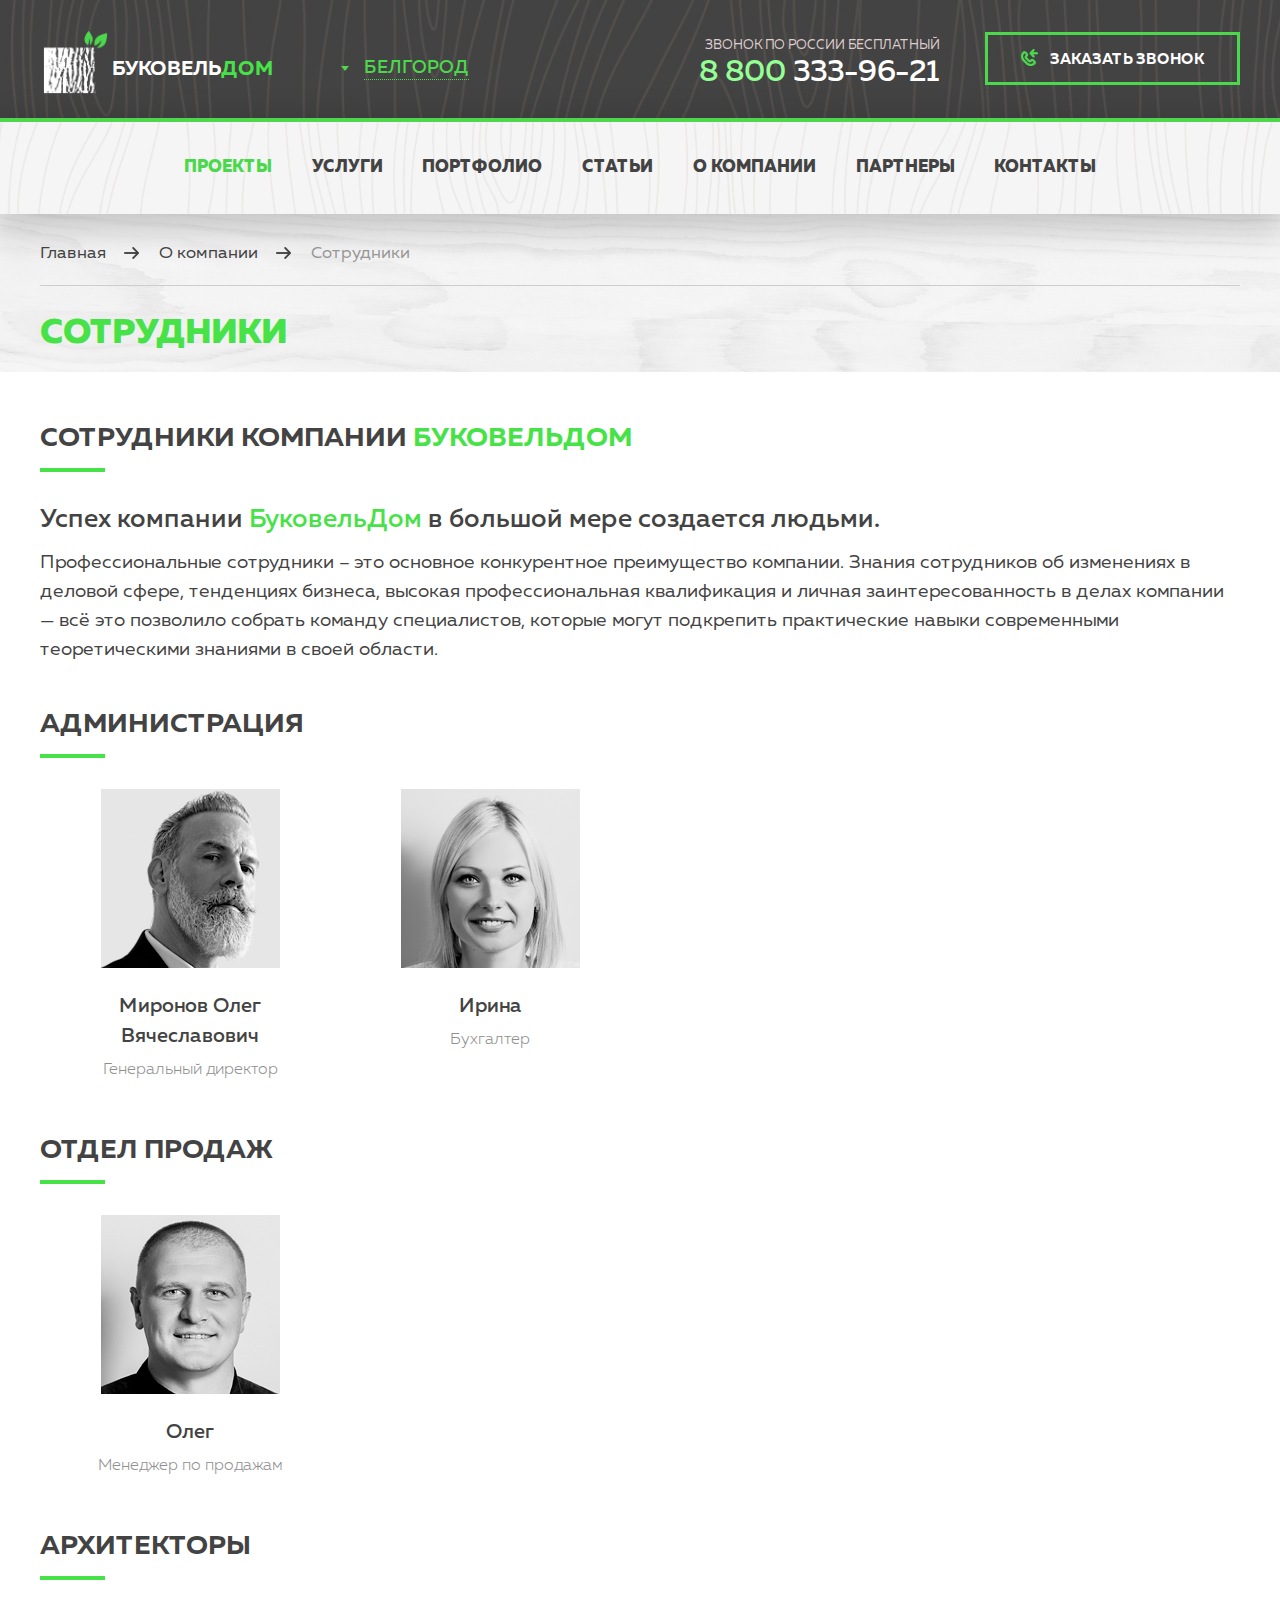
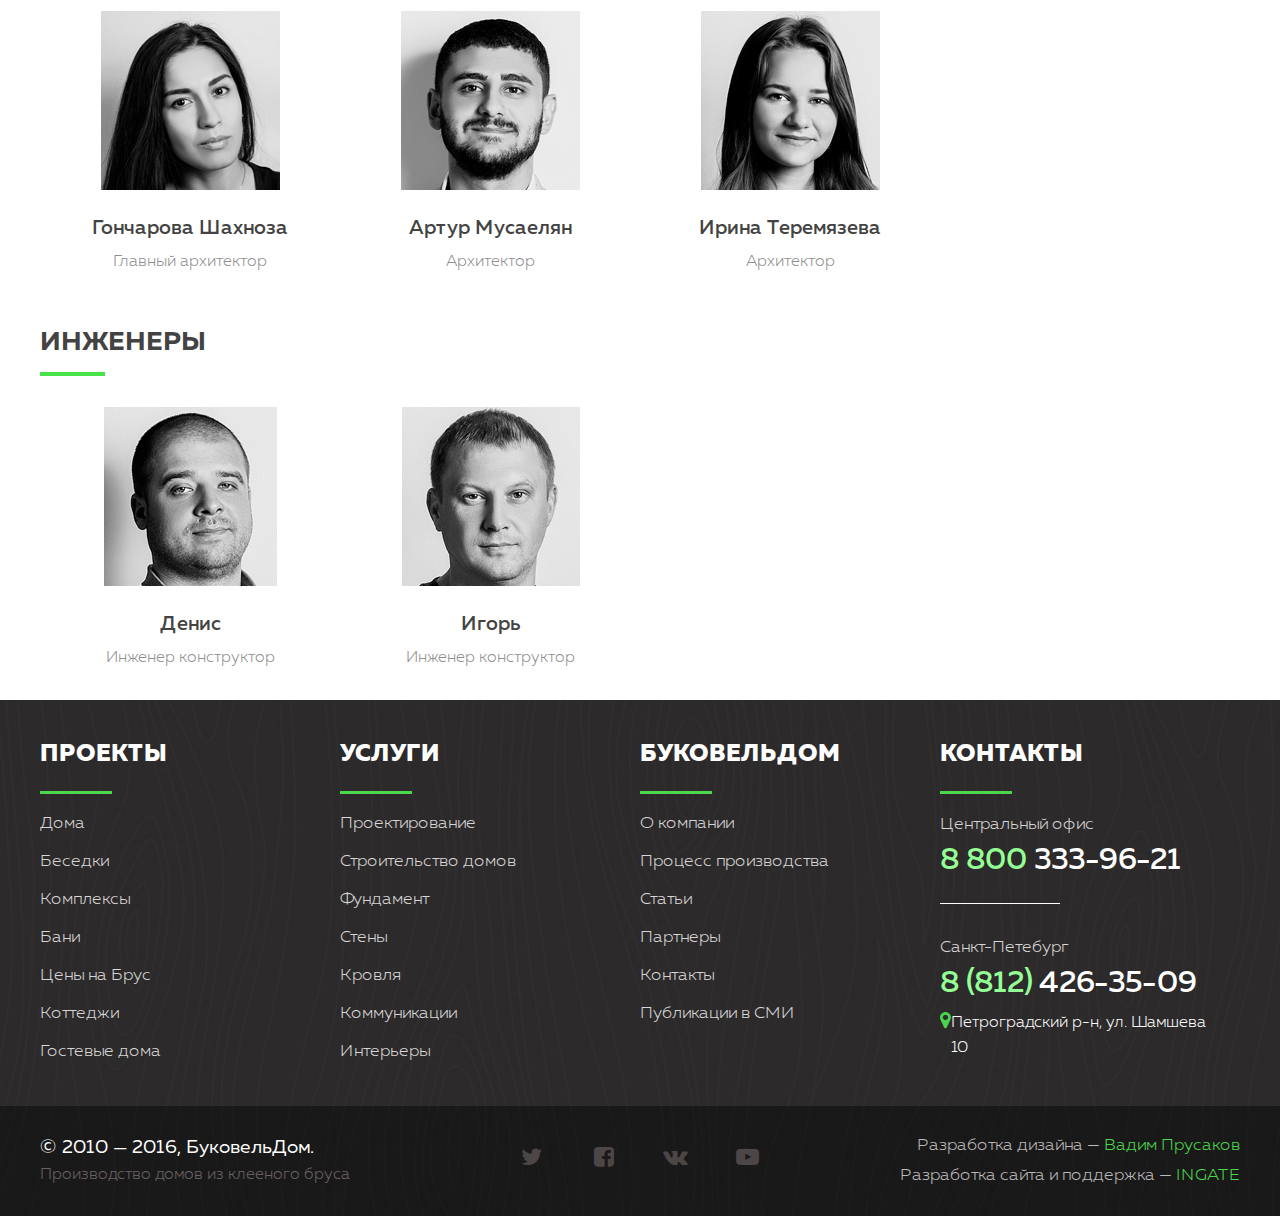
<file: workers.html>
<!DOCTYPE html>

<html lang="ru">

<head>

	<meta charset="utf-8">

	<meta http-equiv="X-UA-Compatible" content="IE=edge" >

	<meta name="viewport" content="width=device-width, initial-scale=1.0">

	<meta name="description" content="">

	<link rel="stylesheet" type="text/css" href="vendors/css/animate.css">
	
	<link rel="stylesheet" type="text/css" href="style.css">

	<link rel="stylesheet" type="text/css" href="font-awesome.css">

	<link rel="stylesheet" type="text/css" href="responsive.css">

	<link rel="stylesheet" type="text/css" href="slick/slick.css">

	<link rel="stylesheet" href="vendors/css/jquery.mCustomScrollbar.css">

	<link rel="stylesheet" href="vendors/css/nouislider.css">

	<link rel="stylesheet" href="vendors/css/nouislider.tooltips.css">

	<link href="vendors/css/select2.css" rel="stylesheet" />

	<script type="text/javascript" src="vendors/js/jquery.js"></script>

	<script type="text/javascript" src="slick/slick.js"></script>

	<script src="vendors/js/nouislider.js"></script>

	<script src="vendors/js/jquery.mCustomScrollbar.concat.min.js"></script>

	<script src="vendors/js/select2.js"></script>


	<script type="text/javascript" src="vendors/js/wow.min.js"></script>
	<script>new WOW().init();</script>


	<link rel="icon" type="image/png" href="favicon/favicon.ico" sizes="16x16">

	
	<title>Title</title>
	

</head>

<body>

<div class="wrapper">


	<!-- Header -->

	<header>

		<!-- <div class="header">
				
			<div class="header-top-row offset-ziro">
				
				<div class="col col-1">

					<div class="main-nav-box">

						<div class="top-row">
						
							<div class="logo-box">
								
								<img src="img/logo.png" alt="">

							</div>

						</div>

						<ul class="main-nav-list">

							<li><a class="main-nav-link" href="#">Проекты</a></li>
							<li><a class="main-nav-link" href="#">Услуги</a></li>
							<li><a class="main-nav-link" href="#">Портфолио</a></li>
							<li><a class="main-nav-link" href="#">Статьи</a></li>
							<li><a class="main-nav-link" href="#">О компании</a></li>
							<li><a class="main-nav-link" href="#">Партнеры</a></li>
							<li><a class="main-nav-link" href="#">Контакты</a></li>

						</ul>

					</div>

				</div>

				<div class="col col-2">
					
					<ul class="soc-icons-list">
						
						<li><a class="soc-icon-link facebook" href="#"><i class="fa fa-facebook-square" aria-hidden="true"></i></a></li>
						<li><a class="soc-icon-link vk" href="#"><i class="fa fa-vk" aria-hidden="true"></i></a></li>
						<li><a class="soc-icon-link instagram" href="#"><i class="fa fa-instagram" aria-hidden="true"></i></a></li>

					</ul>

				</div>

				<div class="col col-3 select-box">
					
					<div class="select-menu">
						
						<select  class="select-1">
							
							<option>Белгород</option>
							<option>Воронеж</option>
							<option>Москва</option>
							<option>Санкт-Петербург</option>
							<option>Курск</option>
							<option>Липецк</option>

						</select>

					</div>

				</div>

				<div class="col col-4 contacts-header">

					<h3>многоканальный телефон</h3>

					<a class="head-tel-link" href="tel:88003339621"><span class="green">8 800</span> 333-96-21</a>

					<button type="button" class="call-back-btn"><i class="call-back-icon"></i>Заказать звонок</button>

				</div>	

			</div>

			<div class="main-nav-sect">
				
				<div class="row offset-ziro">
					
					<div class="col col-1">
						
						<div class="main-nav-logo-box">
							
							<img src="img/logo_main_menu.png" alt="">

						</div>

					</div>

					<div class="col col-2">
						
						<ul class="float-nav">

							<li><a class="nav-link active" href="#">Проекты</a></li>
							<li><a class="nav-link" href="#">Услуги</a></li>
							<li><a class="nav-link" href="#">Портфолио</a></li>
							<li><a class="nav-link" href="#">Статьи</a></li>
							<li><a class="nav-link" href="#">О компании</a></li>
							<li><a class="nav-link" href="#">Партнеры</a></li>
							<li><a class="nav-link" href="#">Контакты</a></li>

						</ul>

					</div>

					<div class="col col-3">
						
						<button class="float-call-back-btn"><i class="float-call-back-icon"></i></button>

					</div>

				</div>

			</div>

		</div> -->


		<div class="header-inner-page">

			<div class="header-inner-top-row offset-ziro">

				<div class="row">

					<div class="col col-1">

						<a href="/" class="logo-box-inner-page">

							<div class="logo-img-inner-page col-1-col">
							
								<img src="img/logo_inner_page.png" alt="">

							</div>

							<div class="logo-col-txt col-1-col">
								
								<h1 class="main-h">Буковель<span class="green-txt">дом</span></h1>

							</div>

						</a>

					</div>

					<div class="col col-2 select-box">
						
						<div class="select-menu">
								
							<select  class="select-1">
								
								<option>Белгород</option>
								<option>Воронеж</option>
								<option>Москва</option>
								<option>Санкт-Петербург</option>
								<option>Курск</option>
								<option>Липецк</option>

							</select>

						</div>

					</div>

					<div class="col col-3 contacts-header">

						<h3>Звонок по России бесплатный</h3>
						
						<a class="head-tel-link" href="tel:88003339621"><span class="green">8 800</span> 333-96-21</a>

					</div>

					<div class="col col-4 contacts-header">

						<button type="button" class="call-back-btn"><i class="call-back-icon"></i>Заказать звонок</button>	

					</div>

				</div>

			</div>

			<div class="inner-page-nav-box">

				<div class="inner-page-nav">

					<ul class="inner-nav">

						<li><a class="nav-link active" href="#">Проекты</a></li>
						<li><a class="nav-link" href="#">Услуги</a></li>
						<li><a class="nav-link" href="#">Портфолио</a></li>
						<li><a class="nav-link" href="#">Статьи</a></li>
						<li><a class="nav-link" href="#">О компании</a></li>
						<li><a class="nav-link" href="#">Партнеры</a></li>
						<li><a class="nav-link" href="#">Контакты</a></li>

					</ul>

				</div>

			</div>

			<div class="main-nav-sect">
				
				<div class="for-desc">

					<div class="row offset-ziro">
					
						<div class="col col-1">
							
							<a href="/" class="main-nav-logo-box">
								
								<img src="img/logo_main_menu.png" alt="">

							</a>

						</div>

						<div class="col col-2">
							
							<ul class="float-nav">

								<li><a class="nav-link active" href="#">Проекты</a></li>
								<li><a class="nav-link" href="#">Услуги</a></li>
								<li><a class="nav-link" href="#">Портфолио</a></li>
								<li><a class="nav-link" href="#">Статьи</a></li>
								<li><a class="nav-link" href="#">О компании</a></li>
								<li><a class="nav-link" href="#">Партнеры</a></li>
								<li><a class="nav-link" href="#">Контакты</a></li>

							</ul>

						</div>

						<div class="col col-3 for-desc-nav-contacts">

							<a class="head-tel-link" href="tel:88003339621"><span class="green">8 800</span> 333-96-21</a>

							<button type="button" class="call-back-btn"><i class="call-back-icon"></i>Заказать звонок</button>

						</div>

					</div>

				</div>

				<div class="for-tab for-tab-nav">

					<div class="for-tab-nav-bg">

						<div class="row offset-ziro">
						
							<div class="col col-1 respmenubtn-box">
								
								<button class="respmenubtn">
									
									<span></span>
									<span></span>
									<span></span>

								</button>

							</div>

							<div class="col col-2">
								
								<a class="resp-logo" href="/">

									<div class="resp-logo-img-box">

										<img src="img/logo_main_menu.png" alt="">

									</div>

									<p>Буковель<span class="green-txt">Дом</span></p>

								</a>

							</div>

							<div class="col col-3 clearfix">
								
								<button class="phone-resp-btn right">
									
									<i class="icon phone-resp-btn-icon"></i>

								</button>

							</div>

						</div>

					</div>

					<div class="tab-navigation">
						
						<ul class="tab-nav">

							<li><a href="#" class="tab-nav-link">Главная</a></li>
							<li><a href="#" class="tab-nav-link">Проекты</a></li>
							<li><a href="#" class="tab-nav-link">Услуги</a></li>
							<li><a href="#" class="tab-nav-link">Портфолио</a></li>
							<li><a href="#" class="tab-nav-link">Статьи</a></li>
							<li><a href="#" class="tab-nav-link">О компании</a></li>
							<li><a href="#" class="tab-nav-link">Партнеры</a></li>
							<li><a href="#" class="tab-nav-link">Контакты</a></li>

						</ul>

						<div class="contact-resp-nav">
							
							<h3>Звонок по России бесплатный</h3>

							<a class="contact-link" href="tel:88003339621"><span class="green">8 800</span> 333-96-21</a>

						</div>

					</div>

				</div>

			</div>

		</div>

								
	</header>

	<!-- /Header -->

		<!-- Content -->
		
			<div class="content">

				<!--  Popus  -->

				<div class="popup-calback">
					
					<div class="popup-bg"></div>

					<div class="callback-box">

						<div class="close-btn-box">

							<button class="close-popup-btn" type="button"><i class="close-x-icon"></i><span>Закрыть окно</span></button>

						</div>		

						<div class="callback-content">

							<div class="sect-h">
						
								<h3 class="center-txt">заказ</h3>

								<h2 class="center-txt green-txt">звонка</h2>

							</div>

							<p>Оставьте ваши контактные данные, и наши менеджеры свяжутся с вами в ближайшее время, чтобы обсудить все детали.</p>

							<div class="callback-form">

								<form>

									<div class="input-box">
										
										<i class="fa fa-user-o" aria-hidden="true"></i>
										<input type="text" placeholder="Ваше имя">

									</div>

									<div class="input-box">
										
										<i class="fa fa-mobile" aria-hidden="true"></i>
										<input type="tel" placeholder="Ваш телефон">

									</div>

									<div class="input-box btn-box">
										
										<button type="submit"><i class="fa fa-paper-plane-o" aria-hidden="true"></i>Отправить</button>

									</div>

								</form>

							</div>

						</div>

					</div>

				</div>

				<!--  Popup calback Tablet  -->

				<div class="popup-calback-tablet">
					
					<div class="popup-bg"></div>

					<div class="callback-tablet-box">

						<div class="callback-tablet-content">

							<div class="callback-tablet-h">

								<h3>Звонок по России бесплатный</h3>

								<a href="tel:88003339621" class="callback-tablet-tel"><span class="green-txt">8 800</span> 333-96-21</a>

							</div>

							<p>Оставьте вашу заявку и в ближайшее время мы составим персональный и бесплатный проект на ваш дом</p>

							<div class="callback-form">

								<form>

									<div class="input-box">
										
										<i class="fa fa-user-o" aria-hidden="true"></i>
										<input type="text" placeholder="Ваше имя">

									</div>

									<div class="input-box">
										
										<i class="fa fa-mobile" aria-hidden="true"></i>
										<input type="tel" placeholder="Ваш телефон">

									</div>

									<div class="input-box btn-box">
										
										<button type="submit">Отправить</button>

									</div>

								</form>

							</div>

						</div>

					</div>

				</div>

				<!--  /Popup calback Tablet  -->

				<!--  //////////////////////////////  -->

				<div class="popup-video">
					
					<div class="popup-bg"></div>

					<div class="popup-video-box">

						<div class="close-btn-box">

							<button class="close-popup-btn" type="button"><i class="close-x-icon"></i><span>Закрыть окно</span></button>

						</div>

						<div class="video-box" id="video-placeholder">
							
							<!-- <iframe width="560" height="315" src="https://www.youtube.com/embed/Re2hxifRCiY" frameborder="0" allowfullscreen id="video"></iframe> -->

						</div>

					</div>

				</div>

				<!-- /Popus -->



				<section class="inner-page-sect-1 show-main-float-nav-coor">
					
					<div class="row">
						
						<div class="breadcrumbs">
							
							<ul class="breadcrumbs-list">
								
								<li><a class="breadcrumb-link" href="#">Главная</a></li>

								<li><a class="breadcrumb-link" href="#">О компании</a></li>

								<li><a class="breadcrumb-link" href="#">Сотрудники</a></li>

							</ul>

						</div>

						<div class="inner-h">
							
							<h2>Сотрудники</h2>

						</div>

					</div>

				</section>

				<section class="padding-20">
					
					<div class="row">
						
						<h2 class="ornament">Сотрудники компании <span class="green-txt">Буковельдом</span></h2>

						<h3 class="lovercase">Успех компании <a href="#" class="green-txt">БуковельДом</a> в большой мере создается людьми.</h3>

						<p><span class="medium-txt">Профессиональные сотрудники</span> – это основное конкурентное преимущество компании. Знания сотрудников об изменениях в деловой сфере, тенденциях бизнеса, высокая профессиональная квалификация и личная заинтересованность в делах компании — всё это позволило собрать команду специалистов, которые могут подкрепить практические навыки современными теоретическими знаниями в своей области.</p>

					</div>

				</section>

				<section class="padding-20">
					
					<div class="row">
						
						<h2 class="ornament">Администрация</h2>

						<div>
							
							<div class="thumbnails-workers four-cols offset-ziro">
							
								<div class="thumbnail-box">
									
									<div class="thumbnail">
										
										<div class="photo-box">

											<img src="workers_photos/mironov_oleg_vyacheslavovich.jpg" alt="Миронов Олег Вячеславович">

										</div>

										<div class="thumbnail-txt">

											<p class="p-1">Миронов Олег Вячеславович</p>

											<p class="p-2">Генеральный директор</p>

										</div>

									</div>

								</div>

								<div class="thumbnail-box">
									
									<div class="thumbnail">
										
										<div class="photo-box">

											<img src="workers_photos/irina.jpg" alt="">

										</div>

										<div class="thumbnail-txt">

											<p class="p-1">Ирина</p>

											<p class="p-2">Бухгалтер</p>

										</div>

									</div>

								</div>

							</div>

						</div>

					</div>

				</section>

				<section class="padding-20">
					
					<div class="row">
						
						<h2 class="ornament">Отдел продаж</h2>

						<div>
							
							<div class="thumbnails-workers four-cols offset-ziro">
							
								<div class="thumbnail-box">
									
									<div class="thumbnail">
										
										<div class="photo-box">

											<img src="workers_photos/oleg.jpg" alt="">

										</div>

										<div class="thumbnail-txt">

											<p class="p-1">Олег</p>

											<p class="p-2">Менеджер по продажам</p>

										</div>

									</div>

								</div>
								
							</div>

						</div>

					</div>

				</section>

				<section class="padding-20">
					
					<div class="row">
						
						<h2 class="ornament">Архитекторы</h2>

						<div>
							
							<div class="thumbnails-workers four-cols offset-ziro">
							
								<div class="thumbnail-box">
									
									<div class="thumbnail">
										
										<div class="photo-box">

											<img src="workers_photos/gorncharova_shahnova.jpg" alt="Гончарова Шахноза - Главный архитектор">

										</div>

										<div class="thumbnail-txt">

											<p class="p-1">Гончарова Шахноза</p>

											<p class="p-2">Главный архитектор</p>

										</div>

									</div>

								</div>

								<div class="thumbnail-box">
									
									<div class="thumbnail">
										
										<div class="photo-box">

											<img src="workers_photos/artur_musaelyan.jpg" alt="Артур Мусаелян - Архитектор">

										</div>

										<div class="thumbnail-txt">

											<p class="p-1">Артур Мусаелян</p>

											<p class="p-2">Архитектор</p>

										</div>

									</div>

								</div>

								<div class="thumbnail-box">
									
									<div class="thumbnail">
										
										<div class="photo-box">

											<img src="workers_photos/irina_teryazeva.jpg" alt="Ирина Теремязева - Архитектор">

										</div>

										<div class="thumbnail-txt">

											<p class="p-1">Ирина Теремязева</p>

											<p class="p-2">Архитектор</p>

										</div>

									</div>

								</div>
								
							</div>

						</div>

					</div>

				</section>

				<section class="padding-20">
					
					<div class="row">
						
						<h2 class="ornament">Инженеры</h2>

						<div>
							
							<div class="thumbnails-workers four-cols offset-ziro">
							
								<div class="thumbnail-box">
									
									<div class="thumbnail">
										
										<div class="photo-box">

											<img src="workers_photos/denis.jpg" alt="">

										</div>

										<div class="thumbnail-txt">

											<p class="p-1">Денис</p>

											<p class="p-2">Инженер конструктор</p>

										</div>

									</div>

								</div>

								<div class="thumbnail-box">
									
									<div class="thumbnail">
										
										<div class="photo-box">

											<img src="workers_photos/igor.jpg" alt="">

										</div>

										<div class="thumbnail-txt">

											<p class="p-1">Игорь</p>

											<p class="p-2">Инженер конструктор</p>

										</div>

									</div>

								</div>
								
							</div>

						</div>

					</div>

				</section>

			</div>

		<!-- /Content -->

		<!-- Footer -->

		<footer>
			
			<div class="footer">
					
					<div class="footer-row-1 four-cols offset-ziro">

						<div class="row">
							
							<div class="col col-1">
								
								<h2 class="slide-btn" id="slide_block_3" >Проекты</h2><i class="fa fa-sort-asc" aria-hidden="true"></i>

								<div class="slide-block-wrapp" id="drop_slide_block_3">

									<div class="slide-block accordion-dropdown">

										<ul class="seo-text">								

											<li><a class="footer-link" href="#">Дома</a></li>
											<li><a class="footer-link" href="#">Беседки</a></li>
											<li><a class="footer-link" href="#">Комплексы</a></li>
											<li><a class="footer-link" href="#">Бани</a></li>
											<li><a class="footer-link" href="#">Цены на Брус</a></li>
											<li><a class="footer-link" href="#">Коттеджи</a></li>
											<li><a class="footer-link" href="#">Гостевые дома</a></li>

										</ul>

									</div>

								</div>

							</div>

							<div class="col col-2">
								
								<h2 class="slide-btn" id="slide_block_4">Услуги</h2><i class="fa fa-sort-asc" aria-hidden="true"></i>

								<div class="slide-block-wrapp" id="drop_slide_block_4">

									<div class="slide-block accordion-dropdown">

										<ul class="seo-text">

											<li><a class="footer-link" href="#">Проектирование</a></li>
											<li><a class="footer-link" href="#">Строительство домов</a></li>
											<li><a class="footer-link" href="#">Фундамент</a></li>
											<li><a class="footer-link" href="#">Стены</a></li>
											<li><a class="footer-link" href="#">Кровля</a></li>
											<li><a class="footer-link" href="#">Коммуникации</a></li>
											<li><a class="footer-link" href="#">Интерьеры</a></li>

										</ul>

									</div>

								</div>

							</div>

							<div class="col col-3">
								
								<h2 class="slide-btn" id="slide_block_5">Буковельдом</h2><i class="fa fa-sort-asc" aria-hidden="true"></i>

								<div class="slide-block-wrapp" id="drop_slide_block_5">

									<div class="slide-block accordion-dropdown">

										<ul class="seo-text">

											<li><a class="footer-link" href="#">О компании</a></li>
											<li><a class="footer-link" href="#">Процесс производства</a></li>
											<li><a class="footer-link" href="#">Статьи</a></li>
											<li><a class="footer-link" href="#">Партнеры</a></li>
											<li><a class="footer-link" href="#">Контакты</a></li>
											<li><a class="footer-link" href="#">Публикации в СМИ</a></li>
										
										</ul>

									</div>

								</div>

							</div>

							<div class="col col-4">
								
									<h2 class="slide-btn" id="slide_block_6">Контакты</h2><i class="fa fa-sort-asc" aria-hidden="true"></i>

									<div class="slide-block-wrapp" id="drop_slide_block_6">

										<div class="slide-block accordion-dropdown">

											<div class="contant-box">
												
												<h4>Центральный офис</h4>

												<a href="tel:88003339621" class="tel-link"><span class="green">8 800</span> 333-96-21</a>

												<a class="mail-link" href="mailto:office@bukoveldom.ru">office@bukoveldom.ru</a>

											</div>

											<div class="contant-box">
												
												<h4>Санкт-Петебург</h4>

												<a href="tel:88124263509" class="tel-link"><span class="green">8 (812)</span> 426-35-09</a>

												<p class="map-p"><i class="fa fa-map-marker" aria-hidden="true"></i>Петроградский р-н, ул. Шамшева 10</p>


											</div>

										</div>

									</div>

							</div>

						</div>

					</div>

					<div class="footer-row-bottom offset-ziro">

						<div class="row">
							
							<div class="col col-1">

								<ul class="soc-link-list for-resp-tab">
									
									<li><a class="soc-link" href="#"><i class="fa fa-twitter" aria-hidden="true"></i></a></li>
									<li><a class="soc-link" href="#"><i class="fa fa-facebook-square" aria-hidden="true"></i></a></li>
									<li><a class="soc-link" href="#"><i class="fa fa-vk" aria-hidden="true"></i></a></li>
									<li><a class="soc-link" href="#"><i class="fa fa-youtube-play" aria-hidden="true"></i></a></li>

								</ul>
								
								<p>&copy; 2010  —  2016, БуковельДом.</p>

								<p class="grey">Производство домов из клееного бруса</p>

							</div>

							<div class="col col-2">
								
								<ul class="soc-link-list">
									
									<li><a class="soc-link" href="#"><i class="fa fa-twitter" aria-hidden="true"></i></a></li>
									<li><a class="soc-link" href="#"><i class="fa fa-facebook-square" aria-hidden="true"></i></a></li>
									<li><a class="soc-link" href="#"><i class="fa fa-vk" aria-hidden="true"></i></a></li>
									<li><a class="soc-link" href="#"><i class="fa fa-youtube-play" aria-hidden="true"></i></a></li>

								</ul>

							</div>

							<div class="col col-3 corp-box">

								<p>Разработка дизайна  —  <a class="green" href="#">Вадим Прусаков</a></p>

								<p>Разработка сайта и поддержка  —  <a class="green" href="#">INGATE</a></p>

							</div>

						</div>

					</div>

			</div>

		</footer>

		<!-- /Footer -->

		<script src="js/scripts.js"></script>

		<script>

			(function($){

				$(window).on("load",function(){
					
					$(".tab-navigation").mCustomScrollbar();

				    $(".callback-tablet-box").mCustomScrollbar();

				    $(".sidebar-with-scroll").mCustomScrollbar();

				    $(".credit-box").mCustomScrollbar();

				});

			})(jQuery);

			// ------------------------------

			// $(".slider_1").slick({
			// 	dots: true,
			// 	arrows: false,
			// 	speed: 900,
			// 	autoplaySpeed: 7000,
			// 	fade: true,
			// 	slidesToShow: 1			
			// });

			// $('.slider_1').on('afterChange', function(event, slick, currentSlide, nextSlide){

			//  	$(".slide-info.change-content").html( $(".slick-slide:eq("+ currentSlide +") .slide-info").html() ) ;

			// });

			// ------------------------------

			// $(".slider_2").slick({
			// 	dots: true,
			// 	arrows: true,
			// 	speed: 900,
			// 	autoplaySpeed: 7000,
			// 	slidesToShow: 2			
			// });

			// ------------------------------

			// $(".slider-3").slick({
			// 	dots: true,
			// 	arrows: false,
			// 	speed: 900,
			// 	autoplaySpeed: 7000,
			// 	slidesToShow: 1,
			// 	fade: true
			// });

			// ------------------------------
			
			$("select").select2();

			// ------------------------------


			// var sliderPrice = document.getElementById("slider");

			// var minRange = 0;

			// var maxRange = 9000000;

			// var offsetLeftRangeLeft;

			// var offsetLeftRangeRight;

			// noUiSlider.create(sliderPrice, {
			// 	start: [894580, 5831600],
			// 	connect: true,
			// 	tooltips: true,
			// 	step: 1,
			// 	range: {
			// 		'min': minRange,
			// 		'max': maxRange
			// 	}

			// });

			// sliderPrice.noUiSlider.on('update', function( values, handle ) {

			// 	$(".range-1").val( values[0] );

			// 	$(".range-2").val( values[1] );

			// });


			// $(".range-1").keyup(function() {

			// 	if ( /[0-9.]/.test( $(".range-1").val() ) == true && 
			// 		$(".range-1").val() < parseInt( $(".noUi-tooltip:eq("+ 1 +")").text() ) && 
			// 	 	$(".range-1").val() <= maxRange ) {

			// 		console.log( /[0-9.]/.test( $(".range-1").val() ) );

			// 		noUiconnectPosition();

			// 		$(".noUi-tooltip:eq("+ 0 +")").text( $(".range-1").val() );

			// 		$(".noUi-origin:eq("+ 0 +")").animate({"left" : offsetLeftRangeLeft + "%"}, 300);

			// 	}

			// });

			// $(".range-2").keyup(function() {

			// 	if ( /[0-9.]/.test( $(".range-2").val() ) == true && 
			// 		$(".range-2").val() > parseInt( $(".noUi-tooltip:eq("+ 0 +")").text() ) && 
			// 	 	$(".range-2").val() <= maxRange ) {

			// 		noUiconnectPosition();

			// 		$(".noUi-tooltip:eq("+ 1 +")").text( $(".range-2").val() );

			// 		$(".noUi-origin:eq("+ 1 +")").animate({"left" : offsetLeftRangeRight + "%"}, 300);

			// 	}

			// });

			// function noUiconnectPosition() {

			// 	offsetLeftRangeLeft = parseInt( $(".range-1").val() ) / ( maxRange / 100 );

			// 	offsetLeftRangeRight = parseInt( $(".range-2").val() ) / ( maxRange / 100 );

			// 	$(".noUi-connect").animate({
			// 								"left" : offsetLeftRangeLeft + "%",
			// 								"right" : ( 100 - offsetLeftRangeRight ) + "%"
			// 							}, 300);

			// }

			// (function($){

			// 	$(window).on("load",function(){

			// 	    $(".tab-navigation").mCustomScrollbar();

			// 	});

	  //   	})(jQuery);



		</script>
	
	</div>

</body>
</html>
</file>
<file: style.css>
@charset "utf-8";

/*------------------*/
/*-- Fonts --*/
/*------------------*/

@font-face {
    font-family: "Muller";
    src: url("fonts/MullerMedium.eot");
    src: url("fonts/MullerMedium.eot?#iefix") format("embedded-opentype"),
        url("fonts/MullerMedium.woff2") format("woff2"),
        url("fonts/MullerMedium.woff") format("woff"),
        url("fonts/MullerMedium.ttf") format("truetype"),
        url("fonts/MullerMedium.svg#MullerMedium") format("svg");
    font-weight: 500;
    font-style: normal;
}

@font-face {
    font-family: "Muller";
    src: url("fonts/MullerLight.eot");
    src: url("fonts/MullerLight.eot?#iefix") format("embedded-opentype"),
        url("fonts/MullerLight.woff2") format("woff2"),
        url("fonts/MullerLight.woff") format("woff"),
        url("fonts/MullerLight.ttf") format("truetype"),
        url("fonts/MullerLight.svg#MullerLight") format("svg");
    font-weight: 300;
    font-style: normal;
}

@font-face {
    font-family: "Muller";
    src: url("fonts/MullerRegular.eot");
    src: url("fonts/MullerRegular.eot?#iefix") format("embedded-opentype")
        url("fonts/MullerRegular.woff2") format("woff2"),
        url("fonts/MullerRegular.woff") format("woff"),
        url("fonts/MullerRegular.ttf") format("truetype"),
        url("fonts/MullerRegular.svg#MullerRegular") format("svg");
    font-weight: normal;
    font-style: normal;
}

@font-face {
    font-family: "Muller";
    src: url("fonts/MullerExtraBold.eot");
    src: url("fonts/MullerExtraBold.eot?#iefix") format("embedded-opentype"),
        url("fonts/MullerExtraBold.woff2") format("woff2"),
        url("fonts/MullerExtraBold.woff") format("woff"),
        url("fonts/MullerExtraBold.ttf") format("truetype"),
        url("fonts/MullerExtraBold.svg#MullerExtraBold") format("svg");
    font-weight: 800;
    font-style: normal;
}

@font-face {
    font-family: "Muller";
    src: url("fonts/MullerBold.eot");
    src: url("fonts/MullerBold.eot?#iefix") format("embedded-opentype"),
        url("fonts/MullerBold.woff2") format("woff2"),
        url("fonts/MullerBold.woff") format("woff"),
        url("fonts/MullerBold.ttf") format("truetype"),
        url("fonts/MullerBold.svg#MullerBold") format("svg");
    font-weight: bold;
    font-style: normal;
}



/*-------------------------------------------*/
/* BASIC SETUP */
/*-------------------------------------------*/

* {
    margin: 0;
    padding: 0;
    -webkit-box-sizing: border-box;
    -moz-box-sizing: border-box;
    box-sizing: border-box;
}

html {
    color: #000000;
    font-size: 13px;
    line-height: 21px;
}


html,
body {
    min-height: 100%;
    min-width: 100%;
}

body {
    font-size: 15px;
    line-height: 20px;
    color: #333333;
}


.wrapper {
    min-height: 100%;
    min-width: 100%;
    position: relative;
    z-index: 2;
}


.content {
    position: relative;
    height: 100%;
    min-height: 100%;
    min-width: 100%;
}


.clearfix:after {
    content: "."; 
    display: block; 
    height: 0; 
    clear: both; 
    visibility: hidden;
}

.clearfix {display: inline-block;}

* html .clearfix {height: 1%;}
.clearfix {display: block;}

* html .clearfix             { zoom: 1; }
*:first-child+html .clearfix { zoom: 1; }



::-webkit-input-placeholder {color:#a5abb8;}
::-moz-placeholder          {color:#a5abb8;}
:-moz-placeholder           {color:#a5abb8;}
:-ms-input-placeholder      {color:#a5abb8;}

input,
textarea,
button,
select,
a,
img {
    outline: none;
}

select {
    -webkit-appearance: none;
    appearance: none;
    text-indent: 0.01px;
    text-overflow: "";
}

&::-ms-expand { display: none; }

input::-webkit-input-placeholder       {opacity: 1; transition: opacity .3s ease;}
input::-moz-placeholder                {opacity: 1; transition: opacity .3s ease;}
input:-moz-placeholder                 {opacity: 1; transition: opacity .3s ease;}
input:-ms-input-placeholder            {opacity: 1; transition: opacity .3s ease;}
input:focus::-webkit-input-placeholder {opacity: 0; transition: opacity .3s ease;}
input:focus::-moz-placeholder          {opacity: 0; transition: opacity .3s ease;}
input:focus:-moz-placeholder           {opacity: 0; transition: opacity .3s ease;}
input:focus:-ms-input-placeholder      {opacity: 0; transition: opacity .3s ease;}

textarea::-webkit-input-placeholder       {opacity: 1; transition: opacity .3s ease;}
textarea::-moz-placeholder                {opacity: 1; transition: opacity .3s ease;}
textarea:-moz-placeholder                 {opacity: 1; transition: opacity .3s ease;}
textarea:-ms-input-placeholder            {opacity: 1; transition: opacity .3s ease;}
textarea:focus::-webkit-input-placeholder {opacity: 0; transition: opacity .3s ease;}
textarea:focus::-moz-placeholder          {opacity: 0; transition: opacity .3s ease;}
textarea:focus:-moz-placeholder           {opacity: 0; transition: opacity .3s ease;}
textarea:focus:-ms-input-placeholder      {opacity: 0; transition: opacity .3s ease;}

.animation-delay-onload {
    -webkit-animation-delay: 1s;
    -moz-animation-delay: 1s;
    -o-animation-delay: 1s;
    animation-delay: 1s;
}

.animation-delay {
    -webkit-animation-delay: .3s;
    -moz-animation-delay: .3s;
    -o-animation-delay: .3s;
    animation-delay: .3s;
}

/*-------------------------------------------*/
/* ----- DEFAULT STYLES ------ */
/*-------------------------------------------*/

section {
    position: relative;
    padding: 70px 0;
}

section.padding-20 {
    padding: 22px 0;
}

section.padding-20:nth-child(1) {
    padding: 50px 0 22px 0 !important;
}

section.padding-0 {
    padding: 0;
}

h1 {

}

h2 {
    font-family: "Muller", Arial, Verdana, sans-serif;
    font-size: 50px;
    line-height: 40px;
    font-weight: 800;
    color: #434343;
    text-transform: uppercase;
}

h3 {
    font-family: "Muller", Arial, Verdana, sans-serif;
    font-size: 26px;
    line-height: 40px;
    font-weight: 500;
    color: #434343;
    text-transform: uppercase;
    padding: 8px 0;
}

h3.lovercase {
    text-transform: none;
}


p {
    font-family: "Muller", Arial, Verdana, sans-serif;
    font-size: 19px;
    line-height: 29px;
    font-weight: normal;
    color: #434343;
}

ul.with-mark li:before {
    display: table-cell;
    vertical-align: top;
    width: 18px;
    content: "\2022";
    font-family: "Muller", Arial, Verdana, sans-serif;
    font-size: 34px;
    line-height: 32px;
    font-weight: normal;
    color: #47e247;
    position: relative;
    top: 4px;
}

li {
    display: table;
    list-style: none;
    font-family: "Muller", Arial, Verdana, sans-serif;
    font-size: 16px;
    line-height: 32px;
    font-weight: normal;
    color: #434343;
}

a {
    text-decoration: none;
}

img {
    outline: none;
    border: 1px solid transparent;
}

button:hover,
button:active,
a:hover,
a:active {
    -webkit-tap-highlight-color: rgba(0,0,0,0); 
    -webkit-tap-highlight-color: transparent;
}

/*-------------------------------------------*/
/* ----- REUSABLE COMPONENTS ------ */
/*-------------------------------------------*/

.row {
    padding: 0;
    max-width: 1200px;
    margin: 0 auto;
}

.offset-ziro {
    font-size: 0;
    line-height: 0;
}

.left {
    float: left;
}

.right {
    float: right;
}

.for-resp-desc {
    display: block;
}

.for-resp-tab {
    display: none;
}

.for-resp-mob {
    display: none;
}

.white-txt {
    color: #ffffff !important;
}

.green-txt {
    color: #47e247 !important;
}

.font-18 {
    font-size: 18px;
}

.offset-20 {
    padding: 10px 0;
}

.sect-h-box {
    padding: 56px 0 10px 0;
}

.sect-h-box:before {
    display: block;
    content: "";
    height: 3px;
    width: 200px;
    position: relative;
    top: -64px;
    background: rgba(67, 67, 67, 1);
}

.sect-h {
    padding: 15px 0;
    text-align: center;
}

.sect-h h2 {
    font-family: "Muller", Arial, Verdana, sans-serif;
    font-size: 50px;
    line-height: 58px;
    font-weight: 800;
    color: #4cd84c;
    padding: 0;
}

.sect-h h3 {
    line-height: 30px;
    font-family: "Muller", Arial, Verdana, sans-serif;
    font-size: 35px;
    line-height: 36px;
    font-weight: 500;
    color: #434343;
    padding: 0;
}

.center-txt {
    text-align: center !important;
}

p span.font-25,
p a.font-25 {
    font-size: 25px;
}

p.font-20 {
    font-size: 20px;
}

p.font-17 {
    font-size: 17px;
}

p.font-16 {
    font-size: 16px;
}

p.medium,
p span.medium {
    font-weight: 500;
}

a.medium {
    font-weight: 500;
}

.more-link {
    display: inline-block;
    vertical-align: top;
    min-width: 380px;
    padding: 12px 10px 8px 10px;
    font-family: "Muller", Arial, Verdana, sans-serif;
    font-size: 18px;
    line-height: 29px;
    font-weight: bold;
    color: #434343;
    text-transform: uppercase;
    text-align: center;
    border: 5px solid #4cd84c;

    -webkit-transition-property: color background;
    -webkit-transition-duration: .3s;
    -webkit-transition-timing-function: ease;

    -moz-transition-property: color background;
    -moz-transition-duration: .3s;
    -moz-transition-timing-function: ease;

    -ms-transition-property: color background;
    -ms-transition-duration: .3s;
    -ms-transition-timing-function: ease;

    -o-transition-property: color background;
    -o-transition-duration: .3s;
    -o-transition-timing-function: ease;

    transition-property: color background;
    transition-duration: .3s;
    transition-timing-function: ease;
}

.more-link:link,
.more-link:visited {
    color: #434343;
    background: rgba(76, 216, 76, 0);
}

.more-link:active,
.more-link.active {
    color: #ffffff;
    background: rgba(76, 216, 76, 1);
}

.more-link:hover {
    color: #ffffff;
    background: rgba(76, 216, 76, 1);
}

.slider-projects {
    display: none;
}

.slick-append-arrows {
    display: block;
    width: 100%;
    text-align: center;
}

.visible-important {
    display: block !important;
}


.mCSB_inside > .mCSB_container {
    margin-right: 10px !important;
}

/*-------------------------------------------*/
/* ----- HEADER ------ */
/*-------------------------------------------*/

.header {
    display: block;
    width: 100%;
    position: absolute;
    top: 0;
    left: 0;
    z-index: 3;
    background: transparent;
}

.header-top-row {
    display: block;
    max-width: 1282px;
    margin: 0 auto;
}

.header-top-row .col {
    display: inline-block;
    vertical-align: top;
}

.header-top-row .col-1 {
    width: 29%;
    position: relative;
}

.header-top-row .col-2 {
    width: 24%;
}

.header-top-row .col-3 {
    width: 24%;
}

.header-top-row .col-4 {
    width: 23%;
}

.main-nav-box {
    display: block;
    width: 100%;
    position: absolute;
    top: 0;
    left: 0;
    background-image: url(img/main_nav_bg.jpg);
    background-size: cover;
    background-position: center;
    -webkit-box-shadow: 0px 6px 20px 2px rgba(0, 0, 0, .3);
    -moz-box-shadow: 0px 6px 20px 2px rgba(0, 0, 0, .3);
    box-shadow: 0px 6px 20px 2px rgba(0, 0, 0, .3);
}

.main-nav-box .top-row {
    border-bottom: 2px solid #4cd84c;
    padding: 15px 0 20px 0;
}

.header-top-row .logo-box {
    display: block;
    width: 218px;
    margin: 0 auto;
}

.header-top-row .logo-box img {
    display: block;
    width: 100%;
    height: auto;
}

.main-nav-list {
    padding: 21px 0;
}

.main-nav-list li {
    display: block;
}

.main-nav-link {
    display: inline-block;
    vertical-align: top;
    width: 66%;
    margin: 0 0 0 34%;
    font-family: "Muller", Arial, Verdana, sans-serif;
    font-size: 17px;
    line-height: 54px;
    font-weight: 800;
    color: #434343;
    text-transform: uppercase;
    position: relative;

    -webkit-transition-property: color;
    -webkit-transition-duration: .3s;
    -webkit-transition-timing-function: ease;

    -moz-transition-property: color;
    -moz-transition-duration: .3s;
    -moz-transition-timing-function: ease;

    -ms-transition-property: color;
    -ms-transition-duration: .3s;
    -ms-transition-timing-function: ease;

    -o-transition-property: color;
    -o-transition-duration: .3s;
    -o-transition-timing-function: ease;

    transition-property: color;
    transition-duration: .3s;
    transition-timing-function: ease;
}

.main-nav-link:link,
.main-nav-link:visited {
    color: #434343;
}

.main-nav-link:active,
.main-nav-link.active {
    color: #4cd84c;
}

.main-nav-link:hover {
    color: #4cd84c;
}

.main-nav-link:before {
    display: none;
    content: "";
    width: 14%;
    height: 2px;
    position: absolute;
    top: 50%;
    left: -21%;
    margin: -4px 0 0 0;
    background: rgba(67, 67, 67, 1);
}

.main-nav-link:link:before,
.main-nav-link:visited:before {
    display: none;
}

.main-nav-link:active:before,
.main-nav-link.active:before {
    display: block;
}

.main-nav-link:hover:before {
    display: block;
}

.soc-icons-list {
    display: block;
    width: 100%;
    text-align: center;
    margin: 35px 0 0 0;
}

.soc-icons-list li {
    display: inline-block;
    vertical-align: middle;
    padding: 0 7%;
}

.soc-icon-link {
    font-size: 26px;
    line-height: 30px;
    color: #666666;

    -webkit-transition-property: color;
    -webkit-transition-duration: .3s;
    -webkit-transition-timing-function: ease;

    -moz-transition-property: color;
    -moz-transition-duration: .3s;
    -moz-transition-timing-function: ease;

    -ms-transition-property: color;
    -ms-transition-duration: .3s;
    -ms-transition-timing-function: ease;

    -o-transition-property: color;
    -o-transition-duration: .3s;
    -o-transition-timing-function: ease;

    transition-property: color;
    transition-duration: .3s;
    transition-timing-function: ease;
}

.soc-icon-link:link,
.soc-icon-link:visited {
    color: #666666;
}

.soc-icon-link:active,
.soc-icon-link.active {
    color: #4cd84c;
}

.soc-icon-link:hover {
    color: #4cd84c;
}

.select-box {
    padding: 40px 0 0 0;
}

.select-box:after {
    display: inline-block;
    vertical-align: top;
    content: "";
    width: 26%;
    height: 2px;
    margin: 15px 0 0 0;
    background: rgba(254, 254, 254 ,1);
}

.select-menu {
    display: inline-block;
    vertical-align: top;
    width: 70%;
}


.contacts-header {
    text-align: right;
    padding: 22px 0;
}

.contacts-header h3 {
    font-family: "Muller", Arial, Verdana, sans-serif;
    font-size: 12px;
    line-height: 15px;
    font-weight: normal;
    color: #dfcece;
}

.contacts-header .head-tel-link {
    font-family: "Muller", Arial, Verdana, sans-serif;
    font-size: 30px;
    line-height: 30px;
    font-weight: 500;
    color: #ffffff;
}

.contacts-header .head-tel-link span.green {
    color: #94ff94;
}

.contacts-header .call-back-btn {
    display: inline-block;
    vertical-align: top;
    width: 90%;
    max-width: 255px;
    background: rgba(76, 216, 76, 0);
    cursor: pointer;
    margin: 8px 0;
    border: 3px solid #4cd84c;
    background: transparent;
    padding: 9px 5px 7px 5px;
    font-family: "Muller", Arial, Verdana, sans-serif;
    font-size: 15px;
    line-height: 31px;
    font-weight: bold;
    color: #ffffff;
    text-transform: uppercase;

    -webkit-transition-property: background;
    -webkit-transition-duration: .3s;
    -webkit-transition-timing-function: ease;

    -moz-transition-property: background;
    -moz-transition-duration: .3s;
    -moz-transition-timing-function: ease;

    -ms-transition-property: background;
    -ms-transition-duration: .3s;
    -ms-transition-timing-function: ease;

    -o-transition-property: background;
    -o-transition-duration: .3s;
    -o-transition-timing-function: ease;

    transition-property: background;
    transition-duration: .3s;
    transition-timing-function: ease;
}

.contacts-header .call-back-btn:hover {
    background: rgba(76, 216, 76, 1);
}

.contacts-header .call-back-btn .call-back-icon {
    display: inline-block;
    vertical-align: middle;
    width: 20px;
    height: 20px;
    position: relative;
    top: -2px;
    margin: 0 4% 0 0;
    background-image: url(img/call_btn_icon_sprite.png);
    background-position: 0px -30px;
    background-repeat: no-repeat;
}

.contacts-header .call-back-btn:hover .call-back-icon {
    background-position: 0 -2px;
}

.main-nav-sect {
    display: none;
    width: 100%;
    position: fixed;
    top: 0;
    left: 0;
    border-top: 4px solid #4cd84c;
    z-index: 40;
    -webkit-box-shadow: 0px 10px 5px -1px rgba(0, 0, 0, .1);
    -moz-box-shadow: 0px 10px 5px -1px rgba(0, 0, 0, .1);
    box-shadow: 0px 10px 5px -1px rgba(0, 0, 0, .1);
}

.for-desc,
.for-tab-nav-bg {
    padding: 5px 1%;
    background-color: rgba(255, 255, 255, 1);
    background-image: url(img/main_menu_bg.jpg);
    background-size: cover;
    background-position: center;
}

.main-nav-sect .for-tab {
    display: none;
}

.main-nav-sect.show {
    display: block;
}

.main-nav-sect .col {
    display: inline-block;
    vertical-align: middle;
}

.main-nav-sect .col-1 {
    width: 6%;
}

.main-nav-sect .col-2 {
    width: 75%;
}

.main-nav-sect .col-3 {
    width: 19%;
    text-align: right;
}

.main-nav-sect .main-nav-logo-box {
    display: block;
    width: 100%;
    margin: -5px 0 0 0;
}

.main-nav-sect .main-nav-logo-box img {
    display: block;
    width: 100%;
}

.float-nav {
    text-align: center;
}

.float-nav li {
    display: inline-block;
    vertical-align: middle;
    text-align: center;
    padding: 0 17px;
}

.float-nav li .nav-link {
    font-family: "Muller", Arial, Verdana, sans-serif;
    font-size: 17px;
    line-height: 26px;
    font-weight: 800;
    color: #434343;
    text-align: center;
    text-transform: uppercase;

    -webkit-transition-property: color;
    -webkit-transition-duration: .3s;
    -webkit-transition-timing-function: ease;

    -moz-transition-property: color;
    -moz-transition-duration: .3s;
    -moz-transition-timing-function: ease;

    -ms-transition-property: color;
    -ms-transition-duration: .3s;
    -ms-transition-timing-function: ease;

    -o-transition-property: color;
    -o-transition-duration: .3s;
    -o-transition-timing-function: ease;

    transition-property: color;
    transition-duration: .3s;
    transition-timing-function: ease;
}

.float-nav li .nav-link:link,
.float-nav li .nav-link:visited {
    color: #434343;
}

.float-nav li .nav-link.active,
.float-nav li .nav-link:active {
    color: #4cd84c;
}

.float-nav li .nav-link:hover {
    color: #4cd84c;
}

.float-call-back-btn {
    display: block;
    width: 64px;
    height: 64px;
    margin: 5px 0 0 0;
    cursor: pointer;
    border: 1px solid transparent;
    background: rgba(76, 216, 76, 1);

    -webkit-transition-property: background;
    -webkit-transition-duration: .3s;
    -webkit-transition-timing-function: ease;

    -moz-transition-property: background;
    -moz-transition-duration: .3s;
    -moz-transition-timing-function: ease;

    -ms-transition-property: background;
    -ms-transition-duration: .3s;
    -ms-transition-timing-function: ease;

    -o-transition-property: background;
    -o-transition-duration: .3s;
    -o-transition-timing-function: ease;

    transition-property: background;
    transition-duration: .3s;
    transition-timing-function: ease;
}

.float-call-back-btn:hover {
    background: rgba(65, 190, 65, 1);
}

.float-call-back-btn .float-call-back-icon {
    display: block;
    width: 32px;
    height: 32px;
    margin: 0 auto;
    background-image: url(img/float_call_back_icon.png);
    background-position: center;
}

.for-desc-nav-contacts .head-tel-link {
    font-family: "Muller", Arial, Verdana, sans-serif;
    font-size: 20px;
    line-height: 27px;
    font-weight: 500;
    color: #434343;
}

.for-desc-nav-contacts .head-tel-link span.green {
    color: #4cd84c;
}

.for-desc-nav-contacts  .call-back-btn {
    display: inline-block;
    vertical-align: middle;
    min-width: 160px;
    cursor: pointer;
    background: transparent;
    border: 1px solid transparent;
    font-family: "Muller", Arial, Verdana, sans-serif;
    font-size: 13px;
    line-height: 17px;
    font-weight: 500;
    color: #4cd84c;
    text-transform: uppercase;
}

.for-desc-nav-contacts  .call-back-btn:hover {
    color: #2eba2e;
}

.for-desc-nav-contacts  .call-back-btn .call-back-icon {
    display: inline-block;
    vertical-align: middle;
    width: 20px;
    height: 20px;
    position: relative;
    top: 1px;
    margin: 0 4% 0 0;
    background-image: url(img/call_btn_icon_sprite.png);
    background-position: 0px -30px;
    background-repeat: no-repeat;
    background-size: 80%;
}

.for-tab-nav .col {
    display: inline-block;
    vertical-align: middle;
}

.for-tab-nav .col-1 {
    width: 24%;
}

.for-tab-nav .col-2 {
    width: 53%;
}

.for-tab-nav .col-3 {
    width: 23%;
}

.resp-logo {
    display: table;
    width: 100%;
}

.resp-logo-img-box {
    display: table-cell;
    vertical-align: middle;
    min-width: 71px;
}

.resp-logo-img-box img {
    display: block;
    width: 100%;
    height: auto;
}

.resp-logo p {
    display: table-cell;
    vertical-align: middle;
    font-family: "Muller", Arial, Verdana, sans-serif;
    font-size: 26px;
    line-height: 26px;
    font-weight: 800;
    color: #434343;
    text-transform: uppercase;
    letter-spacing: 3px;
    padding: 19px 0 0 0;
}

.phone-resp-btn {
    display: block;
    width: 51px;
    height: 51px;
    cursor: pointer;
    background: transparent;
    border: 1px solid transparent;
    background-image: url(img/phone_resp_btn_icon_sprite.png);
    background-repeat: no-repeat;
    background-position: 0 -15px;
}

.phone-resp-btn.active {
     background-position: 0 -93px;
}

.tab-navigation {
    display: none;
    width: 100%;
    height: 90vh;
    padding: 0 0 2vh 0;
    background: rgba(76, 76, 76, .85);
}

.tab-navigation.show {
    position: relative;
    top: 0;
}

.tab-navigation .mCSB_inside > .mCSB_container {
    margin-right: 12px;
}

.tab-navigation .tab-nav {
    display: block;
}

.tab-nav li {
    display: block;
    width: 100%;
}

.tab-nav li .tab-nav-link {
    display: block;
    width: 100%;
    font-family: "Muller", Arial, Verdana, sans-serif;
    font-size: 28px;
    line-height: 32px;
    font-weight: bold;
    color: #ffffff;
    text-transform: uppercase;
    text-align: center;
    padding: 10px 0;
    border-bottom: 1px solid #7a7a7a;

    -webkit-transition-property: color;
    -webkit-transition-duration: .3s;
    -webkit-transition-timing-function: ease;

    -moz-transition-property: color;
    -moz-transition-duration: .3s;
    -moz-transition-timing-function: ease;

    -ms-transition-property: color;
    -ms-transition-duration: .3s;
    -ms-transition-timing-function: ease;

    -o-transition-property: color;
    -o-transition-duration: .3s;
    -o-transition-timing-function: ease;

    transition-property: color;
    transition-duration: .3s;
    transition-timing-function: ease;
}

.tab-nav li .tab-nav-link:link,
.tab-nav li .tab-nav-link:visited {
    color: #ffffff;
}

.tab-nav li .tab-nav-link:active,
.tab-nav li .tab-nav-link.active {
    color: #4cd84c;
}

.tab-nav li .tab-nav-link:hover {
    color: #4cd84c;
}

.contact-resp-nav {
    text-align: center;
    padding: 40px 0;
}

.contact-resp-nav h3 {
    display: block;
    font-family: "Muller", Arial, Verdana, sans-serif;
    font-size: 16px;
    line-height: 22px;
    font-weight: normal;
    color: #dfcece;
    text-align: center;
    padding: 0;
}

.contact-resp-nav .contact-link {
    display: inline-block;
    vertical-align: top;
    font-family: "Muller", Arial, Verdana, sans-serif;
    font-size: 30px;
    line-height: 37px;
    font-weight: 500;
    color: #ffffff;
}

.contact-resp-nav .contact-link span.green {
    color: #94ff94;
}


/* ----- Responsive Menu Button ------ */

.respmenubtn {
    display: inline-block;
    vertical-align: middle;
    cursor: pointer;
    position: relative;
    z-index: 1000;
    background: transparent;
    border: 1px solid transparent;
}

.respmenubtn span {
    display: block;
    width: 60px;
    height: 4px;
    border: 1px solid #434343;
    background: rgba(67, 67, 67, 1);
    margin: 0 0 10px 0;

    -webkit-transition-property: border transform;
    -webkit-transition-duration: .3s;
    -webkit-transition-timing-function: ease;

    -moz-transition-property: border transform;
    -moz-transition-duration: .3s;
    -moz-transition-timing-function: ease;

    -ms-transition-property: border transform;
    -ms-transition-duration: .3s;
    -ms-transition-timing-function: ease;

    -o-transition-property: border transform;
    -o-transition-duration: .3s;
    -o-transition-timing-function: ease;

    transition-property: border transform;
    transition-duration: .3s;
    transition-timing-function: ease;
}

.respmenubtn span:nth-child(2) {
    width: 48px;
    margin: 0 auto 10px auto;
    border: 1px solid #4cd84c;
    background: rgba(76, 216, 76, 1);
}

.respmenubtn span:last-child {
    margin: 0;
}

.respmenubtn:active {
    -webkit-tap-highlight-color: rgba(0,0,0,0); 
    -webkit-tap-highlight-color: transparent;
}

.respmenubtn:hover span {
    border: 1px solid #4cd84c;
    background: rgba(76, 216, 76, 1);
}

.respmenubtn-active span {
    width: 54px !important;
    border: 1px solid #4cd84c;
    background: rgba(76, 216, 76, 1);
}

.respmenubtn-active span:last-child {
    display: none;
}

.respmenubtn-active span:first-child {
    -webkit-transform: rotate(45deg);
    -moz-transform: rotate(45deg);
    -o-transform: rotate(45deg);
    transform: rotate(45deg);
    margin: 5px 0 0 0;
    top: 4px;
    position: relative;
}

.respmenubtn-active span:nth-child(2) {
    -webkit-transform: rotate(-45deg);
    -moz-transform: rotate(-45deg);
    -o-transform: rotate(-45deg);
    transform: rotate(-45deg);
}

/* ----- / Responsive Menu Button ------ */


/* -- Header Inner Page -- */


.main-page .header-inner-page {
    display: none;
}

.header-inner-page {
    display: block;
    background-image: url(img/header_inner_page_bg.jpg);
    background-size: cover;
    background-position: center;
    position: relative;
}

.logo-box-inner-page {
    display: table;
}
 
.logo-box-inner-page .col-1-col {
    display: table-cell;
    vertical-align: middle;
}

.logo-img-inner-page {
    display: inline-block;
    vertical-align: middle;
    width: 69px;
}

.logo-img-inner-page img {
    display: block;
    width: 100%;
    height: auto;
}

.logo-col-txt {
    display: table-cell;
    vertical-align: middle;
}

.logo-col-txt h1.main-h {
    display: block;
    margin: 12px 0 0 2%;
    font-family: "Muller", Arial, Verdana, sans-serif;
    font-size: 20px;
    line-height: 30px;
    font-weight: bold;
    color: #ffffff;
    text-transform: uppercase;
}

.header-inner-top-row {
    padding: 10px 0 50px 0;
}

.header-inner-top-row .col {
    display: inline-block;
    vertical-align: middle;
}

.header-inner-top-row .col-1 {
    width: 25%;
}

.header-inner-top-row .col-2 {
    width: 27%;
    padding: 0 0 0 2%;
}

.header-inner-top-row .col-2.select-box {
    padding-top: 12px; 
}

.header-inner-top-row .col-2.select-box:after {
    margin: 10px 0 0 0;
}

.header-inner-top-row .col-3 {
    width: 23%;
}

.header-inner-top-row .col-4 {
    width: 25%;
}

.header-inner-page .contacts-header h3 {
    font-family: "Muller", Arial, Verdana, sans-serif;
    font-size: 13px;
    line-height: 15px;
    font-weight: normal;
    color: #dfcece;
    padding: 0 0 5px 0;
}

.header-inner-top-row .contacts-header .call-back-btn {
    margin: 0 0 8px 0;
}

.inner-page-nav-box {
    display: block;
    margin: 0 auto;
    max-width: 1386px;
    height: 0;
    position: relative;
    z-index: 3;
}

.inner-page-nav {
    display: block;
    max-width: 1386px;
    width: 100%;
    margin: 0 auto;
    background-image: url(img/main_menu_bg.jpg);
    background-size: cover;
    background-position: center;
    padding: 30px 2%;
    position: relative;
    top: -47px;
    border-top: 4px solid #4ed64d;
    -webkit-box-shadow: 0px 10px 32px 6px rgba( 0, 0, 0, .2);
    -moz-box-shadow: 0px 10px 32px 6px rgba( 0, 0, 0, .2);
    box-shadow: 0px 10px 32px 6px rgba( 0, 0, 0, .2);
}

.inner-nav {
    text-align: center;
}

.inner-nav li {
    display: inline-block;
    vertical-align: middle;
    text-align: center;
    padding: 0 43px;
}

.inner-nav li .nav-link {
    font-family: "Muller", Arial, Verdana, sans-serif;
    font-size: 17px;
    line-height: 26px;
    font-weight: 800;
    color: #434343;
    text-align: center;
    text-transform: uppercase;

    -webkit-transition-property: color;
    -webkit-transition-duration: .3s;
    -webkit-transition-timing-function: ease;

    -moz-transition-property: color;
    -moz-transition-duration: .3s;
    -moz-transition-timing-function: ease;

    -ms-transition-property: color;
    -ms-transition-duration: .3s;
    -ms-transition-timing-function: ease;

    -o-transition-property: color;
    -o-transition-duration: .3s;
    -o-transition-timing-function: ease;

    transition-property: color;
    transition-duration: .3s;
    transition-timing-function: ease;
}

.inner-nav li .nav-link:link,
.inner-nav li .nav-link:visited {
    color: #434343;
}

.inner-nav li .nav-link.active,
.inner-nav li .nav-link:active {
    color: #4cd84c;
}

.inner-nav li .nav-link:hover {
    color: #4cd84c;
}


/* -- /Header Inner Page -- */

/*-------------------------------------------*/
/* ----- CONTENT ------ */
/*-------------------------------------------*/

/* --  Main Page sec-1  -- */

section.sect-1 {
    padding: 0;
    position: relative;
}

.slide-bottom-row {
    position: relative;
    width: 100%;
}

.slick-dots-append {
    display: inline-block;
    vertical-align: middle;
    width: 32%;
}

.slide-info-box {
    display: inline-block;
    vertical-align: middle;
    width: 68%;
}

.slider-main {
    display: block;
    position: relative;
    height: 100vh;
    max-height: 862px;
}

.slide-content  {
    position: relative;
    height: 100vh;
}

.slide-info {
    display: inline-block;
    vertical-align: top;
    width: 100%;
    max-width: 830px;
    background: rgba(73, 72, 71, .9);
    text-align: right;
    padding: 35px 3% 45px 3%;
    position: absolute;
    bottom: -24px;
    right: -50px;
    opacity: .1;
    z-index: -1;
    border: 10px solid rgba(76, 216, 76, 1);
    -webkit-box-shadow: 0px 14px 30px 2px rgba(0,0,0,0.2);
    -moz-box-shadow: 0px 14px 30px 2px rgba(0,0,0,0.2);
    box-shadow: 0px 14px 30px 2px rgba(0,0,0,0.2);
}

.slide-info.change-content {
    z-index: 2;
    opacity: 1;
}

.morelink-slide {
    display: inline-block;
    vertical-align: top;
    min-width: 45%;
    padding: 19px 3px 14px 3px;
    position: absolute;
    top: -35px;
    right: 4%;
    background: rgba(255, 255, 255, 1);
    font-family: "Muller", Arial, Verdana, sans-serif;
    font-size: 16px;
    line-height: 24px;
    font-weight: bold;
    color: #434343;
    text-align: center;
    text-transform: uppercase;
    border-bottom: 3px solid #4cd84c;
    -webkit-box-shadow: 0px 14px 30px 2px rgba(0, 0, 0, .4);
    -moz-box-shadow: 0px 14px 30px 2px rgba(0, 0, 0, .4);
    box-shadow: 0px 14px 30px 2px rgba(0, 0, 0, .4);

    -webkit-transition-property: background;
    -webkit-transition-duration: .3s;
    -webkit-transition-timing-function: ease;

    -moz-transition-property: background;
    -moz-transition-duration: .3s;
    -moz-transition-timing-function: ease;

    -ms-transition-property: background;
    -ms-transition-duration: .3s;
    -ms-transition-timing-function: ease;

    -o-transition-property: background;
    -o-transition-duration: .3s;
    -o-transition-timing-function: ease;

    transition-property: background;
    transition-duration: .3s;
    transition-timing-function: ease;
}

.morelink-slide:hover {
    background: rgba(73, 72, 71, 1);
    color: #4cd84c;
}

.slide-icon-more {
    display: inline-block;
    vertical-align: middle;
    width: 18px;
    height: 18px;
    margin: 0 3% 0 0;
    background-image: url(img/slide_more_link_icon.png);
    background-position: 0 0;
    background-repeat: no-repeat;
}

.slide-info h3 {
    font-family: "Muller", Arial, Verdana, sans-serif;
    font-size: 26px;
    line-height: 57px;
    font-weight: 500;
    color: #ffffff;
}

.slide-info h2 {
    font-family: "Muller", Arial, Verdana, sans-serif;
    font-size: 60px;
    line-height: 65px;
    font-weight: 800;
    color: #ffffff;
}

.slider-main .slick-slide {
    background-size: cover;
    background-position: center;
    display: block;
    overflow: hidden;
    background-size: cover;
    background-position: center;
    position: relative;
    height: 100vh !important;
    max-height: 862px !important;
}

.slider-main .slick-slide img {
    display: block;
    outline: none !important;
    min-width: 100% !important;
    min-height: 100% !important;
    margin: 0 auto;
    position: absolute;
    bottom: 0;
    left: 0;
}

.slick-dots-append {
    display: block;
    width: 70%;
    max-width: 1200px;
    position: absolute;
    bottom: 100px;
    left: 4%;
    z-index: 3;
}

.slick-dots-append .slick-dots li {
    display: inline-block;
    vertical-align: top;
    padding: 0 45px 0 0;
    position: relative;
}

.slick-dots li button {
    font-size: 0 !important;
    line-height: 0 !important;
}

.slick-dots-append .slick-dots li button {
    display: block;
    width: 11px;
    height: 11px;
    cursor: pointer;
    background: rgba(73, 207, 73, 0);
    border: 2px solid #f2f2f2;
    background: transparent;
}

.slick-dots-append .slick-dots li button:link,
.slick-dots-append .slick-dots li button:visited {
    background: rgba(73, 207, 73, 0);
    border: 2px solid #f2f2f2;
}

.slick-dots-append .slick-dots li button.active,
.slick-dots-append .slick-dots li button:active {
    background: rgba(73, 207, 73, 0);
    border: 2px solid #f2f2f2;
}

.slick-dots-append .slick-dots li button:hover {
    background: rgba(73, 207, 73, 1);
    border: 2px solid #49cf49;
}

.slick-dots-append .slick-dots li.slick-active button {
    background: rgba(73, 207, 73, 1);
    border: 2px solid #49cf49;
}

.slick-dots-append .slick-dots li.slick-active:after {
    display: block;
    content: "";
    width: 1px;
    height: 34px;
    position: relative;
    top: 16px;
    left: 45%;
    background: rgba(75, 214, 75, 1);
}

.slick-dots-append .slick-dots li span.num-slide {
    display: none;
    position: absolute;
    top: 74px;
    left: 9%;
    margin: 5px 0 0 -9px;
    font-family: "Muller", Arial, Verdana, sans-serif;
    font-size: 13px;
    line-height: 14px;
    font-weight: 500;
    color: #4cd84c;
    -webkit-transform: rotate(90deg);
    -moz-transform: rotate(90deg);
    -ms-transform: rotate(90deg);
    -o-transform: rotate(90deg);
    transform: rotate(90deg);
}

.slick-dots-append .slick-dots li.slick-active span.num-slide {
    display: inline-block;
    vertical-align: middle;
}


/* --  /Main Page sec-1  -- */


/* --  Main Page sec-2  -- */

.sect-2 {
    background-image: url(img/sect_2.jpg);
    background-size: cover;
    background-position: center;
}

.article.two-cols {
    padding: 20px 0;
}

.article.two-cols .col {
    display: inline-block;
    vertical-align: top;
}

.article.two-cols .col-1 {
    width: 8%;
    position: relative;
}

.article.two-cols .col-2 {
    width: 92%;
    position: relative;
    z-index: 2;
}

.article.two-cols .float-box {
    display: block;
    width: 447px;
    height: 550px;
    position: absolute;
    top: -57px;
    left: -340%;
    z-index: 2;
}

.article.two-cols .float-box img {
    display: block;
    width: 100%;
    height: auto;
}

.article.two-cols .col-2 h4 {
    font-family: "Muller", Arial, Verdana, sans-serif;
    font-size: 22px;
    line-height: 29px;
    font-weight: 500;
    color: #434343;
    padding: 10px 0;
}

.article.two-cols .col-2 p {
    padding: 10px 0;
}

.article.two-cols .col-2 .more-link {
    display: inline-block;
    vertical-align: top;
    min-width: 320px;
    margin: 40px 0 0 0;
    padding: 20px 5px 18px 5px;
    border: 1px solid transparent;
    background: rgba(71, 226, 71, 1);
    font-family: "Muller", Arial, Verdana, sans-serif;
    font-size: 18px;
    line-height: 29px;
    font-weight: bold;
    color: #fefefe;
    text-transform: uppercase;
    text-align: center;

    -webkit-transition-property: background;
    -webkit-transition-duration: .3s;
    -webkit-transition-timing-function: ease;

    -moz-transition-property: background;
    -moz-transition-duration: .3s;
    -moz-transition-timing-function: ease;

    -ms-transition-property: background;
    -ms-transition-duration: .3s;
    -ms-transition-timing-function: ease;

    -o-transition-property: background;
    -o-transition-duration: .3s;
    -o-transition-timing-function: ease;

    transition-property: background;
    transition-duration: .3s;
    transition-timing-function: ease;
}

.article.two-cols .col-2 .more-link:link,
.article.two-cols .col-2 .more-link:visited {
    background: rgba(71, 226, 71, 1);
}

.article.two-cols .col-2 .more-link:active,
.article.two-cols .col-2 .more-link.active {
    background: rgba(51, 174, 51, 1);
}

.article.two-cols .col-2 .more-link:hover {
    background: rgba(51, 174, 51, 1);
}

.article.two-cols .col-2 .more-see-icon {
    display: inline-block;
    vertical-align: middle;
    width: 16px;
    height: 12px;
    position: relative;
    top: -3px;
    margin: 0 13px 0 0;
    background-image: url(img/more_see_icon.png);
    background-position: 0 0;
    background-repeat: no-repeat;
}

/* --  /Main Page sec-2  -- */

/* --  Main Page sec-3  -- */

.sect-3 {
    background: rgba(255, 255, 255, 1);
}

.projects-sect h3.h-sect {
    font-family: "Muller", Arial, Verdana, sans-serif;
    font-size: 35px;
    line-height: 48px;
    font-weight: 500;
    color: #434343;
}

.projects-sect h4.h-sect {
    font-family: "Muller", Arial, Verdana, sans-serif;
    font-size: 50px;
    line-height: 55px;
    font-weight: 800;
    color: #434343;
}

.project-views-list {
    text-align: center;
    padding: 5px 0;
}

.project-views-list li {
    display: inline-block;
    vertical-align: middle;
}

.project-views-list li:after {
    display: inline-block;
    vertical-align: middle;
    margin: 0 10px 0 16px;
    content: "\2f";
    font-family: "Muller", Arial, Verdana, sans-serif;
    font-size: 35px;
    line-height: 60px;
    font-weight: normal;
    color: #434343;
}

.project-views-list li:last-child:after {
    display: none;
}

.project-views-link {
    display: inline-block;
    vertical-align: middle;
    position: relative;
    padding: 0 10px;
    font-family: "Muller", Arial, Verdana, sans-serif;
    font-size: 35px;
    line-height: 60px;
    font-weight: 800;
    color: #434343;
    text-transform: uppercase;
}

.project-views-link:before {
    display: block;
    content: "";
    width: 100%;
    height: 3px;
    position: absolute;
    top: 50%;
    left: 0;
    margin: -6px 0 0 0;
    background: rgba(67, 67, 67, 1);
}

.project-views-link.active {
    font-family: "Muller", Arial, Verdana, sans-serif;
    font-size: 35px;
    line-height: 60px;
    font-weight: 500;
    color: #47e247;
}

.project-views-link.active:before {
    display: none;
}

.thumbnail-box {
    display: inline-block;
    vertical-align: top;
    width: 33.33%;
    padding: 0 1%;
}

.thumbnail {
    display: block;
    text-align: center;
    padding: 0;
}

.thumbnail .photo-box {
    display: block;
    width: 100%;
    height: 272px;
    position: relative;
    overflow: hidden;
    -webkit-transform: scale(1);
    -moz-transform: scale(1);
    -ms-transform: scale(1);
    -o-transform: scale(1);
    transform: scale(1);
    box-shadow: none;

    -webkit-transition-property: box-shadow transform;
    -webkit-transition-duration: .3s;
    -webkit-transition-timing-function: ease;

   -moz-transition-property: box-shadow transform;
    -moz-transition-duration: .3s;
    -moz-transition-timing-function: ease;

   -ms-transition-property: box-shadow transform;
    -ms-transition-duration: .3s;
    -ms-transition-timing-function: ease;

    -o-transition-property: box-shadow transform;
    -o-transition-duration: .3s;
    -o-transition-timing-function: ease;

    transition-property: box-shadow transform;
    transition-duration: .3s;
    transition-timing-function: ease;
}

.thumbnail .photo-box:link,
.thumbnail .photo-box:visited {
    -webkit-transform: scale(1);
    -moz-transform: scale(1);
    -ms-transform: scale(1);
    -o-transform: scale(1);
    transform: scale(1);
    box-shadow: none;
}

.thumbnail .photo-box:active,
.thumbnail .photo-box.active {
    -webkit-transform: scale(1.05);
    -moz-transform: scale(1.05);
    -ms-transform: scale(1.05);
    -o-transform: scale(1.05);
    transform: scale(1.05);
    -webkit-box-shadow: 0px 10px 21px 0px rgba(0, 0, 0, .2);
    -moz-box-shadow: 0px 10px 21px 0px rgba(0, 0, 0, .2);
    box-shadow: 0px 10px 21px 0px rgba(0, 0, 0, .2);
}

.thumbnail .photo-box:hover {
    -webkit-transform: scale(1.05);
    -moz-transform: scale(1.05);
    -ms-transform: scale(1.05);
    -o-transform: scale(1.05);
    transform: scale(1.05);
    -webkit-box-shadow: 0px 10px 21px 0px rgba(0, 0, 0, .2);
    -moz-box-shadow: 0px 10px 21px 0px rgba(0, 0, 0, .2);
    box-shadow: 0px 10px 21px 0px rgba(0, 0, 0, .2);
}

.thumbnail .photo {
    display: block;
    width: 100%;
    height: 272px;
    background: rgba(250, 250 ,250, 1);
    overflow: hidden;
}

.thumbnail .photo img {
    display: block;
    min-width: 100%;
    height: auto;
    min-height: 100%;
}

.thumbnail .mask {
    display: block;
    width: 100%;
    height: 100%;
    background: rgba(67, 67, 67, .78);
    position: absolute;
    top: -110%;
    left: 0;
    z-index: 10;
    
    -webkit-transition-property: top;
    -webkit-transition-duration: .3s;
    -webkit-transition-timing-function: ease;

    -moz-transition-property: top;
    -moz-transition-duration: .3s;
    -moz-transition-timing-function: ease;

    -ms-transition-property: top;
    -ms-transition-duration: .3s;
    -ms-transition-timing-function: ease;

    -o-transition-property: top;
    -o-transition-duration: .3s;
    -o-transition-timing-function: ease;

    transition-property: top;
    transition-duration: .3s;
    transition-timing-function: ease;
}

.thumbnail .photo-box:hover .mask {
    top: 0;
}

.thumbnail .more-link {
    display: block;
    width: 71%;
    min-width: 210px;
    cursor: pointer;
    position: relative;
    top: 0;
    margin: 0 auto;
    padding: 20px 2px 13px 2px;
    background: rgba(255, 255, 255, 1);
    border-top: none;
    border-left: none;
    border-right: none;
    border-bottom: 3px solid rgba(76, 216, 76, 1);
    font-family: "Muller", Arial, Verdana, sans-serif;
    font-size: 16px;
    line-height: 23px;
    font-weight: 800;
    color: #434343;
    
    -webkit-transition-property: background color;
    -webkit-transition-duration: .3s;
    -webkit-transition-timing-function: ease;

    -moz-transition-property: background color;
    -moz-transition-duration: .3s;
    -moz-transition-timing-function: ease;

    -ms-transition-property: background color;
    -ms-transition-duration: .3s;
    -ms-transition-timing-function: ease;

    -o-transition-property: background color;
    -o-transition-duration: .3s;
    -o-transition-timing-function: ease;

    transition-property: background color;
    transition-duration: .3s;
    transition-timing-function: ease;
}

.thumbnail .more-link:link,
.thumbnail .more-link:visited {
    background: rgba(255, 255, 255, 1);
    color: #434343;
}

.thumbnail .more-link.active,
.thumbnail .more-link:active {
    background: rgba(76, 216, 76, 1);
    color: #ffffff;
}

.thumbnail .more-link:hover {
    background: rgba(76, 216, 76, 1);
    color: #ffffff;
}

.thumbnail .more-link .cube-icon {
    display: inline-block;
    vertical-align: middle;
    width: 16px;
    height: 16px;
    margin: -3px 4% 0 0;
    background-image: url(img/cube_icon_sprite.png);
    background-repeat: no-repeat;
    background-position: 0px -27px;
}

.thumbnail .more-link:hover .cube-icon {
    background-position: 0 -4px;
}

.thumbnail .more-link .more_about_project_icon {
    display: inline-block;
    vertical-align: middle;
    width: 20px;
    height: 18px;
    margin: -5px 4% 0 0;
    background-image: url(img/more_about_project_icon.png);
    background-repeat: no-repeat;
    background-position: 1px -30px;
}

.thumbnail .more-link:hover .more_about_project_icon {
    background-position: 1px -6px;
}

.thumbnail-txt {
    padding: 20px 0;
}

.thumbnail .p-1 {
    font-family: "Muller", Arial, Verdana, sans-serif;
    font-size: 20px;
    line-height: 32px;
    font-weight: 500;
    color: #434343;
    text-transform: uppercase;
}

.thumbnail:hover .p-1 {
    color: #47e247;
}

.thumbnail .p-2 {
    font-family: "Muller", Arial, Verdana, sans-serif;
    font-size: 18px;
    line-height: 34px;
    font-weight: normal;
    color: #737373;
}

.thumbnail .sq {
    font-family: "Muller", Arial, Verdana, sans-serif;
    font-size: 10px;
    line-height: 22px;
    font-weight: 500;
    color: #434343;
    position: relative;
    top: -6px;
    left: 2px;
}

.thumbnail .p-3 {
    font-family: "Muller", Arial, Verdana, sans-serif;
    font-size: 20px;
    line-height: 30px;
    font-weight: 500;
    color: #434343;
}

.thumbnail .p-3 span {
    font-family: "Muller", Arial, Verdana, sans-serif;
    font-size: 26px;
    line-height: 30px;
    font-weight: 800;
    color: #3e3e3e;
}

.thumbnail .p-3 span.rub {
    font-family: "Muller", Arial, Verdana, sans-serif;
    font-size: 20px;
    line-height: 30px;
    font-weight: 500;
    color: #3e3e3e;
    text-transform: uppercase;
}

.our-projects-slider-box {
    display: none;
}

.our-projects-slider .photo-box {
    height: 430px;
}

.our-projects-slider .photo-box .photo {
    height: 440px;
}

.our-projects-slider-arrows {
    position: relative;
    text-align: center;
}

.leftSlickArrow,
.rightSlickArrow,
.slick-arrow {
    display: inline-block;
    vertical-align: middle;
    width: 60px;
    height: 60px;
    cursor: pointer;        
    background: rgba(76, 216, 76, 1);
    border: 1px solid transparent;
    margin: 0 1%;
    z-index: 2;
}

.leftSlickArrow:hover,
.rightSlickArrow:hover,
.slick-arrow:hover {
    background: rgba(39, 37, 37, 1);
}

.leftSlickArrow:hover .fa,
.rightSlickArrow:hover .fa,
.slick-arrow:hover .fa {
    font-size: 30px;
    line-height: 60px;
    color: #4cd84c;
}

.leftSlickArrow,
.rightSlickArrow,
.slick-arrow .fa {
    font-size: 30px;
    line-height: 60px;
    color: #ffffff;
    -webkit-text-shadow: 0px 4px 18px rgba(0, 0, 0, .4);
    -moz-text-shadow: 0px 4px 18px rgba(0, 0, 0, .4);
    -ms-text-shadow: 0px 4px 18px rgba(0, 0, 0, .4);
    -o-text-shadow: 0px 4px 18px rgba(0, 0, 0, .4);
    text-shadow: 0px 4px 18px rgba(0, 0, 0, .4);
}

.all-projects {
    display: block;
    width: 26%;
    cursor: pointer;
    min-width: 318px;
    margin: 17px auto;
    padding: 4px 0 0 0;
    font-family: "Muller", Arial, Verdana, sans-serif;
    font-size: 18px;
    line-height: 44px;
    font-weight: 800;
    color: #434343;
    text-transform: uppercase;
    background: transparent;
    border: 5px solid #4cd84c;
    
    -webkit-transition-property: background color;
    -webkit-transition-duration: .3s;
    -webkit-transition-timing-function: ease;

    -moz-transition-property: background color;
    -moz-transition-duration: .3s;
    -moz-transition-timing-function: ease;

    -ms-transition-property: background color;
    -ms-transition-duration: .3s;
    -ms-transition-timing-function: ease;

    -o-transition-property: background color;
    -o-transition-duration: .3s;
    -o-transition-timing-function: ease;

    transition-property: background color;
    transition-duration: .3s;
    transition-timing-function: ease;
}

.all-projects:link,
.all-projects:visited {
    background: rgba(76, 216, 76, 0);
    color: #434343;
}

.all-projects.active,
.all-projects:active {
    background: rgba(76, 216, 76, 1);
    color: #ffffff;
}

.all-projects:hover {
    background: rgba(76, 216, 76, 1);
    color: #ffffff;
}

.all-projects .fa {
    display: inline-block;
    vertical-align: middle;
    margin: -2px 3% 0 0;
    font-size: 18px;
    line-height: 43px;
    color: #4cd84c;
    
    -webkit-transition-property: color;
    -webkit-transition-duration: .3s;
    -webkit-transition-timing-function: ease;

    -moz-transition-property: color;
    -moz-transition-duration: .3s;
    -moz-transition-timing-function: ease;

    -ms-transition-property: color;
    -ms-transition-duration: .3s;
    -ms-transition-timing-function: ease;

    -o-transition-property: color;
    -o-transition-duration: .3s;
    -o-transition-timing-function: ease;

    transition-property: color;
    transition-duration: .3s;
    transition-timing-function: ease;
}

.all-projects:hover .fa {
    color: #ffffff;
}


/* --  /Main Page sec-3  -- */

/* --  Main Page sec-4  -- */

section.sect-4 {
    background-image: url(img/sect_4.jpg);
    background-size: cover;
    background-position: center;
    padding: 20px 0;
}

.advantages .col {
    display: inline-block;
    vertical-align: top;
    width: 33.33%;
    text-align: center;
    padding: 0 2%;
}

.advantages h3 {
    padding: 5px 4% 10px 4%;
    font-family: "Muller", Arial, Verdana, sans-serif;
    font-size: 21px;
    line-height: 30px;
    font-weight: 800;
    color: #ffffff;
}

.advantages h3 .green {
    color: #4cd84c;
}

.advantages p {
    padding: 7px 0 8px 0;
    font-family: "Muller", Arial, Verdana, sans-serif;
    font-size: 16px;
    line-height: 25px;
    font-weight: 300;
    color: #ebebeb;
}

.advantages .col .icon {
    display: block;
    width: 167px;
    height: 120px;
    margin: 10px auto;
    position: relative;
    z-index: 2;
    background-image: url(img/advantages_sprite.png);
    background-repeat: no-repeat;
    background-position: 0 0;
}

.advantages .col .thumb-icon-1 {
    background-position: -5px -11px;
}

.advantages .col .thumb-icon-2 {
    background-position: -416px 0px;
}

.advantages .col .thumb-icon-3 {
    background-position: -806px 0px;
}

.advantages .col .thumb-icon-4 {
    background-position: -21px -137px;
}

.advantages .col .thumb-icon-5 {
    background-position: -414px -137px;
}

.advantages .col .thumb-icon-6 {
    background-position: -809px -137px;
}

.advantages-h {
    text-align: center;
    margin: 20px 0 12px 0;
}

.for-resp-advantages-h .advantages-h {
    display: none;
}

.advantages-h:before,
.advantages-h:after {
    display: block;
    content: "";
    width: 200px;
    height: 3px;
    background: rgba(205, 205, 205, 1);
    margin: 0 auto;
}

.advantages-h:before {
    margin: 0 auto 40px auto;
}

.advantages-h:after {
    margin: 30px auto 0 auto;
}

.advantages-h h3 {
    font-family: "Muller", Arial, Verdana, sans-serif;
    font-size: 35px;
    line-height: 48px;
    font-weight: 500;
    color: #ffffff;
    padding: 0;
}

.advantages-h h2 {
    font-family: "Muller", Arial, Verdana, sans-serif;
    font-size: 50px;
    line-height: 65px;
    font-weight: 800;
    color: #4cd84c;
}

/* --  /Main Page sec-4  -- */

/* --  Main Page sec-5  -- */

.sect-5 {
    background: rgba(255, 255, 255, 1);
}

.sect-h-5 {
    margin: 15px 0;
}

.sect-h-5 h3,
.sect-h-5 h2 {
    text-align: right;
}

.sect-h-5:before {
    display: block;
    content: "";
    width: 200px;
    height: 3px;
    margin: -3px 0 0 0;
    float: right;
    background: rgba(67, 67, 67, 1);
}

.sect-5 .img-box.resp {
    display: none;
    max-width: 360px;
    margin: 20px auto;
}

.sect-5 .img-box.resp img {
    display: block;
    width: 100%;
} 

.article-two-cols {
    padding: 25px 0;
}

.article-two-cols .img-box {
    display: block;
    max-width: 360px;
    float: left;
}

.article-two-cols .img-box img {
    display: block;
    width: 100%;
    height: auto;
}


/*-------------------------------------*/

.article-two-cols.img-right .col-1 {
    width: 61%;
    padding: 0 1% 0 0;
}

.article-two-cols.img-right .col-2 {
    width: 39%;
}

.personal-production p {
    padding: 10px 0;
}

.personal-production p span.medium-txt {
    font-weight: 500;
}


.artcile-sect-5 .img-box.left {
    margin: 10px 2% 0 0;
}


/*-------------------------------------*/


.artcile-sect-5 h4.main-h {
    font-family: "Muller", Arial, Verdana, sans-serif;
    font-size: 26px;
    line-height: 29px;
    font-weight: 500;
    color: #434343;
    padding: 0 0 25px 0;
}

.artcile-sect-5 p {
    padding: 20px 0;
}

.article-two-cols .col {
    display: inline-block;
    vertical-align: middle;
}

.article-two-cols .col-1 {
    width: 31%;
}

.article-two-cols .col-2 {
    width:  69%;
    padding: 0 0 0 3%;
}

.article-two-cols .col-2 .more-link {
    margin: 50px 0 0 0;
}

.article-two-cols .col-1 .img-box {
    display: block;
    width: 100%;
    height: auto;
    overflow: hidden;
}

.article-two-cols .col-1 .img-box.circle {
    -webkit-border-radius: 50%;
    -moz-border-radius: 50%;
    -ms-border-radius: 50%;
    -o-border-radius: 50%;
    border-radius: 50%;
}

.article-two-cols .col-1 .img-box img {
    display: block;
    width: 100%;
    height: auto;
}

.artcile-sect-5 .more-link {
    margin: 30px 0 0 0;
}

/* --  /Main Page sec-5  -- */


/* --  Main Page sec-6  -- */

.sect-6 {
    position: relative;
    background-image: url(img/sect_6.jpg);
    background-size: cover;
    background-position: center;
}

.sect-6-h {
    padding: 35px 0;
}

.sect-6-h h2 {
    line-height: 53px;
}

.sect-6-h h3 {
    line-height: 30px;
}

.sect-6 p.small {
    font-family: "Muller", Arial, Verdana, sans-serif;
    font-size: 19px;
    line-height: 30px;
    font-weight: normal;
    color: #ebebeb;
    text-align: center;
}

.show-video-link-box {
    text-align: center;
    margin: 20px 0;
}

.showvideo .fa-youtube-play {
    font-size: 70px;
    line-height: 80px;
    color: #4cd84c;

    -webkit-transition-property: color;
    -webkit-transition-duration: .3s;
    -webkit-transition-timing-function: ease;

   -moz-transition-property: color;
    -moz-transition-duration: .3s;
    -moz-transition-timing-function: ease;

   -ms-transition-property: color;
    -ms-transition-duration: .3s;
    -ms-transition-timing-function: ease;

    -o-transition-property: color;
    -o-transition-duration: .3s;
    -o-transition-timing-function: ease;

    transition-property: color;
    transition-duration: .3s;
    transition-timing-function: ease;
}

.showvideo .fa-youtube-play:link,
.showvideo .fa-youtube-play:visited {
    color: #4cd84c;
}

.showvideo .fa-youtube-play:active,
.showvideo .fa-youtube-play.active {
    color: #da2e2e;
}

.showvideo .fa-youtube-play:hover {
    color: #da2e2e;
}

.show-video-link-box p {
    font-family: "Muller", Arial, Verdana, sans-serif;
    font-size: 16px;
    line-height: 30px;
    font-weight: 300;
    color: #c0bebe;
    padding: 20px 0;
}

.show-video-link-box p:before {
    display: inline-block;
    vertical-align: top;    
    content: "\f005";
    font-family: "FontAwesome";
    font-size: 8px;
    line-height: 30px;
    color: #c0bebe;
    margin: -6px 7px 0 0;
}

/* --  /Main Page sec-6  -- */

.sect-our-objects {
    background: rgba(255, 255, 255, 1);
}

.our-objects-slider-box {
    display: none;
}

.our-objects-slider-arrows {
    text-align: center;
}

/* --  Main Page sec-7  -- */

section.sect-7 {
    position: relative;
    padding: 0;
    overflow: hidden;
    z-index: 2;
}

.map-section {
    text-align: center;
}

.map-content {
    display: inline-block;
    vertical-align: top;
    z-index: 2;
    position: relative;
    margin: 80px 0 60px 0;
}

.sect-7 .sect-h h2 {
    -webkit-text-shadow: 4px 4px 19px rgba(150, 150, 150, 0.6);
    -moz-text-shadow: 4px 4px 19px rgba(150, 150, 150, 0.6);
    -o-text-shadow: 4px 4px 19px rgba(150, 150, 150, 0.6);
    text-shadow: 4px 4px 19px rgba(150, 150, 150, 0.6);
}

.objects {
    padding: 10px 0;
}

.objects .thumbnail .p-2 {
    font-family: "Muller", Arial, Verdana, sans-serif;
    font-size: 18px;
    line-height: 40px;
    font-weight: 500;
    color: #737373;
}

.map-object-info {
    display: none;
    width: 420px;
    margin: 45px auto 40px auto;
    background: rgba(255, 255, 255, 1);
    border: 5px solid #4cd84c;
    text-align: center;
    position: relative;
    z-index: 2;
}

.close-map-object-info {
    display: block;
    width: 30px;
    height: 30px;
    cursor: pointer;
    position: absolute;
    top: -35px;
    right: -5px;
    background: rgba(67, 67, 67, 1);
    border: 1px solid transparent;
}

.close-map-object-info .close-x-icon {
    display: block;
    font-family: "Muller", Arial, Verdana, sans-serif;
    font-size: 35px;
    line-height: 30px;
    font-weight: normal;
    font-style: normal;
    color: #ffffff;
    -webkit-transform: rotate(45deg);
    -moz-transform: rotate(45deg);
    -ms-transform: rotate(45deg);
    -o-transform: rotate(45deg);
    transform: rotate(45deg);
}

.close-map-object-info .close-x-icon:after {
    content: "\208A";
}


.map-object-info .object-photo-box {
    display: block;
    width: 100%;
    height: 240px;
    overflow: hidden;
}

.map-object-info .object-photo-box img {
    display: block;
    width: 100%;
    height: auto;
}

.map-object-info-content {
    padding: 18px 0;
}

.map-object-info h3 {
    font-family: "Muller", Arial, Verdana, sans-serif;
    font-size: 22px;
    line-height: 27px;
    font-weight: 500;
    color: #434343;
    text-transform: none;
}

.map-object-info p {
    font-family: "Muller", Arial, Verdana, sans-serif;
    font-size: 14px;
    line-height: 32px;
    font-weight: normal;
    color: #9a9a9a;
}


.sect-7 .map-box {
    position: absolute;
    top: 0;
    left: 0;
}

.show-map-btn {
    display: block;
    width: 25%;
    min-width: 386px;
    margin: 20px auto;
    padding: 11px 5px;
    cursor: pointer;
    font-family: "Muller", Arial, Verdana, sans-serif;
    font-size: 18px;
    line-height: 40px;
    font-weight: bold;
    color: #434343;
    text-transform: uppercase;
    background: rgba(255, 255, 255, 1);
    border-top: 3px solid transparent;
    border-left: 3px solid transparent;
    border-right: 3px solid transparent;
    border-bottom: 3px solid #4cd84c;
    -webkit-box-shadow: 0px 10px 21px 0px rgba(0, 0, 0, .2);
    -moz-box-shadow: 0px 10px 21px 0px rgba(0, 0, 0, .2);
    box-shadow: 0px 10px 21px 0px rgba(0, 0, 0, .2);

    -webkit-transition-property: color background;
    -webkit-transition-duration: .3s;
    -webkit-transition-timing-function: ease;

   -moz-transition-property: color background;
    -moz-transition-duration: .3s;
    -moz-transition-timing-function: ease;

   -ms-transition-property: color background;
    -ms-transition-duration: .3s;
    -ms-transition-timing-function: ease;

    -o-transition-property: color background;
    -o-transition-duration: .3s;
    -o-transition-timing-function: ease;

    transition-property: color background;
    transition-duration: .3s;
    transition-timing-function: ease;
}

.show-map-btn:link,
.show-map-btn:visited {
    color: #434343;
    background: rgba(255, 255, 255, 1);
}

.show-map-btn:active,
.show-map-btn.active {
    color: #ffffff;
    background: rgba(76, 216, 76, 1);
}

.show-map-btn:hover {
    color: #ffffff;
    background: rgba(76, 216, 76, 1);
}

.show-map-btn .fa {
    font-size: 18px;
    line-height: 40px;
    color: #4cd84c;
    margin: 0 3% 0 0;

   -moz-transition-property: color;
    -moz-transition-duration: .3s;
    -moz-transition-timing-function: ease;

   -ms-transition-property: color;
    -ms-transition-duration: .3s;
    -ms-transition-timing-function: ease;

    -o-transition-property: color;
    -o-transition-duration: .3s;
    -o-transition-timing-function: ease;

    transition-property: color;
    transition-duration: .3s;
    transition-timing-function: ease;
}

.show-map-btn:link .fa,
.show-map-btn:visited .fa {
    color: #434343;
}

.show-map-btn:active .fa,
.show-map-btn.active .fa {
    color: #ffffff;
}

.show-map-btn:hover .fa {
    color: #ffffff;
}

.marker-box {
    position: absolute;
    top: 0;
    left: 0;
}

.map-marker-icon {
    display: block;
    width: 40px;
    height: 44px;
    cursor: pointer;
    background-image: url(img/map_marker_sprite.png);
    background-position: 0 -7px;
    background-size: cover;
}

.map-marker-icon.active {
    background-position: 0 -63px;
}

.map-marker-icon:hover {
    background-position: 0 -63px;
}

.object-info-for-append {
    display: block;
    height: 0;
    overflow: hidden;
}

.marker-1 {
    top: 87px;
    left: 415px;
}

.marker-2 {
    top: 336px;
    left: 475px;
}

.marker-3 {
    top: 641px;
    left: 1193px;
}

/* --  /Main Page sec-7  -- */

/* --  Main Page sec-8  -- */

.sect-8 {
    background-color: rgb(255, 255, 255);
    background-image: url(img/sect_8.png);
    background-position: center;
    background-size: cover;
}

.sect-8 .center-txt p {
    padding: 13px 9%;
}

.accordion-sect {
    padding: 30px 1px;
}

.accordion-sect.two-cols .col-1,
.accordion-sect.two-cols .col-2 {
    display: inline-block;
    vertical-align: top;
    width: 50%;
}

.accordion-h {
    padding: 0 0 40px 0;
}

.accordion-item .inner-col-1,
.accordion-h .inner-col-1 {
    display: inline-block;
    vertical-align: middle;
    width: 15%;
}

.accordion .accordion-h .inner-col-1 .fa-box {
    display: block;
    width: 100%;
    height: 90px;
    background: rgba(76, 216, 76, 1);
    position: relative;
}

.accordion.plus .accordion-h .inner-col-1 .fa-box {
    background: rgba(76, 216, 76, 1);
}

.accordion.minus .accordion-h .inner-col-1 .fa-box {
    background: rgba(181, 51, 51, 1);
}

.accordion-item .inner-col-1 .fa,
.accordion-h .inner-col-1 .fa {
    display: block;
    width: 100%;
    font-size: 35px;
    line-height: 90px;
    color: #ffffff;
    text-align: center;
    text-shadow: 1px 8px 18px rgba(0, 0, 0, .3);
}

.accordion-item .inner-col-2,
.accordion-h .inner-col-2 {
    display: inline-block;
    vertical-align: middle;
    width: 85%;
}

.accordion-item .inner-col-2 h2,
.accordion-h .inner-col-2 h2 {
    display: block;
    cursor: default;
    font-family: "Muller", Arial, Verdana, sans-serif;
    font-size: 24px;
    line-height: 26px;
    font-weight: bold;
    color: #434343;
    text-align: center;
    padding: 18px 0 0 0;
}

.accordion-item .inner-col-1 .item-num {
    font-family: "Muller", Arial, Verdana, sans-serif;
    font-size: 16px;
    line-height: 34px;
    font-weight: 500;
    color: #d5d5d5;
}

.accordion-item .inner-col-1 .item-num:after {
    display: inline-block;
    vertical-align: top;
    content: "\2f";
    margin: 0 0 0 12%;
}

.accordion-item .dropdown-click {
    display: table;
    vertical-align: top;
    margin: 0 0 10px 0;
    padding: 6px 0 0 0;
}


.accordion-item .dropdown-click h3 {
    display: table-cell;
    vertical-align: middle;
    cursor: pointer;
    padding: 0 0 15px 12px;
    font-family: "Muller", Arial, Verdana, sans-serif;
    font-size: 20px;
    line-height: 21px;
    font-weight: bold;
    color: #47e247;
    text-transform: none;
}

.accordion-item .dropdown-btn {
    display: table-cell;
    vertical-align: middle;
    width: 20px;
    height: 15px;
    overflow: hidden;
    cursor: pointer;
    background: transparent;
    border: 1px solid transparent;
}

.accordion-item .dropdown-btn .fa-sort-asc {
    font-size: 22px;
    line-height: 22px;
    font-weight: 500;
    color: #47e247;
    position: relative;
    top: -2px;
}

.accordion.minus .accordion-item .dropdown-click .dropdown-btn .fa,
.accordion.minus .accordion-item .dropdown-click h3 {
    color: #b53333;
}

.accordion-item-content {
    display: inline-block;
    vertical-align: top;
    width: 100%;
}

.acoordion-drop-wrapp {
    display: block;
    width: 100%;
    height: auto;
    overflow: hidden;
}

.acoordion-item-txt {
    display: block;
    padding: 20px 0 40px 30px;
    position: relative;
}

.acoordion-item-txt p {
    font-family: "Muller", Arial, Verdana, sans-serif;
    font-size: 16px;
    line-height: 25px;
    font-weight: 300;
    color: #434343;
}

.acoordion-item-txt:before,
.acoordion-item-txt:after {
    display: block;
    content: "";
    width: 57%;
    height: 2px;
    position: absolute;
    left: 30px;
    background: rgba(236, 236, 236, 1);
}

.acoordion-item-txt:before {
    top: 0;
}

.acoordion-item-txt:after {
    bottom: 20px;
}

.accordion-item.active .dropdown-btn {
    -webkit-transform: rotate(-180deg);
    -moz-transform: rotate(-180deg);
    -ms-transform: rotate(-180deg);
    -o-transform: rotate(-180deg);
    transform: rotate(-180deg);
}

.accordion-item.active .acoordion-drop-wrapp {
    height: 0;
}

.accordion-item.active .dropdown-click .dropdown-btn .fa,
.accordion-item.active .dropdown-click h3 {
    color: #434343;
}

.accordion-item.active .dropdown-click:hover .dropdown-btn .fa,
.accordion-item.active .dropdown-click:hover h3 {
    color: #47e247;
}

.accordion.minus .accordion-item.active .dropdown-click .dropdown-btn .fa,
.accordion.minus .accordion-item.active .dropdown-click h3 {
    color: #434343;
}

.accordion.minus .accordion-item.active .dropdown-click:hover .dropdown-btn .fa,
.accordion.minus .accordion-item.active .dropdown-click:hover h3 {
    color: #b53333;
}

.accordion.minus .accordion-item.active-item .dropdown-btn .fa,
.accordion.minus .accordion-item.active-item .dropdown-click h3 {
    color: #47e247;
}

.accordion.minus .accordion-item.active-item .dropdown-btn .fa,
.accordion.minus .accordion-item.active-item .dropdown-click h3 {
    color: #b53333;
}


.slide-btn {
    display: inline-block;
    vertical-align: top;
    cursor: pointer;
}

.slide-block-wrapp {
    height: auto;
    overflow: hidden;
}



/* --  /Main Page sec-8  -- */

/* --  Main Page sec-9  -- */

section.sect-9 {
    background-image: url(img/sect_9.jpg);
    background-position: center;
    background-size: cover;
    padding: 92px 0 60px 0;
}

.header-testimonial-slider .col {
    display: inline-block;
    vertical-align: middle;
}

.header-testimonial-slider .col-1 {
    width: 50%;
}

.header-testimonial-slider .col-2 {
    width: 50%;
    text-align: right;
}

.header-testimonial-slider .col-1 .inner-col {
    display: table-cell;
    vertical-align: middle;
}

.header-testimonial-slider .col-1 .testimonial-slick-arrows {
    min-width: 160px;
}

.testimonial-slick-arrows-bottom {
    display: none;
    text-align: center;
    margin: 55px 0 0 0;
}

.header-testimonial-slider .more-testimonials {
    display: inline-block;
    vertical-align: middle;
    width: 130px;
    font-family: "Muller", Arial, Verdana, sans-serif;
    font-size: 17px;
    line-height: 19px;
    font-weight: 500;
    font-style: normal;
    color: #4cd84c;
}

.header-testimonial-slider .slick-arrow {
    display: inline-block;
    vertical-align: middle;
    width: 60px;
    height: 60px;
    cursor: pointer;
    margin: 0 8% 0 0;
    background: rgba(76, 216, 76, 1);
    border: 1px solid transparent;
}

.header-testimonial-slider .slick-arrow:hover {
    background: rgba(39, 37, 37, 1);
}

.header-testimonial-slider .slick-arrow:hover .fa {
    font-size: 30px;
    line-height: 60px;
    color: #4cd84c;
}

.header-testimonial-slider .slick-arrow .fa {
    font-size: 30px;
    line-height: 60px;
    color: #ffffff;
    -webkit-text-shadow: 0px 4px 18px rgba(0, 0, 0, .4);
    -moz-text-shadow: 0px 4px 18px rgba(0, 0, 0, .4);
    -ms-text-shadow: 0px 4px 18px rgba(0, 0, 0, .4);
    -o-text-shadow: 0px 4px 18px rgba(0, 0, 0, .4);
    text-shadow: 0px 4px 18px rgba(0, 0, 0, .4);
}

.header-testimonial-slider .testimonial-icon {
    display: inline-block;
    vertical-align: middle;
    width: 17px;
    height: 17px;
    margin: 0 7% 0 0;
    background-image: url(img/more_testimonial_icon.png);
    background-position: 0 0;
    background-repeat: no-repeat;
}

.header-testimonial-slider .col-2 h2 {
    font-family: "Muller", Arial, Verdana, sans-serif;
    font-size: 50px;
    line-height: 53px;
    font-weight: 800;
    color: #4cd84c;
}

.header-testimonial-slider .col-2 h3 {
    font-family: "Muller", Arial, Verdana, sans-serif;
    font-size: 26px;
    line-height: 31px;
    font-weight: 500;
    color: #434343;
}

.testimonial-slider {
    padding: 58px 0 0 0;
}

.testimonial-slider .slick-dots {
    width: 100%;
    text-align: center;
}

.testimonial-slider .slick-dots li {
    display: inline-block;
    vertical-align: middle;
    padding: 0 1.6%;
}

.testimonial-slider .slick-dots li button {
    overflow: hidden;
}

.testimonial {
    display: block;
    width: 50%;
}

.testimonial h3 {
    font-family: "Muller", Arial, Verdana, sans-serif;
    font-size: 25px;
    line-height: 33px;
    font-weight: 800;
    color: #434343;
}

.testimonial p {
    font-family: "Muller", Arial, Verdana, sans-serif;
    font-size: 18px;
    line-height: 28px;
    font-weight: normal;
    color: #858585;
}

.testimonial .testimonial-txt {

}

.testimonial .testimonial-txt:before {
    display: block;
    content: "";
    width: 35px;
    height: 28px;
    margin: 10px 0;
    background-image: url(img/quote_testimonial_icon.png);
    background-position: center;
    background-repeat: no-repeat;
}

.testimonial .testimonial-txt p {
    font-family: "Muller", Arial, Verdana, sans-serif;
    font-size: 18px;
    line-height: 28px;
    font-weight: 300;
    font-style: italic;
    color: #858585;
    padding: 13px 0;
}

.testimonial .read-more {
    font-family: "Muller", Arial, Verdana, sans-serif;
    font-size: 17px;
    line-height: 26px;
    font-weight: 500;
    color: #4cd84c;
}

.testimonial .read-more .fa-comment-o {
    font-size: 17px;
    line-height: 26px;
    font-weight: 800;
    color: #3b3c49;
    padding: 0 1% 0 0;
}

.testimonial-slider .slick-dots {
    display: block;
    width: 100%;
    padding: 60px 0 0 0;
}

.testimonial-slider .slick-dots li {
    display: inline-block;
    vertical-align: top;
    padding: 0 1.5%;
    position: relative;
}

.testimonial-slider .slick-dots li button {
    display: block;
    width: 11px;
    height: 11px;
    cursor: pointer;
    background: rgba(73, 207, 73, 0);
    border: 2px solid #434343;
    background: transparent;
}

.testimonial-slider .slick-dots li button:link,
.testimonial-slider .slick-dots li button:visited{
    background: rgba(73, 207, 73, 0);
    border: 2px solid #f2f2f2;
}

.testimonial-slider .slick-dots li button.active,
.testimonial-slider .slick-dots  li button:active {
    background: rgba(73, 207, 73, 0);
    border: 2px solid #f2f2f2;
}

.testimonial-slider .slick-dots li button:hover {
    background: rgba(73, 207, 73, 1);
    border: 2px solid #49cf49;
}

.testimonial-slider .slick-dots li.slick-active button {
    background: rgba(73, 207, 73, 1);
    border: 2px solid #49cf49;
}

/* --  /Main Page sec-9  -- */

/* --  Main Page sec-10  -- */

.sect-10 {
    background-image: url(img/sect_10_bg.jpg);
    background-position: center;
    background-size: cover;
}

.sect_10_block .sect-h h2 {
    font-family: "Muller", Arial, Verdana, sans-serif;
    font-size: 50px;
    line-height: 55px;
    font-weight: 800;
    color: #4cd84c;
    padding: 0;
}

.sect_10_block p {
    font-family: "Muller", Arial, Verdana, sans-serif;
    font-size: 16px;
    line-height: 25px;
    font-weight: normal;
    color: #ebebeb;
}

.send-order-form-box {
    text-align: center;
    padding: 27px 0 3px 0;
}

.send-order-form-box .col {
    display: inline-block;
    vertical-align: top;
    min-width: 338px;
    margin: 10px 6px;
    text-align: center;
}

.send-order-form-box .col .input-box {
    text-align: left;
}

.send-order-form-box .col-3 {
    min-width: auto;
}

.input-trasparent {
    border: 3px solid #838383;
}

.input-trasparent .fa-user-o {
    display: inline-block;
    vertical-align: middle;
    width: 13%;
    height: 36px;
}

.send-order-form-box input {
    padding: 10px 0;
}

.send-order-form-box input[type=text] {
    display: inline-block;
    vertical-align: middle;
    width: 85%;
    border: 1px solid transparent;
    background: transparent;
    font-family: "Muller", Arial, Verdana, sans-serif;
    font-size: 18px;
    line-height: 25px;
    font-weight: normal;
    color: #ffffff;
}

.send-order-form-box input[type=text]::placeholder {
    color: #ffffff;
}

.send-order-form-box .input-box {
    border: 3px solid #838383;
}

.send-order-form-box .input-box .fa {
    font-size: 18px;
    line-height: 35px;
    color: #ebebeb;
    padding: 0 0 0 5%;
}

.send-order-form-box .input-box:hover .fa {
    color: #4cd84c;
}

.send-order-form-box .input-box:hover {
    background: rgba(245, 245, 245, 1);
    border-top: none;
    border-right: none;
    border-left: none;
    border-bottom: 3px solid #4cd84c;
    padding: 3px 0px 0px 2px;
}

.send-order-form-box .input-mob .fa-mobile {
    display: inline-block;
    vertical-align: middle;
    width: 13%;
    height: 36px;
    font-size: 24px;
}

.send-order-form-box input[type=tel] {
    display: inline-block;
    vertical-align: middle;
    width: 85%;
    border: 1px solid transparent;
    background: transparent;
    font-family: "Muller", Arial, Verdana, sans-serif;
    font-size: 18px;
    line-height: 25px;
    font-weight: normal;
    color: #3e3d3d;
    padding: 11px 0 9px 0;
}

.send-order-form-box input {
    padding: 11px 0 9px 0;
}

.send-order-form-box input[type=button],
.send-order-form-box input.input-btn-submit {
    display: inline-block;
    vertical-align: middle;
    width: 50%;
    min-width: 250px;
    cursor: pointer;
    padding: 15px 5px 11px 5px;
    border: 1px solid rgba(76, 216, 76, 1);
    background: rgba(76, 216, 76, 1);
    font-family: "Muller", Arial, Verdana, sans-serif;
    font-size: 18px;
    line-height: 25px;
    font-weight: bold;
    color: #ffffff;
    text-transform: uppercase;

    -webkit-transition-property: background;
    -webkit-transition-duration: .3s;
    -webkit-transition-timing-function: ease;

   -moz-transition-property: background;
    -moz-transition-duration: .3s;
    -moz-transition-timing-function: ease;

   -ms-transition-property: background;
    -ms-transition-duration: .3s;
    -ms-transition-timing-function: ease;

    -o-transition-property: background;
    -o-transition-duration: .3s;
    -o-transition-timing-function: ease;

    transition-property: background;
    transition-duration: .3s;
    transition-timing-function: ease;
}

.send-order-form-box input[type=button]:link,
.send-order-form-box input[type=button]:visited,
.send-order-form-box input.input-btn-submit:link,
.send-order-form-box input.input-btn-submit:visited {
    background: rgba(76, 216, 76, 1);
}

.send-order-form-box input[type=button]:active,
.send-order-form-box input[type=button].active,
.send-order-form-box input.input-btn-submit:active,
.send-order-form-box input.input-btn-submit.active  {
    background: rgba(90, 171, 90, 1);
}

.send-order-form-box input[type=button]:hover,
.send-order-form-box input.input-btn-submit:hover {
    background: rgba(90, 171, 90, 1);
}

/* --  /Main Page sec-10  -- */


/* --  Inner Page  -- */

    /* --  Breadcrumbs  -- */

    section.inner-page-sect-1 {
        padding: 65px 0 0 0;
    }
    
    .inner-page-sect-1 {
        background-image: url(img/inner_page_h_bg.jpg);
        background-position: center;
        background-size: cover;
    }

    .breadcrumbs {
        padding: 8px 0 15px 0;
        border-bottom: 1px solid #cdcdcd;
    }

    .breadcrumbs-list li {
        display: inline-block;
        vertical-align: middle;
    }

    .breadcrumbs-list li:after {
        display: inline-block;
        vertical-align: middle;
        content: "";
        width: 15px;
        height: 13px;
        background-image: url(img/breadcrumbs_arrow.png);
        background-repeat: no-repeat;
        background-position: center;
        margin: -3px 16px 0 18px;
    }

    .breadcrumb-link {
        font-family: "Muller", Arial, Verdana, sans-serif;
        font-size: 17px;
        line-height: 29px;
        font-weight: normal;
        color: #434343;
    
        -webkit-transition-property:    color;
        -webkit-transition-duration: .3s;
        -webkit-transition-timing-function: ease;

       -moz-transition-property:    color;
        -moz-transition-duration: .3s;
        -moz-transition-timing-function: ease;

       -ms-transition-property: color;
        -ms-transition-duration: .3s;
        -ms-transition-timing-function: ease;

        -o-transition-property: color;
        -o-transition-duration: .3s;
        -o-transition-timing-function: ease;

        transition-property:    color;
        transition-duration: .3s;
        transition-timing-function: ease;
    }

    .breadcrumb-link:link,
    .breadcrumb-link:visited {
        color: #434343;
    }

    .breadcrumb-link.active,
    .breadcrumb-link:active {
        color: #9a9898;
    }

    .breadcrumb-link:hover {
        color: #9a9898;
    }

    .breadcrumbs-list li:last-child .breadcrumb-link {
        color: #9a9898;
    }

    .breadcrumbs-list li:last-child:after {
        display: none;
    }

    .inner-h {
        padding: 28px 0 18px 0;
    }

    .inner-page-sect-1 .inner-h h2 {
        font-family: "Muller", Arial, Verdana, sans-serif;
        font-size: 35px;
        line-height: 40px;
        font-weight: 800;
        color: #47e247;
        padding: 0;
    }


    /* --  /Breadcrumbs  -- */

    /* --  Filter  -- */

    section.filter-section {
        padding: 0;
        position: relative;
        overflow: hidden;
        background-image: url(img/filter_bg.jpg);
        background-position: center;
        background-size: cover;
    }

    .filter {
        position: relative;
        padding: 30px 0;
    }

    .filter.active {
        padding: 30px 2% 30px 5%;
    }

    .filter.active .filter-h-box {
        display: block;
        position: absolute;
        top: 0;
        left: 0;
        width: 5%;
        height: 100%;
        background: rgba(0, 0, 0, .5);
        text-align: center;
    }

    h2.filter-h {
        font-family: "Muller", Arial, Verdana, sans-serif;
        font-size: 29px;
        line-height: 28px;
        font-weight: 800;
        color: #ffffff;
        padding: 20px 0 10px 0;
    }

    .filter.active .filter-h {
        display: block;
        text-align: center;
        position: absolute;
        top: 47%;
        left: -33px;
        -webkit-transform: rotate(-90deg);
        -moz-transform: rotate(-90deg);  
        -ms-transform: rotate(-90deg);  
        -o-transform: rotate(-90deg);  
        transform: rotate(-90deg);  
    }

    .filter-box {
        padding: 0 0 0 5%;
    }

    .filters-wrapp {
        overflow: hidden;
        height: 0;
    }

    .filters-content {
        display: block;
        width: 100%;
        height: auto;
        position: relative;
    }

    .filter-row {
        display: table;
        width: 100%;
        border-collapse: collapse;
    }

    .filter-row .col {
        display: table-cell;
        vertical-align: top;
        padding: 5px 0;
    }

    .filter-row .col-1 {
        width: 21%;
        padding: 0 3% 0 0;
    }

    .filter-row .col-2 {
        width: 79%;
        border-bottom: 1px dashed #615b55;
    }

    .filter-row .col-1 h3 {
        font-family: "Muller", Arial, Verdana, sans-serif;
        font-size: 17px;
        line-height: 25px;
        font-weight: normal;
        color: #cec7c7;
        text-transform: none;
        text-align: right;
    }

    .with-price-slider .price-slider-box {
        display: inline-block;
        vertical-align: top;
        width: 47%;
        padding: 17px 0 0 0;
    }

    .with-price-slider .price-sorts {
        display: inline-block;
        vertical-align: top;
        width: 52%;
        padding: 0 0 0 3%;
    }

    .ranges-box {
        margin: 55px 0 5px 0;
        font-size: 0;
        line-height: 0;
    }

    .range-input {
        display: inline-block;
        vertical-align: top;
        min-width: 140px;
        width: auto;
        max-width: 42%;
        margin: 0 4% 0 0;
        padding: 5px 2px;
        border: 3px solid #838383;
    }

    .range-input.active,
    .range-input:hover {
        background: rgba(255, 255, 255, 1);
        border-top: 3px solid transparent;
        border-left: 3px solid transparent;
        border-right: 3px solid transparent;
        border-bottom: 3px solid #47e247;
    }

    .range-input p {
        display: inline-block;
        vertical-align: middle;
        width: 19%;
        font-family: "Muller", Arial, Verdana, sans-serif;
        font-size: 17px;
        line-height: 25px;
        font-weight: normal;
        color: #d0c9c9;
        text-align: center;
    }

    .range-input.active p,
    .range-input:hover p {
        color: #2a2826;
    }

    .range-1,
    .range-2 {
        display: inline-block;
        vertical-align: middle;
        width: 81%;
        background: transparent;
        border: 1px solid transparent;
        font-family: "Muller", Arial, Verdana, sans-serif;
        font-size: 17px;
        line-height: 25px;
        font-weight: normal;
        color: #ffffff;
        text-align: center;
    }

    .range-input.active .range-1,
    .range-input.active .range-2,
    .range-input:hover .range-1,
    .range-input:hover .range-2 {
        color: #2a2826;
    }

    .filter-box .checkbox-box,
    .filter-box .radio-box {
        display: inline-block;
        vertical-align: top;
        position: relative;
        font-size: 0;
        line-height: 0;
        width: auto;
        padding: 5px 25px 5px 0;
    }

    .filter-box .checkbox-box input[type=checkbox],
    .filter-box .radio-box input[type=radio] {
        display: inline-block;
        vertical-align: middle;
        width: 1px;
        height: 1px;
        z-index: -1;
        opacity: .1;
        position: absolute;
        top: 0;
        left: 0;
    }

    .filter-box .checkbox-box input[type=checkbox] + label,
    .filter-box .radio-box input[type=radio] + label {
        display: inline-block;
        vertical-align: middle;
        width: auto;
        cursor: pointer;
        font-family: "Muller", Arial, Verdana, sans-serif;
        font-size: 17px;
        line-height: 25px;
        font-weight: normal;
        color: #ffffff;
        position: relative;
        border-bottom: 2px solid transparent;
        
        -webkit-transition-property: color;
        -webkit-transition-duration: .3s;
        -webkit-transition-timing-function: ease;

       -moz-transition-property: color;
        -moz-transition-duration: .3s;
        -moz-transition-timing-function: ease;

       -ms-transition-property: color;
        -ms-transition-duration: .3s;
        -ms-transition-timing-function: ease;

        -o-transition-property: color;
        -o-transition-duration: .3s;
        -o-transition-timing-function: ease;

        transition-property: color;
        transition-duration: .3s;
        transition-timing-function: ease;
    }

    .filter-box .checkbox-box input[type=checkbox] + label:hover,
    .filter-box .radio-box input[type=radio] + label:hover {
        color: #47e247;
        border-bottom: 2px solid transparent;
    }

    .filter-box .checkbox-box input[type=checkbox] + label:before,
    .filter-box .radio-box input[type=radio] + label:before {
        display: none;
    }

    .filter-box .checkbox-box input[type=checkbox] + label:after,
    .filter-box .radio-box input[type=radio] + label:after {
        display: block;
        width: 100%;
        height: 0;
        content: "";
        border-bottom: 1px dotted #ffffff;
        position: relative;
        top: -4px;
    }

    .filter-box .checkbox-box input[type=checkbox]:checked  + label,
    .filter-box .radio-box input[type=radio]:checked  + label {
        color: #47e247;
        border-bottom: 2px solid #47e247;
    }

    .filter-box .checkbox-box input[type=checkbox]:checked  + label:after,
    .filter-box .radio-box input[type=radio]:checked  + label:after {
        display: none;
    }

    .filter-button {
        width: 100%;
        padding: 20px 200px 20px 21%;
    }

    .show-hide-button {
        width: 100%;
        height: 0px;
        padding: 0 0 0 21%;
        position: relative;
        text-align: right;
    }

    .filter-btn {
        display: inline-block;
        vertical-align: middle;
        min-width: 200px;
        cursor: pointer;
        margin: 5px 2% 5px 0;
        padding: 15px 8px 13px 8px;
        background: rgba(71, 226, 71, 1);
        border: 1px solid #47e247;
        font-family: "Muller", Arial, Verdana, sans-serif;
        font-size: 16px;
        line-height: 20px;
        font-weight: bold;
        color: #ffffff;
        text-transform: uppercase;
            
        -webkit-transition-property: background;
        -webkit-transition-duration: .3s;
        -webkit-transition-timing-function: ease;

       -moz-transition-property: background;
        -moz-transition-duration: .3s;
        -moz-transition-timing-function: ease;

       -ms-transition-property: background;
        -ms-transition-duration: .3s;
        -ms-transition-timing-function: ease;

        -o-transition-property: background;
        -o-transition-duration: .3s;
        -o-transition-timing-function: ease;

        transition-property: background;
        transition-duration: .3s;
        transition-timing-function: ease;
    }

    .filter-btn:hover {
        background: rgba(63, 201, 63, 1);
    }

    .reset-filter-btn {
        display: inline-block;
        vertical-align: middle;
        cursor: pointer;
        margin: 5px 2%;
        background: transparent;
        font-family: "Muller", Arial, Verdana, sans-serif;
        font-size: 16px;
        line-height: 18px;
        font-weight: bold;
        color: #ffffff;
        text-transform: uppercase;
        border-top: 1px solid transparent;
        border-left: 1px solid transparent; 
        border-right: 1px solid transparent; 
        border-bottom: 1px dashed #ffffff;

        -webkit-transition-property: color border;
        -webkit-transition-duration: .3s;
        -webkit-transition-timing-function: ease;

       -moz-transition-property: color border;
        -moz-transition-duration: .3s;
        -moz-transition-timing-function: ease;

       -ms-transition-property: color border;
        -ms-transition-duration: .3s;
        -ms-transition-timing-function: ease;

        -o-transition-property: color border;
        -o-transition-duration: .3s;
        -o-transition-timing-function: ease;

        transition-property: color border;
        transition-duration: .3s;
        transition-timing-function: ease;
    }

    .reset-filter-btn:hover {
        color: #dedede;
        border-bottom: 1px dotted transparent;
    }

    .show-hide-filter-btn {
        display: inline-block;
        vertical-align: middle;
        min-width: 190px;
        cursor: pointer;
        background: rgba(71, 226, 71, 0);
        border: 4px solid #47e247;
        margin: 5px 0 5px 5%;
        padding: 11px 8px 9px 8px;
        background: transparent;
        font-family: "Muller", Arial, Verdana, sans-serif;
        font-size: 16px;
        line-height: 18px;
        font-weight: bold;
        text-transform: uppercase;
        color: #ffffff;
        position: relative;
        top: -57px;
    
        -webkit-transition-property: background top;
        -webkit-transition-duration: .8s;
        -webkit-transition-timing-function: ease;

       -moz-transition-property: background top;
        -moz-transition-duration: .8s;
        -moz-transition-timing-function: ease;

       -ms-transition-property: background top;
        -ms-transition-duration: .8s;
        -ms-transition-timing-function: ease;

        -o-transition-property: background top;
        -o-transition-duration: .8s;
        -o-transition-timing-function: ease;

        transition-property: background top;
        transition-duration: .8s;
        transition-timing-function: ease;
    }

    .show-hide-filter-btn:hover {
        background: rgba(71, 226, 71, 1);
    }

    .show-hide-filter-btn .icon-chewron-up {
        margin: 0 15px 0 0;
    }

    .show-hide-filter-btn .icon-chewron-up:before {
        display: inline-block;
        vertical-align: middle;
        font-family: "Muller", Arial, Verdana, sans-serif;
        font-size: 16px;
        line-height: 18px;
        font-weight: 300;
        content:"\276f";
        font-style: normal;
        -webkit-transform: rotate(90deg);
        -moz-transform: rotate(90deg);
        -o-transform: rotate(90deg);
        -ms-transform: rotate(90deg);
        transform: rotate(90deg);
    }

    .filter.active .show-hide-filter-btn .icon-chewron-up:before {
        -webkit-transform: rotate(-90deg);
        -moz-transform: rotate(-90deg);
        -o-transform: rotate(-90deg);
        -ms-transform: rotate(-90deg);
        transform: rotate(-90deg);
    }

    .filter.active .filters-wrapp {
        height: auto;
    }

    .filter.active .show-hide-filter-btn {
        position: relative;
        top: -80px;
    }


    /* --  /Filter  -- */

    /* --  Sortable  -- */

    section.sortable-thumbnails-sect {
        padding: 20px 0;
    }

    .sortable-header {
        display: block;
        width: 100%;
        padding: 0 0 15px 0;
        border-bottom: 1px solid #d9d9d9;
    }

    .sortable-links {
        display: inline-block;
        vertical-align: middle;
        width: 70%;
    }

    .sortable-links h3 {
        display: inline-block;
        vertical-align: top;
        font-family: "Muller", Arial, Verdana, sans-serif;
        font-size: 17px;
        line-height: 24px;
        font-weight: normal;
        color: #737373;
        text-transform: none;
        margin: -5px 1% 0 0;
    }

    .sortable-links-list {
        display: inline-block;
        vertical-align: top;
        width: 70%;
    }

    .sortable-links-list li {
        display: inline-block;
        vertical-align: top;
        padding: 0 6px;
    }

    .sortable-links-list .sortable-link {
        display: block;
        padding: 0 2px;
        font-family: "Muller", Arial, Verdana, sans-serif;
        font-size: 17px;
        line-height: 28px;
        font-weight: 500;
        color: #434343;
        border-bottom: 2px solid transparent;
    }

    .sortable-links-list .sortable-link.active {
        color: #47e247;
        border-bottom: 2px solid #47e247;
    }

    .sortable-links-list .sortable-link:hover {
        color: #47e247;
        border-bottom: 2px solid transparent;
    }

    .sortable-links-list .sortable-link:after {
        display: block;
        content: "";
        width: 100%;
        position: relative;
        top: -5px;
        border-top: 1px dotted #434343;
    }

    .sortable-links-list .sortable-link.active:after {
        display: none;
    }

    .sortable-links-list .sortable-link:hover:after {
        display: none;
    }

    .sortable-header .count-sort {
        display: inline-block;
        vertical-align: top;
        margin: -4px 0 0 0;
        padding: 7px 0 0 0;
        width: 30%;
        text-align: right;
    }

    .sortable-thumbnails h2 {
        font-family: "Muller", Arial, Verdana, sans-serif;
        font-size: 35px;
        line-height: 48px;
        font-weight: 500;
        color: #434343;
        padding: 30px 0 10px 0;
    }

    .pagination-box {
        border-top: 1px solid #eaeaea;
        border-bottom: 1px solid #eaeaea;
        padding: 20px 0;
    }

    .pagination-box .col {
        display: inline-block;
        vertical-align: top;
    }

    .pagination-box .col-1 {
        width: 70%;
    }

    .pagination-box .col-2 {
        width: 30%;
        text-align: right;
    }

    .pagination-list li {
        display: inline-block;
        vertical-align: top;
        padding: 5px 3px;
    }

    .pagination-list .pagination-link {
        display: block;
        min-width: 50px;
        font-family: "Muller", Arial, Verdana, sans-serif;
        font-size: 22px;
        line-height: 22px;
        font-weight: normal;
        color: #343232;
        background: rgba(52, 52, 50, 0);
        border: 4px solid #47e247;
        text-align: center;
        padding: 12px 0 9px 0;
        
        -webkit-transition-property: background border color;
        -webkit-transition-duration: .3s;
        -webkit-transition-timing-function: ease;

       -moz-transition-property: background border color;
        -moz-transition-duration: .3s;
        -moz-transition-timing-function: ease;

       -ms-transition-property: background border color;
        -ms-transition-duration: .3s;
        -ms-transition-timing-function: ease;

        -o-transition-property: background border color;
        -o-transition-duration: .3s;
        -o-transition-timing-function: ease;

        transition-property: background border color;
        transition-duration: .3s;
        transition-timing-function: ease;
    }

    .pagination-list .pagination-link:link,
    .pagination-list .pagination-link:visited {
        color: #343232;
        background: rgba(52, 52, 50, 0);
        border: 4px solid #47e247;
    }

    .pagination-list .pagination-link.active,
    .pagination-list .pagination-link:active { 
        background: rgba(52, 52, 50, 1);
        border: 4px solid #343232;
        color: #47e247;
    }

    .pagination-list .pagination-link:hover { 
        background: rgba(52, 52, 50, 1);
        border: 4px solid #343232;
        color: #47e247;
    }

    .pagination-box .show-all-btn {
        display: inline-block;
        vertical-align: top;
        min-width: 190px;
        margin: 5px 0;
        padding: 11px 5px 8px 5px;
        cursor: pointer;
        text-align: center;
        font-family: "Muller", Arial, Verdana, sans-serif;
        font-size: 16px;
        line-height: 24px;
        font-weight: bold;
        color: #343232;
        text-transform: uppercase;
        background: rgba(52, 52, 50, 0);
        border: 4px solid #47e247;
            
        -webkit-transition-property: background border color;
        -webkit-transition-duration: .3s;
        -webkit-transition-timing-function: ease;

        -moz-transition-property: background border color;
        -moz-transition-duration: .3s;
        -moz-transition-timing-function: ease;

        -ms-transition-property: background border color;
        -ms-transition-duration: .3s;
        -ms-transition-timing-function: ease;

        -o-transition-property: background border color;
        -o-transition-duration: .3s;
        -o-transition-timing-function: ease;

        transition-property: background border color;
        transition-duration: .3s;
        transition-timing-function: ease;
    }


    .pagination-box .show-all-btn:hover {
        background: rgba(52, 52, 50, 1);
        border: 4px solid #343232;
        color: #47e247;
    }


    /* --  /Sortable  -- */

/* --  Project page  -- */

    section.slider-project-sect {
        padding: 20px 0;
    }

    .project-slider-box {
        background: rgba(52, 50, 50, 1);
    }

    .project-slider-box .col {
        display: inline-block;
        vertical-align: top;
    }

    .project-slider-box .col-1 {
        width: 69%;
    }

    .project-slider-box .col-2 {
        width: 31%;
    }

    .project-big-slider .slick-list {
        height: 100%;
    }

    .project-big-slider  .slick-track {
        height: 100%;
    }

    .project-big-slider .slick-slide {
        display: block;
        width: 100%;
        min-height: 528px;
        overflow: hidden;
    }

    .project-big-slider .slick-slide img {
        display: block;
        position: absolute;
        top: 0;
        left: 0;
        min-width: 100%;
        min-height: 100%;
        border: none;
    }

    .project-big-slider .slick-arrow {
        display: inline-block;
        vertical-align: middle;
        width: 60px;
        height: 60px;
        cursor: pointer;        
        background: rgba(76, 216, 76, 1);
        border: 1px solid transparent;
        position: absolute;
        top: 50%;
        margin: -30px 0 0 0;
        z-index: 2;
    }

    .project-big-slider .slick-arrow.slick-prev {
        left: 0;
    }

    .project-big-slider .slick-arrow.slick-next {
        right: 0;
    }

    .project-big-slider .slick-arrow:hover {
        background: rgba(39, 37, 37, 1);
    }

    .project-big-slider .slick-arrow:hover .fa {
        font-size: 30px;
        line-height: 60px;
        color: #4cd84c;
    }

    .project-big-slider .slick-arrow .fa {
        font-size: 30px;
        line-height: 60px;
        color: #ffffff;
        -webkit-text-shadow: 0px 4px 18px rgba(0, 0, 0, .4);
        -moz-text-shadow: 0px 4px 18px rgba(0, 0, 0, .4);
        -ms-text-shadow: 0px 4px 18px rgba(0, 0, 0, .4);
        -o-text-shadow: 0px 4px 18px rgba(0, 0, 0, .4);
        text-shadow: 0px 4px 18px rgba(0, 0, 0, .4);
    }

    .project-big-slider .slick-list {
        background: rgba(255, 255, 255, 1);
    }

    .project-miniatures-slider {
        background: rgba(65, 65, 65, 1);
    }

    .project-miniatures-slider .slick-slide {
        width: 164px;
        height: 117px;
        overflow: hidden;
    }

    .project-miniatures-slider .slick-current.slick-active {
        opacity: .36;
    }

    .project-miniatures-slider .slick-slide img {
        display: block;
        border: none;
        min-width: 100%;
        min-height: 100%;
    }

    .project-miniatures-slider .slick-arrow {
        display: inline-block;
        vertical-align: middle;
        width: 60px;
        height: 60px;
        cursor: pointer;        
        background: rgba(76, 216, 76, 1);
        border: 1px solid transparent;
        position: absolute;
        top: 50%;
        margin: -60px 0 0 0;
        z-index: 2;
    }

    .project-miniatures-slider .slick-arrow.slick-prev {
        left: 0;
    }

    .project-miniatures-slider .slick-arrow.slick-next {
        right: 0;
    }

    .project-miniatures-slider .slick-arrow:hover {
        background: rgba(39, 37, 37, 1);
    }

    .project-miniatures-slider .slick-arrow:hover .fa {
        font-size: 30px;
        line-height: 60px;
        color: #4cd84c;
    }

    .project-miniatures-slider .slick-arrow .fa {
        font-size: 30px;
        line-height: 60px;
        color: #ffffff;
        -webkit-text-shadow: 0px 4px 18px rgba(0, 0, 0, .4);
        -moz-text-shadow: 0px 4px 18px rgba(0, 0, 0, .4);
        -ms-text-shadow: 0px 4px 18px rgba(0, 0, 0, .4);
        -o-text-shadow: 0px 4px 18px rgba(0, 0, 0, .4);
        text-shadow: 0px 4px 18px rgba(0, 0, 0, .4);
    }

    .project-info-box {
        background-image: url(img/slider_info_bg.jpg);
        background-position: center;
        background-size: cover;
    }

    .project-info {
        padding: 22px 5% 0 5%;
    }

    .project-info-row {
        display: table;
        width: 90%;
        margin: 0 auto;
        border-collapse: collapse;
        border-bottom: 3px dotted #747070;
    }

    .project-info-row .col {
        display: table-cell;
        vertical-align: top;
        padding: 8px 0;
    }

    .project-info-row .col-1 {
        width: 22%;
        min-width: 65px;
    }

    .project-info-row .col-2 {
        width: 78%;
        min-width: 65px;
    }

    .project-info-icon {
        display: block;
        width: 100%;
        height: 60px;
        background-image: url(img/project_slider_sprite.png);
        background-repeat: no-repeat;
        background-position: 0 0;
    }

    .project-info-icon.icon-1 {
        background-position: 0 0;
    }

    .project-info-icon.icon-2 {
        background-position: 0 -85px;

    }

    .project-info-icon.icon-3 {
        background-position: 0 -162px;
    }

    .project-info-icon.icon-4 {
        background-position: 0 -244px;
    }

    .project-info-icon.icon-5 {
        background-position: 0 -323px;
    }

    .project-info-row.col-2 {
        width: 78%;
    }

    .project-info-row .col-2 h3 {
        font-family: "Muller", Arial, Verdana, sans-serif;
        font-size: 16px;
        line-height: 25px;
        font-weight: normal;
        color: #ffffff;
        text-transform: none;
        padding: 0;
    }

    .project-info-row .col-2 p {
        font-family: "Muller", Arial, Verdana, sans-serif;
        font-size: 27px;
        line-height: 32px;
        font-weight: 500;
        color: #47e247;
        text-transform: none;
        padding: 0;
    }

    .project-info-row .col-2 p .sq-2 {
        font-size: 16px;
        position: relative;
        top: -7px;
    }

    .project-price {
        display: block;
        width: 100%;
        text-align: center;
        font-family: "Muller", Arial, Verdana, sans-serif;
        font-size: 35px;
        line-height: 46px;
        font-weight: bold;
        color: #47e247;
        padding: 28px 0 0 0;
    }

   .project-price .rub {
        font-family: "Muller", Arial, Verdana, sans-serif;
        font-size: 30px;
        line-height: 32px;
        font-weight: 500;
        color: #47e247;
   }

    .send-btn {
        display: block;
        width: 90%;
        margin: 13px auto;
        padding: 15px 5px 12px 5px;
        cursor: pointer;
        font-family: "Muller", Arial, Verdana, sans-serif;
        font-size: 18px;
        line-height: 29px;
        font-weight: bold;
        color: #434343;
        text-transform: uppercase;
        background: rgba(255, 255, 255, 1);
        border-top: 3px solid transparent;
        border-left: 3px solid transparent;
        border-right: 3px solid transparent;
        border-bottom: 3px solid #4cd84c;
        -webkit-box-shadow: 0px 10px 21px 0px rgba(0, 0, 0, .2);
        -moz-box-shadow: 0px 10px 21px 0px rgba(0, 0, 0, .2);
        box-shadow: 0px 10px 21px 0px rgba(0, 0, 0, .2);

        -webkit-transition-property: color background;
        -webkit-transition-duration: .3s;
        -webkit-transition-timing-function: ease;

       -moz-transition-property: color background;
        -moz-transition-duration: .3s;
        -moz-transition-timing-function: ease;

       -ms-transition-property: color background;
        -ms-transition-duration: .3s;
        -ms-transition-timing-function: ease;

        -o-transition-property: color background;
        -o-transition-duration: .3s;
        -o-transition-timing-function: ease;

        transition-property: color background;
        transition-duration: .3s;
        transition-timing-function: ease;
    }

    .send-btn:link,
    .send-btn:visited {
        color: #434343;
        background: rgba(255, 255, 255, 1);
    }

    .send-btn:active,
    .send-btn.active {
        color: #ffffff;
        background: rgba(76, 216, 76, 1);
    }

    .send-btn:hover {
        color: #ffffff;
        background: rgba(76, 216, 76, 1);
    }

    .send-btn .call-back-icon {
        display: inline-block;
        vertical-align: middle;
        width: 20px;
        height: 20px;
        position: relative;
        top: -2px;
        margin: 0 4% 0 0;
        background-image: url(img/call_btn_icon_sprite.png);
        background-position: 0px -30px;
        background-repeat: no-repeat;
    }

    .send-btn:hover .call-back-icon {
        background-position: 0px -2px;
    }

    .credit-btn {
        display: block;
        width: 226px;
        margin: 20px auto 15px auto;
        font-size: 0;
        line-height: 0;
        cursor: pointer;
        text-align: center;
        background: transparent;
        border: 1px solid transparent;
    }

    .credit-icon {
        display: inline-block;
        vertical-align: middle;
        width: 40px;
        height: 40px;
        background-image: url(img/credit_icon.png);
        background-position: center;
        background-repeat: no-repeat;
        margin: 0 3% 0 0;
    }

    .credit-link {
        display: inline-block;
        vertical-align: middle;
        font-family: "Muller", Arial, Verdana, sans-serif;
        font-size: 17px;
        line-height: 23px;
        font-weight: 500;
        color: #4cd84c;
        text-transform: uppercase;
        border-bottom: 2px dotted #4cd84c;
    
        -webkit-transition-property: color border-bottom;
        -webkit-transition-duration: .3s;
        -webkit-transition-timing-function: ease;

        -moz-transition-property: color border-bottom;
        -moz-transition-duration: .3s;
        -moz-transition-timing-function: ease;

        -ms-transition-property: color border-bottom;
        -ms-transition-duration: .3s;
        -ms-transition-timing-function: ease;

        -o-transition-property: color border-bottom;
        -o-transition-duration: .3s;
        -o-transition-timing-function: ease;

        transition-property: color border-bottom;
        transition-duration: .3s;
        transition-timing-function: ease;
    }

    .credit-link:link,
    .credit-link:visited {
        color: #4cd84c;
        border-bottom: 2px dotted #4cd84c;
    }

    .credit-link:active,
    .credit-link.active {
        color: #ffffff;
        border-bottom: 2px dotted #ffffff;
    }

    .credit-link:hover {
        color: #ffffff;
        border-bottom: 2px dotted #ffffff;
    }

    .tabs-sect {
        padding: 30px 0;
    }

    .tabs {
        position: relative;
    }    

    .tabs input[type=radio] {
        opacity: .01;
        position: absolute;
        top: 0;
        left: -100%;
    }

    .tabs input[type=radio] + .card_tab {
        display: none;
        visibility: hidden;
    }

    .tabs input[type=radio]:checked + .card_tab {
        display: block;
        visibility: visible;
        height: auto;
    }

    .tabs input[type=radio]:checked + .card_tab.active {
        display: block;
    }

    .tabs-content {
        padding: 22px 0;
        background: rgba(255, 255, 255, 1);
        position: relative;
    }

    .card_tab_link {
        display: inline-block;
        vertical-align: baseline;
        margin: 0 45px 0 0;
        cursor: pointer;
        font-family: "Muller", Arial, Verdana, sans-serif;
        font-size: 24px;
        line-height: 27px;
        font-weight: bold;
        color: #434343;
        text-transform: uppercase;
    }

    .card_tab_link.active {
        font-family: "Muller", Arial, Verdana, sans-serif;
        font-size: 24px;
        line-height: 24px;
        font-weight: bold;
        color: #47e247;
    }

    .card_tab_link:after {
        display: block;
        content: "";
        width: 100%;
        margin: 10px 0 0 0;
        border-bottom: 3px solid transparent;
    }

    .card_tab_link.active:after {
        border-bottom: 3px solid #47e247;
    }

    .card_tab.active {
        display: block !important;
        visibility: visible !important;
    }

    .tabs-content p {
        font-family: "Muller", Arial, Verdana, sans-serif;
        font-size: 17px;
        line-height: 27px;
        font-weight: normal;
        color: #434343;
        padding: 11px 0;
    }
    
    .plans-box {
        padding: 45px 0 0 0;
    }

    .plans-box .plan.col {
        display: inline-block;
        vertical-align: top;
        width: 49.5%;
    }

    .plans-box .plan.col:nth-child(2n + 1) {
        padding: 0 2% 0 0;
    }

    .plans-box .plan.col:nth-child(2n) {
        padding: 0 0 0 2%;
    }

    .plan-img-box {
        display: block;
        width: 100%;
        min-height: 480px;
    }

    .plan-img-box img {
        display: block;
        width: 100%;
        height: auto;
    }

    .plan-info {
        padding: 26px 0 0 0;
    }

    .plan-info-header {
        border-bottom: 1px solid #eaeaea;
        margin: 0 0 16px 0;
        padding: 0 0 13px 0;
    }

    .plan-info-header h3 {
        font-family: "Muller", Arial, Verdana, sans-serif;
        font-size: 20px;
        line-height: 27px;
        font-weight: normal;
        color: #434343;
        text-transform: none;
    }

    .plan-info-header p {
        font-family: "Muller", Arial, Verdana, sans-serif;
        font-size: 35px;
        line-height: 35px;
        font-weight: normal;
        color: #47e247;
        padding: 0;
    }

    .plan-info-header p .sq {
        font-family: "Muller", Arial, Verdana, sans-serif;
        font-size: 19px;
        line-height: 35px;
        font-weight: 500;
        color: #47e247;
        position: relative;
        top: -10px;
        left: 2px;
    }

    .plan-info-table-row {
        display: block;
        width: 100%;
        font-size: 0;
        line-height: 0;
        margin: 8px 0;
    }

    .plan-info-table-row:after {
        display: block;
        content: "";
        width: 100%;
        position: relative;
        top: -10px;
        border-bottom: 1px dotted #dadada;
    }

    .plan-info-table-row .cell {
        display: inline-block;
        vertical-align: baseline;
    }

    .plan-info-table-row .cell-1 {
        width: 70%;
    }

    .plan-info-table-row .cell-2 {
        width: 30%;
        text-align: right;
    }

    .plan-info-table-row .cell-1 h3 {
        display: inline-block;
        vertical-align: baseline;
        background: rgba(255, 255, 255, 1);
        font-family: "Muller", Arial, Verdana, sans-serif;
        font-size: 17px;
        line-height: 25px;
        font-weight: normal;
        color: #434343;
        margin: 5px 0 0 0;
        padding: 0 7px 0 0;
        position: relative;
        z-index: 2;
    }

    .plan-info-table-row .cell-2 p {
        display: inline-block;
        vertical-align: baseline;
        background: rgba(255, 255, 255, 1);
        font-family: "Muller", Arial, Verdana, sans-serif;
        font-size: 17px;
        line-height: 25px;
        font-weight: 500;
        color: #232323;
        padding: 0 0 0 10px;
        position: relative;
        z-index: 2;
    }

    .plan-info-table-row .cell-2 p .sq-2 {
        font-family: "Muller", Arial, Verdana, sans-serif;
        font-size: 12px;
        line-height: 20px;
        font-weight: 500;
        color: #232323;
        position: relative;
        top: -5px;
        left: 2px;
    }

    .tab-table .tab-col {
        display: inline-block;
        vertical-align: top;
        width: 49.5%;
    }

    .tab-table .tab-col:nth-child(2n + 1) {
        padding: 0 2% 0 0;
    }

    .tab-table .tab-col:nth-child(2n) {
        padding: 0 0 0 2%;
    }

    .tab-table .header-col {
        border-bottom: 1px solid #eaeaea;
        padding: 0 0 15px 0;
    }

    .tab-table .header-col h3 {
        font-family: "Muller", Arial, Verdana, sans-serif;
        font-size: 20px;
        line-height: 27px;
        font-weight: normal;
        color: #434343;
        text-transform: none;
    }

    .tab-table .header-col p {
        font-family: "Muller", Arial, Verdana, sans-serif;
        font-size: 35px;
        line-height: 40px;
        font-weight: 500;
        color: #47e247;
        text-transform: uppercase;
        padding: 0;
    }

    .tab-table .tab-txt {
        padding: 20px 0 0 0;
    }

    .tab-table .tab-txt h3 {
        font-family: "Muller", Arial, Verdana, sans-serif;
        font-size: 20px;
        line-height: 42px;
        font-weight: 500;
        color: #434343;
        text-transform: none;
    }
    
    .tab-table .tab-txt p {
        font-family: "Muller", Arial, Verdana, sans-serif;
        font-size: 18px;
        line-height: 33px;
        font-weight: normal;
        color: #434343;
        padding: 0;
    }

    .tab-table .tab-txt ul li {
        font-family: "Muller", Arial, Verdana, sans-serif;
        font-size: 17px;
        line-height: 42px;
        font-weight: normal;
        color: #434343;
    }

    .tab-table .tab-txt ul.with-mark li:before {
        top: 8px;
    }

    .tab-table .tab-txt ul li span {
        color: #7b7a7a;
    }

    .tab-table .tab-txt .price-h {
        font-family: "Muller", Arial, Verdana, sans-serif;
        font-size: 20px;
        line-height: 36px;
        font-weight: 500;
        color: #434343;
        padding: 25px 0 3px 0;
    }

    .tab-table .tab-txt .price-num {
        font-family: "Muller", Arial, Verdana, sans-serif;
        font-size: 35px;
        line-height: 38px;
        font-weight: bold;
        color: #47e247;
    }

    .tab-table .tab-txt .price-num .rub {
        font-family: "Muller", Arial, Verdana, sans-serif;
        font-size: 30px;
        line-height: 38px;
        font-weight: 500;
        color: #47e247;
        text-transform: uppercase;
    }

    .project-thumbnails-1-sect {
        background-image: url(img/project_thumbnails_1.jpg);
        background-position: center;
        background-size:  cover; 
    }

    .project-thumbnails-1 .col {
        display: inline-block;
        vertical-align: top;
        width: 25%;
        padding: 0 1%;
    }

    .project-thumbnails-1 .icon-box {
        display: block;
        width: 170px;
        height: 120px;
        margin: 0 auto;
    }

    .project-thumbnails-1 .icon {
        display: block;
        width: 100%;
        height: 120px;
        background-image: url(img/project_thumbnails_1_sprite.png);
        background-repeat: no-repeat;
    }

    .project-thumbnails-1 .icon-1 {
        background-position: 0 0;
    }

    .project-thumbnails-1 .icon-2 {
        background-position: -292px 0;
    }

    .project-thumbnails-1 .icon-3 {
        background-position: -580px 0;
    }

    .project-thumbnails-1 .icon-4 {
        background-position: -885px 0;
    }

    .project-thumbnails-1 .p-main {
        font-family: "Muller", Arial, Verdana, sans-serif;
        font-size: 16px;
        line-height: 26px;
        font-weight: 800;
        color: #4cd84c;
        text-transform: uppercase;
    }

    .project-thumbnails-1 .p-2 {
        font-family: "Muller", Arial, Verdana, sans-serif;
        font-size: 16px;
        line-height: 26px;
        font-weight: 800;
        color: #434343;
        text-transform: uppercase;
    }

    .simmilar-offers-sect {
        padding: 40px 0 10px 0;
    }

    .simmilar-offers h2 {
        text-align: center;
        font-family: "Muller", Arial, Verdana, sans-serif;
        font-size: 35px;
        line-height: 48px;
        font-weight: bold;
        color: #343232;
        text-transform: uppercase;
    }

    .simmilar-offers-thumbnails {
        padding: 20px 0;
    }

    .last-saw-sect {
        padding: 10px 0;
    }

    .last-saw h2 {
        text-align: center;
        font-family: "Muller", Arial, Verdana, sans-serif;
        font-size: 35px;
        line-height: 48px;
        font-weight: bold;
        color: #343232;
        text-transform: uppercase;
    }

    .last-saw-thumbnails {
        padding: 20px 0;
    }

    .last-saw-thumbnails .thumbnail-box {
        width: 25%;
    }

    .last-saw-thumbnails .thumbnail-box .photo-box {
        height: 202px;
    }

    .last-saw-thumbnails .thumbnail-box .p-1 {
        text-align: center;
        font-family: "Muller", Arial, Verdana, sans-serif;
        font-size: 17px;
        line-height: 23px;
        font-weight: 500;
        color: #343232;
    }

    .last-saw-thumbnails .thumbnail-box .p-2 {
        font-family: "Muller", Arial, Verdana, sans-serif;
        font-size: 15px;
        line-height: 28px;
        font-weight: normal;
        color: #737373;
    }

    .last-saw-thumbnails .thumbnail-box .p-3 {
        font-family: "Muller", Arial, Verdana, sans-serif;
        font-size: 23px;
        line-height: 30px;
        font-weight: 500;
        color: #3e3e3e;
    }

    .last-saw-thumbnails .more-link {
        font-family: "Muller", Arial, Verdana, sans-serif;
        font-size: 13px;
        line-height: 37px;
        font-weight: bold;
        padding: 9px 2px 2px 2px;
        color: #343232;
        text-transform: uppercase;
    }

    .simmilar-offers-slider .thumbnail .photo-box,
    .simmilar-offers-slider .thumbnail .photo {
        height: 310px;
    }

    .last-saw-thumbnails-slider .thumbnail .photo-box,
    .last-saw-thumbnails-slider .thumbnail .photo {
        height: 310px;
    }


/* --  /Project page  -- */

/* --  Articles page  -- */

    .main-content.left {
        width: 66%;
    }

    .sidebar.right {
        width: 34%;
    }

    .article {
        padding: 35px 0 0 0;
    }

    .article:first-child {
        padding: 0;
    }

    .content-aside-sect .article:after {
        display: block;
        content: "";
        width: 250px;
        height: 1px;
        margin: 15px 0 0 0;
        background: rgba(222, 222, 222, 1);
    }

    .article-photo-box {
        display: block;
        width: 100%;
        height: auto;
        max-height: 268px;
        position: relative;
        overflow: hidden;
        margin: 0 0 10px 0;
    }

    .article-photo img {
        display: block;
        width: 100%;
        height: auto;
    }

    .article-mask {
        display: block;
        width: 100%;
        height: 100%;
        position: absolute;
        top: 0;
        left: 0;
        opacity: 0;
        background: rgba(93, 87, 76, .85);
        
        -webkit-transition-property: opacity;
        -webkit-transition-duration: .3s;
        -webkit-transition-timing-function: ease;

        -moz-transition-property: opacity;
        -moz-transition-duration: .3s;
        -moz-transition-timing-function: ease;

        -ms-transition-property: opacity;
        -ms-transition-duration: .3s;
        -ms-transition-timing-function: ease;

        -o-transition-property: opacity;
        -o-transition-duration: .3s;
        -o-transition-timing-function: ease;

        transition-property: opacity;
        transition-duration: .3s;
        transition-timing-function: ease;
    }

    .mask-h {
        display: block;
        width: 100%;
        height: 75px;
        margin: auto;
        position: absolute;
        top: 0;
        right: 0;
        bottom: 0;
        left: 0;
        font-family: "Muller", Arial, Verdana, sans-serif;
        font-size: 18px;
        line-height: 34px;
        font-weight: bold;
        color: #ffffff;
        text-align: center;
        text-transform: uppercase;
    }

    .mask-h:before,
    .mask-h:after {
        display: block;
        content: "";
        width: 65px;
        height: 2px;
        margin: 0 auto;
        background: rgba(71, 226, 71, 1);
    }

    .mask-h:before {
        margin: 0 auto 18px auto;
    }

    .mask-h:after {
        margin: 13px auto 0 auto;
    }

    .article-photo-box:hover .article-mask {
        opacity: 1;
    }

    .article p.article-date {
        font-family: "Muller", Arial, Verdana, sans-serif;
        font-size: 15px;
        line-height: 27px;
        font-weight: 300;
        color: #8f8f8f;
        padding: 8px 0;
    }

    .article-h {
        display: block;
        font-family: "Muller", Arial, Verdana, sans-serif;
        font-size: 22px;
        line-height: 26px;
        font-weight: bold;
        color: #434343;
        text-transform: uppercase;
        margin: 8px 0 10px 0;
            
        -webkit-transition-property: color;
        -webkit-transition-duration: .3s;
        -webkit-transition-timing-function: ease;

        -moz-transition-property: color;
        -moz-transition-duration: .3s;
        -moz-transition-timing-function: ease;

        -ms-transition-property: color;
        -ms-transition-duration: .3s;
        -ms-transition-timing-function: ease;

        -o-transition-property: color;
        -o-transition-duration: .3s;
        -o-transition-timing-function: ease;

        transition-property: color;
        transition-duration: .3s;
        transition-timing-function: ease;
    }

    .article-h:after {
        display: block;
        content: "";
        width: 65px;
        height: 4px;
        margin: 13px 0 0 0;
        background: rgba(71, 226, 71, 1);
    }

    .article-h:link,
    .article-h:visited {
        color: #434343;
    }

    .article-h.active,
    .article-h:active {
        color: #47e247;
    }

    .article-h:hover {
        color: #47e247;
    }

    .article p {
        font-family: "Muller", Arial, Verdana, sans-serif;
        font-size: 17px;
        line-height: 27px;
        font-weight: normal;
        color: #434343;
        padding: 10px 0;
    }

    .pagination-articles {
        border: none;
        padding: 21px 0 0 0;
    }

    .sidebar {
        padding: 0 0 0 3%;
    }

    .show-sidebar-btn {
        display: none;
        width: 40px;
        height: 40px;
        cursor: pointer;
        position: fixed;
        background: transparent;
        top: 30%;
        left: 2%;
        z-index: 41;
        border: 1px solid transparent;
        -webkit-border-radius: 50%;
        -moz-border-radius: 50%;
        -ms-border-radius: 50%;
        -o-border-radius: 50%;
        border-radius: 50%;
                
        -webkit-transition-property: transform;
        -webkit-transition-duration: .3s;
        -webkit-transition-timing-function: ease;

        -moz-transition-property: transform;
        -moz-transition-duration: .3s;
        -moz-transition-timing-function: ease;

        -ms-transition-property: transform;
        -ms-transition-duration: .3s;
        -ms-transition-timing-function: ease;

        -o-transition-property: transform;
        -o-transition-duration: .3s;
        -o-transition-timing-function: ease;

        transition-property: transform;
        transition-duration: .3s;
        transition-timing-function: ease;
    }

    .show-sidebar-btn.back {
        -webkit-transform: rotate(-180deg);
        -moz-transform: rotate(-180deg);
        -ms-transform: rotate(-180deg);
        -o-transform: rotate(-180deg);
        transform: rotate(-180deg);
    }

    .show-sidebar-btn .fa {
        font-size: 40px;
        line-height: 40px;
        color: #1d4628;
        opacity: .6;
    }

    .show-sidebar-bg {
        display: none;
        position: fixed;
        top: 0;
        left: 0;
        width: 100%;
        height: 100%;
        z-index: 40;
        background: rgba(0, 0, 0, .7);
    }

    .sidebar-articles:first-child {
        padding: 0 0 20px 0;
    }

    .sidebar-articles {
        padding: 20px 0;
    }

    .sidebar-articles h2 {
        display: inline-block;
        vertical-align: top;
        font-family: "Muller", Arial, Verdana, sans-serif;
        font-size: 28px;
        line-height: 48px;
        font-weight: bold;
        color: #343232;
        padding: 0 0 7px 0;
        border-bottom: 1px solid #dedede;
    }

    .sidebar-thumb {
        padding: 14px 0 10px 0;
    }

    .sidebar-thumb p.data {
        font-family: "Muller", Arial, Verdana, sans-serif;
        font-size: 15px;
        line-height: 27px;
        font-weight: 300;
        color: #8f8f8f;
    }

    .sidebar-thumb .to-article-link {
        display: inline-block;
        vertical-align: top;
        font-family: "Muller", Arial, Verdana, sans-serif;
        font-size: 20px;
        line-height: 25px;
        font-weight: 500;
        color: #434343;
        margin: 11px 0 0 0;
                
        -webkit-transition-property: color;
        -webkit-transition-duration: .3s;
        -webkit-transition-timing-function: ease;

        -moz-transition-property: color;
        -moz-transition-duration: .3s;
        -moz-transition-timing-function: ease;

        -ms-transition-property: color;
        -ms-transition-duration: .3s;
        -ms-transition-timing-function: ease;

        -o-transition-property: color;
        -o-transition-duration: .3s;
        -o-transition-timing-function: ease;

        transition-property: color;
        transition-duration: .3s;
        transition-timing-function: ease;
    }

    .sidebar-thumb:after {
        display: block;
        content: "";
        width: 65px;
        height: 4px;
        margin: 15px 0 0 0;
        background: rgba(71, 226, 71, 1);
    }

    .sidebar-thumb .to-article-link:link,
    .sidebar-thumb .to-article-link.visited {
        color: #434343;
    }

    .sidebar-thumb .to-article-link:active,
    .sidebar-thumb .to-article-link.active {
        color: #47e247;
    }

    .sidebar-thumb .to-article-link:hover {
        color: #47e247;
    }

    .all-aticles {
        padding: 9px 0 0 0;
    }

    .more-art-icon {
        display: inline-block;
        vertical-align: middle;
        width: 16px;
        height: 16px;
        background-image: url(img/more_articles_icon.png);
        background-repeat: no-repeat;
        background-position: center;
    }

    .all-aticles-link {
        font-family: "Muller", Arial, Verdana, sans-serif;
        font-size: 17px;
        line-height: 28px;
        font-weight: 500;
        color: #47e247;
        margin: 0 0 0 2%;
        border-bottom: 1px solid transparent;
                    
        -webkit-transition-property: border-bottom;
        -webkit-transition-duration: .3s;
        -webkit-transition-timing-function: ease;

        -moz-transition-property: border-bottom;
        -moz-transition-duration: .3s;
        -moz-transition-timing-function: ease;

        -ms-transition-property: border-bottom;
        -ms-transition-duration: .3s;
        -ms-transition-timing-function: ease;

        -o-transition-property: border-bottom;
        -o-transition-duration: .3s;
        -o-transition-timing-function: ease;

        transition-property: border-bottom;
        transition-duration: .3s;
        transition-timing-function: ease;
    }

    .all-aticles-link:link,
    .all-aticles-link.visited {
        border-bottom: 1px solid transparent;
    }

    .all-aticles-link:active,
    .all-aticles-link.active {
        border-bottom: 1px solid #47e247;
    }

    .all-aticles-link:hover {
        border-bottom: 1px solid #47e247;
    }


/* --  /Articles page  -- */

/* --  Article page  -- */

    .article-page-promo-sect {
        padding: 0 0 70px 0;
    }

    .article-page-promo {
        display: block;
        width: 100%;
        height: 540px;
        background-image: url(img/article_page_promo_bg.jpg);
        background-size: cover;
        background-position: center;
        position: relative;
    }

    .article-page-promo:before {
        display: block;
        content: "";
        width: 100%;
        height: 100%;
        position: absolute;
        top: 0;
        left: 0;
        background: rgba(93, 93, 93, .65);
        z-index: 1;
    }

    .article-promo-content {
        display: table;
        position: absolute;
        top: 0;
        left: 0;
        width: 100%;
        height: 100%;
        z-index: 2;
    }

    .article-promo-content:before,
    .article-promo-content:after {
        display: table-cell;
        vertical-align: middle;
        content: "";
        width: 1%;
    } 

    .article-promo-head {
        display: table-cell;
        vertical-align: middle;
        width: 98%;
        text-align: center;
    }

    .article-promo-date {
        font-family: "Muller", Arial, Verdana, sans-serif;
        font-size: 18px;
        line-height: 27px;
        font-weight: 300;
        color: #ffffff;
        margin: 0 0 34px 0;
    }

    .article-promo-head h2 {
        font-family: "Muller", Arial, Verdana, sans-serif;
        font-size: 35px;
        line-height: 40px;
        font-weight: bold;
        color: #ffffff;
    }

    .article-promo-head h2:before,
    .article-promo-head h2:after {
        display: block;
        content: "";
        width: 65px;
        height: 4px;
        margin: 0 auto;
        background: rgba(71, 226, 71, 1);
    }

    .article-promo-head h2:before {
        margin: 0 auto 45px auto;
    }

    .article-promo-head h2:after {
        margin: 33px auto 0 auto;
    }

    .article-txt {
        padding: 15px 0;
    }

    .article-txt h4 {
        font-family: "Muller", Arial, Verdana, sans-serif;
        font-size: 24px;
        line-height: 30px;
        font-weight: medium;
        color: #434343;
        padding: 20px 0 0 0;
    }

    .article-txt p {
        font-family: "Muller", Arial, Verdana, sans-serif;
        font-size: 17px;
        line-height: 27px;
        font-weight: normal;
        color: #434343;
        padding: 15px 0;
    }

    .article-txt img {
        display: block;
        width: 50%;
        height: auto;
    }

    .article-txt img.left {
        margin: 30px 2.5% 1% 0;
    }

    .article-txt img.right {
        margin: 30px 0 1% 2.5%;
    }

    .article-txt p.medium {
        font-weight: 500;
    }

    .with-ormament:after {
        display: block;
        content: "";
        width: 260px;
        height: 1px;
        margin: 30px 0 0 0;
        background: rgba(222, 222, 222, 1);
    }

    .article-page-row {
        padding: 20px 0;
        border-top: 1px solid #eaeaea;
    }

    .article-page-row .left {
        width: 50%;
        text-align: left;
    }

    .article-page-row .right {
        width: 50%;
        text-align: right;
    }

    .article-page-row .left .article-txt-btn {
        display: inline-block;
        vertical-align: middle;
        min-width: 200px;
        cursor: pointer;
        padding: 9px 0 5px 0;
        border: 4px solid #47e247;
        background: transparent;
        font-family: "Muller", Arial, Verdana, sans-serif;
        font-size: 16px;
        line-height: 28px;
        font-weight: bold;
        color: #343232;
        text-transform: uppercase;
    }

    .article-page-row .show-all-btn {
        display: inline-block;
        vertical-align: middle;
        min-width: 190px;
        margin: 5px 0;
        padding: 11px 5px 8px 5px;
        cursor: pointer;
        text-align: center;
        font-family: "Muller", Arial, Verdana, sans-serif;
        font-size: 16px;
        line-height: 24px;
        font-weight: bold;
        color: #343232;
        text-transform: uppercase;
        background: rgba(52, 52, 50, 0);
        border: 4px solid #47e247;
            
        -webkit-transition-property: background border color;
        -webkit-transition-duration: .3s;
        -webkit-transition-timing-function: ease;

        -moz-transition-property: background border color;
        -moz-transition-duration: .3s;
        -moz-transition-timing-function: ease;

        -ms-transition-property: background border color;
        -ms-transition-duration: .3s;
        -ms-transition-timing-function: ease;

        -o-transition-property: background border color;
        -o-transition-duration: .3s;
        -o-transition-timing-function: ease;

        transition-property: background border color;
        transition-duration: .3s;
        transition-timing-function: ease;
    }


    .article-page-row .show-all-btn:link,
    .article-page-row .show-all-btn:visited {
        background: rgba(52, 52, 50, 0);
        border: 4px solid #47e247;
        color: #343232;
    }

    .article-page-row .show-all-btn:active,
    .article-page-row .show-all-btn.active {
        background: rgba(52, 52, 50, 1);
        border: 4px solid #343232;
        color: #47e247;
    }

    .article-page-row .show-all-btn:hover {
        background: rgba(52, 52, 50, 1);
        border: 4px solid #343232;
        color: #47e247;
    }

    .btn-link {
        display: inline-block;
        vertical-align: middle;
        min-width: 190px;
        margin: 15px 0;
        padding: 11px 5px 8px 5px;
        cursor: pointer;
        text-align: center;
        font-family: "Muller", Arial, Verdana, sans-serif;
        font-size: 16px;
        line-height: 24px;
        font-weight: bold;
        color: #343232;
        text-transform: uppercase;
        background: rgba(52, 52, 50, 0);
        border: 4px solid #47e247;
            
        -webkit-transition-property: background border color;
        -webkit-transition-duration: .3s;
        -webkit-transition-timing-function: ease;

        -moz-transition-property: background border color;
        -moz-transition-duration: .3s;
        -moz-transition-timing-function: ease;

        -ms-transition-property: background border color;
        -ms-transition-duration: .3s;
        -ms-transition-timing-function: ease;

        -o-transition-property: background border color;
        -o-transition-duration: .3s;
        -o-transition-timing-function: ease;

        transition-property: background border color;
        transition-duration: .3s;
        transition-timing-function: ease;
    }


    .btn-link:link,
    .btn-link:visited {
        background: rgba(52, 52, 50, 0);
        border: 4px solid #47e247;
        color: #343232;
    }

    .btn-link:active,
    .btn-link.active {
        background: rgba(52, 52, 50, 1);
        border: 4px solid #343232;
        color: #47e247;
    }

    .btn-link:hover {
        background: rgba(52, 52, 50, 1);
        border: 4px solid #343232;
        color: #47e247;
    }

    .article-page-row .soc-links {
        padding: 10px 0;
    }

    .article-page-row .soc-links h3 {
        display: inline-block;
        vertical-align: middle;
        font-family: "Muller", Arial, Verdana, sans-serif;
        font-size: 17px;
        line-height: 27px;
        font-weight: normal;
        color: #434343;
        text-transform: none;
    }

    .article-page-row .soc-links .article-soc-list {
        display: inline-block;
        vertical-align: middle;
        padding: 0 0 0 4px;
    }

    .article-page-row .soc-links .article-soc-list li {
        display: inline-block;
        vertical-align: middle;
        padding: 0 5px;
    }

    .article-page-row .article-soc-link {
        display: block;
        width: 27px;
        height: 26px;
        cursor: pointer;
        background-image: url(img/article_soc_icons_sprite.png);
        background-repeat: no-repeat;
        background-position: 0 0;
    }

    .article-page-row .article-soc-link.soc-1 {
        background-position: -12px -1px;
    }

    .article-page-row .article-soc-link.soc-1:hover {
        background-position: -12px -43px;
    }

    .article-page-row .article-soc-link.soc-2 {
        background-position: -53px -2px;
    }

    .article-page-row .article-soc-link.soc-2:hover {
        background-position: -53px -44px;
    }

    .article-page-row .article-soc-link.soc-3 {
        background-position: -94px -2px;
    }

    .article-page-row .article-soc-link.soc-3:hover {
        background-position: -94px -44px;
    }

    .article-page-row .article-soc-link.soc-4 {
        background-position: -136px -1px;
    }

    .article-page-row .article-soc-link.soc-4:hover {
        background-position: -136px -43px;
    }

    .article-page-row .article-soc-link.soc-5 {
        background-position: -175px -1px;
    }

    .article-page-row .article-soc-link.soc-5:hover {
        background-position: -175px -43px;
    }

    .article-page-row .article-soc-link.soc-6 {
        background-position: -212px -1px;
    }

    .article-page-row .article-soc-link.soc-6:hover {
        background-position: -212px -43px;
    }

    .article-page-row .soc-links h3 {
        font-family: "Muller", Arial, Verdana, sans-serif;
        font-size: 17px;
        line-height: 27px;
        font-weight: normal;
        color: #434343;
        text-transform: none;
    }

    .prev-next-article-h {
        font-family: "Muller", Arial, Verdana, sans-serif;
        font-size: 15px;
        line-height: 27px;
        font-weight: 300;
        color: #8f8f8f;
    }

    .prev-next-article {
        font-family: "Muller", Arial, Verdana, sans-serif;
        font-size: 20px;
        line-height: 27px;
        font-weight: 500;
        color: #434343;
        padding: 3px 0;
        text-transform: none;
                    
        -webkit-transition-property: color;
        -webkit-transition-duration: .3s;
        -webkit-transition-timing-function: ease;

        -moz-transition-property: color;
        -moz-transition-duration: .3s;
        -moz-transition-timing-function: ease;

        -ms-transition-property: color;
        -ms-transition-duration: .3s;
        -ms-transition-timing-function: ease;

        -o-transition-property: color;
        -o-transition-duration: .3s;
        -o-transition-timing-function: ease;

        transition-property: color;
        transition-duration: .3s;
        transition-timing-function: ease;
    }

    .prev-next-article:link,
    .prev-next-article:visited {
        color: #434343;
    }

    .prev-next-article:active,
    .prev-next-article.active {
        color: #47e247;
    }

    .prev-next-article:hover {
        color: #47e247;
    }

/* --  /Article page  -- */


/* --  Contacts page  -- */

    .contacts-links-sect {
        padding: 47px 0 10px 0;
    }

    .contacts-link-list {
        display: block;
        width: 100%;
        text-align: center;
    }

    .contacts-link-list li {
        display: inline-block;
        vertical-align: top;
        padding: 0 23px;
    }

    .contacts-link-list li .contacts-link {
        display: inline-block;
        vertical-align: top;
        font-family: "Muller", Arial, Verdana, sans-serif;
        font-size: 22px;
        line-height: 34px;
        font-weight: bold;
        color: #434343;
        text-transform: uppercase;
        border-bottom: 3px solid transparent;
                    
        -webkit-transition-property: border-bottom color;
        -webkit-transition-duration: .3s;
        -webkit-transition-timing-function: ease;

        -moz-transition-property: border-bottom color;
        -moz-transition-duration: .3s;
        -moz-transition-timing-function: ease;

        -ms-transition-property: border-bottom color;
        -ms-transition-duration: .3s;
        -ms-transition-timing-function: ease;

        -o-transition-property: border-bottom color;
        -o-transition-duration: .3s;
        -o-transition-timing-function: ease;

        transition-property: border-bottom color;
        transition-duration: .3s;
        transition-timing-function: ease;
    }

    .contacts-link-list li .contacts-link:link,
    .contacts-link-list li .contacts-link:visited {
        color: #434343;
        border-bottom: 3px solid transparent;
    }

    .contacts-link-list li .contacts-link.active,
    .contacts-link-list li .contacts-link:active {
        color: #47e247;
        border-bottom: 3px solid #47e247;
    }

    .contacts-link-list li .contacts-link:hover {
        color: #47e247;
        border-bottom: 3px solid #47e247;
    }

    .contacts-thumbs-sect {
        padding: 10px 0;
    }

    p.p-contacts {
        font-family: "Muller", Arial, Verdana, sans-serif;
        font-size: 17px;
        line-height: 25px;
        font-weight: normal;
        color: #434343;
        padding: 5px 0 20px 0;
    }

    .contacts-thumbnails {
        padding: 20px 0 0 0;
    }

    .contacts-thumbnails .thumbnail {
        display: inline-block;
        vertical-align: top;
        width: 33.33%;
        padding: 10px 2%;
    }

    .thumb-icon {
        display: block;
        width: 125px;
        height: 90px;
        margin: 0 auto 5px auto;
        background-image: url(img/contacts_thumbs_sprite.png);
        background-position: 0 0;
        background-repeat: no-repeat;
    }

    .contacts-thumbnails .icon-1 {
        background-position: 0 0;
    }

    .contacts-thumbnails .icon-2 {
        background-position: -148px 0;
    }

    .contacts-thumbnails .icon-3 {
        background-position: -308px 0;
    }

    .thumbnail.adress .thumb-links {
        padding: 0 0 7px 0;
    }

    .thumbnail.adress .thumb-links li {
        display: inline-block;
        vertical-align: top;
        padding: 0 18px;
    }

    .thumbnail.adress .thumb-links .thumb-link {
        display: inline-block;
        vertical-align: top;
        font-family: "Muller", Arial, Verdana, sans-serif;
        font-size: 20px;
        line-height: 27px;
        font-weight: bold;
        color: #434343;
        text-transform: uppercase;
        border-bottom: 3px solid transparent;
                    
        -webkit-transition-property: border-bottom color;
        -webkit-transition-duration: .3s;
        -webkit-transition-timing-function: ease;

        -moz-transition-property: border-bottom color;
        -moz-transition-duration: .3s;
        -moz-transition-timing-function: ease;

        -ms-transition-property: border-bottom color;
        -ms-transition-duration: .3s;
        -ms-transition-timing-function: ease;

        -o-transition-property: border-bottom color;
        -o-transition-duration: .3s;
        -o-transition-timing-function: ease;

        transition-property: border-bottom color;
        transition-duration: .3s;
        transition-timing-function: ease;
    }

    .thumbnail.adress .thumb-links .thumb-link:link,
    .thumbnail.adress .thumb-links .thumb-link:visited {
        color: #434343;
        border-bottom: 3px solid transparent;
    }

    .thumbnail.adress .thumb-links .thumb-link.active,
    .thumbnail.adress .thumb-links .thumb-link:active {
        color: #47e247;
        border-bottom: 3px solid #47e247;
    }

    .thumbnail.adress .thumb-links .thumb-link:hover {
        color: #47e247;
        border-bottom: 3px solid #47e247;
    }

    .adress p {
        font-family: "Muller", Arial, Verdana, sans-serif;
        font-size: 20px;
        line-height: 27px;
        font-weight: normal;
        color: #434343;
        padding: 10px 0;
    }

    .thumb-tel-link {
        font-family: "Muller", Arial, Verdana, sans-serif;
        font-size: 32px;
        line-height: 37px;
        font-weight: bold;
        color: #434343;
                        
        -webkit-transition-property: color;
        -webkit-transition-duration: .3s;
        -webkit-transition-timing-function: ease;

        -moz-transition-property: color;
        -moz-transition-duration: .3s;
        -moz-transition-timing-function: ease;

        -ms-transition-property: color;
        -ms-transition-duration: .3s;
        -ms-transition-timing-function: ease;

        -o-transition-property: color;
        -o-transition-duration: .3s;
        -o-transition-timing-function: ease;

        transition-property: color;
        transition-duration: .3s;
        transition-timing-function: ease;
    }

    .thumb-tel-link span {
        font-family: "Muller", Arial, Verdana, sans-serif;
        font-size: 32px;
        line-height: 37px;
        font-weight: normal;
        color: #8e8787;
                            
        -webkit-transition-property: color;
        -webkit-transition-duration: .3s;
        -webkit-transition-timing-function: ease;

        -moz-transition-property: color;
        -moz-transition-duration: .3s;
        -moz-transition-timing-function: ease;

        -ms-transition-property: color;
        -ms-transition-duration: .3s;
        -ms-transition-timing-function: ease;

        -o-transition-property: color;
        -o-transition-duration: .3s;
        -o-transition-timing-function: ease;

        transition-property: color;
        transition-duration: .3s;
        transition-timing-function: ease;
    }

    .thumb-tel-link:link,
    .thumb-tel-link:visited,
    .thumb-tel-link:link span,
    .thumb-tel-link:visited span {
        color: #434343;
    }

    .thumb-tel-link.active,
    .thumb-tel-link:active,
    .thumb-tel-link.active span,
    .thumb-tel-link:active span {
        color: #47e247;
    }

    .thumb-tel-link:hover,
    .thumb-tel-link:hover span {
        color: #47e247;
    }

    .thumbnail.tel p {
        font-family: "Muller", Arial, Verdana, sans-serif;
        font-size: 17px;
        line-height: 27px;
        font-weight: normal;
        color: #434343;
    }

    .thumb-mail-link {
        display: inline-block;
        vertical-align: top;
        font-family: "Muller", Arial, Verdana, sans-serif;
        font-size: 22px;
        line-height: 27px;
        font-weight: normal;
        color: #47e247;
        text-decoration: none;
    }

    .thumb-mail-link:link,
    .thumb-mail-link:visited {
        text-decoration: none;
    }

    .thumb-mail-link.active,
    .thumb-mail-link:active {
        text-decoration: underline;
    }

    .thumb-mail-link:hover {
        text-decoration: underline;
    }

    .map-sect {
        padding: 0;
    }

    .map-box {
        display: block;
        width: 100%;
        height: 444px;
    }

    #map {
        width: 100%;
        height: 444px;
    }

    .contacts-page-sect {
        margin: -30px 0 70px 0;
        padding: 0;
    }

    .contacts-form {
        padding: 25px 0 10px 0;
        background-image: url(img/contacts_page_form_bg.jpg);
        background-size: cover;
        background-position: center;
        text-align: center;
        -webkit-box-shadow: 0px 15px 80px 0px rgba(0, 0, 0, .3);
        -moz-box-shadow: 0px 15px 80px 0px rgba(0, 0, 0, .3);
        box-shadow: 0px 15px 80px 0px rgba(0, 0, 0, .3);
    }

    .contacts-form .sect-h h3 {
        line-height: 35px;
    }

    .contacts-form .sect-h h2 {
        line-height: 52px;
    }


    .contacts-form p {
        font-family: "Muller", Arial, Verdana, sans-serif;
        font-size: 18px;
        line-height: 28px;
        font-weight: normal;
        color: #434343;
        text-align: center;
        padding: 20px 0;
    }

    .contacts-form .input-box {
        display: inline-block;
        vertical-align: top;
        width: 31%;
        border: 3px solid #cecdcd;
        background: rgba(255, 255, 255, 1);
        font-size: 0;
        line-height: 0;
        padding: 3px 0;
        margin: 13px .5%;

    }

    .contacts-form .input-box.show-focus {
        border: 3px solid #838383;
    }

    .contacts-form .input-box .fa {
        display: inline-block;
        vertical-align: middle;
        width: 13%;
        height: 40px;
        font-size: 18px;
        line-height: 25px;
        color: #4cd84c;
        position: relative;
        top: 6px;
    }

    .contacts-form .input-box .fa-mobile {
        font-size: 24px;
    }

    .contacts-form .input-box input[type=text],
    .contacts-form .input-box input[type=tel],
    .contacts-form .input-box input[type=mail] {
        display: inline-block;
        vertical-align: middle;
        width: 87%;
        text-align: left;
        border: 1px solid transparent;
        font-family: "Muller", Arial, Verdana, sans-serif;
        font-size: 18px;
        line-height: 25px;
        font-weight: normal;
        color: #918e8e;
        padding: 0 2% 0 0;
    }

    .contacts-form .textarea-box {
        display: block;
        width: 96% !important;
        height: 134px;
        margin: 0 auto;
        overflow: hidden;
        border: 3px solid #cecdcd;
        background: rgba(255, 255, 255, 1);
        font-size: 0;
        line-height: 0;
    }

    .contacts-form .textarea-box.show-focus {
        border: 3px solid #838383;
    }

    .contacts-form .textarea-box .fa {
        display: inline-block;
        vertical-align: top;
        width: 4%;
        height: 40px;
        font-size: 18px;
        line-height: 25px;
        color: #4cd84c;
        position: relative;
        top: 10px;
    }

    .contacts-form .textarea-box textarea {
        display: inline-block;
        vertical-align: top;
        width: 95% !important;
        height: 145px;
        text-align: left;
        border: 1px solid transparent;
        font-family: "Muller", Arial, Verdana, sans-serif;
        font-size: 18px;
        line-height: 25px;
        font-weight: normal;
        color: #918e8e;
        padding: 10px 2% 25px 0;
    }

    .contacts-btn-box .contacts-btn {
        display: block;
        width: 320px;
        margin: 27px auto;
        cursor: pointer;
        border: 5px solid #4cd84c;
        font-family: "Muller", Arial, Verdana, sans-serif;
        font-size: 18px;
        line-height: 40px;
        padding: 12px 2px 8px 2px;
        font-weight: bold;
        color: #434343;
        background: rgba(255, 255, 255, 1);
        text-transform: uppercase;

        -webkit-transition-property: color background;
        -webkit-transition-duration: .3s;
        -webkit-transition-timing-function: ease;
        -moz-transition-property: color background;
        -moz-transition-duration: .3s;
        -moz-transition-timing-function: ease;
        -ms-transition-property: color background;
        -ms-transition-duration: .3s;
        -ms-transition-timing-function: ease;
        -o-transition-property: color background;
        -o-transition-duration: .3s;
        -o-transition-timing-function: ease;
        transition-property: color background;
        transition-duration: .3s;
        transition-timing-function: ease;
    }

    .contacts-btn-box .contacts-btn:hover {
        background: rgba(76, 216, 76, 1);
        color: #ffffff;
    }

    .contacts-btn-box .contacts-btn  .fa {
        color: #4cd84c;
        font-size: 16px;
        padding: 0 8% 0 0;

        -webkit-transition-property: color;
        -webkit-transition-duration: .3s;
        -webkit-transition-timing-function: ease;

        -moz-transition-property: color;
        -moz-transition-duration: .3s;
        -moz-transition-timing-function: ease;

        -ms-transition-property: color;
        -ms-transition-duration: .3s;
        -ms-transition-timing-function: ease;

        -o-transition-property: color;
        -o-transition-duration: .3s;
        -o-transition-timing-function: ease;

        transition-property: color;
        transition-duration: .3s;
        transition-timing-function: ease;
    }

    .contacts-btn-box .contacts-btn:hover .fa {
        color: #ffffff;
    }


/* --  /Contacts page  -- */


/* --  Object Podrob page  -- */

.object-podrob .send-btn {
    margin: 60px auto 20px auto;
}

.object-podrob .want_home_icon {
    display: inline-block;
    vertical-align: middle;
    width: 33px;
    height: 20px;
    position: relative;
    top: -3px;
    background-image: url(img/want_home_sprite.png);
    background-position: 0 -3px;
    background-repeat: no-repeat;
}

.object-podrob .send-btn:hover .want_home_icon {
    background-position: 0 -24px;
}

.object-podrob .credit-btn {
    margin: 25px auto;
    width: auto;
}

.object-podrob .credit-btn .object_podrob_info_icon {
    display: inline-block;
    vertical-align: middle;
    width: 48px;
    height: 27px;
    position: relative;
    top: 1px;
    background-image: url(img/object_podrob_info_icon.png);
    background-position: 0 0;
    background-repeat: no-repeat;
}

/* --  /Object Podrob page  -- */

/* --  Services page  -- */

.services-thumbnail-sect h2 {
    font-family: "Muller", Arial, Verdana, sans-serif;
    font-size: 25px;
    line-height: 34px;
    font-weight: bold;
    color: #434343;
    text-align: center;
}

.services.thumbnails {
    padding: 45px 0 0 0;
}

.services .thumbnail {
    display: inline-block;
    vertical-align: top;
    width: 50%;
    padding: 30px 3%;
    border: 4px solid transparent;
    -webkit-transition-property: border box-shadow;
    -webkit-transition-duration: .3s;
    -webkit-transition-timing-function: ease;
    -moz-transition-property: border box-shadow;
    -moz-transition-duration: .3s;
    -moz-transition-timing-function: ease;
    -ms-transition-property: border box-shadow;
    -ms-transition-duration: .3s;
    -ms-transition-timing-function: ease;
    -o-transition-property: border box-shadow;
    -o-transition-duration: .3s;
    -o-transition-timing-function: ease;
    transition-property: border box-shadow;
    transition-duration: .3s;
    transition-timing-function: ease;
}

.services .thumbnail:hover {
    border: 4px solid #4cd84c;
    -webkit-box-shadow: 0px 0px 32px 21px rgba(242, 242, 242, .8);
    -moz-box-shadow: 0px 0px 32px 21px rgba(242, 242, 242, .8);
    box-shadow: 0px 0px 32px 21px rgba(242, 242, 242, .8);

}

.services .thumbnail .service-icon {
    display: block;
    height: 165px;
    width: 188px;
    margin: 0 auto;
    background-image: url(img/services_sprite.png);
    background-position: 0 0;
    background-repeat: no-repeat;
}

.services .thumbnail:hover .service-icon {
    background-image: url(img/services_sprite_hover.png);
}

.services .thumbnail .icon-1 {
    background-position: -18px -7px;
}

.services .thumbnail .icon-2 {
    background-position: -270px -7px;
}

.services .thumbnail .icon-3 {
    background-position: -16px -298px;
}

.services .thumbnail:hover .icon-3 {
    background-position: -16px -299px;
}

.services .thumbnail .icon-4 {
    background-position: -271px -298px;
}

.services .thumbnail:hover .icon-4 {
    background-position: -272px -299px;
}

.services .thumbnail .icon-5 {
    background-position: -4px -592px;
}

.services .thumbnail:hover .icon-5 {
    background-position: -22px -594px;
}

.services .thumbnail .icon-6 {
    background-position: -263px -592px;
}

.services .thumbnail:hover .icon-6 {
    background-position: -264px -594px;
}

.services .thumbnail .icon-7 {
    background-position: -2px -917px;
}

.services .thumbnail .icon-8 {
    background-position: -260px -917px;
}

.services .thumbnail:hover .icon-8 {
    background-position: -261px -917px;
}

.services .thumbnail h3 {
    font-family: "Muller", Arial, Verdana, sans-serif;
    font-size: 27px;
    line-height: 34px;
    font-weight: bold;
    color: #4cd84c;
}

.services .thumbnail p {
    font-family: "Muller", Arial, Verdana, sans-serif;
    font-size: 17px;
    line-height: 26px;
    font-weight: normal;
    color: #434343;
}

/* --  /Services page  -- */

/* --  /Services page  -- */

.portfolio.map-section .map-content {
    margin: 40px 0 30px 0;
}

.portfolio.map-section:before {
    display: block;
    content: "";
    width: 100%;
    height: 100%;
    position: absolute;
    top: 0;
    left: 0;
    background: rgba(0, 0, 0, .6);
    z-index: 1;
}

.portfolio.map-section.show:before {
    display: none;
}


/* --  /Services page  -- */

h2.ornament {
    font-family: "Muller", Arial, Verdana, sans-serif;
    font-size: 27px;
    line-height: 34px;
    font-weight: bold;
    color: #434343;
    padding: 0 0 20px 0;
}

h2.ornament:after {
    display: block;
    content: "";
    width: 65px;
    height: 4px;
    margin: 12px 0 0 0;
    background: rgba(71, 226, 71, 1);
}

.services_page_sect h3 {
    font-family: "Muller", Arial, Verdana, sans-serif;
    font-size: 25px;
    line-height: 34px;
    font-weight: bold;
    color: #434343;
    text-transform: none;
}

.services_page_sect h4 {
    font-family: "Muller", Arial, Verdana, sans-serif;
    font-size: 22px;
    line-height: 27px;
    font-weight: 500;
    color: #434343;
    padding: 13px 0;
    text-transform: none;
}

.services_page_sect p {
    font-family: "Muller", Arial, Verdana, sans-serif;
    font-size: 17px;
    line-height: 27px;
    font-weight: normal;
    color: #434343;
    padding: 13px 0;
}

.services_page_sect p:first-child {
    padding: 0 0 13px 0;
}

.services-project-promo-sect {
    padding: 0;
}

.services-project-promo-box {
    display: block;
    height: 390px;
    width: 100%;
    background-image: url(img/services_project_promo_bg.jpg);
    background-size: cover;
    background-position: center;
}

.services_page_sect p span.medium-txt.font-20 {
    font-size: 20px;
    line-height: 27px;
    font-weight: 500;
}

.project-slider-photo {
    display: block;
    margin: 30px auto 10px auto;
    min-height: 510px;
}

.project-slider-photo img {
    display: block;
    width: 100% !important;
    max-width: 680px;
    height: auto;
}

.services-project-slider .slide-title {
    display: block;
    font-family: "Muller", Arial, Verdana, sans-serif;
    font-size: 18px;
    line-height: 26px;
    font-weight: 500;
    color: #434343;
    text-align: center;
}

.services-project-slider .slide-title:before,
.services-project-slider .slide-title:after {
    display: block;
    content: "";
    width: 90px;
    height: 1px;
    margin: 0 auto;
    background: rgba(217, 217, 217, 1);
}

.services-project-slider .slide-title:before {
    margin: 0 auto 23px auto;
}

.services-project-slider .slide-title:after {
    margin: 23px auto 0 auto;
}

.services-project-slider .slick-dots {
    display: block;
    width: 100%;
    padding: 30px 0 0 0;
    text-align: center;
}

.slick-dots li {
    display: inline-block;
    vertical-align: top;
    padding: 0 1.5%;
    position: relative;
}

.slick-dots li button {
    display: block;
    width: 11px;
    height: 11px;
    cursor: pointer;
    background: rgba(73, 207, 73, 0);
    border: 2px solid #434343;
    background: transparent;
}

.slick-dots li button:link,
.slick-dots li button:visited{
    background: rgba(73, 207, 73, 0);
    border: 2px solid #f2f2f2;
}

.slick-dots li button.active,
.slick-dots  li button:active {
    background: rgba(73, 207, 73, 0);
    border: 2px solid #f2f2f2;
}

.slick-dots li button:hover {
    background: rgba(73, 207, 73, 1);
    border: 2px solid #49cf49;
}

.slick-dots li.slick-active button {
    background: rgba(73, 207, 73, 1);
    border: 2px solid #49cf49;
}

.thumbnails-projects-service h3 {
    padding: 25px 0 0 0;
}

.slider-thumbnail .photo-box,
.slider-thumbnail .photo {
    height: 440px;
}

.service-projects-slider .thumbnail-box .p-1,
.services_page_sect .thumbnails-projects .p-1 {
    padding: 0;
}

.service-projects-slider .thumbnail-box .p-2,
.services_page_sect .thumbnails-projects .p-2 {
    padding: 0;
}

.service-projects-slider .thumbnail-box .p-3,
.services_page_sect .thumbnails-projects .p-3 {
    padding: 3px 0;
}

.slider-thumbnail-arrows {
    text-align: center;
}

.services_page_sect-6 {
    background: rgba(245, 245, 245, 1);
}

.thumbnails-workers.four-cols .thumbnail-box {
    width: 25%;
}

.thumbnails-workers .thumbnail-txt {
    padding: 23px 0 0 0;
}

.thumbnails-workers .thumbnail-box {
    padding: 10px 2%;
}

.thumbnails-workers .photo-box {
    display: block;
    width: 180px;
    height: 180px;
    margin: 0 auto;
}

.thumbnails-workers p.p-1 {
    font-family: "Muller", Arial, Verdana, sans-serif;
    font-size: 20px;
    line-height: 30px;
    font-weight: 500;
    color: #434343;
    text-align: center;
    text-transform: none;
    padding: 0;
}

.thumbnails-workers .thumbnail-box:hover p.p-1 {
    color: #434343;
}

.thumbnails-workers p.p-2 {
    font-family: "Muller", Arial, Verdana, sans-serif;
    font-size: 16px;
    line-height: 20px;
    font-weight: 300;
    color: #8f8f8f;
    text-align: center;
    text-transform: none;
    padding: 9px 0 0 0;
}

.services_page_sect ul.with-mark li {
    display: table;
    font-size: 17px;
    line-height: 33px;
}

.services_page_sect ul.with-mark li:before {
    display: table-cell;
    content: "\25A0";
    font-size: 16px;
    line-height: 16px;
    color: #47e247;
    padding: 4px 0 0 0;
}

.price-job-thumbs {
    display: table;
    width: 100%;
    margin: 38px 0 30px 0;
}

.price-job-thumb {
    display: table-cell;
    vertical-align: middle;
    text-align: center;
    background: rgba(71, 226, 71, 1);
    padding: 37px 0 20px 0;
}

.price-job-thumb p {
    display: block;
    font-family: "Muller", Arial, Verdana, sans-serif;
    font-size: 20px;
    line-height: 29px;
    font-weight: 500;
    color: #ffffff;
    
}

.price-job-thumb.green {
    background: rgba(71, 226, 71, 1);
}

.price-job-thumb.grey {
    background: rgba(67, 67, 67, 1);
}


/*-- Workers --*/



/*-- /Workers --*/

/*-- About --*/

.promo-about-bg {
    background-image: url(img/about_bg.jpg);
    background-size: cover;
    background-position: center;
    padding: 45px 0 65px 0;
}

.about-promo-logo-box {
    display: block;
    width: 35%;
    min-width: 210px;
    margin: 0 auto;
}

.about-promo-logo {
    display: block;
    width: 100%;
}

.square-h-box {
    display: block;
    width: 61%;
    margin: 0 auto 10px auto;
    background: rgba(255, 255, 255, 1);
    position: relative;
    top: -20px;
    padding: 60px 0 40px 0;
    border: 16px solid #4cd84c;
}

.square-h-box h3 {
    font-family: "Muller", Arial, Verdana, sans-serif;
    font-size: 48px;
    line-height: 48px;
    font-weight: 500;
    color: #434343;
    padding: 0;
}

.square-h-box h2 {
    font-family: "Muller", Arial, Verdana, sans-serif;
    font-size: 70px;
    line-height: 70px;
    font-weight: 800;
    color: #4cd84c;
    padding: 0;
}

.about-sect-2-content {
    text-align: center;
    padding: 10px 0 38px 0;
}

.about-sect-2-content p {
    padding: 15px 0;
    line-height: 27px;
}

.about-sect-2-content p span.medium-txt {
    font-size: 25px;
    font-weight: 500;
}

.about-sect-2-content p a {
    font-weight: 500;
}

.about-sect-2-content p a.font-25 {
    font-size: 25px;
}


.personal-production .more-link {
    margin: 15px 0 0 0;
    padding: 17px 22px 13px 22px;
}

.about-more-see-icon {
    display: inline-block;
    vertical-align: middle;
    width: 20px;
    height: 15px;
    margin: 0 10px 0 0;
    background-image: url(img/about_more_see_icon.png);
    background-repeat: no-repeat;
    background-position: 0 -3px;
}

.personal-production .more-link:hover .about-more-see-icon {
    background-position: 0 -20px;
}

.born-year-bg {
    background-image: url(img/born_year_bg.jpg);
    background-size: cover;
    background-position: center;
    padding: 100px 0 85px 0;
}

.born-company-content p {
    color: #ffffff;
}

.born-company-content h2.year-h {
    font-family: "Muller", Arial, Verdana, sans-serif;
    font-size: 95px;
    line-height: 100px;
    font-weight: 800;
    color: #4cd84c;
    text-align: center;
}

.born-company-content .born-p-1 {
    font-family: "Muller", Arial, Verdana, sans-serif;
    font-size: 28px;
    line-height: 30px;
    font-weight: 500;
    color: #ffffff;
    text-transform: uppercase;
    text-align: center;
    padding: 5px 0;
}

.born-company-content .born-p-2 {
    padding: 30px 11%;
    font-family: "Muller", Arial, Verdana, sans-serif;
    font-size: 20px;
    line-height: 30px;
    font-weight: normal;
    color: #ffffff;
    text-align: center;
}

.company-static-bg {
    background-image: url(img/company_static_bg.jpg);
    background-size: cover;
    background-position: center;
    position: relative;
    padding: 68px 0 25px 0;
}

.company-static-bg:before {
    display: block;
    content: "";
    width: 100%;
    height: 100%;
    position: absolute;
    top: 0;
    left: 0;
    background: rgba(49, 49, 49, .8);
}

.company-static-bg .sect-h h3 {
    color: #ffffff;
}

.company-static-bg .row {
    position: relative;
    z-index: 2;
}

.static-company-thumbnails .thumbnail-box {
    display: inline-block;
    vertical-align: top;
    width: 25%;
    padding: 5px 2% 10px 2%;
}

.static-company-thumbnails .thumbnail .icon {
    display: block;
    width: 150px;
    height: 130px;
    margin: 0 auto 14px auto;
    background-image: url(img/static_company_sprite.png);
    background-size: cover;
}

.static-company-thumbnails .thumbnail .icon-1 {
    background-position: -19px 0;
}

.static-company-thumbnails .thumbnail .icon-2 {
    background-position: -248px 0;
}

.static-company-thumbnails .thumbnail .icon-3 {
    background-position: -489px 0;
}

.static-company-thumbnails .thumbnail .icon-4 {
    background-position: -739px 0;
}

.static-p-1 {
    font-family: "Muller", Arial, Verdana, sans-serif;
    font-size: 30px;
    line-height: 50px;
    font-weight: 500;
    color: #ffffff;
}

.static-p-1.pseudo:before {
    display: inline-block;
    vertical-align: middle;
    content: "\3E";
    position: relative;
    top: -4px;
    padding: 0 15px 0 0;
    font-size: 45px;
    line-height: 50px;
    font-weight: 500;
    color: #ffffff;
}

.static-p-1 .num {
    font-family: "Muller", Arial, Verdana, sans-serif;
    font-size: 45px;
    line-height: 50px;
    font-weight: 800;
    color: #4cd84c;
}

.static-p-2 {
    font-family: "Muller", Arial, Verdana, sans-serif;
    font-size: 18px;
    line-height: 28px;
    font-weight: normal;
    color: #ebebeb;
}

.forse-workers-article .col {
    display: inline-block;
    vertical-align: top;
}

.forse-workers-article .col-2 {
    position: relative;
    padding: 110px 0 0 2%;
    text-align: right;
}

.forse-workers-article .col.pseudo_quotes:before {
    display: block;
    width: 100%;
    position: absolute;
    top: 30px;
    left: 0;
    content: "\201D";
    text-align: right;
    font-family: "Muller", Arial, Verdana, sans-serif;
    font-size: 200px;
    line-height: 200px;
    font-weight: 300;
    color: #4cd84c;
}

.forse-workers-article p {
    padding: 20px 0;
}

.forse-workers-article h3.director-h {
    font-family: "Muller", Arial, Verdana, sans-serif;
    font-size: 24px;
    line-height: 36px;
    font-weight: 500;
    color: #434343;
    text-transform: none;
    padding: 17px 0 4px 0;
}

.forse-workers-article p.director-descript {
    font-family: "Muller", Arial, Verdana, sans-serif;
    font-size: 17px;
    line-height: 30px;
    font-weight: 300;
    color: #8f8f8f;
    padding: 0;
}

.about_thumbnails-workers {
    padding: 10px 0;
}

.employers_sprite_icon {
    display: inline-block;
    vertical-align: middle;
    width: 20px;
    height: 15px;
    margin: -5px 10px 0 0;
    background-image: url(img/employers_sprite_icon.png);
    background-repeat: no-repeat;
    background-position: 0 -3px;
}

.all-employers-btn:hover .employers_sprite_icon {
    background-position: 0 -23px;
}

section.award-sect {
    padding: 0;
}

.awards-bg {
    background-image: url(img/awards_bg.jpg);
    background-size: cover;
    background-position: center;
    padding: 65px 0;
}

.awards-bg:before {
    display: block;
    content: "";
    width: 100%;
    height: 100%;
    position: absolute;
    top: 0;
    left: 0;
    background: rgba(49, 49, 49, .8);
}

.awards-bg .row {
    position: relative;
    z-index: 2;
}

.award-sect .sect-h h3 {
    color: #ffffff;
}

.awards-thumbnails {
    padding: 20px 0 0 0;
    text-align: justify-all;
}

.awards-thumbnails .thumbnail-box {
    display: inline-block;
    vertical-align: top;
    width: 33.33%;
}

.thumbnail-box {
    padding: 10px 2%;
}

.award-photo {
    display: block;
    max-height: 345px;
    overflow: hidden;
    padding: 0;
}

.award-photo-img {
    display: block;
    width: 100%;
    max-width: 234px;
    margin: 0 auto;
    -webkit-box-shadow: 0px 0px 102px 0px rgba(0,0,0,0.75);
    -moz-box-shadow: 0px 0px 102px 0px rgba(0,0,0,0.75);
    box-shadow: 0px 0px 102px 0px rgba(0,0,0,0.75);
}


/*-- /About --*/


/*-- Process --*/

.process-promo-sect {
    padding: 20px 0;
}

.process-promo-h {
    font-family: "Muller", Arial, Verdana, sans-serif;
    font-size: 25px;
    line-height: 35px;
    font-weight: 500;
    color: #434343;
    text-align: center;
    text-transform: none;
    padding: 25px 0;
}

.process-promo-bg {
    display: block;
    width: 100%;
    height: 530px;
    background-image: url(img/process_promo_bg.jpg);
    background-size: cover;
    background-position: center;
    margin: 20px 0 30px 0;
}

.process-promo-sect p {
    font-family: "Muller", Arial, Verdana, sans-serif;
    font-size: 19px;
    line-height: 29px;
    font-weight: normal;
    color: #434343;
    padding: 17px 0;
}

.process-sect-2 {
    padding: 15px 0 0 0;
}

.process-sect-2 h2 {
    font-family: "Muller", Arial, Verdana, sans-serif;
    font-size: 28px;
    line-height: 30px;
    font-weight: 500;
    color: #434343;
    padding: 20px 0;
}

.process-sect-2 p {
    font-family: "Muller", Arial, Verdana, sans-serif;
    font-size: 17px;
    line-height: 27px;
    font-weight: normal;
    color: #434343;
}

.process-thumbnails {
    display: block;
    width: 102%;
    margin: 0 0 0 -1%;
    padding: 15px 0;
}

.process-thumbnails .thumbnail-box {
    display: inline-block;
    vertical-align: top;
    width: 50%;
    padding: 0 1%;
}

.process-thumbnails .thumbnail {
    text-align: left;
}

.process-thumbnails p.main-p {
    font-family: "Muller", Arial, Verdana, sans-serif;
    font-size: 24px;
    line-height: 30px;
    font-weight: 500;
    color: #434343;
    padding: 10px 0;
}

.process-thumbnails .main-p span {
    color: #47e247;
}

.process-photo-box {
    display: block;
    width: 100%;
    height: 350px;
    overflow: hidden;
    background: rgba(67, 67, 67, 1);
    margin: 15px 0;
}

.process-photo-box img {
    display: block;
    min-width: 100%;
    min-height: 100%;
    height: auto;
    border: none;
}

.process-thumbnails p {
    font-family: "Muller", Arial, Verdana, sans-serif;
    font-size: 17px;
    line-height: 28px;
    font-weight: normal;
    color: #434343;
    padding: 15px 0;
}

.video-sect_process {
    padding: 0 0 55px 0;
}

.sect-h.left-txt {
    text-align: left;
}

.video-sect_process .sect-h h3 {
    font-family: "Muller", Arial, Verdana, sans-serif;
    font-size: 28px;
    line-height: 30px;
    font-weight: 500;
    color: #434343;
}

.video-sect_process .video-box {
    padding: 15px 0;
    position: relative;
}

.mask-video {
    display: block;
    width: 100%;
    height: 100%;
    position: absolute;
    top: 0;
    left: 0;
    z-index: 2;
    background: rgba(67, 67, 67, .8);
}

.mask-video-btn {
    display: block;
    width: 97px;
    height: 72px;
    margin: auto;
    position: absolute;
    top: 0;
    left: 0;
    bottom: 0;
    right: 0;
    z-index: 3;
    cursor: pointer;
    overflow: hidden;
    text-align: center;
    background: transparent;
    border: 1px solid transparent;
}

.mask-video-btn .fa-youtube-play {
    font-size: 93px;
    line-height: 70px;
    color: #4cd84c;
    -webkit-transition-property: color;
    -webkit-transition-duration: .3s;
    -webkit-transition-timing-function: ease;

    -moz-transition-property:color;
    -moz-transition-duration:. 3s;
    -moz-transition-timing-function: ease;

    -ms-transition-property: color;
    -ms-transition-duration: .3s;
    -ms-transition-timing-function: ease;

    -o-transition-property: color;
    -o-transition-duration: .3s;
    -o-transition-timing-function: ease;

    transition-property: color;
    transition-duration: .3s;
    transition-timing-function: ease;
}

.mask-video-btn:hover .fa-youtube-play {
    color: #ff0000;
}


.video-sect_process .video-box iframe {
    box-shadow: none;
}

.video-sect_process .video-box .ytp-button:not([aria-disabled=true]):not([disabled]):not([aria-hidden=true]) {
    position: absolute !important;
    z-index: -1 !important;
}

.video-sect_process .video-box .ytp-gradient-top {
    top: 0 !important;
    z-index: -1 !important;
}

/*-- /Process --*/


/* --  /Inner Page  -- */


/*-------------------------------------------*/
/* ----- FOOTER ------ */
/*-------------------------------------------*/


footer {
    position: relative;
    display: block;
    width: 100%;
    bottom: 0;
    left: 0;
}

footer.positionbottom {
    position: absolute;
}

.footer {
    background-image: url(img/footer_bg.jpg);
    background-position: center;
    background-size: cover;
}

.footer-row-1 {
    padding: 56px 0 35px 0;
}

.footer-row-1 .col {
    display: inline-block;
    vertical-align: top;
    width: 25%;
    padding: 0 2% 0 0;
}

.footer-row-1 .col h2 {
    font-family: "Muller", Arial, Verdana, sans-serif;
    font-size: 24px;
    line-height: 48px;
    font-weight: 800;
    color: #ffffff;
    padding: 0 0 15px 0;
}

.footer-row-1 .col h2:after {
    display: block;
    content: "";
    width: 72px;
    height: 3px;
    position: relative;
    bottom: -13px;
    background: rgba(76, 216, 76, 1);
}

.seo-text  {
    padding: 24px 0;
}

.seo-text li {
    padding: 5px 0;
}

.seo-text li a {
    font-family: "Muller", Arial, Verdana, sans-serif;
    font-size: 17px;
    line-height: 18px;
    font-weight: 300;
    color: #d8d6d6;
    text-decoration: none;
}

.seo-text li a:link,
.seo-text li a:visited {
    text-decoration: none;
}

.seo-text li a.active,
.seo-text li a:active {
    text-decoration: underline;
}

.seo-text li a:hover {
    text-decoration: underline;
}

.contant-box {
    padding: 25px 0;
}

.contant-box:after {
    display: block;
    content: "";
    width: 120px;
    height: 1px;
    position: relative;
    top: 25px;
    left: 0;
    background: rgba(255, 255, 255, 1);
}

.contant-box:last-child:after {
    display: none;
}

.contant-box h4 {
    font-family: "Muller", Arial, Verdana, sans-serif;
    font-size: 17px;
    line-height: 18px;
    font-weight: 300;
    color: #d8d6d6;
    padding: 10px 0;
}

.contant-box .tel-link {
    font-family: "Muller", Arial, Verdana, sans-serif;
    font-size: 30px;
    line-height: 34px;
    font-weight: 500;
    color: #ffffff;
}

.contant-box .tel-link span.green {
    color: #94ff94;
}

.contant-box p {
    font-family: "Muller", Arial, Verdana, sans-serif;
    font-size: 16px;
    line-height: 25px;
    font-weight: 300;
    color: #ffffff;
}

.contant-box .map-p {
    display: table;
    margin: 10px 0;
}

.contant-box p.map-p .fa {
    display: table-cell;
    vertical-align: top;
    font-size: 19px;
    line-height: 25px;
    color: #4bd54b;
    position: relative;
    top: -3px;
    padding: 0 3% 0 0;
}

.contant-box .mail-link {
    padding: 10px 0;
}


.footer-row-bottom {
    background: rgba(0, 0, 0, .4);
    padding: 25px 0;
}

.footer-row-bottom .col {
    display: inline-block;
    vertical-align: middle;
    width: 33.33%;
}

.footer-row-bottom .col-1 p {
    font-family: "Muller", Arial, Verdana, sans-serif;
    font-size: 19px;
    line-height: 28px;
    font-weight: normal;
    color: #ffffff;
}

.footer-row-bottom .col-1 p.grey {
    font-family: "Muller", Arial, Verdana, sans-serif;
    font-size: 16px;
    line-height: 27px;
    font-weight: 300;
    color: #6b6363;
}

.footer-row-bottom .col-2 {
    text-align: center;
}

.soc-link-list li {
    display: inline-block;
    vertical-align: middle;
    padding: 0 5%;
}

.soc-link-list li .soc-link {
    display: block;
    width: 32px;
    height: 32px;
    font-size: 23px;
    line-height: 23px;
    color: #4c4646;

    -webkit-transition-property: color;
    -webkit-transition-duration: .3s;
    -webkit-transition-timing-function: ease;

   -moz-transition-property: color;
    -moz-transition-duration: .3s;
    -moz-transition-timing-function: ease;

   -ms-transition-property: color;
    -ms-transition-duration: .3s;
    -ms-transition-timing-function: ease;

    -o-transition-property: color;
    -o-transition-duration: .3s;
    -o-transition-timing-function: ease;

    transition-property: color;
    transition-duration: .3s;
    transition-timing-function: ease;
}

.soc-link-list li .soc-link:link,
.soc-link-list li .soc-link:visited {
    color: #4c4646;
}

.soc-link-list li .soc-link.active,
.soc-link-list li .soc-link:active {
    color: #4cd84c;
}

.soc-link-list li .soc-link:hover {
    color: #4cd84c;
}

.footer-row-bottom .col-3 {
    text-align: right;
}

.footer-row-bottom .col-3 p {
    font-family: "Muller", Arial, Verdana, sans-serif;
    font-size: 17px;
    line-height: 30px;
    font-weight: 300;
    color: #bcb9b9;
}

.corp-box p {
    font-family: "Muller", Arial, Verdana, sans-serif;
    font-size: 17px;
    line-height: 30px;
    font-weight: normal;
    color: #bcb9b9;
}

.corp-box p .green {
    color: #4cd84c;

    -webkit-transition-property: color;
    -webkit-transition-duration: .3s;
    -webkit-transition-timing-function: ease;

   -moz-transition-property: color;
    -moz-transition-duration: .3s;
    -moz-transition-timing-function: ease;

   -ms-transition-property: color;
    -ms-transition-duration: .3s;
    -ms-transition-timing-function: ease;

    -o-transition-property: color;
    -o-transition-duration: .3s;
    -o-transition-timing-function: ease;

    transition-property: color;
    transition-duration: .3s;
    transition-timing-function: ease;
}

.corp-box p .green:link,
.corp-box p .green:visited {
    color: #4cd84c;
}

.corp-box p .green.active,
.corp-box p .green:active {
    color: #94ff94;
}

.corp-box p .green:hover {
    color: #94ff94;
}



/* --  Popups  -- */

.popup-calback {
    display: none;
    width: 100%;
    height: 100%;
    position: fixed;
    top: 0;
    left: 0;
    z-index: 31;
}

.popup-bg {
    display: block;
    width: 100%;
    height: 100%;
    background: rgba(67, 67, 67, .9);
}

.callback-box {
    display: block;
    width: 68%;
    max-width: 813px;
    position: absolute;
    top: 0;
}

.close-btn-box {
    text-align: center;
    position: relative;
}

.close-popup-btn {
    background: transparent;
    border: 1px solid transparent;
    margin: 0 auto 23px auto;
    cursor: pointer;
    position: relative;
    left: .9%;
}

.close-popup-btn span {
    display: inline-block;
    vertical-align: middle;
    font-family: "Muller", Arial, Verdana, sans-serif;
    font-size: 18px;
    line-height: 18px;
    font-weight: normal;
    color: #4cd84c;
    text-transform: uppercase;
    border-bottom: 2px dotted #47b247;

    -webkit-transition-property: color border-bottom;
    -webkit-transition-duration: .3s;
    -webkit-transition-timing-function: ease;

   -moz-transition-property: color border-bottom;
    -moz-transition-duration: .3s;
    -moz-transition-timing-function: ease;

   -ms-transition-property: color border-bottom;
    -ms-transition-duration: .3s;
    -ms-transition-timing-function: ease;

    -o-transition-property: color border-bottom;
    -o-transition-duration: .3s;
    -o-transition-timing-function: ease;

    transition-property: color border-bottom;
    transition-duration: .3s;
    transition-timing-function: ease;
}

.close-popup-btn .close-x-icon {
    font-family: "Muller", Arial, Verdana, sans-serif;
    font-size: 37px;
    line-height: 37px;
    font-weight: 300;
    font-style: normal;
    color: #4cd84c;
    position: relative;
    top: 5px;
    right: 15px;
    -webkit-transform: rotate(45deg);
    -moz-transform: rotate(45deg);
    -ms-transform: rotate(45deg);
    -o-transform: rotate(45deg);
    transform: rotate(45deg);

    -webkit-transition-property: color;
    -webkit-transition-duration: .3s;
    -webkit-transition-timing-function: ease;

   -moz-transition-property: color;
    -moz-transition-duration: .3s;
    -moz-transition-timing-function: ease;

   -ms-transition-property: color;
    -ms-transition-duration: .3s;
    -ms-transition-timing-function: ease;

    -o-transition-property: color;
    -o-transition-duration: .3s;
    -o-transition-timing-function: ease;

    transition-property: color;
    transition-duration: .3s;
    transition-timing-function: ease;
}

.close-popup-btn .close-x-icon:after {
    display: inline-block;
    vertical-align: middle;
    content: "\2B";
    -webkit-transform: rotate(45deg);
    -moz-transform: rotate(45deg);
    -ms-transform: rotate(45deg);
    -o-transform: rotate(45deg);
    transform: rotate(45deg);
}

.close-popup-btn:link .close-x-icon,
.close-popup-btn:visited .close-x-icon {
    color: #4cd84c;
}

.close-popup-btn.active .close-x-icon,
.close-popup-btn:active .close-x-icon {
    color: #4cd84c;
}

.close-popup-btn:hover .close-x-icon {
    color: #ffffff;
}

.close-popup-btn:link span,
.close-popup-btn:visited span {
    color: #ffffff;
    border-bottom: 2px dotted #ffffff;
}

.close-popup-btn.active span,
.close-popup-btn:active span {
    color: #ffffff;
    border-bottom: 2px dotted #ffffff;
}

.close-popup-btn:hover span {
    color: #ffffff;
    border-bottom: 2px dotted #ffffff;
}

.callback-content {
    background-color: rgba(255, 255, 255);
    background-image: url(img/callback_popup_bg.jpg);
    background-position: center;
    background-size: cover;
    text-align: center;
    padding: 45px 3px 20px 3px;
    -webkit-box-shadow: 0px 0px 13px 0px rgba(0, 0, 0, .4);
    -moz-box-shadow: 0px 0px 13px 0px rgba(0, 0, 0, .4);
    box-shadow: 0px 0px 13px 0px rgba(0, 0, 0, .4);
}

.popup-calback .sect-h h3 {
    font-family: "Muller", Arial, Verdana, sans-serif;
    font-size: 35px;
    line-height: 38px;
    font-weight: normal;
    color: #434343;
}

.popup-calback .sect-h h2 {
    font-family: "Muller", Arial, Verdana, sans-serif;
    font-size: 50px;
    line-height: 52px;
    font-weight: 800;
    color: #47e247;
}

.callback-content p {
    font-family: "Muller", Arial, Verdana, sans-serif;
    font-size: 18px;
    line-height: 27px;
    font-weight: normal;
    color: #434343;
    text-align: center;
    padding: 0 5%;
}

.callback-form {
    padding: 20px 0;
}

.popup-calback .input-box {
    display: inline-block;
    vertical-align: top;
    width: 45%;
    margin: 12px 5px;
}

.popup-calback .input-box {
    font-size: 0;
    line-height: 0;
    border: 3px solid #838383;
    padding: 9px 5px 8px 5px;
}

.popup-calback .input-box .fa {
    display: inline-block;
    vertical-align: middle;
    width: 13%;
    font-size: 18px;
    line-height: 23px;
    color: #47e247;
}

.popup-calback .input-box.btn-box {
     border: 3px solid transparent;
}

.popup-calback .input-box input {
    display: inline-block;
    vertical-align: middle;
    width: 86%;
    padding: 0 3% 0 0;
    background: transparent;
    border: 1px solid transparent;
}

.popup-calback .input-box input[type=text] {
    font-family: "Muller", Arial, Verdana, sans-serif;
    font-size: 18px;
    line-height: 25px;
    font-weight: normal;
    color: #434343;
}

.popup-calback .input-box .fa-user-o {
    font-size: 15px;
    line-height: 17px;
    position: relative;
    top: -3px;
}

.popup-calback .input-box .fa-mobile {
    font-size: 23px;
    line-height: 24px;
    position: relative;
    top: -2px;
}

.popup-calback .input-box input[type=tel] {
    font-family: "Muller", Arial, Verdana, sans-serif;
    font-size: 18px;
    line-height: 25px;
    font-weight: normal;
    color: #434343;
}

.popup-calback .input-box button[type=submit] {
    display: block;
    width: 100%;
    cursor: pointer;
    border: 5px solid #4cd84c;
    font-family: "Muller", Arial, Verdana, sans-serif;
    font-size: 18px;
    line-height: 40px;
    padding: 11px 2px 9px 2px;
    font-weight: bold;
    color: #434343;
    background: rgba(76, 216, 76, 0);
    text-transform: uppercase;

    -webkit-transition-property: color background;
    -webkit-transition-duration: .3s;
    -webkit-transition-timing-function: ease;

   -moz-transition-property: color background;
    -moz-transition-duration: .3s;
    -moz-transition-timing-function: ease;

   -ms-transition-property: color background;
    -ms-transition-duration: .3s;
    -ms-transition-timing-function: ease;

    -o-transition-property: color background;
    -o-transition-duration: .3s;
    -o-transition-timing-function: ease;

    transition-property: color background;
    transition-duration: .3s;
    transition-timing-function: ease;
}

.popup-calback .input-box button[type=submit]:hover {
    background: rgba(76, 216, 76, 1);
    color: #ffffff;
}

.popup-calback .input-box button[type=submit] .fa {
    font-size: 14px;

    -webkit-transition-property: color;
    -webkit-transition-duration: .3s;
    -webkit-transition-timing-function: ease;

   -moz-transition-property: color;
    -moz-transition-duration: .3s;
    -moz-transition-timing-function: ease;

   -ms-transition-property: color;
    -ms-transition-duration: .3s;
    -ms-transition-timing-function: ease;

    -o-transition-property: color;
    -o-transition-duration: .3s;
    -o-transition-timing-function: ease;

    transition-property: color;
    transition-duration: .3s;
    transition-timing-function: ease;
}

.popup-calback .input-box button[type=submit]:hover .fa {
    color: #ffffff;
}

/*---------------------*/

.popup-calback-tablet {
    display: none;
    width: 120%;
    height: 100%;
    padding: 0 20% 0 0;
    position: fixed;
    top: 80px;
    left: 0;
    z-index: 41;
}

.popup-calback-tablet .popup-bg {
    display: block;
    position: absolute;
    top: 0;
    left: 0;
    width: 100%;
    height: 100%;
}

.callback-tablet-box {
    display: block;
    width: 100%;
    position: relative;
    top: 0;
    left: 0;
    text-align: center;
}

.callback-tablet-h {
    border-bottom: 1px solid #7c7c7c;
    padding: 43px 0 23px 0;
}

.callback-tablet-h h3 {
    font-family: "Muller", Arial, Verdana, sans-serif;
    font-size: 16px;
    line-height: 22px;
    font-weight: normal;
    color: #dfcece;
    padding: 4px 0;
}

.callback-tablet-h a.callback-tablet-tel {
    font-family: "Muller", Arial, Verdana, sans-serif;
    font-size: 35px;
    line-height: 35px;
    font-weight: medium !important;
    color: #ffffff;
}

.callback-tablet-h a.callback-tablet-tel span.green-txt {
    color: #94ff94 !important;
}

.callback-tablet-content p {
    font-family: "Muller", Arial, Verdana, sans-serif;
    font-size: 19px;
    line-height: 25px;
    font-weight: normal;
    color: #ebebeb;
    padding: 20px 0 0 0;
}

.callback-tablet-content {
    padding: 0 2%;
}

.callback-tablet-content .input-box {
    display: inline-block;
    vertical-align: top;
    width: 100%;
    font-size: 0;
    line-height: 0;
    border: 3px solid #838383;
    padding: 16px 5px 15px 5px;
    margin: 10px 0;
}

.callback-tablet-content .input-box:hover {
    background: rgba(255, 255, 255, 1);
    border-left: none;
    border-top: 2px solid #ffffff;
    border-right: none;
    border-bottom: 4px solid #4cd84c; 
}

.callback-tablet-content .input-box .fa {
    display: inline-block;
    vertical-align: middle;
    width: 13%;
    font-size: 18px;
    line-height: 23px;
    color: #47e247;
}

.callback-tablet-content .input-box.btn-box {
     border: 0;
     padding: 0;
}

.callback-tablet-content .input-box.btn-box:hover {
    border: 0;
}

.callback-tablet-content .input-box input {
    display: inline-block;
    vertical-align: middle;
    width: 86%;
    padding: 0 3% 0 0;
    background: transparent;
    border: 1px solid transparent;
}

.callback-tablet-content .input-box input[type=text],
.callback-tablet-content .input-box input[type=tel] {
    font-family: "Muller", Arial, Verdana, sans-serif;
    font-size: 22px;
    line-height: 25px;
    font-weight: medium;
    color: #ffffff;
    text-align: center;
}

.callback-tablet-content .input-box .fa-user-o {
    font-size: 22px;
    line-height: 22px;
    position: relative;
    top: -3px;
}

.callback-tablet-content .input-box .fa-mobile {
    font-size: 29px;
    line-height: 29px;
    position: relative;
    top: -2px;
}

.callback-tablet-content .input-box button[type=submit] {
    display: block;
    width: 100%;
    cursor: pointer;
    border: 5px solid #4cd84c;
    font-family: "Muller", Arial, Verdana, sans-serif;
    font-size: 22px;
    line-height: 40px;
    padding: 11px 2px 9px 2px;
    font-weight: bold;
    color: #ffffff;
    background: rgba(76, 216, 76, 1);
    text-transform: uppercase;

    -webkit-transition-property: background;
    -webkit-transition-duration: .3s;
    -webkit-transition-timing-function: ease;

   -moz-transition-property: background;
    -moz-transition-duration: .3s;
    -moz-transition-timing-function: ease;

   -ms-transition-property: background;
    -ms-transition-duration: .3s;
    -ms-transition-timing-function: ease;

    -o-transition-property: background;
    -o-transition-duration: .3s;
    -o-transition-timing-function: ease;

    transition-property: background;
    transition-duration: .3s;
    transition-timing-function: ease;
}

.callback-tablet-content .input-box button[type=submit]:hover {
    background: rgba(55, 194, 55, 1);
}

.popup-calback-tablet .mCSB_inside > .mCSB_container {
    margin-right: 12px;
}

/*---------------------*/

.popup-video {
    display: none;
    width: 100%;
    height: 100%;
    position: fixed;
    top: 0;
    right: 0;
    bottom: 0;
    right: 0;
    z-index: 31;
}

.popup-video-box {
    display: block;
    width: auto;
    height: auto;
    min-width: 100%;
    max-width: 780px;
    position: fixed;
    top: 0;
    left: 0;
    text-align: center;
}

.popup-video-box .close-btn-box {
    display: block;
    width: 100%;
    text-align: center;
}

.video-box {
    display: block;
    max-width: 1180px !important;
    margin: 0 auto;
}

.video-box iframe {
    display: block;
    width: 100%;
    min-height: 580px;
    margin: 0 auto;
    -webkit-box-shadow: 0px 14px 30px 2px rgba(0, 0, 0, .5);
    -moz-box-shadow: 0px 14px 30px 2px rgba(0, 0, 0, .5);
    box-shadow: 0px 14px 30px 2px rgba(0, 0, 0, .5);
}


.popup-credit {
    display: none;
    position: fixed;
    top: 0;
    left: 0;
    width: 100%;
    height: 100%;
    z-index: 41;
}

.popup-credit-box {
    display: block;
    width: 68%;
    max-width: 820px;
    position: fixed;
    top: 0;
    left: 0;
}

.credit-box {
    height: 616px;
    background-image: url(img/callback_popup_bg.jpg);
    background-size: cover;
    background-position: center;
    background-color: rgb(255, 255, 255);
    padding: 40px 0 30px 0;
}

.credit-box .sect-h:nth-child(1) {
    padding-bottom: 21px;
}

.credit-box .sect-h:nth-child(1):after {
    display: block;
    content: "";
    width: 80%;
    margin: 10px auto 0 auto;
    border-bottom: 1px solid #c6c6c6;
}

.credit-box .sect-h h3 {
    padding: 0;
}

.credit-content {
    padding: 5px 6%;
}

.credit-content p {
    font-family: "Muller", Arial, Verdana, sans-serif;
    font-size: 18px;
    line-height: 28px;
    font-weight: normal;
    color: #434343;
    text-align: center;
    padding: 10px 0;
}

.credit-content p .uppercase {
    text-transform: uppercase;
    font-weight: 500;
}

.credit-tel-link {
    font-family: "Muller", Arial, Verdana, sans-serif;
    font-size: 18px;
    line-height: 28px;
    font-weight: 500;
    color: #47e247;
}

.credit-row {
    display: inline-block;
    vertical-align: top;
    width: 50%;
    margin: 8px auto;
    padding: 0 1%;
}

.credit-input-box {
    width: 100%;
    border: 3px solid #eceaea;
    padding: 10px 15px;
}

.credit-input-box.show-focus {
    border: 3px solid #838383;
}

.credit-input-box .col {
    display: inline-block;
    vertical-align: middle;
}

.credit-input-box .col-1 {
    width: 75%;
}

.credit-input-box .col-2 {
    width: 25%;
    text-align: right;
}

.credit-input-box h3 {
    font-family: "Muller", Arial, Verdana, sans-serif;
    font-size: 14px;
    line-height: 22px;
    font-weight: normal;
    color: #7b7a7a;
    text-transform: none;
    padding: 0;
}

.credit-input-box input[type=text] {
    display: block;
    width: 100%;
    border: 1px solid transparent;
    background: rgba(255, 255, 255, 1);
    font-family: "Muller", Arial, Verdana, sans-serif;
    font-size: 20px;
    line-height: 25px;
    font-weight: normal;
    color: #434343;
}

.credit-row .rub {
    font-family: "Muller", Arial, Verdana, sans-serif;
    font-size: 20px;
    line-height: 25px;
    font-weight: 500;
    color: #434343;
}

.credit-btn-box {
    width: 100%;
}

.popup-credit-btn {
    display: block;
    min-width: 317px;
    cursor: pointer;
    font-family: "Muller", Arial, Verdana, sans-serif;
    font-size: 18px;
    line-height: 25px;
    font-weight: bold;
    color: #434343;
    margin: 13px auto 10px auto;
    padding: 18px 5px 16px 5px;
    border: 5px solid #4cd84c;
    text-transform: uppercase;
    background: transparent;

    -webkit-transition-property: background color;
    -webkit-transition-duration: .3s;
    -webkit-transition-timing-function: ease;

   -moz-transition-property: background color;
    -moz-transition-duration: .3s;
    -moz-transition-timing-function: ease;

   -ms-transition-property:background color;
    -ms-transition-duration: .3s;
    -ms-transition-timing-function: ease;

    -o-transition-property: background color;
    -o-transition-duration: .3s;
    -o-transition-timing-function: ease;

    transition-property: background color;
    transition-duration: .3s;
    transition-timing-function: ease;
}


.popup-credit-btn:hover {
    background: rgba(73, 72, 71, 1);
    color: #ffffff;
}

.popup-credit-btn .fa {
    font-size: 18px;
    line-height: 25px;
    color: #4cd84c;
    padding: 0 4% 0 0;
}

.popup-credit-result {
    display: none;
    position: fixed;
    top: 0;
    left: 0;
    width: 100%;
    height: 100%;
    z-index: 30;
}

.popup-credit-result .credit-box {
    padding: 42px 0 30px 0;
}

.popup-credit-result-box {
    display: block;
    width: 68%;
    max-width: 820px;
    position: fixed;
    top: 0;
    left: 0;
}

.popup-credit-result-box .credit-content:after {
    display: block;
    content: "";
    width: 90%;
    margin: 30px auto 0 auto;
    border-top: 1px solid #c6c6c6;
}

.popup-credit-result-box .credit-content-last {
    padding: 15px 6%;
    text-align: center;
}

.credite-price-box {
    text-align: center;
}

.credit-price {
    font-family: "Muller", Arial, Verdana, sans-serif;
    font-size: 50px;
    line-height: 58px;
    font-weight: bold;
    color: #47e247;
}

.credit-rub {
    font-family: "Muller", Arial, Verdana, sans-serif;
    font-size: 40px;
    line-height: 48px;
    font-weight: 500;
    color: #434343;
    text-transform: uppercase;
}

.credit-rub:after {
    display: inline-block;
    vertical-align: top;
    content: "\273D";
    font-size: 16px;
    line-height: 28px;
}

.bank-txt {
    font-family: "Muller", Arial, Verdana, sans-serif;
    font-size: 15px;
    line-height: 28px;
    font-weight: normal;
    color: #868686;
}

.bank-txt:before {
    display: inline-block;
    vertical-align: top;
    content: "\273D";
    font-size: 10px;
    line-height: 20px;
    color: #47e247;
    margin: 0 6px 0 0;
}

.bank-link {
    font-family: "Muller", Arial, Verdana, sans-serif;
    font-size: 15px;
    line-height: 28px;
    font-weight: 500;
    color: #47e247;
    text-transform: uppercase;
}

.popup-credit-result-box .credit-row {
    width: 100%;
}

.popup-credit-result-box .popup-credit-btn {
    margin: 20px auto;
}

.popup-credit-box .mCSB_inside > .mCSB_container {
    margin-right: 5px;
}

/* --  Popup Credit Tablet  -- */

.popupcredit-tablet {
    display: none;
    width: 100%;
    height: 100%;
    position: fixed;
    top: 0;
    left: 0;
    background: transparent;
    z-index: 41;
}

.credit-tablet-box {
    text-align: center;
}

.popupcredit-tablet-scroll-box {
    height: 90vh;
    padding: 0 0 20px 0;
}

.credit-tablet-content {
    position: fixed;
    top: 0;
    left: 0;
    padding: 0 2%;
}

.credit-tablet-content .sect-h {
    padding: 5px 0;
}

.credit-tablet-content .sect-h h3 {
    font-family: "Muller", Arial, Verdana, sans-serif;
    font-size: 19px;
    line-height: 24px;
    font-weight: normal;
    color: #ffffff;
    text-transform: uppercase;
}

.credit-tablet-content .sect-h h2 {
    font-family: "Muller", Arial, Verdana, sans-serif;
    font-size: 37px;
    line-height: 45px;
    font-weight: 800;
    color: #4cd84c;
    padding: 0;
}

.credit-tablet-content p {
    font-family: "Muller", Arial, Verdana, sans-serif;
    font-size: 17px;
    line-height: 22px;
    font-weight: normal;
    color: #ffffff;
}

.credit-tablet-form {
    padding: 10px 0;
}

.credit-tablet-content .credit-row {
    width: 100%;
}

.credit-tablet-content .credit-input-box {
    padding: 5px 15px;
    border: 3px solid #838383;
}

.credit-tablet-content .credit-input-box.show-focus {
    border: 3px solid #eceaea;
}

.credit-tablet-content .credit-input-box input[type=text] {
    display: block;
    width: 100%;
    border: 1px solid transparent;
    background: rgba(255, 255, 255, 0);
    font-family: "Muller", Arial, Verdana, sans-serif;
    font-size: 20px;
    line-height: 25px;
    font-weight: normal;
    color: #ffffff;
    text-align: left;
}

.credit-tablet-content .credit-input-box h3 {
    font-family: "Muller", Arial, Verdana, sans-serif;
    font-size: 16px;
    line-height: 20px;
    font-weight: normal;
    color: #ffffff;
    text-align: left;
}

.credit-tablet-content .credit-input-box .rub {
    font-family: "Muller", Arial, Verdana, sans-serif;
    font-size: 20px;
    line-height: 25px;
    font-weight: normal;
    color: #ffffff;
    text-align: right;
}

.credit-tablet-content .popup-credit-btn {
    display: block;
    min-width: 100%;
    cursor: pointer;
    font-family: "Muller", Arial, Verdana, sans-serif;
    font-size: 18px;
    line-height: 25px;
    font-weight: bold;
    color: #ffffff;
    margin: 13px auto 10px auto;
    padding: 15px 5px 13px 5px;
    border: 5px solid #4cd84c;
    text-transform: uppercase;
    background: transparent;
    -webkit-transition-property: background color;
    -webkit-transition-duration: .3s;
    -webkit-transition-timing-function: ease;
    -moz-transition-property: background color;
    -moz-transition-duration: .3s;
    -moz-transition-timing-function: ease;
    -ms-transition-property: background color;
    -ms-transition-duration: .3s;
    -ms-transition-timing-function: ease;
    -o-transition-property: background color;
    -o-transition-duration: .3s;
    -o-transition-timing-function: ease;
    transition-property: background color;
    transition-duration: .3s;
    transition-timing-function: ease;
}

.credit-tablet-content .popup-credit-btn:link,
.credit-tablet-content .popup-credit-btn:visited {
    background: rgba(72, 230, 72, 1);
}

.credit-tablet-content .popup-credit-btn.active,
.credit-tablet-content .popup-credit-btn:active {
    background: rgba(72, 230, 72, 1);
}

.credit-tablet-content .popup-credit-btn:hover {
    background: rgba(72, 230, 72, 1);
}

/* --  /Popup Credit Tablet  -- */

/* --  Popup Credit Result Tablet  -- */

.popup-credit-result-tablet {
    display: none;
    width: 100%;
    height: 100%;
    position: fixed;
    top: 0;
    left: 0;
    background: transparent;
    z-index: 41;
}

.popup-credit-result-tablet-box {
    display: block;
    width: 100%;
    position: fixed;
    top: 0;
    left: 0;
}

.credit-result-tablet-scroll {
    display: block;
    height: 80vh;
    padding: 10px 0 30px 0;
}

.popup-credit-result-tablet .credit-box {
    background: none;
    background-image: none;
    padding: 0 2%;
    text-align: center;
}

.popup-credit-result-tablet h3 {
    font-family: "Muller", Arial, Verdana, sans-serif;
    font-size: 26px;
    line-height: 28px;
    font-weight: 500;
    color: #ffffff;
}

.popup-credit-result-tablet h2  {
    font-family: "Muller", Arial, Verdana, sans-serif;
    font-size: 45px;
    line-height: 53px;
    font-weight: 800;
    color: #4cd84c;
    padding: 0;
}

.popup-credit-result-tablet p {
    font-family: "Muller", Arial, Verdana, sans-serif;
    font-size: 16px;
    line-height: 22px;
    font-weight: normal;
    color: #ffffff;
}

.popup-credit-result-tablet .credite-price-box {
    padding: 10px 0;
}

.popup-credit-result-tablet .credit-price {
    font-family: "Muller", Arial, Verdana, sans-serif;
    font-size: 48px;
    line-height: 58px;
    font-weight: bold;
    color: #47e247;
}

.popup-credit-result-tablet .credit-rub {
    font-family: "Muller", Arial, Verdana, sans-serif;
    font-size: 37px;
    line-height: 48px;
    font-weight: 500;
    color: #ffffff;
    text-transform: uppercase;
}

.popup-credit-result-tablet .credit-rub:after {
    display: inline-block;
    vertical-align: top;
    content: "\273D";
    font-size: 14px;
    line-height: 28px;
}

.popup-credit-result-tablet .credit-row {
    display: block;
    width: 100%;
}

.popup-credit-result-tablet .popup-credit-btn {
    display: block;
    min-width: 100%;
    cursor: pointer;
    font-family: "Muller", Arial, Verdana, sans-serif;
    font-size: 18px;
    line-height: 25px;
    font-weight: bold;
    color: #ffffff;
    margin: 13px auto 10px auto;
    padding: 15px 5px 13px 5px;
    border: 5px solid #4cd84c;
    text-transform: uppercase;
    background: transparent;
    -webkit-transition-property: background color;
    -webkit-transition-duration: .3s;
    -webkit-transition-timing-function: ease;
    -moz-transition-property: background color;
    -moz-transition-duration: .3s;
    -moz-transition-timing-function: ease;
    -ms-transition-property: background color;
    -ms-transition-duration: .3s;
    -ms-transition-timing-function: ease;
    -o-transition-property: background color;
    -o-transition-duration: .3s;
    -o-transition-timing-function: ease;
    transition-property: background color;
    transition-duration: .3s;
    transition-timing-function: ease;
}

.popup-credit-result-tablet .popup-credit-btn:link,
.popup-credit-result-tablet .popup-credit-btn:visited {
    background: rgba(72, 230, 72, 1);
}

.popup-credit-result-tablet .popup-credit-btn.active,
.popup-credit-result-tablet .popup-credit-btn:active {
    background: rgba(72, 230, 72, 1);
}

.popup-credit-result-tablet .popup-credit-btn:hover {
    background: rgba(72, 230, 72, 1);
}

/* --  /Popup Credit Result Tablet  -- */

/* --  Award Popup  -- */

.award-popup {
    display: none;
    width: 100%;
    height: 100%;
    position: fixed;
    top: 0;
    left: 0;
    z-index: 41;
}

.award-big-image-box {
    display: inline-block;
    vertical-align: top;
    height: auto;
    position: absolute;
    top: 0;
    left: 0;
    text-align: center;
}

.award-big-image {
    display: block;    
    width: auto;
    height: 80vh;
    position: relative;
    margin: 0 auto;
    z-index: 2;
}

/* --  /Award Popup  -- */


/* --  /Popups  -- */


/* --  For Responsive  -- */

.for-resp-slideinfo {
    display: none;
    width: 100%;
    position: absolute;
    top: 30px;
    z-index: 2;
}

.for-resp-slideinfo .slide-info {
    top: 100% !important;
    position: relative;
}

.slide-info-box {
    width: 100%;
}


/* --  /For Responsive  -- */
</file>
<file: responsive.css>
@media only screen and (max-width: 1600px) {

	.header-top-row .logo-box {
	    width: 194px;
	}

	.main-nav-link {
	    line-height: 48px;
	}

	.inner-nav li {
	    padding: 0 27px;
	}

	.slider-main {
	    height: 100vh;
	    max-height: 660px;
	}

	.slider-main .slick-slide {
	    height: 100vh !important;
	    max-height: 660px !important;
	}

	.slide-info {
	    width: 100%;
	    max-width: 685px;
	   	padding: 30px 3% 25px 3%;
	    background: rgba(73, 72, 71, .65);
	}

	.slide-info h2 {
	    font-size: 53px;
	    line-height: 64px;
	}

	.slide-info h3 {
	    font-size: 29px;
	    line-height: 56px;
	    padding: 3px 0;
	}

	.for-slider-main {
		bottom: 75px;
	}

	.slick-dots-append .slick-dots li.slick-active:after {
		top: 9px;
	    height: 20px;
	}

	.slick-dots-append .slick-dots li span.num-slide {
		top: 48px;
		left: 6%;
	}

	.thumbnail-box {
		padding: 5px 2% 10px 2%;
	}

	.thumbnail-txt {
	    padding: 17px 0 10px 0;
	}

	.thumbnail .p-1 {
	    font-size: 20px;
	    line-height: 25px;
	}

	.thumbnail .p-2 {
	    font-size: 18px;
	    line-height: 32px;
	}

	.advantages-h:before {
		margin: 0 auto 30px auto;
	}

	.advantages-h:after {
		margin: 18px auto 0 auto;
	}

	.artcile-sect-5 p {
	    padding: 12px 0;
	}

	.our-projects-slider-box  .thumbnail .photo-box {
		height: 240px;
	}

	.our-projects-slider-box  .thumbnail .photo {
		height: 240px;
	}

	.accordion-sect {
	    padding: 10px 1px;
	}

	.accordion-item .inner-col-2 h2, .accordion-h .inner-col-2 h2 {
	    display: inline-block;
	    vertical-align: top;
	    cursor: pointer;
		font-size: 30px;
		line-height: 30px;
		text-align: left;
		padding: 0 0 0 10%;
	}

	.accordion {
		padding: 35px 0 0 0;
	}

	.accordion-h {
	    padding: 0 0 15px 0;
	}

	.accordion-item .dropdown-click {
	    margin: 0;
	}

	section.sect-9 {
		padding: 55px 0 30px 0;
	}

	.testimonial-slider {
		padding: 20px 0 0 0;
	}

	.testimonial .testimonial-txt p {
	    padding: 7px 0;
	}

	.testimonial-slider .slick-dots {
	    padding: 50px 0 0 0;
	}

	.footer-row-1 {
		padding: 30px 0 10px 0;
	}

	.footer-row-1 .col h2 {
		padding: 0;
	}

	.seo-text li {
		padding: 3px 0;
	}



}


@media only screen and (max-width: 1320px) {

	.slide-info {
		right: 0;
	}

}

@media only screen and (max-width: 1280px) {

	.header-top-row .col-3 {
		width: 28%;
	}

	.header-top-row .col-4 {
		width: 25%;
	}

	.select-box:after {
		display: none;
	}

	.select-menu {
		width: 100%;
	}

	.inner-nav li {
	    padding: 0 18px;
	}

}


@media only screen and (max-width: 1024px) {

	.row {
		padding: 0 2%;
	}

	.header-inner-top-row .col-1 {
	    width: 26%;
	}

	.logo-col-txt h1.main-h {
	    font-size: 18px;
	}

	.header-inner-top-row .col-2 {
	    width: 21%;
	}

	.select2-container--default .select2-selection--single .select2-selection__arrow b {
	    margin-left: -6px !important;
	}

	.filter {
	    padding-top: 10px;
	    padding-bottom: 10px;
	}

	.header-inner-top-row .col-3 {
	    width: 28%;
	}

	.header-inner-top-row .col-4 {
	    width: 25%;
	}

}

@media only screen and (max-width: 900px) {

	.header-top-row {
		background: rgba(0, 0, 0, .3);
		padding: 0 2%;
	}

	.header-top-row .col-1 {
	    width: 34%;
	}

	.header-top-row .col-2 {
	    width: 40%;
	}

	.header-top-row .col-3 {
	    width: 24%;
	}

	.header-top-row .col-4 {
	    width: 100%;
	}

	.main-nav-box .top-row {
	    padding: 5px 2% 10px 2%;
	}

	.main-nav-list {
	    padding: 12px 0;
	}

	.main-nav-link {
		font-size: 15px;
		line-height: 35px;
		font-weight: bold;
		margin: 0 0 0 29%;
	}

	.soc-icons-list {
	    margin: 24px 0 0 0;
	}

	.select-box {
	    padding: 25px 0 0 0;
	}

	.contacts-header {
	    padding: 5px 0 10px 0;
	}

	.contacts-header h3 {
		display: none;
	}

	.contacts-header .head-tel-link {
	    display: inline-block;
		vertical-align: bottom;
		font-size: 23px;
		line-height: 26px;
	    margin: 0 2% 0 0;
	}

	.for-slider-main {
	    bottom: 50px;
	    left: 2%;
	}

	.slick-dots-append .slick-dots li {
	    padding: 0 30px 0 0;
	}

	.slick-dots-append .slick-dots li span.num-slide {
	    top: 44px;
	    left: 13%;
	}

	.contacts-header .call-back-btn {
	    font-size: 14px;
	    line-height: 24px;
	}

	.slide-info {
	    width: 100%;
	    max-width: 487px;
	    padding: 26px 3% 4px 3%;
	    background: rgba(73, 72, 71, .65);
	    bottom: 3px;
	}

	.slide-info h3 {
	    font-size: 24px;
	    line-height: 35px;
	    padding: 5px 0 0 0;
	}

	.slide-info h2 {
	    font-size: 33px;
	    line-height: 41px;
	}

	.morelink-slide {
	    min-width: 70%;
	    padding: 13px 3px 9px 3px;
	    top: -35px;
	    right: 4%;
	    font-size: 16px;
	    line-height: 24px;
	}

	.for-slider-main {
	    bottom: 31px;
	}

	.slick-dots-append .slick-dots li.slick-active:after {
		display: none;
	}

	.slick-dots-append .slick-dots li span.num-slide {
	    top: 14px;
	}

	.select2-results__option {
	    line-height: 28px !important;
	}

	.thumbnail-box {
		width: 50%;
	}

	.filter.active .filter-h {
	    left: -42px;
	}


}


@media only screen and (max-width: 768px) {

	section.inner-page-sect-1 {
    	padding: 95px 0 0 0;
	}

	.header-inner-top-row {
		display: none;
	}

	.main-nav-sect .for-desc {
		display: none;
	}

	.main-nav-sect {
		display: block !important;
	}

	.main-nav-sect .for-tab {
		display: block;
	}

	.header-top-row {
		display: none;
	}

	.for-slider-main {
	    display: none;
	}

	.for-resp-slideinfo {
		display: block;
		top: 130px;
	}

	.slide-info {
	    min-width: 100%;
	    margin: 0 auto;
		padding: 26px 3% 22px 3%;
	    bottom: 3px;
	    text-align: center;
	}

	.slide-info h2 {
		font-size: 54px;
		line-height: 54px;
	}

	.slide-info h2 span.font-70 {
	    font-size: 70px;
	    line-height: 72px;
	}

	.slide-info h3 {
	    padding: 5px 0;
	}

	.morelink-slide {
		display: block;
		width: 104%;
		right: -2%;
		padding: 30px 3px 16px 3px;
	    font-size: 22px;
	    line-height: 28px;
	}

	.for-resp-tab {
		display: block;
	}

	.slider-projects {
	    display: block;
	}

	section {
		padding: 35px 0;
	}

	.sect-h-box:before {
		top: -35px;
	}

	.sect-h-box h3 {
		padding: 0;
	}

	.projects-sect h3.h-sect {
		padding: 0;
	}

	.article.two-cols .col-1 {
	    display: none;
	}

	.article.two-cols .col-2 {
	    widows: 100%;
	}

	.article.two-cols .col-2 .more-link {
		margin: 23px 0 0 0;
		width: 100%;
		min-width: 280px;
	}

	.thumbnails-projects {
		display: none;
	}

	.our-projects-slider-box {
	    display: block;
	}
	  
	.all-projects {
		width: 100%;
		margin: 45px auto 10px auto;
	}

	.our-objects-slider-box .thumbnail-box,
	.our-projects-slider-box .thumbnail-box {
    	padding: 10px 0;
	}

	.our-objects-slider-box .thumbnail .photo-box,
	.our-projects-slider-box .thumbnail .photo-box {
    	height: 440px;
	}

	.our-objects-slider-box .thumbnail .photo,
	.our-projects-slider-box .thumbnail .photo {
	    height: 440px;
	}

	.advantages .col {
		width: 50%;
	}

	.advantages-h {
		display: none;
	}

	.for-resp-advantages-h .advantages-h {
		display: block;
	}

	.advantages-h:before {
		margin: 0 auto 26px auto;
	}

	.advantages-h:after {
		margin: 23px auto 0 auto;
	}

	.advantages-h h3 {
		line-height: 39px;
		padding: 0;
	}

	.artcile-sect-5 .img-box.tab-novisible {
	    display: none;
	}

	.article-two-cols .col-1.tab-novisible {
		display: none;
	}

	.article-two-cols .col-1.tab-100 {
		width: 100%;
	}

	.article-two-cols .col-2.tab-novisible {
		display: none;
	}

	.article-two-cols .col-1 .img-box {
		width: 100%;
		max-width: 360px;
		margin: 0 auto;
	}

	.artcile-sect-5 h4.main-h {
		text-align: right !important;
	}

	.sect-5 .img-box.resp {
	    display: block;
	}

	.article-two-cols .col-2 {
		width: 100%;
		padding: 0;
	}

	.artcile-sect-5 p {
	    padding: 5px 0;
	}

	.article-two-cols {
		padding: 0px 0;
	}

	.article.two-cols .col-2 {
	    width: 100%;
	}

	.article-two-cols .more-link {
		width: 100%;
		min-width: 100%;
		margin: 27px 0 0 0;
		padding: 16px 10px 12px 10px;
	}

	.sect-our-objects .objects {
		display: none;
	}

	.our-objects-slider-box {
		display: block;
	}

	.sect-7 {
		display: none;
	}

	.accordion-sect.two-cols .col-1,
	.accordion-sect.two-cols .col-2 {
	    width: 100%;
	}

	.header-testimonial-slider .col-1 {
	    display: none;
	    width: 50%;
	}

	.header-testimonial-slider .col-2 {
	    width: 100%;
	}

	section.sect-9 {
		padding: 83px 0 65px 0;
	}

	.testimonial-slider {
	    padding: 35px 0 0 0;
	}

	.testimonial-slick-arrows-bottom {
	    display: block;
	}

	.sect-10 .sect-h h3 {
		padding: 0;
	}

	.send-order-form-box .col {
	    width: 100%;
	    margin: 10px 0;
	}

	.send-order-form-box input[type=button] {
	    width: 100%;
	}

	.slide-block-wrapp {
	    height: 0;
	    overflow: hidden;
	}

	.thumbnail-box {
	    padding: 10px 1%;
	}

	.inner-page-nav {
	    display: none;
	}

	.thumbnails-workers.four-cols .thumbnail-box {
	    width: 50%;
	}

	.services .thumbnail {
		display: block;
	    width: 80%;
	    margin: 0 auto;
	}

	.services-project-slider  .slick-slide img {
	    width: 100%;
	}

	.project-slider-photo {
	    width: 100%;
	    height: 570px;
	    min-height: auto;
	}

	.price-job-thumbs {
	    display: block;
	}

	.price-job-thumb {
	    display: block;
	}

	.process-promo-bg {
	    height: 320px;
	}

	.process-thumbnails .thumbnail-box {
	    width: 100%;
	}

	.video-sect_process .sect-h h2 {
	    font-size: 39px;
	    line-height: 55px;
	}

	.article-page-promo {
	    height: 390px;
	}

	.article-promo-head h2 {
	    font-size: 27px;
	}

	.article-promo-head h2:after {
	    margin: 26px auto 0 auto;
	}

	.article-promo-head h2:before {
	    margin: 0 auto 35px auto;
	}

	.article-page-row {
		padding: 20px 0;
		padding: 20px 2% !important;
	}

	.article-page-row .left,
	.article-page-row .right {
	    width: 100%;
	    text-align: left;
	    padding: 5px 0;
	}

	.forse-workers-article .col.pseudo_quotes:before {
		display: none;
	}

	.forse-workers-article .col-2 p {
		text-align: center;
	}

	.forse-workers-article p.director-descript {
		text-align: right;
	}

	.static-company-thumbnails .thumbnail-box {
	    width: 50%;
	}

	.footer-row-1 {
		padding: 5px 0 35px 0;
	}

	.footer-row-1 .col {
	    width: 100%;
	    padding: 37px 2% 0 0;
	}

	.footer-row-bottom .col {
		width: 100%;
	    text-align: center;
	}

	.footer-row-bottom .col-3 {
	    display: none;
	}

	.footer-row-bottom .col-2 {
	    display: none;
	}

	.soc-link-list {
    	padding: 35px 0 55px 0;
	}

	.soc-link-list li .soc-link {
	    font-size: 40px;
	}

	.footer-row-bottom .col-1 p {
	    line-height: 33px;
	}

	.video-box iframe {
		min-height: 400px;
	}


	/* -- For Sidebar  -- */

	.main-content {
	    width: 100% !important;
	}

	.sidebar {
		display: block;
		position: fixed;
		max-width: 450px;
		min-width: 280px;
		height: 100vh;
		top: 0;
		left: -110%;
		z-index: 40;
		padding: 10px 1% 10px 2%;
		background: rgba(255, 255, 255, 1);
	}

	.sidebar.show-menu {
		left: 0;
	}

	.show-sidebar-btn {
		display: block;
	}

	.show-sidebar-bg {
		display: none;
	}

	/* -- /For Sidebar  -- */

	.pagination-box .col-1,
	.pagination-box .col-2 {
	    width: 100%;
	    text-align: left;
	}

	.pagination-box .show-all-btn {
	    margin: 10px 0 0 0;
	}

	/* -- About  -- */

	.square-h-box {
	    width: 100%;
	    padding: 17px 0 11px 0;
	}

	.square-h-box h3 {
	    font-size: 30px;
	    line-height: 35px;
	}

	.square-h-box h2 {
	    font-size: 46px;
	    line-height: 59px;
	}

	.award-big-image {
		max-height: 84%;
		max-width: 95%;
	}

	.award-big-image {
	    width: auto;
	    height: auto;
	}


	/* -- /About  -- */


	.contacts-link-list li {
		padding: 0 10px 15px 10px;
	}

	.contacts-thumbnails .thumbnail {
		display: block;
	    width: 80%;
	    margin: 10px auto;
	}

	.contacts-form {
		padding-left: 2%;
		padding-right: 2%; 
	}

	.contacts-form .sect-h {
	    padding: 15px 0 0 0;
	}

	.contacts-form  .sect-h h3 {
	    font-size: 32px;
	    line-height: 36px;
	}

	.contacts-form .sect-h h2 {
		font-size: 36px;
		line-height: 44px;
	}

	.contacts-form .input-box {
	 	padding: 10px 0;
	}

	.contacts-form .input-box,
	.contacts-form .textarea-box {
		display: table;
		width: 100% !important;
		margin: 13px 0;
		padding-left: 1%;
		padding-right: 1%;
	}

	.contacts-form .input-box .fa {
	    display: table-cell;
	    width: 30px;
	    height: 25px;
	    top: -1px;
	}

	.contacts-form .input-box input[type=text],
	.contacts-form .input-box input[type=tel],
	.contacts-form .input-box input[type=mail] {
	    display: table-cell;
	    width: 100%;
	    padding: 0 2%;
	}

	.contacts-form .textarea-box .fa {
	    display: table-cell;
	    width: 30px;
	}

	.contacts-form .textarea-box textarea {
		display: table-cell;
		width: 100% !important;
		padding: 10px 2% 25px 2%;
	}

	.contacts-btn-box .contacts-btn {
	    display: block;
	    width: 100%;
	}

	.contacts-btn-box .contacts-btn .fa {
	    font-size: 19px;
	    padding: 0 12px 0 0;
	}

	.contacts-btn-box .contacts-btn {
	    width: 100%;
	    font-size: 19px;
	    line-height: 30px;
	}

	/* -- Object podrob info -- */

	.project-slider-box .col-1 {
	    width: 100%;
	}

	.project-slider-box .col-2 {
		width: 100%;
	}

	.project-slider-box .project-slider-col {
		height: auto !important;
	}

	.project-slider-box .project-info-row .col-1 {
	    width: 70px;
	}

	.project-big-slider.slick-initialized.slick-slider {
		height: 480px !important;
	}

	.project-big-slider .slick-track {
	    height: 480px !important;
	}

	.project-big-slider .slick-list {
		height: 480px !important;
	}

	.project-big-slider .slick-slide {
		position: relative;
	}

	.project-big-slider .slick-slide img {
	    display: block;
	    position: absolute;
	    bottom: 0;
	    left: 0;
	    min-width: 100%;
	    min-height: none;
	    border: none;
	}

	.object-podrob .send-btn {
	    margin: 20px auto;
	}

	.plans-box .plan.col {
	    width: 100%;
	    padding: 30px 0 !important;
	}

	.plans-box .plan.col:nth-child(1) {
	    width: 100%;
	    padding: 0 0 30px 0 !important;
	}

	.plan-img-box {
	    min-height: auto;
	}

	.project-thumbnails-1 .col {
		width: 50%;
		padding: 20px 1%;
	}

	.last-saw-thumbnails .thumbnail-box {
	    width: 50%;
	}

	/* -- /Object podrob info -- */

	.filter.active .show-hide-filter-btn {
		position: relative;
		top: 0 !important;
	}

	.filter.active .show-hide-button {
		height: auto;
	}

	.filter-row {
		display: block;
		margin: 0 0 20px 0;
	}

	.filter-row .col {
	    display: block;
	    padding: 5px 0 7px 0;
	}

	.filter-row .col-1,
	.filter-row .col-2 {
		width: 100%;
		text-align: left;
	}

	.filter-row .col-1 h3 {
		text-align: left;
		padding: 0;
	}

	.filter.active .filter-h {
	    left: -34px;
	}

	h2.filter-h {
		font-size: 21px;
		line-height: 28px;
	}

	.filter-button {
	    padding: 20px 0;
	}

	.sortable-links {
		display: block;
		width: 100%;
	}

	.sortable-header .count-sort {
		display: block;
		width: 100%;
		text-align: right;
	}

	.with-price-slider .price-slider-box {
		width: 100%;
		text-align: center;
	}

	.with-price-slider .price-sorts {
		width: 100%;
		padding: 15px 0 10px 0;
	}

}



@media only screen and (max-width: 640px) {

	.resp-logo p {
	    font-size: 22px;
	    line-height: 23px;
	}

	.project-slider-photo {
	    height: 460px;
	}

	.article-txt img {
		width: 100%;
		margin: 30px 0 !important;
	}

}


@media only screen and (max-width: 480px) {

	.for-resp-desc {
		display: none;
	}

	.for-resp-mob {
		display: block;
	}

	html {
	    -webkit-text-size-adjust: none;
	}

	h3 {
	    font-size: 25px;
	    line-height: 32px;
	}

	.projects-sect h3.h-sect {
	    font-size: 25px;
	    line-height: 32px;
	}

	h2 {
	    font-size: 37px;
	    line-height: 40px;
	}

	.resp-logo {
	    display: block;
	    max-width: 70px;
		margin: 0 auto;
	    text-align: center;
	}

	.resp-logo-img-box {
		display: block;
		max-width: 70px;
		margin: 0 auto;
	}

	.resp-logo p {
	    display: none;
	}

	.slide-info h2 {
	    font-size: 41px;
	    line-height: 45px;
	}

	.slide-info h2 span.font-70 {
	    font-size: 52px;
	    line-height: 60px;
	}

	.slide-info h3 {
	    font-size: 22px;
	    line-height: 29px;
	}

	.morelink-slide {
	    display: block;
	    width: 104%;
	    right: -2%;
	    padding: 20px 3px 9px 3px;
	    font-size: 16px;
	    line-height: 21px;
	}

	.thumbnail-box {
	    padding: 10px 0;
	}

	.project-views-link,
	.project-views-link.active {
	    padding: 0 6px;
	    font-size: 26px;
	    line-height: 37px;
	}

	.our-objects-slider-box .thumbnail .photo-box,
	.our-projects-slider-box .thumbnail .photo-box {
    	height: 305px;
	}

	.our-objects-slider-box .thumbnail .photo,
	.our-projects-slider-box .thumbnail .photo {
	    height: 305px;
	}

	.thumbnail .more-link {
	    width: 90%;
	    padding: 20px 2px 13px 2px;
	    font-size: 15px;
	    line-height: 20px;
	}

	.thumbnail-txt {
	    padding: 20px 0 0 0;
	}

	.advantages-h h3 {
	    font-size: 25px;
	}

	.advantages-h h2 {
	    font-size: 30px;
	    line-height: 43px;
	}

	.advantages .col {
	    width: 100%;
	}

	.article-two-cols .col-2 .more-link {
		min-width: 290px;
	    margin: 20px 0 0 0;
		font-size: 17px;
		line-height: 22px;
	}

	.artcile-sect-5 .more-link {
		min-width: 100%;
		padding: 12px 3px 8px 3px;
	}

	.sect-h h3 {
	    font-size: 25px;
	    line-height: 29px;
	}

	.sect-h h2 {
	    font-size: 35px;
	    line-height: 40px;
	}

	.all-projects {
	    min-width: 280px;
	}

	.accordion .accordion-h .inner-col-1 .fa-box {
	    width: 100%;
	    height: 60px;
	}

	.accordion-item .inner-col-1 .fa,
	.accordion-h .inner-col-1 .fa {
	    font-size: 26px;
	    line-height: 60px;
	}

	.accordion-item .inner-col-2 h2,
	.accordion-h .inner-col-2 h2 {
	    font-size: 22px;
	    line-height: 25px;
	}

	.header-testimonial-slider .col-2 h2 {
	    font-size: 35px;
	    line-height: 40px;
	}

	.sect_10_block .sect-h h2 {
	    font-size: 35px;
	    line-height: 45px;
	}

	.send-order-form-box .col {
	    min-width: 280px;
	}

	.thumbnails-workers.four-cols .thumbnail-box {
		display: block;
		width: 80%;
		margin: 0 auto;
	}

	.services .thumbnail {
		width: 100%;
	}

	.project-slider-photo {
	    height: 400px;
	}

	.video-box iframe {
		min-height: 350px;
	}

	.static-company-thumbnails .thumbnail-box {
		display: block;
		width: 90%;
		margin: 5px auto;
	}

	.promo-about-bg {
		 padding: 50px 0 70px 0;
	}

	.about-promo-logo-box {
	    width: 80%;
	}

	.awards-thumbnails .thumbnail-box {
		width: 48%;
		margin: 10px 1%;
	}

	.contacts-link-list li {
		display: block;
		width: 100%;
		text-align: center;
		padding: 0 0 10px 0;
	}

	.contacts-thumbnails .thumbnail {
		width: 100%;
	}

	.thumb-tel-link {
	    font-size: 28px;
	}

	.thumb-tel-link span {
	    font-size: 28px;
	}

	.card_tab_link {
	    margin: 0 30px 11px 0;
	}

	.card_tab_link:after {
	    margin: 0;
	}

	.tab-table .tab-col {
	    width: 100%;
	    padding: 30px 0;
	}

	.tab-table .tab-col:nth-child(1) {
	    padding: 0 0 30px 0;
	}

	.project-thumbnails-1 .col {
	    width: 100%;
	    padding: 20px 1%;
	}

	.simmilar-offers-sect,
	.last-saw-sect {
	    padding: 40px 0;
	}

	.simmilar-offers h2,
	.last-saw h2 {
	    font-size: 24px;
	    line-height: 32px;
	}

	.filter.active .filter-h {
	    left: -29px;
	}

	h2.filter-h {
	    font-size: 16px;
	    line-height: 28px;
	}

	.catalog .thumbnail-box {
		display: block;
		width: 90%;
		margin: 0 auto;
	}

}


@media only screen and (max-width: 370px) {

	.project-slider-photo {
	    height: 269px;
	}

	.video-box iframe {
		min-height: 330px;
	}

	.sect-h h2 {
	    font-size: 30px;
	    line-height: 37px;
	}

	.catalog .thumbnail-box {
		width: 98%;
	}

}

@media screen and (max-width: 769px) {

	.popup-calback {
		display: none !important;
	}

	.breadcrumbs {
		margin-top: 0 !important;
	}

}


@media screen and (min-width: 769px) {

	.show-sidebar-bg {
		display: none !important;
	}

	.slide-block-wrapp {
		height: auto !important;
	}

	.popup-calback-tablet {
		display: none !important;
	}

	.popupcredit-tablet {
		display: none !important;
	}

}
</file>
<file: vendors/css/nouislider.css>
/* Functional styling;
 * These styles are required for noUiSlider to function.
 * You don't need to change these rules to apply your design.
 */
.noUi-target,
.noUi-target * {
-webkit-touch-callout: none;
-webkit-user-select: none;
-ms-touch-action: none;
	touch-action: none;
-ms-user-select: none;
-moz-user-select: none;
	user-select: none;
-moz-box-sizing: border-box;
	box-sizing: border-box;
}
.noUi-target {
	position: relative;
	direction: ltr;
}
.noUi-base {
	width: 100%;
	height: 100%;
	position: relative;
	z-index: 1; /* Fix 401 */
}
.noUi-connect {
	position: absolute;
	right: 0;
	top: 0;
	left: 0;
	bottom: 0;
}
.noUi-origin {
	position: absolute;
	height: 0;
	width: 0;
}
.noUi-handle {
	position: relative;
	z-index: 1;
}
.noUi-state-tap .noUi-connect,
.noUi-state-tap .noUi-origin {
-webkit-transition: top 0.3s, right 0.3s, bottom 0.3s, left 0.3s;
	transition: top 0.3s, right 0.3s, bottom 0.3s, left 0.3s;
}
.noUi-state-drag * {
	cursor: inherit !important;
}

/* Painting and performance;
 * Browsers can paint handles in their own layer.
 */
.noUi-base,
.noUi-handle {
	-webkit-transform: translate3d(0,0,0);
	transform: translate3d(0,0,0);
}

/* Slider size and handle placement;
 */
/*.noUi-horizontal {
	height: 18px;
}*/

.noUi-horizontal {
    height: 7px;
}

/*.noUi-horizontal .noUi-handle {
	width: 34px;
	height: 28px;
	left: -17px;
	top: -6px;
}*/

/*.noUi-horizontal .noUi-handle {
	width: 20px;
	height: 20px;
	left: -17px;
	top: -6px;
}*/

.noUi-horizontal .noUi-handle {
	width: 20px;
	height: 20px;
	left: -17px;
    top: -8px;
}

.noUi-vertical {
	width: 18px;
}
.noUi-vertical .noUi-handle {
	width: 28px;
	height: 34px;
	left: -6px;
	top: -17px;
}

/* Styling;
 */
/*.noUi-target {
	background: #FAFAFA;
	border-radius: 4px;
	border: 1px solid #D3D3D3;
	box-shadow: inset 0 1px 1px #F0F0F0, 0 3px 6px -5px #BBB;
}*/

.noUi-target {
    background: rgba(67, 67, 67, 1);
    border-radius: 4px;
    border: 1px solid rgba(67, 67, 67, 1);
    /*box-shadow: inset 0 1px 1px #F0F0F0, 0 3px 6px -5px #BBB;*/
}

/*.noUi-connect {
	background: #3FB8AF;
	box-shadow: inset 0 0 3px rgba(51,51,51,0.45);
-webkit-transition: background 450ms;
	transition: background 450ms;
}*/

.noUi-connect {
    background: rgba(255, 255, 255, 1);
    /* box-shadow: inset 0 0 3px rgba(51,51,51,0.45); */
    -webkit-transition: background 450ms;
    transition: background 450ms;
}

/* Handles and cursors;
 */
.noUi-draggable {
	cursor: w-resize;
}
.noUi-vertical .noUi-draggable {
	cursor: n-resize;
}
.noUi-handle {
/*	border: 1px solid #D9D9D9;
	border-radius: 3px;
	background: #FFF;
	cursor: default;*/

	border: 6px solid #47e247;
	background: #FFF;
	-webkit-border-radius: 50%;
	-moz-border-radius: 50%;
	-ms-border-radius: 50%;
	-o-border-radius: 50%;
	border-radius: 50%;

	/*box-shadow: inset 0 0 1px #FFF,
				inset 0 1px 7px #EBEBEB,
				0 3px 6px -3px #BBB;*/

	-webkit-box-shadow: 0px 5px 4px 2px rgba(0, 0, 0, .2);
	-moz-box-shadow: 0px 5px 4px 2px rgba(0, 0, 0, .2);
	box-shadow: 0px 5px 4px 2px rgba(0, 0, 0, .2);
}
.noUi-active {
/*	box-shadow: inset 0 0 1px #FFF,
				inset 0 1px 7px #DDD,
				0 3px 6px -3px #BBB;*/

	-webkit-box-shadow: 0px 5px 4px 2px rgba(0, 0, 0, .2);
	-moz-box-shadow: 0px 5px 4px 2px rgba(0, 0, 0, .2);
	box-shadow: 0px 5px 4px 2px rgba(0, 0, 0, .2);
}

/* Handle stripes;
 */
/*.noUi-handle:before,
.noUi-handle:after {
	content: "";
	display: block;
	position: absolute;
	height: 14px;
	width: 1px;
	background: #E8E7E6;
	left: 14px;
	top: 6px;
}*/

.noUi-handle:before,
.noUi-handle:after {
	display: none;
}

.noUi-handle:after {
	left: 17px;
}
.noUi-vertical .noUi-handle:before,
.noUi-vertical .noUi-handle:after {
	width: 14px;
	height: 1px;
	left: 6px;
	top: 14px;
}
.noUi-vertical .noUi-handle:after {
	top: 17px;
}

/* Disabled state;
 */

[disabled] .noUi-connect {
	background: #B8B8B8;
}
[disabled].noUi-target,
[disabled].noUi-handle,
[disabled] .noUi-handle {
	cursor: not-allowed;
}
</file>
<file: vendors/css/nouislider.tooltips.css>
/*.noUi-tooltip {
	display: block;
	position: absolute;
	border: 1px solid #D9D9D9;
	border-radius: 3px;
	background: #fff;
	color: #000;
	padding: 5px;
	text-align: center;
}*/

.noUi-tooltip {
    display: block;
    position: absolute;
    /*border: 1px solid #D9D9D9;*/
    /*border-radius: 3px;*/
    /*background: #fff;*/
    /*color: #000;*/
    padding: 5px;
    text-align: center;


	font-family: "Muller", Arial, Verdana, sans-serif;
	font-size: 13px;
	line-height: 25px;
	font-weight: normal;
	color: #cec7c7;
}


/*.noUi-horizontal .noUi-tooltip {
-webkit-transform: translate(-50%, 0);
    transform: translate(-50%, 0);
    left: 50%;
    bottom: 120%;
}*/

.noUi-horizontal .noUi-tooltip {
    -webkit-transform: translate(-50%, 0);
    transform: translate(-50%, 0);
    left: 50%;
    bottom: -500%;
}

.noUi-vertical .noUi-tooltip {
-webkit-transform: translate(0, -50%);
    transform: translate(0, -50%);
    top: 50%;
    right: 120%;
}
</file>
<file: vendors/css/select2.css>
.select2-container {
  box-sizing: border-box;
  display: inline-block;
  margin: 0;
  position: relative;
  vertical-align: middle; }
  .select2-container .select2-selection--single {
    box-sizing: border-box;
    cursor: pointer;
    display: block;
    height: 28px;
    user-select: none;
    -webkit-user-select: none; }
    .select2-container .select2-selection--single .select2-selection__rendered {
      display: block;
      padding-left: 8px;
      padding-right: 20px;
      overflow: hidden;
      text-overflow: ellipsis;
      white-space: nowrap; }
    .select2-container .select2-selection--single .select2-selection__clear {
      position: relative; }
  .select2-container[dir="rtl"] .select2-selection--single .select2-selection__rendered {
    padding-right: 8px;
    padding-left: 20px; }
  .select2-container .select2-selection--multiple {
    box-sizing: border-box;
    cursor: pointer;
    display: block;
    min-height: 32px;
    user-select: none;
    -webkit-user-select: none; }
    .select2-container .select2-selection--multiple .select2-selection__rendered {
      display: inline-block;
      overflow: hidden;
      padding-left: 8px;
      text-overflow: ellipsis;
      white-space: nowrap; }
  .select2-container .select2-search--inline {
    float: left; }
    .select2-container .select2-search--inline .select2-search__field {
      box-sizing: border-box;
      border: none;
      font-size: 100%;
      margin-top: 5px;
      padding: 0; }
      .select2-container .select2-search--inline .select2-search__field::-webkit-search-cancel-button {
        -webkit-appearance: none; }

.select2-dropdown {
  background-color: white;
  border: 1px solid #aaa;
  border-radius: 4px;
  box-sizing: border-box;
  display: block;
  position: absolute;
  left: -100000px;
  width: 100%;
  z-index: 1051; }

.select2-results {
  display: block; }

.select2-results__options {
  list-style: none;
  margin: 0;
  padding: 0; }

.select2-results__option {
  padding: 6px;
  user-select: none;
  -webkit-user-select: none; }
  .select2-results__option[aria-selected] {
    cursor: pointer; }

.select2-container--open .select2-dropdown {
  left: 0;
}

.select2-container--open .select2-dropdown--above {
  border-bottom: none;
  border-bottom-left-radius: 0;
  border-bottom-right-radius: 0; }

.select2-container--open .select2-dropdown--below {
  border-top: none;
  border-top-left-radius: 0;
  border-top-right-radius: 0; }

.select2-search--dropdown {
  display: block;
  padding: 4px; }
  .select2-search--dropdown .select2-search__field {
    padding: 4px;
    width: 100%;
    box-sizing: border-box; }
    .select2-search--dropdown .select2-search__field::-webkit-search-cancel-button {
      -webkit-appearance: none; }
  .select2-search--dropdown.select2-search--hide {
    display: none; }

.select2-close-mask {
  border: 0;
  margin: 0;
  padding: 0;
  display: block;
  position: fixed;
  left: 0;
  top: 0;
  min-height: 100%;
  min-width: 100%;
  height: auto;
  width: auto;
  opacity: 0;
  z-index: 99;
  background-color: #fff;
  filter: alpha(opacity=0); }

.select2-hidden-accessible {
  border: 0 !important;
  clip: rect(0 0 0 0) !important;
  height: 1px !important;
  margin: -1px !important;
  overflow: hidden !important;
  padding: 0 !important;
  position: absolute !important;
  width: 1px !important; }

.select2-container--default .select2-selection--single {
  background-color: rgb(250, 250, 250);
  border: 1px solid #dcdcdc;
  border-radius: 4px;
}

  .select2-container--default .select2-selection--single .select2-selection__rendered {
    color: #444;
    line-height: 28px; }
  .select2-container--default .select2-selection--single .select2-selection__clear {
    cursor: pointer;
    float: right;
    font-weight: bold; }
  .select2-container--default .select2-selection--single .select2-selection__placeholder {
    color: #999; }
  .select2-container--default .select2-selection--single .select2-selection__arrow {
    height: 32px;
    position: absolute;
    top: 1px;
    right: 1px;
    width: 20px; }
    .select2-container--default .select2-selection--single .select2-selection__arrow b {
      border-color: #888 transparent transparent transparent;
      border-style: solid;
      border-width: 5px 4px 0 4px;
      height: 0;
      left: 50%;
      margin-left: -4px;
      margin-top: -2px;
      position: absolute;
      top: 50%;
      width: 0; }

.select2-container--default[dir="rtl"] .select2-selection--single .select2-selection__clear {
  float: left; }

.select2-container--default[dir="rtl"] .select2-selection--single .select2-selection__arrow {
  left: 1px;
  right: auto; }

.select2-container--default.select2-container--disabled .select2-selection--single {
  background-color: #eee;
  cursor: default; }
  .select2-container--default.select2-container--disabled .select2-selection--single .select2-selection__clear {
    display: none; }

.select2-container--default.select2-container--open .select2-selection--single .select2-selection__arrow b {
  border-color: transparent transparent #888 transparent;
  border-width: 0 4px 5px 4px; }

.select2-container--default .select2-selection--multiple {
  background-color: white;
  border: 1px solid #aaa;
  border-radius: 4px;
  cursor: text; }
  .select2-container--default .select2-selection--multiple .select2-selection__rendered {
    box-sizing: border-box;
    list-style: none;
    margin: 0;
    padding: 0 5px;
    width: 100%; }
    .select2-container--default .select2-selection--multiple .select2-selection__rendered li {
      list-style: none; }
  .select2-container--default .select2-selection--multiple .select2-selection__placeholder {
    color: #999;
    margin-top: 5px;
    float: left; }
  .select2-container--default .select2-selection--multiple .select2-selection__clear {
    cursor: pointer;
    float: right;
    font-weight: bold;
    margin-top: 5px;
    margin-right: 10px; }
  .select2-container--default .select2-selection--multiple .select2-selection__choice {
    background-color: #e4e4e4;
    border: 1px solid #aaa;
    border-radius: 4px;
    cursor: default;
    float: left;
    margin-right: 5px;
    margin-top: 5px;
    padding: 0 5px; }
  .select2-container--default .select2-selection--multiple .select2-selection__choice__remove {
    color: #999;
    cursor: pointer;
    display: inline-block;
    font-weight: bold;
    margin-right: 2px; }
    .select2-container--default .select2-selection--multiple .select2-selection__choice__remove:hover {
      color: #333; }

.select2-container--default[dir="rtl"] .select2-selection--multiple .select2-selection__choice, .select2-container--default[dir="rtl"] .select2-selection--multiple .select2-selection__placeholder, .select2-container--default[dir="rtl"] .select2-selection--multiple .select2-search--inline {
  float: right; }

.select2-container--default[dir="rtl"] .select2-selection--multiple .select2-selection__choice {
  margin-left: 5px;
  margin-right: auto; }

.select2-container--default[dir="rtl"] .select2-selection--multiple .select2-selection__choice__remove {
  margin-left: 2px;
  margin-right: auto; }

.select2-container--default.select2-container--focus .select2-selection--multiple {
  border: solid black 1px;
  outline: 0; }

.select2-container--default.select2-container--disabled .select2-selection--multiple {
  background-color: #eee;
  cursor: default; }

.select2-container--default.select2-container--disabled .select2-selection__choice__remove {
  display: none; }

.select2-container--default.select2-container--open.select2-container--above .select2-selection--single, .select2-container--default.select2-container--open.select2-container--above .select2-selection--multiple {
  border-top-left-radius: 0;
  border-top-right-radius: 0; }

.select2-container--default.select2-container--open.select2-container--below .select2-selection--single, .select2-container--default.select2-container--open.select2-container--below .select2-selection--multiple {
  border-bottom-left-radius: 0;
  border-bottom-right-radius: 0; }

.select2-container--default .select2-search--dropdown .select2-search__field {
  border: 1px solid #aaa; }

.select2-container--default .select2-search--inline .select2-search__field {
  background: transparent;
  border: none;
  outline: 0;
  box-shadow: none;
  -webkit-appearance: textfield; }

.select2-container--default .select2-results > .select2-results__options {
  max-height: 200px;
  overflow-y: auto; }

.select2-container--default .select2-results__option[role=group] {
  padding: 0; }

.select2-container--default .select2-results__option[aria-disabled=true] {
  color: #999; }

.select2-container--default .select2-results__option[aria-selected=true] {
  background-color: #ddd; }

.select2-container--default .select2-results__option .select2-results__option {
  padding-left: 1em; }
  .select2-container--default .select2-results__option .select2-results__option .select2-results__group {
    padding-left: 0; }
  .select2-container--default .select2-results__option .select2-results__option .select2-results__option {
    margin-left: -1em;
    padding-left: 2em; }
    .select2-container--default .select2-results__option .select2-results__option .select2-results__option .select2-results__option {
      margin-left: -2em;
      padding-left: 3em; }
      .select2-container--default .select2-results__option .select2-results__option .select2-results__option .select2-results__option .select2-results__option {
        margin-left: -3em;
        padding-left: 4em; }
        .select2-container--default .select2-results__option .select2-results__option .select2-results__option .select2-results__option .select2-results__option .select2-results__option {
          margin-left: -4em;
          padding-left: 5em; }
          .select2-container--default .select2-results__option .select2-results__option .select2-results__option .select2-results__option .select2-results__option .select2-results__option .select2-results__option {
            margin-left: -5em;
            padding-left: 6em; }

.select2-container--default .select2-results__option--highlighted[aria-selected] {
  background-color: #5897fb;
  color: white; }

.select2-container--default .select2-results__group {
  cursor: default;
  display: block;
  padding: 6px; }

.select2-container--classic .select2-selection--single {
  background-color: #f7f7f7;
  border: 1px solid #aaa;
  border-radius: 4px;
  outline: 0;
  background-image: -webkit-linear-gradient(top, white 50%, #eeeeee 100%);
  background-image: -o-linear-gradient(top, white 50%, #eeeeee 100%);
  background-image: linear-gradient(to bottom, white 50%, #eeeeee 100%);
  background-repeat: repeat-x;
  filter: progid:DXImageTransform.Microsoft.gradient(startColorstr='#FFFFFFFF', endColorstr='#FFEEEEEE', GradientType=0); }
  .select2-container--classic .select2-selection--single:focus {
    border: 1px solid #5897fb; }
  .select2-container--classic .select2-selection--single .select2-selection__rendered {
    color: #444;
    line-height: 28px; }
  .select2-container--classic .select2-selection--single .select2-selection__clear {
    cursor: pointer;
    float: right;
    font-weight: bold;
    margin-right: 10px; }
  .select2-container--classic .select2-selection--single .select2-selection__placeholder {
    color: #999; }
  .select2-container--classic .select2-selection--single .select2-selection__arrow {
    background-color: #ddd;
    border: none;
    border-left: 1px solid #aaa;
    border-top-right-radius: 4px;
    border-bottom-right-radius: 4px;
    height: 26px;
    position: absolute;
    top: 1px;
    right: 1px;
    width: 20px;
    background-image: -webkit-linear-gradient(top, #eeeeee 50%, #cccccc 100%);
    background-image: -o-linear-gradient(top, #eeeeee 50%, #cccccc 100%);
    background-image: linear-gradient(to bottom, #eeeeee 50%, #cccccc 100%);
    background-repeat: repeat-x;
    filter: progid:DXImageTransform.Microsoft.gradient(startColorstr='#FFEEEEEE', endColorstr='#FFCCCCCC', GradientType=0); }
    .select2-container--classic .select2-selection--single .select2-selection__arrow b {
      border-color: #888 transparent transparent transparent;
      border-style: solid;
      border-width: 5px 4px 0 4px;
      height: 0;
      left: 50%;
      margin-left: -4px;
      margin-top: -2px;
      position: absolute;
      top: 50%;
      width: 0; }

.select2-container--classic[dir="rtl"] .select2-selection--single .select2-selection__clear {
  float: left; }

.select2-container--classic[dir="rtl"] .select2-selection--single .select2-selection__arrow {
  border: none;
  border-right: 1px solid #aaa;
  border-radius: 0;
  border-top-left-radius: 4px;
  border-bottom-left-radius: 4px;
  left: 1px;
  right: auto; }

.select2-container--classic.select2-container--open .select2-selection--single {
  border: 1px solid #5897fb; }
  .select2-container--classic.select2-container--open .select2-selection--single .select2-selection__arrow {
    background: transparent;
    border: none; }
    .select2-container--classic.select2-container--open .select2-selection--single .select2-selection__arrow b {
      border-color: transparent transparent #888 transparent;
      border-width: 0 4px 5px 4px; }

.select2-container--classic.select2-container--open.select2-container--above .select2-selection--single {
  border-top: none;
  border-top-left-radius: 0;
  border-top-right-radius: 0;
  background-image: -webkit-linear-gradient(top, white 0%, #eeeeee 50%);
  background-image: -o-linear-gradient(top, white 0%, #eeeeee 50%);
  background-image: linear-gradient(to bottom, white 0%, #eeeeee 50%);
  background-repeat: repeat-x;
  filter: progid:DXImageTransform.Microsoft.gradient(startColorstr='#FFFFFFFF', endColorstr='#FFEEEEEE', GradientType=0); }

.select2-container--classic.select2-container--open.select2-container--below .select2-selection--single {
  border-bottom: none;
  border-bottom-left-radius: 0;
  border-bottom-right-radius: 0;
  background-image: -webkit-linear-gradient(top, #eeeeee 50%, white 100%);
  background-image: -o-linear-gradient(top, #eeeeee 50%, white 100%);
  background-image: linear-gradient(to bottom, #eeeeee 50%, white 100%);
  background-repeat: repeat-x;
  filter: progid:DXImageTransform.Microsoft.gradient(startColorstr='#FFEEEEEE', endColorstr='#FFFFFFFF', GradientType=0); }

.select2-container--classic .select2-selection--multiple {
  background-color: white;
  border: 1px solid #aaa;
  border-radius: 4px;
  cursor: text;
  outline: 0; }
  .select2-container--classic .select2-selection--multiple:focus {
    border: 1px solid #5897fb; }
  .select2-container--classic .select2-selection--multiple .select2-selection__rendered {
    list-style: none;
    margin: 0;
    padding: 0 5px; }
  .select2-container--classic .select2-selection--multiple .select2-selection__clear {
    display: none; }
  .select2-container--classic .select2-selection--multiple .select2-selection__choice {
    background-color: #e4e4e4;
    border: 1px solid #aaa;
    border-radius: 4px;
    cursor: default;
    float: left;
    margin-right: 5px;
    margin-top: 5px;
    padding: 0 5px; }
  .select2-container--classic .select2-selection--multiple .select2-selection__choice__remove {
    color: #888;
    cursor: pointer;
    display: inline-block;
    font-weight: bold;
    margin-right: 2px; }
    .select2-container--classic .select2-selection--multiple .select2-selection__choice__remove:hover {
      color: #555; }

.select2-container--classic[dir="rtl"] .select2-selection--multiple .select2-selection__choice {
  float: right; }

.select2-container--classic[dir="rtl"] .select2-selection--multiple .select2-selection__choice {
  margin-left: 5px;
  margin-right: auto; }

.select2-container--classic[dir="rtl"] .select2-selection--multiple .select2-selection__choice__remove {
  margin-left: 2px;
  margin-right: auto; }

.select2-container--classic.select2-container--open .select2-selection--multiple {
  border: 1px solid #5897fb; }

.select2-container--classic.select2-container--open.select2-container--above .select2-selection--multiple {
  border-top: none;
  border-top-left-radius: 0;
  border-top-right-radius: 0; }

.select2-container--classic.select2-container--open.select2-container--below .select2-selection--multiple {
  border-bottom: none;
  border-bottom-left-radius: 0;
  border-bottom-right-radius: 0; }

.select2-container--classic .select2-search--dropdown .select2-search__field {
  border: 1px solid #aaa;
  outline: 0; }

.select2-container--classic .select2-search--inline .select2-search__field {
  outline: 0;
  box-shadow: none; }

.select2-container--classic .select2-dropdown {
  background-color: white;
  border: 1px solid transparent; }

.select2-container--classic .select2-dropdown--above {
  border-bottom: none; }

.select2-container--classic .select2-dropdown--below {
  border-top: none; }

.select2-container--classic .select2-results > .select2-results__options {
  max-height: 200px;
  overflow-y: auto; }

.select2-container--classic .select2-results__option[role=group] {
  padding: 0; }

.select2-container--classic .select2-results__option[aria-disabled=true] {
  color: grey; }

.select2-container--classic .select2-results__option--highlighted[aria-selected] {
  background-color: #3875d7;
  color: white; }

.select2-container--classic .select2-results__group {
  cursor: default;
  display: block;
  padding: 6px; }

.select2-container--classic.select2-container--open .select2-dropdown {
  border-color: #5897fb; }






.select2.select2-container.select2-container--default.select2-container--below.select2-container--focus {
  width: 100% !important;
  /*height: 38px !important;*/
  height: 21px !important;
  max-width: 210px !important;
}

.select2.select2-container.select2-container--default.select2-container--below.select2-container--open {
  width: 100% !important;
  /*height: 38px !important;*/
  height: 21px !important;
  max-width: 210px !important;
}

.select2.select2-container.select2-container--default {
  width: 100% !important;
  /*height: 38px !important;*/
  height: 21px !important;
  max-width: 210px !important;
}

.select2-container .select2-selection--single {
  height: 33px;
}

.select2-results__options li {
  width: 100%;
}

.select2-results__options li:before {
  display: none;
}

.select2-container--default .select2-selection--single .select2-selection__rendered {
  font-family: "Myriad Pro", Arial, Verdana, sans-serif;
  font-size: 14px;
  line-height: 21px;
  font-weight: normal;
  /*color: #7b7b7b;*/
  /*min-height: 34px;*/
  color: #4cd84c;
  min-height: 21px;
}

.input-box .select2.select2-container.select2-container--default {
    width: 63% !important;
    height: 38px !important;
    margin: 0 0 0 1%;
}

.input-box  .select2.select2-container.select2-container--default.select2-container--below.select2-container--focus {
    width: 63% !important;
    height: 38px !important;
    margin: 0 0 0 1%;
}

.input-box  .select2.select2-container.select2-container--default.select2-container--below.select2-container--open {
    width: 63% !important;
    height: 38px !important;
    margin: 0 0 0 1%;
}

.choose-time-row .select2.select2-container.select2-container--default {
    height: 38px !important;
    width: 45% !important;
}

.choose-time-row .select2.select2-container.select2-container--default.select2-container--below.select2-container--focus {
    height: 38px !important;
    width: 45% !important;
}

.choose-time-row .select2.select2-container.select2-container--default.select2-container--below.select2-container--open {
    height: 38px !important;
    width: 45% !important;
}

.article-with-table .three-cols .select2.select2-container.select2-container--default {
    width: 100% !important;
    height: 38px !important;
    margin: 5px 0 0 0;
}

.article-with-table .three-cols .select2.select2-container.select2-container--default.select2-container--below.select2-container--focus {
    width: 100% !important;
    height: 38px !important;
    margin: 5px 0 0 0;
}

.article-with-table .three-cols .select2.select2-container.select2-container--default.select2-container--below.select2-container--open {
    width: 100% !important;
    height: 38px !important;
    margin: 5px 0 0 0;
}


.three-cols .select2.select2-container.select2-container--default {
    width: 100% !important;
    height: 38px !important;
    margin: 6px 0 0 0;
}

.three-cols .select2.select2-container.select2-container--default.select2-container--below.select2-container--focus {
    width: 100% !important;
    height: 38px !important;
    margin: 6px 0 0 0;
}

.three-cols .select2.select2-container.select2-container--default.select2-container--below.select2-container--open {
    width: 100% !important;
    height: 38px !important;
    margin: 6px 0 0 0;
}

.step-content .select2.select2-container.select2-container--default {
    width: 26% !important;
    height: 38px !important;
}

.step-content .select2.select2-container.select2-container--default.select2-container--below.select2-container--focus {
    width: 26% !important;
    height: 38px !important;
}

.step-content .select2.select2-container.select2-container--default.select2-container--below.select2-container--open {
    width: 26% !important;
    height: 38px !important;
}


/*.select2-container--default .select2-selection--single .select2-selection__rendered {
    font-family: "Myriad Pro", Arial, Verdana, sans-serif;
    font-size: 14px;
    line-height: 32px;
    font-weight: normal;
    color: #7b7b7b;
    min-height: 34px;
}*/


.select2-container--default .select2-selection--single .select2-selection__rendered {
    font-family: "Muller", Arial, Verdana, sans-serif;
    font-size: 18px;
    line-height: 38px;
    font-weight: 500;
    color: #ffffff;
    text-transform: uppercase;
}

.select2-container--default .select2-selection--single .select2-selection__rendered {
    font-family: "Muller", Arial, Verdana, sans-serif;
    font-size: 18px;
    line-height: 21px;
    font-weight: 500;
    color: #4cd84c;
    border-bottom: 1px dotted #4cd84c;
    text-transform: uppercase;
}

.select2-container--default .select2-selection--single:hover .select2-selection__rendered {
    color: #ffffff;
    border-bottom: 1px dotted #ffffff;
}

.select2-container--default .select2-selection--single .select2-selection__arrow {
    height: 32px;
    position: absolute;
    top: 1px;
    left: -19px;
    width: 20px;
}

.select2-container--default .select2-selection--single .select2-selection__arrow b {
    /*border-color: #fff transparent transparent transparent;*/
    border-color: #4cd84c transparent transparent transparent;
    border-style: solid;
    border-width: 5px 4px 0 4px;
    height: 0;
    left: 50%;
    margin-left: -14px;
    margin-top: -2px;
    position: absolute;
    top: 29%;
    width: 0;
}

.select2-container--default .select2-selection--single:hover .select2-selection__arrow b {
    border-color: #ffffff transparent transparent transparent;
}

.select2-container--default.select2-container--open .select2-selection--single .select2-selection__arrow b {
/*    border-color: transparent transparent #ffffff transparent;*/
    border-color: transparent transparent #4cd84c transparent;
    border-width: 0 4px 5px 4px;
}

.select2-dropdown {
    background-color: white;
    background-image: url(../../img/select_bg.jpg);
    background-size: cover;
    background-position: center;
    border: 1px solid transparent;
    border-radius: 0;
    box-sizing: border-box;
    display: block;
    position: absolute;
    left: -100000px;
    width: 100%;
    z-index: 1051;
}

.select2-container--default .select2-results > .select2-results__options {
    max-height: 211px;
    overflow-y: auto;
}

.select2-container--default .select2-results__option--highlighted[aria-selected] {
    background-color: rgba(88, 151, 251, 0);
    color: #4cd84c;
}

.select2-container--default .select2-results__option[aria-selected=true] {
    background-color: transparent;
}

.select2-results__option {
    padding: 2px 20px;
    user-select: none;
    -webkit-user-select: none;
    font-family: "Muller", Arial, Verdana, sans-serif;
    font-size: 17px;
    line-height: 30px;
    font-weight: 500;
    color: #434343;
}

.select-menu .select2-container--default .select2-selection--single {
    background-color: transparent; 
    border: none !important;
    border-radius: 4px;
}

.select2-container .select2-selection--single .select2-selection__rendered {
    display: block;
    padding-left: 0;
    padding-right: 0;
    overflow: hidden;
    text-overflow: ellipsis;
    white-space: nowrap; 
  }

.select2-container .select2-selection--single .select2-selection__rendered {
    /*display: block;*/
    display: inline-block;
    vertical-align: top;
    /*padding-left: 8px;*/
    /*padding-right: 20px;*/
    overflow: hidden;
    text-overflow: ellipsis;
    white-space: nowrap; 
  }

.select2-container--open .select2-dropdown {
  left: 0; 
  top: 11px;
  left: -22px;
}
</file>
